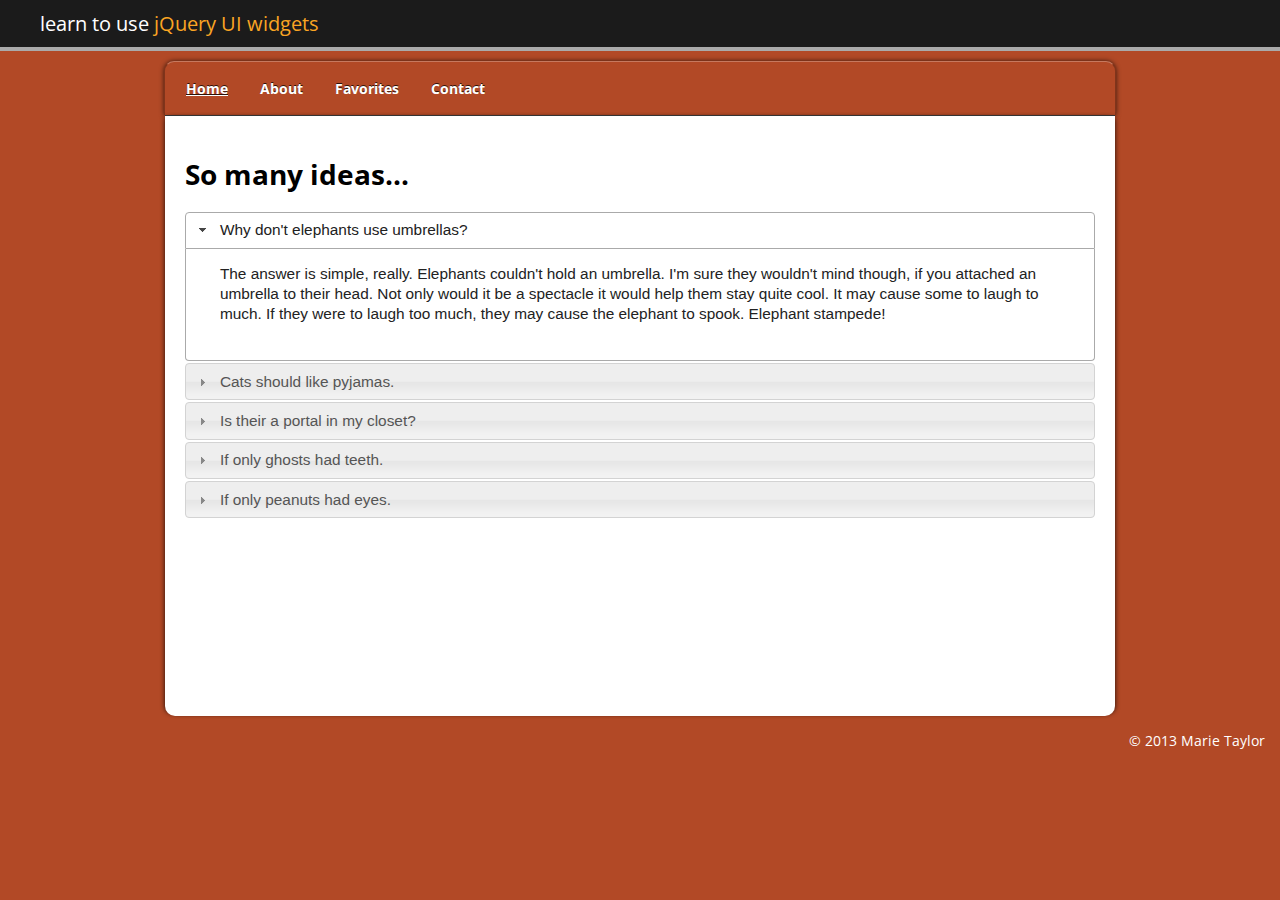
<file: Learn_jQuery_UI_Widgets_Complete/index.html>
<!DOCTYPE html>
<html>
	<head>
		<meta charset="UTF-8" />
		<meta name="description" content="Learn jQuery UI" />
		<meta name="keywords" content="HTML,CSS,jQuery UI" />
		<link href='http://fonts.googleapis.com/css?family=Open+Sans' rel='stylesheet' type='text/css' />
		<link rel="stylesheet" href="styles/style.css" />
		<link rel="stylesheet" href="styles/jquery-ui.css" />
		
		<script src="scripts/jquery.js"></script>
		<script src="scripts/jquery-ui.js"></script>
		
		 <script>
			$(function() {
			$( "#myFancyContent" ).accordion();
			});
		</script>
	</head>
	<body>
		<div class="headerWrapper">
			<div class="header">
				<div class="logo">learn to use <span class="jQueryOrange">jQuery UI widgets</span></div>
			</div>
		</div>
		<div class="menuWrapper">
			<div class="menu">
				<div class="menuItem selected">
					<a href="index.html">Home</a>
				</div>
				<div class="menuItem">
					<a href="about.html">About</a>
				</div>
				<div class="menuItem">
					<a href="favorites.html">Favorites</a>
				</div>
				<div class="menuItem last">
					<a href="contact.html">Contact</a>
				</div>
				<div class="clear"></div>
			</div>
		</div>
		<div class="contentWrapper">
			<div class="content">
			 <h1>So many ideas...</h1>			 
				 <div id="myFancyContent" class="special">
					 <h3>Why don't elephants use umbrellas?</h3>
					 <div>
						The answer is simple, really.  Elephants couldn't hold an umbrella.  
						I'm sure they wouldn't mind though, if you attached an umbrella to their head.  
						Not only would it be a spectacle it would help them stay quite cool.  
						It may cause some to laugh to much.  If they were to laugh too much, 
						they may cause the elephant to spook.  Elephant stampede!
					 </div>
					 <h3>Cats should like pyjamas.</h3>
					 <div>
						Unfortunately, cats don't like pyjamas.  They feel humiliated by being dressed up 
						in clothing.  But pyjamas are quite wonderful.  If only they would realize how wonderful
						it is to be cosy and warm in pyjamas.  Sure, they have fur and all, but that's not the 
						best thing about pyjamas.  One night you could wear robot pyjamas, and the next skull 
						pyjamas.  I'd like to see a cat try and make robots in their fur.  
					 </div>
					 <h3>Is their a portal in my closet?</h3>
					 <div>
						I ask myself this question every night when I go to bed.  Some would say, no, there is 
						no portal in your closet.  Maybe there isn't right now.  But let's not rule out the 
						possibility.  I could be sleeping one night and BAM! a portal shows up in my closet.  
						Imagine the things that could come through that portal.  Aliens, monsters, or even lost 
						socks might appear!
					 </div>
					 <h3>If only ghosts had teeth.</h3>
					 <div>
						I often think about the sad way that ghosts live their lives.  Being transparent and 
						misty like prevents them from enjoying the sensation of eating that we living folks take
						for granted.  Perhaps one day scientists will invent a way for ghosts to have teeth.
					 </div>
					 <h3>If only peanuts had eyes.</h3>
					 <div>
						If peanuts had eyes they could live such better lives.  Right now, millions of peanuts 
						are sitting around blind an unable to experience vision.  If peanuts had eyes they could
						live such wonderful lives.  Also, they could watch their last moments on earth as they 
						are eaten by humans and elephants.  Elephants with umbrellas.
					 </div>	
				</div>
			</div>
		</div>
		<div class="footerWrapper">
			<div class="footer">
			&copy; 2013 Marie Taylor 
			</div>
		</div>
	</body>
</html>
</file>
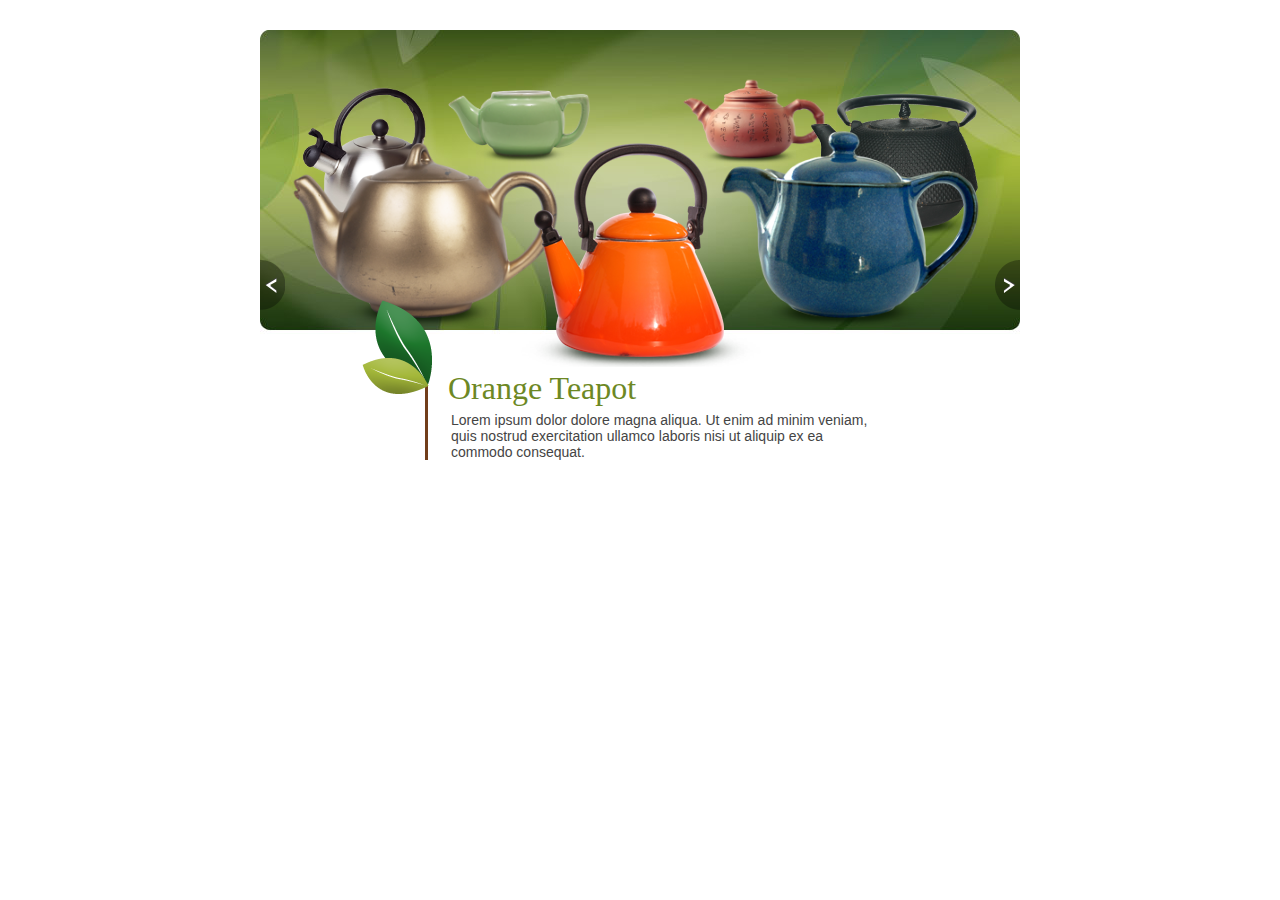
<file: jquery carousel/4-Final-Project/index.html>
<!DOCTYPE html PUBLIC "-//W3C//DTD XHTML 1.0 Transitional//EN" "http://www.w3.org/TR/xhtml1/DTD/xhtml1-transitional.dtd">
<html xmlns="http://www.w3.org/1999/xhtml">
	<head>
		<meta http-equiv="Content-Type" content="text/html; charset=UTF-8" />
		<title>Interactive Rotating Carousel</title>
		<link rel="stylesheet" type="text/css" href="includes/carousel.css" />
		<script type="text/javascript" src="includes/jquery-1.6.min.js"></script>
		<script type="text/javascript" src="includes/jquery.roundabout.min.js"></script>
		<script type="text/javascript" src="includes/carousel.js"></script>
	</head>
	<body>
		
		<!-- Carousel -->
		<div class="my_carousel">
			<!-- Carousel Containter -->
			<div class="carousel_container">
				<div id="carousel"></div>
				<img class="nextItem" src="images/arrow_left.png"/>
				<img class="prevItem" src="images/arrow_right.png"/>
			</div>
			
			<!-- Caption Container -->
			<div class="caption_container">
				<div id="captions"></div>
			</div>
			
			<img class="leaves" src="images/leaves.png"/>
			
			<!-- Carousel Data -->
			<div class="carousel_data">
				
				<!-- begin items -->

				<!-- Item -->
				<div class="carousel_item">
					<div class="image">
						<img src="images/teapots_green.png" alt="teapot_green" />
					</div>
					<div class="caption">
						<h2>Green Teapot</h2>
						<p>Duis aute irure dolor in reprehenderit in voluptate cat.</p>
					</div>
				</div>
				
				<!-- Item -->
				<div class="carousel_item">
					<div class="image">
						<img src="images/teapots_steel.png" alt="teapot_steel" />
					</div>
					<div class="caption">
						<h2>Steel Teapot</h2>
						<p>Voluptate velit esse cillum dolore eu fugiat nulla pariatur ollit anim id est laborum ipsum dolor sit amet consectetur adipisicing.</p>
					</div>
				</div>
				
				<!-- Item -->
				<div class="carousel_item">
					<div class="image">
						<img src="images/teapots_gold.png" alt="teapot_gold" />
					</div>
					<div class="caption">
						<h2>Golden Teapot</h2>
						<p>Excepteur sint occaecat cupidatat non proident, sunt in culpa qui officia deserunt mollit.</p>
					</div>
				</div>			
				
				<!-- Item -->
				<div class="carousel_item">
					<div class="image">
						<img src="images/teapots_orange.png" alt="teapot_orange" />
					</div>
					<div class="caption">
						<h2>Orange Teapot</h2>
						<p>Lorem ipsum dolor dolore magna aliqua. Ut enim ad minim veniam, quis nostrud exercitation ullamco laboris nisi ut aliquip ex ea commodo consequat.</p>
					</div>
				</div>
				
				<!-- Item -->
				<div class="carousel_item">
					<div class="image">
						<img src="images/teapots_blue.png" alt="teapot_blue" />
					</div>
					<div class="caption">
						<h2>Blue Teapot</h2>
						<p>Ut enim ad minim veniam, quis nostrud exercitation ullamco laboris nisi ut aliquip ex ea commodo consequat. Duis aute irure dolor in reprehender. Lorem ipsum dolor sit amet consectetur adipisicing elit sed do eiusmod tempor incididunt nostrud exercitation ullamco laboris ullamco laboris nisi ut aliquip ex ea commodo consequat.</p>
					</div>
				</div>
				
				<!-- Item -->
				<div class="carousel_item">
					<div class="image">
						<img src="images/teapots_iron.png" alt="teapot_iron" />
					</div>
					<div class="caption">
						<h2>Iron Teapot</h2>
						<p>Ut labore et dolore magna aliqua. Ut enim ad minim veniam, quis nostrud exercitation ullamco laboris nisi ut aliquip ex ea commodo consequat. Duis aute irure dolor in reprehender.</p>
					</div>
				</div>
								
				<!-- Item -->
				<div class="carousel_item">
					<div class="image">
						<img src="images/teapots_clay.png" alt="teapot_clay" />
					</div>
					<div class="caption">
						<h2>Clay Teapot</h2>
						<p>Duis aute irure dolor in reprehender. Lorem ipsum dolor sit amet consectetur adipisicing elit sed do eiusmod tempor incididunt nostrud exercitation ullamco.</p>
					</div>
				</div>
				
				<!-- end items -->
				
			</div>			
		</div>
			
	</body>

</html>
</file>
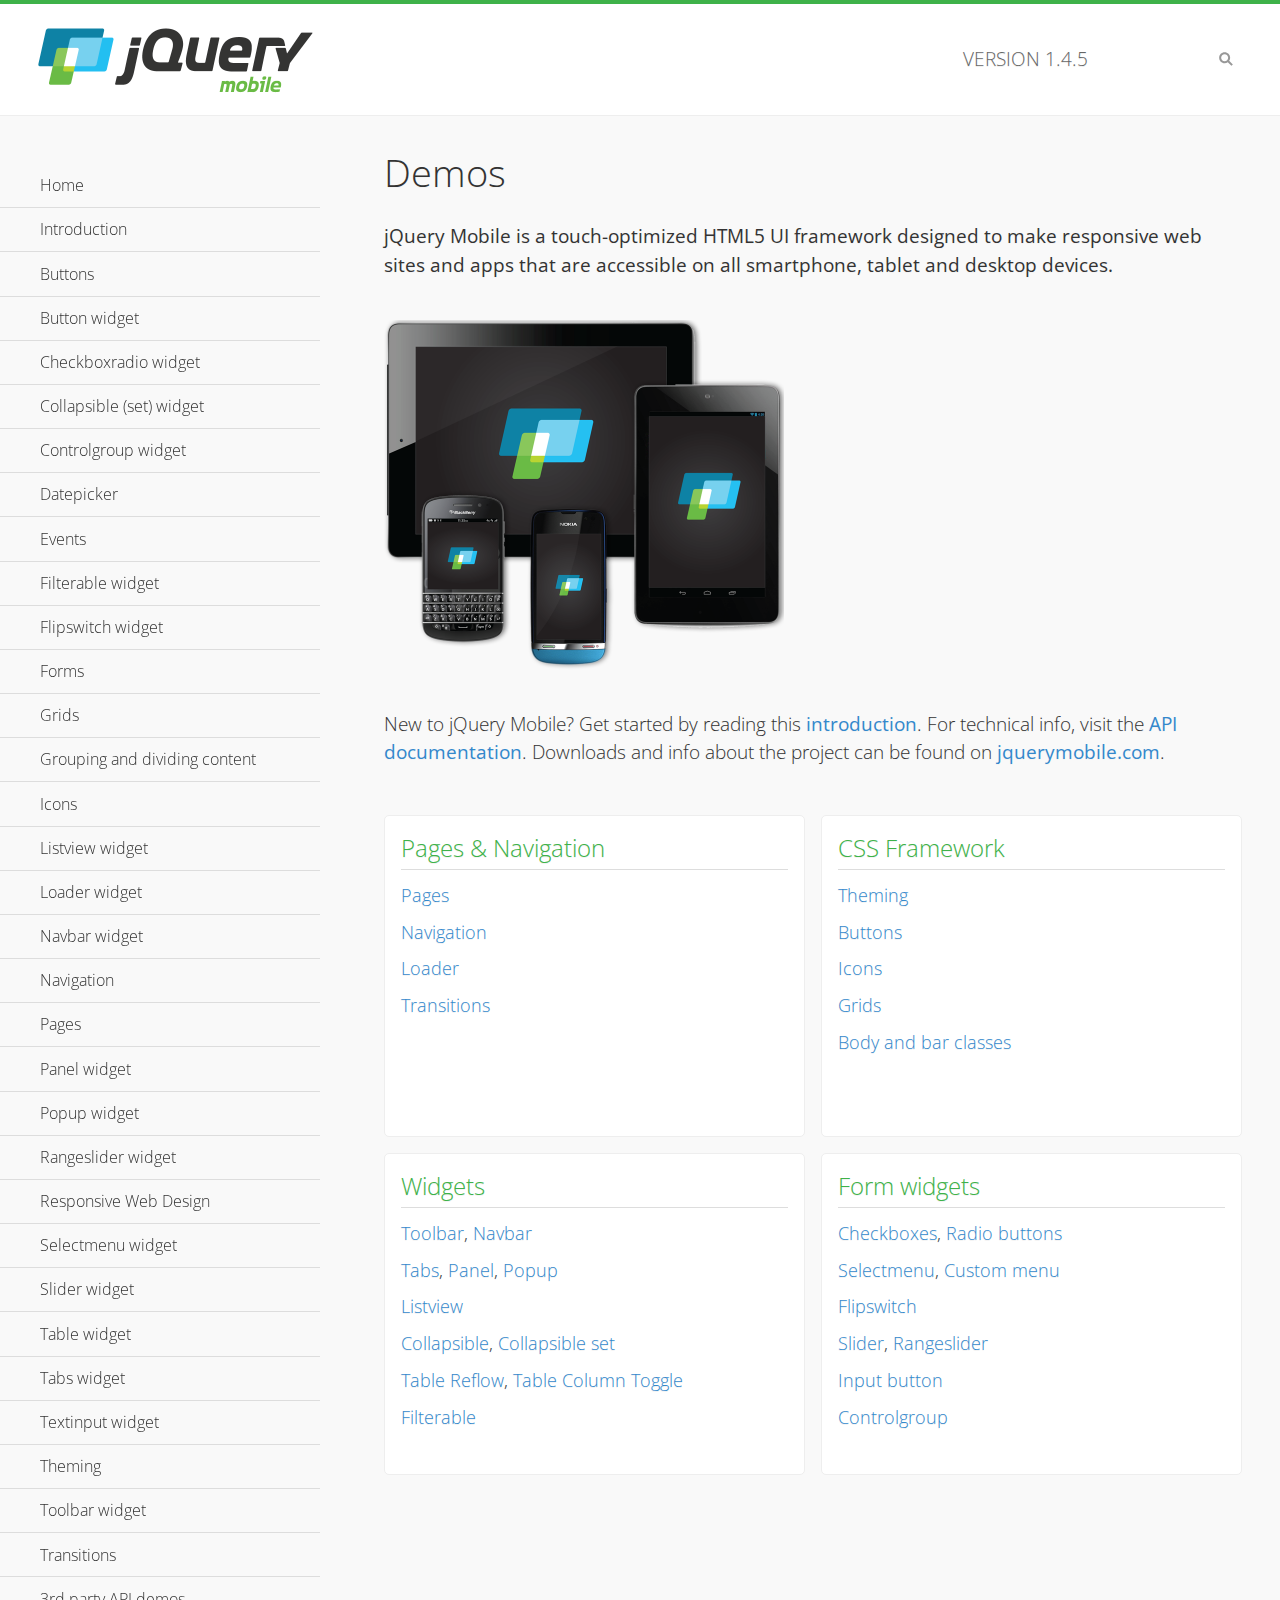
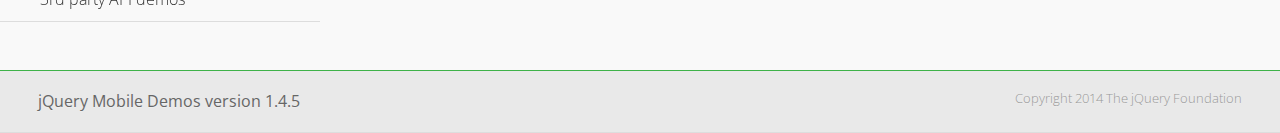
<file: jquerymobile/demos/index.html>
<!DOCTYPE html>
<html>
<head>
	<meta charset="utf-8">
	<meta name="viewport" content="width=device-width, initial-scale=1">
	<title>jQuery Mobile Demos</title>
	<link rel="shortcut icon" href="favicon.ico">
	<link rel="stylesheet" href="css/themes/default/jquery.mobile-1.4.5.min.css">
	<link rel="stylesheet" href="_assets/css/jqm-demos.css">
    <link rel="stylesheet" href="http://fonts.googleapis.com/css?family=Open+Sans:300,400,700">
	<script src="js/jquery.js"></script>
	<script src="_assets/js/index.js"></script>
	<script src="js/jquery.mobile-1.4.5.min.js"></script>
</head>
<body>
<div data-role="page" class="jqm-demos jqm-home">

	<div data-role="header" class="jqm-header">
		<h2><img src="_assets/img/jquery-logo.png" alt="jQuery Mobile"></h2>
		<p>Version <span class="jqm-version"></span></p>
		<a href="#" class="jqm-navmenu-link ui-btn ui-btn-icon-notext ui-corner-all ui-icon-bars ui-nodisc-icon ui-alt-icon ui-btn-left">Menu</a>
		<a href="#" class="jqm-search-link ui-btn ui-btn-icon-notext ui-corner-all ui-icon-search ui-nodisc-icon ui-alt-icon ui-btn-right">Search</a>
	</div><!-- /header -->

	<div role="main" class="ui-content jqm-content">

		<h1>Demos</h1>

		<p><strong>jQuery Mobile is a touch-optimized HTML5 UI framework designed to make responsive web sites and apps that are accessible on all smartphone, tablet and desktop devices.</strong></p>

		<img src="_assets/img/devices.png">

		<p>New to jQuery Mobile? Get started by reading this <a href="intro/" data-ajax="false">introduction</a>. For technical info, visit the <a href="http://api.jquerymobile.com" title="jQuery Mobile API documentation" target="_blank">API documentation</a>. Downloads and info about the project can be found on <a href="http://jquerymobile.com" title="jQuery Mobile web site" target="_blank">jquerymobile.com</a>.</p>

        <div class="ui-grid-a ui-responsive">
        	<div class="ui-block-a">
        		<div class="jqm-block-content">
        			<h3>Pages &amp; Navigation</h3>

        			<p><a href="pages/" data-ajax="false">Pages</a></p>
        			<p><a href="navigation/" data-ajax="false">Navigation</a></p>
        			<p><a href="loader/" data-ajax="false">Loader</a></p>
        			<p><a href="transitions/" data-ajax="false">Transitions</a></p>
        		</div>
        	</div>
        	<div class="ui-block-b">
        		<div class="jqm-block-content">
        			<h3>CSS Framework</h3>

        			<p><a href="theme-default/" data-ajax="false">Theming</a></p>
        			<p><a href="button-markup/" data-ajax="false">Buttons</a></p>
        			<p><a href="icons/" data-ajax="false">Icons</a></p>
        			<p><a href="grids/" data-ajax="false">Grids</a></p>
        			<p><a href="../body-bar-classes/" data-ajax="false">Body and bar classes</a></p>
        		</div>
        	</div>        	
        	<div class="ui-block-a">
        		<div class="jqm-block-content">
        			<h3>Widgets</h3>

        			<p><a href="toolbar/" data-ajax="false">Toolbar</a>, <a href="navbar/" data-ajax="false">Navbar</a></p>
        			<p><a href="tabs/" data-ajax="false">Tabs</a>, <a href="panel/" data-ajax="false">Panel</a>, <a href="popup/" data-ajax="false">Popup</a></p>
        			<p><a href="listview/" data-ajax="false">Listview</a></p>
        			<p><a href="collapsible/" data-ajax="false">Collapsible</a>, <a href="collapsibleset/" data-ajax="false">Collapsible set</a></p>
        			<p><a href="table-reflow/" data-ajax="false">Table Reflow</a>, <a href="table-column-toggle/" data-ajax="false">Table Column Toggle</a></p>
        			<p><a href="filterable/" data-ajax="false">Filterable</a></p>
        		</div>
        	</div>
        	<div class="ui-block-b">
        		<div class="jqm-block-content">
        			<h3>Form widgets</h3>

        			<p><a href="checkboxradio-checkbox/" data-ajax="false">Checkboxes</a>, <a href="checkboxradio-radio/" data-ajax="false">Radio buttons</a></p>
        			<p><a href="selectmenu/" data-ajax="false">Selectmenu</a>, <a href="selectmenu-custom/" data-ajax="false">Custom menu</a></p>
        			<p><a href="flipswitch/" data-ajax="false">Flipswitch</a></p>
        			<p><a href="slider/" data-ajax="false">Slider</a>, <a href="rangeslider/" data-ajax="false">Rangeslider</a></p>
        			<p><a href="button/" data-ajax="false">Input button</a></p>
        			<p><a href="controlgroup/" data-ajax="false">Controlgroup</a></p>
        		</div>
        	</div>
        </div>

	</div><!-- /content -->
<div data-role="panel" class="jqm-navmenu-panel" data-position="left" data-display="overlay" data-theme="a">
<ul class="jqm-list ui-alt-icon ui-nodisc-icon">
<li data-filtertext="demos homepage" data-icon="home"><a href=".././">Home</a></li>
<li data-filtertext="introduction overview getting started"><a href="../intro/" data-ajax="false">Introduction</a></li>
<li data-filtertext="buttons button markup buttonmarkup method anchor link button element"><a href="../button-markup/" data-ajax="false">Buttons</a></li>
<li data-filtertext="form button widget input button submit reset"><a href="../button/" data-ajax="false">Button widget</a></li>
<li data-role="collapsible" data-enhanced="true" data-collapsed-icon="carat-d" data-expanded-icon="carat-u" data-iconpos="right" data-inset="false" class="ui-collapsible ui-collapsible-themed-content ui-collapsible-collapsed">
	<h3 class="ui-collapsible-heading ui-collapsible-heading-collapsed">
		<a href="#" class="ui-collapsible-heading-toggle ui-btn ui-btn-icon-right ui-btn-inherit ui-icon-carat-d">
		    Checkboxradio widget<span class="ui-collapsible-heading-status"> click to expand contents</span>
		</a>
	</h3>
	<div class="ui-collapsible-content ui-body-inherit ui-collapsible-content-collapsed" aria-hidden="true">
		<ul>
			<li data-filtertext="form checkboxradio widget checkbox input checkboxes controlgroups"><a href="../checkboxradio-checkbox/" data-ajax="false">Checkboxes</a></li>
			<li data-filtertext="form checkboxradio widget radio input radio buttons controlgroups"><a href="../checkboxradio-radio/" data-ajax="false">Radio buttons</a></li>
		</ul>
	</div>
</li>
<li data-role="collapsible" data-enhanced="true" data-collapsed-icon="carat-d" data-expanded-icon="carat-u" data-iconpos="right" data-inset="false" class="ui-collapsible ui-collapsible-themed-content ui-collapsible-collapsed">
	<h3 class="ui-collapsible-heading ui-collapsible-heading-collapsed">
		<a href="#" class="ui-collapsible-heading-toggle ui-btn ui-btn-icon-right ui-btn-inherit ui-icon-carat-d">
			Collapsible (set) widget<span class="ui-collapsible-heading-status"> click to expand contents</span>
		</a>
	</h3>
	<div class="ui-collapsible-content ui-body-inherit ui-collapsible-content-collapsed" aria-hidden="true">
		<ul>
			<li data-filtertext="collapsibles content formatting"><a href="../collapsible/" data-ajax="false">Collapsible</a></li>
			<li data-filtertext="dynamic collapsible set accordion append expand"><a href="../collapsible-dynamic/" data-ajax="false">Dynamic collapsibles</a></li>
			<li data-filtertext="accordions collapsible set widget content formatting grouped collapsibles"><a href="../collapsibleset/" data-ajax="false">Collapsible set</a></li>
		</ul>
	</div>
</li>
<li data-role="collapsible" data-enhanced="true" data-collapsed-icon="carat-d" data-expanded-icon="carat-u" data-iconpos="right" data-inset="false" class="ui-collapsible ui-collapsible-themed-content ui-collapsible-collapsed">
	<h3 class="ui-collapsible-heading ui-collapsible-heading-collapsed">
		<a href="#" class="ui-collapsible-heading-toggle ui-btn ui-btn-icon-right ui-btn-inherit ui-icon-carat-d">
			Controlgroup widget<span class="ui-collapsible-heading-status"> click to expand contents</span>
		</a>
	</h3>
	<div class="ui-collapsible-content ui-body-inherit ui-collapsible-content-collapsed" aria-hidden="true">
		<ul>
			<li data-filtertext="controlgroups selectmenu checkboxradio input grouped buttons horizontal vertical"><a href="../controlgroup/" data-ajax="false">Controlgroup</a></li>
			<li data-filtertext="dynamic controlgroup dynamically add buttons"><a href="../controlgroup-dynamic/" data-ajax="false">Dynamic controlgroups</a></li>
		</ul>
	</div>
</li>
<li data-filtertext="form datepicker widget date input"><a href="../datepicker/" data-ajax="false">Datepicker</a></li>
<li data-role="collapsible" data-enhanced="true" data-collapsed-icon="carat-d" data-expanded-icon="carat-u" data-iconpos="right" data-inset="false" class="ui-collapsible ui-collapsible-themed-content ui-collapsible-collapsed">
	<h3 class="ui-collapsible-heading ui-collapsible-heading-collapsed">
		<a href="#" class="ui-collapsible-heading-toggle ui-btn ui-btn-icon-right ui-btn-inherit ui-icon-carat-d">
			Events<span class="ui-collapsible-heading-status"> click to expand contents</span>
		</a>
	</h3>
	<div class="ui-collapsible-content ui-body-inherit ui-collapsible-content-collapsed" aria-hidden="true">
		<ul>
			<li data-filtertext="swipe to delete list items listviews swipe events"><a href="../swipe-list/" data-ajax="false">Swipe list items</a></li>
			<li data-filtertext="swipe to navigate swipe page navigation swipe events"><a href="../swipe-page/" data-ajax="false">Swipe page navigation</a></li>
		</ul>
	</div>
</li>
<li data-filtertext="filterable filter elements sorting searching listview table"><a href="../filterable/" data-ajax="false">Filterable widget</a></li>
<li data-filtertext="form flipswitch widget flip toggle switch binary select checkbox input"><a href="../flipswitch/" data-ajax="false">Flipswitch widget</a></li>
<li data-role="collapsible" data-enhanced="true" data-collapsed-icon="carat-d" data-expanded-icon="carat-u" data-iconpos="right" data-inset="false" class="ui-collapsible ui-collapsible-themed-content ui-collapsible-collapsed">
	<h3 class="ui-collapsible-heading ui-collapsible-heading-collapsed">
		<a href="#" class="ui-collapsible-heading-toggle ui-btn ui-btn-icon-right ui-btn-inherit ui-icon-carat-d">
			Forms<span class="ui-collapsible-heading-status"> click to expand contents</span>
		</a>
	</h3>
	<div class="ui-collapsible-content ui-body-inherit ui-collapsible-content-collapsed" aria-hidden="true">
		<ul>
			<li data-filtertext="forms text checkbox radio range button submit reset inputs selects textarea slider flipswitch label form elements"><a href="../forms/" data-ajax="false">Forms</a></li>
			<li data-filtertext="form hide labels hidden accessible ui-hidden-accessible forms"><a href="../forms-label-hidden-accessible/" data-ajax="false">Hide labels</a></li>
			<li data-filtertext="form field containers fieldcontain ui-field-contain forms"><a href="../forms-field-contain/" data-ajax="false">Field containers</a></li>
			<li data-filtertext="forms disabled form elements"><a href="../forms-disabled/" data-ajax="false">Forms disabled</a></li>
			<li data-filtertext="forms gallery examples overview forms text checkbox radio range button submit reset inputs selects textarea slider flipswitch label form elements"><a href="../forms-gallery/" data-ajax="false">Forms gallery</a></li>
		</ul>
	</div>
</li>
<li data-role="collapsible" data-enhanced="true" data-collapsed-icon="carat-d" data-expanded-icon="carat-u" data-iconpos="right" data-inset="false" class="ui-collapsible ui-collapsible-themed-content ui-collapsible-collapsed">
	<h3 class="ui-collapsible-heading ui-collapsible-heading-collapsed">
		<a href="#" class="ui-collapsible-heading-toggle ui-btn ui-btn-icon-right ui-btn-inherit ui-icon-carat-d">
			Grids<span class="ui-collapsible-heading-status"> click to expand contents</span>
		</a>
	</h3>
	<div class="ui-collapsible-content ui-body-inherit ui-collapsible-content-collapsed" aria-hidden="true">
		<ul>
			<li data-filtertext="grids columns blocks content formatting rwd responsive css framework"><a href="../grids/" data-ajax="false">Grids</a></li>
			<li data-filtertext="buttons in grids css framework"><a href="../grids-buttons/" data-ajax="false">Buttons in grids</a></li>
			<li data-filtertext="custom responsive grids rwd css framework"><a href="../grids-custom-responsive/" data-ajax="false">Custom responsive grids</a></li>
		</ul>
	</div>
</li>
<li data-filtertext="blocks content formatting sections heading"><a href="../body-bar-classes/" data-ajax="false">Grouping and dividing content</a></li>
<li data-role="collapsible" data-enhanced="true" data-collapsed-icon="carat-d" data-expanded-icon="carat-u" data-iconpos="right" data-inset="false" class="ui-collapsible ui-collapsible-themed-content ui-collapsible-collapsed">
	<h3 class="ui-collapsible-heading ui-collapsible-heading-collapsed">
		<a href="#" class="ui-collapsible-heading-toggle ui-btn ui-btn-icon-right ui-btn-inherit ui-icon-carat-d">
			Icons<span class="ui-collapsible-heading-status"> click to expand contents</span>
		</a>
	</h3>
	<div class="ui-collapsible-content ui-body-inherit ui-collapsible-content-collapsed" aria-hidden="true">
		<ul>
			<li data-filtertext="button icons svg disc alt custom icon position"><a href="../icons/" data-ajax="false">Icons</a></li>
			<li data-filtertext=""><a href="../icons-grunticon/" data-ajax="false">Grunticon loader</a></li>
		</ul>
	</div>
</li>
<li data-role="collapsible" data-enhanced="true" data-collapsed-icon="carat-d" data-expanded-icon="carat-u" data-iconpos="right" data-inset="false" class="ui-collapsible ui-collapsible-themed-content ui-collapsible-collapsed">
	<h3 class="ui-collapsible-heading ui-collapsible-heading-collapsed">
		<a href="#" class="ui-collapsible-heading-toggle ui-btn ui-btn-icon-right ui-btn-inherit ui-icon-carat-d">
			Listview widget<span class="ui-collapsible-heading-status"> click to expand contents</span>
		</a>
	</h3>
	<div class="ui-collapsible-content ui-body-inherit ui-collapsible-content-collapsed" aria-hidden="true">
		<ul>
			<li data-filtertext="listview widget thumbnails icons nested split button collapsible ul ol"><a href="../listview/" data-ajax="false">Listview</a></li>
			<li data-filtertext="autocomplete filterable reveal listview filtertextbeforefilter placeholder"><a href="../listview-autocomplete/" data-ajax="false">Listview autocomplete</a></li>
			<li data-filtertext="autocomplete filterable reveal listview remote data filtertextbeforefilter placeholder"><a href="../listview-autocomplete-remote/" data-ajax="false">Listview autocomplete remote data</a></li>
			<li data-filtertext="autodividers anchor jump scroll linkbars listview lists ul ol"><a href="../listview-autodividers-linkbar/" data-ajax="false">Listview autodividers linkbar</a></li>
			<li data-filtertext="listview autodividers selector autodividersselector lists ul ol"><a href="../listview-autodividers-selector/" data-ajax="false">Listview autodividers selector</a></li>
			<li data-filtertext="listview nested list items"><a href="../listview-nested-lists/" data-ajax="false">Nested Listviews</a></li>
			<li data-filtertext="listview collapsible list items flat"><a href="../listview-collapsible-item-flat/" data-ajax="false">Listview collapsible list items (flat)</a></li>
			<li data-filtertext="listview collapsible list indented"><a href="../listview-collapsible-item-indented/" data-ajax="false">Listview collapsible list items (indented)</a></li>
			<li data-filtertext="grid listview responsive grids responsive listviews lists ul"><a href="../listview-grid/" data-ajax="false">Listview responsive grid</a></li>
		</ul>
	</div>
</li>
<li data-filtertext="loader widget page loading navigation overlay spinner"><a href="../loader/" data-ajax="false">Loader widget</a></li>
<li data-filtertext="navbar widget navmenu toolbars header footer"><a href="../navbar/" data-ajax="false">Navbar widget</a></li>
<li data-role="collapsible" data-enhanced="true" data-collapsed-icon="carat-d" data-expanded-icon="carat-u" data-iconpos="right" data-inset="false" class="ui-collapsible ui-collapsible-themed-content ui-collapsible-collapsed">
	<h3 class="ui-collapsible-heading ui-collapsible-heading-collapsed">
		<a href="#" class="ui-collapsible-heading-toggle ui-btn ui-btn-icon-right ui-btn-inherit ui-icon-carat-d">
			Navigation<span class="ui-collapsible-heading-status"> click to expand contents</span>
		</a>
	</h3>
	<div class="ui-collapsible-content ui-body-inherit ui-collapsible-content-collapsed" aria-hidden="true">
		<ul>
			<li data-filtertext="ajax navigation navigate widget history event method"><a href="../navigation/" data-ajax="false">Navigation</a></li>
			<li data-filtertext="linking pages page links navigation ajax prefetch cache"><a href="../navigation-linking-pages/" data-ajax="false">Linking pages</a></li>
			<!-- <li data-filtertext="php redirect server redirection server-side navigation"><a href="../navigation-php-redirect/" data-ajax="false">PHP redirect demo</a></li>-->
			<li data-filtertext="navigation redirection hash query"><a href="../navigation-hash-processing/" data-ajax="false">Hash processing demo</a></li>
			<li data-filtertext="navigation redirection hash query"><a href="../page-events/" data-ajax="false">Page Navigation Events</a></li>
		</ul>
	</div>
</li>
<li data-role="collapsible" data-enhanced="true" data-collapsed-icon="carat-d" data-expanded-icon="carat-u" data-iconpos="right" data-inset="false" class="ui-collapsible ui-collapsible-themed-content ui-collapsible-collapsed">
	<h3 class="ui-collapsible-heading ui-collapsible-heading-collapsed">
		<a href="#" class="ui-collapsible-heading-toggle ui-btn ui-btn-icon-right ui-btn-inherit ui-icon-carat-d">
			Pages<span class="ui-collapsible-heading-status"> click to expand contents</span>
		</a>
	</h3>
	<div class="ui-collapsible-content ui-body-inherit ui-collapsible-content-collapsed" aria-hidden="true">
		<ul>
			<li data-filtertext="pages page widget ajax navigation"><a href="../pages/" data-ajax="false">Pages</a></li>
			<li data-filtertext="single page"><a href="../pages-single-page/" data-ajax="false">Single page</a></li>
			<li data-filtertext="multipage multi-page page"><a href="../pages-multi-page/" data-ajax="false">Multi-page template</a></li>
			<li data-filtertext="dialog page widget modal popup"><a href="../pages-dialog/" data-ajax="false">Dialog page</a></li>
		</ul>
	</div>
</li>
<li data-role="collapsible" data-enhanced="true" data-collapsed-icon="carat-d" data-expanded-icon="carat-u" data-iconpos="right" data-inset="false" class="ui-collapsible ui-collapsible-themed-content ui-collapsible-collapsed">
	<h3 class="ui-collapsible-heading ui-collapsible-heading-collapsed">
		<a href="#" class="ui-collapsible-heading-toggle ui-btn ui-btn-icon-right ui-btn-inherit ui-icon-carat-d">
			Panel widget<span class="ui-collapsible-heading-status"> click to expand contents</span>
		</a>
	</h3>
	<div class="ui-collapsible-content ui-body-inherit ui-collapsible-content-collapsed" aria-hidden="true">
		<ul>
			<li data-filtertext="panel widget sliding panels reveal push overlay responsive"><a href="../panel/" data-ajax="false">Panel</a></li>
			<li data-filtertext=""><a href="../panel-external/" data-ajax="false">External panels</a></li>
			<li data-filtertext="panel "><a href="../panel-fixed/" data-ajax="false">Fixed panels</a></li>
			<li data-filtertext="panel slide panels sliding panels shadow rwd responsive breakpoint"><a href="../panel-responsive/" data-ajax="false">Panels responsive</a></li>
			<li data-filtertext="panel custom style custom panel width reveal shadow listview panel styling page background wrapper"><a href="../panel-styling/" data-ajax="false">Custom panel style</a></li>
			<li data-filtertext="panel open on swipe"><a href="../panel-swipe-open/" data-ajax="false">Panel open on swipe</a></li>
			<li data-filtertext="panels outside page internal external toolbars"><a href="../panel-external-internal/" data-ajax="false">Panel external and internal</a></li>
		</ul>
	</div>
</li>
<li data-role="collapsible" data-enhanced="true" data-collapsed-icon="carat-d" data-expanded-icon="carat-u" data-iconpos="right" data-inset="false" class="ui-collapsible ui-collapsible-themed-content ui-collapsible-collapsed">
	<h3 class="ui-collapsible-heading ui-collapsible-heading-collapsed">
		<a href="#" class="ui-collapsible-heading-toggle ui-btn ui-btn-icon-right ui-btn-inherit ui-icon-carat-d">
			Popup widget<span class="ui-collapsible-heading-status"> click to expand contents</span>
		</a>
	</h3>
	<div class="ui-collapsible-content ui-body-inherit ui-collapsible-content-collapsed" aria-hidden="true">
		<ul>
			<li data-filtertext="popup widget popups dialog modal transition tooltip lightbox form overlay screen flip pop fade transition"><a href="../popup/" data-ajax="false">Popup</a></li>
			<li data-filtertext="popup alignment position"><a href="../popup-alignment/" data-ajax="false">Popup alignment</a></li>
			<li data-filtertext="popup arrow size popups popover"><a href="../popup-arrow-size/" data-ajax="false">Popup arrow size</a></li>
			<li data-filtertext="dynamic popups popup images lightbox"><a href="../popup-dynamic/" data-ajax="false">Dynamic popups</a></li>
			<li data-filtertext="popups with iframes scaling"><a href="../popup-iframe/" data-ajax="false">Popups with iframes</a></li>
			<li data-filtertext="popup image scaling"><a href="../popup-image-scaling/" data-ajax="false">Popup image scaling</a></li>
			<li data-filtertext="external popup outside multi-page"><a href="../popup-outside-multipage/" data-ajax="false">Popup outside multi-page</a></li>
		</ul>
	</div>
</li>
<li data-filtertext="form rangeslider widget dual sliders dual handle sliders range input"><a href="../rangeslider/" data-ajax="false">Rangeslider widget</a></li>
<li data-filtertext="responsive web design rwd adaptive progressive enhancement PE accessible mobile breakpoints media query media queries"><a href="../rwd/" data-ajax="false">Responsive Web Design</a></li>
<li data-role="collapsible" data-enhanced="true" data-collapsed-icon="carat-d" data-expanded-icon="carat-u" data-iconpos="right" data-inset="false" class="ui-collapsible ui-collapsible-themed-content ui-collapsible-collapsed">
	<h3 class="ui-collapsible-heading ui-collapsible-heading-collapsed">
		<a href="#" class="ui-collapsible-heading-toggle ui-btn ui-btn-icon-right ui-btn-inherit ui-icon-carat-d">
			Selectmenu widget<span class="ui-collapsible-heading-status"> click to expand contents</span>
		</a>
	</h3>
	<div class="ui-collapsible-content ui-body-inherit ui-collapsible-content-collapsed" aria-hidden="true">
		<ul>
			<li data-filtertext="form selectmenu widget select input custom select menu selects"><a href="../selectmenu/" data-ajax="false">Selectmenu</a></li>
			<li data-filtertext="form custom select menu selectmenu widget custom menu option optgroup multiple selects"><a href="../selectmenu-custom/" data-ajax="false">Custom select menu</a></li>
			<li data-filtertext="filterable select filter popup dialog"><a href="../selectmenu-custom-filter/" data-ajax="false">Custom select menu with filter</a></li>
		</ul>
	</div>
</li>
<li data-role="collapsible" data-enhanced="true" data-collapsed-icon="carat-d" data-expanded-icon="carat-u" data-iconpos="right" data-inset="false" class="ui-collapsible ui-collapsible-themed-content ui-collapsible-collapsed">
	<h3 class="ui-collapsible-heading ui-collapsible-heading-collapsed">
		<a href="#" class="ui-collapsible-heading-toggle ui-btn ui-btn-icon-right ui-btn-inherit ui-icon-carat-d">
			Slider widget<span class="ui-collapsible-heading-status"> click to expand contents</span>
		</a>
	</h3>
	<div class="ui-collapsible-content ui-body-inherit ui-collapsible-content-collapsed" aria-hidden="true">
		<ul>
			<li data-filtertext="form slider widget range input single sliders"><a href="../slider/" data-ajax="false">Slider</a></li>
			<li data-filtertext="form slider widget flipswitch slider binary select flip toggle switch"><a href="../slider-flipswitch/" data-ajax="false">Slider flip toggle switch</a></li>
			<li data-filtertext="form slider tooltip handle value input range sliders"><a href="../slider-tooltip/" data-ajax="false">Slider tooltip</a></li>
		</ul>
	</div>
</li>
<li data-role="collapsible" data-enhanced="true" data-collapsed-icon="carat-d" data-expanded-icon="carat-u" data-iconpos="right" data-inset="false" class="ui-collapsible ui-collapsible-themed-content ui-collapsible-collapsed">
	<h3 class="ui-collapsible-heading ui-collapsible-heading-collapsed">
		<a href="#" class="ui-collapsible-heading-toggle ui-btn ui-btn-icon-right ui-btn-inherit ui-icon-carat-d">
			Table widget<span class="ui-collapsible-heading-status"> click to expand contents</span>
		</a>
	</h3>
	<div class="ui-collapsible-content ui-body-inherit ui-collapsible-content-collapsed" aria-hidden="true">
		<ul>
			<li data-filtertext="table widget reflow column toggle th td responsive tables rwd hide show tabular"><a href="../table-column-toggle/" data-ajax="false">Table Column Toggle</a></li>
			<li data-filtertext="table column toggle phone comparison demo"><a href="../table-column-toggle-example/" data-ajax="false">Table Column Toggle demo</a></li>
			<li data-filtertext="responsive tables table column toggle heading groups rwd breakpoint"><a href="../table-column-toggle-heading-groups/" data-ajax="false">Table Column Toggle heading groups</a></li>
			<li data-filtertext="responsive tables table column toggle hide rwd breakpoint customization options"><a href="../table-column-toggle-options/" data-ajax="false">Table Column Toggle options</a></li>
			<li data-filtertext="table reflow th td responsive rwd columns tabular"><a href="../table-reflow/" data-ajax="false">Table Reflow</a></li>
			<li data-filtertext="responsive tables table reflow heading groups rwd breakpoint"><a href="../table-reflow-heading-groups/" data-ajax="false">Table Reflow heading groups</a></li>
			<li data-filtertext="responsive tables table reflow stripes strokes table style"><a href="../table-reflow-stripes-strokes/" data-ajax="false">Table Reflow stripes and strokes</a></li>
			<li data-filtertext="responsive tables table reflow stack custom styles"><a href="../table-reflow-styling/" data-ajax="false">Table Reflow custom styles</a></li>
		</ul>
	</div>
</li>
<li data-filtertext="ui tabs widget"><a href="../tabs/" data-ajax="false">Tabs widget</a></li>
<li data-filtertext="form textinput widget text input textarea number date time tel email file color password"><a href="../textinput/" data-ajax="false">Textinput widget</a></li>
<li data-role="collapsible" data-enhanced="true" data-collapsed-icon="carat-d" data-expanded-icon="carat-u" data-iconpos="right" data-inset="false" class="ui-collapsible ui-collapsible-themed-content ui-collapsible-collapsed">
	<h3 class="ui-collapsible-heading ui-collapsible-heading-collapsed">
		<a href="#" class="ui-collapsible-heading-toggle ui-btn ui-btn-icon-right ui-btn-inherit ui-icon-carat-d">
			Theming<span class="ui-collapsible-heading-status"> click to expand contents</span>
		</a>
	</h3>
	<div class="ui-collapsible-content ui-body-inherit ui-collapsible-content-collapsed" aria-hidden="true">
		<ul>
			<li data-filtertext="default theme swatches theming style css"><a href="../theme-default/" data-ajax="false">Default theme</a></li>
			<li data-filtertext="classic theme old theme swatches theming style css"><a href="../theme-classic/" data-ajax="false">Classic theme</a></li>
		</ul>
	</div>
</li>
<li data-role="collapsible" data-enhanced="true" data-collapsed-icon="carat-d" data-expanded-icon="carat-u" data-iconpos="right" data-inset="false" class="ui-collapsible ui-collapsible-themed-content ui-collapsible-collapsed">
	<h3 class="ui-collapsible-heading ui-collapsible-heading-collapsed">
		<a href="#" class="ui-collapsible-heading-toggle ui-btn ui-btn-icon-right ui-btn-inherit ui-icon-carat-d">
			Toolbar widget<span class="ui-collapsible-heading-status"> click to expand contents</span>
		</a>
	</h3>
	<div class="ui-collapsible-content ui-body-inherit ui-collapsible-content-collapsed" aria-hidden="true">
		<ul>
			<li data-filtertext="toolbar widget header footer toolbars fixed fullscreen external sections"><a href="../toolbar/" data-ajax="false">Toolbar</a></li>
			<li data-filtertext="dynamic toolbars dynamically add toolbar header footer"><a href="../toolbar-dynamic/" data-ajax="false">Dynamic toolbars</a></li>
			<li data-filtertext="external toolbars header footer"><a href="../toolbar-external/" data-ajax="false">External toolbars</a></li>
			<li data-filtertext="fixed toolbars header footer"><a href="../toolbar-fixed/" data-ajax="false">Fixed toolbars</a></li>
			<li data-filtertext="fixed fullscreen toolbars header footer"><a href="../toolbar-fixed-fullscreen/" data-ajax="false">Fullscreen toolbars</a></li>
			<li data-filtertext="external fixed toolbars header footer"><a href="../toolbar-fixed-external/" data-ajax="false">Fixed external toolbars</a></li>
			<li data-filtertext="external persistent toolbars header footer navbar navmenu"><a href="../toolbar-fixed-persistent/" data-ajax="false">Persistent toolbars</a></li>
			<li data-filtertext="external ajax optimized toolbars persistent toolbars header footer navbar"><a href="../toolbar-fixed-persistent-optimized/" data-ajax="false">Ajax optimized toolbars</a></li>
			<li data-filtertext="form in toolbars header footer"><a href="../toolbar-fixed-forms/" data-ajax="false">Form in toolbar</a></li>
		</ul>
	</div>
</li>
<li data-filtertext="page transitions animated pages popup navigation flip slide fade pop"><a href="../transitions/" data-ajax="false">Transitions</a></li>
<li data-role="collapsible" data-enhanced="true" data-collapsed-icon="carat-d" data-expanded-icon="carat-u" data-iconpos="right" data-inset="false" class="ui-collapsible ui-collapsible-themed-content ui-collapsible-collapsed">
	<h3 class="ui-collapsible-heading ui-collapsible-heading-collapsed">
		<a href="#" class="ui-collapsible-heading-toggle ui-btn ui-btn-icon-right ui-btn-inherit ui-icon-carat-d">
			3rd party API demos<span class="ui-collapsible-heading-status"> click to expand contents</span>
		</a>
	</h3>
	<div class="ui-collapsible-content ui-body-inherit ui-collapsible-content-collapsed" aria-hidden="true">
		<ul>
			<li data-filtertext="backbone requirejs navigation router"><a href="../backbone-requirejs/" data-ajax="false">Backbone RequireJS</a></li>
			<li data-filtertext="google maps geolocation demo"><a href="../map-geolocation/" data-ajax="false">Google Maps geolocation</a></li>
			<li data-filtertext="google maps hybrid"><a href="../map-list-toggle/" data-ajax="false">Google Maps list toggle</a></li>
		</ul>
	</div>
</li>



		     </ul>
		</div><!-- /panel -->


	<div data-role="footer" data-position="fixed" data-tap-toggle="false" class="jqm-footer">
		<p>jQuery Mobile Demos version <span class="jqm-version"></span></p>
		<p>Copyright 2014 The jQuery Foundation</p>
	</div><!-- /footer -->
	<!-- TODO: This should become an external panel so we can add input to markup (unique ID) -->
    <div data-role="panel" class="jqm-search-panel" data-position="right" data-display="overlay" data-theme="a">
		<div class="jqm-search">
			<ul class="jqm-list" data-filter-placeholder="Search demos..." data-filter-reveal="true">
<li data-filtertext="demos homepage" data-icon="home"><a href=".././">Home</a></li>
<li data-filtertext="introduction overview getting started"><a href="../intro/" data-ajax="false">Introduction</a></li>
<li data-filtertext="buttons button markup buttonmarkup method anchor link button element"><a href="../button-markup/" data-ajax="false">Buttons</a></li>
<li data-filtertext="form button widget input button submit reset"><a href="../button/" data-ajax="false">Button widget</a></li>
<li data-role="collapsible" data-enhanced="true" data-collapsed-icon="carat-d" data-expanded-icon="carat-u" data-iconpos="right" data-inset="false" class="ui-collapsible ui-collapsible-themed-content ui-collapsible-collapsed">
	<h3 class="ui-collapsible-heading ui-collapsible-heading-collapsed">
		<a href="#" class="ui-collapsible-heading-toggle ui-btn ui-btn-icon-right ui-btn-inherit ui-icon-carat-d">
		    Checkboxradio widget<span class="ui-collapsible-heading-status"> click to expand contents</span>
		</a>
	</h3>
	<div class="ui-collapsible-content ui-body-inherit ui-collapsible-content-collapsed" aria-hidden="true">
		<ul>
			<li data-filtertext="form checkboxradio widget checkbox input checkboxes controlgroups"><a href="../checkboxradio-checkbox/" data-ajax="false">Checkboxes</a></li>
			<li data-filtertext="form checkboxradio widget radio input radio buttons controlgroups"><a href="../checkboxradio-radio/" data-ajax="false">Radio buttons</a></li>
		</ul>
	</div>
</li>
<li data-role="collapsible" data-enhanced="true" data-collapsed-icon="carat-d" data-expanded-icon="carat-u" data-iconpos="right" data-inset="false" class="ui-collapsible ui-collapsible-themed-content ui-collapsible-collapsed">
	<h3 class="ui-collapsible-heading ui-collapsible-heading-collapsed">
		<a href="#" class="ui-collapsible-heading-toggle ui-btn ui-btn-icon-right ui-btn-inherit ui-icon-carat-d">
			Collapsible (set) widget<span class="ui-collapsible-heading-status"> click to expand contents</span>
		</a>
	</h3>
	<div class="ui-collapsible-content ui-body-inherit ui-collapsible-content-collapsed" aria-hidden="true">
		<ul>
			<li data-filtertext="collapsibles content formatting"><a href="../collapsible/" data-ajax="false">Collapsible</a></li>
			<li data-filtertext="dynamic collapsible set accordion append expand"><a href="../collapsible-dynamic/" data-ajax="false">Dynamic collapsibles</a></li>
			<li data-filtertext="accordions collapsible set widget content formatting grouped collapsibles"><a href="../collapsibleset/" data-ajax="false">Collapsible set</a></li>
		</ul>
	</div>
</li>
<li data-role="collapsible" data-enhanced="true" data-collapsed-icon="carat-d" data-expanded-icon="carat-u" data-iconpos="right" data-inset="false" class="ui-collapsible ui-collapsible-themed-content ui-collapsible-collapsed">
	<h3 class="ui-collapsible-heading ui-collapsible-heading-collapsed">
		<a href="#" class="ui-collapsible-heading-toggle ui-btn ui-btn-icon-right ui-btn-inherit ui-icon-carat-d">
			Controlgroup widget<span class="ui-collapsible-heading-status"> click to expand contents</span>
		</a>
	</h3>
	<div class="ui-collapsible-content ui-body-inherit ui-collapsible-content-collapsed" aria-hidden="true">
		<ul>
			<li data-filtertext="controlgroups selectmenu checkboxradio input grouped buttons horizontal vertical"><a href="../controlgroup/" data-ajax="false">Controlgroup</a></li>
			<li data-filtertext="dynamic controlgroup dynamically add buttons"><a href="../controlgroup-dynamic/" data-ajax="false">Dynamic controlgroups</a></li>
		</ul>
	</div>
</li>
<li data-filtertext="form datepicker widget date input"><a href="../datepicker/" data-ajax="false">Datepicker</a></li>
<li data-role="collapsible" data-enhanced="true" data-collapsed-icon="carat-d" data-expanded-icon="carat-u" data-iconpos="right" data-inset="false" class="ui-collapsible ui-collapsible-themed-content ui-collapsible-collapsed">
	<h3 class="ui-collapsible-heading ui-collapsible-heading-collapsed">
		<a href="#" class="ui-collapsible-heading-toggle ui-btn ui-btn-icon-right ui-btn-inherit ui-icon-carat-d">
			Events<span class="ui-collapsible-heading-status"> click to expand contents</span>
		</a>
	</h3>
	<div class="ui-collapsible-content ui-body-inherit ui-collapsible-content-collapsed" aria-hidden="true">
		<ul>
			<li data-filtertext="swipe to delete list items listviews swipe events"><a href="../swipe-list/" data-ajax="false">Swipe list items</a></li>
			<li data-filtertext="swipe to navigate swipe page navigation swipe events"><a href="../swipe-page/" data-ajax="false">Swipe page navigation</a></li>
		</ul>
	</div>
</li>
<li data-filtertext="filterable filter elements sorting searching listview table"><a href="../filterable/" data-ajax="false">Filterable widget</a></li>
<li data-filtertext="form flipswitch widget flip toggle switch binary select checkbox input"><a href="../flipswitch/" data-ajax="false">Flipswitch widget</a></li>
<li data-role="collapsible" data-enhanced="true" data-collapsed-icon="carat-d" data-expanded-icon="carat-u" data-iconpos="right" data-inset="false" class="ui-collapsible ui-collapsible-themed-content ui-collapsible-collapsed">
	<h3 class="ui-collapsible-heading ui-collapsible-heading-collapsed">
		<a href="#" class="ui-collapsible-heading-toggle ui-btn ui-btn-icon-right ui-btn-inherit ui-icon-carat-d">
			Forms<span class="ui-collapsible-heading-status"> click to expand contents</span>
		</a>
	</h3>
	<div class="ui-collapsible-content ui-body-inherit ui-collapsible-content-collapsed" aria-hidden="true">
		<ul>
			<li data-filtertext="forms text checkbox radio range button submit reset inputs selects textarea slider flipswitch label form elements"><a href="../forms/" data-ajax="false">Forms</a></li>
			<li data-filtertext="form hide labels hidden accessible ui-hidden-accessible forms"><a href="../forms-label-hidden-accessible/" data-ajax="false">Hide labels</a></li>
			<li data-filtertext="form field containers fieldcontain ui-field-contain forms"><a href="../forms-field-contain/" data-ajax="false">Field containers</a></li>
			<li data-filtertext="forms disabled form elements"><a href="../forms-disabled/" data-ajax="false">Forms disabled</a></li>
			<li data-filtertext="forms gallery examples overview forms text checkbox radio range button submit reset inputs selects textarea slider flipswitch label form elements"><a href="../forms-gallery/" data-ajax="false">Forms gallery</a></li>
		</ul>
	</div>
</li>
<li data-role="collapsible" data-enhanced="true" data-collapsed-icon="carat-d" data-expanded-icon="carat-u" data-iconpos="right" data-inset="false" class="ui-collapsible ui-collapsible-themed-content ui-collapsible-collapsed">
	<h3 class="ui-collapsible-heading ui-collapsible-heading-collapsed">
		<a href="#" class="ui-collapsible-heading-toggle ui-btn ui-btn-icon-right ui-btn-inherit ui-icon-carat-d">
			Grids<span class="ui-collapsible-heading-status"> click to expand contents</span>
		</a>
	</h3>
	<div class="ui-collapsible-content ui-body-inherit ui-collapsible-content-collapsed" aria-hidden="true">
		<ul>
			<li data-filtertext="grids columns blocks content formatting rwd responsive css framework"><a href="../grids/" data-ajax="false">Grids</a></li>
			<li data-filtertext="buttons in grids css framework"><a href="../grids-buttons/" data-ajax="false">Buttons in grids</a></li>
			<li data-filtertext="custom responsive grids rwd css framework"><a href="../grids-custom-responsive/" data-ajax="false">Custom responsive grids</a></li>
		</ul>
	</div>
</li>
<li data-filtertext="blocks content formatting sections heading"><a href="../body-bar-classes/" data-ajax="false">Grouping and dividing content</a></li>
<li data-role="collapsible" data-enhanced="true" data-collapsed-icon="carat-d" data-expanded-icon="carat-u" data-iconpos="right" data-inset="false" class="ui-collapsible ui-collapsible-themed-content ui-collapsible-collapsed">
	<h3 class="ui-collapsible-heading ui-collapsible-heading-collapsed">
		<a href="#" class="ui-collapsible-heading-toggle ui-btn ui-btn-icon-right ui-btn-inherit ui-icon-carat-d">
			Icons<span class="ui-collapsible-heading-status"> click to expand contents</span>
		</a>
	</h3>
	<div class="ui-collapsible-content ui-body-inherit ui-collapsible-content-collapsed" aria-hidden="true">
		<ul>
			<li data-filtertext="button icons svg disc alt custom icon position"><a href="../icons/" data-ajax="false">Icons</a></li>
			<li data-filtertext=""><a href="../icons-grunticon/" data-ajax="false">Grunticon loader</a></li>
		</ul>
	</div>
</li>
<li data-role="collapsible" data-enhanced="true" data-collapsed-icon="carat-d" data-expanded-icon="carat-u" data-iconpos="right" data-inset="false" class="ui-collapsible ui-collapsible-themed-content ui-collapsible-collapsed">
	<h3 class="ui-collapsible-heading ui-collapsible-heading-collapsed">
		<a href="#" class="ui-collapsible-heading-toggle ui-btn ui-btn-icon-right ui-btn-inherit ui-icon-carat-d">
			Listview widget<span class="ui-collapsible-heading-status"> click to expand contents</span>
		</a>
	</h3>
	<div class="ui-collapsible-content ui-body-inherit ui-collapsible-content-collapsed" aria-hidden="true">
		<ul>
			<li data-filtertext="listview widget thumbnails icons nested split button collapsible ul ol"><a href="../listview/" data-ajax="false">Listview</a></li>
			<li data-filtertext="autocomplete filterable reveal listview filtertextbeforefilter placeholder"><a href="../listview-autocomplete/" data-ajax="false">Listview autocomplete</a></li>
			<li data-filtertext="autocomplete filterable reveal listview remote data filtertextbeforefilter placeholder"><a href="../listview-autocomplete-remote/" data-ajax="false">Listview autocomplete remote data</a></li>
			<li data-filtertext="autodividers anchor jump scroll linkbars listview lists ul ol"><a href="../listview-autodividers-linkbar/" data-ajax="false">Listview autodividers linkbar</a></li>
			<li data-filtertext="listview autodividers selector autodividersselector lists ul ol"><a href="../listview-autodividers-selector/" data-ajax="false">Listview autodividers selector</a></li>
			<li data-filtertext="listview nested list items"><a href="../listview-nested-lists/" data-ajax="false">Nested Listviews</a></li>
			<li data-filtertext="listview collapsible list items flat"><a href="../listview-collapsible-item-flat/" data-ajax="false">Listview collapsible list items (flat)</a></li>
			<li data-filtertext="listview collapsible list indented"><a href="../listview-collapsible-item-indented/" data-ajax="false">Listview collapsible list items (indented)</a></li>
			<li data-filtertext="grid listview responsive grids responsive listviews lists ul"><a href="../listview-grid/" data-ajax="false">Listview responsive grid</a></li>
		</ul>
	</div>
</li>
<li data-filtertext="loader widget page loading navigation overlay spinner"><a href="../loader/" data-ajax="false">Loader widget</a></li>
<li data-filtertext="navbar widget navmenu toolbars header footer"><a href="../navbar/" data-ajax="false">Navbar widget</a></li>
<li data-role="collapsible" data-enhanced="true" data-collapsed-icon="carat-d" data-expanded-icon="carat-u" data-iconpos="right" data-inset="false" class="ui-collapsible ui-collapsible-themed-content ui-collapsible-collapsed">
	<h3 class="ui-collapsible-heading ui-collapsible-heading-collapsed">
		<a href="#" class="ui-collapsible-heading-toggle ui-btn ui-btn-icon-right ui-btn-inherit ui-icon-carat-d">
			Navigation<span class="ui-collapsible-heading-status"> click to expand contents</span>
		</a>
	</h3>
	<div class="ui-collapsible-content ui-body-inherit ui-collapsible-content-collapsed" aria-hidden="true">
		<ul>
			<li data-filtertext="ajax navigation navigate widget history event method"><a href="../navigation/" data-ajax="false">Navigation</a></li>
			<li data-filtertext="linking pages page links navigation ajax prefetch cache"><a href="../navigation-linking-pages/" data-ajax="false">Linking pages</a></li>
			<!-- <li data-filtertext="php redirect server redirection server-side navigation"><a href="../navigation-php-redirect/" data-ajax="false">PHP redirect demo</a></li>-->
			<li data-filtertext="navigation redirection hash query"><a href="../navigation-hash-processing/" data-ajax="false">Hash processing demo</a></li>
			<li data-filtertext="navigation redirection hash query"><a href="../page-events/" data-ajax="false">Page Navigation Events</a></li>
		</ul>
	</div>
</li>
<li data-role="collapsible" data-enhanced="true" data-collapsed-icon="carat-d" data-expanded-icon="carat-u" data-iconpos="right" data-inset="false" class="ui-collapsible ui-collapsible-themed-content ui-collapsible-collapsed">
	<h3 class="ui-collapsible-heading ui-collapsible-heading-collapsed">
		<a href="#" class="ui-collapsible-heading-toggle ui-btn ui-btn-icon-right ui-btn-inherit ui-icon-carat-d">
			Pages<span class="ui-collapsible-heading-status"> click to expand contents</span>
		</a>
	</h3>
	<div class="ui-collapsible-content ui-body-inherit ui-collapsible-content-collapsed" aria-hidden="true">
		<ul>
			<li data-filtertext="pages page widget ajax navigation"><a href="../pages/" data-ajax="false">Pages</a></li>
			<li data-filtertext="single page"><a href="../pages-single-page/" data-ajax="false">Single page</a></li>
			<li data-filtertext="multipage multi-page page"><a href="../pages-multi-page/" data-ajax="false">Multi-page template</a></li>
			<li data-filtertext="dialog page widget modal popup"><a href="../pages-dialog/" data-ajax="false">Dialog page</a></li>
		</ul>
	</div>
</li>
<li data-role="collapsible" data-enhanced="true" data-collapsed-icon="carat-d" data-expanded-icon="carat-u" data-iconpos="right" data-inset="false" class="ui-collapsible ui-collapsible-themed-content ui-collapsible-collapsed">
	<h3 class="ui-collapsible-heading ui-collapsible-heading-collapsed">
		<a href="#" class="ui-collapsible-heading-toggle ui-btn ui-btn-icon-right ui-btn-inherit ui-icon-carat-d">
			Panel widget<span class="ui-collapsible-heading-status"> click to expand contents</span>
		</a>
	</h3>
	<div class="ui-collapsible-content ui-body-inherit ui-collapsible-content-collapsed" aria-hidden="true">
		<ul>
			<li data-filtertext="panel widget sliding panels reveal push overlay responsive"><a href="../panel/" data-ajax="false">Panel</a></li>
			<li data-filtertext=""><a href="../panel-external/" data-ajax="false">External panels</a></li>
			<li data-filtertext="panel "><a href="../panel-fixed/" data-ajax="false">Fixed panels</a></li>
			<li data-filtertext="panel slide panels sliding panels shadow rwd responsive breakpoint"><a href="../panel-responsive/" data-ajax="false">Panels responsive</a></li>
			<li data-filtertext="panel custom style custom panel width reveal shadow listview panel styling page background wrapper"><a href="../panel-styling/" data-ajax="false">Custom panel style</a></li>
			<li data-filtertext="panel open on swipe"><a href="../panel-swipe-open/" data-ajax="false">Panel open on swipe</a></li>
			<li data-filtertext="panels outside page internal external toolbars"><a href="../panel-external-internal/" data-ajax="false">Panel external and internal</a></li>
		</ul>
	</div>
</li>
<li data-role="collapsible" data-enhanced="true" data-collapsed-icon="carat-d" data-expanded-icon="carat-u" data-iconpos="right" data-inset="false" class="ui-collapsible ui-collapsible-themed-content ui-collapsible-collapsed">
	<h3 class="ui-collapsible-heading ui-collapsible-heading-collapsed">
		<a href="#" class="ui-collapsible-heading-toggle ui-btn ui-btn-icon-right ui-btn-inherit ui-icon-carat-d">
			Popup widget<span class="ui-collapsible-heading-status"> click to expand contents</span>
		</a>
	</h3>
	<div class="ui-collapsible-content ui-body-inherit ui-collapsible-content-collapsed" aria-hidden="true">
		<ul>
			<li data-filtertext="popup widget popups dialog modal transition tooltip lightbox form overlay screen flip pop fade transition"><a href="../popup/" data-ajax="false">Popup</a></li>
			<li data-filtertext="popup alignment position"><a href="../popup-alignment/" data-ajax="false">Popup alignment</a></li>
			<li data-filtertext="popup arrow size popups popover"><a href="../popup-arrow-size/" data-ajax="false">Popup arrow size</a></li>
			<li data-filtertext="dynamic popups popup images lightbox"><a href="../popup-dynamic/" data-ajax="false">Dynamic popups</a></li>
			<li data-filtertext="popups with iframes scaling"><a href="../popup-iframe/" data-ajax="false">Popups with iframes</a></li>
			<li data-filtertext="popup image scaling"><a href="../popup-image-scaling/" data-ajax="false">Popup image scaling</a></li>
			<li data-filtertext="external popup outside multi-page"><a href="../popup-outside-multipage/" data-ajax="false">Popup outside multi-page</a></li>
		</ul>
	</div>
</li>
<li data-filtertext="form rangeslider widget dual sliders dual handle sliders range input"><a href="../rangeslider/" data-ajax="false">Rangeslider widget</a></li>
<li data-filtertext="responsive web design rwd adaptive progressive enhancement PE accessible mobile breakpoints media query media queries"><a href="../rwd/" data-ajax="false">Responsive Web Design</a></li>
<li data-role="collapsible" data-enhanced="true" data-collapsed-icon="carat-d" data-expanded-icon="carat-u" data-iconpos="right" data-inset="false" class="ui-collapsible ui-collapsible-themed-content ui-collapsible-collapsed">
	<h3 class="ui-collapsible-heading ui-collapsible-heading-collapsed">
		<a href="#" class="ui-collapsible-heading-toggle ui-btn ui-btn-icon-right ui-btn-inherit ui-icon-carat-d">
			Selectmenu widget<span class="ui-collapsible-heading-status"> click to expand contents</span>
		</a>
	</h3>
	<div class="ui-collapsible-content ui-body-inherit ui-collapsible-content-collapsed" aria-hidden="true">
		<ul>
			<li data-filtertext="form selectmenu widget select input custom select menu selects"><a href="../selectmenu/" data-ajax="false">Selectmenu</a></li>
			<li data-filtertext="form custom select menu selectmenu widget custom menu option optgroup multiple selects"><a href="../selectmenu-custom/" data-ajax="false">Custom select menu</a></li>
			<li data-filtertext="filterable select filter popup dialog"><a href="../selectmenu-custom-filter/" data-ajax="false">Custom select menu with filter</a></li>
		</ul>
	</div>
</li>
<li data-role="collapsible" data-enhanced="true" data-collapsed-icon="carat-d" data-expanded-icon="carat-u" data-iconpos="right" data-inset="false" class="ui-collapsible ui-collapsible-themed-content ui-collapsible-collapsed">
	<h3 class="ui-collapsible-heading ui-collapsible-heading-collapsed">
		<a href="#" class="ui-collapsible-heading-toggle ui-btn ui-btn-icon-right ui-btn-inherit ui-icon-carat-d">
			Slider widget<span class="ui-collapsible-heading-status"> click to expand contents</span>
		</a>
	</h3>
	<div class="ui-collapsible-content ui-body-inherit ui-collapsible-content-collapsed" aria-hidden="true">
		<ul>
			<li data-filtertext="form slider widget range input single sliders"><a href="../slider/" data-ajax="false">Slider</a></li>
			<li data-filtertext="form slider widget flipswitch slider binary select flip toggle switch"><a href="../slider-flipswitch/" data-ajax="false">Slider flip toggle switch</a></li>
			<li data-filtertext="form slider tooltip handle value input range sliders"><a href="../slider-tooltip/" data-ajax="false">Slider tooltip</a></li>
		</ul>
	</div>
</li>
<li data-role="collapsible" data-enhanced="true" data-collapsed-icon="carat-d" data-expanded-icon="carat-u" data-iconpos="right" data-inset="false" class="ui-collapsible ui-collapsible-themed-content ui-collapsible-collapsed">
	<h3 class="ui-collapsible-heading ui-collapsible-heading-collapsed">
		<a href="#" class="ui-collapsible-heading-toggle ui-btn ui-btn-icon-right ui-btn-inherit ui-icon-carat-d">
			Table widget<span class="ui-collapsible-heading-status"> click to expand contents</span>
		</a>
	</h3>
	<div class="ui-collapsible-content ui-body-inherit ui-collapsible-content-collapsed" aria-hidden="true">
		<ul>
			<li data-filtertext="table widget reflow column toggle th td responsive tables rwd hide show tabular"><a href="../table-column-toggle/" data-ajax="false">Table Column Toggle</a></li>
			<li data-filtertext="table column toggle phone comparison demo"><a href="../table-column-toggle-example/" data-ajax="false">Table Column Toggle demo</a></li>
			<li data-filtertext="responsive tables table column toggle heading groups rwd breakpoint"><a href="../table-column-toggle-heading-groups/" data-ajax="false">Table Column Toggle heading groups</a></li>
			<li data-filtertext="responsive tables table column toggle hide rwd breakpoint customization options"><a href="../table-column-toggle-options/" data-ajax="false">Table Column Toggle options</a></li>
			<li data-filtertext="table reflow th td responsive rwd columns tabular"><a href="../table-reflow/" data-ajax="false">Table Reflow</a></li>
			<li data-filtertext="responsive tables table reflow heading groups rwd breakpoint"><a href="../table-reflow-heading-groups/" data-ajax="false">Table Reflow heading groups</a></li>
			<li data-filtertext="responsive tables table reflow stripes strokes table style"><a href="../table-reflow-stripes-strokes/" data-ajax="false">Table Reflow stripes and strokes</a></li>
			<li data-filtertext="responsive tables table reflow stack custom styles"><a href="../table-reflow-styling/" data-ajax="false">Table Reflow custom styles</a></li>
		</ul>
	</div>
</li>
<li data-filtertext="ui tabs widget"><a href="../tabs/" data-ajax="false">Tabs widget</a></li>
<li data-filtertext="form textinput widget text input textarea number date time tel email file color password"><a href="../textinput/" data-ajax="false">Textinput widget</a></li>
<li data-role="collapsible" data-enhanced="true" data-collapsed-icon="carat-d" data-expanded-icon="carat-u" data-iconpos="right" data-inset="false" class="ui-collapsible ui-collapsible-themed-content ui-collapsible-collapsed">
	<h3 class="ui-collapsible-heading ui-collapsible-heading-collapsed">
		<a href="#" class="ui-collapsible-heading-toggle ui-btn ui-btn-icon-right ui-btn-inherit ui-icon-carat-d">
			Theming<span class="ui-collapsible-heading-status"> click to expand contents</span>
		</a>
	</h3>
	<div class="ui-collapsible-content ui-body-inherit ui-collapsible-content-collapsed" aria-hidden="true">
		<ul>
			<li data-filtertext="default theme swatches theming style css"><a href="../theme-default/" data-ajax="false">Default theme</a></li>
			<li data-filtertext="classic theme old theme swatches theming style css"><a href="../theme-classic/" data-ajax="false">Classic theme</a></li>
		</ul>
	</div>
</li>
<li data-role="collapsible" data-enhanced="true" data-collapsed-icon="carat-d" data-expanded-icon="carat-u" data-iconpos="right" data-inset="false" class="ui-collapsible ui-collapsible-themed-content ui-collapsible-collapsed">
	<h3 class="ui-collapsible-heading ui-collapsible-heading-collapsed">
		<a href="#" class="ui-collapsible-heading-toggle ui-btn ui-btn-icon-right ui-btn-inherit ui-icon-carat-d">
			Toolbar widget<span class="ui-collapsible-heading-status"> click to expand contents</span>
		</a>
	</h3>
	<div class="ui-collapsible-content ui-body-inherit ui-collapsible-content-collapsed" aria-hidden="true">
		<ul>
			<li data-filtertext="toolbar widget header footer toolbars fixed fullscreen external sections"><a href="../toolbar/" data-ajax="false">Toolbar</a></li>
			<li data-filtertext="dynamic toolbars dynamically add toolbar header footer"><a href="../toolbar-dynamic/" data-ajax="false">Dynamic toolbars</a></li>
			<li data-filtertext="external toolbars header footer"><a href="../toolbar-external/" data-ajax="false">External toolbars</a></li>
			<li data-filtertext="fixed toolbars header footer"><a href="../toolbar-fixed/" data-ajax="false">Fixed toolbars</a></li>
			<li data-filtertext="fixed fullscreen toolbars header footer"><a href="../toolbar-fixed-fullscreen/" data-ajax="false">Fullscreen toolbars</a></li>
			<li data-filtertext="external fixed toolbars header footer"><a href="../toolbar-fixed-external/" data-ajax="false">Fixed external toolbars</a></li>
			<li data-filtertext="external persistent toolbars header footer navbar navmenu"><a href="../toolbar-fixed-persistent/" data-ajax="false">Persistent toolbars</a></li>
			<li data-filtertext="external ajax optimized toolbars persistent toolbars header footer navbar"><a href="../toolbar-fixed-persistent-optimized/" data-ajax="false">Ajax optimized toolbars</a></li>
			<li data-filtertext="form in toolbars header footer"><a href="../toolbar-fixed-forms/" data-ajax="false">Form in toolbar</a></li>
		</ul>
	</div>
</li>
<li data-filtertext="page transitions animated pages popup navigation flip slide fade pop"><a href="../transitions/" data-ajax="false">Transitions</a></li>
<li data-role="collapsible" data-enhanced="true" data-collapsed-icon="carat-d" data-expanded-icon="carat-u" data-iconpos="right" data-inset="false" class="ui-collapsible ui-collapsible-themed-content ui-collapsible-collapsed">
	<h3 class="ui-collapsible-heading ui-collapsible-heading-collapsed">
		<a href="#" class="ui-collapsible-heading-toggle ui-btn ui-btn-icon-right ui-btn-inherit ui-icon-carat-d">
			3rd party API demos<span class="ui-collapsible-heading-status"> click to expand contents</span>
		</a>
	</h3>
	<div class="ui-collapsible-content ui-body-inherit ui-collapsible-content-collapsed" aria-hidden="true">
		<ul>
			<li data-filtertext="backbone requirejs navigation router"><a href="../backbone-requirejs/" data-ajax="false">Backbone RequireJS</a></li>
			<li data-filtertext="google maps geolocation demo"><a href="../map-geolocation/" data-ajax="false">Google Maps geolocation</a></li>
			<li data-filtertext="google maps hybrid"><a href="../map-list-toggle/" data-ajax="false">Google Maps list toggle</a></li>
		</ul>
	</div>
</li>



			</ul>
		</div>
	</div><!-- /panel -->


</div><!-- /page -->

</body>
</html>
</file>
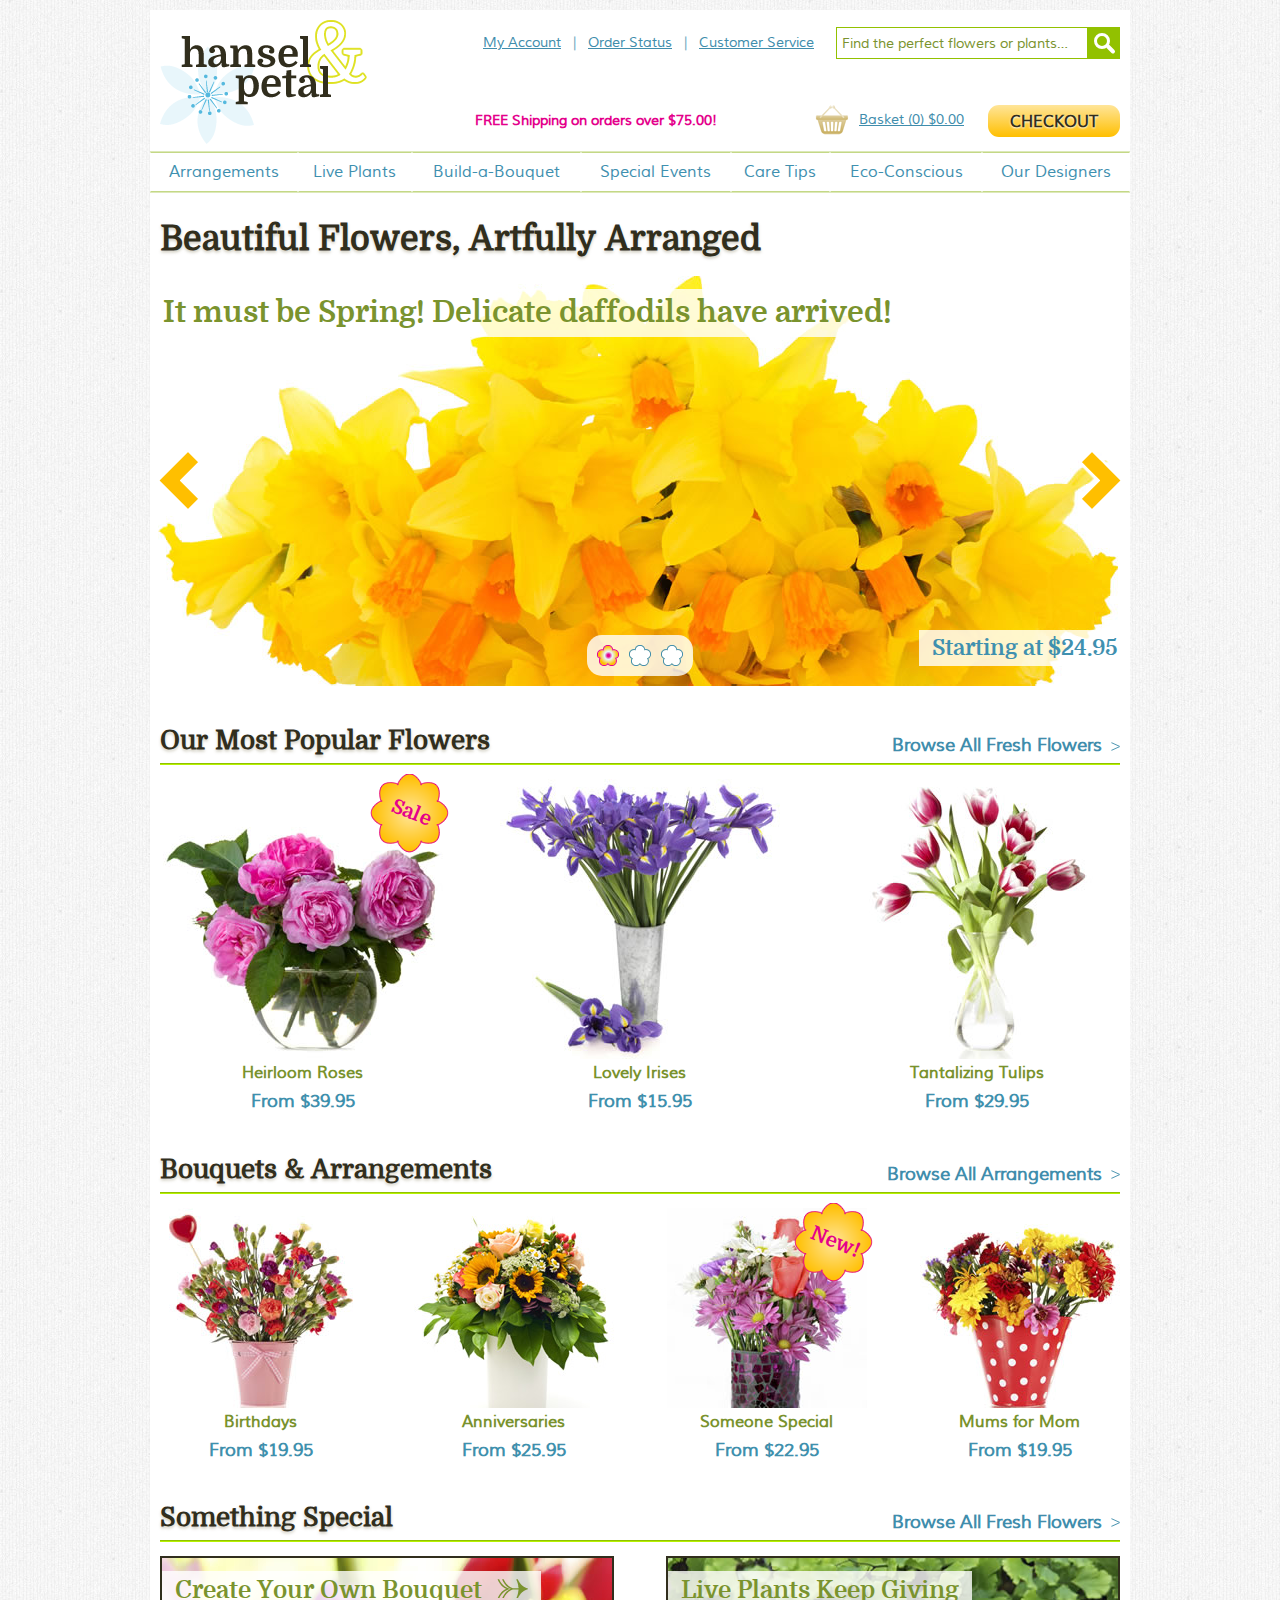
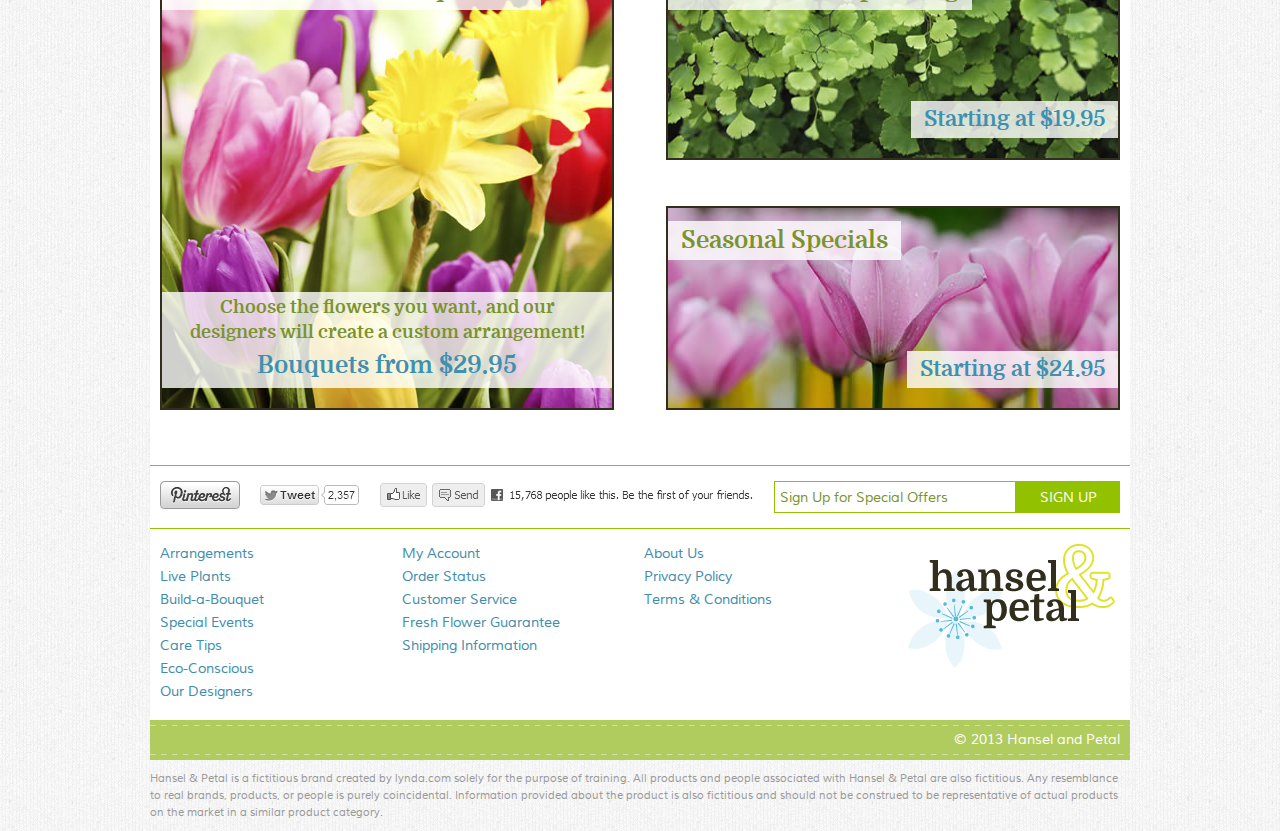
<file: jQuery for Designers/Exercise Files/petal/index.html>
<!DOCTYPE html>
<!--[if lt IE 7 ]> <html class="ie ie6 ltie8 ltie9" lang="en"> <![endif]-->
<!--[if IE 7 ]>    <html class="ie ie7 ltie8 ltie9" lang="en"> <![endif]-->
<!--[if IE 8 ]>    <html class="ie ie8 ltie9" lang="en"> <![endif]-->
<!--[if IE 9 ]>    <html class="ie ie9" lang="en"> <![endif]-->
<!--[if (gt IE 9)|!(IE)]><!--> <html lang="en"> <!--<![endif]-->

<head>
	<meta charset="utf-8" />
	<title>Improved - Home - Hansel and Petal</title>
	<link href="css/all.css" rel="stylesheet" type="text/css" media="all" />
	<link href="css/improved.css" rel="stylesheet" type="text/css" media="all" />
	<script src="js/base.min.js"></script>
	<link rel="shortcut icon" href="images/favicon.ico" type="image/x-icon" />
</head>

<body class="no_col_2">

<div id="site">

	<div id="header" role="banner">		
		<h3 id="site_name" class="reset"><a href="index-2.html">Hansel and Petal</a></h3>
		<p id="print_logo"><img src="images/logo.png" width="207" height="124" alt="Hansel and Petal" /></p>
		<div class="inner">
			<h3 class="hidden">Quick Links</h3>
			<ul id="quick_links" class="reset menu">
				<li><a href="#">My Account</a></li>
				<li><a href="#">Order Status</a></li>
				<li><a href="#">Customer Service</a></li>
			</ul>
			
			<form action="#" method="get" id="quick_search" role="search">
				<fieldset>
					<legend class="hidden">Search Hansel and Petal</legend>
					<label for="quickSearch" class="hidden">Search</label>
					<input type="search" id="quickSearch" class="text white" placeholder="Find the perfect flowers or plants&hellip;" />
					<span class="btn_icon icon_search"><input type="submit" value="Search" /></span>
				</fieldset>
			</form>
			
			<p id="offer">FREE Shipping on orders over $75.00!</p>
			<div id="mini_basket">
				<h3 class="hidden">Mini Basket</h3>
				<a href="basket.html" class="basket empty">Basket (<span id="mini_qty">0</span><span class="hidden"> items</span>)<span class="hidden">Total:</span> <span id="mini_total">$0.00</span></a>
				<a href="checkout-step1.html" class="btn checkout">Checkout</a>
			</div>
			
			<div id="basket_drawer" class="js_none">
				<a href="#close" id="drawer_close">Close<span class="close_caption alt"></span></a>
				<div class="order_summary std_margin clearfix">
					<h3 class="domine_regular">Your flowers are in the basket!</h3>
					<ul class="reset">
						<li class="drawer_item hidden">
							<h4><span>(1) Rainbow Rose Collection</span> <span class="summary_item" data-qty="1" data-price="29.95">$ 29.95</span></h4>
							<img src="images/70_rose_peach_89153628.jpg" width="70" height="70" alt="Rainbow Rose Collection" />
							<p>30 long stem roses in a range of colors with fresh ferns and greenery to frame the brilliant colors</p>
						</li>
						<li class="drawer_item hidden">
							<h4><span>(1) Build-a-Bouquet</span> <span class="summary_item" data-qty="1" data-price="60.00">$ 60.00</span></h4>
							<img src="images/70_build_a_bouquet_166133374.jpg" width="70" height="70" alt="Build a Bouquet" />
							<p>You choose the flowers, and our talented designers create a one of a kind arrangement just for you.</p>
						</li>
					</ul>
					<table class="total_summary">
						<tfoot>
							<tr>
								<th><strong class="uppercase">Estimated Total</strong></th>
								<td><strong id="drawer_grand_total">$--.--</strong></td>
							</tr>
						</tfoot>
						<tbody>
							<tr>
								<th>Subtotal</th>
								<td id="drawer_sub_total">$--.--</td>
							</tr>
							<tr>
								<th>Sales Tax</th>
								<td>$--.--</td>
							</tr>
							<tr>
								<th>Shipping &amp; Handling (Standard)</th>
								<td id="drawer_shipping_total">$11.95</td>
							</tr>
						</tbody>
					</table>
					
					<div class="btns dbl_margin_top">
						<a href="basket.html" class="back">View your basket</a> <a href="checkout-step1.html" class="btn checkout float_right">Checkout Now</a>
					</div>
				</div>
				<a href="build-a-bouquet.html" class="border"><img src="images/basket_banner.jpg" width="356" height="96" alt="Create your own bouquet!" /></a>
			</div>
		</div>
	</div>
	
	<div id="nav_main" role="navigation" class="reset menu pull_out">
		<h3 class="hidden">Main Navigation</h3>
		<ul>
			<li>
				<a href="category-arrangements.html" class="parent"><span>Arrangements</span></a>
				<div>
					<ul>
						<li>
							<a href="#">Our Most Popular Flowers</a>
							<ul>
								<li><a href="#">Daisies</a></li>
								<li><a href="#">Tulips</a></li>
								<li><a href="#">Roses</a></li>
								<li><a href="#">Lilies</a></li>
								<li><a href="#">Irises</a></li>
								<li><a href="#">Mums</a></li>
								<li><a href="#">Carnations</a></li>
							</ul>
						</li>
						<li>
							<a href="#">Tropicals</a>
							<ul>
								<li><a href="#">Gingers</a></li>
								<li><a href="#">Heliconias</a></li>
								<li><a href="#">Tuberose</a></li>
								<li><a href="#">Ferns</a></li>
							</ul>
						</li>
						<li>
							<a href="#">Orchids</a>
							<ul>
								<li><a href="#">Phalaenopsis</a></li>
								<li><a href="#">Dendrobium</a></li>
								<li><a href="#">Oncidium</a></li>
								<li><a href="#">Cattleya</a></li>
								<li><a href="#">Cymbidium</a></li>
							</ul>
						</li>
						<li>
							<a href="sub-category-mixed-arrangements.html">Mixed Arrangements</a>
							<ul>
								<li><a href="#">Spring Pastels</a></li>
								<li><a href="#">Autumn Warmth</a></li>
								<li><a href="#">Red, White, &amp; Blue</a></li>
								<li><a href="#">All White</a></li>
								<li><a href="product-detail-arrangements.html">Mixed Roses</a></li>
								<li><a href="#">Mixed Irises</a></li>
								<li><a href="#">Daisies &amp; More Daisies</a></li>
							</ul>
						</li>
					</ul>
				</div>
			</li>
			<li><a href="#"><span>Live Plants</span></a></li>
			<li><a href="build-a-bouquet.html"><span>Build-a-Bouquet</span></a></li>
			<li><a href="#"><span>Special Events</span></a></li>
			<li>
				<a href="#" class="parent"><span>Care Tips</span></a>
				<div class="single_column">
					<ul>
						<li><a href="#">Caring for Mixed Bouquets</a></li>
						<li><a href="#">Caring for Roses</a></li>
						<li><a href="#">Caring for Tropical Flowers</a></li>
						<li><a href="#">Caring for House Plants</a></li>
						<li><a href="care-tips-orchids.html">Caring for Orchids</a></li>
					</ul>
				</div>
			</li>
			<li><a href="#"><span>Eco-Conscious</span></a></li>
			<li><a href="our-designers.html"><span>Our Designers</span></a></li>
		</ul>
	</div>
	
	<div id="content">
		
		<div id="col_1" role="main">
		
			<h1>Beautiful Flowers, Artfully Arranged</h1>
		
			<div id="feature" class="feature_slider pull_out lg_margin" data-interval="5">
				<div class="inner">
					<ul class="reset slider">
						<li id="feature-1">
							<a href="#" class="tile">
							<p class="overlay large">It must be Spring! Delicate daffodils have arrived!</p>
							<p class="overlay price">Starting at $24.95</p>
								<img src="images/980_daffodils2_138293459.jpg" width="980" height="410" alt="Daffodils" />
							</a>
						</li>
						<li id="feature-2">
							<a href="#" class="tile">
							<p class="overlay large">Beautiful arrangements for any occasion.</p>
							<p class="overlay price">Starting at $45.95</p>
								<img src="images/980_white_rose_mix_166610678.jpg" width="980" height="410" alt="White Rose Arrangement" />
							</a>
						</li>
						<li id="feature-3">
							<a href="#" class="tile">
							<p class="overlay large">Every party needs a splash of color!</p>
							<p class="overlay price">Starting at $39.95</p>
								<img src="images/980_colorful%20vases_160822027.jpg" width="980" height="410" alt="" />
							</a>
						</li>
					</ul>
				</div>
			</div>
			
			<div class="section">
				<div class="title clearfix">
					<h2>Our Most Popular Flowers</h2>
					<p class="h3"><a href="#" class="feature">Browse All Fresh Flowers</a></p>
				</div>
							
				<ul class="reset tiles x3">
					<li>
						<a href="#">
							<img src="images/280_heirloom_pink_roses_153499160.jpg" width="280" height="280" alt="Heirloom Roses" />
							<h3 class="h4">Heirloom Roses</h3>
							<p class="reset">From $39.95 <b class="alert"><span>Sale</span></b></p>
						</a>
					</li>
					<li>
						<a href="#">
							<img src="images/280_irises_121549009.jpg" width="280" height="280" alt="Purple Irises" />
							<h3 class="h4">Lovely Irises</h3>
							<p class="reset">From $15.95</p>
						</a>
					</li>
					<li>
						<a href="#">
							<img src="images/280_white_red_tulips_160382424.jpg" width="280" height="280" alt="White Tipped Tulips" />
							<h3 class="h4">Tantalizing Tulips</h3>
							<p class="reset">From $29.95</p>
						</a>
					</li>
				</ul>
			</div>
			
			<div class="section">
				<div class="title clearfix">
					<h2>Bouquets &amp; Arrangements</h2>
					<p class="h3"><a href="#" class="feature">Browse All Arrangements</a></p>
				</div>
			
				<ul class="reset tiles">
					<li>
						<a href="#">
							<img src="images/200_birthday_163159054.jpg" width="200" height="200" alt="Pink Birthday" />
							<h3 class="h4">Birthdays</h3>
							<p class="reset">From $19.95</p>
						</a>
					</li>
					<li>
						<a href="#">
							<img src="images/200_arrangement_94972439.jpg" width="200" height="200" alt="Sunflower Bouquet" />
							<h3 class="h4">Anniversaries</h3>
							<p class="reset">From $25.95</p>
						</a>
					</li>
					<li>
						<a href="#">
							<img src="images/200_purple_daisy_rose104274224.jpg" width="200" height="200" alt="Purple Daisy Bouquet" />
							<h3 class="h4">Someone Special</h3>
							<p class="reset">From $22.95 <b class="alert"><span>New!</span></b></p>
						</a>
					</li>
					<li>
						<a href="#">
							<img src="images/200_arrangement_163066655.jpg" width="200" height="200" alt="Bucket o' Mums" />
							<h3 class="h4">Mums for Mom</h3>
							<p class="reset">From $19.95</p>
						</a>
					</li>
				</ul>
			</div>
			
			<div class="section">
				<div class="title clearfix">
					<h2>Something Special</h2>
					<p class="h3"><a href="#" class="feature">Browse All Fresh Flowers</a></p>
				</div>
				
				<ul class="reset tiles x2">
					<li>
						<a href="#" class="tile border">
							<p class="overlay feature">Create Your Own Bouquet</p>
							<p class="overlay desc">Choose the flowers you want, and our
designers will create a custom arrangement! <span class="price">Bouquets from $29.95</span></p>
							<img src="images/450_tulips_daffodils_163271740.jpg" width="450" height="450" alt="Custom Bouquet" />
						</a>
					</li>
					<li>
						<a href="#" class="tile border">
							<p class="overlay">Live Plants Keep Giving</p>
							<p class="overlay price">Starting at $19.95</p>
							<img src="images/450_2_maidenhair_fern_166585539.jpg" width="450" height="200" alt="Maidenhair Fern" />
						</a>
						<a href="#" class="tile border">
							<p class="overlay">Seasonal Specials</p>
							<p class="overlay price">Starting at $24.95</p>
							<img src="images/450_2_tulip_field_154321412.jpg" width="450" height="200" alt="Fresh Tulips" />
						</a>
					</li>
				</ul>
			</div>
			
		</div>

	</div>
	
	<div id="footer">
		<div class="row clearfix pull_out padding">
			<div id="social">
				<img src="images/social.png" width="593" height="28" alt="" />
			</div>
			
			<form action="#" method="get" id="sign_up">
				<fieldset class="no_mb">
					<legend class="hidden">Sign up to our newsletter</legend>
					<label class="hidden">Email address</label>
					<input type="text" class="text white" placeholder="Sign Up for Special Offers">
					<input type="submit" value="Sign Up" />
				</fieldset>
			</form>
		</div>
		
		<div class="row clearfix">
			<h3 class="hidden">Site at a glance</h3>
			<ul id="nav_seo" class="reset menu hover">
				<li>
					<h4 class="hidden">Our Flowers</h4>
					<ul>
						<li><a href="category-arrangements.html">Arrangements</a></li>
						<li><a href="#">Live Plants</a></li>
						<li><a href="build-a-bouquet.html">Build-a-Bouquet</a></li>
						<li><a href="#">Special Events</a></li>
						<li><a href="#">Care Tips</a></li>
						<li><a href="#">Eco-Conscious</a></li>
						<li><a href="our-designers.html">Our Designers</a></li>
					</ul>
				</li>
				<li>
					<h4 class="hidden">Customer Service</h4>
					<ul>
						<li><a href="#">My Account</a></li>
						<li><a href="#">Order Status</a></li>
						<li><a href="#">Customer Service</a></li>
						<li><a href="#">Fresh Flower Guarantee</a></li>
						<li><a href="#">Shipping Information</a></li>
					</ul>
				</li>
				<li>
					<h4 class="hidden">General</h4>
					<ul>
						<li><a href="#">About Us</a></li>
						<li><a href="#">Privacy Policy</a></li>
						<li><a href="#">Terms &amp; Conditions</a></li>
					</ul>
				</li>
			</ul>
			
			<img src="images/logo.png" width="207" height="124" alt="Hansel and Petal" />
		</div>
				
		<p id="copyright" class="reset pull_out padding" role="contentinfo"><a href="../index.html">&copy; 2013 Hansel and Petal</a></p>
		
	</div>
</div>

<p id="disclaimer">Hansel &amp; Petal is a fictitious brand created by lynda.com solely for the purpose of training. All products and people associated with Hansel &amp; Petal are also fictitious. Any resemblance to real brands, products, or people is purely coincidental. Information provided about the product is also fictitious and should not be construed to be representative of actual products on the market in a similar product category.</p>

<script src="http://ajax.googleapis.com/ajax/libs/jquery/1.8.3/jquery.min.js"></script>
<script>window.jQuery || document.write('<script src="../js/jquery-1.8.3.min.js"><\/script>')</script>
<script src="js/plugins.min.js"></script>
<script src="js/all.js"></script>
<script src="js/improved.js"></script>
</body>

</html>
</file>
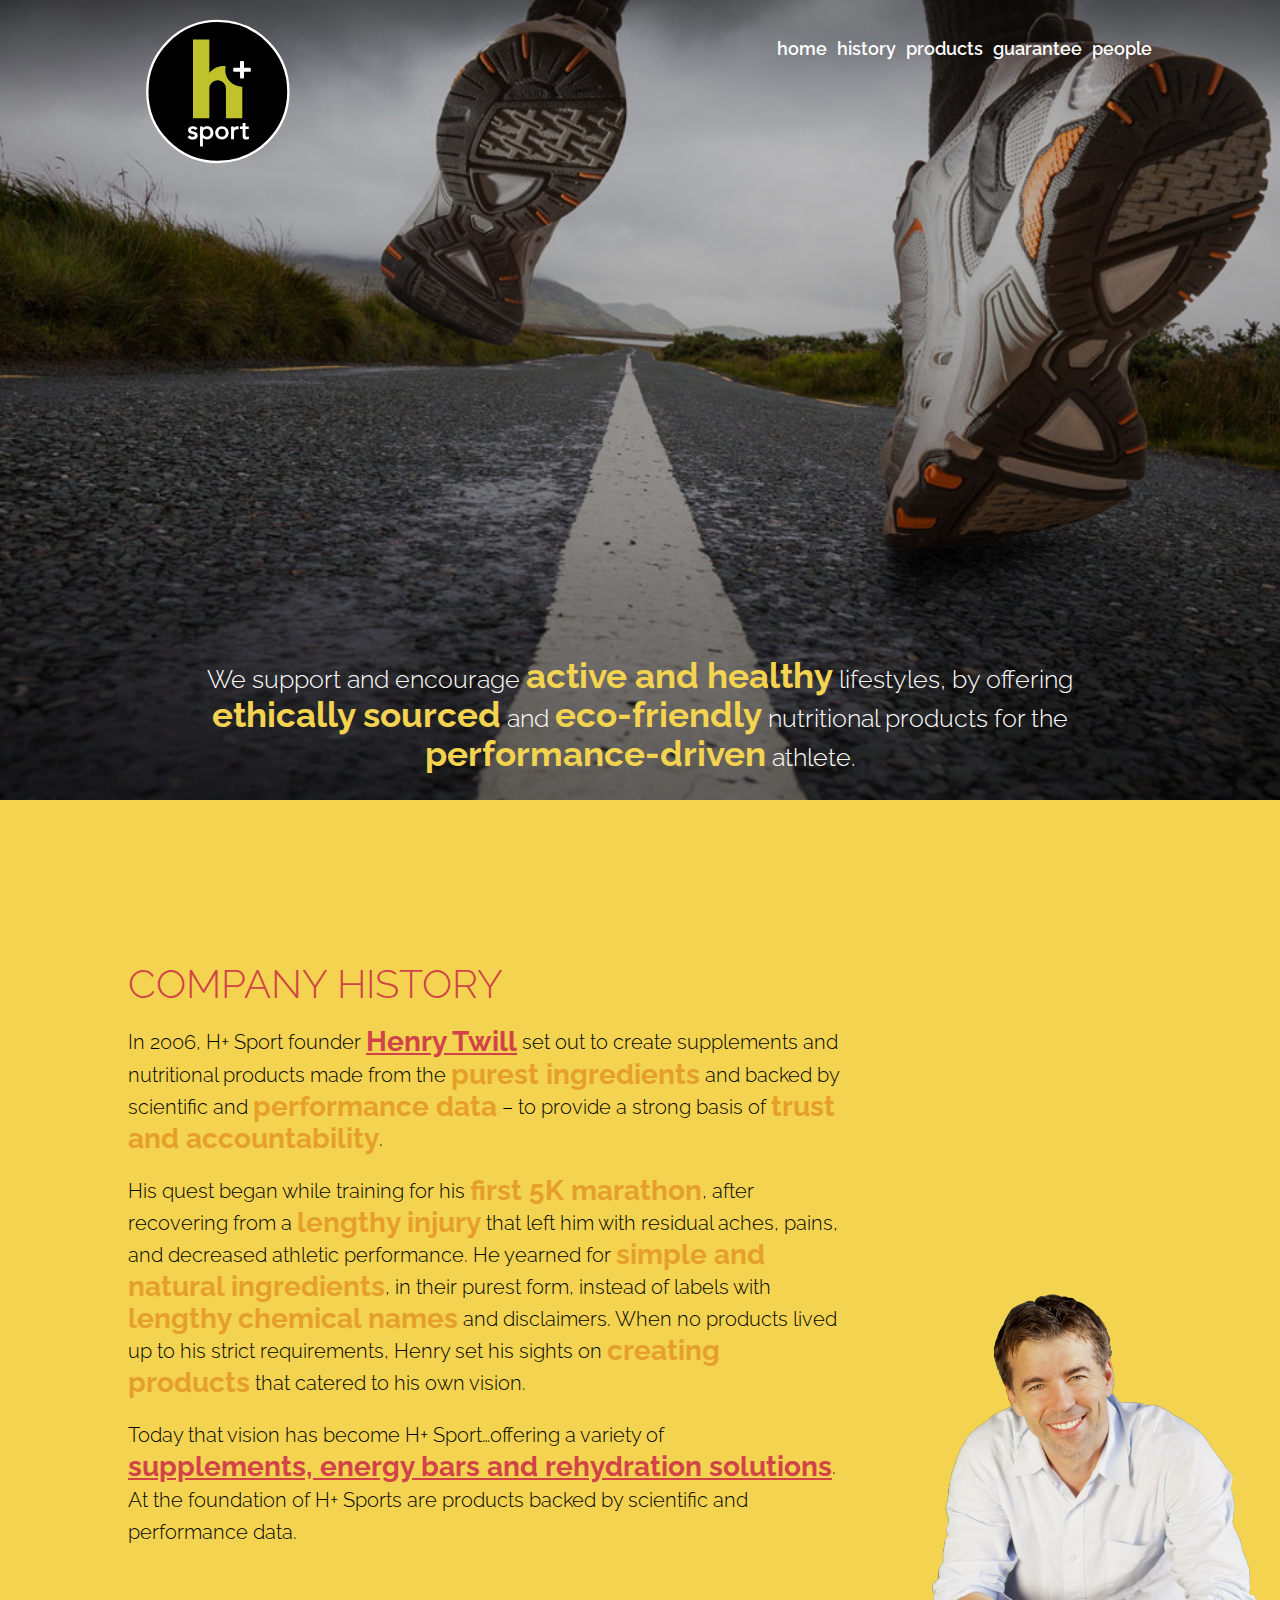
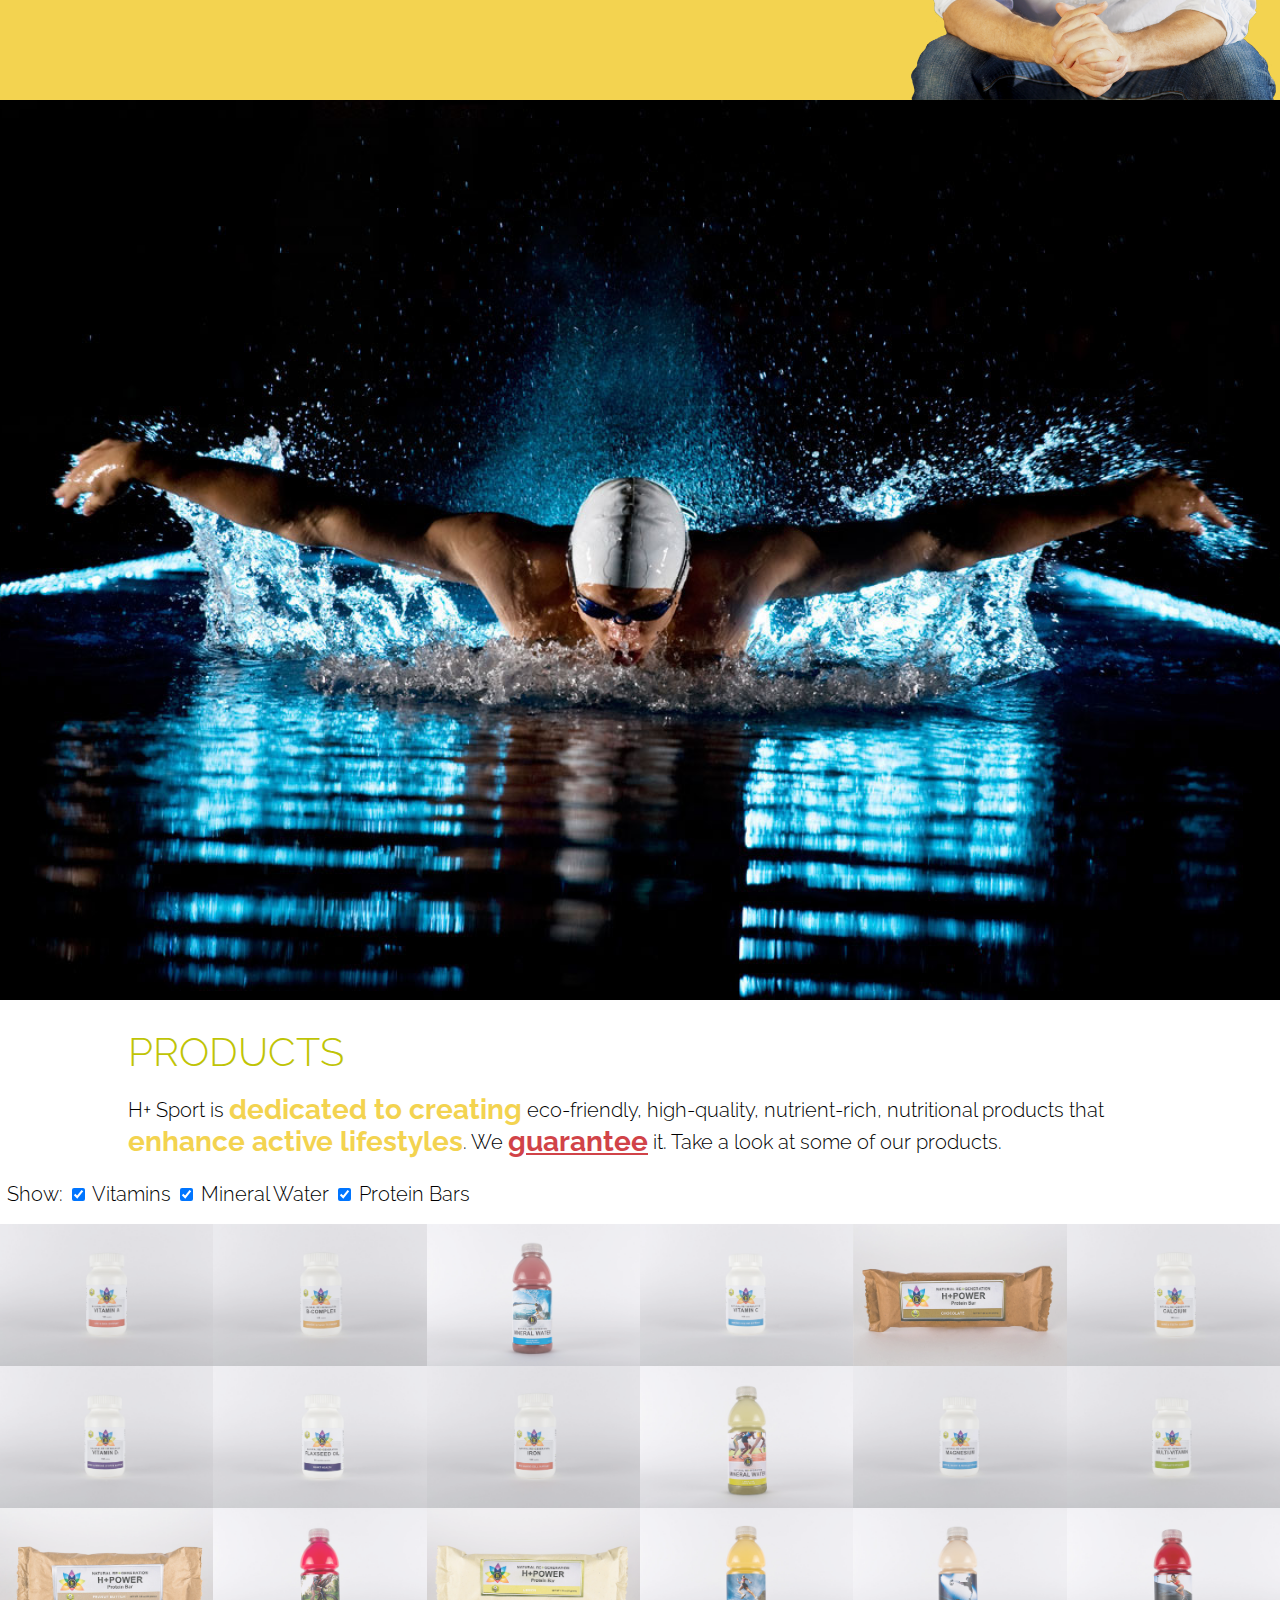
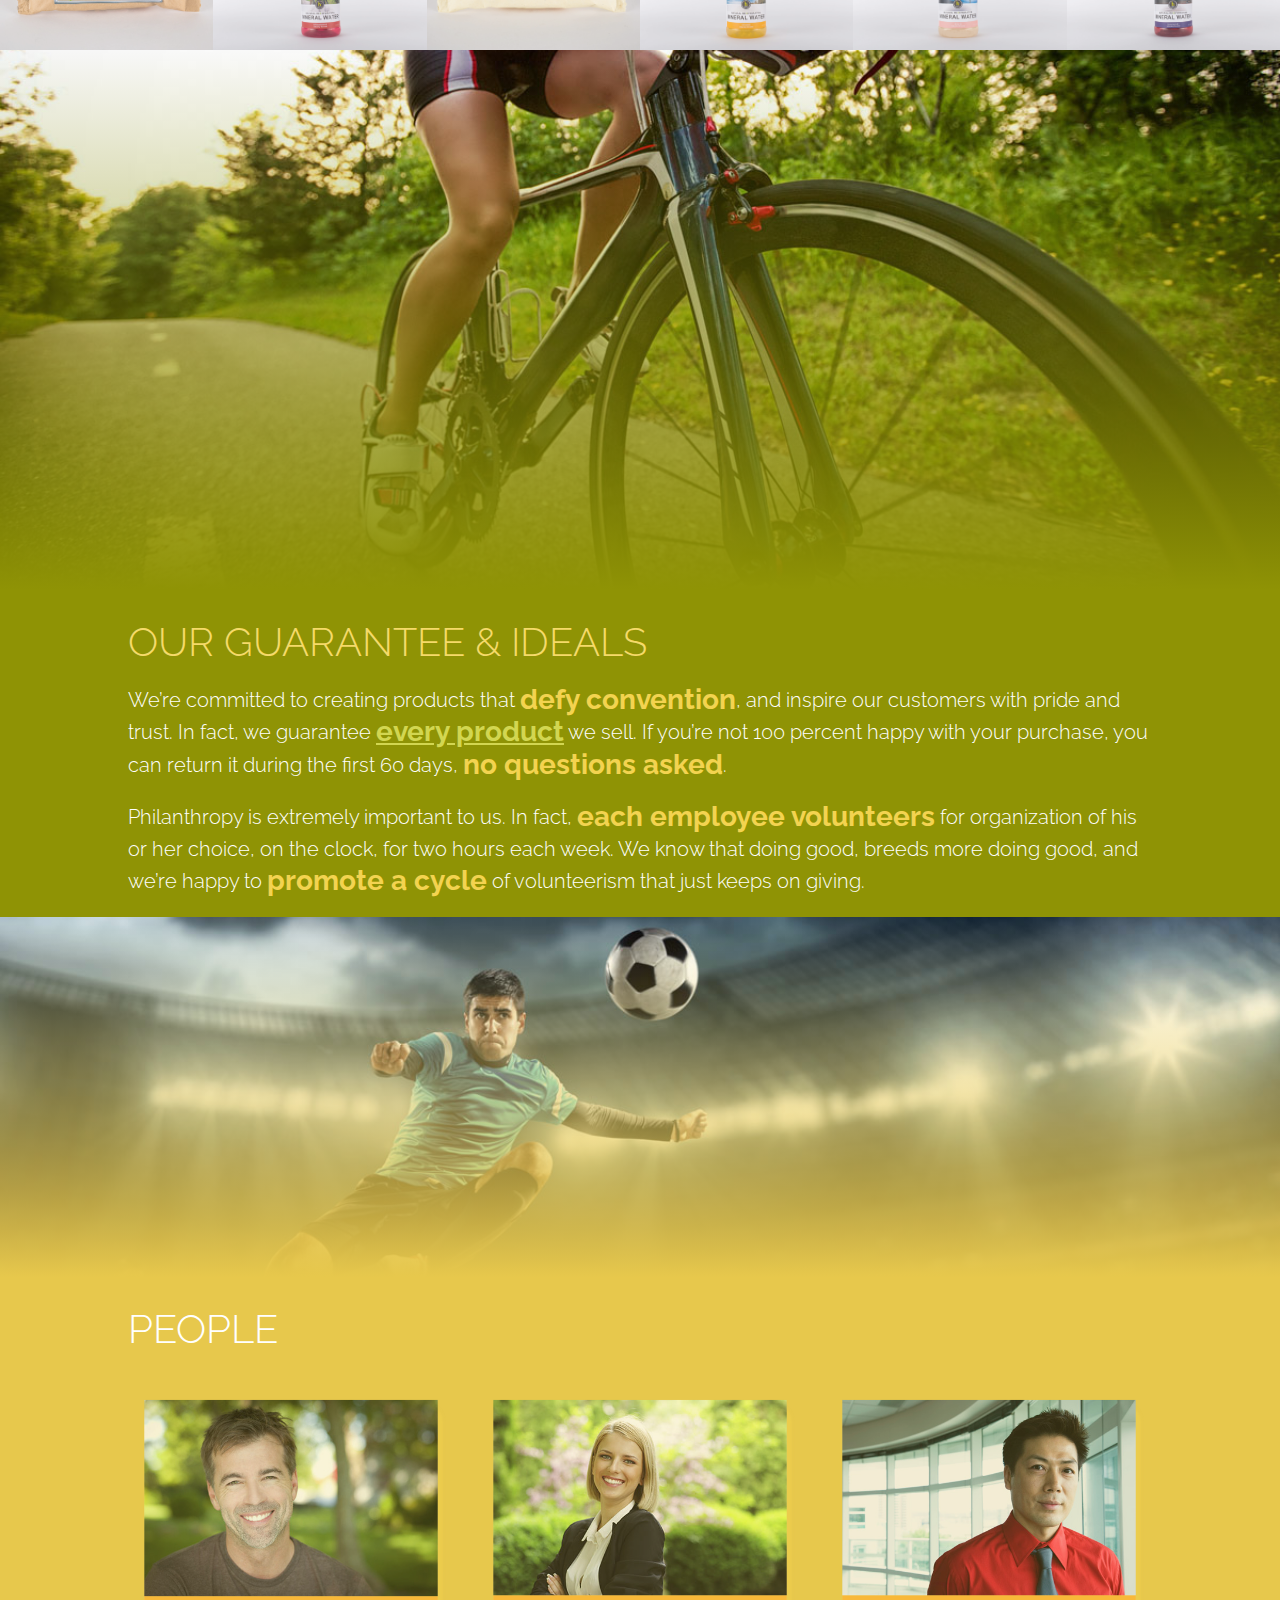
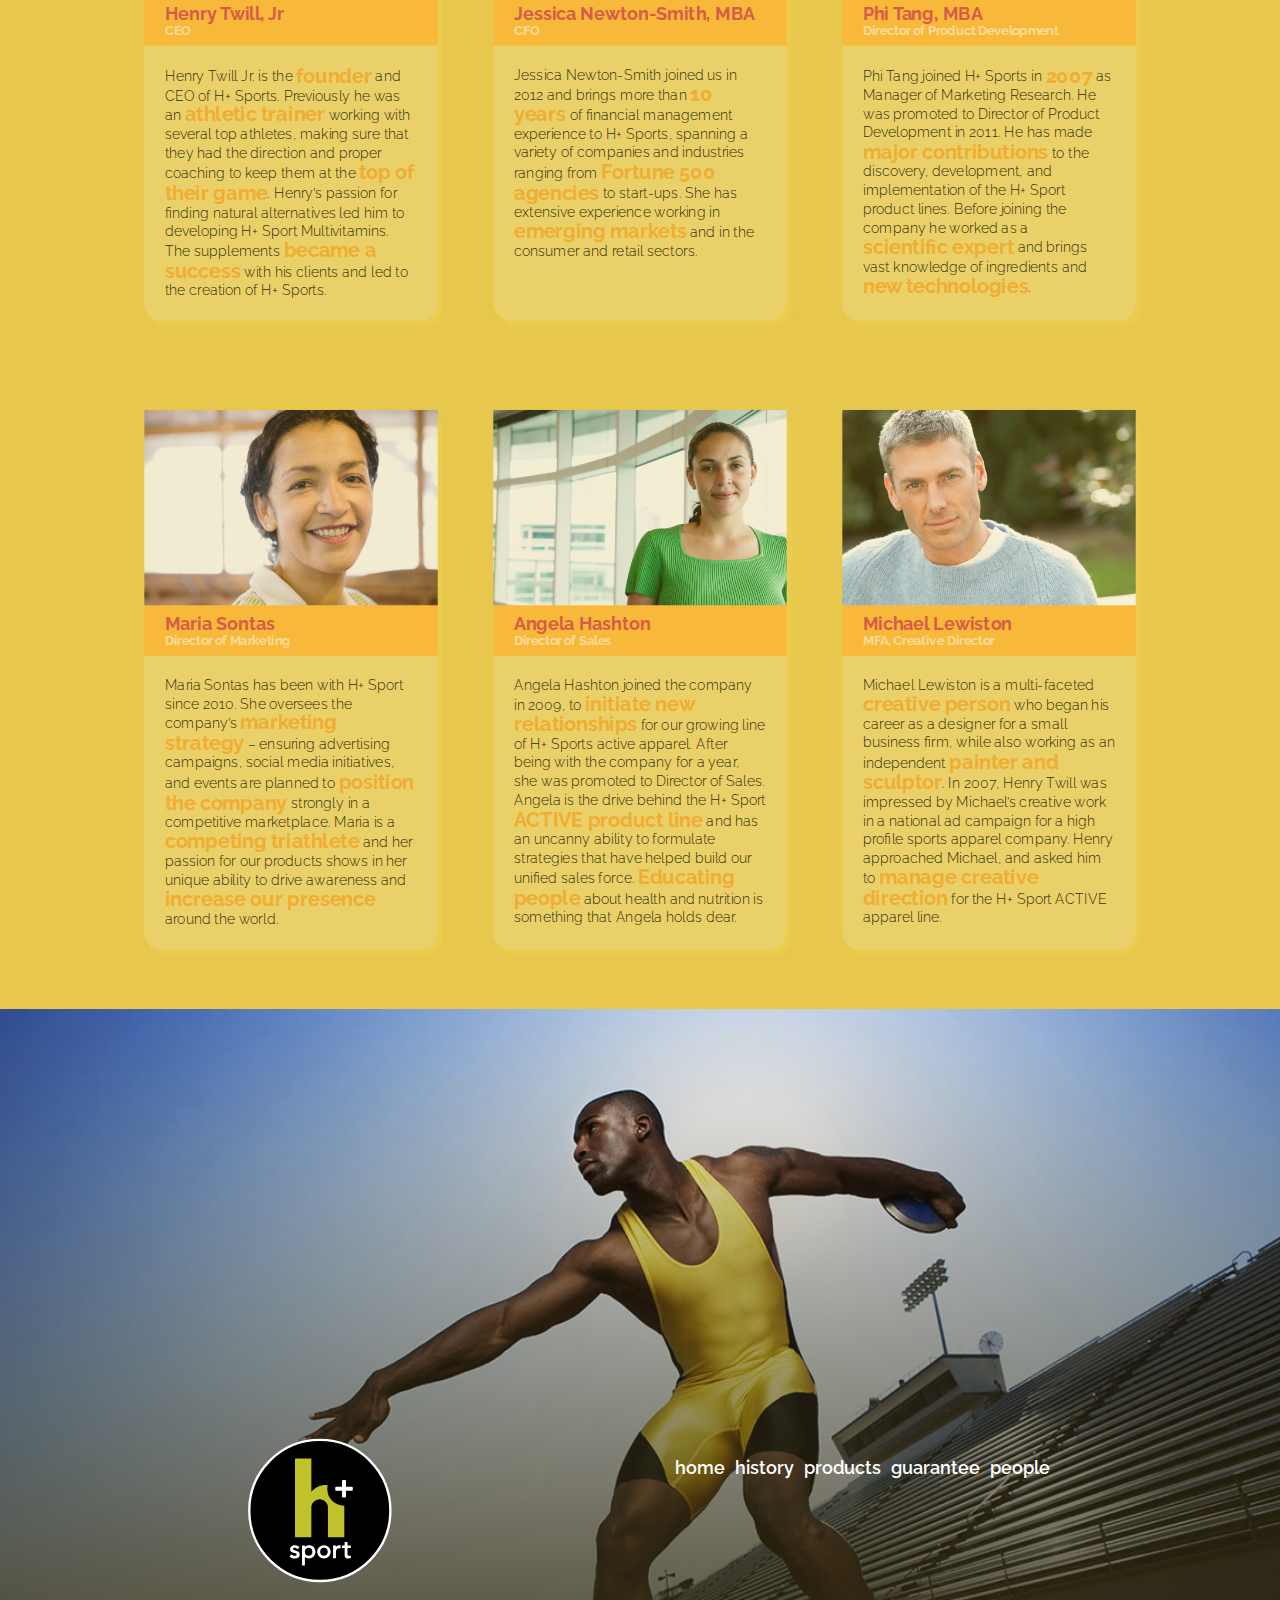
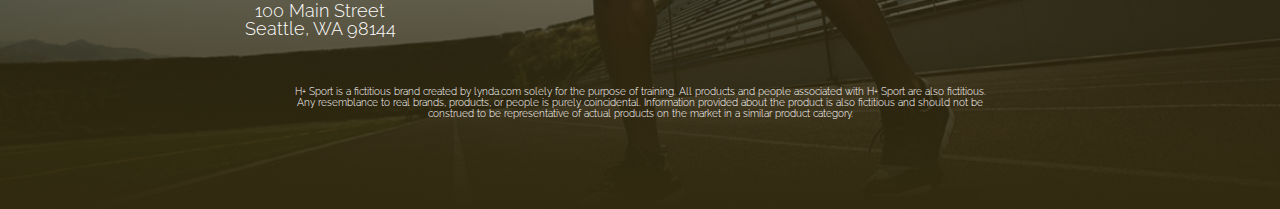
<file: jquery_Lessons/jQuery Library Exercise Files/HPlusSport_Finished/index.html>
<!doctype html>
<html lang="en">

<head>
    <meta charset="UTF-8">
    <title>HPlus Sport</title>
    <link rel="stylesheet" href="css/style.css">
    <meta name="viewport" content="width=device-width, initial-scale=1.0">
    <script src="../jquery-3.0.0.js"></script>
    <script>
        $(function () {
            $("#products h2.product-name[data-type='mineralwater']").css("background-color", "#2982D0");
            $("#products h2.product-name[data-type='vitamin']").css("background-color", "#12500F");
            $("#products h2.product-name[data-type='proteinbar']").css("background-color", "#4E0F50");

            document.querySelector('#cbVitamins').addEventListener('change',function (evt) {
                updateProductView("vitamins", evt.target.checked);
            });
            document.querySelector('#cbMineralWater').addEventListener('change',function (evt) {
                updateProductView("mineralwater", evt.target.checked);
            });
            document.querySelector('#cbProtein').addEventListener('change',function (evt) {
                updateProductView("proteinbar", evt.target.checked);
            });

            $(".product-item").each(function () {
                var prodName = encodeURIComponent($(this).children("h2").text());
                var prodID = encodeURIComponent($(this).data("prod_id"));

                var link = $("<a href='product.html?prodName=" + prodName + "&prodID=" + prodID + "'/>");
                $(this).children("img").wrap(link);
            })
            
        })

        function updateProductView(categoryName, bVisible) {
            // get a list of the product items for the given category.
            // Use the data attributes to narrow the list
            var dataSelectorVal = "";
            switch (categoryName) {
            case "vitamins":
                dataSelectorVal = "h2[data-type='vitamin']";
                break;
            case "mineralwater":
                dataSelectorVal = "h2[data-type='mineralwater']";
                break;
            case "proteinbar":
                dataSelectorVal = "h2[data-type='proteinbar']";
                break;
            }
            // use the has() function to select the li tags that are product items
            // that contain the h2 tag with the corresponding data attribute value
            $(".product-item").has(dataSelectorVal).css('display', bVisible ? "" : "none");
        }
    </script>
</head>

<body>

    <header id="home" class="header">
        <nav class="nav" role="navigation">
            <div class="container nav-elements">
                <div class="branding">
                    <a href="#home"><img src="images/hpluslogo.svg" alt="Logo - H Plus Sports"></a>
                </div>
                <!-- branding -->
                <ul class="navbar">
                    <li><a href="#home">home</a></li>
                    <li><a href="#history">history</a></li>
                    <li><a href="#products">products</a></li>
                    <li><a href="#guarantee">guarantee</a></li>
                    <li><a href="#people">people</a></li>
                </ul>
                <!-- navbar -->
            </div>
            <!-- container nav-elements -->
        </nav>
        <div class="container tagline">
            <h1 class="headline">Our Mission</h1>
            <p>We support and encourage <em>active and healthy</em> lifestyles, by offering <em>ethically sourced</em> and <em>eco-friendly</em> nutritional products for the <em>performance-driven</em> athlete.</p>
        </div>
        <!-- container tagline -->
    </header>
    <!-- #home -->

    <section id="history" class="section">
        <div class="container">
            <div class="text-content">
                <h2 class="headline">Company History</h2>
                <p>In 2006, H+ Sport founder <a href="#employees-henrytwill">Henry Twill</a> set out to create supplements and nutritional products made from the <em>purest ingredients</em> and backed by scientific and <em>performance data</em> – to provide a strong basis of <em>trust and accountability</em>.</p>
                <p>His quest began while training for his <em>first 5K marathon</em>, after recovering from a <em>lengthy injury</em> that left him with residual aches, pains, and decreased athletic performance. He yearned for <em>simple and natural ingredients</em>, in their purest form, instead of labels with <em>lengthy chemical names</em> and disclaimers. When no products lived up to his strict requirements, Henry set his sights on <em>creating products</em> that catered to his own vision.</p>
                <p>Today that vision has become H+ Sport…offering a variety of <a href="#products">supplements, energy bars and rehydration solutions</a>. At the foundation of H+ Sports are products backed by scientific and performance data.</p>
            </div>
        </div>
        <!-- container text -->
    </section>
    <!-- #history -->

    <section id="products" class="section">
        <header class="imageheader"></header>
        <div class="container">
            <h2 class="headline">Products</h2>
            <p>H+ Sport is <em>dedicated to creating</em> eco-friendly, high-quality, nutrient-rich, nutritional products that <em>enhance active lifestyles</em>. We <a href="#guarantee">guarantee</a> it. Take a look at some of our products.</p>
        </div>
        <!-- container -->
        <div id="productControls">
            <form>
                <div>
                    <span>Show: </span>
                    <input id="cbVitamins" type="checkbox" checked="checked" />
                    <label for="cbVitamins">Vitamins </label>
                    <input id="cbMineralWater" type="checkbox" checked="checked" />
                    <label for="cbMineralWater">Mineral Water </label>
                    <input id="cbProtein" type="checkbox" checked="checked" />
                    <label for="cbProtein">Protein Bars </label>
                </div>
            </form>
        </div>
        <ul class="product-list">
            <li class="product-item" data-prod_id="V-A1037">
                <img class="product-image" src="images/products/vitamin-a.jpg" alt="Vitamin A - Product Photo">
                <h2 class="product-name" data-type="vitamin">Vitamin A</h2>
            </li>
            <li class="product-item" data-prod_id="V-BC2178">
                <img class="product-image" src="images/products/vitamin-bcomplex.jpg" alt="B Complex - Product Photo">
                <h2 class="product-name" data-type="vitamin">Vitamin-B Complex</h2>
            </li>
            <li class="product-item" data-prod_id="MW-8812">
                <img class="product-image" src="images/products/mineralwater-blueberry.jpg" alt="Blueberry Mineral Water - Product Photo">
                <h2 class="product-name" data-type="mineralwater">Blueberry Mineral Water</h2>
            </li>
            <li class="product-item" data-prod_id="V-C6614">
                <img class="product-image" src="images/products/vitamin-c.jpg" alt="Vitamin C - Product Photo">
                <h2 class="product-name" data-type="vitamin">Vitamin C</h2>
            </li>
            <li class="product-item" data-prod_id="PB-8154">
                <img class="product-image" src="images/products/proteinbar-chocolate.jpg" alt="Protein Bar Chocolate - Product Photo">
                <h2 class="product-name" data-type="proteinbar">Chocolate Protein Bar</h2>
            </li>
            <li class="product-item" data-prod_id="V-CA4543">
                <img class="product-image" src="images/products/vitamin-calcium.jpg" alt="Vitamin Calcium - Product Photo">
                <h2 class="product-name" data-type="vitamin">Calcium Vitamin</h2>
            </li>
            <li class="product-item" data-prod_id="V-D1825">
                <img class="product-image" src="images/products/vitamin-d.jpg" alt="Vitamin D - Product Photo">
                <h2 class="product-name" data-type="vitamin">Vitamin D</h2>
            </li>
            <li class="product-item" data-prod_id="V-F2225">
                <img class="product-image" src="images/products/vitamin-flaxseed-oil.jpg" alt="Flaxseed Oil - Product Photo">
                <h2 class="product-name" data-type="vitamin">Flaxseed Oil Vitamin</h2>
            </li>
            <li class="product-item" data-prod_id="V-I7456">
                <img class="product-image" src="images/products/vitamin-iron.jpg" alt="Vitamin Iron - Product Photo">
                <h2 class="product-name" data-type="vitamin">Iron Vitamin</h2>
            </li>
            <li class="product-item" data-prod_id="MW-9143">
                <img class="product-image" src="images/products/mineralwater-lemonlime.jpg" alt="Mineral Water Lemon Lime - Product Photo">
                <h2 class="product-name" data-type="mineralwater">Lemon Lime Mineral Water</h2>
            </li>
            <li class="product-item" data-prod_id="V-M0019">
                <img class="product-image" src="images/products/vitamin-magnesium.jpg" alt="Vitamin Magnesium - Product Photo">
                <h2 class="product-name" data-type="vitamin">Magnesium Vitamin</h2>
            </li>
            <li class="product-item" data-prod_id="V-MV7763">
                <img class="product-image" src="images/products/vitamin-multi.jpg" alt="Vitamin Multivitamin - Product Photo">
                <h2 class="product-name" data-type="vitamin">Multi-vitamin</h2>
            </li>
            <li class="product-item" data-prod_id="PB-1234">
                <img class="product-image" src="images/products/proteinbar-peanutbutter.jpg" alt="Vitamin Protein Bar Peanut Butter - Product Photo">
                <h2 class="product-name" data-type="proteinbar">Peanut Butter Protein Bar</h2>
            </li>
            <li class="product-item" data-prod_id="MW-S0987">
                <img class="product-image" src="images/products/mineralwater-strawberry.jpg" alt="Mineral Water Strawberry - Product Photo">
                <h2 class="product-name" data-type="mineralwater">Strawberry Mineral Water</h2>
            </li>
            <li class="product-item" data-prod_id="PB-1919">
                <img class="product-image" src="images/products/proteinbar-lemon.jpg" alt="Protein Bar Lemon - Product Photo">
                <h2 class="product-name" data-type="proteinbar">Lemon Protein Bar</h2>
            </li>
            <li class="product-item" data-prod_id="MW-O1980">
                <img class="product-image" src="images/products/mineralwater-orange.jpg" alt="Mineral Water Orange - Product Photo">
                <h2 class="product-name" data-type="mineralwater">Orange Mineral Water</h2>
            </li>
            <li class="product-item" data-prod_id="MW-P1968">
                <img class="product-image" src="images/products/mineralwater-peach.jpg" alt="Mineral Water Peach - Product Photo">
                <h2 class="product-name" data-type="mineralwater">Peach Mineral Water</h2>
            </li>
            <li class="product-item" data-prod_id="MW-R2003">
                <img class="product-image" src="images/products/mineralwater-raspberry.jpg" alt="Mineral Water Raspberry - Product Photo">
                <h2 class="product-name" data-type="mineralwater">Raspberry Mineral Water</h2>
            </li>
        </ul>
        <!-- product-list -->
    </section>
    <!-- #products -->

    <section id="guarantee" class="section">
        <header class="imageheader"></header>
        <div class="container">
            <h2 class="headline">Our Guarantee &amp; Ideals</h2>
            <p>We’re committed to creating products that <em>defy convention</em>, and inspire our customers with pride and trust. In fact, we guarantee <a href="#products">every product</a> we sell. If you’re not 100 percent happy with your purchase, you can return it during the first 60 days, <em>no questions asked</em>.</p>
            <p>Philanthropy is extremely important to us. In fact, <em>each employee volunteers</em> for organization of his or her choice, on the clock, for two hours each week. We know that doing good, breeds more doing good, and we’re happy to <em>promote a cycle</em> of volunteerism that just keeps on giving.</p>
        </div>
    </section>
    <!-- guarantee -->

    <section id="people" class="section">
        <header class="imageheader"></header>
        <div class="container">
            <h2 class="headline">People</h2>
            <div class="people-cards">
                <div class="person-card">
                    <img src="images/employees/HenryTwill.jpg" alt="HenryTwill Photo">
                    <div class="card-info">
                        <h3 class="card-name">Henry Twill, Jr</h3>
                        <h4 class="card-title">CEO</h4>
                    </div>
                    <p class="card-text">Henry Twill Jr. is the <em>founder</em> and CEO of H+ Sports. Previously he was an <em>athletic trainer</em> working with several top athletes, making sure that they had the direction and proper coaching to keep them at the <em>top of their game</em>. Henry’s passion for finding natural alternatives led him to developing H+ Sport Multivitamins. The supplements <em>became a success</em> with his clients and led to the creation of H+ Sports.</p>
                </div>
                <!-- person-card -->

                <div class="person-card">
                    <img src="images/employees/JessicaNewton.jpg" alt="JessicaNewton Photo">
                    <div class="card-info">
                        <h3 class="card-name">Jessica Newton-Smith, MBA</h3>
                        <h4 class="card-title">CFO</h4>
                    </div>
                    <p class="card-text">Jessica Newton-Smith joined us in 2012 and brings more than <em>10 years</em> of financial management experience to H+ Sports, spanning a variety of companies and industries ranging from <em> Fortune 500 agencies</em> to start-ups. She has extensive experience working in <em>emerging markets</em> and in the consumer and retail sectors.</p>
                </div>
                <!-- person-card -->

                <div class="person-card">
                    <img src="images/employees/PhiTang.jpg" alt="PhiTang Photo">
                    <div class="card-info">
                        <h3 class="card-name">Phi Tang, MBA</h3>
                        <h4 class="card-title">Director of Product Development</h4>
                    </div>
                    <p class="card-text">Phi Tang joined H+ Sports in <em>2007</em> as Manager of Marketing Research. He was promoted to Director of Product Development in 2011. He has made <em>major contributions</em> to the discovery, development, and implementation of the H+ Sport product lines. Before joining the company he worked as a <em>scientific expert</em> and brings vast knowledge of ingredients and <em>new technologies</em>.</p>
                </div>
                <!-- person-card -->

                <div class="person-card">
                    <img src="images/employees/MariaSontas.jpg" alt="MariaSontas Photo">
                    <div class="card-info">
                        <h3 class="card-name">Maria Sontas</h3>
                        <h4 class="card-title">Director of Marketing</h4>
                    </div>
                    <p class="card-text">Maria Sontas has been with H+ Sport since 2010. She oversees the company’s <em>marketing strategy</em> – ensuring advertising campaigns, social media initiatives, and events are planned to <em>position the company</em> strongly in a competitive marketplace. Maria is a <em>competing triathlete</em> and her passion for our products shows in her unique ability to drive awareness and <em>increase our presence</em> around the world.</p>
                </div>
                <!-- person-card -->

                <div class="person-card">
                    <img src="images/employees/AngelaHaston.jpg" alt="AngelaHaston Photo">
                    <div class="card-info">
                        <h3 class="card-name">Angela Hashton</h3>
                        <h4 class="card-title">Director of Sales</h4>
                    </div>
                    <p class="card-text">Angela Hashton joined the company in 2009, to <em>initiate new relationships</em> for our growing line of H+ Sports active apparel. After being with the company for a year, she was promoted to Director of Sales. Angela is the drive behind the H+ Sport <em>ACTIVE product line</em> and has an uncanny ability to formulate strategies that have helped build our unified sales force. <em>Educating people</em> about health and nutrition is something that Angela holds dear.</p>
                </div>
                <!-- person-card -->

                <div class="person-card">
                    <img src="images/employees/MichaelLewiston.jpg" alt="MichaelLewiston Photo">
                    <div class="card-info">
                        <h3 class="card-name">Michael Lewiston</h3>
                        <h4 class="card-title">MFA, Creative Director</h4>
                    </div>
                    <p class="card-text">Michael Lewiston is a multi-faceted <em>creative person</em> who began his career as a designer for a small business firm, while also working as an independent <em>painter and sculptor</em>. In 2007, Henry Twill was impressed by Michael’s creative work in a national ad campaign for a high profile sports apparel company. Henry approached Michael, and asked him to <em>manage creative direction</em> for the H+ Sport ACTIVE apparel line.</p>
                </div>
                <!-- person-card -->
            </div>
            <!-- container -->
    </section>
    <!-- people -->

    <footer class="footer">
        <header class="imageheader"></header>
        <div class="container">
            <nav class="nav" role="navigation">
                <div class="container nav-elements">
                    <div class="branding">
                        <a href="#home"><img src="images/hpluslogo.svg" alt="Logo - H Plus Sports"></a>
                        <p class="address">100 Main Street
                            <br> Seattle, WA 98144
                        </p>
                    </div>
                    <ul class="navbar">
                        <li><a href="#home">home</a></li>
                        <li><a href="#history">history</a></li>
                        <li><a href="#products">products</a></li>
                        <li><a href="#guarantee">guarantee</a></li>
                        <li><a href="#people">people</a></li>
                    </ul>
                </div>
            </nav>
            <p class="legal">H+ Sport is a fictitious brand created by lynda.com solely for the purpose of training. All products and people associated with H+ Sport are also fictitious. Any resemblance to real brands, products, or people is purely coincidental. Information provided about the product is also fictitious and should not be construed to be representative of actual products on the market in a similar product category.</p>
        </div>
        <!-- container -->
    </footer>
    <!-- footer -->

</body>

</html>
</file>
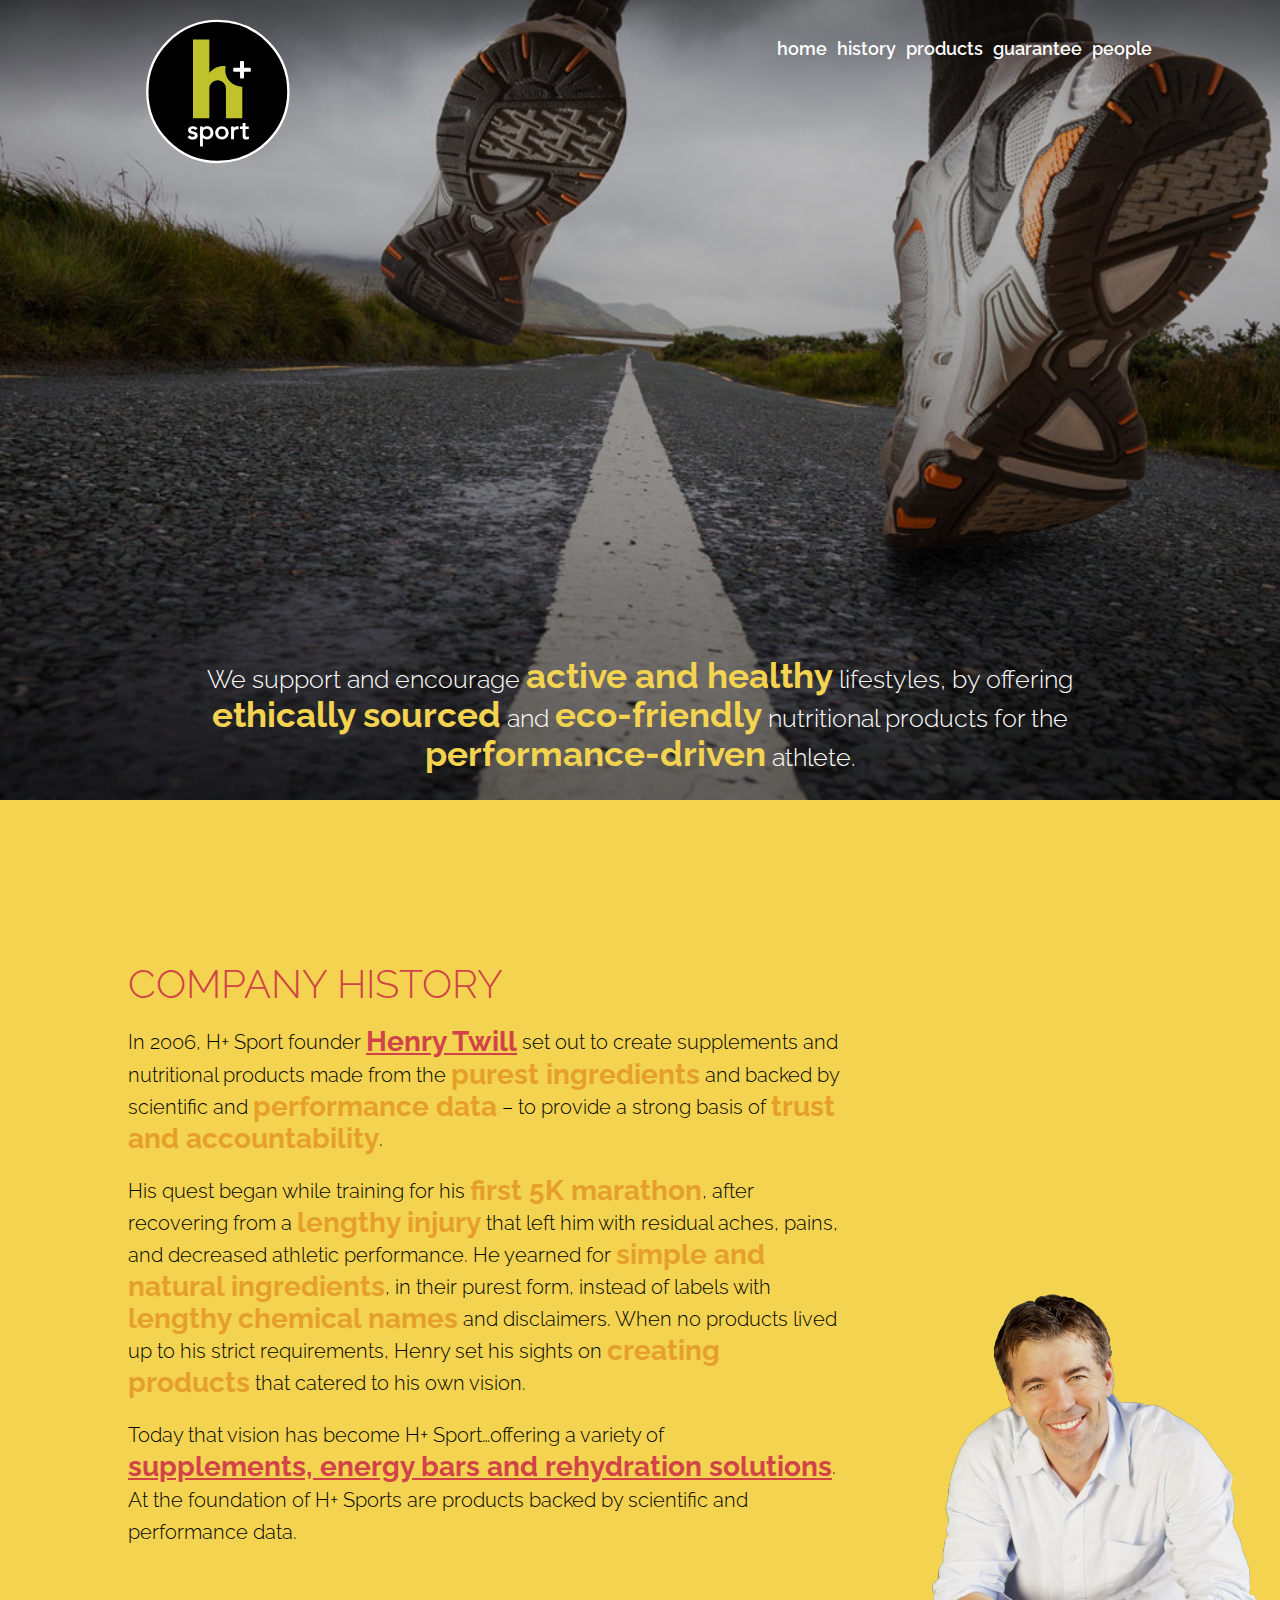
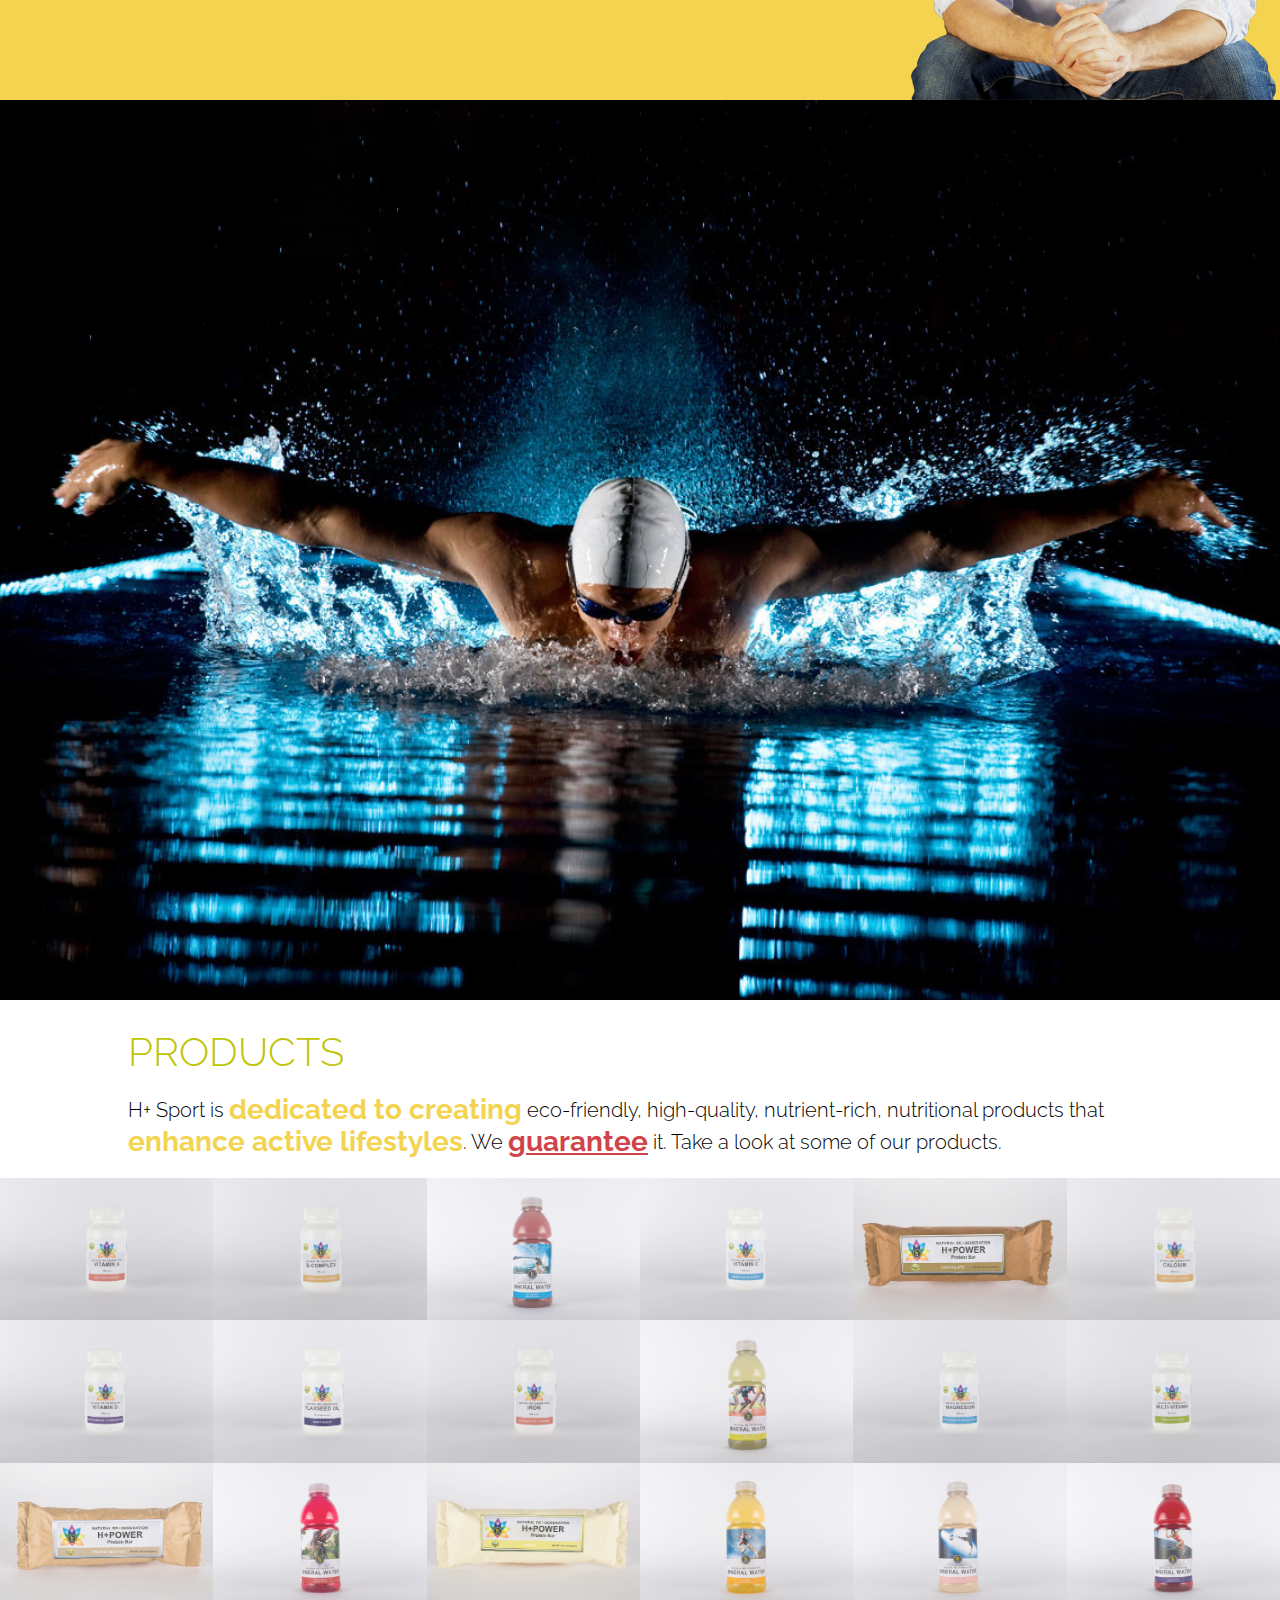
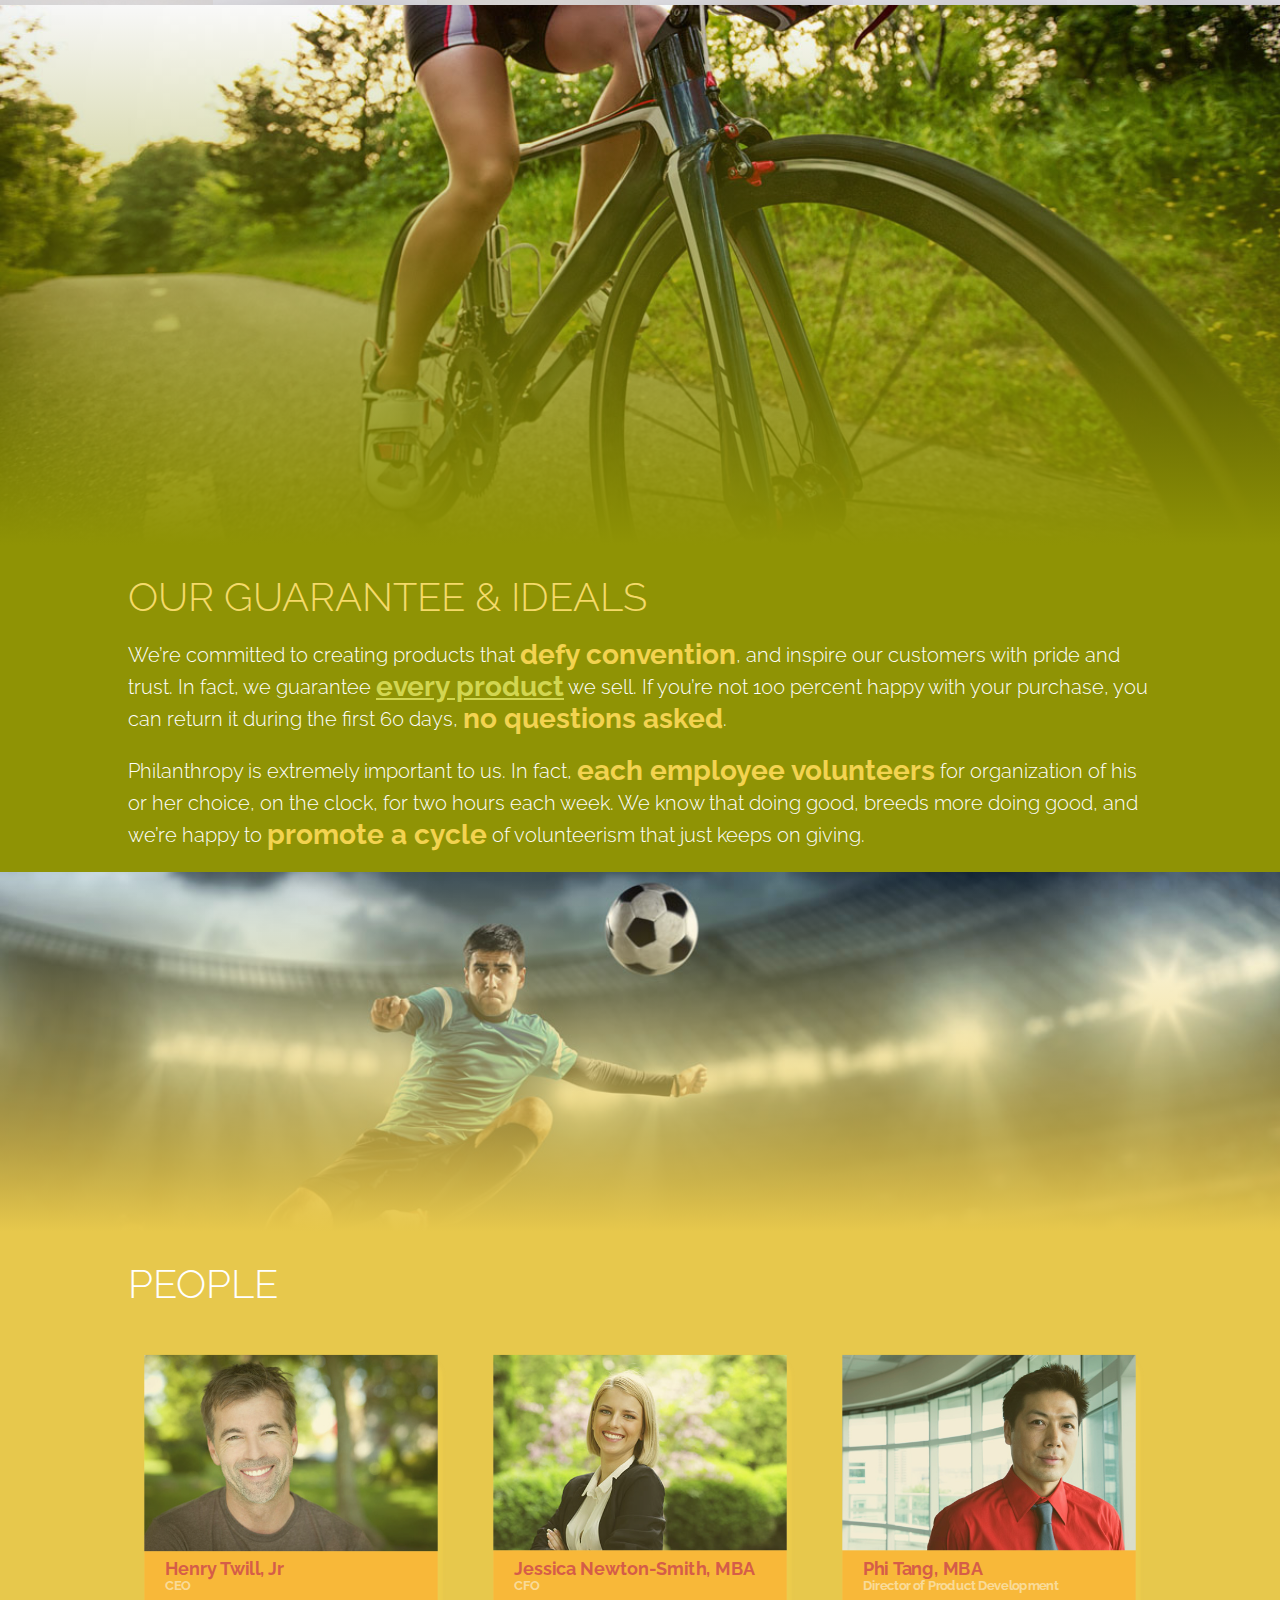
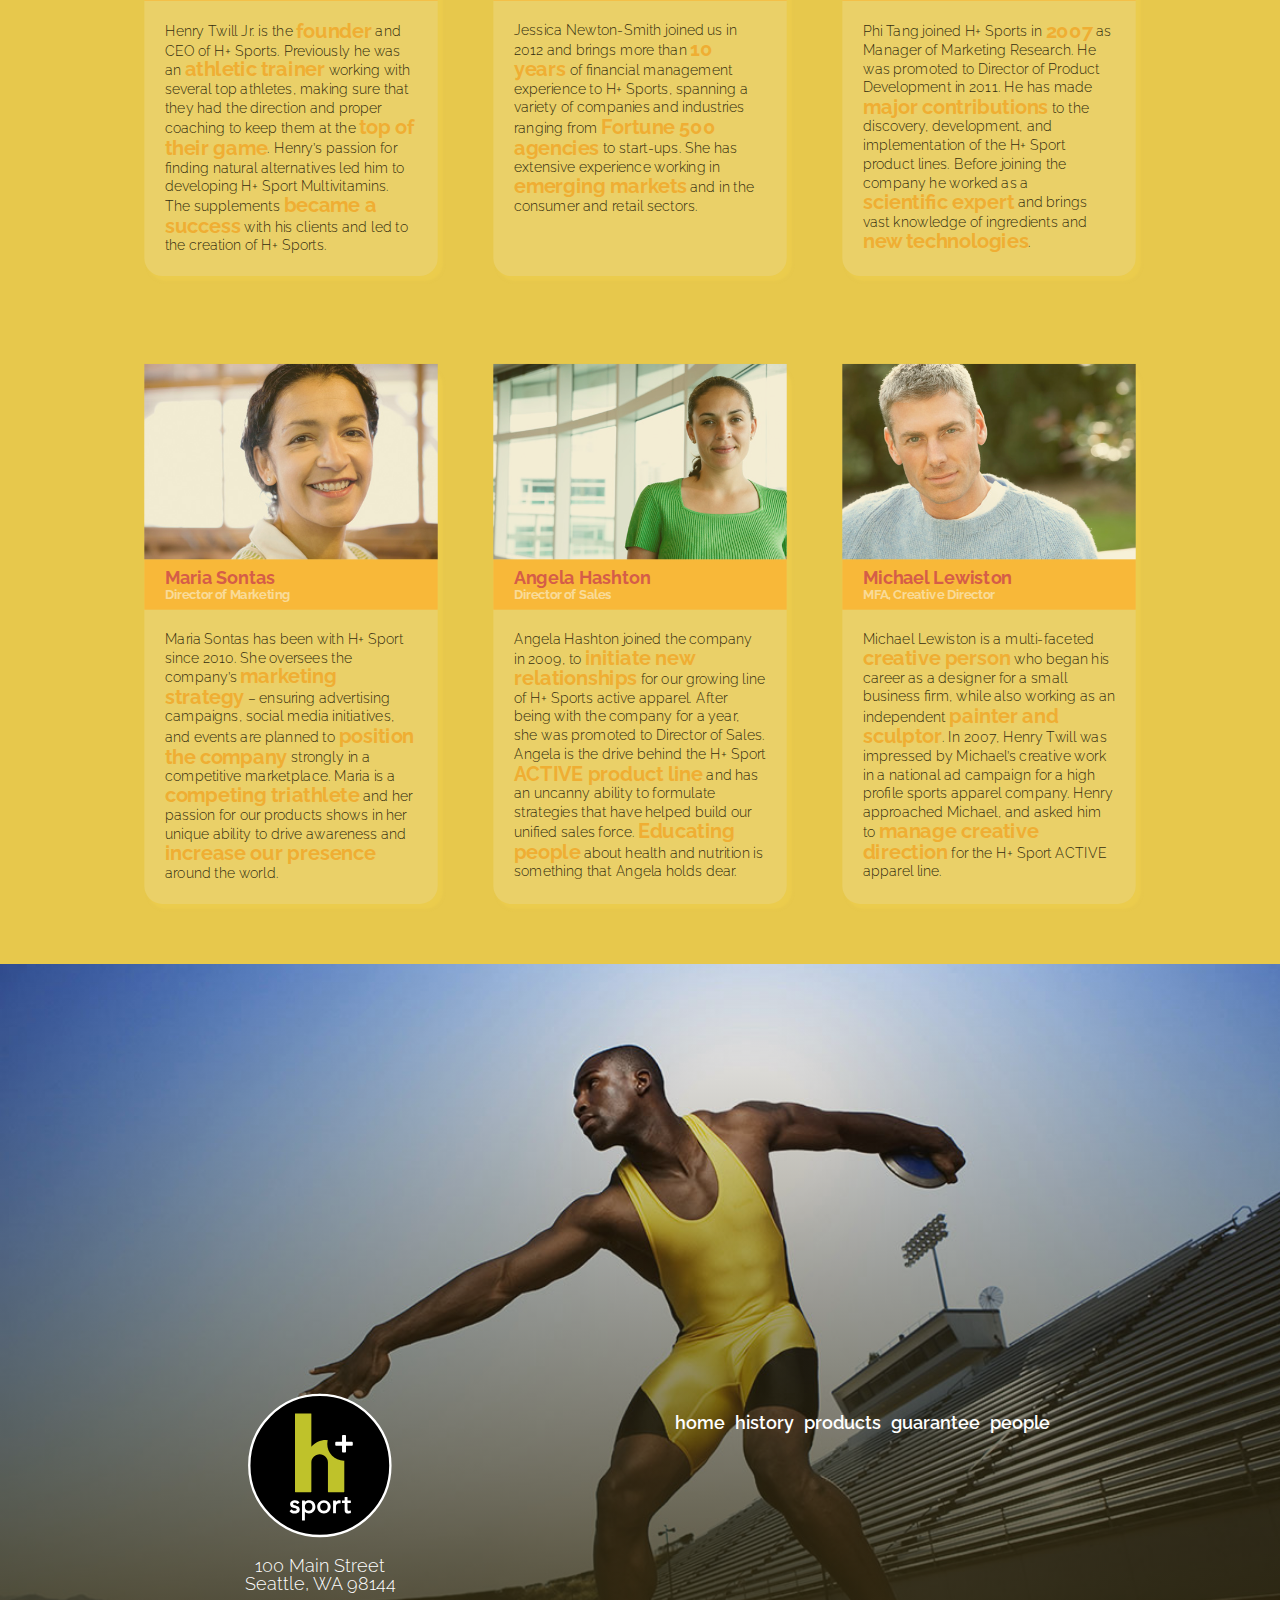
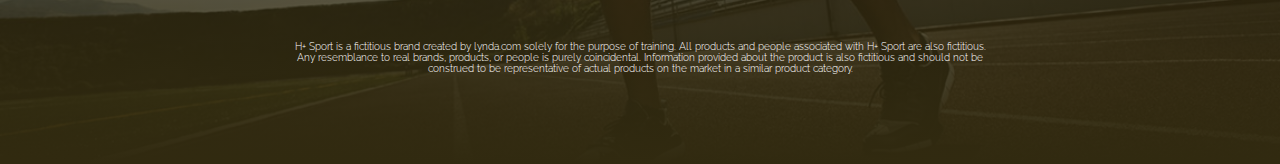
<file: jquery_Lessons/jQuery Library Exercise Files/HPlusSport_Start/index.html>
<!doctype html>
<html lang="en">
<head>
  <meta charset="UTF-8">
  <title>HPlus Sport</title>
  <link rel="stylesheet" href="css/style.css">
  <meta name="viewport" content="width=device-width, initial-scale=1.0">
</head>
<body>

<header id="home" class="header">
  <nav class="nav" role="navigation">
    <div class="container nav-elements">
      <div class="branding">
        <a href="#home"><img src="images/hpluslogo.svg" alt="Logo - H Plus Sports"></a>
      </div><!-- branding -->
      <ul class="navbar">
        <li><a href="#home">home</a></li>
        <li><a href="#history">history</a></li>
        <li><a href="#products">products</a></li>
        <li><a href="#guarantee">guarantee</a></li>
        <li><a href="#people">people</a></li>
      </ul><!-- navbar -->
    </div><!-- container nav-elements -->
  </nav>
  <div class="container tagline">
    <h1 class="headline">Our Mission</h1>
    <p>We support and encourage <em>active and healthy</em> lifestyles, by offering <em>ethically sourced</em> and <em>eco-friendly</em> nutritional products for the <em>performance-driven</em> athlete.</p>
  </div><!-- container tagline -->
</header><!-- #home -->

<section id="history" class="section">
  <div class="container">
    <div class="text-content">
      <h2 class="headline">Company History</h2>
      <p>In 2006, H+ Sport founder <a href="#employees-henrytwill">Henry Twill</a> set out to create supplements and nutritional products made from the <em>purest ingredients</em> and backed by scientific and <em>performance data</em> – to provide a strong basis of <em>trust and accountability</em>.</p>
      <p>His quest began while training for his <em>first 5K marathon</em>, after recovering from a <em>lengthy injury</em> that left him with residual aches, pains, and decreased athletic performance. He yearned for <em>simple and natural ingredients</em>, in their purest form, instead of labels with <em>lengthy chemical names</em> and disclaimers. When no products lived up to his strict requirements, Henry set his sights on <em>creating products</em> that catered to his own vision.</p>
      <p>Today that vision has become H+ Sport…offering a variety of <a href="#products">supplements, energy bars and rehydration solutions</a>. At the foundation of H+ Sports are products backed by scientific and performance data.</p>
    </div>
  </div><!-- container text -->
</section><!-- #history -->

<section id="products" class="section">
  <header class="imageheader"></header>
  <div class="container">
    <h2 class="headline">Products</h2>
    <p>H+ Sport is <em>dedicated to creating</em> eco-friendly, high-quality, nutrient-rich, nutritional products that <em>enhance active lifestyles</em>. We <a href="#guarantee">guarantee</a> it. Take a look at some of our products.</p>
  </div><!-- container -->
  <ul class="product-list">
    <li class="product-item" data-prod_id="V-A1037">
        <img class="product-image" src="images/products/vitamin-a.jpg" alt="Vitamin A - Product Photo">
        <h2 class="product-name" data-type="vitamin">Vitamin A</h2>
    </li>
    <li class="product-item" data-prod_id="V-BC2178">
        <img class="product-image" src="images/products/vitamin-bcomplex.jpg" alt="B Complex - Product Photo">
        <h2 class="product-name" data-type="vitamin">Vitamin-B Complex</h2>
    </li>
    <li class="product-item" data-prod_id="MW-8812">
        <img class="product-image" src="images/products/mineralwater-blueberry.jpg" alt="Blueberry Mineral Water - Product Photo">
        <h2 class="product-name" data-type="mineralwater">Blueberry Mineral Water</h2>
    </li>
    <li class="product-item" data-prod_id="V-C6614">
        <img class="product-image" src="images/products/vitamin-c.jpg" alt="Vitamin C - Product Photo">
        <h2 class="product-name" data-type="vitamin">Vitamin C</h2>
    </li>
    <li class="product-item" data-prod_id="PB-8154">
        <img class="product-image" src="images/products/proteinbar-chocolate.jpg" alt="Protein Bar Chocolate - Product Photo">
        <h2 class="product-name" data-type="proteinbar">Chocolate Protein Bar</h2>
    </li>
    <li class="product-item" data-prod_id="V-CA4543">
        <img class="product-image" src="images/products/vitamin-calcium.jpg" alt="Vitamin Calcium - Product Photo">
        <h2 class="product-name" data-type="vitamin">Calcium Vitamin</h2>
    </li>
    <li class="product-item" data-prod_id="V-D1825">
        <img class="product-image" src="images/products/vitamin-d.jpg" alt="Vitamin D - Product Photo">
        <h2 class="product-name" data-type="vitamin">Vitamin D</h2>
    </li>
    <li class="product-item" data-prod_id="V-F2225">
        <img class="product-image" src="images/products/vitamin-flaxseed-oil.jpg" alt="Flaxseed Oil - Product Photo">
        <h2 class="product-name" data-type="vitamin">Flaxseed Oil Vitamin</h2>
    </li>
    <li class="product-item" data-prod_id="V-I7456">
        <img class="product-image" src="images/products/vitamin-iron.jpg" alt="Vitamin Iron - Product Photo">
        <h2 class="product-name" data-type="vitamin">Iron Vitamin</h2>
    </li>
    <li class="product-item" data-prod_id="MW-9143">
        <img class="product-image" src="images/products/mineralwater-lemonlime.jpg" alt="Mineral Water Lemon Lime - Product Photo">
        <h2 class="product-name" data-type="mineralwater">Lemon Lime Mineral Water</h2>
    </li>
    <li class="product-item" data-prod_id="V-M0019">
        <img class="product-image" src="images/products/vitamin-magnesium.jpg" alt="Vitamin Magnesium - Product Photo">
        <h2 class="product-name" data-type="vitamin">Magnesium Vitamin</h2>
    </li>
    <li class="product-item" data-prod_id="V-MV7763">
        <img class="product-image" src="images/products/vitamin-multi.jpg" alt="Vitamin Multivitamin - Product Photo">
        <h2 class="product-name" data-type="vitamin">Multi-vitamin</h2>
    </li>
    <li class="product-item" data-prod_id="PB-1234">
        <img class="product-image" src="images/products/proteinbar-peanutbutter.jpg" alt="Vitamin Protein Bar Peanut Butter - Product Photo">
        <h2 class="product-name" data-type="proteinbar">Peanut Butter Protein Bar</h2>
    </li>
    <li class="product-item" data-prod_id="MW-S0987">
        <img class="product-image" src="images/products/mineralwater-strawberry.jpg" alt="Mineral Water Strawberry - Product Photo">
        <h2 class="product-name" data-type="mineralwater">Strawberry Mineral Water</h2>
    </li>
    <li class="product-item" data-prod_id="PB-1919">
        <img class="product-image" src="images/products/proteinbar-lemon.jpg" alt="Protein Bar Lemon - Product Photo">
        <h2 class="product-name" data-type="proteinbar">Lemon Protein Bar</h2>
    </li>
    <li class="product-item" data-prod_id="MW-O1980">
        <img class="product-image" src="images/products/mineralwater-orange.jpg" alt="Mineral Water Orange - Product Photo">
        <h2 class="product-name" data-type="mineralwater">Orange Mineral Water</h2>
    </li>
    <li class="product-item" data-prod_id="MW-P1968">
        <img class="product-image" src="images/products/mineralwater-peach.jpg" alt="Mineral Water Peach - Product Photo">
        <h2 class="product-name" data-type="mineralwater">Peach Mineral Water</h2>
    </li>
    <li class="product-item" data-prod_id="MW-R2003">
        <img class="product-image" src="images/products/mineralwater-raspberry.jpg" alt="Mineral Water Raspberry - Product Photo">
        <h2 class="product-name" data-type="mineralwater">Raspberry Mineral Water</h2>
    </li>
  </ul><!-- product-list -->
</section><!-- #products -->

<section id="guarantee" class="section">
  <header class="imageheader"></header>
  <div class="container">
    <h2 class="headline">Our Guarantee &amp; Ideals</h2>
    <p>We’re committed to creating products that <em>defy convention</em>, and inspire our customers with pride and trust. In fact, we guarantee <a href="#products">every product</a> we sell. If you’re not 100 percent happy with your purchase, you can return it during the first 60 days, <em>no questions asked</em>.</p>
    <p>Philanthropy is extremely important to us. In fact, <em>each employee volunteers</em> for organization of his or her choice, on the clock, for two hours each week. We know that doing good, breeds more doing good, and we’re happy to <em>promote a cycle</em> of volunteerism that just keeps on giving.</p>
  </div>
</section><!-- guarantee -->

<section id="people" class="section">
  <header class="imageheader"></header>
  <div class="container">
    <h2 class="headline">People</h2>
    <div class="people-cards">
      <div class="person-card">
        <img src="images/employees/HenryTwill.jpg" alt="HenryTwill Photo">
        <div class="card-info">
          <h3 class="card-name">Henry Twill, Jr</h3>
          <h4 class="card-title">CEO</h4>
        </div>
        <p class="card-text">Henry Twill Jr. is the <em>founder</em> and CEO of H+ Sports. Previously he was an <em>athletic trainer</em> working with several top athletes, making sure that they had the direction and proper coaching to keep them at the <em>top of their game</em>. Henry’s passion for finding natural alternatives led him to developing H+ Sport Multivitamins. The supplements <em>became a success</em> with his clients and led to the creation of H+ Sports.</p>
      </div><!-- person-card -->

      <div class="person-card">
        <img src="images/employees/JessicaNewton.jpg" alt="JessicaNewton Photo">
        <div class="card-info">
          <h3 class="card-name">Jessica Newton-Smith, MBA</h3>
          <h4 class="card-title">CFO</h4>
        </div>
        <p class="card-text">Jessica Newton-Smith joined us in 2012 and brings more than <em>10 years</em> of financial management experience to H+ Sports, spanning a variety of companies and industries ranging from <em> Fortune 500 agencies</em> to start-ups. She has extensive experience working in <em>emerging markets</em> and in the consumer and retail sectors.</p>
      </div><!-- person-card -->

      <div class="person-card">
        <img src="images/employees/PhiTang.jpg" alt="PhiTang Photo">
        <div class="card-info">
          <h3 class="card-name">Phi Tang, MBA</h3>
          <h4 class="card-title">Director of Product Development</h4>
        </div>
        <p class="card-text">Phi Tang joined H+ Sports in <em>2007</em> as Manager of Marketing Research. He was promoted to Director of Product Development in 2011. He has made <em>major contributions</em> to the discovery, development, and implementation of the H+ Sport product lines. Before joining the company he worked as a <em>scientific expert</em> and brings vast knowledge of ingredients and <em>new technologies</em>.</p>
      </div><!-- person-card -->

      <div class="person-card">
        <img src="images/employees/MariaSontas.jpg" alt="MariaSontas Photo">
        <div class="card-info">
          <h3 class="card-name">Maria Sontas</h3>
          <h4 class="card-title">Director of Marketing</h4>
        </div>
        <p class="card-text">Maria Sontas has been with H+ Sport since 2010. She oversees the company’s <em>marketing strategy</em> – ensuring advertising campaigns, social media initiatives, and events are planned to <em>position the company</em> strongly in a competitive marketplace. Maria is a <em>competing triathlete</em> and her passion for our products shows in her unique ability to drive awareness and <em>increase our presence</em> around the world.</p>
      </div><!-- person-card -->

      <div class="person-card">
        <img src="images/employees/AngelaHaston.jpg" alt="AngelaHaston Photo">
        <div class="card-info">
          <h3 class="card-name">Angela Hashton</h3>
          <h4 class="card-title">Director of Sales</h4>
        </div>
        <p class="card-text">Angela Hashton joined the company in 2009, to <em>initiate new relationships</em> for our growing line of H+ Sports active apparel. After being with the company for a year, she was promoted to Director of Sales. Angela is the drive behind the H+ Sport <em>ACTIVE product line</em> and has an uncanny ability to formulate strategies that have helped build our unified sales force. <em>Educating people</em> about health and nutrition is something that Angela holds dear.</p>
      </div><!-- person-card -->

      <div class="person-card">
        <img src="images/employees/MichaelLewiston.jpg" alt="MichaelLewiston Photo">
        <div class="card-info">
          <h3 class="card-name">Michael Lewiston</h3>
          <h4 class="card-title">MFA, Creative Director</h4>
        </div>
        <p class="card-text">Michael Lewiston is a multi-faceted <em>creative person</em> who began his career as a designer for a small business firm, while also working as an independent <em>painter and sculptor</em>. In 2007, Henry Twill was impressed by Michael’s creative work in a national ad campaign for a high profile sports apparel company. Henry approached Michael, and asked him to <em>manage creative direction</em> for the H+ Sport ACTIVE apparel line.</p>
      </div><!-- person-card -->
  </div><!-- container -->
</section><!-- people -->

<footer class="footer">
  <header class="imageheader"></header>
  <div class="container">
  <nav class="nav" role="navigation">
    <div class="container nav-elements">
      <div class="branding">
        <a href="#home"><img src="images/hpluslogo.svg" alt="Logo - H Plus Sports"></a>
        <p class="address">100 Main Street<br>
        Seattle, WA 98144
      </p>
      </div>
      <ul class="navbar">
        <li><a href="#home">home</a></li>
        <li><a href="#history">history</a></li>
        <li><a href="#products">products</a></li>
        <li><a href="#guarantee">guarantee</a></li>
        <li><a href="#people">people</a></li>
      </ul>
    </div>
  </nav>
  <p class="legal">H+ Sport is a fictitious brand created by lynda.com solely for the purpose of training. All products and people associated with H+ Sport are also fictitious. Any resemblance to real brands, products, or people is purely coincidental. Information provided about the product is also fictitious and should not be construed to be representative of actual products on the market in a similar product category.</p>
</div><!-- container -->
</footer><!-- footer -->

</body>
</html>
</file>
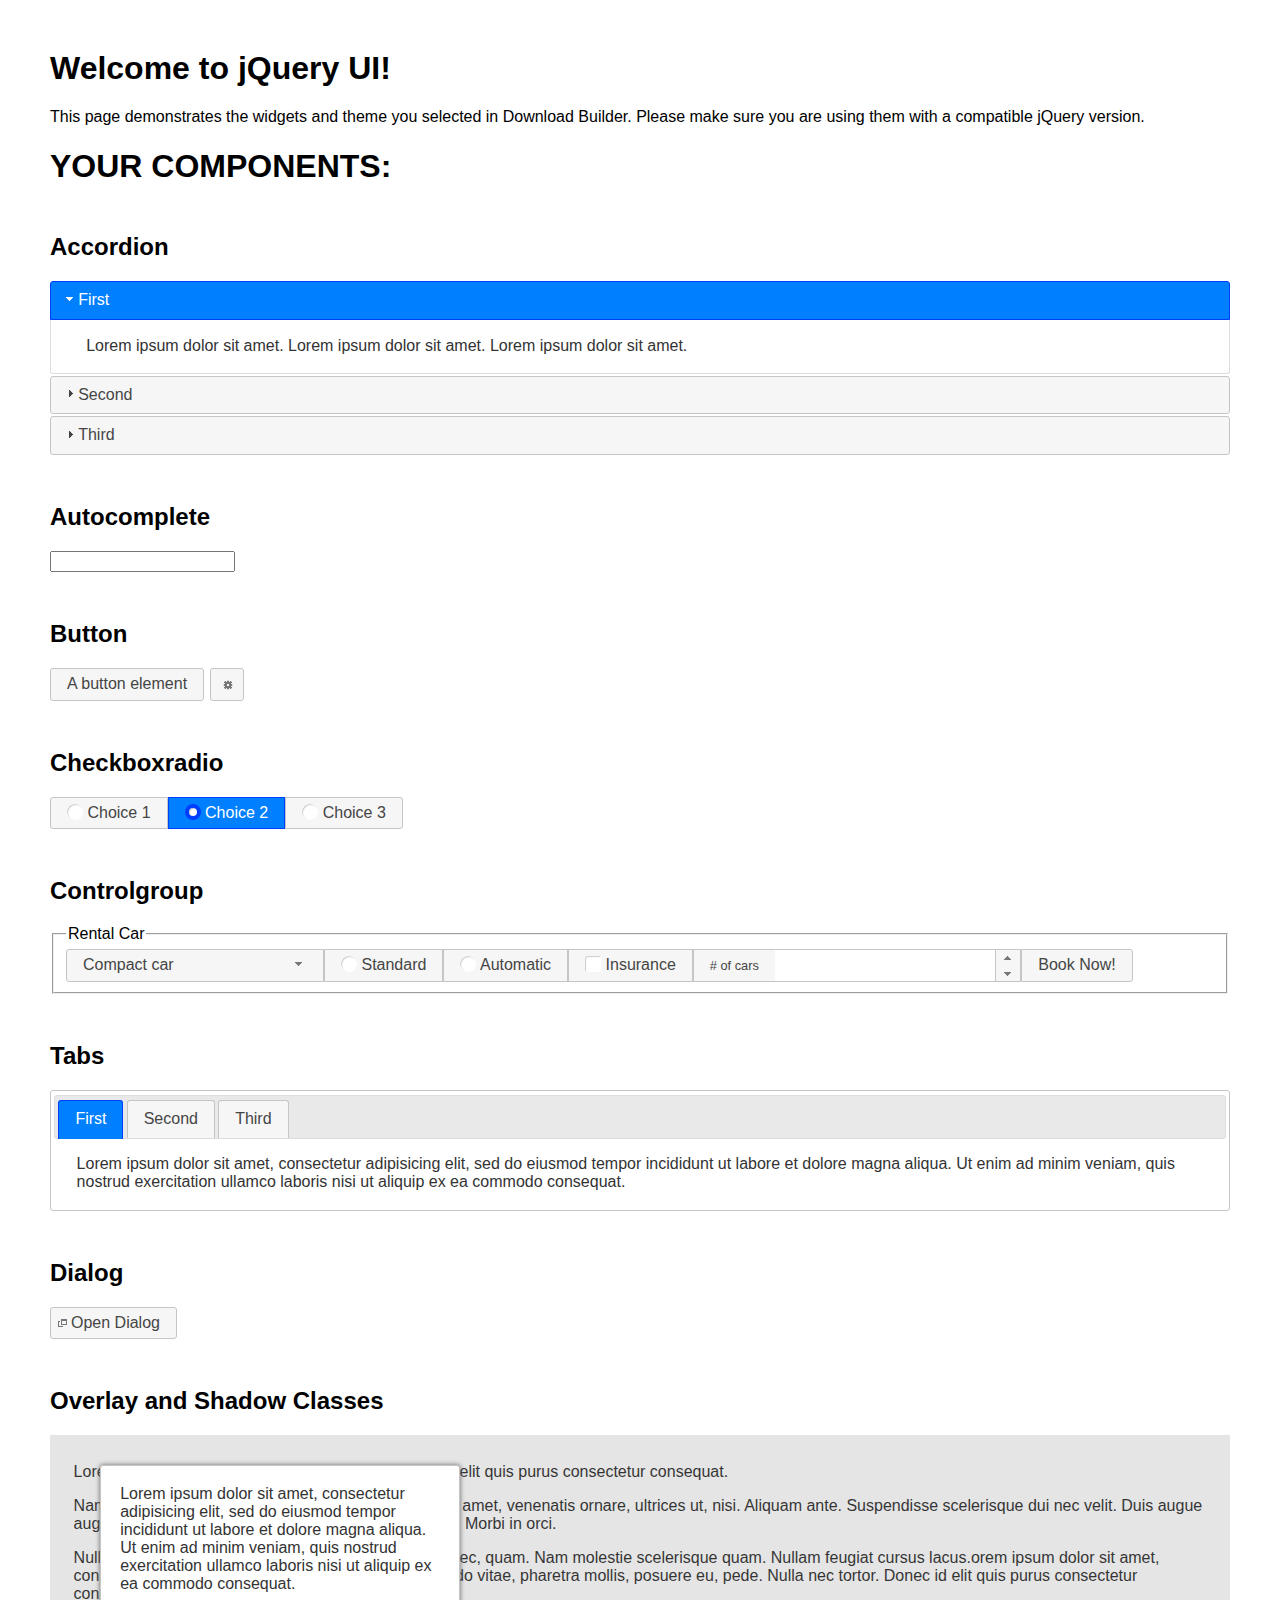
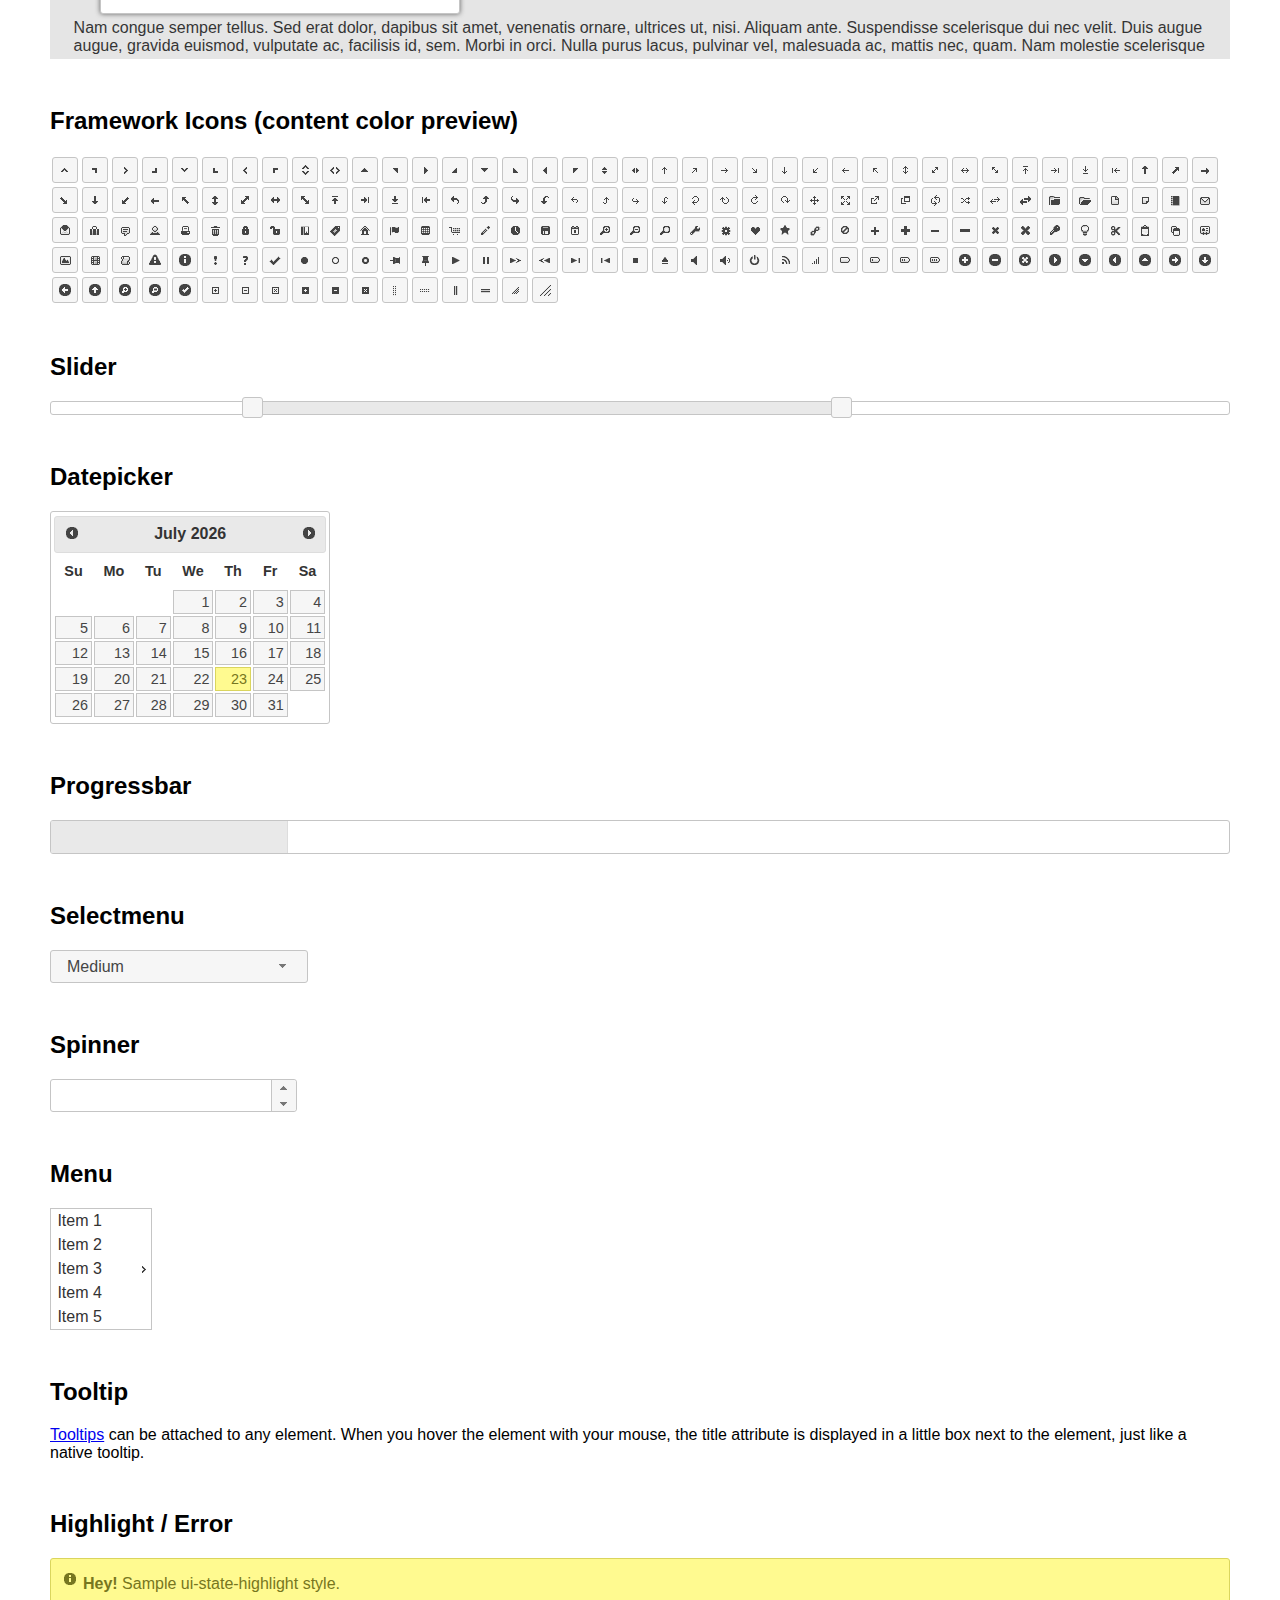
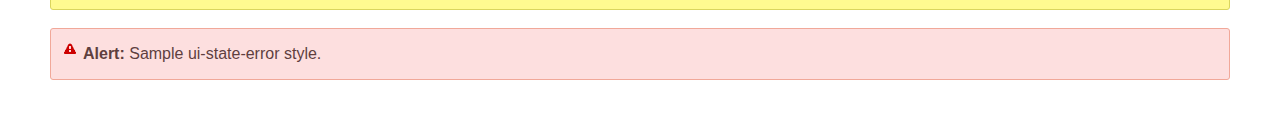
<file: jquery_Lessons/jquery_ui/jquery-ui-1.12.1.custom/index.html>
<!doctype html>
<html lang="us">
<head>
	<meta charset="utf-8">
	<title>jQuery UI Example Page</title>
	<link href="jquery-ui.css" rel="stylesheet">
	<style>
	body{
		font-family: "Trebuchet MS", sans-serif;
		margin: 50px;
	}
	.demoHeaders {
		margin-top: 2em;
	}
	#dialog-link {
		padding: .4em 1em .4em 20px;
		text-decoration: none;
		position: relative;
	}
	#dialog-link span.ui-icon {
		margin: 0 5px 0 0;
		position: absolute;
		left: .2em;
		top: 50%;
		margin-top: -8px;
	}
	#icons {
		margin: 0;
		padding: 0;
	}
	#icons li {
		margin: 2px;
		position: relative;
		padding: 4px 0;
		cursor: pointer;
		float: left;
		list-style: none;
	}
	#icons span.ui-icon {
		float: left;
		margin: 0 4px;
	}
	.fakewindowcontain .ui-widget-overlay {
		position: absolute;
	}
	select {
		width: 200px;
	}
	</style>
</head>
<body>

<h1>Welcome to jQuery UI!</h1>

<div class="ui-widget">
	<p>This page demonstrates the widgets and theme you selected in Download Builder. Please make sure you are using them with a compatible jQuery version.</p>
</div>

<h1>YOUR COMPONENTS:</h1>


<!-- Accordion -->
<h2 class="demoHeaders">Accordion</h2>
<div id="accordion">
	<h3>First</h3>
	<div>Lorem ipsum dolor sit amet. Lorem ipsum dolor sit amet. Lorem ipsum dolor sit amet.</div>
	<h3>Second</h3>
	<div>Phasellus mattis tincidunt nibh.</div>
	<h3>Third</h3>
	<div>Nam dui erat, auctor a, dignissim quis.</div>
</div>



<!-- Autocomplete -->
<h2 class="demoHeaders">Autocomplete</h2>
<div>
	<input id="autocomplete" title="type &quot;a&quot;">
</div>



<!-- Button -->
<h2 class="demoHeaders">Button</h2>
<button id="button">A button element</button>
<button id="button-icon">An icon-only button</button>



<!-- Checkboxradio -->
<h2 class="demoHeaders">Checkboxradio</h2>
<form style="margin-top: 1em;">
	<div id="radioset">
		<input type="radio" id="radio1" name="radio"><label for="radio1">Choice 1</label>
		<input type="radio" id="radio2" name="radio" checked="checked"><label for="radio2">Choice 2</label>
		<input type="radio" id="radio3" name="radio"><label for="radio3">Choice 3</label>
	</div>
</form>



<!-- Controlgroup -->
<h2 class="demoHeaders">Controlgroup</h2>
<fieldset>
	<legend>Rental Car</legend>
	<div id="controlgroup">
		<select id="car-type">
			<option>Compact car</option>
			<option>Midsize car</option>
			<option>Full size car</option>
			<option>SUV</option>
			<option>Luxury</option>
			<option>Truck</option>
			<option>Van</option>
		</select>
		<label for="transmission-standard">Standard</label>
		<input type="radio" name="transmission" id="transmission-standard">
		<label for="transmission-automatic">Automatic</label>
		<input type="radio" name="transmission" id="transmission-automatic">
		<label for="insurance">Insurance</label>
		<input type="checkbox" name="insurance" id="insurance">
		<label for="horizontal-spinner" class="ui-controlgroup-label"># of cars</label>
		<input id="horizontal-spinner" class="ui-spinner-input">
		<button>Book Now!</button>
	</div>
</fieldset>



<!-- Tabs -->
<h2 class="demoHeaders">Tabs</h2>
<div id="tabs">
	<ul>
		<li><a href="#tabs-1">First</a></li>
		<li><a href="#tabs-2">Second</a></li>
		<li><a href="#tabs-3">Third</a></li>
	</ul>
	<div id="tabs-1">Lorem ipsum dolor sit amet, consectetur adipisicing elit, sed do eiusmod tempor incididunt ut labore et dolore magna aliqua. Ut enim ad minim veniam, quis nostrud exercitation ullamco laboris nisi ut aliquip ex ea commodo consequat.</div>
	<div id="tabs-2">Phasellus mattis tincidunt nibh. Cras orci urna, blandit id, pretium vel, aliquet ornare, felis. Maecenas scelerisque sem non nisl. Fusce sed lorem in enim dictum bibendum.</div>
	<div id="tabs-3">Nam dui erat, auctor a, dignissim quis, sollicitudin eu, felis. Pellentesque nisi urna, interdum eget, sagittis et, consequat vestibulum, lacus. Mauris porttitor ullamcorper augue.</div>
</div>



<h2 class="demoHeaders">Dialog</h2>
<p>
	<button id="dialog-link" class="ui-button ui-corner-all ui-widget">
		<span class="ui-icon ui-icon-newwin"></span>Open Dialog
	</button>
</p>

<h2 class="demoHeaders">Overlay and Shadow Classes</h2>
<div style="position: relative; width: 96%; height: 200px; padding:1% 2%; overflow:hidden;" class="fakewindowcontain">
	<p>Lorem ipsum dolor sit amet,  Nulla nec tortor. Donec id elit quis purus consectetur consequat. </p><p>Nam congue semper tellus. Sed erat dolor, dapibus sit amet, venenatis ornare, ultrices ut, nisi. Aliquam ante. Suspendisse scelerisque dui nec velit. Duis augue augue, gravida euismod, vulputate ac, facilisis id, sem. Morbi in orci. </p><p>Nulla purus lacus, pulvinar vel, malesuada ac, mattis nec, quam. Nam molestie scelerisque quam. Nullam feugiat cursus lacus.orem ipsum dolor sit amet, consectetur adipiscing elit. Donec libero risus, commodo vitae, pharetra mollis, posuere eu, pede. Nulla nec tortor. Donec id elit quis purus consectetur consequat. </p><p>Nam congue semper tellus. Sed erat dolor, dapibus sit amet, venenatis ornare, ultrices ut, nisi. Aliquam ante. Suspendisse scelerisque dui nec velit. Duis augue augue, gravida euismod, vulputate ac, facilisis id, sem. Morbi in orci. Nulla purus lacus, pulvinar vel, malesuada ac, mattis nec, quam. Nam molestie scelerisque quam. </p><p>Nullam feugiat cursus lacus.orem ipsum dolor sit amet, consectetur adipiscing elit. Donec libero risus, commodo vitae, pharetra mollis, posuere eu, pede. Nulla nec tortor. Donec id elit quis purus consectetur consequat. Nam congue semper tellus. Sed erat dolor, dapibus sit amet, venenatis ornare, ultrices ut, nisi. Aliquam ante. </p><p>Suspendisse scelerisque dui nec velit. Duis augue augue, gravida euismod, vulputate ac, facilisis id, sem. Morbi in orci. Nulla purus lacus, pulvinar vel, malesuada ac, mattis nec, quam. Nam molestie scelerisque quam. Nullam feugiat cursus lacus.orem ipsum dolor sit amet, consectetur adipiscing elit. Donec libero risus, commodo vitae, pharetra mollis, posuere eu, pede. Nulla nec tortor. Donec id elit quis purus consectetur consequat. Nam congue semper tellus. Sed erat dolor, dapibus sit amet, venenatis ornare, ultrices ut, nisi. </p>

	<!-- ui-dialog -->
	<div class="ui-widget-overlay ui-front"></div>
	<div style="position: absolute; width: 320px; left: 50px; top: 30px; padding: 1.2em" class="ui-widget ui-front ui-widget-content ui-corner-all ui-widget-shadow">
		Lorem ipsum dolor sit amet, consectetur adipisicing elit, sed do eiusmod tempor incididunt ut labore et dolore magna aliqua. Ut enim ad minim veniam, quis nostrud exercitation ullamco laboris nisi ut aliquip ex ea commodo consequat.
	</div>

</div>

<!-- ui-dialog -->
<div id="dialog" title="Dialog Title">
	<p>Lorem ipsum dolor sit amet, consectetur adipisicing elit, sed do eiusmod tempor incididunt ut labore et dolore magna aliqua. Ut enim ad minim veniam, quis nostrud exercitation ullamco laboris nisi ut aliquip ex ea commodo consequat.</p>
</div>



<h2 class="demoHeaders">Framework Icons (content color preview)</h2>
<ul id="icons" class="ui-widget ui-helper-clearfix">
	<li class="ui-state-default ui-corner-all" title=".ui-icon-caret-1-n"><span class="ui-icon ui-icon-caret-1-n"></span></li>
	<li class="ui-state-default ui-corner-all" title=".ui-icon-caret-1-ne"><span class="ui-icon ui-icon-caret-1-ne"></span></li>
	<li class="ui-state-default ui-corner-all" title=".ui-icon-caret-1-e"><span class="ui-icon ui-icon-caret-1-e"></span></li>
	<li class="ui-state-default ui-corner-all" title=".ui-icon-caret-1-se"><span class="ui-icon ui-icon-caret-1-se"></span></li>
	<li class="ui-state-default ui-corner-all" title=".ui-icon-caret-1-s"><span class="ui-icon ui-icon-caret-1-s"></span></li>
	<li class="ui-state-default ui-corner-all" title=".ui-icon-caret-1-sw"><span class="ui-icon ui-icon-caret-1-sw"></span></li>
	<li class="ui-state-default ui-corner-all" title=".ui-icon-caret-1-w"><span class="ui-icon ui-icon-caret-1-w"></span></li>
	<li class="ui-state-default ui-corner-all" title=".ui-icon-caret-1-nw"><span class="ui-icon ui-icon-caret-1-nw"></span></li>
	<li class="ui-state-default ui-corner-all" title=".ui-icon-caret-2-n-s"><span class="ui-icon ui-icon-caret-2-n-s"></span></li>
	<li class="ui-state-default ui-corner-all" title=".ui-icon-caret-2-e-w"><span class="ui-icon ui-icon-caret-2-e-w"></span></li>
	<li class="ui-state-default ui-corner-all" title=".ui-icon-triangle-1-n"><span class="ui-icon ui-icon-triangle-1-n"></span></li>
	<li class="ui-state-default ui-corner-all" title=".ui-icon-triangle-1-ne"><span class="ui-icon ui-icon-triangle-1-ne"></span></li>
	<li class="ui-state-default ui-corner-all" title=".ui-icon-triangle-1-e"><span class="ui-icon ui-icon-triangle-1-e"></span></li>
	<li class="ui-state-default ui-corner-all" title=".ui-icon-triangle-1-se"><span class="ui-icon ui-icon-triangle-1-se"></span></li>
	<li class="ui-state-default ui-corner-all" title=".ui-icon-triangle-1-s"><span class="ui-icon ui-icon-triangle-1-s"></span></li>
	<li class="ui-state-default ui-corner-all" title=".ui-icon-triangle-1-sw"><span class="ui-icon ui-icon-triangle-1-sw"></span></li>
	<li class="ui-state-default ui-corner-all" title=".ui-icon-triangle-1-w"><span class="ui-icon ui-icon-triangle-1-w"></span></li>
	<li class="ui-state-default ui-corner-all" title=".ui-icon-triangle-1-nw"><span class="ui-icon ui-icon-triangle-1-nw"></span></li>
	<li class="ui-state-default ui-corner-all" title=".ui-icon-triangle-2-n-s"><span class="ui-icon ui-icon-triangle-2-n-s"></span></li>
	<li class="ui-state-default ui-corner-all" title=".ui-icon-triangle-2-e-w"><span class="ui-icon ui-icon-triangle-2-e-w"></span></li>
	<li class="ui-state-default ui-corner-all" title=".ui-icon-arrow-1-n"><span class="ui-icon ui-icon-arrow-1-n"></span></li>
	<li class="ui-state-default ui-corner-all" title=".ui-icon-arrow-1-ne"><span class="ui-icon ui-icon-arrow-1-ne"></span></li>
	<li class="ui-state-default ui-corner-all" title=".ui-icon-arrow-1-e"><span class="ui-icon ui-icon-arrow-1-e"></span></li>
	<li class="ui-state-default ui-corner-all" title=".ui-icon-arrow-1-se"><span class="ui-icon ui-icon-arrow-1-se"></span></li>
	<li class="ui-state-default ui-corner-all" title=".ui-icon-arrow-1-s"><span class="ui-icon ui-icon-arrow-1-s"></span></li>
	<li class="ui-state-default ui-corner-all" title=".ui-icon-arrow-1-sw"><span class="ui-icon ui-icon-arrow-1-sw"></span></li>
	<li class="ui-state-default ui-corner-all" title=".ui-icon-arrow-1-w"><span class="ui-icon ui-icon-arrow-1-w"></span></li>
	<li class="ui-state-default ui-corner-all" title=".ui-icon-arrow-1-nw"><span class="ui-icon ui-icon-arrow-1-nw"></span></li>
	<li class="ui-state-default ui-corner-all" title=".ui-icon-arrow-2-n-s"><span class="ui-icon ui-icon-arrow-2-n-s"></span></li>
	<li class="ui-state-default ui-corner-all" title=".ui-icon-arrow-2-ne-sw"><span class="ui-icon ui-icon-arrow-2-ne-sw"></span></li>
	<li class="ui-state-default ui-corner-all" title=".ui-icon-arrow-2-e-w"><span class="ui-icon ui-icon-arrow-2-e-w"></span></li>
	<li class="ui-state-default ui-corner-all" title=".ui-icon-arrow-2-se-nw"><span class="ui-icon ui-icon-arrow-2-se-nw"></span></li>
	<li class="ui-state-default ui-corner-all" title=".ui-icon-arrowstop-1-n"><span class="ui-icon ui-icon-arrowstop-1-n"></span></li>
	<li class="ui-state-default ui-corner-all" title=".ui-icon-arrowstop-1-e"><span class="ui-icon ui-icon-arrowstop-1-e"></span></li>
	<li class="ui-state-default ui-corner-all" title=".ui-icon-arrowstop-1-s"><span class="ui-icon ui-icon-arrowstop-1-s"></span></li>
	<li class="ui-state-default ui-corner-all" title=".ui-icon-arrowstop-1-w"><span class="ui-icon ui-icon-arrowstop-1-w"></span></li>
	<li class="ui-state-default ui-corner-all" title=".ui-icon-arrowthick-1-n"><span class="ui-icon ui-icon-arrowthick-1-n"></span></li>
	<li class="ui-state-default ui-corner-all" title=".ui-icon-arrowthick-1-ne"><span class="ui-icon ui-icon-arrowthick-1-ne"></span></li>
	<li class="ui-state-default ui-corner-all" title=".ui-icon-arrowthick-1-e"><span class="ui-icon ui-icon-arrowthick-1-e"></span></li>
	<li class="ui-state-default ui-corner-all" title=".ui-icon-arrowthick-1-se"><span class="ui-icon ui-icon-arrowthick-1-se"></span></li>
	<li class="ui-state-default ui-corner-all" title=".ui-icon-arrowthick-1-s"><span class="ui-icon ui-icon-arrowthick-1-s"></span></li>
	<li class="ui-state-default ui-corner-all" title=".ui-icon-arrowthick-1-sw"><span class="ui-icon ui-icon-arrowthick-1-sw"></span></li>
	<li class="ui-state-default ui-corner-all" title=".ui-icon-arrowthick-1-w"><span class="ui-icon ui-icon-arrowthick-1-w"></span></li>
	<li class="ui-state-default ui-corner-all" title=".ui-icon-arrowthick-1-nw"><span class="ui-icon ui-icon-arrowthick-1-nw"></span></li>
	<li class="ui-state-default ui-corner-all" title=".ui-icon-arrowthick-2-n-s"><span class="ui-icon ui-icon-arrowthick-2-n-s"></span></li>
	<li class="ui-state-default ui-corner-all" title=".ui-icon-arrowthick-2-ne-sw"><span class="ui-icon ui-icon-arrowthick-2-ne-sw"></span></li>
	<li class="ui-state-default ui-corner-all" title=".ui-icon-arrowthick-2-e-w"><span class="ui-icon ui-icon-arrowthick-2-e-w"></span></li>
	<li class="ui-state-default ui-corner-all" title=".ui-icon-arrowthick-2-se-nw"><span class="ui-icon ui-icon-arrowthick-2-se-nw"></span></li>
	<li class="ui-state-default ui-corner-all" title=".ui-icon-arrowthickstop-1-n"><span class="ui-icon ui-icon-arrowthickstop-1-n"></span></li>
	<li class="ui-state-default ui-corner-all" title=".ui-icon-arrowthickstop-1-e"><span class="ui-icon ui-icon-arrowthickstop-1-e"></span></li>
	<li class="ui-state-default ui-corner-all" title=".ui-icon-arrowthickstop-1-s"><span class="ui-icon ui-icon-arrowthickstop-1-s"></span></li>
	<li class="ui-state-default ui-corner-all" title=".ui-icon-arrowthickstop-1-w"><span class="ui-icon ui-icon-arrowthickstop-1-w"></span></li>
	<li class="ui-state-default ui-corner-all" title=".ui-icon-arrowreturnthick-1-w"><span class="ui-icon ui-icon-arrowreturnthick-1-w"></span></li>
	<li class="ui-state-default ui-corner-all" title=".ui-icon-arrowreturnthick-1-n"><span class="ui-icon ui-icon-arrowreturnthick-1-n"></span></li>
	<li class="ui-state-default ui-corner-all" title=".ui-icon-arrowreturnthick-1-e"><span class="ui-icon ui-icon-arrowreturnthick-1-e"></span></li>
	<li class="ui-state-default ui-corner-all" title=".ui-icon-arrowreturnthick-1-s"><span class="ui-icon ui-icon-arrowreturnthick-1-s"></span></li>
	<li class="ui-state-default ui-corner-all" title=".ui-icon-arrowreturn-1-w"><span class="ui-icon ui-icon-arrowreturn-1-w"></span></li>
	<li class="ui-state-default ui-corner-all" title=".ui-icon-arrowreturn-1-n"><span class="ui-icon ui-icon-arrowreturn-1-n"></span></li>
	<li class="ui-state-default ui-corner-all" title=".ui-icon-arrowreturn-1-e"><span class="ui-icon ui-icon-arrowreturn-1-e"></span></li>
	<li class="ui-state-default ui-corner-all" title=".ui-icon-arrowreturn-1-s"><span class="ui-icon ui-icon-arrowreturn-1-s"></span></li>
	<li class="ui-state-default ui-corner-all" title=".ui-icon-arrowrefresh-1-w"><span class="ui-icon ui-icon-arrowrefresh-1-w"></span></li>
	<li class="ui-state-default ui-corner-all" title=".ui-icon-arrowrefresh-1-n"><span class="ui-icon ui-icon-arrowrefresh-1-n"></span></li>
	<li class="ui-state-default ui-corner-all" title=".ui-icon-arrowrefresh-1-e"><span class="ui-icon ui-icon-arrowrefresh-1-e"></span></li>
	<li class="ui-state-default ui-corner-all" title=".ui-icon-arrowrefresh-1-s"><span class="ui-icon ui-icon-arrowrefresh-1-s"></span></li>
	<li class="ui-state-default ui-corner-all" title=".ui-icon-arrow-4"><span class="ui-icon ui-icon-arrow-4"></span></li>
	<li class="ui-state-default ui-corner-all" title=".ui-icon-arrow-4-diag"><span class="ui-icon ui-icon-arrow-4-diag"></span></li>
	<li class="ui-state-default ui-corner-all" title=".ui-icon-extlink"><span class="ui-icon ui-icon-extlink"></span></li>
	<li class="ui-state-default ui-corner-all" title=".ui-icon-newwin"><span class="ui-icon ui-icon-newwin"></span></li>
	<li class="ui-state-default ui-corner-all" title=".ui-icon-refresh"><span class="ui-icon ui-icon-refresh"></span></li>
	<li class="ui-state-default ui-corner-all" title=".ui-icon-shuffle"><span class="ui-icon ui-icon-shuffle"></span></li>
	<li class="ui-state-default ui-corner-all" title=".ui-icon-transfer-e-w"><span class="ui-icon ui-icon-transfer-e-w"></span></li>
	<li class="ui-state-default ui-corner-all" title=".ui-icon-transferthick-e-w"><span class="ui-icon ui-icon-transferthick-e-w"></span></li>
	<li class="ui-state-default ui-corner-all" title=".ui-icon-folder-collapsed"><span class="ui-icon ui-icon-folder-collapsed"></span></li>
	<li class="ui-state-default ui-corner-all" title=".ui-icon-folder-open"><span class="ui-icon ui-icon-folder-open"></span></li>
	<li class="ui-state-default ui-corner-all" title=".ui-icon-document"><span class="ui-icon ui-icon-document"></span></li>
	<li class="ui-state-default ui-corner-all" title=".ui-icon-document-b"><span class="ui-icon ui-icon-document-b"></span></li>
	<li class="ui-state-default ui-corner-all" title=".ui-icon-note"><span class="ui-icon ui-icon-note"></span></li>
	<li class="ui-state-default ui-corner-all" title=".ui-icon-mail-closed"><span class="ui-icon ui-icon-mail-closed"></span></li>
	<li class="ui-state-default ui-corner-all" title=".ui-icon-mail-open"><span class="ui-icon ui-icon-mail-open"></span></li>
	<li class="ui-state-default ui-corner-all" title=".ui-icon-suitcase"><span class="ui-icon ui-icon-suitcase"></span></li>
	<li class="ui-state-default ui-corner-all" title=".ui-icon-comment"><span class="ui-icon ui-icon-comment"></span></li>
	<li class="ui-state-default ui-corner-all" title=".ui-icon-person"><span class="ui-icon ui-icon-person"></span></li>
	<li class="ui-state-default ui-corner-all" title=".ui-icon-print"><span class="ui-icon ui-icon-print"></span></li>
	<li class="ui-state-default ui-corner-all" title=".ui-icon-trash"><span class="ui-icon ui-icon-trash"></span></li>
	<li class="ui-state-default ui-corner-all" title=".ui-icon-locked"><span class="ui-icon ui-icon-locked"></span></li>
	<li class="ui-state-default ui-corner-all" title=".ui-icon-unlocked"><span class="ui-icon ui-icon-unlocked"></span></li>
	<li class="ui-state-default ui-corner-all" title=".ui-icon-bookmark"><span class="ui-icon ui-icon-bookmark"></span></li>
	<li class="ui-state-default ui-corner-all" title=".ui-icon-tag"><span class="ui-icon ui-icon-tag"></span></li>
	<li class="ui-state-default ui-corner-all" title=".ui-icon-home"><span class="ui-icon ui-icon-home"></span></li>
	<li class="ui-state-default ui-corner-all" title=".ui-icon-flag"><span class="ui-icon ui-icon-flag"></span></li>
	<li class="ui-state-default ui-corner-all" title=".ui-icon-calculator"><span class="ui-icon ui-icon-calculator"></span></li>
	<li class="ui-state-default ui-corner-all" title=".ui-icon-cart"><span class="ui-icon ui-icon-cart"></span></li>
	<li class="ui-state-default ui-corner-all" title=".ui-icon-pencil"><span class="ui-icon ui-icon-pencil"></span></li>
	<li class="ui-state-default ui-corner-all" title=".ui-icon-clock"><span class="ui-icon ui-icon-clock"></span></li>
	<li class="ui-state-default ui-corner-all" title=".ui-icon-disk"><span class="ui-icon ui-icon-disk"></span></li>
	<li class="ui-state-default ui-corner-all" title=".ui-icon-calendar"><span class="ui-icon ui-icon-calendar"></span></li>
	<li class="ui-state-default ui-corner-all" title=".ui-icon-zoomin"><span class="ui-icon ui-icon-zoomin"></span></li>
	<li class="ui-state-default ui-corner-all" title=".ui-icon-zoomout"><span class="ui-icon ui-icon-zoomout"></span></li>
	<li class="ui-state-default ui-corner-all" title=".ui-icon-search"><span class="ui-icon ui-icon-search"></span></li>
	<li class="ui-state-default ui-corner-all" title=".ui-icon-wrench"><span class="ui-icon ui-icon-wrench"></span></li>
	<li class="ui-state-default ui-corner-all" title=".ui-icon-gear"><span class="ui-icon ui-icon-gear"></span></li>
	<li class="ui-state-default ui-corner-all" title=".ui-icon-heart"><span class="ui-icon ui-icon-heart"></span></li>
	<li class="ui-state-default ui-corner-all" title=".ui-icon-star"><span class="ui-icon ui-icon-star"></span></li>
	<li class="ui-state-default ui-corner-all" title=".ui-icon-link"><span class="ui-icon ui-icon-link"></span></li>
	<li class="ui-state-default ui-corner-all" title=".ui-icon-cancel"><span class="ui-icon ui-icon-cancel"></span></li>
	<li class="ui-state-default ui-corner-all" title=".ui-icon-plus"><span class="ui-icon ui-icon-plus"></span></li>
	<li class="ui-state-default ui-corner-all" title=".ui-icon-plusthick"><span class="ui-icon ui-icon-plusthick"></span></li>
	<li class="ui-state-default ui-corner-all" title=".ui-icon-minus"><span class="ui-icon ui-icon-minus"></span></li>
	<li class="ui-state-default ui-corner-all" title=".ui-icon-minusthick"><span class="ui-icon ui-icon-minusthick"></span></li>
	<li class="ui-state-default ui-corner-all" title=".ui-icon-close"><span class="ui-icon ui-icon-close"></span></li>
	<li class="ui-state-default ui-corner-all" title=".ui-icon-closethick"><span class="ui-icon ui-icon-closethick"></span></li>
	<li class="ui-state-default ui-corner-all" title=".ui-icon-key"><span class="ui-icon ui-icon-key"></span></li>
	<li class="ui-state-default ui-corner-all" title=".ui-icon-lightbulb"><span class="ui-icon ui-icon-lightbulb"></span></li>
	<li class="ui-state-default ui-corner-all" title=".ui-icon-scissors"><span class="ui-icon ui-icon-scissors"></span></li>
	<li class="ui-state-default ui-corner-all" title=".ui-icon-clipboard"><span class="ui-icon ui-icon-clipboard"></span></li>
	<li class="ui-state-default ui-corner-all" title=".ui-icon-copy"><span class="ui-icon ui-icon-copy"></span></li>
	<li class="ui-state-default ui-corner-all" title=".ui-icon-contact"><span class="ui-icon ui-icon-contact"></span></li>
	<li class="ui-state-default ui-corner-all" title=".ui-icon-image"><span class="ui-icon ui-icon-image"></span></li>
	<li class="ui-state-default ui-corner-all" title=".ui-icon-video"><span class="ui-icon ui-icon-video"></span></li>
	<li class="ui-state-default ui-corner-all" title=".ui-icon-script"><span class="ui-icon ui-icon-script"></span></li>
	<li class="ui-state-default ui-corner-all" title=".ui-icon-alert"><span class="ui-icon ui-icon-alert"></span></li>
	<li class="ui-state-default ui-corner-all" title=".ui-icon-info"><span class="ui-icon ui-icon-info"></span></li>
	<li class="ui-state-default ui-corner-all" title=".ui-icon-notice"><span class="ui-icon ui-icon-notice"></span></li>
	<li class="ui-state-default ui-corner-all" title=".ui-icon-help"><span class="ui-icon ui-icon-help"></span></li>
	<li class="ui-state-default ui-corner-all" title=".ui-icon-check"><span class="ui-icon ui-icon-check"></span></li>
	<li class="ui-state-default ui-corner-all" title=".ui-icon-bullet"><span class="ui-icon ui-icon-bullet"></span></li>
	<li class="ui-state-default ui-corner-all" title=".ui-icon-radio-off"><span class="ui-icon ui-icon-radio-off"></span></li>
	<li class="ui-state-default ui-corner-all" title=".ui-icon-radio-on"><span class="ui-icon ui-icon-radio-on"></span></li>
	<li class="ui-state-default ui-corner-all" title=".ui-icon-pin-w"><span class="ui-icon ui-icon-pin-w"></span></li>
	<li class="ui-state-default ui-corner-all" title=".ui-icon-pin-s"><span class="ui-icon ui-icon-pin-s"></span></li>
	<li class="ui-state-default ui-corner-all" title=".ui-icon-play"><span class="ui-icon ui-icon-play"></span></li>
	<li class="ui-state-default ui-corner-all" title=".ui-icon-pause"><span class="ui-icon ui-icon-pause"></span></li>
	<li class="ui-state-default ui-corner-all" title=".ui-icon-seek-next"><span class="ui-icon ui-icon-seek-next"></span></li>
	<li class="ui-state-default ui-corner-all" title=".ui-icon-seek-prev"><span class="ui-icon ui-icon-seek-prev"></span></li>
	<li class="ui-state-default ui-corner-all" title=".ui-icon-seek-end"><span class="ui-icon ui-icon-seek-end"></span></li>
	<li class="ui-state-default ui-corner-all" title=".ui-icon-seek-first"><span class="ui-icon ui-icon-seek-first"></span></li>
	<li class="ui-state-default ui-corner-all" title=".ui-icon-stop"><span class="ui-icon ui-icon-stop"></span></li>
	<li class="ui-state-default ui-corner-all" title=".ui-icon-eject"><span class="ui-icon ui-icon-eject"></span></li>
	<li class="ui-state-default ui-corner-all" title=".ui-icon-volume-off"><span class="ui-icon ui-icon-volume-off"></span></li>
	<li class="ui-state-default ui-corner-all" title=".ui-icon-volume-on"><span class="ui-icon ui-icon-volume-on"></span></li>
	<li class="ui-state-default ui-corner-all" title=".ui-icon-power"><span class="ui-icon ui-icon-power"></span></li>
	<li class="ui-state-default ui-corner-all" title=".ui-icon-signal-diag"><span class="ui-icon ui-icon-signal-diag"></span></li>
	<li class="ui-state-default ui-corner-all" title=".ui-icon-signal"><span class="ui-icon ui-icon-signal"></span></li>
	<li class="ui-state-default ui-corner-all" title=".ui-icon-battery-0"><span class="ui-icon ui-icon-battery-0"></span></li>
	<li class="ui-state-default ui-corner-all" title=".ui-icon-battery-1"><span class="ui-icon ui-icon-battery-1"></span></li>
	<li class="ui-state-default ui-corner-all" title=".ui-icon-battery-2"><span class="ui-icon ui-icon-battery-2"></span></li>
	<li class="ui-state-default ui-corner-all" title=".ui-icon-battery-3"><span class="ui-icon ui-icon-battery-3"></span></li>
	<li class="ui-state-default ui-corner-all" title=".ui-icon-circle-plus"><span class="ui-icon ui-icon-circle-plus"></span></li>
	<li class="ui-state-default ui-corner-all" title=".ui-icon-circle-minus"><span class="ui-icon ui-icon-circle-minus"></span></li>
	<li class="ui-state-default ui-corner-all" title=".ui-icon-circle-close"><span class="ui-icon ui-icon-circle-close"></span></li>
	<li class="ui-state-default ui-corner-all" title=".ui-icon-circle-triangle-e"><span class="ui-icon ui-icon-circle-triangle-e"></span></li>
	<li class="ui-state-default ui-corner-all" title=".ui-icon-circle-triangle-s"><span class="ui-icon ui-icon-circle-triangle-s"></span></li>
	<li class="ui-state-default ui-corner-all" title=".ui-icon-circle-triangle-w"><span class="ui-icon ui-icon-circle-triangle-w"></span></li>
	<li class="ui-state-default ui-corner-all" title=".ui-icon-circle-triangle-n"><span class="ui-icon ui-icon-circle-triangle-n"></span></li>
	<li class="ui-state-default ui-corner-all" title=".ui-icon-circle-arrow-e"><span class="ui-icon ui-icon-circle-arrow-e"></span></li>
	<li class="ui-state-default ui-corner-all" title=".ui-icon-circle-arrow-s"><span class="ui-icon ui-icon-circle-arrow-s"></span></li>
	<li class="ui-state-default ui-corner-all" title=".ui-icon-circle-arrow-w"><span class="ui-icon ui-icon-circle-arrow-w"></span></li>
	<li class="ui-state-default ui-corner-all" title=".ui-icon-circle-arrow-n"><span class="ui-icon ui-icon-circle-arrow-n"></span></li>
	<li class="ui-state-default ui-corner-all" title=".ui-icon-circle-zoomin"><span class="ui-icon ui-icon-circle-zoomin"></span></li>
	<li class="ui-state-default ui-corner-all" title=".ui-icon-circle-zoomout"><span class="ui-icon ui-icon-circle-zoomout"></span></li>
	<li class="ui-state-default ui-corner-all" title=".ui-icon-circle-check"><span class="ui-icon ui-icon-circle-check"></span></li>
	<li class="ui-state-default ui-corner-all" title=".ui-icon-circlesmall-plus"><span class="ui-icon ui-icon-circlesmall-plus"></span></li>
	<li class="ui-state-default ui-corner-all" title=".ui-icon-circlesmall-minus"><span class="ui-icon ui-icon-circlesmall-minus"></span></li>
	<li class="ui-state-default ui-corner-all" title=".ui-icon-circlesmall-close"><span class="ui-icon ui-icon-circlesmall-close"></span></li>
	<li class="ui-state-default ui-corner-all" title=".ui-icon-squaresmall-plus"><span class="ui-icon ui-icon-squaresmall-plus"></span></li>
	<li class="ui-state-default ui-corner-all" title=".ui-icon-squaresmall-minus"><span class="ui-icon ui-icon-squaresmall-minus"></span></li>
	<li class="ui-state-default ui-corner-all" title=".ui-icon-squaresmall-close"><span class="ui-icon ui-icon-squaresmall-close"></span></li>
	<li class="ui-state-default ui-corner-all" title=".ui-icon-grip-dotted-vertical"><span class="ui-icon ui-icon-grip-dotted-vertical"></span></li>
	<li class="ui-state-default ui-corner-all" title=".ui-icon-grip-dotted-horizontal"><span class="ui-icon ui-icon-grip-dotted-horizontal"></span></li>
	<li class="ui-state-default ui-corner-all" title=".ui-icon-grip-solid-vertical"><span class="ui-icon ui-icon-grip-solid-vertical"></span></li>
	<li class="ui-state-default ui-corner-all" title=".ui-icon-grip-solid-horizontal"><span class="ui-icon ui-icon-grip-solid-horizontal"></span></li>
	<li class="ui-state-default ui-corner-all" title=".ui-icon-gripsmall-diagonal-se"><span class="ui-icon ui-icon-gripsmall-diagonal-se"></span></li>
	<li class="ui-state-default ui-corner-all" title=".ui-icon-grip-diagonal-se"><span class="ui-icon ui-icon-grip-diagonal-se"></span></li>
</ul>


<!-- Slider -->
<h2 class="demoHeaders">Slider</h2>
<div id="slider"></div>



<!-- Datepicker -->
<h2 class="demoHeaders">Datepicker</h2>
<div id="datepicker"></div>



<!-- Progressbar -->
<h2 class="demoHeaders">Progressbar</h2>
<div id="progressbar"></div>



<!-- Progressbar -->
<h2 class="demoHeaders">Selectmenu</h2>
<select id="selectmenu">
	<option>Slower</option>
	<option>Slow</option>
	<option selected="selected">Medium</option>
	<option>Fast</option>
	<option>Faster</option>
</select>



<!-- Spinner -->
<h2 class="demoHeaders">Spinner</h2>
<input id="spinner">



<!-- Menu -->
<h2 class="demoHeaders">Menu</h2>
<ul style="width:100px;" id="menu">
	<li><div>Item 1</div></li>
	<li><div>Item 2</div></li>
	<li><div>Item 3</div>
		<ul>
			<li><div>Item 3-1</div></li>
			<li><div>Item 3-2</div></li>
			<li><div>Item 3-3</div></li>
			<li><div>Item 3-4</div></li>
			<li><div>Item 3-5</div></li>
		</ul>
	</li>
	<li><div>Item 4</div></li>
	<li><div>Item 5</div></li>
</ul>



<!-- Tooltip -->
<h2 class="demoHeaders">Tooltip</h2>
<p id="tooltip">
	<a href="#" title="That&apos;s what this widget is">Tooltips</a> can be attached to any element. When you hover
the element with your mouse, the title attribute is displayed in a little box next to the element, just like a native tooltip.
</p>


<!-- Highlight / Error -->
<h2 class="demoHeaders">Highlight / Error</h2>
<div class="ui-widget">
	<div class="ui-state-highlight ui-corner-all" style="margin-top: 20px; padding: 0 .7em;">
		<p><span class="ui-icon ui-icon-info" style="float: left; margin-right: .3em;"></span>
		<strong>Hey!</strong> Sample ui-state-highlight style.</p>
	</div>
</div>
<br>
<div class="ui-widget">
	<div class="ui-state-error ui-corner-all" style="padding: 0 .7em;">
		<p><span class="ui-icon ui-icon-alert" style="float: left; margin-right: .3em;"></span>
		<strong>Alert:</strong> Sample ui-state-error style.</p>
	</div>
</div>

<script src="external/jquery/jquery.js"></script>
<script src="jquery-ui.js"></script>
<script>

$( "#accordion" ).accordion();



var availableTags = [
	"ActionScript",
	"AppleScript",
	"Asp",
	"BASIC",
	"C",
	"C++",
	"Clojure",
	"COBOL",
	"ColdFusion",
	"Erlang",
	"Fortran",
	"Groovy",
	"Haskell",
	"Java",
	"JavaScript",
	"Lisp",
	"Perl",
	"PHP",
	"Python",
	"Ruby",
	"Scala",
	"Scheme"
];
$( "#autocomplete" ).autocomplete({
	source: availableTags
});



$( "#button" ).button();
$( "#button-icon" ).button({
	icon: "ui-icon-gear",
	showLabel: false
});



$( "#radioset" ).buttonset();



$( "#controlgroup" ).controlgroup();



$( "#tabs" ).tabs();



$( "#dialog" ).dialog({
	autoOpen: false,
	width: 400,
	buttons: [
		{
			text: "Ok",
			click: function() {
				$( this ).dialog( "close" );
			}
		},
		{
			text: "Cancel",
			click: function() {
				$( this ).dialog( "close" );
			}
		}
	]
});

// Link to open the dialog
$( "#dialog-link" ).click(function( event ) {
	$( "#dialog" ).dialog( "open" );
	event.preventDefault();
});



$( "#datepicker" ).datepicker({
	inline: true
});



$( "#slider" ).slider({
	range: true,
	values: [ 17, 67 ]
});



$( "#progressbar" ).progressbar({
	value: 20
});



$( "#spinner" ).spinner();



$( "#menu" ).menu();



$( "#tooltip" ).tooltip();



$( "#selectmenu" ).selectmenu();


// Hover states on the static widgets
$( "#dialog-link, #icons li" ).hover(
	function() {
		$( this ).addClass( "ui-state-hover" );
	},
	function() {
		$( this ).removeClass( "ui-state-hover" );
	}
);
</script>
</body>
</html>
</file>
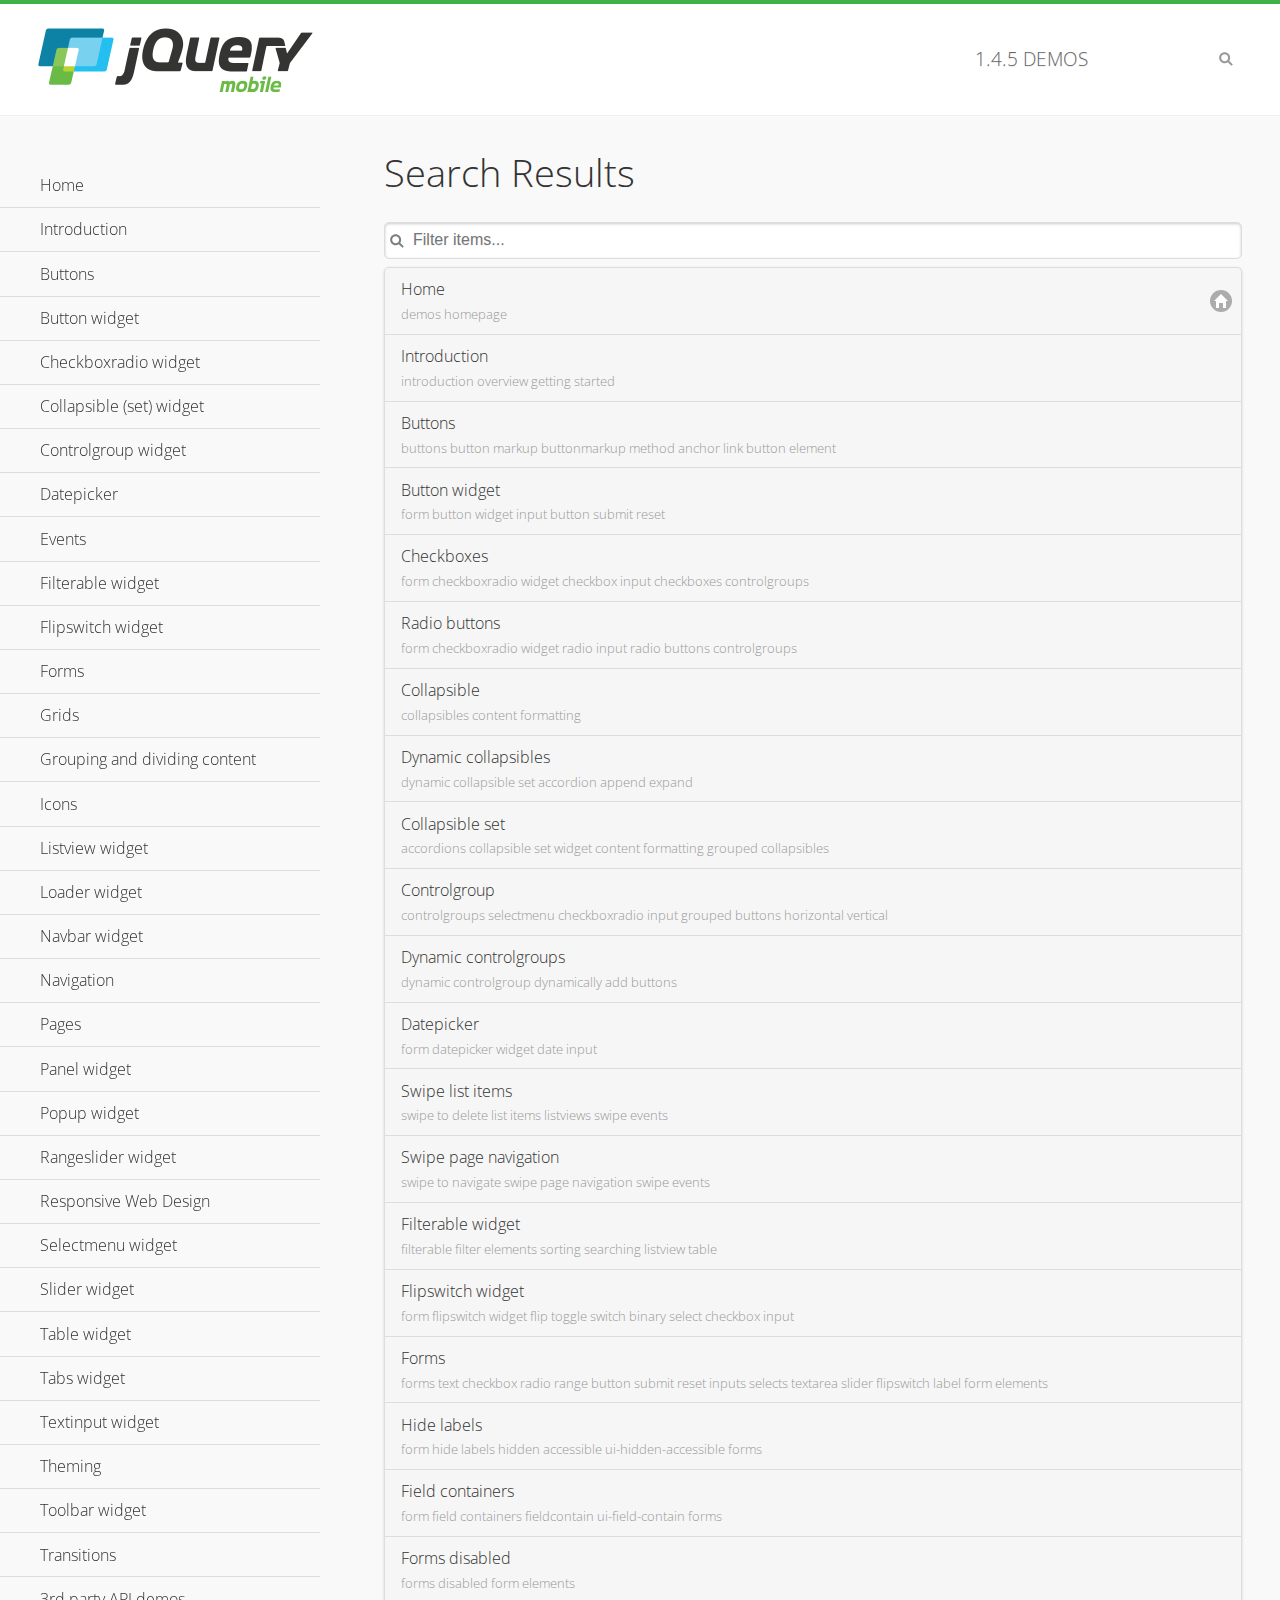
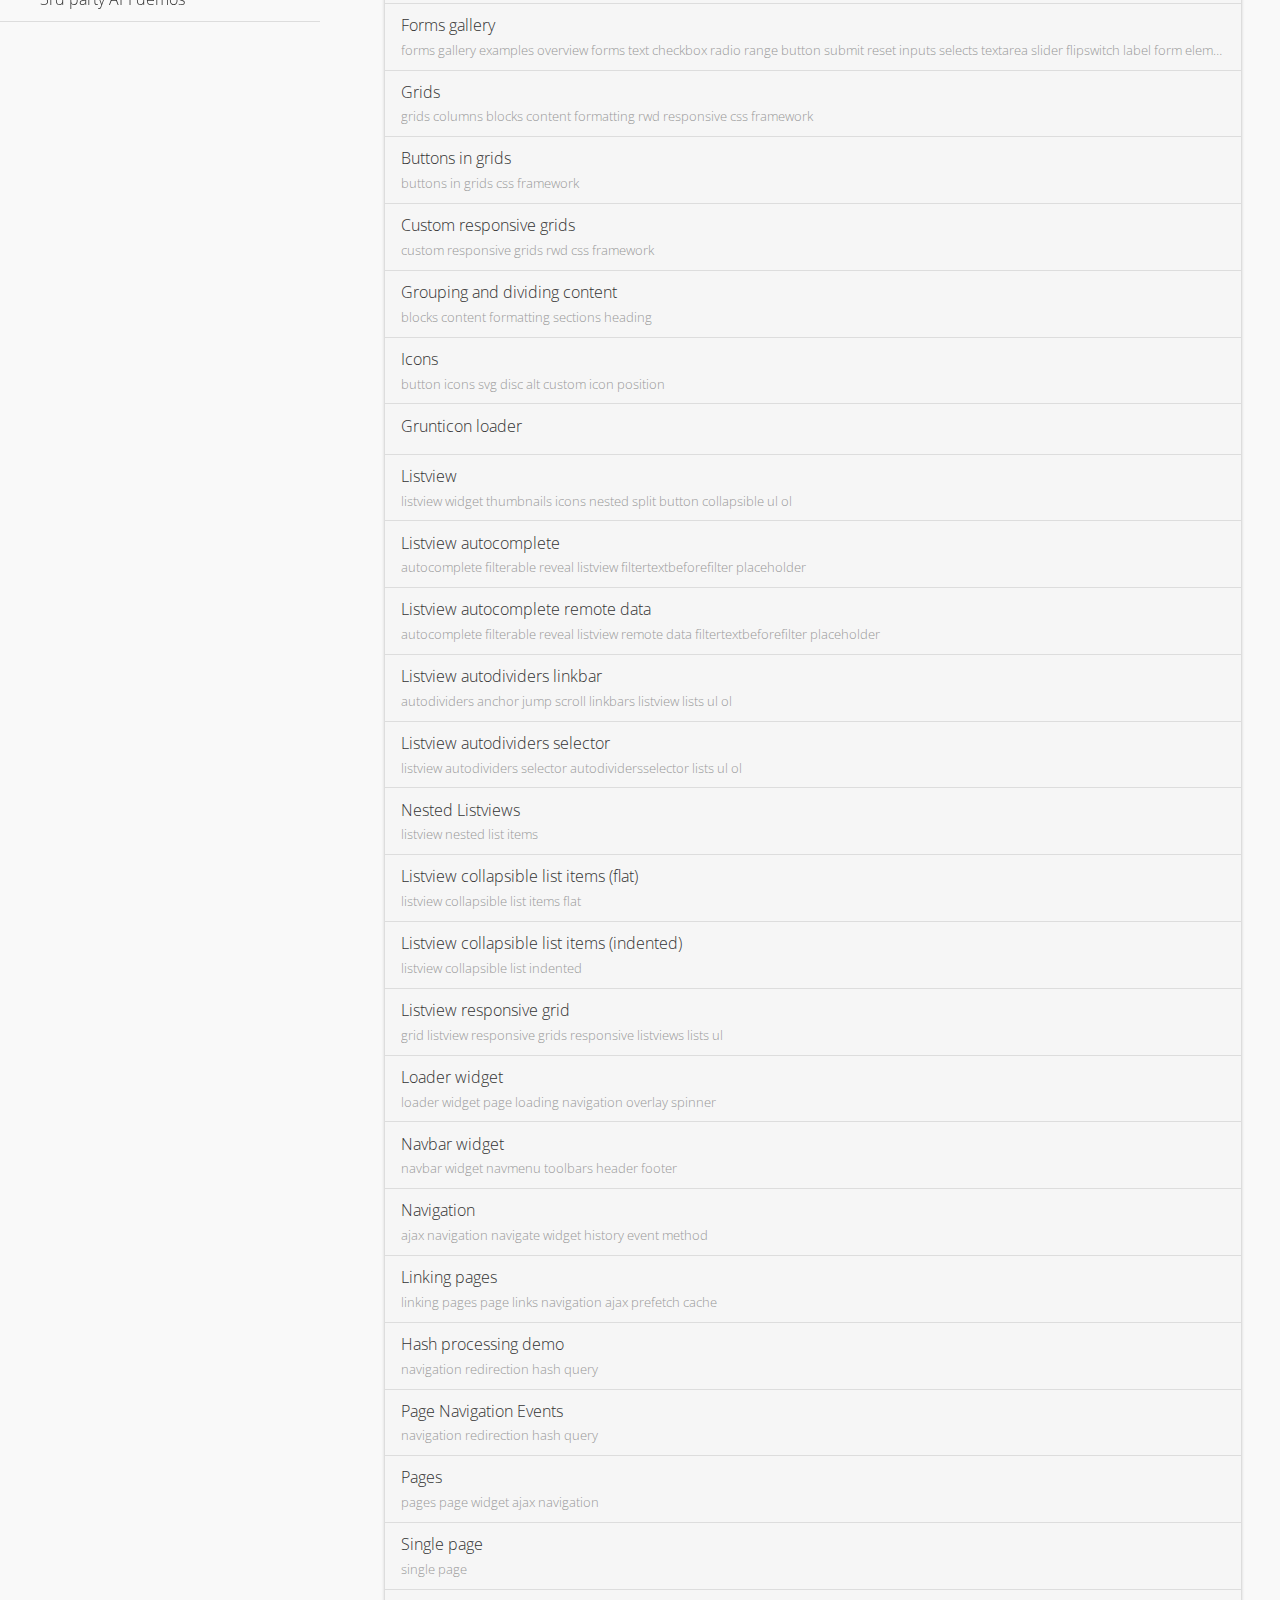
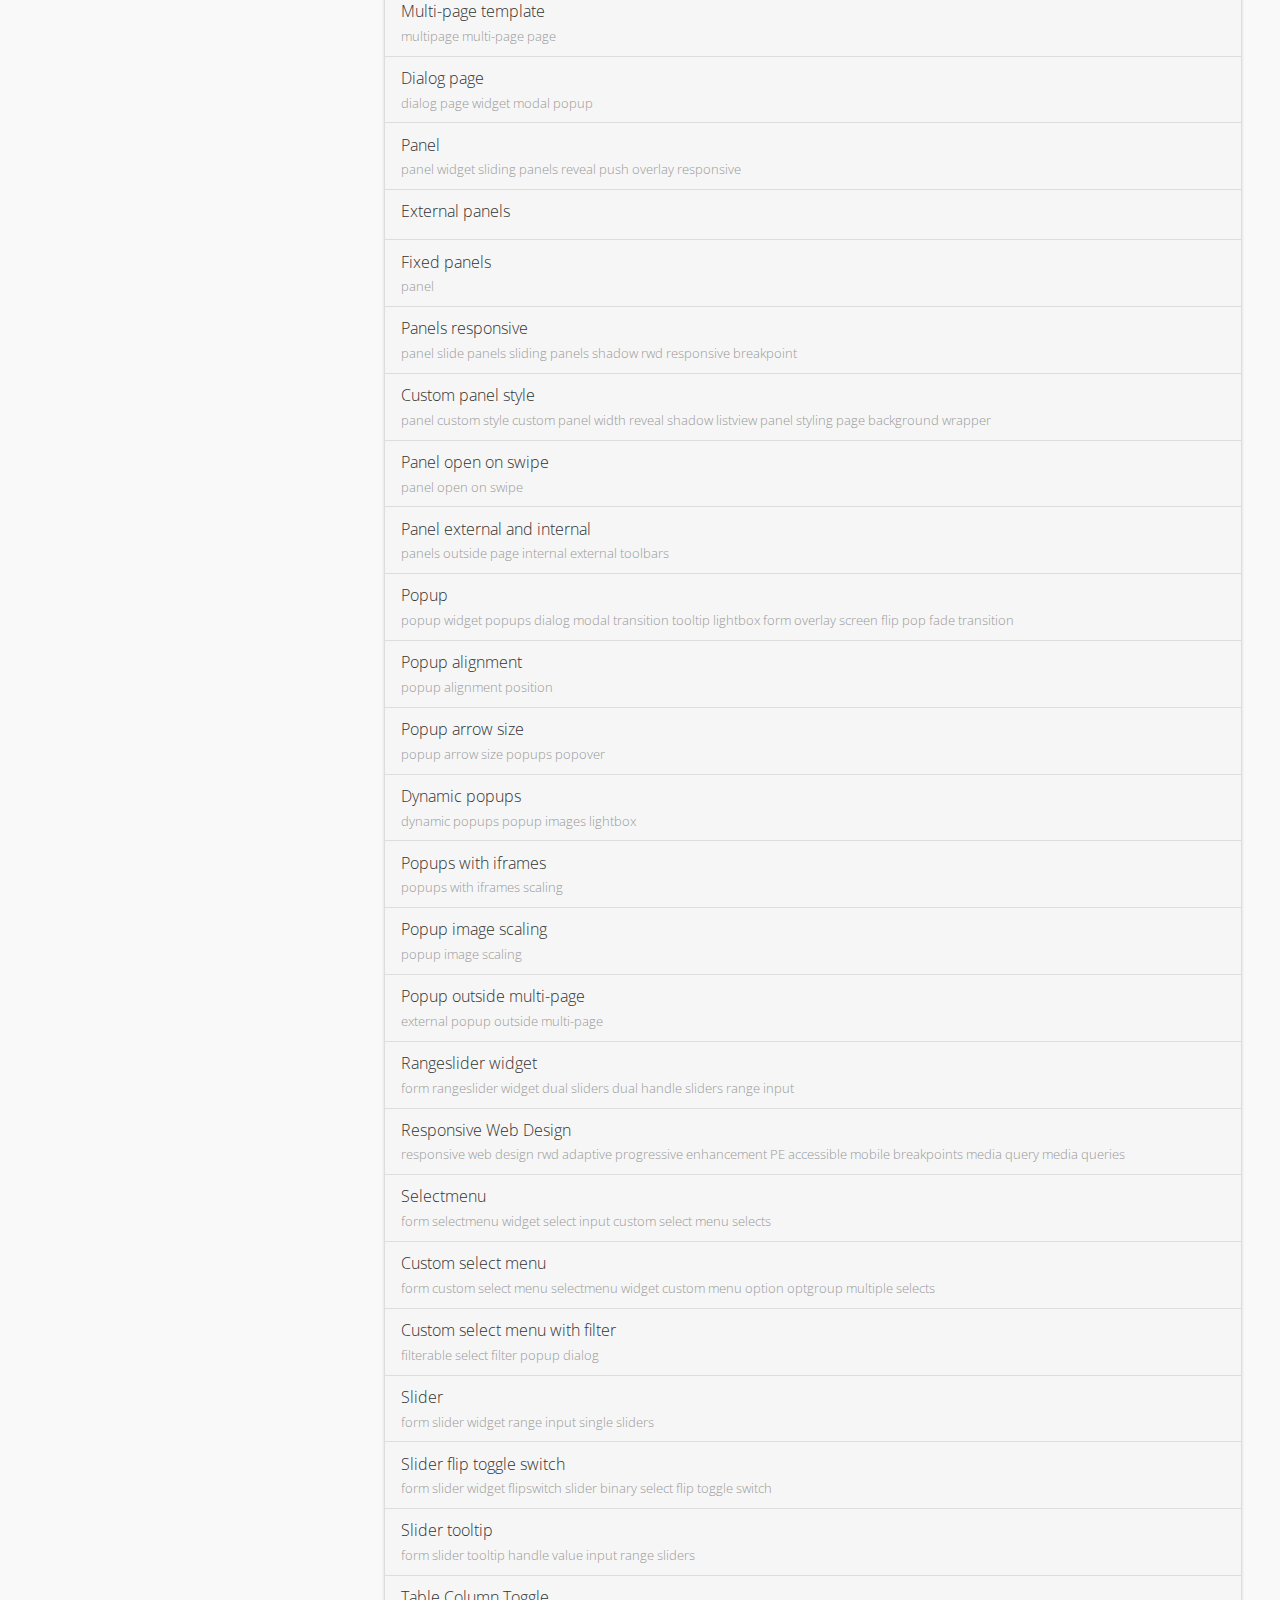
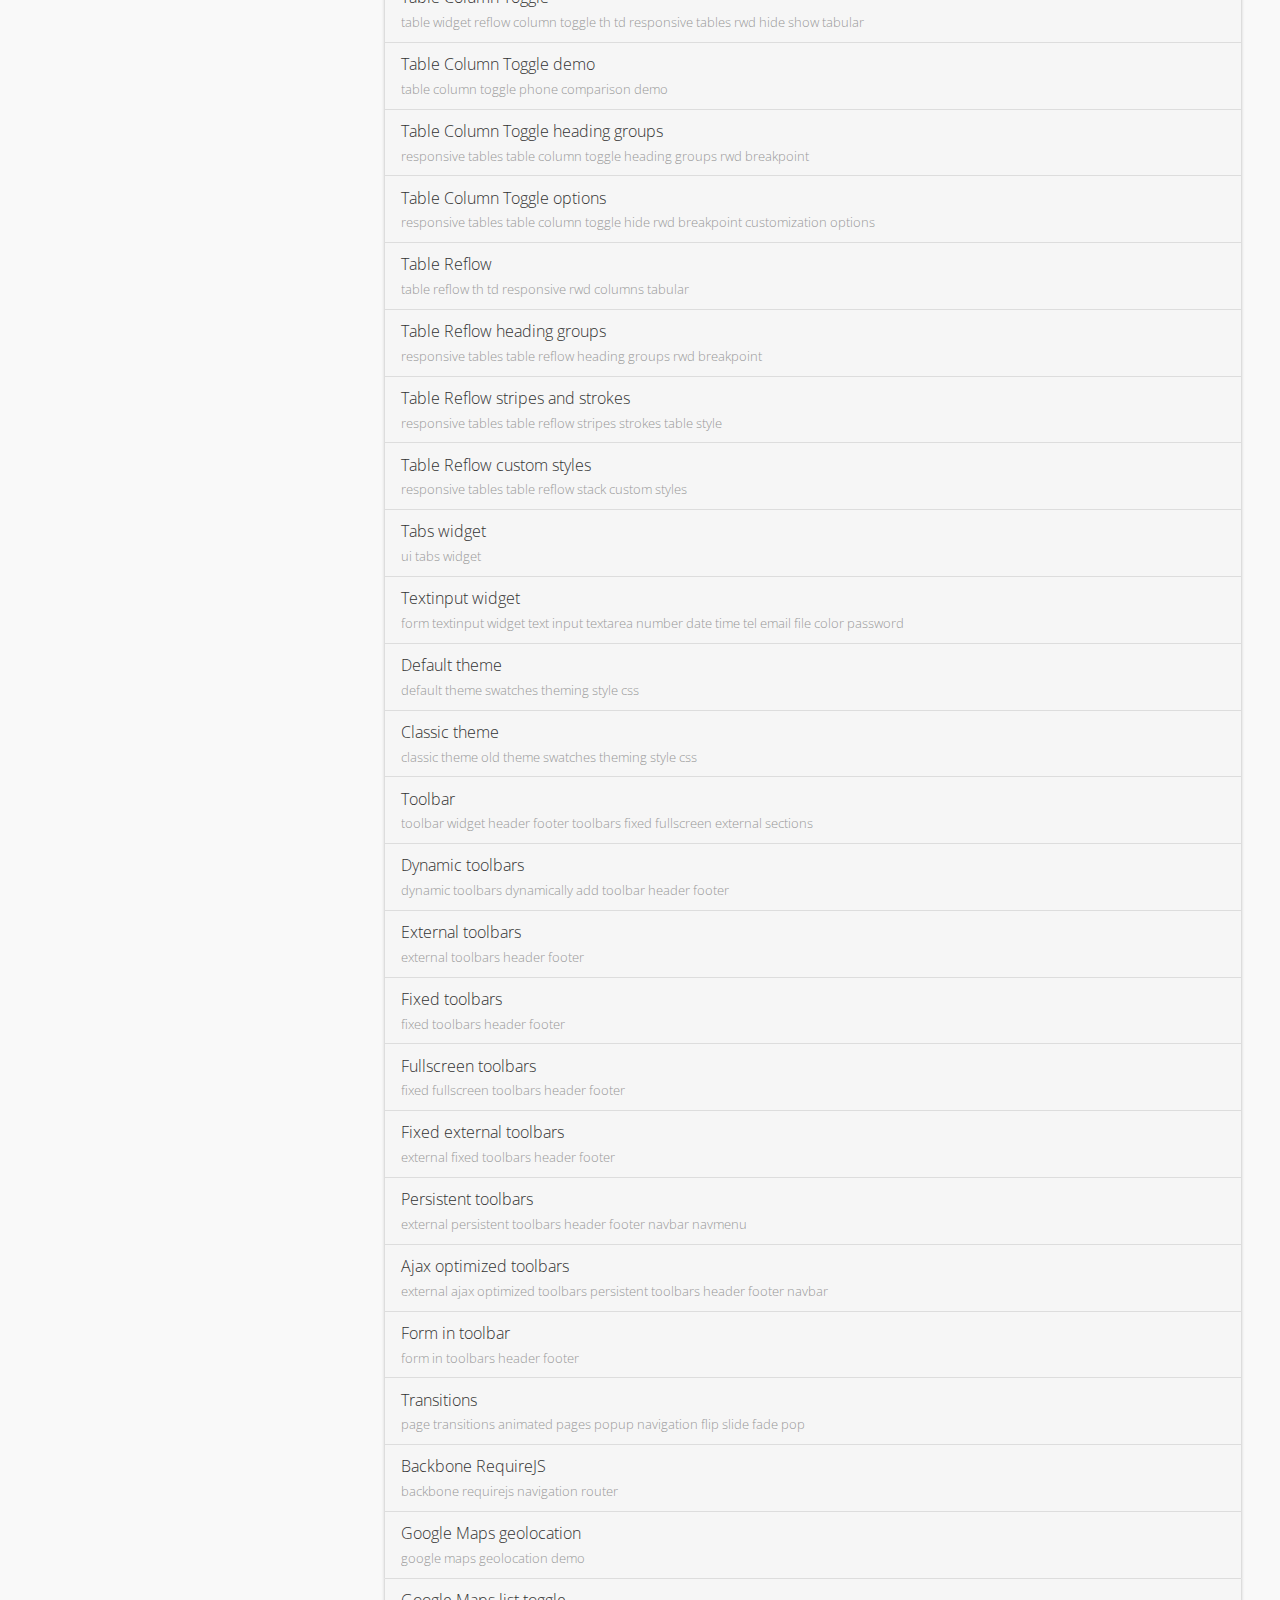
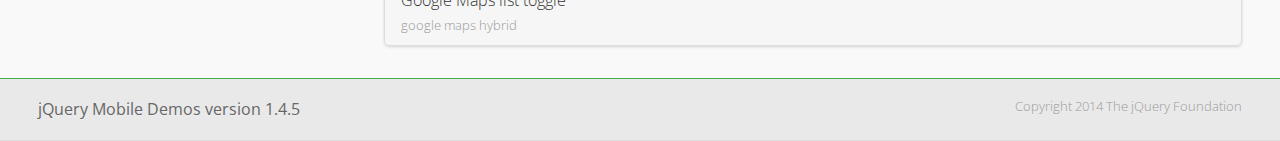
<file: jquerymobile/demos/_search/index.html>
<!DOCTYPE html>
<html>
<head>
	<meta charset="utf-8">
	<meta name="viewport" content="width=device-width, initial-scale=1">
	<title>jQuery Mobile Demos</title>
	<link rel="stylesheet" href="../css/themes/default/jquery.mobile-1.4.5.min.css">
	<link rel="stylesheet" href="../_assets/css/jqm-demos.css">
	<link rel="shortcut icon" href="../_assets/favicon.ico">
    <link rel="stylesheet" href="http://fonts.googleapis.com/css?family=Open+Sans:300,400,700">
	<script src="../js/jquery.js"></script>
	<script src="../_assets/js/index.js"></script>
	<script src="../js/jquery.mobile-1.4.5.min.js"></script>

</head>
<body>
<div data-role="page" class="jqm-demos jqm-demos-index jqm-demos-search-results">

	<div data-role="header" class="jqm-header">
		<h2><a href="../" title="jQuery Mobile Demos home"><img src="../_assets/img/jquery-logo.png" alt="jQuery Mobile"></a></h2>
		<p><span class="jqm-version"></span> Demos</p>
		<a href="#" class="jqm-navmenu-link ui-btn ui-btn-icon-notext ui-corner-all ui-icon-bars ui-nodisc-icon ui-alt-icon ui-btn-left">Menu</a>
		<a href="#" class="jqm-search-link ui-btn ui-btn-icon-notext ui-corner-all ui-icon-search ui-nodisc-icon ui-alt-icon ui-btn-right">Search</a>
	</div><!-- /header -->

	<div role="main" class="ui-content jqm-content">

		<h1>Search Results</h1>

        <div class="jqm-search-results-wrap">
	        <ul class="jqm-list jqm-search-results-list">
<li data-filtertext="demos homepage" data-icon="home"><a href=".././">Home</a></li>
<li data-filtertext="introduction overview getting started"><a href="../intro/" data-ajax="false">Introduction</a></li>
<li data-filtertext="buttons button markup buttonmarkup method anchor link button element"><a href="../button-markup/" data-ajax="false">Buttons</a></li>
<li data-filtertext="form button widget input button submit reset"><a href="../button/" data-ajax="false">Button widget</a></li>
<li data-role="collapsible" data-enhanced="true" data-collapsed-icon="carat-d" data-expanded-icon="carat-u" data-iconpos="right" data-inset="false" class="ui-collapsible ui-collapsible-themed-content ui-collapsible-collapsed">
	<h3 class="ui-collapsible-heading ui-collapsible-heading-collapsed">
		<a href="#" class="ui-collapsible-heading-toggle ui-btn ui-btn-icon-right ui-btn-inherit ui-icon-carat-d">
		    Checkboxradio widget<span class="ui-collapsible-heading-status"> click to expand contents</span>
		</a>
	</h3>
	<div class="ui-collapsible-content ui-body-inherit ui-collapsible-content-collapsed" aria-hidden="true">
		<ul>
			<li data-filtertext="form checkboxradio widget checkbox input checkboxes controlgroups"><a href="../checkboxradio-checkbox/" data-ajax="false">Checkboxes</a></li>
			<li data-filtertext="form checkboxradio widget radio input radio buttons controlgroups"><a href="../checkboxradio-radio/" data-ajax="false">Radio buttons</a></li>
		</ul>
	</div>
</li>
<li data-role="collapsible" data-enhanced="true" data-collapsed-icon="carat-d" data-expanded-icon="carat-u" data-iconpos="right" data-inset="false" class="ui-collapsible ui-collapsible-themed-content ui-collapsible-collapsed">
	<h3 class="ui-collapsible-heading ui-collapsible-heading-collapsed">
		<a href="#" class="ui-collapsible-heading-toggle ui-btn ui-btn-icon-right ui-btn-inherit ui-icon-carat-d">
			Collapsible (set) widget<span class="ui-collapsible-heading-status"> click to expand contents</span>
		</a>
	</h3>
	<div class="ui-collapsible-content ui-body-inherit ui-collapsible-content-collapsed" aria-hidden="true">
		<ul>
			<li data-filtertext="collapsibles content formatting"><a href="../collapsible/" data-ajax="false">Collapsible</a></li>
			<li data-filtertext="dynamic collapsible set accordion append expand"><a href="../collapsible-dynamic/" data-ajax="false">Dynamic collapsibles</a></li>
			<li data-filtertext="accordions collapsible set widget content formatting grouped collapsibles"><a href="../collapsibleset/" data-ajax="false">Collapsible set</a></li>
		</ul>
	</div>
</li>
<li data-role="collapsible" data-enhanced="true" data-collapsed-icon="carat-d" data-expanded-icon="carat-u" data-iconpos="right" data-inset="false" class="ui-collapsible ui-collapsible-themed-content ui-collapsible-collapsed">
	<h3 class="ui-collapsible-heading ui-collapsible-heading-collapsed">
		<a href="#" class="ui-collapsible-heading-toggle ui-btn ui-btn-icon-right ui-btn-inherit ui-icon-carat-d">
			Controlgroup widget<span class="ui-collapsible-heading-status"> click to expand contents</span>
		</a>
	</h3>
	<div class="ui-collapsible-content ui-body-inherit ui-collapsible-content-collapsed" aria-hidden="true">
		<ul>
			<li data-filtertext="controlgroups selectmenu checkboxradio input grouped buttons horizontal vertical"><a href="../controlgroup/" data-ajax="false">Controlgroup</a></li>
			<li data-filtertext="dynamic controlgroup dynamically add buttons"><a href="../controlgroup-dynamic/" data-ajax="false">Dynamic controlgroups</a></li>
		</ul>
	</div>
</li>
<li data-filtertext="form datepicker widget date input"><a href="../datepicker/" data-ajax="false">Datepicker</a></li>
<li data-role="collapsible" data-enhanced="true" data-collapsed-icon="carat-d" data-expanded-icon="carat-u" data-iconpos="right" data-inset="false" class="ui-collapsible ui-collapsible-themed-content ui-collapsible-collapsed">
	<h3 class="ui-collapsible-heading ui-collapsible-heading-collapsed">
		<a href="#" class="ui-collapsible-heading-toggle ui-btn ui-btn-icon-right ui-btn-inherit ui-icon-carat-d">
			Events<span class="ui-collapsible-heading-status"> click to expand contents</span>
		</a>
	</h3>
	<div class="ui-collapsible-content ui-body-inherit ui-collapsible-content-collapsed" aria-hidden="true">
		<ul>
			<li data-filtertext="swipe to delete list items listviews swipe events"><a href="../swipe-list/" data-ajax="false">Swipe list items</a></li>
			<li data-filtertext="swipe to navigate swipe page navigation swipe events"><a href="../swipe-page/" data-ajax="false">Swipe page navigation</a></li>
		</ul>
	</div>
</li>
<li data-filtertext="filterable filter elements sorting searching listview table"><a href="../filterable/" data-ajax="false">Filterable widget</a></li>
<li data-filtertext="form flipswitch widget flip toggle switch binary select checkbox input"><a href="../flipswitch/" data-ajax="false">Flipswitch widget</a></li>
<li data-role="collapsible" data-enhanced="true" data-collapsed-icon="carat-d" data-expanded-icon="carat-u" data-iconpos="right" data-inset="false" class="ui-collapsible ui-collapsible-themed-content ui-collapsible-collapsed">
	<h3 class="ui-collapsible-heading ui-collapsible-heading-collapsed">
		<a href="#" class="ui-collapsible-heading-toggle ui-btn ui-btn-icon-right ui-btn-inherit ui-icon-carat-d">
			Forms<span class="ui-collapsible-heading-status"> click to expand contents</span>
		</a>
	</h3>
	<div class="ui-collapsible-content ui-body-inherit ui-collapsible-content-collapsed" aria-hidden="true">
		<ul>
			<li data-filtertext="forms text checkbox radio range button submit reset inputs selects textarea slider flipswitch label form elements"><a href="../forms/" data-ajax="false">Forms</a></li>
			<li data-filtertext="form hide labels hidden accessible ui-hidden-accessible forms"><a href="../forms-label-hidden-accessible/" data-ajax="false">Hide labels</a></li>
			<li data-filtertext="form field containers fieldcontain ui-field-contain forms"><a href="../forms-field-contain/" data-ajax="false">Field containers</a></li>
			<li data-filtertext="forms disabled form elements"><a href="../forms-disabled/" data-ajax="false">Forms disabled</a></li>
			<li data-filtertext="forms gallery examples overview forms text checkbox radio range button submit reset inputs selects textarea slider flipswitch label form elements"><a href="../forms-gallery/" data-ajax="false">Forms gallery</a></li>
		</ul>
	</div>
</li>
<li data-role="collapsible" data-enhanced="true" data-collapsed-icon="carat-d" data-expanded-icon="carat-u" data-iconpos="right" data-inset="false" class="ui-collapsible ui-collapsible-themed-content ui-collapsible-collapsed">
	<h3 class="ui-collapsible-heading ui-collapsible-heading-collapsed">
		<a href="#" class="ui-collapsible-heading-toggle ui-btn ui-btn-icon-right ui-btn-inherit ui-icon-carat-d">
			Grids<span class="ui-collapsible-heading-status"> click to expand contents</span>
		</a>
	</h3>
	<div class="ui-collapsible-content ui-body-inherit ui-collapsible-content-collapsed" aria-hidden="true">
		<ul>
			<li data-filtertext="grids columns blocks content formatting rwd responsive css framework"><a href="../grids/" data-ajax="false">Grids</a></li>
			<li data-filtertext="buttons in grids css framework"><a href="../grids-buttons/" data-ajax="false">Buttons in grids</a></li>
			<li data-filtertext="custom responsive grids rwd css framework"><a href="../grids-custom-responsive/" data-ajax="false">Custom responsive grids</a></li>
		</ul>
	</div>
</li>
<li data-filtertext="blocks content formatting sections heading"><a href="../body-bar-classes/" data-ajax="false">Grouping and dividing content</a></li>
<li data-role="collapsible" data-enhanced="true" data-collapsed-icon="carat-d" data-expanded-icon="carat-u" data-iconpos="right" data-inset="false" class="ui-collapsible ui-collapsible-themed-content ui-collapsible-collapsed">
	<h3 class="ui-collapsible-heading ui-collapsible-heading-collapsed">
		<a href="#" class="ui-collapsible-heading-toggle ui-btn ui-btn-icon-right ui-btn-inherit ui-icon-carat-d">
			Icons<span class="ui-collapsible-heading-status"> click to expand contents</span>
		</a>
	</h3>
	<div class="ui-collapsible-content ui-body-inherit ui-collapsible-content-collapsed" aria-hidden="true">
		<ul>
			<li data-filtertext="button icons svg disc alt custom icon position"><a href="../icons/" data-ajax="false">Icons</a></li>
			<li data-filtertext=""><a href="../icons-grunticon/" data-ajax="false">Grunticon loader</a></li>
		</ul>
	</div>
</li>
<li data-role="collapsible" data-enhanced="true" data-collapsed-icon="carat-d" data-expanded-icon="carat-u" data-iconpos="right" data-inset="false" class="ui-collapsible ui-collapsible-themed-content ui-collapsible-collapsed">
	<h3 class="ui-collapsible-heading ui-collapsible-heading-collapsed">
		<a href="#" class="ui-collapsible-heading-toggle ui-btn ui-btn-icon-right ui-btn-inherit ui-icon-carat-d">
			Listview widget<span class="ui-collapsible-heading-status"> click to expand contents</span>
		</a>
	</h3>
	<div class="ui-collapsible-content ui-body-inherit ui-collapsible-content-collapsed" aria-hidden="true">
		<ul>
			<li data-filtertext="listview widget thumbnails icons nested split button collapsible ul ol"><a href="../listview/" data-ajax="false">Listview</a></li>
			<li data-filtertext="autocomplete filterable reveal listview filtertextbeforefilter placeholder"><a href="../listview-autocomplete/" data-ajax="false">Listview autocomplete</a></li>
			<li data-filtertext="autocomplete filterable reveal listview remote data filtertextbeforefilter placeholder"><a href="../listview-autocomplete-remote/" data-ajax="false">Listview autocomplete remote data</a></li>
			<li data-filtertext="autodividers anchor jump scroll linkbars listview lists ul ol"><a href="../listview-autodividers-linkbar/" data-ajax="false">Listview autodividers linkbar</a></li>
			<li data-filtertext="listview autodividers selector autodividersselector lists ul ol"><a href="../listview-autodividers-selector/" data-ajax="false">Listview autodividers selector</a></li>
			<li data-filtertext="listview nested list items"><a href="../listview-nested-lists/" data-ajax="false">Nested Listviews</a></li>
			<li data-filtertext="listview collapsible list items flat"><a href="../listview-collapsible-item-flat/" data-ajax="false">Listview collapsible list items (flat)</a></li>
			<li data-filtertext="listview collapsible list indented"><a href="../listview-collapsible-item-indented/" data-ajax="false">Listview collapsible list items (indented)</a></li>
			<li data-filtertext="grid listview responsive grids responsive listviews lists ul"><a href="../listview-grid/" data-ajax="false">Listview responsive grid</a></li>
		</ul>
	</div>
</li>
<li data-filtertext="loader widget page loading navigation overlay spinner"><a href="../loader/" data-ajax="false">Loader widget</a></li>
<li data-filtertext="navbar widget navmenu toolbars header footer"><a href="../navbar/" data-ajax="false">Navbar widget</a></li>
<li data-role="collapsible" data-enhanced="true" data-collapsed-icon="carat-d" data-expanded-icon="carat-u" data-iconpos="right" data-inset="false" class="ui-collapsible ui-collapsible-themed-content ui-collapsible-collapsed">
	<h3 class="ui-collapsible-heading ui-collapsible-heading-collapsed">
		<a href="#" class="ui-collapsible-heading-toggle ui-btn ui-btn-icon-right ui-btn-inherit ui-icon-carat-d">
			Navigation<span class="ui-collapsible-heading-status"> click to expand contents</span>
		</a>
	</h3>
	<div class="ui-collapsible-content ui-body-inherit ui-collapsible-content-collapsed" aria-hidden="true">
		<ul>
			<li data-filtertext="ajax navigation navigate widget history event method"><a href="../navigation/" data-ajax="false">Navigation</a></li>
			<li data-filtertext="linking pages page links navigation ajax prefetch cache"><a href="../navigation-linking-pages/" data-ajax="false">Linking pages</a></li>
			<!-- <li data-filtertext="php redirect server redirection server-side navigation"><a href="../navigation-php-redirect/" data-ajax="false">PHP redirect demo</a></li>-->
			<li data-filtertext="navigation redirection hash query"><a href="../navigation-hash-processing/" data-ajax="false">Hash processing demo</a></li>
			<li data-filtertext="navigation redirection hash query"><a href="../page-events/" data-ajax="false">Page Navigation Events</a></li>
		</ul>
	</div>
</li>
<li data-role="collapsible" data-enhanced="true" data-collapsed-icon="carat-d" data-expanded-icon="carat-u" data-iconpos="right" data-inset="false" class="ui-collapsible ui-collapsible-themed-content ui-collapsible-collapsed">
	<h3 class="ui-collapsible-heading ui-collapsible-heading-collapsed">
		<a href="#" class="ui-collapsible-heading-toggle ui-btn ui-btn-icon-right ui-btn-inherit ui-icon-carat-d">
			Pages<span class="ui-collapsible-heading-status"> click to expand contents</span>
		</a>
	</h3>
	<div class="ui-collapsible-content ui-body-inherit ui-collapsible-content-collapsed" aria-hidden="true">
		<ul>
			<li data-filtertext="pages page widget ajax navigation"><a href="../pages/" data-ajax="false">Pages</a></li>
			<li data-filtertext="single page"><a href="../pages-single-page/" data-ajax="false">Single page</a></li>
			<li data-filtertext="multipage multi-page page"><a href="../pages-multi-page/" data-ajax="false">Multi-page template</a></li>
			<li data-filtertext="dialog page widget modal popup"><a href="../pages-dialog/" data-ajax="false">Dialog page</a></li>
		</ul>
	</div>
</li>
<li data-role="collapsible" data-enhanced="true" data-collapsed-icon="carat-d" data-expanded-icon="carat-u" data-iconpos="right" data-inset="false" class="ui-collapsible ui-collapsible-themed-content ui-collapsible-collapsed">
	<h3 class="ui-collapsible-heading ui-collapsible-heading-collapsed">
		<a href="#" class="ui-collapsible-heading-toggle ui-btn ui-btn-icon-right ui-btn-inherit ui-icon-carat-d">
			Panel widget<span class="ui-collapsible-heading-status"> click to expand contents</span>
		</a>
	</h3>
	<div class="ui-collapsible-content ui-body-inherit ui-collapsible-content-collapsed" aria-hidden="true">
		<ul>
			<li data-filtertext="panel widget sliding panels reveal push overlay responsive"><a href="../panel/" data-ajax="false">Panel</a></li>
			<li data-filtertext=""><a href="../panel-external/" data-ajax="false">External panels</a></li>
			<li data-filtertext="panel "><a href="../panel-fixed/" data-ajax="false">Fixed panels</a></li>
			<li data-filtertext="panel slide panels sliding panels shadow rwd responsive breakpoint"><a href="../panel-responsive/" data-ajax="false">Panels responsive</a></li>
			<li data-filtertext="panel custom style custom panel width reveal shadow listview panel styling page background wrapper"><a href="../panel-styling/" data-ajax="false">Custom panel style</a></li>
			<li data-filtertext="panel open on swipe"><a href="../panel-swipe-open/" data-ajax="false">Panel open on swipe</a></li>
			<li data-filtertext="panels outside page internal external toolbars"><a href="../panel-external-internal/" data-ajax="false">Panel external and internal</a></li>
		</ul>
	</div>
</li>
<li data-role="collapsible" data-enhanced="true" data-collapsed-icon="carat-d" data-expanded-icon="carat-u" data-iconpos="right" data-inset="false" class="ui-collapsible ui-collapsible-themed-content ui-collapsible-collapsed">
	<h3 class="ui-collapsible-heading ui-collapsible-heading-collapsed">
		<a href="#" class="ui-collapsible-heading-toggle ui-btn ui-btn-icon-right ui-btn-inherit ui-icon-carat-d">
			Popup widget<span class="ui-collapsible-heading-status"> click to expand contents</span>
		</a>
	</h3>
	<div class="ui-collapsible-content ui-body-inherit ui-collapsible-content-collapsed" aria-hidden="true">
		<ul>
			<li data-filtertext="popup widget popups dialog modal transition tooltip lightbox form overlay screen flip pop fade transition"><a href="../popup/" data-ajax="false">Popup</a></li>
			<li data-filtertext="popup alignment position"><a href="../popup-alignment/" data-ajax="false">Popup alignment</a></li>
			<li data-filtertext="popup arrow size popups popover"><a href="../popup-arrow-size/" data-ajax="false">Popup arrow size</a></li>
			<li data-filtertext="dynamic popups popup images lightbox"><a href="../popup-dynamic/" data-ajax="false">Dynamic popups</a></li>
			<li data-filtertext="popups with iframes scaling"><a href="../popup-iframe/" data-ajax="false">Popups with iframes</a></li>
			<li data-filtertext="popup image scaling"><a href="../popup-image-scaling/" data-ajax="false">Popup image scaling</a></li>
			<li data-filtertext="external popup outside multi-page"><a href="../popup-outside-multipage/" data-ajax="false">Popup outside multi-page</a></li>
		</ul>
	</div>
</li>
<li data-filtertext="form rangeslider widget dual sliders dual handle sliders range input"><a href="../rangeslider/" data-ajax="false">Rangeslider widget</a></li>
<li data-filtertext="responsive web design rwd adaptive progressive enhancement PE accessible mobile breakpoints media query media queries"><a href="../rwd/" data-ajax="false">Responsive Web Design</a></li>
<li data-role="collapsible" data-enhanced="true" data-collapsed-icon="carat-d" data-expanded-icon="carat-u" data-iconpos="right" data-inset="false" class="ui-collapsible ui-collapsible-themed-content ui-collapsible-collapsed">
	<h3 class="ui-collapsible-heading ui-collapsible-heading-collapsed">
		<a href="#" class="ui-collapsible-heading-toggle ui-btn ui-btn-icon-right ui-btn-inherit ui-icon-carat-d">
			Selectmenu widget<span class="ui-collapsible-heading-status"> click to expand contents</span>
		</a>
	</h3>
	<div class="ui-collapsible-content ui-body-inherit ui-collapsible-content-collapsed" aria-hidden="true">
		<ul>
			<li data-filtertext="form selectmenu widget select input custom select menu selects"><a href="../selectmenu/" data-ajax="false">Selectmenu</a></li>
			<li data-filtertext="form custom select menu selectmenu widget custom menu option optgroup multiple selects"><a href="../selectmenu-custom/" data-ajax="false">Custom select menu</a></li>
			<li data-filtertext="filterable select filter popup dialog"><a href="../selectmenu-custom-filter/" data-ajax="false">Custom select menu with filter</a></li>
		</ul>
	</div>
</li>
<li data-role="collapsible" data-enhanced="true" data-collapsed-icon="carat-d" data-expanded-icon="carat-u" data-iconpos="right" data-inset="false" class="ui-collapsible ui-collapsible-themed-content ui-collapsible-collapsed">
	<h3 class="ui-collapsible-heading ui-collapsible-heading-collapsed">
		<a href="#" class="ui-collapsible-heading-toggle ui-btn ui-btn-icon-right ui-btn-inherit ui-icon-carat-d">
			Slider widget<span class="ui-collapsible-heading-status"> click to expand contents</span>
		</a>
	</h3>
	<div class="ui-collapsible-content ui-body-inherit ui-collapsible-content-collapsed" aria-hidden="true">
		<ul>
			<li data-filtertext="form slider widget range input single sliders"><a href="../slider/" data-ajax="false">Slider</a></li>
			<li data-filtertext="form slider widget flipswitch slider binary select flip toggle switch"><a href="../slider-flipswitch/" data-ajax="false">Slider flip toggle switch</a></li>
			<li data-filtertext="form slider tooltip handle value input range sliders"><a href="../slider-tooltip/" data-ajax="false">Slider tooltip</a></li>
		</ul>
	</div>
</li>
<li data-role="collapsible" data-enhanced="true" data-collapsed-icon="carat-d" data-expanded-icon="carat-u" data-iconpos="right" data-inset="false" class="ui-collapsible ui-collapsible-themed-content ui-collapsible-collapsed">
	<h3 class="ui-collapsible-heading ui-collapsible-heading-collapsed">
		<a href="#" class="ui-collapsible-heading-toggle ui-btn ui-btn-icon-right ui-btn-inherit ui-icon-carat-d">
			Table widget<span class="ui-collapsible-heading-status"> click to expand contents</span>
		</a>
	</h3>
	<div class="ui-collapsible-content ui-body-inherit ui-collapsible-content-collapsed" aria-hidden="true">
		<ul>
			<li data-filtertext="table widget reflow column toggle th td responsive tables rwd hide show tabular"><a href="../table-column-toggle/" data-ajax="false">Table Column Toggle</a></li>
			<li data-filtertext="table column toggle phone comparison demo"><a href="../table-column-toggle-example/" data-ajax="false">Table Column Toggle demo</a></li>
			<li data-filtertext="responsive tables table column toggle heading groups rwd breakpoint"><a href="../table-column-toggle-heading-groups/" data-ajax="false">Table Column Toggle heading groups</a></li>
			<li data-filtertext="responsive tables table column toggle hide rwd breakpoint customization options"><a href="../table-column-toggle-options/" data-ajax="false">Table Column Toggle options</a></li>
			<li data-filtertext="table reflow th td responsive rwd columns tabular"><a href="../table-reflow/" data-ajax="false">Table Reflow</a></li>
			<li data-filtertext="responsive tables table reflow heading groups rwd breakpoint"><a href="../table-reflow-heading-groups/" data-ajax="false">Table Reflow heading groups</a></li>
			<li data-filtertext="responsive tables table reflow stripes strokes table style"><a href="../table-reflow-stripes-strokes/" data-ajax="false">Table Reflow stripes and strokes</a></li>
			<li data-filtertext="responsive tables table reflow stack custom styles"><a href="../table-reflow-styling/" data-ajax="false">Table Reflow custom styles</a></li>
		</ul>
	</div>
</li>
<li data-filtertext="ui tabs widget"><a href="../tabs/" data-ajax="false">Tabs widget</a></li>
<li data-filtertext="form textinput widget text input textarea number date time tel email file color password"><a href="../textinput/" data-ajax="false">Textinput widget</a></li>
<li data-role="collapsible" data-enhanced="true" data-collapsed-icon="carat-d" data-expanded-icon="carat-u" data-iconpos="right" data-inset="false" class="ui-collapsible ui-collapsible-themed-content ui-collapsible-collapsed">
	<h3 class="ui-collapsible-heading ui-collapsible-heading-collapsed">
		<a href="#" class="ui-collapsible-heading-toggle ui-btn ui-btn-icon-right ui-btn-inherit ui-icon-carat-d">
			Theming<span class="ui-collapsible-heading-status"> click to expand contents</span>
		</a>
	</h3>
	<div class="ui-collapsible-content ui-body-inherit ui-collapsible-content-collapsed" aria-hidden="true">
		<ul>
			<li data-filtertext="default theme swatches theming style css"><a href="../theme-default/" data-ajax="false">Default theme</a></li>
			<li data-filtertext="classic theme old theme swatches theming style css"><a href="../theme-classic/" data-ajax="false">Classic theme</a></li>
		</ul>
	</div>
</li>
<li data-role="collapsible" data-enhanced="true" data-collapsed-icon="carat-d" data-expanded-icon="carat-u" data-iconpos="right" data-inset="false" class="ui-collapsible ui-collapsible-themed-content ui-collapsible-collapsed">
	<h3 class="ui-collapsible-heading ui-collapsible-heading-collapsed">
		<a href="#" class="ui-collapsible-heading-toggle ui-btn ui-btn-icon-right ui-btn-inherit ui-icon-carat-d">
			Toolbar widget<span class="ui-collapsible-heading-status"> click to expand contents</span>
		</a>
	</h3>
	<div class="ui-collapsible-content ui-body-inherit ui-collapsible-content-collapsed" aria-hidden="true">
		<ul>
			<li data-filtertext="toolbar widget header footer toolbars fixed fullscreen external sections"><a href="../toolbar/" data-ajax="false">Toolbar</a></li>
			<li data-filtertext="dynamic toolbars dynamically add toolbar header footer"><a href="../toolbar-dynamic/" data-ajax="false">Dynamic toolbars</a></li>
			<li data-filtertext="external toolbars header footer"><a href="../toolbar-external/" data-ajax="false">External toolbars</a></li>
			<li data-filtertext="fixed toolbars header footer"><a href="../toolbar-fixed/" data-ajax="false">Fixed toolbars</a></li>
			<li data-filtertext="fixed fullscreen toolbars header footer"><a href="../toolbar-fixed-fullscreen/" data-ajax="false">Fullscreen toolbars</a></li>
			<li data-filtertext="external fixed toolbars header footer"><a href="../toolbar-fixed-external/" data-ajax="false">Fixed external toolbars</a></li>
			<li data-filtertext="external persistent toolbars header footer navbar navmenu"><a href="../toolbar-fixed-persistent/" data-ajax="false">Persistent toolbars</a></li>
			<li data-filtertext="external ajax optimized toolbars persistent toolbars header footer navbar"><a href="../toolbar-fixed-persistent-optimized/" data-ajax="false">Ajax optimized toolbars</a></li>
			<li data-filtertext="form in toolbars header footer"><a href="../toolbar-fixed-forms/" data-ajax="false">Form in toolbar</a></li>
		</ul>
	</div>
</li>
<li data-filtertext="page transitions animated pages popup navigation flip slide fade pop"><a href="../transitions/" data-ajax="false">Transitions</a></li>
<li data-role="collapsible" data-enhanced="true" data-collapsed-icon="carat-d" data-expanded-icon="carat-u" data-iconpos="right" data-inset="false" class="ui-collapsible ui-collapsible-themed-content ui-collapsible-collapsed">
	<h3 class="ui-collapsible-heading ui-collapsible-heading-collapsed">
		<a href="#" class="ui-collapsible-heading-toggle ui-btn ui-btn-icon-right ui-btn-inherit ui-icon-carat-d">
			3rd party API demos<span class="ui-collapsible-heading-status"> click to expand contents</span>
		</a>
	</h3>
	<div class="ui-collapsible-content ui-body-inherit ui-collapsible-content-collapsed" aria-hidden="true">
		<ul>
			<li data-filtertext="backbone requirejs navigation router"><a href="../backbone-requirejs/" data-ajax="false">Backbone RequireJS</a></li>
			<li data-filtertext="google maps geolocation demo"><a href="../map-geolocation/" data-ajax="false">Google Maps geolocation</a></li>
			<li data-filtertext="google maps hybrid"><a href="../map-list-toggle/" data-ajax="false">Google Maps list toggle</a></li>
		</ul>
	</div>
</li>



	        </ul>
	    </div>

	</div><!-- /content -->
	    <div data-role="panel" class="jqm-navmenu-panel" data-position="left" data-display="overlay" data-theme="a">
	    	<ul class="jqm-list ui-alt-icon ui-nodisc-icon">
<li data-filtertext="demos homepage" data-icon="home"><a href=".././">Home</a></li>
<li data-filtertext="introduction overview getting started"><a href="../intro/" data-ajax="false">Introduction</a></li>
<li data-filtertext="buttons button markup buttonmarkup method anchor link button element"><a href="../button-markup/" data-ajax="false">Buttons</a></li>
<li data-filtertext="form button widget input button submit reset"><a href="../button/" data-ajax="false">Button widget</a></li>
<li data-role="collapsible" data-enhanced="true" data-collapsed-icon="carat-d" data-expanded-icon="carat-u" data-iconpos="right" data-inset="false" class="ui-collapsible ui-collapsible-themed-content ui-collapsible-collapsed">
	<h3 class="ui-collapsible-heading ui-collapsible-heading-collapsed">
		<a href="#" class="ui-collapsible-heading-toggle ui-btn ui-btn-icon-right ui-btn-inherit ui-icon-carat-d">
		    Checkboxradio widget<span class="ui-collapsible-heading-status"> click to expand contents</span>
		</a>
	</h3>
	<div class="ui-collapsible-content ui-body-inherit ui-collapsible-content-collapsed" aria-hidden="true">
		<ul>
			<li data-filtertext="form checkboxradio widget checkbox input checkboxes controlgroups"><a href="../checkboxradio-checkbox/" data-ajax="false">Checkboxes</a></li>
			<li data-filtertext="form checkboxradio widget radio input radio buttons controlgroups"><a href="../checkboxradio-radio/" data-ajax="false">Radio buttons</a></li>
		</ul>
	</div>
</li>
<li data-role="collapsible" data-enhanced="true" data-collapsed-icon="carat-d" data-expanded-icon="carat-u" data-iconpos="right" data-inset="false" class="ui-collapsible ui-collapsible-themed-content ui-collapsible-collapsed">
	<h3 class="ui-collapsible-heading ui-collapsible-heading-collapsed">
		<a href="#" class="ui-collapsible-heading-toggle ui-btn ui-btn-icon-right ui-btn-inherit ui-icon-carat-d">
			Collapsible (set) widget<span class="ui-collapsible-heading-status"> click to expand contents</span>
		</a>
	</h3>
	<div class="ui-collapsible-content ui-body-inherit ui-collapsible-content-collapsed" aria-hidden="true">
		<ul>
			<li data-filtertext="collapsibles content formatting"><a href="../collapsible/" data-ajax="false">Collapsible</a></li>
			<li data-filtertext="dynamic collapsible set accordion append expand"><a href="../collapsible-dynamic/" data-ajax="false">Dynamic collapsibles</a></li>
			<li data-filtertext="accordions collapsible set widget content formatting grouped collapsibles"><a href="../collapsibleset/" data-ajax="false">Collapsible set</a></li>
		</ul>
	</div>
</li>
<li data-role="collapsible" data-enhanced="true" data-collapsed-icon="carat-d" data-expanded-icon="carat-u" data-iconpos="right" data-inset="false" class="ui-collapsible ui-collapsible-themed-content ui-collapsible-collapsed">
	<h3 class="ui-collapsible-heading ui-collapsible-heading-collapsed">
		<a href="#" class="ui-collapsible-heading-toggle ui-btn ui-btn-icon-right ui-btn-inherit ui-icon-carat-d">
			Controlgroup widget<span class="ui-collapsible-heading-status"> click to expand contents</span>
		</a>
	</h3>
	<div class="ui-collapsible-content ui-body-inherit ui-collapsible-content-collapsed" aria-hidden="true">
		<ul>
			<li data-filtertext="controlgroups selectmenu checkboxradio input grouped buttons horizontal vertical"><a href="../controlgroup/" data-ajax="false">Controlgroup</a></li>
			<li data-filtertext="dynamic controlgroup dynamically add buttons"><a href="../controlgroup-dynamic/" data-ajax="false">Dynamic controlgroups</a></li>
		</ul>
	</div>
</li>
<li data-filtertext="form datepicker widget date input"><a href="../datepicker/" data-ajax="false">Datepicker</a></li>
<li data-role="collapsible" data-enhanced="true" data-collapsed-icon="carat-d" data-expanded-icon="carat-u" data-iconpos="right" data-inset="false" class="ui-collapsible ui-collapsible-themed-content ui-collapsible-collapsed">
	<h3 class="ui-collapsible-heading ui-collapsible-heading-collapsed">
		<a href="#" class="ui-collapsible-heading-toggle ui-btn ui-btn-icon-right ui-btn-inherit ui-icon-carat-d">
			Events<span class="ui-collapsible-heading-status"> click to expand contents</span>
		</a>
	</h3>
	<div class="ui-collapsible-content ui-body-inherit ui-collapsible-content-collapsed" aria-hidden="true">
		<ul>
			<li data-filtertext="swipe to delete list items listviews swipe events"><a href="../swipe-list/" data-ajax="false">Swipe list items</a></li>
			<li data-filtertext="swipe to navigate swipe page navigation swipe events"><a href="../swipe-page/" data-ajax="false">Swipe page navigation</a></li>
		</ul>
	</div>
</li>
<li data-filtertext="filterable filter elements sorting searching listview table"><a href="../filterable/" data-ajax="false">Filterable widget</a></li>
<li data-filtertext="form flipswitch widget flip toggle switch binary select checkbox input"><a href="../flipswitch/" data-ajax="false">Flipswitch widget</a></li>
<li data-role="collapsible" data-enhanced="true" data-collapsed-icon="carat-d" data-expanded-icon="carat-u" data-iconpos="right" data-inset="false" class="ui-collapsible ui-collapsible-themed-content ui-collapsible-collapsed">
	<h3 class="ui-collapsible-heading ui-collapsible-heading-collapsed">
		<a href="#" class="ui-collapsible-heading-toggle ui-btn ui-btn-icon-right ui-btn-inherit ui-icon-carat-d">
			Forms<span class="ui-collapsible-heading-status"> click to expand contents</span>
		</a>
	</h3>
	<div class="ui-collapsible-content ui-body-inherit ui-collapsible-content-collapsed" aria-hidden="true">
		<ul>
			<li data-filtertext="forms text checkbox radio range button submit reset inputs selects textarea slider flipswitch label form elements"><a href="../forms/" data-ajax="false">Forms</a></li>
			<li data-filtertext="form hide labels hidden accessible ui-hidden-accessible forms"><a href="../forms-label-hidden-accessible/" data-ajax="false">Hide labels</a></li>
			<li data-filtertext="form field containers fieldcontain ui-field-contain forms"><a href="../forms-field-contain/" data-ajax="false">Field containers</a></li>
			<li data-filtertext="forms disabled form elements"><a href="../forms-disabled/" data-ajax="false">Forms disabled</a></li>
			<li data-filtertext="forms gallery examples overview forms text checkbox radio range button submit reset inputs selects textarea slider flipswitch label form elements"><a href="../forms-gallery/" data-ajax="false">Forms gallery</a></li>
		</ul>
	</div>
</li>
<li data-role="collapsible" data-enhanced="true" data-collapsed-icon="carat-d" data-expanded-icon="carat-u" data-iconpos="right" data-inset="false" class="ui-collapsible ui-collapsible-themed-content ui-collapsible-collapsed">
	<h3 class="ui-collapsible-heading ui-collapsible-heading-collapsed">
		<a href="#" class="ui-collapsible-heading-toggle ui-btn ui-btn-icon-right ui-btn-inherit ui-icon-carat-d">
			Grids<span class="ui-collapsible-heading-status"> click to expand contents</span>
		</a>
	</h3>
	<div class="ui-collapsible-content ui-body-inherit ui-collapsible-content-collapsed" aria-hidden="true">
		<ul>
			<li data-filtertext="grids columns blocks content formatting rwd responsive css framework"><a href="../grids/" data-ajax="false">Grids</a></li>
			<li data-filtertext="buttons in grids css framework"><a href="../grids-buttons/" data-ajax="false">Buttons in grids</a></li>
			<li data-filtertext="custom responsive grids rwd css framework"><a href="../grids-custom-responsive/" data-ajax="false">Custom responsive grids</a></li>
		</ul>
	</div>
</li>
<li data-filtertext="blocks content formatting sections heading"><a href="../body-bar-classes/" data-ajax="false">Grouping and dividing content</a></li>
<li data-role="collapsible" data-enhanced="true" data-collapsed-icon="carat-d" data-expanded-icon="carat-u" data-iconpos="right" data-inset="false" class="ui-collapsible ui-collapsible-themed-content ui-collapsible-collapsed">
	<h3 class="ui-collapsible-heading ui-collapsible-heading-collapsed">
		<a href="#" class="ui-collapsible-heading-toggle ui-btn ui-btn-icon-right ui-btn-inherit ui-icon-carat-d">
			Icons<span class="ui-collapsible-heading-status"> click to expand contents</span>
		</a>
	</h3>
	<div class="ui-collapsible-content ui-body-inherit ui-collapsible-content-collapsed" aria-hidden="true">
		<ul>
			<li data-filtertext="button icons svg disc alt custom icon position"><a href="../icons/" data-ajax="false">Icons</a></li>
			<li data-filtertext=""><a href="../icons-grunticon/" data-ajax="false">Grunticon loader</a></li>
		</ul>
	</div>
</li>
<li data-role="collapsible" data-enhanced="true" data-collapsed-icon="carat-d" data-expanded-icon="carat-u" data-iconpos="right" data-inset="false" class="ui-collapsible ui-collapsible-themed-content ui-collapsible-collapsed">
	<h3 class="ui-collapsible-heading ui-collapsible-heading-collapsed">
		<a href="#" class="ui-collapsible-heading-toggle ui-btn ui-btn-icon-right ui-btn-inherit ui-icon-carat-d">
			Listview widget<span class="ui-collapsible-heading-status"> click to expand contents</span>
		</a>
	</h3>
	<div class="ui-collapsible-content ui-body-inherit ui-collapsible-content-collapsed" aria-hidden="true">
		<ul>
			<li data-filtertext="listview widget thumbnails icons nested split button collapsible ul ol"><a href="../listview/" data-ajax="false">Listview</a></li>
			<li data-filtertext="autocomplete filterable reveal listview filtertextbeforefilter placeholder"><a href="../listview-autocomplete/" data-ajax="false">Listview autocomplete</a></li>
			<li data-filtertext="autocomplete filterable reveal listview remote data filtertextbeforefilter placeholder"><a href="../listview-autocomplete-remote/" data-ajax="false">Listview autocomplete remote data</a></li>
			<li data-filtertext="autodividers anchor jump scroll linkbars listview lists ul ol"><a href="../listview-autodividers-linkbar/" data-ajax="false">Listview autodividers linkbar</a></li>
			<li data-filtertext="listview autodividers selector autodividersselector lists ul ol"><a href="../listview-autodividers-selector/" data-ajax="false">Listview autodividers selector</a></li>
			<li data-filtertext="listview nested list items"><a href="../listview-nested-lists/" data-ajax="false">Nested Listviews</a></li>
			<li data-filtertext="listview collapsible list items flat"><a href="../listview-collapsible-item-flat/" data-ajax="false">Listview collapsible list items (flat)</a></li>
			<li data-filtertext="listview collapsible list indented"><a href="../listview-collapsible-item-indented/" data-ajax="false">Listview collapsible list items (indented)</a></li>
			<li data-filtertext="grid listview responsive grids responsive listviews lists ul"><a href="../listview-grid/" data-ajax="false">Listview responsive grid</a></li>
		</ul>
	</div>
</li>
<li data-filtertext="loader widget page loading navigation overlay spinner"><a href="../loader/" data-ajax="false">Loader widget</a></li>
<li data-filtertext="navbar widget navmenu toolbars header footer"><a href="../navbar/" data-ajax="false">Navbar widget</a></li>
<li data-role="collapsible" data-enhanced="true" data-collapsed-icon="carat-d" data-expanded-icon="carat-u" data-iconpos="right" data-inset="false" class="ui-collapsible ui-collapsible-themed-content ui-collapsible-collapsed">
	<h3 class="ui-collapsible-heading ui-collapsible-heading-collapsed">
		<a href="#" class="ui-collapsible-heading-toggle ui-btn ui-btn-icon-right ui-btn-inherit ui-icon-carat-d">
			Navigation<span class="ui-collapsible-heading-status"> click to expand contents</span>
		</a>
	</h3>
	<div class="ui-collapsible-content ui-body-inherit ui-collapsible-content-collapsed" aria-hidden="true">
		<ul>
			<li data-filtertext="ajax navigation navigate widget history event method"><a href="../navigation/" data-ajax="false">Navigation</a></li>
			<li data-filtertext="linking pages page links navigation ajax prefetch cache"><a href="../navigation-linking-pages/" data-ajax="false">Linking pages</a></li>
			<!-- <li data-filtertext="php redirect server redirection server-side navigation"><a href="../navigation-php-redirect/" data-ajax="false">PHP redirect demo</a></li>-->
			<li data-filtertext="navigation redirection hash query"><a href="../navigation-hash-processing/" data-ajax="false">Hash processing demo</a></li>
			<li data-filtertext="navigation redirection hash query"><a href="../page-events/" data-ajax="false">Page Navigation Events</a></li>
		</ul>
	</div>
</li>
<li data-role="collapsible" data-enhanced="true" data-collapsed-icon="carat-d" data-expanded-icon="carat-u" data-iconpos="right" data-inset="false" class="ui-collapsible ui-collapsible-themed-content ui-collapsible-collapsed">
	<h3 class="ui-collapsible-heading ui-collapsible-heading-collapsed">
		<a href="#" class="ui-collapsible-heading-toggle ui-btn ui-btn-icon-right ui-btn-inherit ui-icon-carat-d">
			Pages<span class="ui-collapsible-heading-status"> click to expand contents</span>
		</a>
	</h3>
	<div class="ui-collapsible-content ui-body-inherit ui-collapsible-content-collapsed" aria-hidden="true">
		<ul>
			<li data-filtertext="pages page widget ajax navigation"><a href="../pages/" data-ajax="false">Pages</a></li>
			<li data-filtertext="single page"><a href="../pages-single-page/" data-ajax="false">Single page</a></li>
			<li data-filtertext="multipage multi-page page"><a href="../pages-multi-page/" data-ajax="false">Multi-page template</a></li>
			<li data-filtertext="dialog page widget modal popup"><a href="../pages-dialog/" data-ajax="false">Dialog page</a></li>
		</ul>
	</div>
</li>
<li data-role="collapsible" data-enhanced="true" data-collapsed-icon="carat-d" data-expanded-icon="carat-u" data-iconpos="right" data-inset="false" class="ui-collapsible ui-collapsible-themed-content ui-collapsible-collapsed">
	<h3 class="ui-collapsible-heading ui-collapsible-heading-collapsed">
		<a href="#" class="ui-collapsible-heading-toggle ui-btn ui-btn-icon-right ui-btn-inherit ui-icon-carat-d">
			Panel widget<span class="ui-collapsible-heading-status"> click to expand contents</span>
		</a>
	</h3>
	<div class="ui-collapsible-content ui-body-inherit ui-collapsible-content-collapsed" aria-hidden="true">
		<ul>
			<li data-filtertext="panel widget sliding panels reveal push overlay responsive"><a href="../panel/" data-ajax="false">Panel</a></li>
			<li data-filtertext=""><a href="../panel-external/" data-ajax="false">External panels</a></li>
			<li data-filtertext="panel "><a href="../panel-fixed/" data-ajax="false">Fixed panels</a></li>
			<li data-filtertext="panel slide panels sliding panels shadow rwd responsive breakpoint"><a href="../panel-responsive/" data-ajax="false">Panels responsive</a></li>
			<li data-filtertext="panel custom style custom panel width reveal shadow listview panel styling page background wrapper"><a href="../panel-styling/" data-ajax="false">Custom panel style</a></li>
			<li data-filtertext="panel open on swipe"><a href="../panel-swipe-open/" data-ajax="false">Panel open on swipe</a></li>
			<li data-filtertext="panels outside page internal external toolbars"><a href="../panel-external-internal/" data-ajax="false">Panel external and internal</a></li>
		</ul>
	</div>
</li>
<li data-role="collapsible" data-enhanced="true" data-collapsed-icon="carat-d" data-expanded-icon="carat-u" data-iconpos="right" data-inset="false" class="ui-collapsible ui-collapsible-themed-content ui-collapsible-collapsed">
	<h3 class="ui-collapsible-heading ui-collapsible-heading-collapsed">
		<a href="#" class="ui-collapsible-heading-toggle ui-btn ui-btn-icon-right ui-btn-inherit ui-icon-carat-d">
			Popup widget<span class="ui-collapsible-heading-status"> click to expand contents</span>
		</a>
	</h3>
	<div class="ui-collapsible-content ui-body-inherit ui-collapsible-content-collapsed" aria-hidden="true">
		<ul>
			<li data-filtertext="popup widget popups dialog modal transition tooltip lightbox form overlay screen flip pop fade transition"><a href="../popup/" data-ajax="false">Popup</a></li>
			<li data-filtertext="popup alignment position"><a href="../popup-alignment/" data-ajax="false">Popup alignment</a></li>
			<li data-filtertext="popup arrow size popups popover"><a href="../popup-arrow-size/" data-ajax="false">Popup arrow size</a></li>
			<li data-filtertext="dynamic popups popup images lightbox"><a href="../popup-dynamic/" data-ajax="false">Dynamic popups</a></li>
			<li data-filtertext="popups with iframes scaling"><a href="../popup-iframe/" data-ajax="false">Popups with iframes</a></li>
			<li data-filtertext="popup image scaling"><a href="../popup-image-scaling/" data-ajax="false">Popup image scaling</a></li>
			<li data-filtertext="external popup outside multi-page"><a href="../popup-outside-multipage/" data-ajax="false">Popup outside multi-page</a></li>
		</ul>
	</div>
</li>
<li data-filtertext="form rangeslider widget dual sliders dual handle sliders range input"><a href="../rangeslider/" data-ajax="false">Rangeslider widget</a></li>
<li data-filtertext="responsive web design rwd adaptive progressive enhancement PE accessible mobile breakpoints media query media queries"><a href="../rwd/" data-ajax="false">Responsive Web Design</a></li>
<li data-role="collapsible" data-enhanced="true" data-collapsed-icon="carat-d" data-expanded-icon="carat-u" data-iconpos="right" data-inset="false" class="ui-collapsible ui-collapsible-themed-content ui-collapsible-collapsed">
	<h3 class="ui-collapsible-heading ui-collapsible-heading-collapsed">
		<a href="#" class="ui-collapsible-heading-toggle ui-btn ui-btn-icon-right ui-btn-inherit ui-icon-carat-d">
			Selectmenu widget<span class="ui-collapsible-heading-status"> click to expand contents</span>
		</a>
	</h3>
	<div class="ui-collapsible-content ui-body-inherit ui-collapsible-content-collapsed" aria-hidden="true">
		<ul>
			<li data-filtertext="form selectmenu widget select input custom select menu selects"><a href="../selectmenu/" data-ajax="false">Selectmenu</a></li>
			<li data-filtertext="form custom select menu selectmenu widget custom menu option optgroup multiple selects"><a href="../selectmenu-custom/" data-ajax="false">Custom select menu</a></li>
			<li data-filtertext="filterable select filter popup dialog"><a href="../selectmenu-custom-filter/" data-ajax="false">Custom select menu with filter</a></li>
		</ul>
	</div>
</li>
<li data-role="collapsible" data-enhanced="true" data-collapsed-icon="carat-d" data-expanded-icon="carat-u" data-iconpos="right" data-inset="false" class="ui-collapsible ui-collapsible-themed-content ui-collapsible-collapsed">
	<h3 class="ui-collapsible-heading ui-collapsible-heading-collapsed">
		<a href="#" class="ui-collapsible-heading-toggle ui-btn ui-btn-icon-right ui-btn-inherit ui-icon-carat-d">
			Slider widget<span class="ui-collapsible-heading-status"> click to expand contents</span>
		</a>
	</h3>
	<div class="ui-collapsible-content ui-body-inherit ui-collapsible-content-collapsed" aria-hidden="true">
		<ul>
			<li data-filtertext="form slider widget range input single sliders"><a href="../slider/" data-ajax="false">Slider</a></li>
			<li data-filtertext="form slider widget flipswitch slider binary select flip toggle switch"><a href="../slider-flipswitch/" data-ajax="false">Slider flip toggle switch</a></li>
			<li data-filtertext="form slider tooltip handle value input range sliders"><a href="../slider-tooltip/" data-ajax="false">Slider tooltip</a></li>
		</ul>
	</div>
</li>
<li data-role="collapsible" data-enhanced="true" data-collapsed-icon="carat-d" data-expanded-icon="carat-u" data-iconpos="right" data-inset="false" class="ui-collapsible ui-collapsible-themed-content ui-collapsible-collapsed">
	<h3 class="ui-collapsible-heading ui-collapsible-heading-collapsed">
		<a href="#" class="ui-collapsible-heading-toggle ui-btn ui-btn-icon-right ui-btn-inherit ui-icon-carat-d">
			Table widget<span class="ui-collapsible-heading-status"> click to expand contents</span>
		</a>
	</h3>
	<div class="ui-collapsible-content ui-body-inherit ui-collapsible-content-collapsed" aria-hidden="true">
		<ul>
			<li data-filtertext="table widget reflow column toggle th td responsive tables rwd hide show tabular"><a href="../table-column-toggle/" data-ajax="false">Table Column Toggle</a></li>
			<li data-filtertext="table column toggle phone comparison demo"><a href="../table-column-toggle-example/" data-ajax="false">Table Column Toggle demo</a></li>
			<li data-filtertext="responsive tables table column toggle heading groups rwd breakpoint"><a href="../table-column-toggle-heading-groups/" data-ajax="false">Table Column Toggle heading groups</a></li>
			<li data-filtertext="responsive tables table column toggle hide rwd breakpoint customization options"><a href="../table-column-toggle-options/" data-ajax="false">Table Column Toggle options</a></li>
			<li data-filtertext="table reflow th td responsive rwd columns tabular"><a href="../table-reflow/" data-ajax="false">Table Reflow</a></li>
			<li data-filtertext="responsive tables table reflow heading groups rwd breakpoint"><a href="../table-reflow-heading-groups/" data-ajax="false">Table Reflow heading groups</a></li>
			<li data-filtertext="responsive tables table reflow stripes strokes table style"><a href="../table-reflow-stripes-strokes/" data-ajax="false">Table Reflow stripes and strokes</a></li>
			<li data-filtertext="responsive tables table reflow stack custom styles"><a href="../table-reflow-styling/" data-ajax="false">Table Reflow custom styles</a></li>
		</ul>
	</div>
</li>
<li data-filtertext="ui tabs widget"><a href="../tabs/" data-ajax="false">Tabs widget</a></li>
<li data-filtertext="form textinput widget text input textarea number date time tel email file color password"><a href="../textinput/" data-ajax="false">Textinput widget</a></li>
<li data-role="collapsible" data-enhanced="true" data-collapsed-icon="carat-d" data-expanded-icon="carat-u" data-iconpos="right" data-inset="false" class="ui-collapsible ui-collapsible-themed-content ui-collapsible-collapsed">
	<h3 class="ui-collapsible-heading ui-collapsible-heading-collapsed">
		<a href="#" class="ui-collapsible-heading-toggle ui-btn ui-btn-icon-right ui-btn-inherit ui-icon-carat-d">
			Theming<span class="ui-collapsible-heading-status"> click to expand contents</span>
		</a>
	</h3>
	<div class="ui-collapsible-content ui-body-inherit ui-collapsible-content-collapsed" aria-hidden="true">
		<ul>
			<li data-filtertext="default theme swatches theming style css"><a href="../theme-default/" data-ajax="false">Default theme</a></li>
			<li data-filtertext="classic theme old theme swatches theming style css"><a href="../theme-classic/" data-ajax="false">Classic theme</a></li>
		</ul>
	</div>
</li>
<li data-role="collapsible" data-enhanced="true" data-collapsed-icon="carat-d" data-expanded-icon="carat-u" data-iconpos="right" data-inset="false" class="ui-collapsible ui-collapsible-themed-content ui-collapsible-collapsed">
	<h3 class="ui-collapsible-heading ui-collapsible-heading-collapsed">
		<a href="#" class="ui-collapsible-heading-toggle ui-btn ui-btn-icon-right ui-btn-inherit ui-icon-carat-d">
			Toolbar widget<span class="ui-collapsible-heading-status"> click to expand contents</span>
		</a>
	</h3>
	<div class="ui-collapsible-content ui-body-inherit ui-collapsible-content-collapsed" aria-hidden="true">
		<ul>
			<li data-filtertext="toolbar widget header footer toolbars fixed fullscreen external sections"><a href="../toolbar/" data-ajax="false">Toolbar</a></li>
			<li data-filtertext="dynamic toolbars dynamically add toolbar header footer"><a href="../toolbar-dynamic/" data-ajax="false">Dynamic toolbars</a></li>
			<li data-filtertext="external toolbars header footer"><a href="../toolbar-external/" data-ajax="false">External toolbars</a></li>
			<li data-filtertext="fixed toolbars header footer"><a href="../toolbar-fixed/" data-ajax="false">Fixed toolbars</a></li>
			<li data-filtertext="fixed fullscreen toolbars header footer"><a href="../toolbar-fixed-fullscreen/" data-ajax="false">Fullscreen toolbars</a></li>
			<li data-filtertext="external fixed toolbars header footer"><a href="../toolbar-fixed-external/" data-ajax="false">Fixed external toolbars</a></li>
			<li data-filtertext="external persistent toolbars header footer navbar navmenu"><a href="../toolbar-fixed-persistent/" data-ajax="false">Persistent toolbars</a></li>
			<li data-filtertext="external ajax optimized toolbars persistent toolbars header footer navbar"><a href="../toolbar-fixed-persistent-optimized/" data-ajax="false">Ajax optimized toolbars</a></li>
			<li data-filtertext="form in toolbars header footer"><a href="../toolbar-fixed-forms/" data-ajax="false">Form in toolbar</a></li>
		</ul>
	</div>
</li>
<li data-filtertext="page transitions animated pages popup navigation flip slide fade pop"><a href="../transitions/" data-ajax="false">Transitions</a></li>
<li data-role="collapsible" data-enhanced="true" data-collapsed-icon="carat-d" data-expanded-icon="carat-u" data-iconpos="right" data-inset="false" class="ui-collapsible ui-collapsible-themed-content ui-collapsible-collapsed">
	<h3 class="ui-collapsible-heading ui-collapsible-heading-collapsed">
		<a href="#" class="ui-collapsible-heading-toggle ui-btn ui-btn-icon-right ui-btn-inherit ui-icon-carat-d">
			3rd party API demos<span class="ui-collapsible-heading-status"> click to expand contents</span>
		</a>
	</h3>
	<div class="ui-collapsible-content ui-body-inherit ui-collapsible-content-collapsed" aria-hidden="true">
		<ul>
			<li data-filtertext="backbone requirejs navigation router"><a href="../backbone-requirejs/" data-ajax="false">Backbone RequireJS</a></li>
			<li data-filtertext="google maps geolocation demo"><a href="../map-geolocation/" data-ajax="false">Google Maps geolocation</a></li>
			<li data-filtertext="google maps hybrid"><a href="../map-list-toggle/" data-ajax="false">Google Maps list toggle</a></li>
		</ul>
	</div>
</li>



		     </ul>
		</div><!-- /panel -->


	<div data-role="footer" data-position="fixed" data-tap-toggle="false" class="jqm-footer">
		<p>jQuery Mobile Demos version <span class="jqm-version"></span></p>
		<p>Copyright 2014 The jQuery Foundation</p>
	</div><!-- /footer -->
	<!-- TODO: This should become an external panel so we can add input to markup (unique ID) -->
    <div data-role="panel" class="jqm-search-panel" data-position="right" data-display="overlay" data-theme="a">
		<div class="jqm-search">
			<ul class="jqm-list" data-filter-placeholder="Search demos..." data-filter-reveal="true">
<li data-filtertext="demos homepage" data-icon="home"><a href=".././">Home</a></li>
<li data-filtertext="introduction overview getting started"><a href="../intro/" data-ajax="false">Introduction</a></li>
<li data-filtertext="buttons button markup buttonmarkup method anchor link button element"><a href="../button-markup/" data-ajax="false">Buttons</a></li>
<li data-filtertext="form button widget input button submit reset"><a href="../button/" data-ajax="false">Button widget</a></li>
<li data-role="collapsible" data-enhanced="true" data-collapsed-icon="carat-d" data-expanded-icon="carat-u" data-iconpos="right" data-inset="false" class="ui-collapsible ui-collapsible-themed-content ui-collapsible-collapsed">
	<h3 class="ui-collapsible-heading ui-collapsible-heading-collapsed">
		<a href="#" class="ui-collapsible-heading-toggle ui-btn ui-btn-icon-right ui-btn-inherit ui-icon-carat-d">
		    Checkboxradio widget<span class="ui-collapsible-heading-status"> click to expand contents</span>
		</a>
	</h3>
	<div class="ui-collapsible-content ui-body-inherit ui-collapsible-content-collapsed" aria-hidden="true">
		<ul>
			<li data-filtertext="form checkboxradio widget checkbox input checkboxes controlgroups"><a href="../checkboxradio-checkbox/" data-ajax="false">Checkboxes</a></li>
			<li data-filtertext="form checkboxradio widget radio input radio buttons controlgroups"><a href="../checkboxradio-radio/" data-ajax="false">Radio buttons</a></li>
		</ul>
	</div>
</li>
<li data-role="collapsible" data-enhanced="true" data-collapsed-icon="carat-d" data-expanded-icon="carat-u" data-iconpos="right" data-inset="false" class="ui-collapsible ui-collapsible-themed-content ui-collapsible-collapsed">
	<h3 class="ui-collapsible-heading ui-collapsible-heading-collapsed">
		<a href="#" class="ui-collapsible-heading-toggle ui-btn ui-btn-icon-right ui-btn-inherit ui-icon-carat-d">
			Collapsible (set) widget<span class="ui-collapsible-heading-status"> click to expand contents</span>
		</a>
	</h3>
	<div class="ui-collapsible-content ui-body-inherit ui-collapsible-content-collapsed" aria-hidden="true">
		<ul>
			<li data-filtertext="collapsibles content formatting"><a href="../collapsible/" data-ajax="false">Collapsible</a></li>
			<li data-filtertext="dynamic collapsible set accordion append expand"><a href="../collapsible-dynamic/" data-ajax="false">Dynamic collapsibles</a></li>
			<li data-filtertext="accordions collapsible set widget content formatting grouped collapsibles"><a href="../collapsibleset/" data-ajax="false">Collapsible set</a></li>
		</ul>
	</div>
</li>
<li data-role="collapsible" data-enhanced="true" data-collapsed-icon="carat-d" data-expanded-icon="carat-u" data-iconpos="right" data-inset="false" class="ui-collapsible ui-collapsible-themed-content ui-collapsible-collapsed">
	<h3 class="ui-collapsible-heading ui-collapsible-heading-collapsed">
		<a href="#" class="ui-collapsible-heading-toggle ui-btn ui-btn-icon-right ui-btn-inherit ui-icon-carat-d">
			Controlgroup widget<span class="ui-collapsible-heading-status"> click to expand contents</span>
		</a>
	</h3>
	<div class="ui-collapsible-content ui-body-inherit ui-collapsible-content-collapsed" aria-hidden="true">
		<ul>
			<li data-filtertext="controlgroups selectmenu checkboxradio input grouped buttons horizontal vertical"><a href="../controlgroup/" data-ajax="false">Controlgroup</a></li>
			<li data-filtertext="dynamic controlgroup dynamically add buttons"><a href="../controlgroup-dynamic/" data-ajax="false">Dynamic controlgroups</a></li>
		</ul>
	</div>
</li>
<li data-filtertext="form datepicker widget date input"><a href="../datepicker/" data-ajax="false">Datepicker</a></li>
<li data-role="collapsible" data-enhanced="true" data-collapsed-icon="carat-d" data-expanded-icon="carat-u" data-iconpos="right" data-inset="false" class="ui-collapsible ui-collapsible-themed-content ui-collapsible-collapsed">
	<h3 class="ui-collapsible-heading ui-collapsible-heading-collapsed">
		<a href="#" class="ui-collapsible-heading-toggle ui-btn ui-btn-icon-right ui-btn-inherit ui-icon-carat-d">
			Events<span class="ui-collapsible-heading-status"> click to expand contents</span>
		</a>
	</h3>
	<div class="ui-collapsible-content ui-body-inherit ui-collapsible-content-collapsed" aria-hidden="true">
		<ul>
			<li data-filtertext="swipe to delete list items listviews swipe events"><a href="../swipe-list/" data-ajax="false">Swipe list items</a></li>
			<li data-filtertext="swipe to navigate swipe page navigation swipe events"><a href="../swipe-page/" data-ajax="false">Swipe page navigation</a></li>
		</ul>
	</div>
</li>
<li data-filtertext="filterable filter elements sorting searching listview table"><a href="../filterable/" data-ajax="false">Filterable widget</a></li>
<li data-filtertext="form flipswitch widget flip toggle switch binary select checkbox input"><a href="../flipswitch/" data-ajax="false">Flipswitch widget</a></li>
<li data-role="collapsible" data-enhanced="true" data-collapsed-icon="carat-d" data-expanded-icon="carat-u" data-iconpos="right" data-inset="false" class="ui-collapsible ui-collapsible-themed-content ui-collapsible-collapsed">
	<h3 class="ui-collapsible-heading ui-collapsible-heading-collapsed">
		<a href="#" class="ui-collapsible-heading-toggle ui-btn ui-btn-icon-right ui-btn-inherit ui-icon-carat-d">
			Forms<span class="ui-collapsible-heading-status"> click to expand contents</span>
		</a>
	</h3>
	<div class="ui-collapsible-content ui-body-inherit ui-collapsible-content-collapsed" aria-hidden="true">
		<ul>
			<li data-filtertext="forms text checkbox radio range button submit reset inputs selects textarea slider flipswitch label form elements"><a href="../forms/" data-ajax="false">Forms</a></li>
			<li data-filtertext="form hide labels hidden accessible ui-hidden-accessible forms"><a href="../forms-label-hidden-accessible/" data-ajax="false">Hide labels</a></li>
			<li data-filtertext="form field containers fieldcontain ui-field-contain forms"><a href="../forms-field-contain/" data-ajax="false">Field containers</a></li>
			<li data-filtertext="forms disabled form elements"><a href="../forms-disabled/" data-ajax="false">Forms disabled</a></li>
			<li data-filtertext="forms gallery examples overview forms text checkbox radio range button submit reset inputs selects textarea slider flipswitch label form elements"><a href="../forms-gallery/" data-ajax="false">Forms gallery</a></li>
		</ul>
	</div>
</li>
<li data-role="collapsible" data-enhanced="true" data-collapsed-icon="carat-d" data-expanded-icon="carat-u" data-iconpos="right" data-inset="false" class="ui-collapsible ui-collapsible-themed-content ui-collapsible-collapsed">
	<h3 class="ui-collapsible-heading ui-collapsible-heading-collapsed">
		<a href="#" class="ui-collapsible-heading-toggle ui-btn ui-btn-icon-right ui-btn-inherit ui-icon-carat-d">
			Grids<span class="ui-collapsible-heading-status"> click to expand contents</span>
		</a>
	</h3>
	<div class="ui-collapsible-content ui-body-inherit ui-collapsible-content-collapsed" aria-hidden="true">
		<ul>
			<li data-filtertext="grids columns blocks content formatting rwd responsive css framework"><a href="../grids/" data-ajax="false">Grids</a></li>
			<li data-filtertext="buttons in grids css framework"><a href="../grids-buttons/" data-ajax="false">Buttons in grids</a></li>
			<li data-filtertext="custom responsive grids rwd css framework"><a href="../grids-custom-responsive/" data-ajax="false">Custom responsive grids</a></li>
		</ul>
	</div>
</li>
<li data-filtertext="blocks content formatting sections heading"><a href="../body-bar-classes/" data-ajax="false">Grouping and dividing content</a></li>
<li data-role="collapsible" data-enhanced="true" data-collapsed-icon="carat-d" data-expanded-icon="carat-u" data-iconpos="right" data-inset="false" class="ui-collapsible ui-collapsible-themed-content ui-collapsible-collapsed">
	<h3 class="ui-collapsible-heading ui-collapsible-heading-collapsed">
		<a href="#" class="ui-collapsible-heading-toggle ui-btn ui-btn-icon-right ui-btn-inherit ui-icon-carat-d">
			Icons<span class="ui-collapsible-heading-status"> click to expand contents</span>
		</a>
	</h3>
	<div class="ui-collapsible-content ui-body-inherit ui-collapsible-content-collapsed" aria-hidden="true">
		<ul>
			<li data-filtertext="button icons svg disc alt custom icon position"><a href="../icons/" data-ajax="false">Icons</a></li>
			<li data-filtertext=""><a href="../icons-grunticon/" data-ajax="false">Grunticon loader</a></li>
		</ul>
	</div>
</li>
<li data-role="collapsible" data-enhanced="true" data-collapsed-icon="carat-d" data-expanded-icon="carat-u" data-iconpos="right" data-inset="false" class="ui-collapsible ui-collapsible-themed-content ui-collapsible-collapsed">
	<h3 class="ui-collapsible-heading ui-collapsible-heading-collapsed">
		<a href="#" class="ui-collapsible-heading-toggle ui-btn ui-btn-icon-right ui-btn-inherit ui-icon-carat-d">
			Listview widget<span class="ui-collapsible-heading-status"> click to expand contents</span>
		</a>
	</h3>
	<div class="ui-collapsible-content ui-body-inherit ui-collapsible-content-collapsed" aria-hidden="true">
		<ul>
			<li data-filtertext="listview widget thumbnails icons nested split button collapsible ul ol"><a href="../listview/" data-ajax="false">Listview</a></li>
			<li data-filtertext="autocomplete filterable reveal listview filtertextbeforefilter placeholder"><a href="../listview-autocomplete/" data-ajax="false">Listview autocomplete</a></li>
			<li data-filtertext="autocomplete filterable reveal listview remote data filtertextbeforefilter placeholder"><a href="../listview-autocomplete-remote/" data-ajax="false">Listview autocomplete remote data</a></li>
			<li data-filtertext="autodividers anchor jump scroll linkbars listview lists ul ol"><a href="../listview-autodividers-linkbar/" data-ajax="false">Listview autodividers linkbar</a></li>
			<li data-filtertext="listview autodividers selector autodividersselector lists ul ol"><a href="../listview-autodividers-selector/" data-ajax="false">Listview autodividers selector</a></li>
			<li data-filtertext="listview nested list items"><a href="../listview-nested-lists/" data-ajax="false">Nested Listviews</a></li>
			<li data-filtertext="listview collapsible list items flat"><a href="../listview-collapsible-item-flat/" data-ajax="false">Listview collapsible list items (flat)</a></li>
			<li data-filtertext="listview collapsible list indented"><a href="../listview-collapsible-item-indented/" data-ajax="false">Listview collapsible list items (indented)</a></li>
			<li data-filtertext="grid listview responsive grids responsive listviews lists ul"><a href="../listview-grid/" data-ajax="false">Listview responsive grid</a></li>
		</ul>
	</div>
</li>
<li data-filtertext="loader widget page loading navigation overlay spinner"><a href="../loader/" data-ajax="false">Loader widget</a></li>
<li data-filtertext="navbar widget navmenu toolbars header footer"><a href="../navbar/" data-ajax="false">Navbar widget</a></li>
<li data-role="collapsible" data-enhanced="true" data-collapsed-icon="carat-d" data-expanded-icon="carat-u" data-iconpos="right" data-inset="false" class="ui-collapsible ui-collapsible-themed-content ui-collapsible-collapsed">
	<h3 class="ui-collapsible-heading ui-collapsible-heading-collapsed">
		<a href="#" class="ui-collapsible-heading-toggle ui-btn ui-btn-icon-right ui-btn-inherit ui-icon-carat-d">
			Navigation<span class="ui-collapsible-heading-status"> click to expand contents</span>
		</a>
	</h3>
	<div class="ui-collapsible-content ui-body-inherit ui-collapsible-content-collapsed" aria-hidden="true">
		<ul>
			<li data-filtertext="ajax navigation navigate widget history event method"><a href="../navigation/" data-ajax="false">Navigation</a></li>
			<li data-filtertext="linking pages page links navigation ajax prefetch cache"><a href="../navigation-linking-pages/" data-ajax="false">Linking pages</a></li>
			<!-- <li data-filtertext="php redirect server redirection server-side navigation"><a href="../navigation-php-redirect/" data-ajax="false">PHP redirect demo</a></li>-->
			<li data-filtertext="navigation redirection hash query"><a href="../navigation-hash-processing/" data-ajax="false">Hash processing demo</a></li>
			<li data-filtertext="navigation redirection hash query"><a href="../page-events/" data-ajax="false">Page Navigation Events</a></li>
		</ul>
	</div>
</li>
<li data-role="collapsible" data-enhanced="true" data-collapsed-icon="carat-d" data-expanded-icon="carat-u" data-iconpos="right" data-inset="false" class="ui-collapsible ui-collapsible-themed-content ui-collapsible-collapsed">
	<h3 class="ui-collapsible-heading ui-collapsible-heading-collapsed">
		<a href="#" class="ui-collapsible-heading-toggle ui-btn ui-btn-icon-right ui-btn-inherit ui-icon-carat-d">
			Pages<span class="ui-collapsible-heading-status"> click to expand contents</span>
		</a>
	</h3>
	<div class="ui-collapsible-content ui-body-inherit ui-collapsible-content-collapsed" aria-hidden="true">
		<ul>
			<li data-filtertext="pages page widget ajax navigation"><a href="../pages/" data-ajax="false">Pages</a></li>
			<li data-filtertext="single page"><a href="../pages-single-page/" data-ajax="false">Single page</a></li>
			<li data-filtertext="multipage multi-page page"><a href="../pages-multi-page/" data-ajax="false">Multi-page template</a></li>
			<li data-filtertext="dialog page widget modal popup"><a href="../pages-dialog/" data-ajax="false">Dialog page</a></li>
		</ul>
	</div>
</li>
<li data-role="collapsible" data-enhanced="true" data-collapsed-icon="carat-d" data-expanded-icon="carat-u" data-iconpos="right" data-inset="false" class="ui-collapsible ui-collapsible-themed-content ui-collapsible-collapsed">
	<h3 class="ui-collapsible-heading ui-collapsible-heading-collapsed">
		<a href="#" class="ui-collapsible-heading-toggle ui-btn ui-btn-icon-right ui-btn-inherit ui-icon-carat-d">
			Panel widget<span class="ui-collapsible-heading-status"> click to expand contents</span>
		</a>
	</h3>
	<div class="ui-collapsible-content ui-body-inherit ui-collapsible-content-collapsed" aria-hidden="true">
		<ul>
			<li data-filtertext="panel widget sliding panels reveal push overlay responsive"><a href="../panel/" data-ajax="false">Panel</a></li>
			<li data-filtertext=""><a href="../panel-external/" data-ajax="false">External panels</a></li>
			<li data-filtertext="panel "><a href="../panel-fixed/" data-ajax="false">Fixed panels</a></li>
			<li data-filtertext="panel slide panels sliding panels shadow rwd responsive breakpoint"><a href="../panel-responsive/" data-ajax="false">Panels responsive</a></li>
			<li data-filtertext="panel custom style custom panel width reveal shadow listview panel styling page background wrapper"><a href="../panel-styling/" data-ajax="false">Custom panel style</a></li>
			<li data-filtertext="panel open on swipe"><a href="../panel-swipe-open/" data-ajax="false">Panel open on swipe</a></li>
			<li data-filtertext="panels outside page internal external toolbars"><a href="../panel-external-internal/" data-ajax="false">Panel external and internal</a></li>
		</ul>
	</div>
</li>
<li data-role="collapsible" data-enhanced="true" data-collapsed-icon="carat-d" data-expanded-icon="carat-u" data-iconpos="right" data-inset="false" class="ui-collapsible ui-collapsible-themed-content ui-collapsible-collapsed">
	<h3 class="ui-collapsible-heading ui-collapsible-heading-collapsed">
		<a href="#" class="ui-collapsible-heading-toggle ui-btn ui-btn-icon-right ui-btn-inherit ui-icon-carat-d">
			Popup widget<span class="ui-collapsible-heading-status"> click to expand contents</span>
		</a>
	</h3>
	<div class="ui-collapsible-content ui-body-inherit ui-collapsible-content-collapsed" aria-hidden="true">
		<ul>
			<li data-filtertext="popup widget popups dialog modal transition tooltip lightbox form overlay screen flip pop fade transition"><a href="../popup/" data-ajax="false">Popup</a></li>
			<li data-filtertext="popup alignment position"><a href="../popup-alignment/" data-ajax="false">Popup alignment</a></li>
			<li data-filtertext="popup arrow size popups popover"><a href="../popup-arrow-size/" data-ajax="false">Popup arrow size</a></li>
			<li data-filtertext="dynamic popups popup images lightbox"><a href="../popup-dynamic/" data-ajax="false">Dynamic popups</a></li>
			<li data-filtertext="popups with iframes scaling"><a href="../popup-iframe/" data-ajax="false">Popups with iframes</a></li>
			<li data-filtertext="popup image scaling"><a href="../popup-image-scaling/" data-ajax="false">Popup image scaling</a></li>
			<li data-filtertext="external popup outside multi-page"><a href="../popup-outside-multipage/" data-ajax="false">Popup outside multi-page</a></li>
		</ul>
	</div>
</li>
<li data-filtertext="form rangeslider widget dual sliders dual handle sliders range input"><a href="../rangeslider/" data-ajax="false">Rangeslider widget</a></li>
<li data-filtertext="responsive web design rwd adaptive progressive enhancement PE accessible mobile breakpoints media query media queries"><a href="../rwd/" data-ajax="false">Responsive Web Design</a></li>
<li data-role="collapsible" data-enhanced="true" data-collapsed-icon="carat-d" data-expanded-icon="carat-u" data-iconpos="right" data-inset="false" class="ui-collapsible ui-collapsible-themed-content ui-collapsible-collapsed">
	<h3 class="ui-collapsible-heading ui-collapsible-heading-collapsed">
		<a href="#" class="ui-collapsible-heading-toggle ui-btn ui-btn-icon-right ui-btn-inherit ui-icon-carat-d">
			Selectmenu widget<span class="ui-collapsible-heading-status"> click to expand contents</span>
		</a>
	</h3>
	<div class="ui-collapsible-content ui-body-inherit ui-collapsible-content-collapsed" aria-hidden="true">
		<ul>
			<li data-filtertext="form selectmenu widget select input custom select menu selects"><a href="../selectmenu/" data-ajax="false">Selectmenu</a></li>
			<li data-filtertext="form custom select menu selectmenu widget custom menu option optgroup multiple selects"><a href="../selectmenu-custom/" data-ajax="false">Custom select menu</a></li>
			<li data-filtertext="filterable select filter popup dialog"><a href="../selectmenu-custom-filter/" data-ajax="false">Custom select menu with filter</a></li>
		</ul>
	</div>
</li>
<li data-role="collapsible" data-enhanced="true" data-collapsed-icon="carat-d" data-expanded-icon="carat-u" data-iconpos="right" data-inset="false" class="ui-collapsible ui-collapsible-themed-content ui-collapsible-collapsed">
	<h3 class="ui-collapsible-heading ui-collapsible-heading-collapsed">
		<a href="#" class="ui-collapsible-heading-toggle ui-btn ui-btn-icon-right ui-btn-inherit ui-icon-carat-d">
			Slider widget<span class="ui-collapsible-heading-status"> click to expand contents</span>
		</a>
	</h3>
	<div class="ui-collapsible-content ui-body-inherit ui-collapsible-content-collapsed" aria-hidden="true">
		<ul>
			<li data-filtertext="form slider widget range input single sliders"><a href="../slider/" data-ajax="false">Slider</a></li>
			<li data-filtertext="form slider widget flipswitch slider binary select flip toggle switch"><a href="../slider-flipswitch/" data-ajax="false">Slider flip toggle switch</a></li>
			<li data-filtertext="form slider tooltip handle value input range sliders"><a href="../slider-tooltip/" data-ajax="false">Slider tooltip</a></li>
		</ul>
	</div>
</li>
<li data-role="collapsible" data-enhanced="true" data-collapsed-icon="carat-d" data-expanded-icon="carat-u" data-iconpos="right" data-inset="false" class="ui-collapsible ui-collapsible-themed-content ui-collapsible-collapsed">
	<h3 class="ui-collapsible-heading ui-collapsible-heading-collapsed">
		<a href="#" class="ui-collapsible-heading-toggle ui-btn ui-btn-icon-right ui-btn-inherit ui-icon-carat-d">
			Table widget<span class="ui-collapsible-heading-status"> click to expand contents</span>
		</a>
	</h3>
	<div class="ui-collapsible-content ui-body-inherit ui-collapsible-content-collapsed" aria-hidden="true">
		<ul>
			<li data-filtertext="table widget reflow column toggle th td responsive tables rwd hide show tabular"><a href="../table-column-toggle/" data-ajax="false">Table Column Toggle</a></li>
			<li data-filtertext="table column toggle phone comparison demo"><a href="../table-column-toggle-example/" data-ajax="false">Table Column Toggle demo</a></li>
			<li data-filtertext="responsive tables table column toggle heading groups rwd breakpoint"><a href="../table-column-toggle-heading-groups/" data-ajax="false">Table Column Toggle heading groups</a></li>
			<li data-filtertext="responsive tables table column toggle hide rwd breakpoint customization options"><a href="../table-column-toggle-options/" data-ajax="false">Table Column Toggle options</a></li>
			<li data-filtertext="table reflow th td responsive rwd columns tabular"><a href="../table-reflow/" data-ajax="false">Table Reflow</a></li>
			<li data-filtertext="responsive tables table reflow heading groups rwd breakpoint"><a href="../table-reflow-heading-groups/" data-ajax="false">Table Reflow heading groups</a></li>
			<li data-filtertext="responsive tables table reflow stripes strokes table style"><a href="../table-reflow-stripes-strokes/" data-ajax="false">Table Reflow stripes and strokes</a></li>
			<li data-filtertext="responsive tables table reflow stack custom styles"><a href="../table-reflow-styling/" data-ajax="false">Table Reflow custom styles</a></li>
		</ul>
	</div>
</li>
<li data-filtertext="ui tabs widget"><a href="../tabs/" data-ajax="false">Tabs widget</a></li>
<li data-filtertext="form textinput widget text input textarea number date time tel email file color password"><a href="../textinput/" data-ajax="false">Textinput widget</a></li>
<li data-role="collapsible" data-enhanced="true" data-collapsed-icon="carat-d" data-expanded-icon="carat-u" data-iconpos="right" data-inset="false" class="ui-collapsible ui-collapsible-themed-content ui-collapsible-collapsed">
	<h3 class="ui-collapsible-heading ui-collapsible-heading-collapsed">
		<a href="#" class="ui-collapsible-heading-toggle ui-btn ui-btn-icon-right ui-btn-inherit ui-icon-carat-d">
			Theming<span class="ui-collapsible-heading-status"> click to expand contents</span>
		</a>
	</h3>
	<div class="ui-collapsible-content ui-body-inherit ui-collapsible-content-collapsed" aria-hidden="true">
		<ul>
			<li data-filtertext="default theme swatches theming style css"><a href="../theme-default/" data-ajax="false">Default theme</a></li>
			<li data-filtertext="classic theme old theme swatches theming style css"><a href="../theme-classic/" data-ajax="false">Classic theme</a></li>
		</ul>
	</div>
</li>
<li data-role="collapsible" data-enhanced="true" data-collapsed-icon="carat-d" data-expanded-icon="carat-u" data-iconpos="right" data-inset="false" class="ui-collapsible ui-collapsible-themed-content ui-collapsible-collapsed">
	<h3 class="ui-collapsible-heading ui-collapsible-heading-collapsed">
		<a href="#" class="ui-collapsible-heading-toggle ui-btn ui-btn-icon-right ui-btn-inherit ui-icon-carat-d">
			Toolbar widget<span class="ui-collapsible-heading-status"> click to expand contents</span>
		</a>
	</h3>
	<div class="ui-collapsible-content ui-body-inherit ui-collapsible-content-collapsed" aria-hidden="true">
		<ul>
			<li data-filtertext="toolbar widget header footer toolbars fixed fullscreen external sections"><a href="../toolbar/" data-ajax="false">Toolbar</a></li>
			<li data-filtertext="dynamic toolbars dynamically add toolbar header footer"><a href="../toolbar-dynamic/" data-ajax="false">Dynamic toolbars</a></li>
			<li data-filtertext="external toolbars header footer"><a href="../toolbar-external/" data-ajax="false">External toolbars</a></li>
			<li data-filtertext="fixed toolbars header footer"><a href="../toolbar-fixed/" data-ajax="false">Fixed toolbars</a></li>
			<li data-filtertext="fixed fullscreen toolbars header footer"><a href="../toolbar-fixed-fullscreen/" data-ajax="false">Fullscreen toolbars</a></li>
			<li data-filtertext="external fixed toolbars header footer"><a href="../toolbar-fixed-external/" data-ajax="false">Fixed external toolbars</a></li>
			<li data-filtertext="external persistent toolbars header footer navbar navmenu"><a href="../toolbar-fixed-persistent/" data-ajax="false">Persistent toolbars</a></li>
			<li data-filtertext="external ajax optimized toolbars persistent toolbars header footer navbar"><a href="../toolbar-fixed-persistent-optimized/" data-ajax="false">Ajax optimized toolbars</a></li>
			<li data-filtertext="form in toolbars header footer"><a href="../toolbar-fixed-forms/" data-ajax="false">Form in toolbar</a></li>
		</ul>
	</div>
</li>
<li data-filtertext="page transitions animated pages popup navigation flip slide fade pop"><a href="../transitions/" data-ajax="false">Transitions</a></li>
<li data-role="collapsible" data-enhanced="true" data-collapsed-icon="carat-d" data-expanded-icon="carat-u" data-iconpos="right" data-inset="false" class="ui-collapsible ui-collapsible-themed-content ui-collapsible-collapsed">
	<h3 class="ui-collapsible-heading ui-collapsible-heading-collapsed">
		<a href="#" class="ui-collapsible-heading-toggle ui-btn ui-btn-icon-right ui-btn-inherit ui-icon-carat-d">
			3rd party API demos<span class="ui-collapsible-heading-status"> click to expand contents</span>
		</a>
	</h3>
	<div class="ui-collapsible-content ui-body-inherit ui-collapsible-content-collapsed" aria-hidden="true">
		<ul>
			<li data-filtertext="backbone requirejs navigation router"><a href="../backbone-requirejs/" data-ajax="false">Backbone RequireJS</a></li>
			<li data-filtertext="google maps geolocation demo"><a href="../map-geolocation/" data-ajax="false">Google Maps geolocation</a></li>
			<li data-filtertext="google maps hybrid"><a href="../map-list-toggle/" data-ajax="false">Google Maps list toggle</a></li>
		</ul>
	</div>
</li>



			</ul>
		</div>
	</div><!-- /panel -->


</div><!-- /page -->

</body>
</html>
</file>
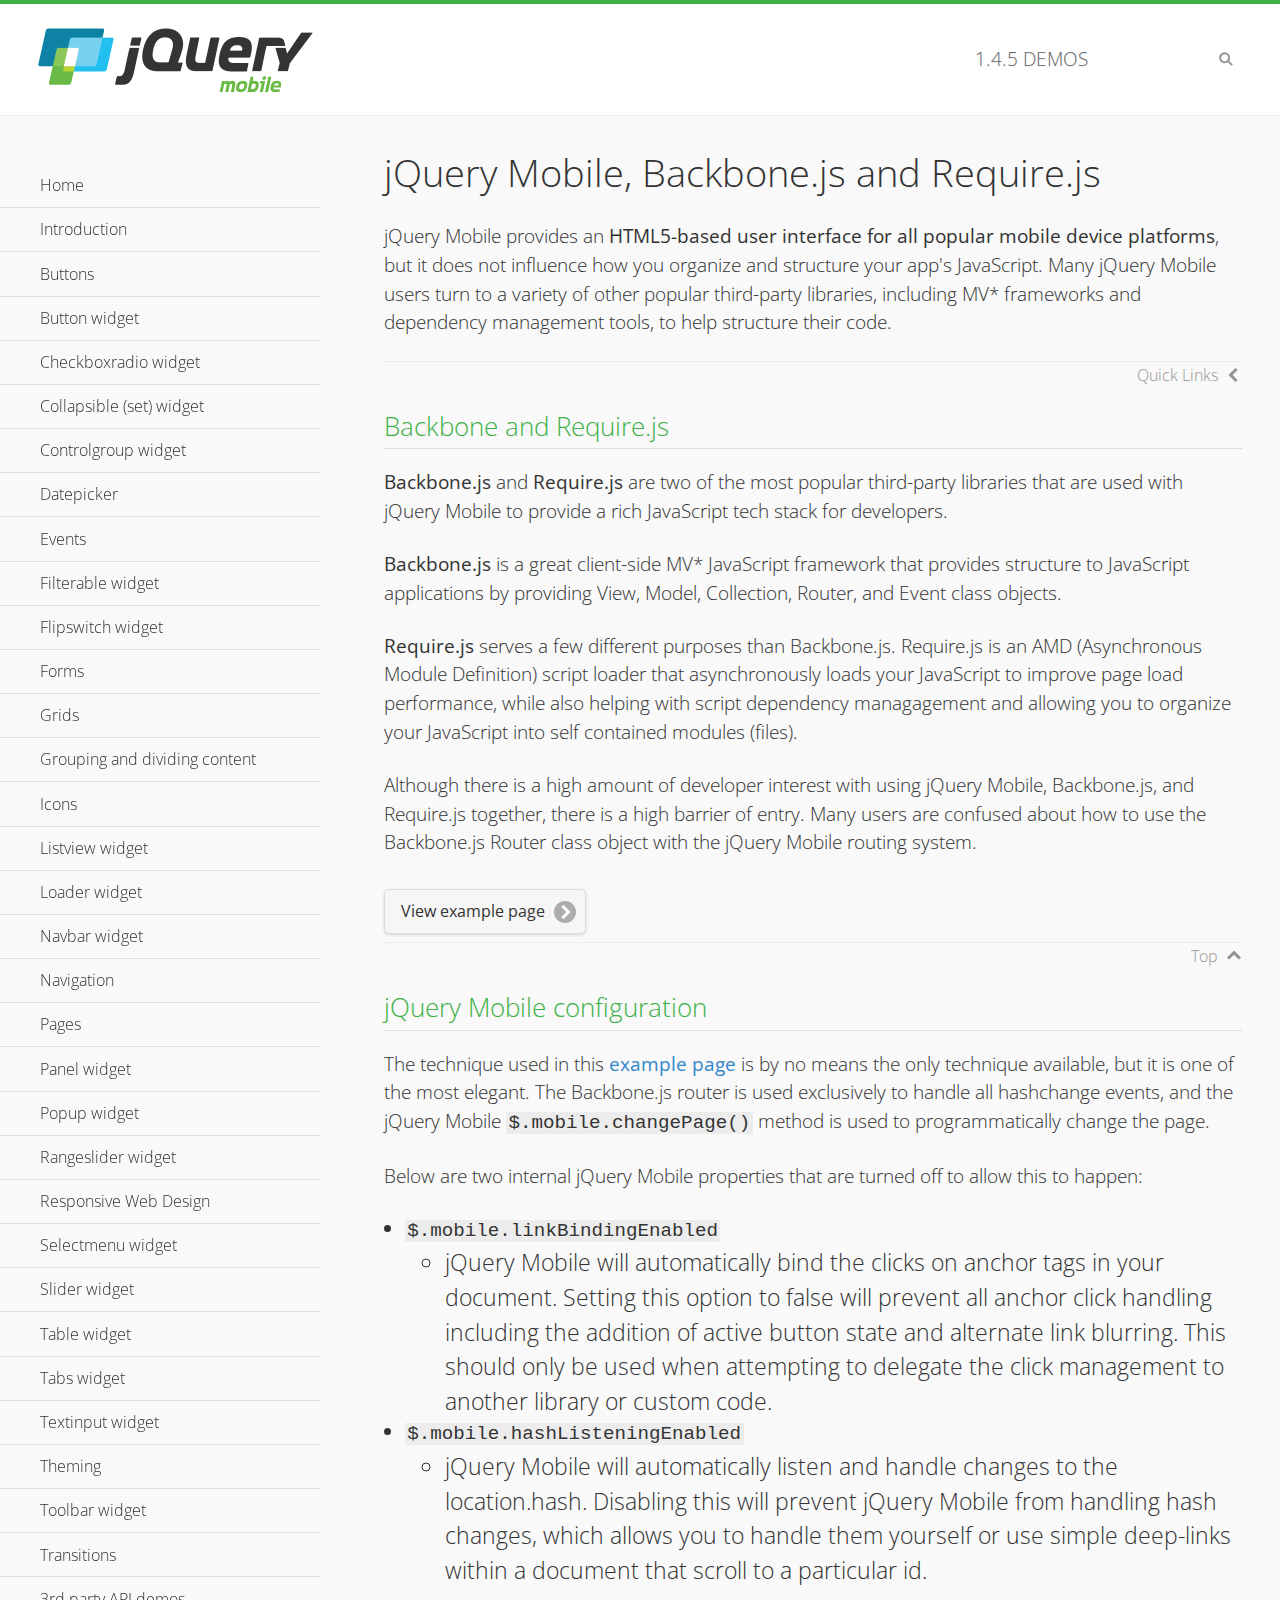
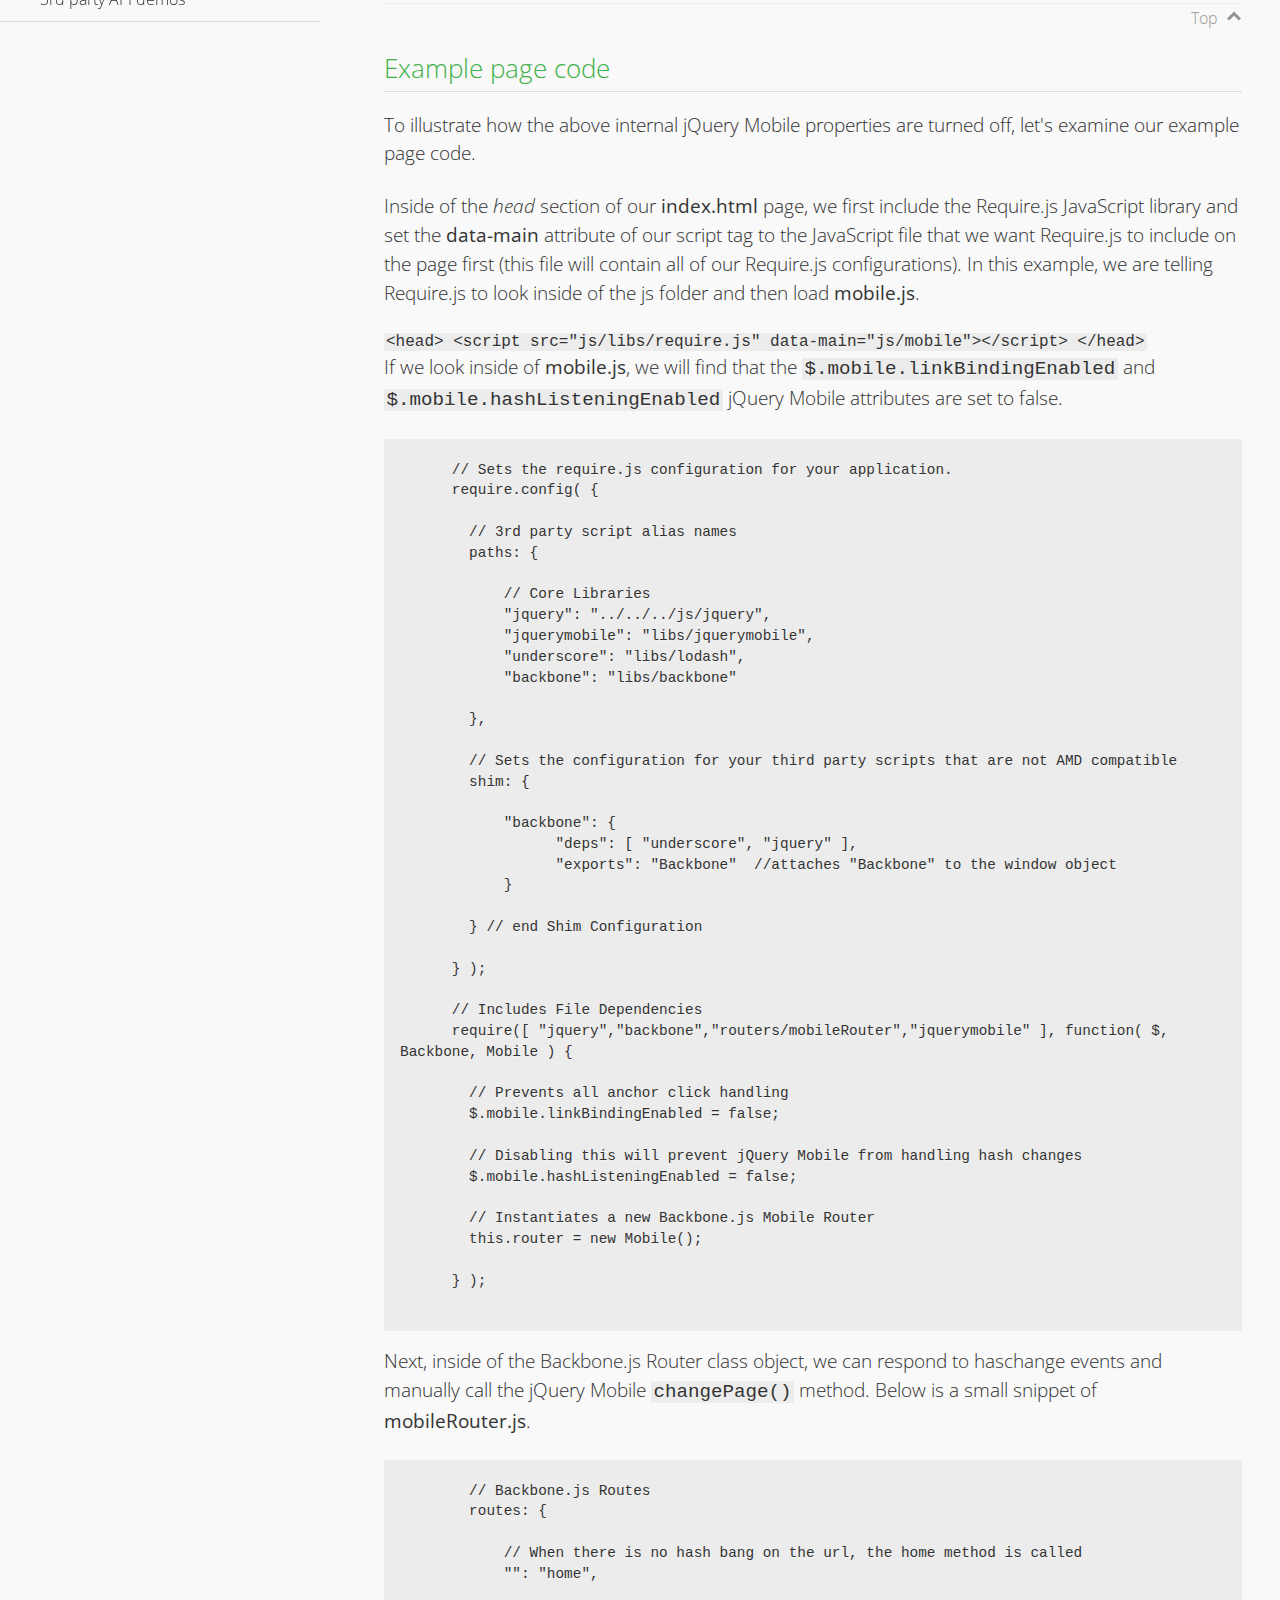
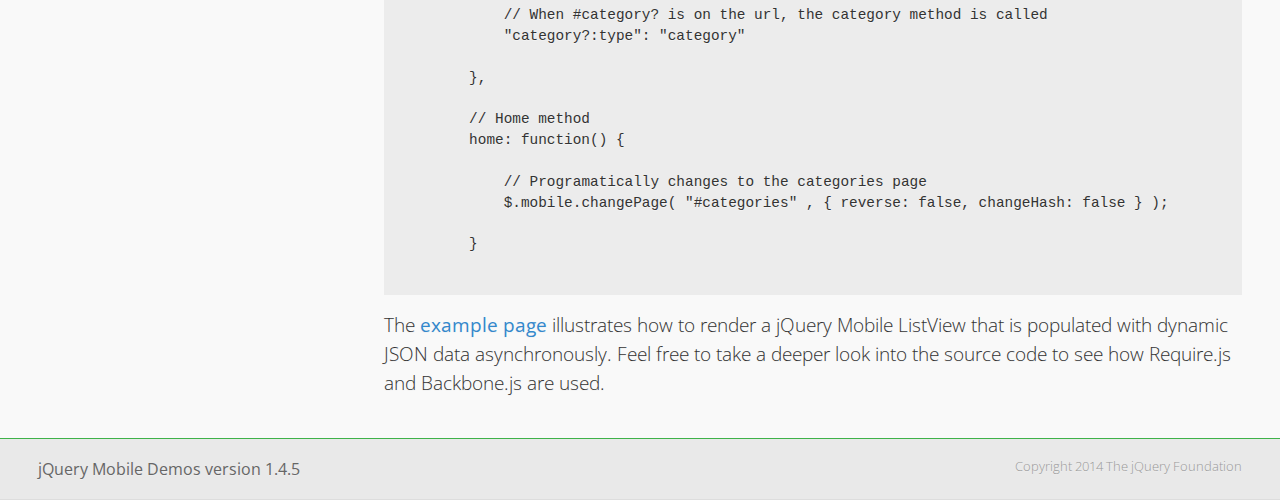
<file: jquerymobile/demos/backbone-requirejs/index.html>
<!DOCTYPE html>
<html>
  <head>
  <meta charset="utf-8">
  <meta name="viewport" content="width=device-width, initial-scale=1">
  <title>jQuery Mobile - Backbone.js and Require.js Apps</title>
	<link rel="shortcut icon" href="../favicon.ico">
    <link rel="stylesheet" href="http://fonts.googleapis.com/css?family=Open+Sans:300,400,700">
	<link rel="stylesheet" href="../css/themes/default/jquery.mobile-1.4.5.min.css">
	<link rel="stylesheet" href="../_assets/css/jqm-demos.css">
	<script src="../js/jquery.js"></script>
	<script src="../_assets/js/index.js"></script>
	<script src="../js/jquery.mobile-1.4.5.min.js"></script>

</head>
<body>
<div data-role="page" class="jqm-demos" data-quicklinks="true">

    <div data-role="header" class="jqm-header">
		<h2><a href="../" title="jQuery Mobile Demos home"><img src="../_assets/img/jquery-logo.png" alt="jQuery Mobile"></a></h2>
		<p><span class="jqm-version"></span> Demos</p>
        <a href="#" class="jqm-navmenu-link ui-btn ui-btn-icon-notext ui-corner-all ui-icon-bars ui-nodisc-icon ui-alt-icon ui-btn-left">Menu</a>
        <a href="#" class="jqm-search-link ui-btn ui-btn-icon-notext ui-corner-all ui-icon-search ui-nodisc-icon ui-alt-icon ui-btn-right">Search</a>
    </div><!-- /header -->

	<div role="main" class="ui-content jqm-content">

      <h1>jQuery Mobile, Backbone.js and Require.js</h1>
      <p>jQuery Mobile provides an <strong>HTML5-based user interface for all popular mobile device platforms</strong>, but it does not influence how you organize and structure your app's JavaScript.  Many jQuery Mobile users turn to a variety of other popular third-party libraries, including MV* frameworks and dependency management tools, to help structure their code.
      </p>

	  <h2>Backbone and Require.js</h2>
      <p><strong>Backbone.js</strong> and <strong>Require.js</strong> are two of the most popular third-party libraries that are used with jQuery Mobile to provide a rich JavaScript tech stack for developers.
      </p>
      <p><strong>Backbone.js</strong> is a great client-side MV* JavaScript framework that provides structure to JavaScript applications by providing View, Model, Collection, Router, and Event class objects.
      </p>
      <p><strong>Require.js</strong> serves a few different purposes than Backbone.js. Require.js is an AMD (Asynchronous Module Definition) script loader that asynchronously loads your JavaScript to improve page load performance, while also helping with script dependency managagement and allowing you to organize your JavaScript into self contained modules (files).
      </p>
      <p>Although there is a high amount of developer interest with using jQuery Mobile, Backbone.js, and Require.js together, there is a high barrier of entry.  Many users are confused about how to use the Backbone.js Router class object with the jQuery Mobile routing system.</p>

	   <a href="backbone-require.html" rel="external" class="ui-btn ui-btn-inline ui-corner-all ui-shadow ui-btn-icon-right ui-icon-carat-r">View example page</a>

      <h2>jQuery Mobile configuration</h2>

      <p>The technique used in this <a href="backbone-require.html" rel="external">example page</a> is by no means the only technique available, but it is one of the most elegant.  The Backbone.js router is used exclusively to handle all hashchange events, and the jQuery Mobile <code>$.mobile.changePage()</code> method is used to programmatically change the page.</p>

      <p>Below are two internal jQuery Mobile properties that are turned off to allow this to happen:</p>

      <ul>
        <li><code>$.mobile.linkBindingEnabled</code>
          <ul>
            <li>jQuery Mobile will automatically bind the clicks on anchor tags in your document. Setting this option to false will prevent all anchor click handling including the addition of active button state and alternate link blurring. This should only be used when attempting to delegate the click management to another library or custom code.</li>
            </ul>
        </li>
        <li><code>$.mobile.hashListeningEnabled</code>
          <ul>
            <li>jQuery Mobile will automatically listen and handle changes to the location.hash. Disabling this will prevent jQuery Mobile from handling hash changes, which allows you to handle them yourself or use simple deep-links within a document that scroll to a particular id.</li>
            </ul>
        </li>
      </ul>

	  <h2>Example page code</h2>
      <p>To illustrate how the above internal jQuery Mobile properties are turned off, let's examine our example page code.</p>

      <p>Inside of the <em>head</em> section of our <strong>index.html</strong> page, we first include the Require.js JavaScript library and set the <strong>data-main</strong> attribute of our script tag to the JavaScript file that we want Require.js to include on the page first (this file will contain all of our Require.js configurations).  In this example, we are telling Require.js to look inside of the js folder and then load <strong>mobile.js</strong>.
      </p>

      <code>
        &lt;head&gt;
          &lt;script src=&quot;js/libs/require.js&quot; data-main=&quot;js/mobile&quot;&gt;&lt;/script&gt;
        &lt;/head&gt;
      </code>
      <p>If we look inside of <strong>mobile.js</strong>, we will find that the <code>$.mobile.linkBindingEnabled</code> and <code>$.mobile.hashListeningEnabled</code> jQuery Mobile attributes are set to false.
      </p>
      <pre>
      <code>
      // Sets the require.js configuration for your application.
      require.config( {

        // 3rd party script alias names
        paths: {

            // Core Libraries
            "jquery": "../../../js/jquery",
            "jquerymobile": "libs/jquerymobile",
            "underscore": "libs/lodash",
            "backbone": "libs/backbone"

        },

        // Sets the configuration for your third party scripts that are not AMD compatible
        shim: {

            "backbone": {
                  "deps": [ "underscore", "jquery" ],
                  "exports": "Backbone"  //attaches "Backbone" to the window object
            }

        } // end Shim Configuration

      } );

      // Includes File Dependencies
      require([ "jquery","backbone","routers/mobileRouter","jquerymobile" ], function( $, Backbone, Mobile ) {

        // Prevents all anchor click handling
        $.mobile.linkBindingEnabled = false;

        // Disabling this will prevent jQuery Mobile from handling hash changes
        $.mobile.hashListeningEnabled = false;

        // Instantiates a new Backbone.js Mobile Router
        this.router = new Mobile();

      } );
</code>
</pre>
<p>Next, inside of the Backbone.js Router class object, we can respond to haschange events and manually call the jQuery Mobile <code>changePage()</code> method.  Below is a small snippet of <strong>mobileRouter.js</strong>.</p>
<pre>
<code>
        // Backbone.js Routes
        routes: {

            // When there is no hash bang on the url, the home method is called
            "": "home",

            // When #category? is on the url, the category method is called
            "category?:type": "category"

        },

        // Home method
        home: function() {

            // Programatically changes to the categories page
            $.mobile.changePage( "#categories" , { reverse: false, changeHash: false } );

        }
</code>
</pre>

		<p>The <a href="backbone-require.html" rel="external">example page</a> illustrates how to render a jQuery Mobile ListView that is populated with dynamic JSON data asynchronously. Feel free to take a deeper look into the source code to see how Require.js and Backbone.js are used.</p>

    </div><!-- /content -->
	    <div data-role="panel" class="jqm-navmenu-panel" data-position="left" data-display="overlay" data-theme="a">
	    	<ul class="jqm-list ui-alt-icon ui-nodisc-icon">
<li data-filtertext="demos homepage" data-icon="home"><a href=".././">Home</a></li>
<li data-filtertext="introduction overview getting started"><a href="../intro/" data-ajax="false">Introduction</a></li>
<li data-filtertext="buttons button markup buttonmarkup method anchor link button element"><a href="../button-markup/" data-ajax="false">Buttons</a></li>
<li data-filtertext="form button widget input button submit reset"><a href="../button/" data-ajax="false">Button widget</a></li>
<li data-role="collapsible" data-enhanced="true" data-collapsed-icon="carat-d" data-expanded-icon="carat-u" data-iconpos="right" data-inset="false" class="ui-collapsible ui-collapsible-themed-content ui-collapsible-collapsed">
	<h3 class="ui-collapsible-heading ui-collapsible-heading-collapsed">
		<a href="#" class="ui-collapsible-heading-toggle ui-btn ui-btn-icon-right ui-btn-inherit ui-icon-carat-d">
		    Checkboxradio widget<span class="ui-collapsible-heading-status"> click to expand contents</span>
		</a>
	</h3>
	<div class="ui-collapsible-content ui-body-inherit ui-collapsible-content-collapsed" aria-hidden="true">
		<ul>
			<li data-filtertext="form checkboxradio widget checkbox input checkboxes controlgroups"><a href="../checkboxradio-checkbox/" data-ajax="false">Checkboxes</a></li>
			<li data-filtertext="form checkboxradio widget radio input radio buttons controlgroups"><a href="../checkboxradio-radio/" data-ajax="false">Radio buttons</a></li>
		</ul>
	</div>
</li>
<li data-role="collapsible" data-enhanced="true" data-collapsed-icon="carat-d" data-expanded-icon="carat-u" data-iconpos="right" data-inset="false" class="ui-collapsible ui-collapsible-themed-content ui-collapsible-collapsed">
	<h3 class="ui-collapsible-heading ui-collapsible-heading-collapsed">
		<a href="#" class="ui-collapsible-heading-toggle ui-btn ui-btn-icon-right ui-btn-inherit ui-icon-carat-d">
			Collapsible (set) widget<span class="ui-collapsible-heading-status"> click to expand contents</span>
		</a>
	</h3>
	<div class="ui-collapsible-content ui-body-inherit ui-collapsible-content-collapsed" aria-hidden="true">
		<ul>
			<li data-filtertext="collapsibles content formatting"><a href="../collapsible/" data-ajax="false">Collapsible</a></li>
			<li data-filtertext="dynamic collapsible set accordion append expand"><a href="../collapsible-dynamic/" data-ajax="false">Dynamic collapsibles</a></li>
			<li data-filtertext="accordions collapsible set widget content formatting grouped collapsibles"><a href="../collapsibleset/" data-ajax="false">Collapsible set</a></li>
		</ul>
	</div>
</li>
<li data-role="collapsible" data-enhanced="true" data-collapsed-icon="carat-d" data-expanded-icon="carat-u" data-iconpos="right" data-inset="false" class="ui-collapsible ui-collapsible-themed-content ui-collapsible-collapsed">
	<h3 class="ui-collapsible-heading ui-collapsible-heading-collapsed">
		<a href="#" class="ui-collapsible-heading-toggle ui-btn ui-btn-icon-right ui-btn-inherit ui-icon-carat-d">
			Controlgroup widget<span class="ui-collapsible-heading-status"> click to expand contents</span>
		</a>
	</h3>
	<div class="ui-collapsible-content ui-body-inherit ui-collapsible-content-collapsed" aria-hidden="true">
		<ul>
			<li data-filtertext="controlgroups selectmenu checkboxradio input grouped buttons horizontal vertical"><a href="../controlgroup/" data-ajax="false">Controlgroup</a></li>
			<li data-filtertext="dynamic controlgroup dynamically add buttons"><a href="../controlgroup-dynamic/" data-ajax="false">Dynamic controlgroups</a></li>
		</ul>
	</div>
</li>
<li data-filtertext="form datepicker widget date input"><a href="../datepicker/" data-ajax="false">Datepicker</a></li>
<li data-role="collapsible" data-enhanced="true" data-collapsed-icon="carat-d" data-expanded-icon="carat-u" data-iconpos="right" data-inset="false" class="ui-collapsible ui-collapsible-themed-content ui-collapsible-collapsed">
	<h3 class="ui-collapsible-heading ui-collapsible-heading-collapsed">
		<a href="#" class="ui-collapsible-heading-toggle ui-btn ui-btn-icon-right ui-btn-inherit ui-icon-carat-d">
			Events<span class="ui-collapsible-heading-status"> click to expand contents</span>
		</a>
	</h3>
	<div class="ui-collapsible-content ui-body-inherit ui-collapsible-content-collapsed" aria-hidden="true">
		<ul>
			<li data-filtertext="swipe to delete list items listviews swipe events"><a href="../swipe-list/" data-ajax="false">Swipe list items</a></li>
			<li data-filtertext="swipe to navigate swipe page navigation swipe events"><a href="../swipe-page/" data-ajax="false">Swipe page navigation</a></li>
		</ul>
	</div>
</li>
<li data-filtertext="filterable filter elements sorting searching listview table"><a href="../filterable/" data-ajax="false">Filterable widget</a></li>
<li data-filtertext="form flipswitch widget flip toggle switch binary select checkbox input"><a href="../flipswitch/" data-ajax="false">Flipswitch widget</a></li>
<li data-role="collapsible" data-enhanced="true" data-collapsed-icon="carat-d" data-expanded-icon="carat-u" data-iconpos="right" data-inset="false" class="ui-collapsible ui-collapsible-themed-content ui-collapsible-collapsed">
	<h3 class="ui-collapsible-heading ui-collapsible-heading-collapsed">
		<a href="#" class="ui-collapsible-heading-toggle ui-btn ui-btn-icon-right ui-btn-inherit ui-icon-carat-d">
			Forms<span class="ui-collapsible-heading-status"> click to expand contents</span>
		</a>
	</h3>
	<div class="ui-collapsible-content ui-body-inherit ui-collapsible-content-collapsed" aria-hidden="true">
		<ul>
			<li data-filtertext="forms text checkbox radio range button submit reset inputs selects textarea slider flipswitch label form elements"><a href="../forms/" data-ajax="false">Forms</a></li>
			<li data-filtertext="form hide labels hidden accessible ui-hidden-accessible forms"><a href="../forms-label-hidden-accessible/" data-ajax="false">Hide labels</a></li>
			<li data-filtertext="form field containers fieldcontain ui-field-contain forms"><a href="../forms-field-contain/" data-ajax="false">Field containers</a></li>
			<li data-filtertext="forms disabled form elements"><a href="../forms-disabled/" data-ajax="false">Forms disabled</a></li>
			<li data-filtertext="forms gallery examples overview forms text checkbox radio range button submit reset inputs selects textarea slider flipswitch label form elements"><a href="../forms-gallery/" data-ajax="false">Forms gallery</a></li>
		</ul>
	</div>
</li>
<li data-role="collapsible" data-enhanced="true" data-collapsed-icon="carat-d" data-expanded-icon="carat-u" data-iconpos="right" data-inset="false" class="ui-collapsible ui-collapsible-themed-content ui-collapsible-collapsed">
	<h3 class="ui-collapsible-heading ui-collapsible-heading-collapsed">
		<a href="#" class="ui-collapsible-heading-toggle ui-btn ui-btn-icon-right ui-btn-inherit ui-icon-carat-d">
			Grids<span class="ui-collapsible-heading-status"> click to expand contents</span>
		</a>
	</h3>
	<div class="ui-collapsible-content ui-body-inherit ui-collapsible-content-collapsed" aria-hidden="true">
		<ul>
			<li data-filtertext="grids columns blocks content formatting rwd responsive css framework"><a href="../grids/" data-ajax="false">Grids</a></li>
			<li data-filtertext="buttons in grids css framework"><a href="../grids-buttons/" data-ajax="false">Buttons in grids</a></li>
			<li data-filtertext="custom responsive grids rwd css framework"><a href="../grids-custom-responsive/" data-ajax="false">Custom responsive grids</a></li>
		</ul>
	</div>
</li>
<li data-filtertext="blocks content formatting sections heading"><a href="../body-bar-classes/" data-ajax="false">Grouping and dividing content</a></li>
<li data-role="collapsible" data-enhanced="true" data-collapsed-icon="carat-d" data-expanded-icon="carat-u" data-iconpos="right" data-inset="false" class="ui-collapsible ui-collapsible-themed-content ui-collapsible-collapsed">
	<h3 class="ui-collapsible-heading ui-collapsible-heading-collapsed">
		<a href="#" class="ui-collapsible-heading-toggle ui-btn ui-btn-icon-right ui-btn-inherit ui-icon-carat-d">
			Icons<span class="ui-collapsible-heading-status"> click to expand contents</span>
		</a>
	</h3>
	<div class="ui-collapsible-content ui-body-inherit ui-collapsible-content-collapsed" aria-hidden="true">
		<ul>
			<li data-filtertext="button icons svg disc alt custom icon position"><a href="../icons/" data-ajax="false">Icons</a></li>
			<li data-filtertext=""><a href="../icons-grunticon/" data-ajax="false">Grunticon loader</a></li>
		</ul>
	</div>
</li>
<li data-role="collapsible" data-enhanced="true" data-collapsed-icon="carat-d" data-expanded-icon="carat-u" data-iconpos="right" data-inset="false" class="ui-collapsible ui-collapsible-themed-content ui-collapsible-collapsed">
	<h3 class="ui-collapsible-heading ui-collapsible-heading-collapsed">
		<a href="#" class="ui-collapsible-heading-toggle ui-btn ui-btn-icon-right ui-btn-inherit ui-icon-carat-d">
			Listview widget<span class="ui-collapsible-heading-status"> click to expand contents</span>
		</a>
	</h3>
	<div class="ui-collapsible-content ui-body-inherit ui-collapsible-content-collapsed" aria-hidden="true">
		<ul>
			<li data-filtertext="listview widget thumbnails icons nested split button collapsible ul ol"><a href="../listview/" data-ajax="false">Listview</a></li>
			<li data-filtertext="autocomplete filterable reveal listview filtertextbeforefilter placeholder"><a href="../listview-autocomplete/" data-ajax="false">Listview autocomplete</a></li>
			<li data-filtertext="autocomplete filterable reveal listview remote data filtertextbeforefilter placeholder"><a href="../listview-autocomplete-remote/" data-ajax="false">Listview autocomplete remote data</a></li>
			<li data-filtertext="autodividers anchor jump scroll linkbars listview lists ul ol"><a href="../listview-autodividers-linkbar/" data-ajax="false">Listview autodividers linkbar</a></li>
			<li data-filtertext="listview autodividers selector autodividersselector lists ul ol"><a href="../listview-autodividers-selector/" data-ajax="false">Listview autodividers selector</a></li>
			<li data-filtertext="listview nested list items"><a href="../listview-nested-lists/" data-ajax="false">Nested Listviews</a></li>
			<li data-filtertext="listview collapsible list items flat"><a href="../listview-collapsible-item-flat/" data-ajax="false">Listview collapsible list items (flat)</a></li>
			<li data-filtertext="listview collapsible list indented"><a href="../listview-collapsible-item-indented/" data-ajax="false">Listview collapsible list items (indented)</a></li>
			<li data-filtertext="grid listview responsive grids responsive listviews lists ul"><a href="../listview-grid/" data-ajax="false">Listview responsive grid</a></li>
		</ul>
	</div>
</li>
<li data-filtertext="loader widget page loading navigation overlay spinner"><a href="../loader/" data-ajax="false">Loader widget</a></li>
<li data-filtertext="navbar widget navmenu toolbars header footer"><a href="../navbar/" data-ajax="false">Navbar widget</a></li>
<li data-role="collapsible" data-enhanced="true" data-collapsed-icon="carat-d" data-expanded-icon="carat-u" data-iconpos="right" data-inset="false" class="ui-collapsible ui-collapsible-themed-content ui-collapsible-collapsed">
	<h3 class="ui-collapsible-heading ui-collapsible-heading-collapsed">
		<a href="#" class="ui-collapsible-heading-toggle ui-btn ui-btn-icon-right ui-btn-inherit ui-icon-carat-d">
			Navigation<span class="ui-collapsible-heading-status"> click to expand contents</span>
		</a>
	</h3>
	<div class="ui-collapsible-content ui-body-inherit ui-collapsible-content-collapsed" aria-hidden="true">
		<ul>
			<li data-filtertext="ajax navigation navigate widget history event method"><a href="../navigation/" data-ajax="false">Navigation</a></li>
			<li data-filtertext="linking pages page links navigation ajax prefetch cache"><a href="../navigation-linking-pages/" data-ajax="false">Linking pages</a></li>
			<!-- <li data-filtertext="php redirect server redirection server-side navigation"><a href="../navigation-php-redirect/" data-ajax="false">PHP redirect demo</a></li>-->
			<li data-filtertext="navigation redirection hash query"><a href="../navigation-hash-processing/" data-ajax="false">Hash processing demo</a></li>
			<li data-filtertext="navigation redirection hash query"><a href="../page-events/" data-ajax="false">Page Navigation Events</a></li>
		</ul>
	</div>
</li>
<li data-role="collapsible" data-enhanced="true" data-collapsed-icon="carat-d" data-expanded-icon="carat-u" data-iconpos="right" data-inset="false" class="ui-collapsible ui-collapsible-themed-content ui-collapsible-collapsed">
	<h3 class="ui-collapsible-heading ui-collapsible-heading-collapsed">
		<a href="#" class="ui-collapsible-heading-toggle ui-btn ui-btn-icon-right ui-btn-inherit ui-icon-carat-d">
			Pages<span class="ui-collapsible-heading-status"> click to expand contents</span>
		</a>
	</h3>
	<div class="ui-collapsible-content ui-body-inherit ui-collapsible-content-collapsed" aria-hidden="true">
		<ul>
			<li data-filtertext="pages page widget ajax navigation"><a href="../pages/" data-ajax="false">Pages</a></li>
			<li data-filtertext="single page"><a href="../pages-single-page/" data-ajax="false">Single page</a></li>
			<li data-filtertext="multipage multi-page page"><a href="../pages-multi-page/" data-ajax="false">Multi-page template</a></li>
			<li data-filtertext="dialog page widget modal popup"><a href="../pages-dialog/" data-ajax="false">Dialog page</a></li>
		</ul>
	</div>
</li>
<li data-role="collapsible" data-enhanced="true" data-collapsed-icon="carat-d" data-expanded-icon="carat-u" data-iconpos="right" data-inset="false" class="ui-collapsible ui-collapsible-themed-content ui-collapsible-collapsed">
	<h3 class="ui-collapsible-heading ui-collapsible-heading-collapsed">
		<a href="#" class="ui-collapsible-heading-toggle ui-btn ui-btn-icon-right ui-btn-inherit ui-icon-carat-d">
			Panel widget<span class="ui-collapsible-heading-status"> click to expand contents</span>
		</a>
	</h3>
	<div class="ui-collapsible-content ui-body-inherit ui-collapsible-content-collapsed" aria-hidden="true">
		<ul>
			<li data-filtertext="panel widget sliding panels reveal push overlay responsive"><a href="../panel/" data-ajax="false">Panel</a></li>
			<li data-filtertext=""><a href="../panel-external/" data-ajax="false">External panels</a></li>
			<li data-filtertext="panel "><a href="../panel-fixed/" data-ajax="false">Fixed panels</a></li>
			<li data-filtertext="panel slide panels sliding panels shadow rwd responsive breakpoint"><a href="../panel-responsive/" data-ajax="false">Panels responsive</a></li>
			<li data-filtertext="panel custom style custom panel width reveal shadow listview panel styling page background wrapper"><a href="../panel-styling/" data-ajax="false">Custom panel style</a></li>
			<li data-filtertext="panel open on swipe"><a href="../panel-swipe-open/" data-ajax="false">Panel open on swipe</a></li>
			<li data-filtertext="panels outside page internal external toolbars"><a href="../panel-external-internal/" data-ajax="false">Panel external and internal</a></li>
		</ul>
	</div>
</li>
<li data-role="collapsible" data-enhanced="true" data-collapsed-icon="carat-d" data-expanded-icon="carat-u" data-iconpos="right" data-inset="false" class="ui-collapsible ui-collapsible-themed-content ui-collapsible-collapsed">
	<h3 class="ui-collapsible-heading ui-collapsible-heading-collapsed">
		<a href="#" class="ui-collapsible-heading-toggle ui-btn ui-btn-icon-right ui-btn-inherit ui-icon-carat-d">
			Popup widget<span class="ui-collapsible-heading-status"> click to expand contents</span>
		</a>
	</h3>
	<div class="ui-collapsible-content ui-body-inherit ui-collapsible-content-collapsed" aria-hidden="true">
		<ul>
			<li data-filtertext="popup widget popups dialog modal transition tooltip lightbox form overlay screen flip pop fade transition"><a href="../popup/" data-ajax="false">Popup</a></li>
			<li data-filtertext="popup alignment position"><a href="../popup-alignment/" data-ajax="false">Popup alignment</a></li>
			<li data-filtertext="popup arrow size popups popover"><a href="../popup-arrow-size/" data-ajax="false">Popup arrow size</a></li>
			<li data-filtertext="dynamic popups popup images lightbox"><a href="../popup-dynamic/" data-ajax="false">Dynamic popups</a></li>
			<li data-filtertext="popups with iframes scaling"><a href="../popup-iframe/" data-ajax="false">Popups with iframes</a></li>
			<li data-filtertext="popup image scaling"><a href="../popup-image-scaling/" data-ajax="false">Popup image scaling</a></li>
			<li data-filtertext="external popup outside multi-page"><a href="../popup-outside-multipage/" data-ajax="false">Popup outside multi-page</a></li>
		</ul>
	</div>
</li>
<li data-filtertext="form rangeslider widget dual sliders dual handle sliders range input"><a href="../rangeslider/" data-ajax="false">Rangeslider widget</a></li>
<li data-filtertext="responsive web design rwd adaptive progressive enhancement PE accessible mobile breakpoints media query media queries"><a href="../rwd/" data-ajax="false">Responsive Web Design</a></li>
<li data-role="collapsible" data-enhanced="true" data-collapsed-icon="carat-d" data-expanded-icon="carat-u" data-iconpos="right" data-inset="false" class="ui-collapsible ui-collapsible-themed-content ui-collapsible-collapsed">
	<h3 class="ui-collapsible-heading ui-collapsible-heading-collapsed">
		<a href="#" class="ui-collapsible-heading-toggle ui-btn ui-btn-icon-right ui-btn-inherit ui-icon-carat-d">
			Selectmenu widget<span class="ui-collapsible-heading-status"> click to expand contents</span>
		</a>
	</h3>
	<div class="ui-collapsible-content ui-body-inherit ui-collapsible-content-collapsed" aria-hidden="true">
		<ul>
			<li data-filtertext="form selectmenu widget select input custom select menu selects"><a href="../selectmenu/" data-ajax="false">Selectmenu</a></li>
			<li data-filtertext="form custom select menu selectmenu widget custom menu option optgroup multiple selects"><a href="../selectmenu-custom/" data-ajax="false">Custom select menu</a></li>
			<li data-filtertext="filterable select filter popup dialog"><a href="../selectmenu-custom-filter/" data-ajax="false">Custom select menu with filter</a></li>
		</ul>
	</div>
</li>
<li data-role="collapsible" data-enhanced="true" data-collapsed-icon="carat-d" data-expanded-icon="carat-u" data-iconpos="right" data-inset="false" class="ui-collapsible ui-collapsible-themed-content ui-collapsible-collapsed">
	<h3 class="ui-collapsible-heading ui-collapsible-heading-collapsed">
		<a href="#" class="ui-collapsible-heading-toggle ui-btn ui-btn-icon-right ui-btn-inherit ui-icon-carat-d">
			Slider widget<span class="ui-collapsible-heading-status"> click to expand contents</span>
		</a>
	</h3>
	<div class="ui-collapsible-content ui-body-inherit ui-collapsible-content-collapsed" aria-hidden="true">
		<ul>
			<li data-filtertext="form slider widget range input single sliders"><a href="../slider/" data-ajax="false">Slider</a></li>
			<li data-filtertext="form slider widget flipswitch slider binary select flip toggle switch"><a href="../slider-flipswitch/" data-ajax="false">Slider flip toggle switch</a></li>
			<li data-filtertext="form slider tooltip handle value input range sliders"><a href="../slider-tooltip/" data-ajax="false">Slider tooltip</a></li>
		</ul>
	</div>
</li>
<li data-role="collapsible" data-enhanced="true" data-collapsed-icon="carat-d" data-expanded-icon="carat-u" data-iconpos="right" data-inset="false" class="ui-collapsible ui-collapsible-themed-content ui-collapsible-collapsed">
	<h3 class="ui-collapsible-heading ui-collapsible-heading-collapsed">
		<a href="#" class="ui-collapsible-heading-toggle ui-btn ui-btn-icon-right ui-btn-inherit ui-icon-carat-d">
			Table widget<span class="ui-collapsible-heading-status"> click to expand contents</span>
		</a>
	</h3>
	<div class="ui-collapsible-content ui-body-inherit ui-collapsible-content-collapsed" aria-hidden="true">
		<ul>
			<li data-filtertext="table widget reflow column toggle th td responsive tables rwd hide show tabular"><a href="../table-column-toggle/" data-ajax="false">Table Column Toggle</a></li>
			<li data-filtertext="table column toggle phone comparison demo"><a href="../table-column-toggle-example/" data-ajax="false">Table Column Toggle demo</a></li>
			<li data-filtertext="responsive tables table column toggle heading groups rwd breakpoint"><a href="../table-column-toggle-heading-groups/" data-ajax="false">Table Column Toggle heading groups</a></li>
			<li data-filtertext="responsive tables table column toggle hide rwd breakpoint customization options"><a href="../table-column-toggle-options/" data-ajax="false">Table Column Toggle options</a></li>
			<li data-filtertext="table reflow th td responsive rwd columns tabular"><a href="../table-reflow/" data-ajax="false">Table Reflow</a></li>
			<li data-filtertext="responsive tables table reflow heading groups rwd breakpoint"><a href="../table-reflow-heading-groups/" data-ajax="false">Table Reflow heading groups</a></li>
			<li data-filtertext="responsive tables table reflow stripes strokes table style"><a href="../table-reflow-stripes-strokes/" data-ajax="false">Table Reflow stripes and strokes</a></li>
			<li data-filtertext="responsive tables table reflow stack custom styles"><a href="../table-reflow-styling/" data-ajax="false">Table Reflow custom styles</a></li>
		</ul>
	</div>
</li>
<li data-filtertext="ui tabs widget"><a href="../tabs/" data-ajax="false">Tabs widget</a></li>
<li data-filtertext="form textinput widget text input textarea number date time tel email file color password"><a href="../textinput/" data-ajax="false">Textinput widget</a></li>
<li data-role="collapsible" data-enhanced="true" data-collapsed-icon="carat-d" data-expanded-icon="carat-u" data-iconpos="right" data-inset="false" class="ui-collapsible ui-collapsible-themed-content ui-collapsible-collapsed">
	<h3 class="ui-collapsible-heading ui-collapsible-heading-collapsed">
		<a href="#" class="ui-collapsible-heading-toggle ui-btn ui-btn-icon-right ui-btn-inherit ui-icon-carat-d">
			Theming<span class="ui-collapsible-heading-status"> click to expand contents</span>
		</a>
	</h3>
	<div class="ui-collapsible-content ui-body-inherit ui-collapsible-content-collapsed" aria-hidden="true">
		<ul>
			<li data-filtertext="default theme swatches theming style css"><a href="../theme-default/" data-ajax="false">Default theme</a></li>
			<li data-filtertext="classic theme old theme swatches theming style css"><a href="../theme-classic/" data-ajax="false">Classic theme</a></li>
		</ul>
	</div>
</li>
<li data-role="collapsible" data-enhanced="true" data-collapsed-icon="carat-d" data-expanded-icon="carat-u" data-iconpos="right" data-inset="false" class="ui-collapsible ui-collapsible-themed-content ui-collapsible-collapsed">
	<h3 class="ui-collapsible-heading ui-collapsible-heading-collapsed">
		<a href="#" class="ui-collapsible-heading-toggle ui-btn ui-btn-icon-right ui-btn-inherit ui-icon-carat-d">
			Toolbar widget<span class="ui-collapsible-heading-status"> click to expand contents</span>
		</a>
	</h3>
	<div class="ui-collapsible-content ui-body-inherit ui-collapsible-content-collapsed" aria-hidden="true">
		<ul>
			<li data-filtertext="toolbar widget header footer toolbars fixed fullscreen external sections"><a href="../toolbar/" data-ajax="false">Toolbar</a></li>
			<li data-filtertext="dynamic toolbars dynamically add toolbar header footer"><a href="../toolbar-dynamic/" data-ajax="false">Dynamic toolbars</a></li>
			<li data-filtertext="external toolbars header footer"><a href="../toolbar-external/" data-ajax="false">External toolbars</a></li>
			<li data-filtertext="fixed toolbars header footer"><a href="../toolbar-fixed/" data-ajax="false">Fixed toolbars</a></li>
			<li data-filtertext="fixed fullscreen toolbars header footer"><a href="../toolbar-fixed-fullscreen/" data-ajax="false">Fullscreen toolbars</a></li>
			<li data-filtertext="external fixed toolbars header footer"><a href="../toolbar-fixed-external/" data-ajax="false">Fixed external toolbars</a></li>
			<li data-filtertext="external persistent toolbars header footer navbar navmenu"><a href="../toolbar-fixed-persistent/" data-ajax="false">Persistent toolbars</a></li>
			<li data-filtertext="external ajax optimized toolbars persistent toolbars header footer navbar"><a href="../toolbar-fixed-persistent-optimized/" data-ajax="false">Ajax optimized toolbars</a></li>
			<li data-filtertext="form in toolbars header footer"><a href="../toolbar-fixed-forms/" data-ajax="false">Form in toolbar</a></li>
		</ul>
	</div>
</li>
<li data-filtertext="page transitions animated pages popup navigation flip slide fade pop"><a href="../transitions/" data-ajax="false">Transitions</a></li>
<li data-role="collapsible" data-enhanced="true" data-collapsed-icon="carat-d" data-expanded-icon="carat-u" data-iconpos="right" data-inset="false" class="ui-collapsible ui-collapsible-themed-content ui-collapsible-collapsed">
	<h3 class="ui-collapsible-heading ui-collapsible-heading-collapsed">
		<a href="#" class="ui-collapsible-heading-toggle ui-btn ui-btn-icon-right ui-btn-inherit ui-icon-carat-d">
			3rd party API demos<span class="ui-collapsible-heading-status"> click to expand contents</span>
		</a>
	</h3>
	<div class="ui-collapsible-content ui-body-inherit ui-collapsible-content-collapsed" aria-hidden="true">
		<ul>
			<li data-filtertext="backbone requirejs navigation router"><a href="../backbone-requirejs/" data-ajax="false">Backbone RequireJS</a></li>
			<li data-filtertext="google maps geolocation demo"><a href="../map-geolocation/" data-ajax="false">Google Maps geolocation</a></li>
			<li data-filtertext="google maps hybrid"><a href="../map-list-toggle/" data-ajax="false">Google Maps list toggle</a></li>
		</ul>
	</div>
</li>



		     </ul>
		</div><!-- /panel -->


    <div data-role="footer" data-position="fixed" data-tap-toggle="false" class="jqm-footer">
        <p>jQuery Mobile Demos version <span class="jqm-version"></span></p>
        <p>Copyright 2014 The jQuery Foundation</p>
    </div><!-- /footer -->
	<!-- TODO: This should become an external panel so we can add input to markup (unique ID) -->
    <div data-role="panel" class="jqm-search-panel" data-position="right" data-display="overlay" data-theme="a">
		<div class="jqm-search">
			<ul class="jqm-list" data-filter-placeholder="Search demos..." data-filter-reveal="true">
<li data-filtertext="demos homepage" data-icon="home"><a href=".././">Home</a></li>
<li data-filtertext="introduction overview getting started"><a href="../intro/" data-ajax="false">Introduction</a></li>
<li data-filtertext="buttons button markup buttonmarkup method anchor link button element"><a href="../button-markup/" data-ajax="false">Buttons</a></li>
<li data-filtertext="form button widget input button submit reset"><a href="../button/" data-ajax="false">Button widget</a></li>
<li data-role="collapsible" data-enhanced="true" data-collapsed-icon="carat-d" data-expanded-icon="carat-u" data-iconpos="right" data-inset="false" class="ui-collapsible ui-collapsible-themed-content ui-collapsible-collapsed">
	<h3 class="ui-collapsible-heading ui-collapsible-heading-collapsed">
		<a href="#" class="ui-collapsible-heading-toggle ui-btn ui-btn-icon-right ui-btn-inherit ui-icon-carat-d">
		    Checkboxradio widget<span class="ui-collapsible-heading-status"> click to expand contents</span>
		</a>
	</h3>
	<div class="ui-collapsible-content ui-body-inherit ui-collapsible-content-collapsed" aria-hidden="true">
		<ul>
			<li data-filtertext="form checkboxradio widget checkbox input checkboxes controlgroups"><a href="../checkboxradio-checkbox/" data-ajax="false">Checkboxes</a></li>
			<li data-filtertext="form checkboxradio widget radio input radio buttons controlgroups"><a href="../checkboxradio-radio/" data-ajax="false">Radio buttons</a></li>
		</ul>
	</div>
</li>
<li data-role="collapsible" data-enhanced="true" data-collapsed-icon="carat-d" data-expanded-icon="carat-u" data-iconpos="right" data-inset="false" class="ui-collapsible ui-collapsible-themed-content ui-collapsible-collapsed">
	<h3 class="ui-collapsible-heading ui-collapsible-heading-collapsed">
		<a href="#" class="ui-collapsible-heading-toggle ui-btn ui-btn-icon-right ui-btn-inherit ui-icon-carat-d">
			Collapsible (set) widget<span class="ui-collapsible-heading-status"> click to expand contents</span>
		</a>
	</h3>
	<div class="ui-collapsible-content ui-body-inherit ui-collapsible-content-collapsed" aria-hidden="true">
		<ul>
			<li data-filtertext="collapsibles content formatting"><a href="../collapsible/" data-ajax="false">Collapsible</a></li>
			<li data-filtertext="dynamic collapsible set accordion append expand"><a href="../collapsible-dynamic/" data-ajax="false">Dynamic collapsibles</a></li>
			<li data-filtertext="accordions collapsible set widget content formatting grouped collapsibles"><a href="../collapsibleset/" data-ajax="false">Collapsible set</a></li>
		</ul>
	</div>
</li>
<li data-role="collapsible" data-enhanced="true" data-collapsed-icon="carat-d" data-expanded-icon="carat-u" data-iconpos="right" data-inset="false" class="ui-collapsible ui-collapsible-themed-content ui-collapsible-collapsed">
	<h3 class="ui-collapsible-heading ui-collapsible-heading-collapsed">
		<a href="#" class="ui-collapsible-heading-toggle ui-btn ui-btn-icon-right ui-btn-inherit ui-icon-carat-d">
			Controlgroup widget<span class="ui-collapsible-heading-status"> click to expand contents</span>
		</a>
	</h3>
	<div class="ui-collapsible-content ui-body-inherit ui-collapsible-content-collapsed" aria-hidden="true">
		<ul>
			<li data-filtertext="controlgroups selectmenu checkboxradio input grouped buttons horizontal vertical"><a href="../controlgroup/" data-ajax="false">Controlgroup</a></li>
			<li data-filtertext="dynamic controlgroup dynamically add buttons"><a href="../controlgroup-dynamic/" data-ajax="false">Dynamic controlgroups</a></li>
		</ul>
	</div>
</li>
<li data-filtertext="form datepicker widget date input"><a href="../datepicker/" data-ajax="false">Datepicker</a></li>
<li data-role="collapsible" data-enhanced="true" data-collapsed-icon="carat-d" data-expanded-icon="carat-u" data-iconpos="right" data-inset="false" class="ui-collapsible ui-collapsible-themed-content ui-collapsible-collapsed">
	<h3 class="ui-collapsible-heading ui-collapsible-heading-collapsed">
		<a href="#" class="ui-collapsible-heading-toggle ui-btn ui-btn-icon-right ui-btn-inherit ui-icon-carat-d">
			Events<span class="ui-collapsible-heading-status"> click to expand contents</span>
		</a>
	</h3>
	<div class="ui-collapsible-content ui-body-inherit ui-collapsible-content-collapsed" aria-hidden="true">
		<ul>
			<li data-filtertext="swipe to delete list items listviews swipe events"><a href="../swipe-list/" data-ajax="false">Swipe list items</a></li>
			<li data-filtertext="swipe to navigate swipe page navigation swipe events"><a href="../swipe-page/" data-ajax="false">Swipe page navigation</a></li>
		</ul>
	</div>
</li>
<li data-filtertext="filterable filter elements sorting searching listview table"><a href="../filterable/" data-ajax="false">Filterable widget</a></li>
<li data-filtertext="form flipswitch widget flip toggle switch binary select checkbox input"><a href="../flipswitch/" data-ajax="false">Flipswitch widget</a></li>
<li data-role="collapsible" data-enhanced="true" data-collapsed-icon="carat-d" data-expanded-icon="carat-u" data-iconpos="right" data-inset="false" class="ui-collapsible ui-collapsible-themed-content ui-collapsible-collapsed">
	<h3 class="ui-collapsible-heading ui-collapsible-heading-collapsed">
		<a href="#" class="ui-collapsible-heading-toggle ui-btn ui-btn-icon-right ui-btn-inherit ui-icon-carat-d">
			Forms<span class="ui-collapsible-heading-status"> click to expand contents</span>
		</a>
	</h3>
	<div class="ui-collapsible-content ui-body-inherit ui-collapsible-content-collapsed" aria-hidden="true">
		<ul>
			<li data-filtertext="forms text checkbox radio range button submit reset inputs selects textarea slider flipswitch label form elements"><a href="../forms/" data-ajax="false">Forms</a></li>
			<li data-filtertext="form hide labels hidden accessible ui-hidden-accessible forms"><a href="../forms-label-hidden-accessible/" data-ajax="false">Hide labels</a></li>
			<li data-filtertext="form field containers fieldcontain ui-field-contain forms"><a href="../forms-field-contain/" data-ajax="false">Field containers</a></li>
			<li data-filtertext="forms disabled form elements"><a href="../forms-disabled/" data-ajax="false">Forms disabled</a></li>
			<li data-filtertext="forms gallery examples overview forms text checkbox radio range button submit reset inputs selects textarea slider flipswitch label form elements"><a href="../forms-gallery/" data-ajax="false">Forms gallery</a></li>
		</ul>
	</div>
</li>
<li data-role="collapsible" data-enhanced="true" data-collapsed-icon="carat-d" data-expanded-icon="carat-u" data-iconpos="right" data-inset="false" class="ui-collapsible ui-collapsible-themed-content ui-collapsible-collapsed">
	<h3 class="ui-collapsible-heading ui-collapsible-heading-collapsed">
		<a href="#" class="ui-collapsible-heading-toggle ui-btn ui-btn-icon-right ui-btn-inherit ui-icon-carat-d">
			Grids<span class="ui-collapsible-heading-status"> click to expand contents</span>
		</a>
	</h3>
	<div class="ui-collapsible-content ui-body-inherit ui-collapsible-content-collapsed" aria-hidden="true">
		<ul>
			<li data-filtertext="grids columns blocks content formatting rwd responsive css framework"><a href="../grids/" data-ajax="false">Grids</a></li>
			<li data-filtertext="buttons in grids css framework"><a href="../grids-buttons/" data-ajax="false">Buttons in grids</a></li>
			<li data-filtertext="custom responsive grids rwd css framework"><a href="../grids-custom-responsive/" data-ajax="false">Custom responsive grids</a></li>
		</ul>
	</div>
</li>
<li data-filtertext="blocks content formatting sections heading"><a href="../body-bar-classes/" data-ajax="false">Grouping and dividing content</a></li>
<li data-role="collapsible" data-enhanced="true" data-collapsed-icon="carat-d" data-expanded-icon="carat-u" data-iconpos="right" data-inset="false" class="ui-collapsible ui-collapsible-themed-content ui-collapsible-collapsed">
	<h3 class="ui-collapsible-heading ui-collapsible-heading-collapsed">
		<a href="#" class="ui-collapsible-heading-toggle ui-btn ui-btn-icon-right ui-btn-inherit ui-icon-carat-d">
			Icons<span class="ui-collapsible-heading-status"> click to expand contents</span>
		</a>
	</h3>
	<div class="ui-collapsible-content ui-body-inherit ui-collapsible-content-collapsed" aria-hidden="true">
		<ul>
			<li data-filtertext="button icons svg disc alt custom icon position"><a href="../icons/" data-ajax="false">Icons</a></li>
			<li data-filtertext=""><a href="../icons-grunticon/" data-ajax="false">Grunticon loader</a></li>
		</ul>
	</div>
</li>
<li data-role="collapsible" data-enhanced="true" data-collapsed-icon="carat-d" data-expanded-icon="carat-u" data-iconpos="right" data-inset="false" class="ui-collapsible ui-collapsible-themed-content ui-collapsible-collapsed">
	<h3 class="ui-collapsible-heading ui-collapsible-heading-collapsed">
		<a href="#" class="ui-collapsible-heading-toggle ui-btn ui-btn-icon-right ui-btn-inherit ui-icon-carat-d">
			Listview widget<span class="ui-collapsible-heading-status"> click to expand contents</span>
		</a>
	</h3>
	<div class="ui-collapsible-content ui-body-inherit ui-collapsible-content-collapsed" aria-hidden="true">
		<ul>
			<li data-filtertext="listview widget thumbnails icons nested split button collapsible ul ol"><a href="../listview/" data-ajax="false">Listview</a></li>
			<li data-filtertext="autocomplete filterable reveal listview filtertextbeforefilter placeholder"><a href="../listview-autocomplete/" data-ajax="false">Listview autocomplete</a></li>
			<li data-filtertext="autocomplete filterable reveal listview remote data filtertextbeforefilter placeholder"><a href="../listview-autocomplete-remote/" data-ajax="false">Listview autocomplete remote data</a></li>
			<li data-filtertext="autodividers anchor jump scroll linkbars listview lists ul ol"><a href="../listview-autodividers-linkbar/" data-ajax="false">Listview autodividers linkbar</a></li>
			<li data-filtertext="listview autodividers selector autodividersselector lists ul ol"><a href="../listview-autodividers-selector/" data-ajax="false">Listview autodividers selector</a></li>
			<li data-filtertext="listview nested list items"><a href="../listview-nested-lists/" data-ajax="false">Nested Listviews</a></li>
			<li data-filtertext="listview collapsible list items flat"><a href="../listview-collapsible-item-flat/" data-ajax="false">Listview collapsible list items (flat)</a></li>
			<li data-filtertext="listview collapsible list indented"><a href="../listview-collapsible-item-indented/" data-ajax="false">Listview collapsible list items (indented)</a></li>
			<li data-filtertext="grid listview responsive grids responsive listviews lists ul"><a href="../listview-grid/" data-ajax="false">Listview responsive grid</a></li>
		</ul>
	</div>
</li>
<li data-filtertext="loader widget page loading navigation overlay spinner"><a href="../loader/" data-ajax="false">Loader widget</a></li>
<li data-filtertext="navbar widget navmenu toolbars header footer"><a href="../navbar/" data-ajax="false">Navbar widget</a></li>
<li data-role="collapsible" data-enhanced="true" data-collapsed-icon="carat-d" data-expanded-icon="carat-u" data-iconpos="right" data-inset="false" class="ui-collapsible ui-collapsible-themed-content ui-collapsible-collapsed">
	<h3 class="ui-collapsible-heading ui-collapsible-heading-collapsed">
		<a href="#" class="ui-collapsible-heading-toggle ui-btn ui-btn-icon-right ui-btn-inherit ui-icon-carat-d">
			Navigation<span class="ui-collapsible-heading-status"> click to expand contents</span>
		</a>
	</h3>
	<div class="ui-collapsible-content ui-body-inherit ui-collapsible-content-collapsed" aria-hidden="true">
		<ul>
			<li data-filtertext="ajax navigation navigate widget history event method"><a href="../navigation/" data-ajax="false">Navigation</a></li>
			<li data-filtertext="linking pages page links navigation ajax prefetch cache"><a href="../navigation-linking-pages/" data-ajax="false">Linking pages</a></li>
			<!-- <li data-filtertext="php redirect server redirection server-side navigation"><a href="../navigation-php-redirect/" data-ajax="false">PHP redirect demo</a></li>-->
			<li data-filtertext="navigation redirection hash query"><a href="../navigation-hash-processing/" data-ajax="false">Hash processing demo</a></li>
			<li data-filtertext="navigation redirection hash query"><a href="../page-events/" data-ajax="false">Page Navigation Events</a></li>
		</ul>
	</div>
</li>
<li data-role="collapsible" data-enhanced="true" data-collapsed-icon="carat-d" data-expanded-icon="carat-u" data-iconpos="right" data-inset="false" class="ui-collapsible ui-collapsible-themed-content ui-collapsible-collapsed">
	<h3 class="ui-collapsible-heading ui-collapsible-heading-collapsed">
		<a href="#" class="ui-collapsible-heading-toggle ui-btn ui-btn-icon-right ui-btn-inherit ui-icon-carat-d">
			Pages<span class="ui-collapsible-heading-status"> click to expand contents</span>
		</a>
	</h3>
	<div class="ui-collapsible-content ui-body-inherit ui-collapsible-content-collapsed" aria-hidden="true">
		<ul>
			<li data-filtertext="pages page widget ajax navigation"><a href="../pages/" data-ajax="false">Pages</a></li>
			<li data-filtertext="single page"><a href="../pages-single-page/" data-ajax="false">Single page</a></li>
			<li data-filtertext="multipage multi-page page"><a href="../pages-multi-page/" data-ajax="false">Multi-page template</a></li>
			<li data-filtertext="dialog page widget modal popup"><a href="../pages-dialog/" data-ajax="false">Dialog page</a></li>
		</ul>
	</div>
</li>
<li data-role="collapsible" data-enhanced="true" data-collapsed-icon="carat-d" data-expanded-icon="carat-u" data-iconpos="right" data-inset="false" class="ui-collapsible ui-collapsible-themed-content ui-collapsible-collapsed">
	<h3 class="ui-collapsible-heading ui-collapsible-heading-collapsed">
		<a href="#" class="ui-collapsible-heading-toggle ui-btn ui-btn-icon-right ui-btn-inherit ui-icon-carat-d">
			Panel widget<span class="ui-collapsible-heading-status"> click to expand contents</span>
		</a>
	</h3>
	<div class="ui-collapsible-content ui-body-inherit ui-collapsible-content-collapsed" aria-hidden="true">
		<ul>
			<li data-filtertext="panel widget sliding panels reveal push overlay responsive"><a href="../panel/" data-ajax="false">Panel</a></li>
			<li data-filtertext=""><a href="../panel-external/" data-ajax="false">External panels</a></li>
			<li data-filtertext="panel "><a href="../panel-fixed/" data-ajax="false">Fixed panels</a></li>
			<li data-filtertext="panel slide panels sliding panels shadow rwd responsive breakpoint"><a href="../panel-responsive/" data-ajax="false">Panels responsive</a></li>
			<li data-filtertext="panel custom style custom panel width reveal shadow listview panel styling page background wrapper"><a href="../panel-styling/" data-ajax="false">Custom panel style</a></li>
			<li data-filtertext="panel open on swipe"><a href="../panel-swipe-open/" data-ajax="false">Panel open on swipe</a></li>
			<li data-filtertext="panels outside page internal external toolbars"><a href="../panel-external-internal/" data-ajax="false">Panel external and internal</a></li>
		</ul>
	</div>
</li>
<li data-role="collapsible" data-enhanced="true" data-collapsed-icon="carat-d" data-expanded-icon="carat-u" data-iconpos="right" data-inset="false" class="ui-collapsible ui-collapsible-themed-content ui-collapsible-collapsed">
	<h3 class="ui-collapsible-heading ui-collapsible-heading-collapsed">
		<a href="#" class="ui-collapsible-heading-toggle ui-btn ui-btn-icon-right ui-btn-inherit ui-icon-carat-d">
			Popup widget<span class="ui-collapsible-heading-status"> click to expand contents</span>
		</a>
	</h3>
	<div class="ui-collapsible-content ui-body-inherit ui-collapsible-content-collapsed" aria-hidden="true">
		<ul>
			<li data-filtertext="popup widget popups dialog modal transition tooltip lightbox form overlay screen flip pop fade transition"><a href="../popup/" data-ajax="false">Popup</a></li>
			<li data-filtertext="popup alignment position"><a href="../popup-alignment/" data-ajax="false">Popup alignment</a></li>
			<li data-filtertext="popup arrow size popups popover"><a href="../popup-arrow-size/" data-ajax="false">Popup arrow size</a></li>
			<li data-filtertext="dynamic popups popup images lightbox"><a href="../popup-dynamic/" data-ajax="false">Dynamic popups</a></li>
			<li data-filtertext="popups with iframes scaling"><a href="../popup-iframe/" data-ajax="false">Popups with iframes</a></li>
			<li data-filtertext="popup image scaling"><a href="../popup-image-scaling/" data-ajax="false">Popup image scaling</a></li>
			<li data-filtertext="external popup outside multi-page"><a href="../popup-outside-multipage/" data-ajax="false">Popup outside multi-page</a></li>
		</ul>
	</div>
</li>
<li data-filtertext="form rangeslider widget dual sliders dual handle sliders range input"><a href="../rangeslider/" data-ajax="false">Rangeslider widget</a></li>
<li data-filtertext="responsive web design rwd adaptive progressive enhancement PE accessible mobile breakpoints media query media queries"><a href="../rwd/" data-ajax="false">Responsive Web Design</a></li>
<li data-role="collapsible" data-enhanced="true" data-collapsed-icon="carat-d" data-expanded-icon="carat-u" data-iconpos="right" data-inset="false" class="ui-collapsible ui-collapsible-themed-content ui-collapsible-collapsed">
	<h3 class="ui-collapsible-heading ui-collapsible-heading-collapsed">
		<a href="#" class="ui-collapsible-heading-toggle ui-btn ui-btn-icon-right ui-btn-inherit ui-icon-carat-d">
			Selectmenu widget<span class="ui-collapsible-heading-status"> click to expand contents</span>
		</a>
	</h3>
	<div class="ui-collapsible-content ui-body-inherit ui-collapsible-content-collapsed" aria-hidden="true">
		<ul>
			<li data-filtertext="form selectmenu widget select input custom select menu selects"><a href="../selectmenu/" data-ajax="false">Selectmenu</a></li>
			<li data-filtertext="form custom select menu selectmenu widget custom menu option optgroup multiple selects"><a href="../selectmenu-custom/" data-ajax="false">Custom select menu</a></li>
			<li data-filtertext="filterable select filter popup dialog"><a href="../selectmenu-custom-filter/" data-ajax="false">Custom select menu with filter</a></li>
		</ul>
	</div>
</li>
<li data-role="collapsible" data-enhanced="true" data-collapsed-icon="carat-d" data-expanded-icon="carat-u" data-iconpos="right" data-inset="false" class="ui-collapsible ui-collapsible-themed-content ui-collapsible-collapsed">
	<h3 class="ui-collapsible-heading ui-collapsible-heading-collapsed">
		<a href="#" class="ui-collapsible-heading-toggle ui-btn ui-btn-icon-right ui-btn-inherit ui-icon-carat-d">
			Slider widget<span class="ui-collapsible-heading-status"> click to expand contents</span>
		</a>
	</h3>
	<div class="ui-collapsible-content ui-body-inherit ui-collapsible-content-collapsed" aria-hidden="true">
		<ul>
			<li data-filtertext="form slider widget range input single sliders"><a href="../slider/" data-ajax="false">Slider</a></li>
			<li data-filtertext="form slider widget flipswitch slider binary select flip toggle switch"><a href="../slider-flipswitch/" data-ajax="false">Slider flip toggle switch</a></li>
			<li data-filtertext="form slider tooltip handle value input range sliders"><a href="../slider-tooltip/" data-ajax="false">Slider tooltip</a></li>
		</ul>
	</div>
</li>
<li data-role="collapsible" data-enhanced="true" data-collapsed-icon="carat-d" data-expanded-icon="carat-u" data-iconpos="right" data-inset="false" class="ui-collapsible ui-collapsible-themed-content ui-collapsible-collapsed">
	<h3 class="ui-collapsible-heading ui-collapsible-heading-collapsed">
		<a href="#" class="ui-collapsible-heading-toggle ui-btn ui-btn-icon-right ui-btn-inherit ui-icon-carat-d">
			Table widget<span class="ui-collapsible-heading-status"> click to expand contents</span>
		</a>
	</h3>
	<div class="ui-collapsible-content ui-body-inherit ui-collapsible-content-collapsed" aria-hidden="true">
		<ul>
			<li data-filtertext="table widget reflow column toggle th td responsive tables rwd hide show tabular"><a href="../table-column-toggle/" data-ajax="false">Table Column Toggle</a></li>
			<li data-filtertext="table column toggle phone comparison demo"><a href="../table-column-toggle-example/" data-ajax="false">Table Column Toggle demo</a></li>
			<li data-filtertext="responsive tables table column toggle heading groups rwd breakpoint"><a href="../table-column-toggle-heading-groups/" data-ajax="false">Table Column Toggle heading groups</a></li>
			<li data-filtertext="responsive tables table column toggle hide rwd breakpoint customization options"><a href="../table-column-toggle-options/" data-ajax="false">Table Column Toggle options</a></li>
			<li data-filtertext="table reflow th td responsive rwd columns tabular"><a href="../table-reflow/" data-ajax="false">Table Reflow</a></li>
			<li data-filtertext="responsive tables table reflow heading groups rwd breakpoint"><a href="../table-reflow-heading-groups/" data-ajax="false">Table Reflow heading groups</a></li>
			<li data-filtertext="responsive tables table reflow stripes strokes table style"><a href="../table-reflow-stripes-strokes/" data-ajax="false">Table Reflow stripes and strokes</a></li>
			<li data-filtertext="responsive tables table reflow stack custom styles"><a href="../table-reflow-styling/" data-ajax="false">Table Reflow custom styles</a></li>
		</ul>
	</div>
</li>
<li data-filtertext="ui tabs widget"><a href="../tabs/" data-ajax="false">Tabs widget</a></li>
<li data-filtertext="form textinput widget text input textarea number date time tel email file color password"><a href="../textinput/" data-ajax="false">Textinput widget</a></li>
<li data-role="collapsible" data-enhanced="true" data-collapsed-icon="carat-d" data-expanded-icon="carat-u" data-iconpos="right" data-inset="false" class="ui-collapsible ui-collapsible-themed-content ui-collapsible-collapsed">
	<h3 class="ui-collapsible-heading ui-collapsible-heading-collapsed">
		<a href="#" class="ui-collapsible-heading-toggle ui-btn ui-btn-icon-right ui-btn-inherit ui-icon-carat-d">
			Theming<span class="ui-collapsible-heading-status"> click to expand contents</span>
		</a>
	</h3>
	<div class="ui-collapsible-content ui-body-inherit ui-collapsible-content-collapsed" aria-hidden="true">
		<ul>
			<li data-filtertext="default theme swatches theming style css"><a href="../theme-default/" data-ajax="false">Default theme</a></li>
			<li data-filtertext="classic theme old theme swatches theming style css"><a href="../theme-classic/" data-ajax="false">Classic theme</a></li>
		</ul>
	</div>
</li>
<li data-role="collapsible" data-enhanced="true" data-collapsed-icon="carat-d" data-expanded-icon="carat-u" data-iconpos="right" data-inset="false" class="ui-collapsible ui-collapsible-themed-content ui-collapsible-collapsed">
	<h3 class="ui-collapsible-heading ui-collapsible-heading-collapsed">
		<a href="#" class="ui-collapsible-heading-toggle ui-btn ui-btn-icon-right ui-btn-inherit ui-icon-carat-d">
			Toolbar widget<span class="ui-collapsible-heading-status"> click to expand contents</span>
		</a>
	</h3>
	<div class="ui-collapsible-content ui-body-inherit ui-collapsible-content-collapsed" aria-hidden="true">
		<ul>
			<li data-filtertext="toolbar widget header footer toolbars fixed fullscreen external sections"><a href="../toolbar/" data-ajax="false">Toolbar</a></li>
			<li data-filtertext="dynamic toolbars dynamically add toolbar header footer"><a href="../toolbar-dynamic/" data-ajax="false">Dynamic toolbars</a></li>
			<li data-filtertext="external toolbars header footer"><a href="../toolbar-external/" data-ajax="false">External toolbars</a></li>
			<li data-filtertext="fixed toolbars header footer"><a href="../toolbar-fixed/" data-ajax="false">Fixed toolbars</a></li>
			<li data-filtertext="fixed fullscreen toolbars header footer"><a href="../toolbar-fixed-fullscreen/" data-ajax="false">Fullscreen toolbars</a></li>
			<li data-filtertext="external fixed toolbars header footer"><a href="../toolbar-fixed-external/" data-ajax="false">Fixed external toolbars</a></li>
			<li data-filtertext="external persistent toolbars header footer navbar navmenu"><a href="../toolbar-fixed-persistent/" data-ajax="false">Persistent toolbars</a></li>
			<li data-filtertext="external ajax optimized toolbars persistent toolbars header footer navbar"><a href="../toolbar-fixed-persistent-optimized/" data-ajax="false">Ajax optimized toolbars</a></li>
			<li data-filtertext="form in toolbars header footer"><a href="../toolbar-fixed-forms/" data-ajax="false">Form in toolbar</a></li>
		</ul>
	</div>
</li>
<li data-filtertext="page transitions animated pages popup navigation flip slide fade pop"><a href="../transitions/" data-ajax="false">Transitions</a></li>
<li data-role="collapsible" data-enhanced="true" data-collapsed-icon="carat-d" data-expanded-icon="carat-u" data-iconpos="right" data-inset="false" class="ui-collapsible ui-collapsible-themed-content ui-collapsible-collapsed">
	<h3 class="ui-collapsible-heading ui-collapsible-heading-collapsed">
		<a href="#" class="ui-collapsible-heading-toggle ui-btn ui-btn-icon-right ui-btn-inherit ui-icon-carat-d">
			3rd party API demos<span class="ui-collapsible-heading-status"> click to expand contents</span>
		</a>
	</h3>
	<div class="ui-collapsible-content ui-body-inherit ui-collapsible-content-collapsed" aria-hidden="true">
		<ul>
			<li data-filtertext="backbone requirejs navigation router"><a href="../backbone-requirejs/" data-ajax="false">Backbone RequireJS</a></li>
			<li data-filtertext="google maps geolocation demo"><a href="../map-geolocation/" data-ajax="false">Google Maps geolocation</a></li>
			<li data-filtertext="google maps hybrid"><a href="../map-list-toggle/" data-ajax="false">Google Maps list toggle</a></li>
		</ul>
	</div>
</li>



			</ul>
		</div>
	</div><!-- /panel -->


</div><!-- /page -->

</body>
</html>
</file>
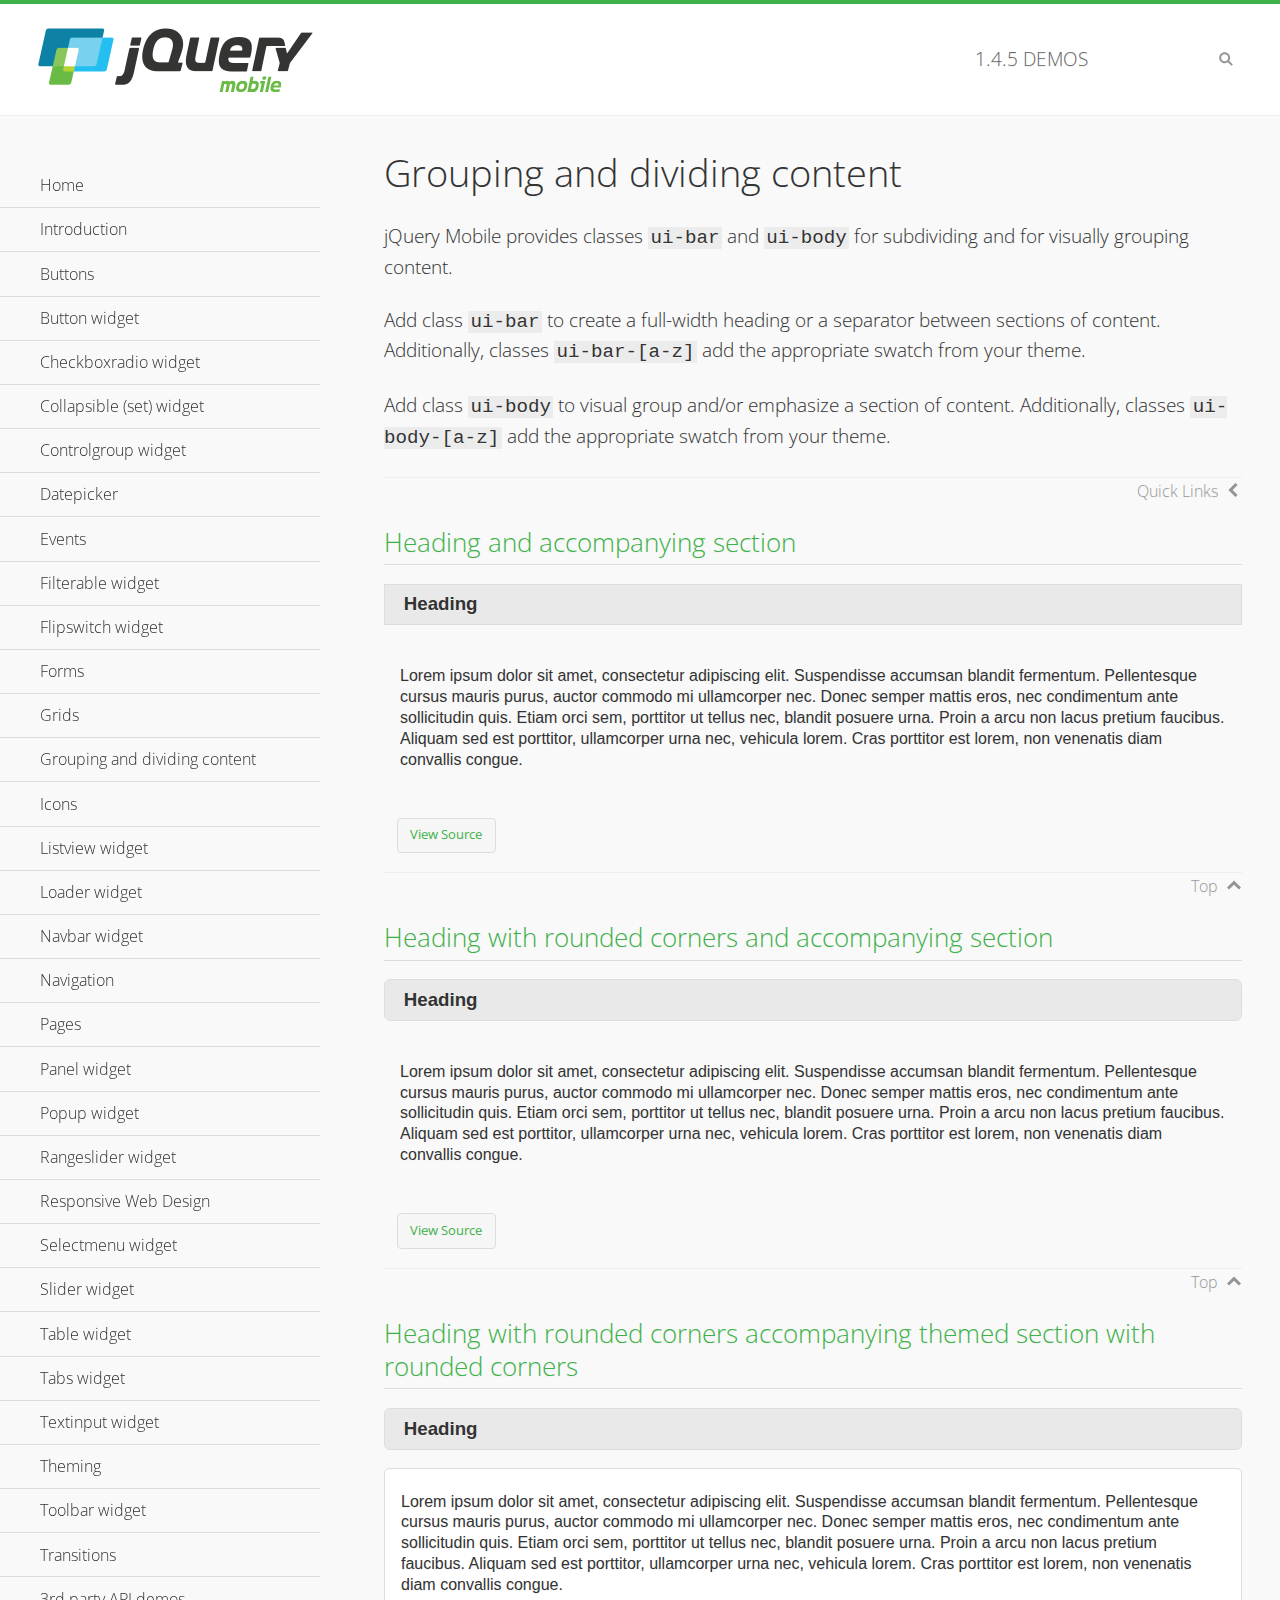
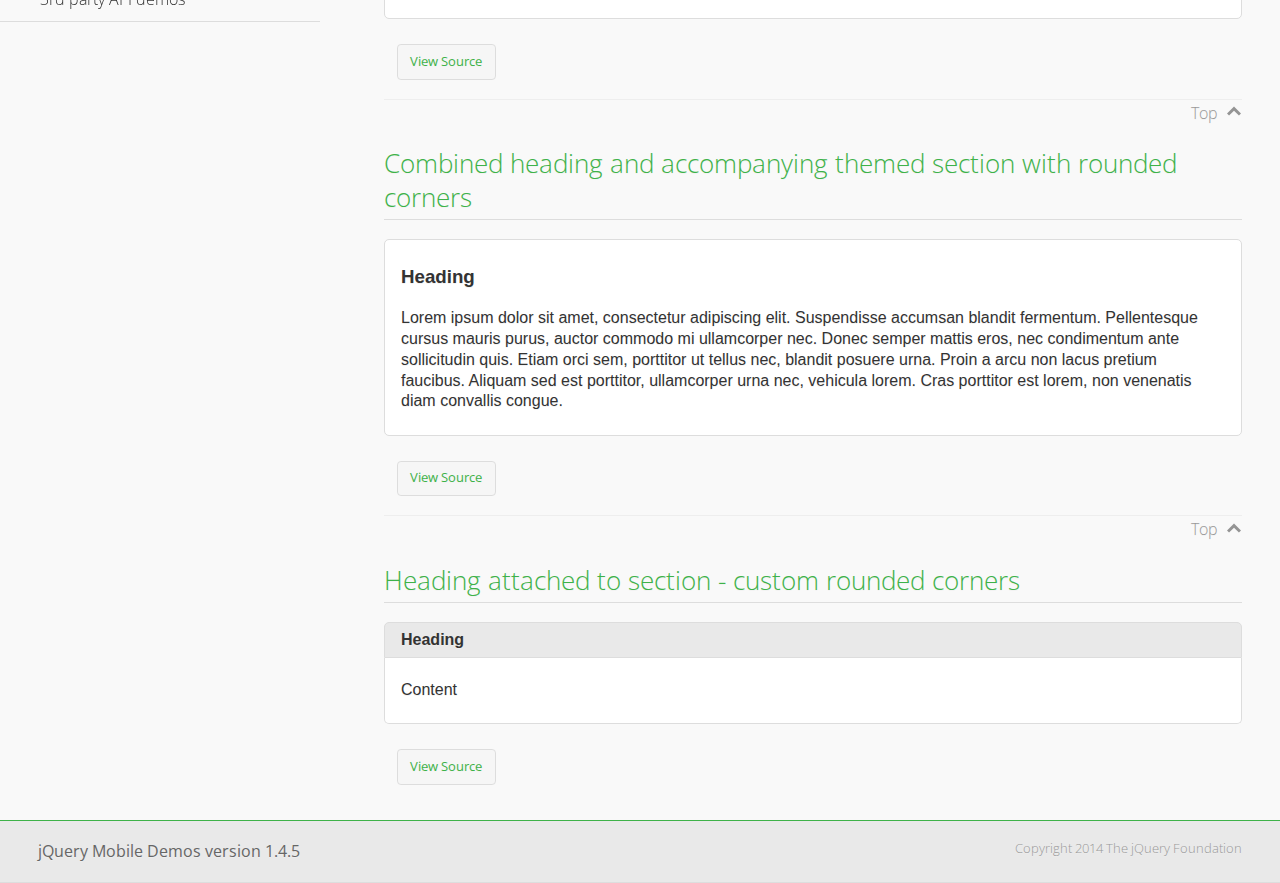
<file: jquerymobile/demos/body-bar-classes/index.html>
<!DOCTYPE html>
<html>
	<head>
	<meta charset="utf-8">
	<meta name="viewport" content="width=device-width, initial-scale=1">
	<title>Grouping and dividing content - jQuery Mobile Demos</title>
	<link rel="shortcut icon" href="../favicon.ico">
	<link rel="stylesheet" href="http://fonts.googleapis.com/css?family=Open+Sans:300,400,700">
	<link rel="stylesheet" href="../css/themes/default/jquery.mobile-1.4.5.min.css">
	<link rel="stylesheet" href="../_assets/css/jqm-demos.css">
	<script src="../js/jquery.js"></script>
	<script src="../_assets/js/index.js"></script>
	<script src="../js/jquery.mobile-1.4.5.min.js"></script>
  <style id="combined-heading-and-section">
    .custom-corners .ui-bar {
      -webkit-border-top-left-radius: inherit;
      border-top-left-radius: inherit;
      -webkit-border-top-right-radius: inherit;
      border-top-right-radius: inherit;
    }
    .custom-corners .ui-body {
      border-top-width: 0;
      -webkit-border-bottom-left-radius: inherit;
      border-bottom-left-radius: inherit;
      -webkit-border-bottom-right-radius: inherit;
      border-bottom-right-radius: inherit;
    }
  </style>
</head>
<body>
<div data-role="page" class="jqm-demos" data-quicklinks="true">

	<div data-role="header" class="jqm-header">
		<h2><a href="../" title="jQuery Mobile Demos home"><img src="../_assets/img/jquery-logo.png" alt="jQuery Mobile"></a></h2>
		<p><span class="jqm-version"></span> Demos</p>
		<a href="#" class="jqm-navmenu-link ui-btn ui-btn-icon-notext ui-corner-all ui-icon-bars ui-nodisc-icon ui-alt-icon ui-btn-left">Menu</a>
		<a href="#" class="jqm-search-link ui-btn ui-btn-icon-notext ui-corner-all ui-icon-search ui-nodisc-icon ui-alt-icon ui-btn-right">Search</a>
	</div><!-- /header -->

	<div role="main" class="ui-content jqm-content">

		<h1>Grouping and dividing content</h1>

		<p>jQuery Mobile provides classes <code>ui-bar</code> and <code>ui-body</code> for subdividing and for visually grouping content.</p>
		<p>Add class <code>ui-bar</code> to create a full-width heading or a separator between sections of content. Additionally, classes <code>ui-bar-[a-z]</code> add the appropriate swatch from your theme.</p>
		<p>Add class <code>ui-body</code> to visual group and/or emphasize a section of content. Additionally, classes <code>ui-body-[a-z]</code> add the appropriate swatch from your theme.</p>

		<h2>Heading and accompanying section</h2>

		<div data-demo-html="true">
      <h3 class="ui-bar ui-bar-a">Heading</h3>
			<div class="ui-body">
				<p>Lorem ipsum dolor sit amet, consectetur adipiscing elit. Suspendisse accumsan blandit fermentum. Pellentesque cursus mauris purus, auctor commodo mi ullamcorper nec. Donec semper mattis eros, nec condimentum ante sollicitudin quis. Etiam orci sem, porttitor ut tellus nec, blandit posuere urna. Proin a arcu non lacus pretium faucibus. Aliquam sed est porttitor, ullamcorper urna nec, vehicula lorem. Cras porttitor est lorem, non venenatis diam convallis congue.</p>
			</div>
		</div>

		<h2>Heading with rounded corners and accompanying section</h2>

		<div data-demo-html="true">
      <h3 class="ui-bar ui-bar-a ui-corner-all">Heading</h3>
			<div class="ui-body">
				<p>Lorem ipsum dolor sit amet, consectetur adipiscing elit. Suspendisse accumsan blandit fermentum. Pellentesque cursus mauris purus, auctor commodo mi ullamcorper nec. Donec semper mattis eros, nec condimentum ante sollicitudin quis. Etiam orci sem, porttitor ut tellus nec, blandit posuere urna. Proin a arcu non lacus pretium faucibus. Aliquam sed est porttitor, ullamcorper urna nec, vehicula lorem. Cras porttitor est lorem, non venenatis diam convallis congue.</p>
			</div>
		</div>

		<h2>Heading with rounded corners accompanying themed section with rounded corners</h2>

		<div data-demo-html="true">
      <h3 class="ui-bar ui-bar-a ui-corner-all">Heading</h3>
			<div class="ui-body ui-body-a ui-corner-all">
				<p>Lorem ipsum dolor sit amet, consectetur adipiscing elit. Suspendisse accumsan blandit fermentum. Pellentesque cursus mauris purus, auctor commodo mi ullamcorper nec. Donec semper mattis eros, nec condimentum ante sollicitudin quis. Etiam orci sem, porttitor ut tellus nec, blandit posuere urna. Proin a arcu non lacus pretium faucibus. Aliquam sed est porttitor, ullamcorper urna nec, vehicula lorem. Cras porttitor est lorem, non venenatis diam convallis congue.</p>
			</div>
		</div>

		<h2>Combined heading and accompanying themed section with rounded corners</h2>

		<div data-demo-html="true">
			<div class="ui-body ui-body-a ui-corner-all">
	      <h3>Heading</h3>
				<p>Lorem ipsum dolor sit amet, consectetur adipiscing elit. Suspendisse accumsan blandit fermentum. Pellentesque cursus mauris purus, auctor commodo mi ullamcorper nec. Donec semper mattis eros, nec condimentum ante sollicitudin quis. Etiam orci sem, porttitor ut tellus nec, blandit posuere urna. Proin a arcu non lacus pretium faucibus. Aliquam sed est porttitor, ullamcorper urna nec, vehicula lorem. Cras porttitor est lorem, non venenatis diam convallis congue.</p>
			</div>
		</div>

		<h2>Heading attached to section - custom rounded corners</h2>

		<div data-demo-html="true" data-demo-css="#combined-heading-and-section">
      <div class="ui-corner-all custom-corners">
        <div class="ui-bar ui-bar-a">
          <h3>Heading</h3>
        </div>
        <div class="ui-body ui-body-a">
          <p>Content</p>
        </div>
      </div>
		</div>

	</div><!-- /content -->
	    <div data-role="panel" class="jqm-navmenu-panel" data-position="left" data-display="overlay" data-theme="a">
	    	<ul class="jqm-list ui-alt-icon ui-nodisc-icon">
<li data-filtertext="demos homepage" data-icon="home"><a href=".././">Home</a></li>
<li data-filtertext="introduction overview getting started"><a href="../intro/" data-ajax="false">Introduction</a></li>
<li data-filtertext="buttons button markup buttonmarkup method anchor link button element"><a href="../button-markup/" data-ajax="false">Buttons</a></li>
<li data-filtertext="form button widget input button submit reset"><a href="../button/" data-ajax="false">Button widget</a></li>
<li data-role="collapsible" data-enhanced="true" data-collapsed-icon="carat-d" data-expanded-icon="carat-u" data-iconpos="right" data-inset="false" class="ui-collapsible ui-collapsible-themed-content ui-collapsible-collapsed">
	<h3 class="ui-collapsible-heading ui-collapsible-heading-collapsed">
		<a href="#" class="ui-collapsible-heading-toggle ui-btn ui-btn-icon-right ui-btn-inherit ui-icon-carat-d">
		    Checkboxradio widget<span class="ui-collapsible-heading-status"> click to expand contents</span>
		</a>
	</h3>
	<div class="ui-collapsible-content ui-body-inherit ui-collapsible-content-collapsed" aria-hidden="true">
		<ul>
			<li data-filtertext="form checkboxradio widget checkbox input checkboxes controlgroups"><a href="../checkboxradio-checkbox/" data-ajax="false">Checkboxes</a></li>
			<li data-filtertext="form checkboxradio widget radio input radio buttons controlgroups"><a href="../checkboxradio-radio/" data-ajax="false">Radio buttons</a></li>
		</ul>
	</div>
</li>
<li data-role="collapsible" data-enhanced="true" data-collapsed-icon="carat-d" data-expanded-icon="carat-u" data-iconpos="right" data-inset="false" class="ui-collapsible ui-collapsible-themed-content ui-collapsible-collapsed">
	<h3 class="ui-collapsible-heading ui-collapsible-heading-collapsed">
		<a href="#" class="ui-collapsible-heading-toggle ui-btn ui-btn-icon-right ui-btn-inherit ui-icon-carat-d">
			Collapsible (set) widget<span class="ui-collapsible-heading-status"> click to expand contents</span>
		</a>
	</h3>
	<div class="ui-collapsible-content ui-body-inherit ui-collapsible-content-collapsed" aria-hidden="true">
		<ul>
			<li data-filtertext="collapsibles content formatting"><a href="../collapsible/" data-ajax="false">Collapsible</a></li>
			<li data-filtertext="dynamic collapsible set accordion append expand"><a href="../collapsible-dynamic/" data-ajax="false">Dynamic collapsibles</a></li>
			<li data-filtertext="accordions collapsible set widget content formatting grouped collapsibles"><a href="../collapsibleset/" data-ajax="false">Collapsible set</a></li>
		</ul>
	</div>
</li>
<li data-role="collapsible" data-enhanced="true" data-collapsed-icon="carat-d" data-expanded-icon="carat-u" data-iconpos="right" data-inset="false" class="ui-collapsible ui-collapsible-themed-content ui-collapsible-collapsed">
	<h3 class="ui-collapsible-heading ui-collapsible-heading-collapsed">
		<a href="#" class="ui-collapsible-heading-toggle ui-btn ui-btn-icon-right ui-btn-inherit ui-icon-carat-d">
			Controlgroup widget<span class="ui-collapsible-heading-status"> click to expand contents</span>
		</a>
	</h3>
	<div class="ui-collapsible-content ui-body-inherit ui-collapsible-content-collapsed" aria-hidden="true">
		<ul>
			<li data-filtertext="controlgroups selectmenu checkboxradio input grouped buttons horizontal vertical"><a href="../controlgroup/" data-ajax="false">Controlgroup</a></li>
			<li data-filtertext="dynamic controlgroup dynamically add buttons"><a href="../controlgroup-dynamic/" data-ajax="false">Dynamic controlgroups</a></li>
		</ul>
	</div>
</li>
<li data-filtertext="form datepicker widget date input"><a href="../datepicker/" data-ajax="false">Datepicker</a></li>
<li data-role="collapsible" data-enhanced="true" data-collapsed-icon="carat-d" data-expanded-icon="carat-u" data-iconpos="right" data-inset="false" class="ui-collapsible ui-collapsible-themed-content ui-collapsible-collapsed">
	<h3 class="ui-collapsible-heading ui-collapsible-heading-collapsed">
		<a href="#" class="ui-collapsible-heading-toggle ui-btn ui-btn-icon-right ui-btn-inherit ui-icon-carat-d">
			Events<span class="ui-collapsible-heading-status"> click to expand contents</span>
		</a>
	</h3>
	<div class="ui-collapsible-content ui-body-inherit ui-collapsible-content-collapsed" aria-hidden="true">
		<ul>
			<li data-filtertext="swipe to delete list items listviews swipe events"><a href="../swipe-list/" data-ajax="false">Swipe list items</a></li>
			<li data-filtertext="swipe to navigate swipe page navigation swipe events"><a href="../swipe-page/" data-ajax="false">Swipe page navigation</a></li>
		</ul>
	</div>
</li>
<li data-filtertext="filterable filter elements sorting searching listview table"><a href="../filterable/" data-ajax="false">Filterable widget</a></li>
<li data-filtertext="form flipswitch widget flip toggle switch binary select checkbox input"><a href="../flipswitch/" data-ajax="false">Flipswitch widget</a></li>
<li data-role="collapsible" data-enhanced="true" data-collapsed-icon="carat-d" data-expanded-icon="carat-u" data-iconpos="right" data-inset="false" class="ui-collapsible ui-collapsible-themed-content ui-collapsible-collapsed">
	<h3 class="ui-collapsible-heading ui-collapsible-heading-collapsed">
		<a href="#" class="ui-collapsible-heading-toggle ui-btn ui-btn-icon-right ui-btn-inherit ui-icon-carat-d">
			Forms<span class="ui-collapsible-heading-status"> click to expand contents</span>
		</a>
	</h3>
	<div class="ui-collapsible-content ui-body-inherit ui-collapsible-content-collapsed" aria-hidden="true">
		<ul>
			<li data-filtertext="forms text checkbox radio range button submit reset inputs selects textarea slider flipswitch label form elements"><a href="../forms/" data-ajax="false">Forms</a></li>
			<li data-filtertext="form hide labels hidden accessible ui-hidden-accessible forms"><a href="../forms-label-hidden-accessible/" data-ajax="false">Hide labels</a></li>
			<li data-filtertext="form field containers fieldcontain ui-field-contain forms"><a href="../forms-field-contain/" data-ajax="false">Field containers</a></li>
			<li data-filtertext="forms disabled form elements"><a href="../forms-disabled/" data-ajax="false">Forms disabled</a></li>
			<li data-filtertext="forms gallery examples overview forms text checkbox radio range button submit reset inputs selects textarea slider flipswitch label form elements"><a href="../forms-gallery/" data-ajax="false">Forms gallery</a></li>
		</ul>
	</div>
</li>
<li data-role="collapsible" data-enhanced="true" data-collapsed-icon="carat-d" data-expanded-icon="carat-u" data-iconpos="right" data-inset="false" class="ui-collapsible ui-collapsible-themed-content ui-collapsible-collapsed">
	<h3 class="ui-collapsible-heading ui-collapsible-heading-collapsed">
		<a href="#" class="ui-collapsible-heading-toggle ui-btn ui-btn-icon-right ui-btn-inherit ui-icon-carat-d">
			Grids<span class="ui-collapsible-heading-status"> click to expand contents</span>
		</a>
	</h3>
	<div class="ui-collapsible-content ui-body-inherit ui-collapsible-content-collapsed" aria-hidden="true">
		<ul>
			<li data-filtertext="grids columns blocks content formatting rwd responsive css framework"><a href="../grids/" data-ajax="false">Grids</a></li>
			<li data-filtertext="buttons in grids css framework"><a href="../grids-buttons/" data-ajax="false">Buttons in grids</a></li>
			<li data-filtertext="custom responsive grids rwd css framework"><a href="../grids-custom-responsive/" data-ajax="false">Custom responsive grids</a></li>
		</ul>
	</div>
</li>
<li data-filtertext="blocks content formatting sections heading"><a href="../body-bar-classes/" data-ajax="false">Grouping and dividing content</a></li>
<li data-role="collapsible" data-enhanced="true" data-collapsed-icon="carat-d" data-expanded-icon="carat-u" data-iconpos="right" data-inset="false" class="ui-collapsible ui-collapsible-themed-content ui-collapsible-collapsed">
	<h3 class="ui-collapsible-heading ui-collapsible-heading-collapsed">
		<a href="#" class="ui-collapsible-heading-toggle ui-btn ui-btn-icon-right ui-btn-inherit ui-icon-carat-d">
			Icons<span class="ui-collapsible-heading-status"> click to expand contents</span>
		</a>
	</h3>
	<div class="ui-collapsible-content ui-body-inherit ui-collapsible-content-collapsed" aria-hidden="true">
		<ul>
			<li data-filtertext="button icons svg disc alt custom icon position"><a href="../icons/" data-ajax="false">Icons</a></li>
			<li data-filtertext=""><a href="../icons-grunticon/" data-ajax="false">Grunticon loader</a></li>
		</ul>
	</div>
</li>
<li data-role="collapsible" data-enhanced="true" data-collapsed-icon="carat-d" data-expanded-icon="carat-u" data-iconpos="right" data-inset="false" class="ui-collapsible ui-collapsible-themed-content ui-collapsible-collapsed">
	<h3 class="ui-collapsible-heading ui-collapsible-heading-collapsed">
		<a href="#" class="ui-collapsible-heading-toggle ui-btn ui-btn-icon-right ui-btn-inherit ui-icon-carat-d">
			Listview widget<span class="ui-collapsible-heading-status"> click to expand contents</span>
		</a>
	</h3>
	<div class="ui-collapsible-content ui-body-inherit ui-collapsible-content-collapsed" aria-hidden="true">
		<ul>
			<li data-filtertext="listview widget thumbnails icons nested split button collapsible ul ol"><a href="../listview/" data-ajax="false">Listview</a></li>
			<li data-filtertext="autocomplete filterable reveal listview filtertextbeforefilter placeholder"><a href="../listview-autocomplete/" data-ajax="false">Listview autocomplete</a></li>
			<li data-filtertext="autocomplete filterable reveal listview remote data filtertextbeforefilter placeholder"><a href="../listview-autocomplete-remote/" data-ajax="false">Listview autocomplete remote data</a></li>
			<li data-filtertext="autodividers anchor jump scroll linkbars listview lists ul ol"><a href="../listview-autodividers-linkbar/" data-ajax="false">Listview autodividers linkbar</a></li>
			<li data-filtertext="listview autodividers selector autodividersselector lists ul ol"><a href="../listview-autodividers-selector/" data-ajax="false">Listview autodividers selector</a></li>
			<li data-filtertext="listview nested list items"><a href="../listview-nested-lists/" data-ajax="false">Nested Listviews</a></li>
			<li data-filtertext="listview collapsible list items flat"><a href="../listview-collapsible-item-flat/" data-ajax="false">Listview collapsible list items (flat)</a></li>
			<li data-filtertext="listview collapsible list indented"><a href="../listview-collapsible-item-indented/" data-ajax="false">Listview collapsible list items (indented)</a></li>
			<li data-filtertext="grid listview responsive grids responsive listviews lists ul"><a href="../listview-grid/" data-ajax="false">Listview responsive grid</a></li>
		</ul>
	</div>
</li>
<li data-filtertext="loader widget page loading navigation overlay spinner"><a href="../loader/" data-ajax="false">Loader widget</a></li>
<li data-filtertext="navbar widget navmenu toolbars header footer"><a href="../navbar/" data-ajax="false">Navbar widget</a></li>
<li data-role="collapsible" data-enhanced="true" data-collapsed-icon="carat-d" data-expanded-icon="carat-u" data-iconpos="right" data-inset="false" class="ui-collapsible ui-collapsible-themed-content ui-collapsible-collapsed">
	<h3 class="ui-collapsible-heading ui-collapsible-heading-collapsed">
		<a href="#" class="ui-collapsible-heading-toggle ui-btn ui-btn-icon-right ui-btn-inherit ui-icon-carat-d">
			Navigation<span class="ui-collapsible-heading-status"> click to expand contents</span>
		</a>
	</h3>
	<div class="ui-collapsible-content ui-body-inherit ui-collapsible-content-collapsed" aria-hidden="true">
		<ul>
			<li data-filtertext="ajax navigation navigate widget history event method"><a href="../navigation/" data-ajax="false">Navigation</a></li>
			<li data-filtertext="linking pages page links navigation ajax prefetch cache"><a href="../navigation-linking-pages/" data-ajax="false">Linking pages</a></li>
			<!-- <li data-filtertext="php redirect server redirection server-side navigation"><a href="../navigation-php-redirect/" data-ajax="false">PHP redirect demo</a></li>-->
			<li data-filtertext="navigation redirection hash query"><a href="../navigation-hash-processing/" data-ajax="false">Hash processing demo</a></li>
			<li data-filtertext="navigation redirection hash query"><a href="../page-events/" data-ajax="false">Page Navigation Events</a></li>
		</ul>
	</div>
</li>
<li data-role="collapsible" data-enhanced="true" data-collapsed-icon="carat-d" data-expanded-icon="carat-u" data-iconpos="right" data-inset="false" class="ui-collapsible ui-collapsible-themed-content ui-collapsible-collapsed">
	<h3 class="ui-collapsible-heading ui-collapsible-heading-collapsed">
		<a href="#" class="ui-collapsible-heading-toggle ui-btn ui-btn-icon-right ui-btn-inherit ui-icon-carat-d">
			Pages<span class="ui-collapsible-heading-status"> click to expand contents</span>
		</a>
	</h3>
	<div class="ui-collapsible-content ui-body-inherit ui-collapsible-content-collapsed" aria-hidden="true">
		<ul>
			<li data-filtertext="pages page widget ajax navigation"><a href="../pages/" data-ajax="false">Pages</a></li>
			<li data-filtertext="single page"><a href="../pages-single-page/" data-ajax="false">Single page</a></li>
			<li data-filtertext="multipage multi-page page"><a href="../pages-multi-page/" data-ajax="false">Multi-page template</a></li>
			<li data-filtertext="dialog page widget modal popup"><a href="../pages-dialog/" data-ajax="false">Dialog page</a></li>
		</ul>
	</div>
</li>
<li data-role="collapsible" data-enhanced="true" data-collapsed-icon="carat-d" data-expanded-icon="carat-u" data-iconpos="right" data-inset="false" class="ui-collapsible ui-collapsible-themed-content ui-collapsible-collapsed">
	<h3 class="ui-collapsible-heading ui-collapsible-heading-collapsed">
		<a href="#" class="ui-collapsible-heading-toggle ui-btn ui-btn-icon-right ui-btn-inherit ui-icon-carat-d">
			Panel widget<span class="ui-collapsible-heading-status"> click to expand contents</span>
		</a>
	</h3>
	<div class="ui-collapsible-content ui-body-inherit ui-collapsible-content-collapsed" aria-hidden="true">
		<ul>
			<li data-filtertext="panel widget sliding panels reveal push overlay responsive"><a href="../panel/" data-ajax="false">Panel</a></li>
			<li data-filtertext=""><a href="../panel-external/" data-ajax="false">External panels</a></li>
			<li data-filtertext="panel "><a href="../panel-fixed/" data-ajax="false">Fixed panels</a></li>
			<li data-filtertext="panel slide panels sliding panels shadow rwd responsive breakpoint"><a href="../panel-responsive/" data-ajax="false">Panels responsive</a></li>
			<li data-filtertext="panel custom style custom panel width reveal shadow listview panel styling page background wrapper"><a href="../panel-styling/" data-ajax="false">Custom panel style</a></li>
			<li data-filtertext="panel open on swipe"><a href="../panel-swipe-open/" data-ajax="false">Panel open on swipe</a></li>
			<li data-filtertext="panels outside page internal external toolbars"><a href="../panel-external-internal/" data-ajax="false">Panel external and internal</a></li>
		</ul>
	</div>
</li>
<li data-role="collapsible" data-enhanced="true" data-collapsed-icon="carat-d" data-expanded-icon="carat-u" data-iconpos="right" data-inset="false" class="ui-collapsible ui-collapsible-themed-content ui-collapsible-collapsed">
	<h3 class="ui-collapsible-heading ui-collapsible-heading-collapsed">
		<a href="#" class="ui-collapsible-heading-toggle ui-btn ui-btn-icon-right ui-btn-inherit ui-icon-carat-d">
			Popup widget<span class="ui-collapsible-heading-status"> click to expand contents</span>
		</a>
	</h3>
	<div class="ui-collapsible-content ui-body-inherit ui-collapsible-content-collapsed" aria-hidden="true">
		<ul>
			<li data-filtertext="popup widget popups dialog modal transition tooltip lightbox form overlay screen flip pop fade transition"><a href="../popup/" data-ajax="false">Popup</a></li>
			<li data-filtertext="popup alignment position"><a href="../popup-alignment/" data-ajax="false">Popup alignment</a></li>
			<li data-filtertext="popup arrow size popups popover"><a href="../popup-arrow-size/" data-ajax="false">Popup arrow size</a></li>
			<li data-filtertext="dynamic popups popup images lightbox"><a href="../popup-dynamic/" data-ajax="false">Dynamic popups</a></li>
			<li data-filtertext="popups with iframes scaling"><a href="../popup-iframe/" data-ajax="false">Popups with iframes</a></li>
			<li data-filtertext="popup image scaling"><a href="../popup-image-scaling/" data-ajax="false">Popup image scaling</a></li>
			<li data-filtertext="external popup outside multi-page"><a href="../popup-outside-multipage/" data-ajax="false">Popup outside multi-page</a></li>
		</ul>
	</div>
</li>
<li data-filtertext="form rangeslider widget dual sliders dual handle sliders range input"><a href="../rangeslider/" data-ajax="false">Rangeslider widget</a></li>
<li data-filtertext="responsive web design rwd adaptive progressive enhancement PE accessible mobile breakpoints media query media queries"><a href="../rwd/" data-ajax="false">Responsive Web Design</a></li>
<li data-role="collapsible" data-enhanced="true" data-collapsed-icon="carat-d" data-expanded-icon="carat-u" data-iconpos="right" data-inset="false" class="ui-collapsible ui-collapsible-themed-content ui-collapsible-collapsed">
	<h3 class="ui-collapsible-heading ui-collapsible-heading-collapsed">
		<a href="#" class="ui-collapsible-heading-toggle ui-btn ui-btn-icon-right ui-btn-inherit ui-icon-carat-d">
			Selectmenu widget<span class="ui-collapsible-heading-status"> click to expand contents</span>
		</a>
	</h3>
	<div class="ui-collapsible-content ui-body-inherit ui-collapsible-content-collapsed" aria-hidden="true">
		<ul>
			<li data-filtertext="form selectmenu widget select input custom select menu selects"><a href="../selectmenu/" data-ajax="false">Selectmenu</a></li>
			<li data-filtertext="form custom select menu selectmenu widget custom menu option optgroup multiple selects"><a href="../selectmenu-custom/" data-ajax="false">Custom select menu</a></li>
			<li data-filtertext="filterable select filter popup dialog"><a href="../selectmenu-custom-filter/" data-ajax="false">Custom select menu with filter</a></li>
		</ul>
	</div>
</li>
<li data-role="collapsible" data-enhanced="true" data-collapsed-icon="carat-d" data-expanded-icon="carat-u" data-iconpos="right" data-inset="false" class="ui-collapsible ui-collapsible-themed-content ui-collapsible-collapsed">
	<h3 class="ui-collapsible-heading ui-collapsible-heading-collapsed">
		<a href="#" class="ui-collapsible-heading-toggle ui-btn ui-btn-icon-right ui-btn-inherit ui-icon-carat-d">
			Slider widget<span class="ui-collapsible-heading-status"> click to expand contents</span>
		</a>
	</h3>
	<div class="ui-collapsible-content ui-body-inherit ui-collapsible-content-collapsed" aria-hidden="true">
		<ul>
			<li data-filtertext="form slider widget range input single sliders"><a href="../slider/" data-ajax="false">Slider</a></li>
			<li data-filtertext="form slider widget flipswitch slider binary select flip toggle switch"><a href="../slider-flipswitch/" data-ajax="false">Slider flip toggle switch</a></li>
			<li data-filtertext="form slider tooltip handle value input range sliders"><a href="../slider-tooltip/" data-ajax="false">Slider tooltip</a></li>
		</ul>
	</div>
</li>
<li data-role="collapsible" data-enhanced="true" data-collapsed-icon="carat-d" data-expanded-icon="carat-u" data-iconpos="right" data-inset="false" class="ui-collapsible ui-collapsible-themed-content ui-collapsible-collapsed">
	<h3 class="ui-collapsible-heading ui-collapsible-heading-collapsed">
		<a href="#" class="ui-collapsible-heading-toggle ui-btn ui-btn-icon-right ui-btn-inherit ui-icon-carat-d">
			Table widget<span class="ui-collapsible-heading-status"> click to expand contents</span>
		</a>
	</h3>
	<div class="ui-collapsible-content ui-body-inherit ui-collapsible-content-collapsed" aria-hidden="true">
		<ul>
			<li data-filtertext="table widget reflow column toggle th td responsive tables rwd hide show tabular"><a href="../table-column-toggle/" data-ajax="false">Table Column Toggle</a></li>
			<li data-filtertext="table column toggle phone comparison demo"><a href="../table-column-toggle-example/" data-ajax="false">Table Column Toggle demo</a></li>
			<li data-filtertext="responsive tables table column toggle heading groups rwd breakpoint"><a href="../table-column-toggle-heading-groups/" data-ajax="false">Table Column Toggle heading groups</a></li>
			<li data-filtertext="responsive tables table column toggle hide rwd breakpoint customization options"><a href="../table-column-toggle-options/" data-ajax="false">Table Column Toggle options</a></li>
			<li data-filtertext="table reflow th td responsive rwd columns tabular"><a href="../table-reflow/" data-ajax="false">Table Reflow</a></li>
			<li data-filtertext="responsive tables table reflow heading groups rwd breakpoint"><a href="../table-reflow-heading-groups/" data-ajax="false">Table Reflow heading groups</a></li>
			<li data-filtertext="responsive tables table reflow stripes strokes table style"><a href="../table-reflow-stripes-strokes/" data-ajax="false">Table Reflow stripes and strokes</a></li>
			<li data-filtertext="responsive tables table reflow stack custom styles"><a href="../table-reflow-styling/" data-ajax="false">Table Reflow custom styles</a></li>
		</ul>
	</div>
</li>
<li data-filtertext="ui tabs widget"><a href="../tabs/" data-ajax="false">Tabs widget</a></li>
<li data-filtertext="form textinput widget text input textarea number date time tel email file color password"><a href="../textinput/" data-ajax="false">Textinput widget</a></li>
<li data-role="collapsible" data-enhanced="true" data-collapsed-icon="carat-d" data-expanded-icon="carat-u" data-iconpos="right" data-inset="false" class="ui-collapsible ui-collapsible-themed-content ui-collapsible-collapsed">
	<h3 class="ui-collapsible-heading ui-collapsible-heading-collapsed">
		<a href="#" class="ui-collapsible-heading-toggle ui-btn ui-btn-icon-right ui-btn-inherit ui-icon-carat-d">
			Theming<span class="ui-collapsible-heading-status"> click to expand contents</span>
		</a>
	</h3>
	<div class="ui-collapsible-content ui-body-inherit ui-collapsible-content-collapsed" aria-hidden="true">
		<ul>
			<li data-filtertext="default theme swatches theming style css"><a href="../theme-default/" data-ajax="false">Default theme</a></li>
			<li data-filtertext="classic theme old theme swatches theming style css"><a href="../theme-classic/" data-ajax="false">Classic theme</a></li>
		</ul>
	</div>
</li>
<li data-role="collapsible" data-enhanced="true" data-collapsed-icon="carat-d" data-expanded-icon="carat-u" data-iconpos="right" data-inset="false" class="ui-collapsible ui-collapsible-themed-content ui-collapsible-collapsed">
	<h3 class="ui-collapsible-heading ui-collapsible-heading-collapsed">
		<a href="#" class="ui-collapsible-heading-toggle ui-btn ui-btn-icon-right ui-btn-inherit ui-icon-carat-d">
			Toolbar widget<span class="ui-collapsible-heading-status"> click to expand contents</span>
		</a>
	</h3>
	<div class="ui-collapsible-content ui-body-inherit ui-collapsible-content-collapsed" aria-hidden="true">
		<ul>
			<li data-filtertext="toolbar widget header footer toolbars fixed fullscreen external sections"><a href="../toolbar/" data-ajax="false">Toolbar</a></li>
			<li data-filtertext="dynamic toolbars dynamically add toolbar header footer"><a href="../toolbar-dynamic/" data-ajax="false">Dynamic toolbars</a></li>
			<li data-filtertext="external toolbars header footer"><a href="../toolbar-external/" data-ajax="false">External toolbars</a></li>
			<li data-filtertext="fixed toolbars header footer"><a href="../toolbar-fixed/" data-ajax="false">Fixed toolbars</a></li>
			<li data-filtertext="fixed fullscreen toolbars header footer"><a href="../toolbar-fixed-fullscreen/" data-ajax="false">Fullscreen toolbars</a></li>
			<li data-filtertext="external fixed toolbars header footer"><a href="../toolbar-fixed-external/" data-ajax="false">Fixed external toolbars</a></li>
			<li data-filtertext="external persistent toolbars header footer navbar navmenu"><a href="../toolbar-fixed-persistent/" data-ajax="false">Persistent toolbars</a></li>
			<li data-filtertext="external ajax optimized toolbars persistent toolbars header footer navbar"><a href="../toolbar-fixed-persistent-optimized/" data-ajax="false">Ajax optimized toolbars</a></li>
			<li data-filtertext="form in toolbars header footer"><a href="../toolbar-fixed-forms/" data-ajax="false">Form in toolbar</a></li>
		</ul>
	</div>
</li>
<li data-filtertext="page transitions animated pages popup navigation flip slide fade pop"><a href="../transitions/" data-ajax="false">Transitions</a></li>
<li data-role="collapsible" data-enhanced="true" data-collapsed-icon="carat-d" data-expanded-icon="carat-u" data-iconpos="right" data-inset="false" class="ui-collapsible ui-collapsible-themed-content ui-collapsible-collapsed">
	<h3 class="ui-collapsible-heading ui-collapsible-heading-collapsed">
		<a href="#" class="ui-collapsible-heading-toggle ui-btn ui-btn-icon-right ui-btn-inherit ui-icon-carat-d">
			3rd party API demos<span class="ui-collapsible-heading-status"> click to expand contents</span>
		</a>
	</h3>
	<div class="ui-collapsible-content ui-body-inherit ui-collapsible-content-collapsed" aria-hidden="true">
		<ul>
			<li data-filtertext="backbone requirejs navigation router"><a href="../backbone-requirejs/" data-ajax="false">Backbone RequireJS</a></li>
			<li data-filtertext="google maps geolocation demo"><a href="../map-geolocation/" data-ajax="false">Google Maps geolocation</a></li>
			<li data-filtertext="google maps hybrid"><a href="../map-list-toggle/" data-ajax="false">Google Maps list toggle</a></li>
		</ul>
	</div>
</li>



		     </ul>
		</div><!-- /panel -->


	<div data-role="footer" data-position="fixed" data-tap-toggle="false" class="jqm-footer">
		<p>jQuery Mobile Demos version <span class="jqm-version"></span></p>
		<p>Copyright 2014 The jQuery Foundation</p>
	</div><!-- /footer -->
	<!-- TODO: This should become an external panel so we can add input to markup (unique ID) -->
    <div data-role="panel" class="jqm-search-panel" data-position="right" data-display="overlay" data-theme="a">
		<div class="jqm-search">
			<ul class="jqm-list" data-filter-placeholder="Search demos..." data-filter-reveal="true">
<li data-filtertext="demos homepage" data-icon="home"><a href=".././">Home</a></li>
<li data-filtertext="introduction overview getting started"><a href="../intro/" data-ajax="false">Introduction</a></li>
<li data-filtertext="buttons button markup buttonmarkup method anchor link button element"><a href="../button-markup/" data-ajax="false">Buttons</a></li>
<li data-filtertext="form button widget input button submit reset"><a href="../button/" data-ajax="false">Button widget</a></li>
<li data-role="collapsible" data-enhanced="true" data-collapsed-icon="carat-d" data-expanded-icon="carat-u" data-iconpos="right" data-inset="false" class="ui-collapsible ui-collapsible-themed-content ui-collapsible-collapsed">
	<h3 class="ui-collapsible-heading ui-collapsible-heading-collapsed">
		<a href="#" class="ui-collapsible-heading-toggle ui-btn ui-btn-icon-right ui-btn-inherit ui-icon-carat-d">
		    Checkboxradio widget<span class="ui-collapsible-heading-status"> click to expand contents</span>
		</a>
	</h3>
	<div class="ui-collapsible-content ui-body-inherit ui-collapsible-content-collapsed" aria-hidden="true">
		<ul>
			<li data-filtertext="form checkboxradio widget checkbox input checkboxes controlgroups"><a href="../checkboxradio-checkbox/" data-ajax="false">Checkboxes</a></li>
			<li data-filtertext="form checkboxradio widget radio input radio buttons controlgroups"><a href="../checkboxradio-radio/" data-ajax="false">Radio buttons</a></li>
		</ul>
	</div>
</li>
<li data-role="collapsible" data-enhanced="true" data-collapsed-icon="carat-d" data-expanded-icon="carat-u" data-iconpos="right" data-inset="false" class="ui-collapsible ui-collapsible-themed-content ui-collapsible-collapsed">
	<h3 class="ui-collapsible-heading ui-collapsible-heading-collapsed">
		<a href="#" class="ui-collapsible-heading-toggle ui-btn ui-btn-icon-right ui-btn-inherit ui-icon-carat-d">
			Collapsible (set) widget<span class="ui-collapsible-heading-status"> click to expand contents</span>
		</a>
	</h3>
	<div class="ui-collapsible-content ui-body-inherit ui-collapsible-content-collapsed" aria-hidden="true">
		<ul>
			<li data-filtertext="collapsibles content formatting"><a href="../collapsible/" data-ajax="false">Collapsible</a></li>
			<li data-filtertext="dynamic collapsible set accordion append expand"><a href="../collapsible-dynamic/" data-ajax="false">Dynamic collapsibles</a></li>
			<li data-filtertext="accordions collapsible set widget content formatting grouped collapsibles"><a href="../collapsibleset/" data-ajax="false">Collapsible set</a></li>
		</ul>
	</div>
</li>
<li data-role="collapsible" data-enhanced="true" data-collapsed-icon="carat-d" data-expanded-icon="carat-u" data-iconpos="right" data-inset="false" class="ui-collapsible ui-collapsible-themed-content ui-collapsible-collapsed">
	<h3 class="ui-collapsible-heading ui-collapsible-heading-collapsed">
		<a href="#" class="ui-collapsible-heading-toggle ui-btn ui-btn-icon-right ui-btn-inherit ui-icon-carat-d">
			Controlgroup widget<span class="ui-collapsible-heading-status"> click to expand contents</span>
		</a>
	</h3>
	<div class="ui-collapsible-content ui-body-inherit ui-collapsible-content-collapsed" aria-hidden="true">
		<ul>
			<li data-filtertext="controlgroups selectmenu checkboxradio input grouped buttons horizontal vertical"><a href="../controlgroup/" data-ajax="false">Controlgroup</a></li>
			<li data-filtertext="dynamic controlgroup dynamically add buttons"><a href="../controlgroup-dynamic/" data-ajax="false">Dynamic controlgroups</a></li>
		</ul>
	</div>
</li>
<li data-filtertext="form datepicker widget date input"><a href="../datepicker/" data-ajax="false">Datepicker</a></li>
<li data-role="collapsible" data-enhanced="true" data-collapsed-icon="carat-d" data-expanded-icon="carat-u" data-iconpos="right" data-inset="false" class="ui-collapsible ui-collapsible-themed-content ui-collapsible-collapsed">
	<h3 class="ui-collapsible-heading ui-collapsible-heading-collapsed">
		<a href="#" class="ui-collapsible-heading-toggle ui-btn ui-btn-icon-right ui-btn-inherit ui-icon-carat-d">
			Events<span class="ui-collapsible-heading-status"> click to expand contents</span>
		</a>
	</h3>
	<div class="ui-collapsible-content ui-body-inherit ui-collapsible-content-collapsed" aria-hidden="true">
		<ul>
			<li data-filtertext="swipe to delete list items listviews swipe events"><a href="../swipe-list/" data-ajax="false">Swipe list items</a></li>
			<li data-filtertext="swipe to navigate swipe page navigation swipe events"><a href="../swipe-page/" data-ajax="false">Swipe page navigation</a></li>
		</ul>
	</div>
</li>
<li data-filtertext="filterable filter elements sorting searching listview table"><a href="../filterable/" data-ajax="false">Filterable widget</a></li>
<li data-filtertext="form flipswitch widget flip toggle switch binary select checkbox input"><a href="../flipswitch/" data-ajax="false">Flipswitch widget</a></li>
<li data-role="collapsible" data-enhanced="true" data-collapsed-icon="carat-d" data-expanded-icon="carat-u" data-iconpos="right" data-inset="false" class="ui-collapsible ui-collapsible-themed-content ui-collapsible-collapsed">
	<h3 class="ui-collapsible-heading ui-collapsible-heading-collapsed">
		<a href="#" class="ui-collapsible-heading-toggle ui-btn ui-btn-icon-right ui-btn-inherit ui-icon-carat-d">
			Forms<span class="ui-collapsible-heading-status"> click to expand contents</span>
		</a>
	</h3>
	<div class="ui-collapsible-content ui-body-inherit ui-collapsible-content-collapsed" aria-hidden="true">
		<ul>
			<li data-filtertext="forms text checkbox radio range button submit reset inputs selects textarea slider flipswitch label form elements"><a href="../forms/" data-ajax="false">Forms</a></li>
			<li data-filtertext="form hide labels hidden accessible ui-hidden-accessible forms"><a href="../forms-label-hidden-accessible/" data-ajax="false">Hide labels</a></li>
			<li data-filtertext="form field containers fieldcontain ui-field-contain forms"><a href="../forms-field-contain/" data-ajax="false">Field containers</a></li>
			<li data-filtertext="forms disabled form elements"><a href="../forms-disabled/" data-ajax="false">Forms disabled</a></li>
			<li data-filtertext="forms gallery examples overview forms text checkbox radio range button submit reset inputs selects textarea slider flipswitch label form elements"><a href="../forms-gallery/" data-ajax="false">Forms gallery</a></li>
		</ul>
	</div>
</li>
<li data-role="collapsible" data-enhanced="true" data-collapsed-icon="carat-d" data-expanded-icon="carat-u" data-iconpos="right" data-inset="false" class="ui-collapsible ui-collapsible-themed-content ui-collapsible-collapsed">
	<h3 class="ui-collapsible-heading ui-collapsible-heading-collapsed">
		<a href="#" class="ui-collapsible-heading-toggle ui-btn ui-btn-icon-right ui-btn-inherit ui-icon-carat-d">
			Grids<span class="ui-collapsible-heading-status"> click to expand contents</span>
		</a>
	</h3>
	<div class="ui-collapsible-content ui-body-inherit ui-collapsible-content-collapsed" aria-hidden="true">
		<ul>
			<li data-filtertext="grids columns blocks content formatting rwd responsive css framework"><a href="../grids/" data-ajax="false">Grids</a></li>
			<li data-filtertext="buttons in grids css framework"><a href="../grids-buttons/" data-ajax="false">Buttons in grids</a></li>
			<li data-filtertext="custom responsive grids rwd css framework"><a href="../grids-custom-responsive/" data-ajax="false">Custom responsive grids</a></li>
		</ul>
	</div>
</li>
<li data-filtertext="blocks content formatting sections heading"><a href="../body-bar-classes/" data-ajax="false">Grouping and dividing content</a></li>
<li data-role="collapsible" data-enhanced="true" data-collapsed-icon="carat-d" data-expanded-icon="carat-u" data-iconpos="right" data-inset="false" class="ui-collapsible ui-collapsible-themed-content ui-collapsible-collapsed">
	<h3 class="ui-collapsible-heading ui-collapsible-heading-collapsed">
		<a href="#" class="ui-collapsible-heading-toggle ui-btn ui-btn-icon-right ui-btn-inherit ui-icon-carat-d">
			Icons<span class="ui-collapsible-heading-status"> click to expand contents</span>
		</a>
	</h3>
	<div class="ui-collapsible-content ui-body-inherit ui-collapsible-content-collapsed" aria-hidden="true">
		<ul>
			<li data-filtertext="button icons svg disc alt custom icon position"><a href="../icons/" data-ajax="false">Icons</a></li>
			<li data-filtertext=""><a href="../icons-grunticon/" data-ajax="false">Grunticon loader</a></li>
		</ul>
	</div>
</li>
<li data-role="collapsible" data-enhanced="true" data-collapsed-icon="carat-d" data-expanded-icon="carat-u" data-iconpos="right" data-inset="false" class="ui-collapsible ui-collapsible-themed-content ui-collapsible-collapsed">
	<h3 class="ui-collapsible-heading ui-collapsible-heading-collapsed">
		<a href="#" class="ui-collapsible-heading-toggle ui-btn ui-btn-icon-right ui-btn-inherit ui-icon-carat-d">
			Listview widget<span class="ui-collapsible-heading-status"> click to expand contents</span>
		</a>
	</h3>
	<div class="ui-collapsible-content ui-body-inherit ui-collapsible-content-collapsed" aria-hidden="true">
		<ul>
			<li data-filtertext="listview widget thumbnails icons nested split button collapsible ul ol"><a href="../listview/" data-ajax="false">Listview</a></li>
			<li data-filtertext="autocomplete filterable reveal listview filtertextbeforefilter placeholder"><a href="../listview-autocomplete/" data-ajax="false">Listview autocomplete</a></li>
			<li data-filtertext="autocomplete filterable reveal listview remote data filtertextbeforefilter placeholder"><a href="../listview-autocomplete-remote/" data-ajax="false">Listview autocomplete remote data</a></li>
			<li data-filtertext="autodividers anchor jump scroll linkbars listview lists ul ol"><a href="../listview-autodividers-linkbar/" data-ajax="false">Listview autodividers linkbar</a></li>
			<li data-filtertext="listview autodividers selector autodividersselector lists ul ol"><a href="../listview-autodividers-selector/" data-ajax="false">Listview autodividers selector</a></li>
			<li data-filtertext="listview nested list items"><a href="../listview-nested-lists/" data-ajax="false">Nested Listviews</a></li>
			<li data-filtertext="listview collapsible list items flat"><a href="../listview-collapsible-item-flat/" data-ajax="false">Listview collapsible list items (flat)</a></li>
			<li data-filtertext="listview collapsible list indented"><a href="../listview-collapsible-item-indented/" data-ajax="false">Listview collapsible list items (indented)</a></li>
			<li data-filtertext="grid listview responsive grids responsive listviews lists ul"><a href="../listview-grid/" data-ajax="false">Listview responsive grid</a></li>
		</ul>
	</div>
</li>
<li data-filtertext="loader widget page loading navigation overlay spinner"><a href="../loader/" data-ajax="false">Loader widget</a></li>
<li data-filtertext="navbar widget navmenu toolbars header footer"><a href="../navbar/" data-ajax="false">Navbar widget</a></li>
<li data-role="collapsible" data-enhanced="true" data-collapsed-icon="carat-d" data-expanded-icon="carat-u" data-iconpos="right" data-inset="false" class="ui-collapsible ui-collapsible-themed-content ui-collapsible-collapsed">
	<h3 class="ui-collapsible-heading ui-collapsible-heading-collapsed">
		<a href="#" class="ui-collapsible-heading-toggle ui-btn ui-btn-icon-right ui-btn-inherit ui-icon-carat-d">
			Navigation<span class="ui-collapsible-heading-status"> click to expand contents</span>
		</a>
	</h3>
	<div class="ui-collapsible-content ui-body-inherit ui-collapsible-content-collapsed" aria-hidden="true">
		<ul>
			<li data-filtertext="ajax navigation navigate widget history event method"><a href="../navigation/" data-ajax="false">Navigation</a></li>
			<li data-filtertext="linking pages page links navigation ajax prefetch cache"><a href="../navigation-linking-pages/" data-ajax="false">Linking pages</a></li>
			<!-- <li data-filtertext="php redirect server redirection server-side navigation"><a href="../navigation-php-redirect/" data-ajax="false">PHP redirect demo</a></li>-->
			<li data-filtertext="navigation redirection hash query"><a href="../navigation-hash-processing/" data-ajax="false">Hash processing demo</a></li>
			<li data-filtertext="navigation redirection hash query"><a href="../page-events/" data-ajax="false">Page Navigation Events</a></li>
		</ul>
	</div>
</li>
<li data-role="collapsible" data-enhanced="true" data-collapsed-icon="carat-d" data-expanded-icon="carat-u" data-iconpos="right" data-inset="false" class="ui-collapsible ui-collapsible-themed-content ui-collapsible-collapsed">
	<h3 class="ui-collapsible-heading ui-collapsible-heading-collapsed">
		<a href="#" class="ui-collapsible-heading-toggle ui-btn ui-btn-icon-right ui-btn-inherit ui-icon-carat-d">
			Pages<span class="ui-collapsible-heading-status"> click to expand contents</span>
		</a>
	</h3>
	<div class="ui-collapsible-content ui-body-inherit ui-collapsible-content-collapsed" aria-hidden="true">
		<ul>
			<li data-filtertext="pages page widget ajax navigation"><a href="../pages/" data-ajax="false">Pages</a></li>
			<li data-filtertext="single page"><a href="../pages-single-page/" data-ajax="false">Single page</a></li>
			<li data-filtertext="multipage multi-page page"><a href="../pages-multi-page/" data-ajax="false">Multi-page template</a></li>
			<li data-filtertext="dialog page widget modal popup"><a href="../pages-dialog/" data-ajax="false">Dialog page</a></li>
		</ul>
	</div>
</li>
<li data-role="collapsible" data-enhanced="true" data-collapsed-icon="carat-d" data-expanded-icon="carat-u" data-iconpos="right" data-inset="false" class="ui-collapsible ui-collapsible-themed-content ui-collapsible-collapsed">
	<h3 class="ui-collapsible-heading ui-collapsible-heading-collapsed">
		<a href="#" class="ui-collapsible-heading-toggle ui-btn ui-btn-icon-right ui-btn-inherit ui-icon-carat-d">
			Panel widget<span class="ui-collapsible-heading-status"> click to expand contents</span>
		</a>
	</h3>
	<div class="ui-collapsible-content ui-body-inherit ui-collapsible-content-collapsed" aria-hidden="true">
		<ul>
			<li data-filtertext="panel widget sliding panels reveal push overlay responsive"><a href="../panel/" data-ajax="false">Panel</a></li>
			<li data-filtertext=""><a href="../panel-external/" data-ajax="false">External panels</a></li>
			<li data-filtertext="panel "><a href="../panel-fixed/" data-ajax="false">Fixed panels</a></li>
			<li data-filtertext="panel slide panels sliding panels shadow rwd responsive breakpoint"><a href="../panel-responsive/" data-ajax="false">Panels responsive</a></li>
			<li data-filtertext="panel custom style custom panel width reveal shadow listview panel styling page background wrapper"><a href="../panel-styling/" data-ajax="false">Custom panel style</a></li>
			<li data-filtertext="panel open on swipe"><a href="../panel-swipe-open/" data-ajax="false">Panel open on swipe</a></li>
			<li data-filtertext="panels outside page internal external toolbars"><a href="../panel-external-internal/" data-ajax="false">Panel external and internal</a></li>
		</ul>
	</div>
</li>
<li data-role="collapsible" data-enhanced="true" data-collapsed-icon="carat-d" data-expanded-icon="carat-u" data-iconpos="right" data-inset="false" class="ui-collapsible ui-collapsible-themed-content ui-collapsible-collapsed">
	<h3 class="ui-collapsible-heading ui-collapsible-heading-collapsed">
		<a href="#" class="ui-collapsible-heading-toggle ui-btn ui-btn-icon-right ui-btn-inherit ui-icon-carat-d">
			Popup widget<span class="ui-collapsible-heading-status"> click to expand contents</span>
		</a>
	</h3>
	<div class="ui-collapsible-content ui-body-inherit ui-collapsible-content-collapsed" aria-hidden="true">
		<ul>
			<li data-filtertext="popup widget popups dialog modal transition tooltip lightbox form overlay screen flip pop fade transition"><a href="../popup/" data-ajax="false">Popup</a></li>
			<li data-filtertext="popup alignment position"><a href="../popup-alignment/" data-ajax="false">Popup alignment</a></li>
			<li data-filtertext="popup arrow size popups popover"><a href="../popup-arrow-size/" data-ajax="false">Popup arrow size</a></li>
			<li data-filtertext="dynamic popups popup images lightbox"><a href="../popup-dynamic/" data-ajax="false">Dynamic popups</a></li>
			<li data-filtertext="popups with iframes scaling"><a href="../popup-iframe/" data-ajax="false">Popups with iframes</a></li>
			<li data-filtertext="popup image scaling"><a href="../popup-image-scaling/" data-ajax="false">Popup image scaling</a></li>
			<li data-filtertext="external popup outside multi-page"><a href="../popup-outside-multipage/" data-ajax="false">Popup outside multi-page</a></li>
		</ul>
	</div>
</li>
<li data-filtertext="form rangeslider widget dual sliders dual handle sliders range input"><a href="../rangeslider/" data-ajax="false">Rangeslider widget</a></li>
<li data-filtertext="responsive web design rwd adaptive progressive enhancement PE accessible mobile breakpoints media query media queries"><a href="../rwd/" data-ajax="false">Responsive Web Design</a></li>
<li data-role="collapsible" data-enhanced="true" data-collapsed-icon="carat-d" data-expanded-icon="carat-u" data-iconpos="right" data-inset="false" class="ui-collapsible ui-collapsible-themed-content ui-collapsible-collapsed">
	<h3 class="ui-collapsible-heading ui-collapsible-heading-collapsed">
		<a href="#" class="ui-collapsible-heading-toggle ui-btn ui-btn-icon-right ui-btn-inherit ui-icon-carat-d">
			Selectmenu widget<span class="ui-collapsible-heading-status"> click to expand contents</span>
		</a>
	</h3>
	<div class="ui-collapsible-content ui-body-inherit ui-collapsible-content-collapsed" aria-hidden="true">
		<ul>
			<li data-filtertext="form selectmenu widget select input custom select menu selects"><a href="../selectmenu/" data-ajax="false">Selectmenu</a></li>
			<li data-filtertext="form custom select menu selectmenu widget custom menu option optgroup multiple selects"><a href="../selectmenu-custom/" data-ajax="false">Custom select menu</a></li>
			<li data-filtertext="filterable select filter popup dialog"><a href="../selectmenu-custom-filter/" data-ajax="false">Custom select menu with filter</a></li>
		</ul>
	</div>
</li>
<li data-role="collapsible" data-enhanced="true" data-collapsed-icon="carat-d" data-expanded-icon="carat-u" data-iconpos="right" data-inset="false" class="ui-collapsible ui-collapsible-themed-content ui-collapsible-collapsed">
	<h3 class="ui-collapsible-heading ui-collapsible-heading-collapsed">
		<a href="#" class="ui-collapsible-heading-toggle ui-btn ui-btn-icon-right ui-btn-inherit ui-icon-carat-d">
			Slider widget<span class="ui-collapsible-heading-status"> click to expand contents</span>
		</a>
	</h3>
	<div class="ui-collapsible-content ui-body-inherit ui-collapsible-content-collapsed" aria-hidden="true">
		<ul>
			<li data-filtertext="form slider widget range input single sliders"><a href="../slider/" data-ajax="false">Slider</a></li>
			<li data-filtertext="form slider widget flipswitch slider binary select flip toggle switch"><a href="../slider-flipswitch/" data-ajax="false">Slider flip toggle switch</a></li>
			<li data-filtertext="form slider tooltip handle value input range sliders"><a href="../slider-tooltip/" data-ajax="false">Slider tooltip</a></li>
		</ul>
	</div>
</li>
<li data-role="collapsible" data-enhanced="true" data-collapsed-icon="carat-d" data-expanded-icon="carat-u" data-iconpos="right" data-inset="false" class="ui-collapsible ui-collapsible-themed-content ui-collapsible-collapsed">
	<h3 class="ui-collapsible-heading ui-collapsible-heading-collapsed">
		<a href="#" class="ui-collapsible-heading-toggle ui-btn ui-btn-icon-right ui-btn-inherit ui-icon-carat-d">
			Table widget<span class="ui-collapsible-heading-status"> click to expand contents</span>
		</a>
	</h3>
	<div class="ui-collapsible-content ui-body-inherit ui-collapsible-content-collapsed" aria-hidden="true">
		<ul>
			<li data-filtertext="table widget reflow column toggle th td responsive tables rwd hide show tabular"><a href="../table-column-toggle/" data-ajax="false">Table Column Toggle</a></li>
			<li data-filtertext="table column toggle phone comparison demo"><a href="../table-column-toggle-example/" data-ajax="false">Table Column Toggle demo</a></li>
			<li data-filtertext="responsive tables table column toggle heading groups rwd breakpoint"><a href="../table-column-toggle-heading-groups/" data-ajax="false">Table Column Toggle heading groups</a></li>
			<li data-filtertext="responsive tables table column toggle hide rwd breakpoint customization options"><a href="../table-column-toggle-options/" data-ajax="false">Table Column Toggle options</a></li>
			<li data-filtertext="table reflow th td responsive rwd columns tabular"><a href="../table-reflow/" data-ajax="false">Table Reflow</a></li>
			<li data-filtertext="responsive tables table reflow heading groups rwd breakpoint"><a href="../table-reflow-heading-groups/" data-ajax="false">Table Reflow heading groups</a></li>
			<li data-filtertext="responsive tables table reflow stripes strokes table style"><a href="../table-reflow-stripes-strokes/" data-ajax="false">Table Reflow stripes and strokes</a></li>
			<li data-filtertext="responsive tables table reflow stack custom styles"><a href="../table-reflow-styling/" data-ajax="false">Table Reflow custom styles</a></li>
		</ul>
	</div>
</li>
<li data-filtertext="ui tabs widget"><a href="../tabs/" data-ajax="false">Tabs widget</a></li>
<li data-filtertext="form textinput widget text input textarea number date time tel email file color password"><a href="../textinput/" data-ajax="false">Textinput widget</a></li>
<li data-role="collapsible" data-enhanced="true" data-collapsed-icon="carat-d" data-expanded-icon="carat-u" data-iconpos="right" data-inset="false" class="ui-collapsible ui-collapsible-themed-content ui-collapsible-collapsed">
	<h3 class="ui-collapsible-heading ui-collapsible-heading-collapsed">
		<a href="#" class="ui-collapsible-heading-toggle ui-btn ui-btn-icon-right ui-btn-inherit ui-icon-carat-d">
			Theming<span class="ui-collapsible-heading-status"> click to expand contents</span>
		</a>
	</h3>
	<div class="ui-collapsible-content ui-body-inherit ui-collapsible-content-collapsed" aria-hidden="true">
		<ul>
			<li data-filtertext="default theme swatches theming style css"><a href="../theme-default/" data-ajax="false">Default theme</a></li>
			<li data-filtertext="classic theme old theme swatches theming style css"><a href="../theme-classic/" data-ajax="false">Classic theme</a></li>
		</ul>
	</div>
</li>
<li data-role="collapsible" data-enhanced="true" data-collapsed-icon="carat-d" data-expanded-icon="carat-u" data-iconpos="right" data-inset="false" class="ui-collapsible ui-collapsible-themed-content ui-collapsible-collapsed">
	<h3 class="ui-collapsible-heading ui-collapsible-heading-collapsed">
		<a href="#" class="ui-collapsible-heading-toggle ui-btn ui-btn-icon-right ui-btn-inherit ui-icon-carat-d">
			Toolbar widget<span class="ui-collapsible-heading-status"> click to expand contents</span>
		</a>
	</h3>
	<div class="ui-collapsible-content ui-body-inherit ui-collapsible-content-collapsed" aria-hidden="true">
		<ul>
			<li data-filtertext="toolbar widget header footer toolbars fixed fullscreen external sections"><a href="../toolbar/" data-ajax="false">Toolbar</a></li>
			<li data-filtertext="dynamic toolbars dynamically add toolbar header footer"><a href="../toolbar-dynamic/" data-ajax="false">Dynamic toolbars</a></li>
			<li data-filtertext="external toolbars header footer"><a href="../toolbar-external/" data-ajax="false">External toolbars</a></li>
			<li data-filtertext="fixed toolbars header footer"><a href="../toolbar-fixed/" data-ajax="false">Fixed toolbars</a></li>
			<li data-filtertext="fixed fullscreen toolbars header footer"><a href="../toolbar-fixed-fullscreen/" data-ajax="false">Fullscreen toolbars</a></li>
			<li data-filtertext="external fixed toolbars header footer"><a href="../toolbar-fixed-external/" data-ajax="false">Fixed external toolbars</a></li>
			<li data-filtertext="external persistent toolbars header footer navbar navmenu"><a href="../toolbar-fixed-persistent/" data-ajax="false">Persistent toolbars</a></li>
			<li data-filtertext="external ajax optimized toolbars persistent toolbars header footer navbar"><a href="../toolbar-fixed-persistent-optimized/" data-ajax="false">Ajax optimized toolbars</a></li>
			<li data-filtertext="form in toolbars header footer"><a href="../toolbar-fixed-forms/" data-ajax="false">Form in toolbar</a></li>
		</ul>
	</div>
</li>
<li data-filtertext="page transitions animated pages popup navigation flip slide fade pop"><a href="../transitions/" data-ajax="false">Transitions</a></li>
<li data-role="collapsible" data-enhanced="true" data-collapsed-icon="carat-d" data-expanded-icon="carat-u" data-iconpos="right" data-inset="false" class="ui-collapsible ui-collapsible-themed-content ui-collapsible-collapsed">
	<h3 class="ui-collapsible-heading ui-collapsible-heading-collapsed">
		<a href="#" class="ui-collapsible-heading-toggle ui-btn ui-btn-icon-right ui-btn-inherit ui-icon-carat-d">
			3rd party API demos<span class="ui-collapsible-heading-status"> click to expand contents</span>
		</a>
	</h3>
	<div class="ui-collapsible-content ui-body-inherit ui-collapsible-content-collapsed" aria-hidden="true">
		<ul>
			<li data-filtertext="backbone requirejs navigation router"><a href="../backbone-requirejs/" data-ajax="false">Backbone RequireJS</a></li>
			<li data-filtertext="google maps geolocation demo"><a href="../map-geolocation/" data-ajax="false">Google Maps geolocation</a></li>
			<li data-filtertext="google maps hybrid"><a href="../map-list-toggle/" data-ajax="false">Google Maps list toggle</a></li>
		</ul>
	</div>
</li>



			</ul>
		</div>
	</div><!-- /panel -->


</div><!-- /page -->

</body>
</html>
</file>
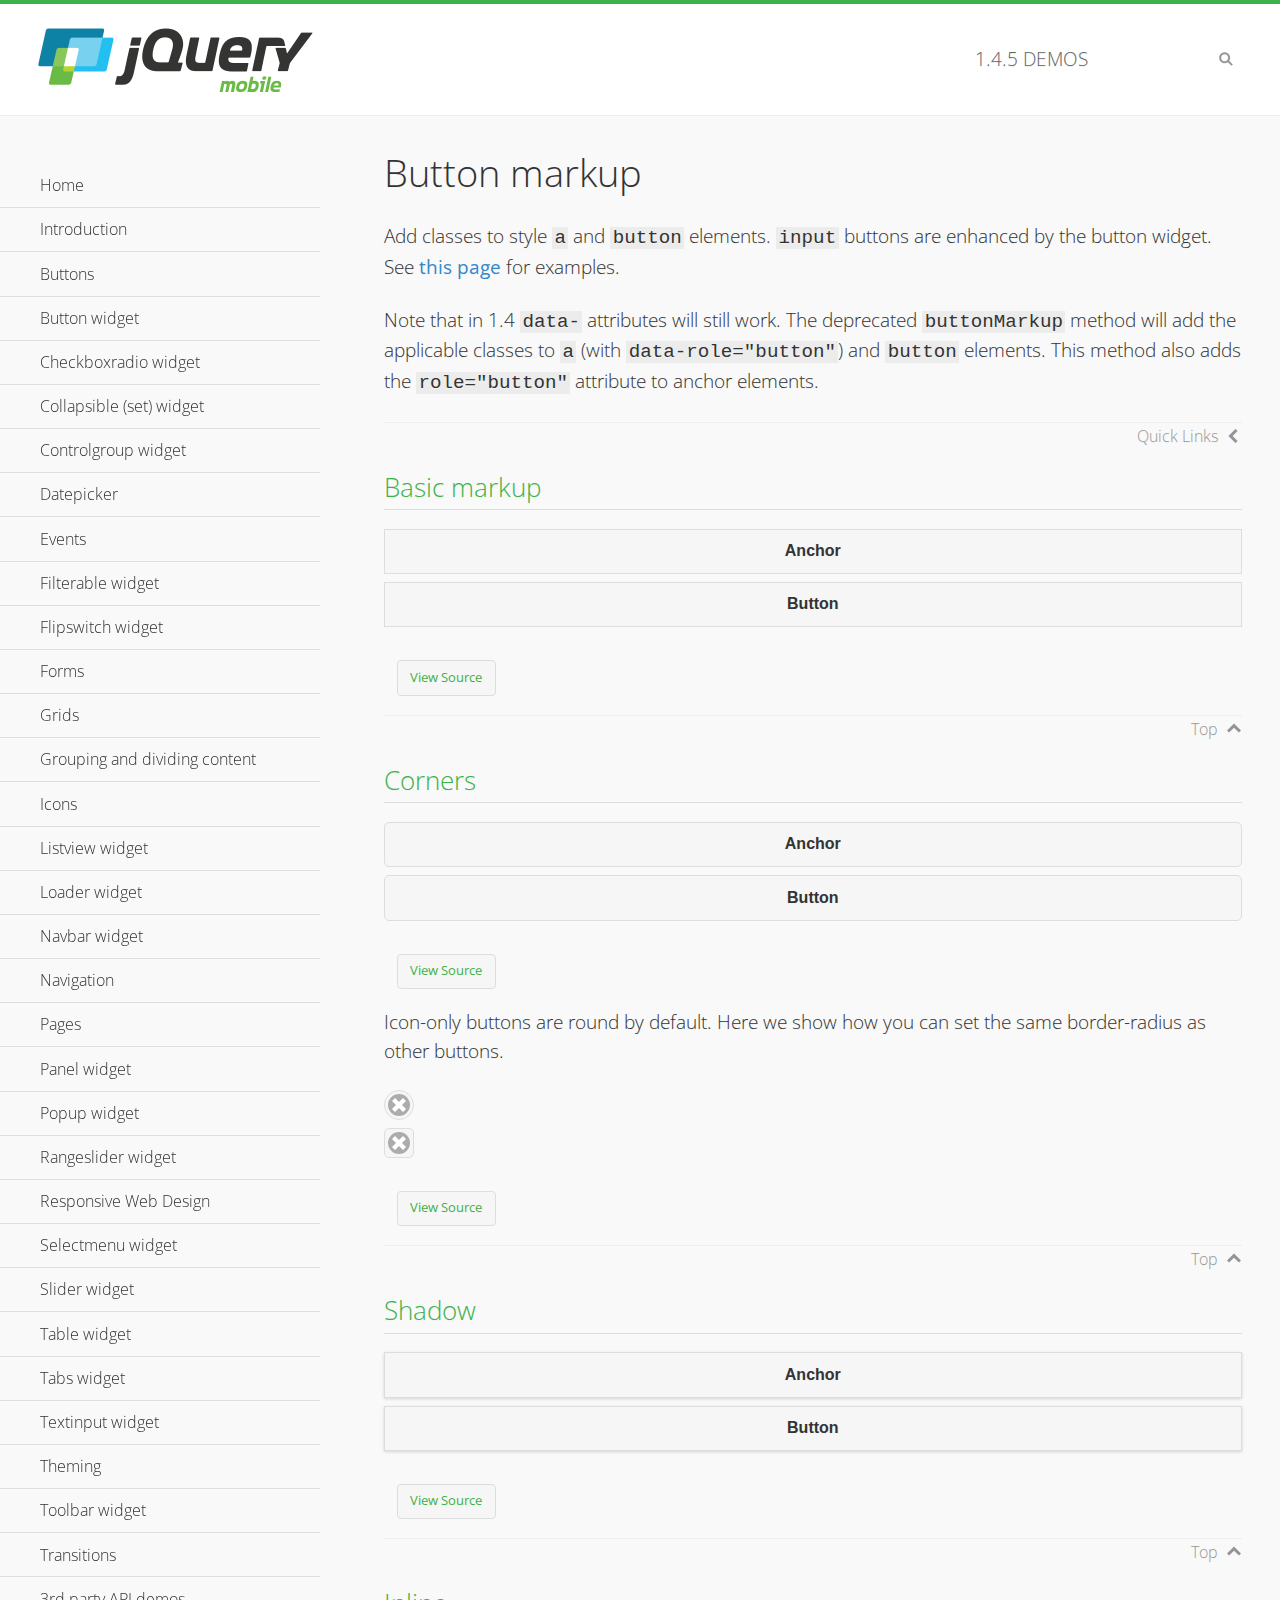
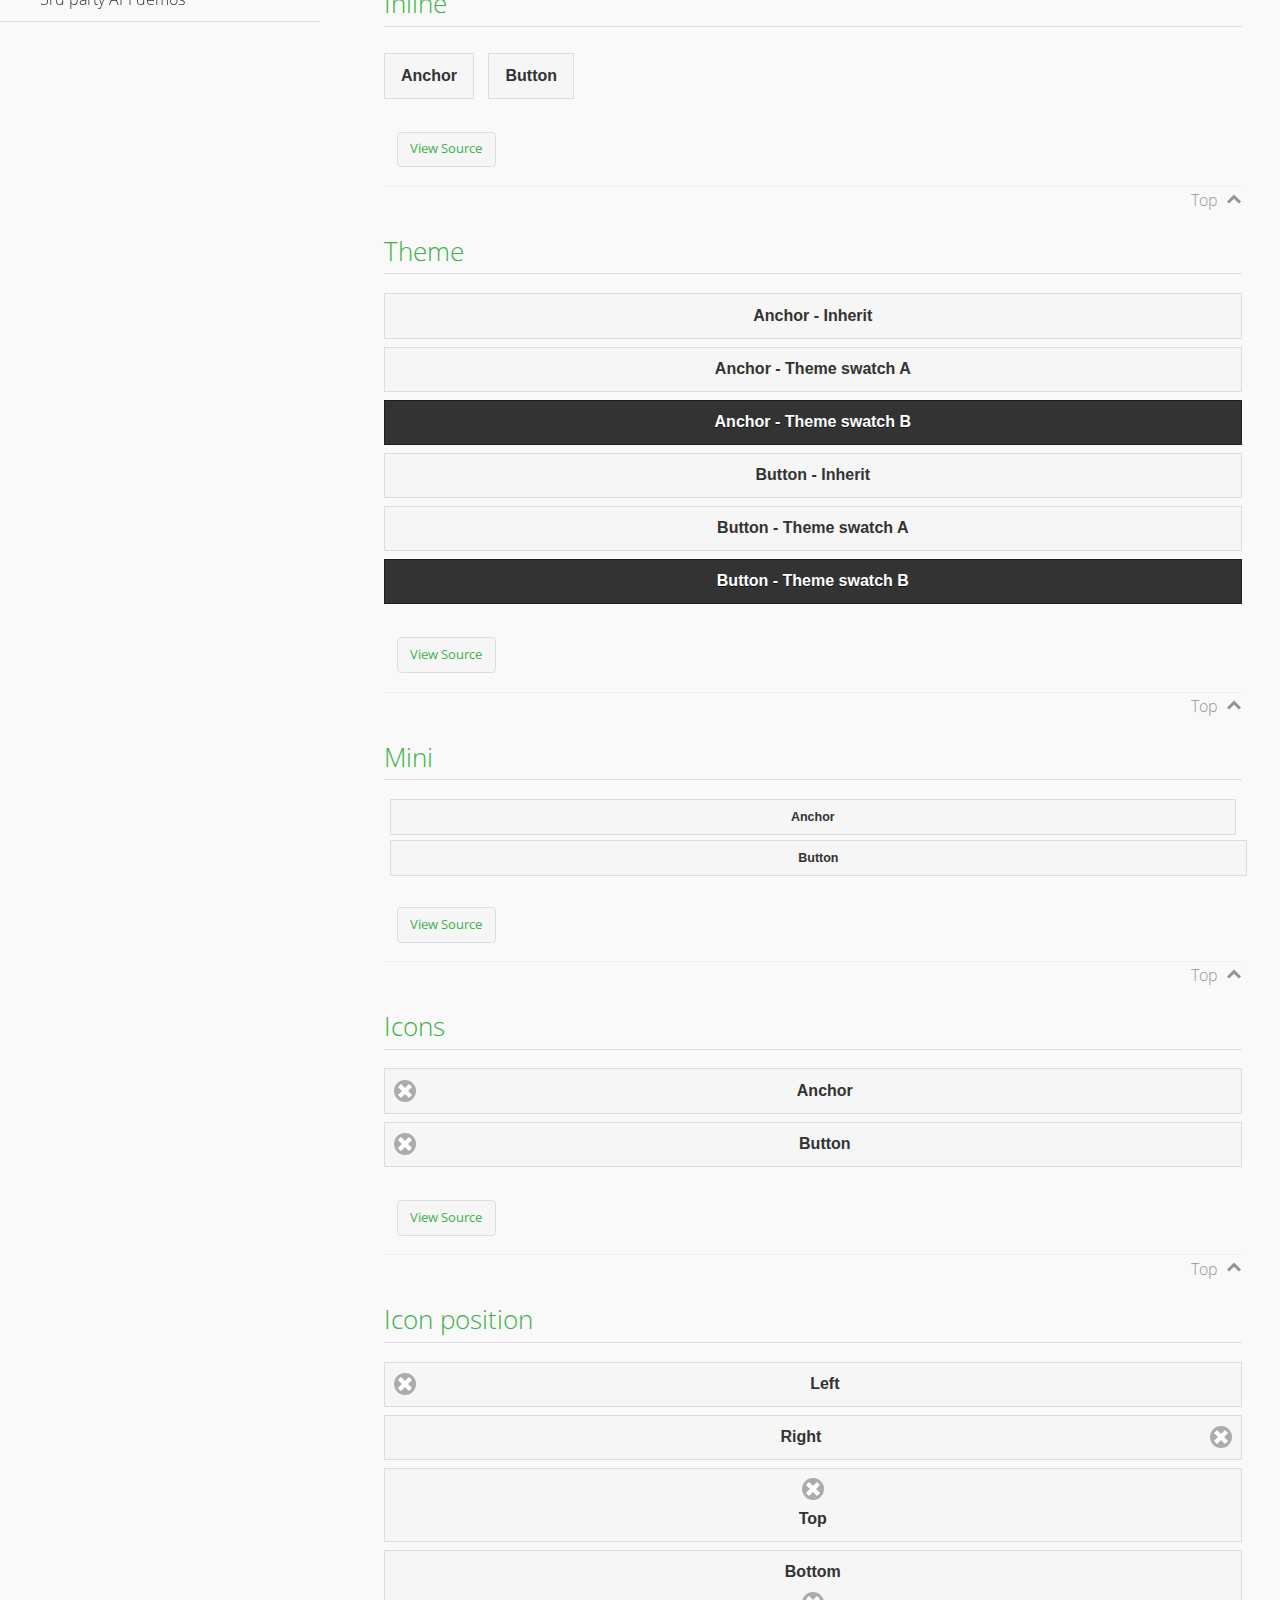
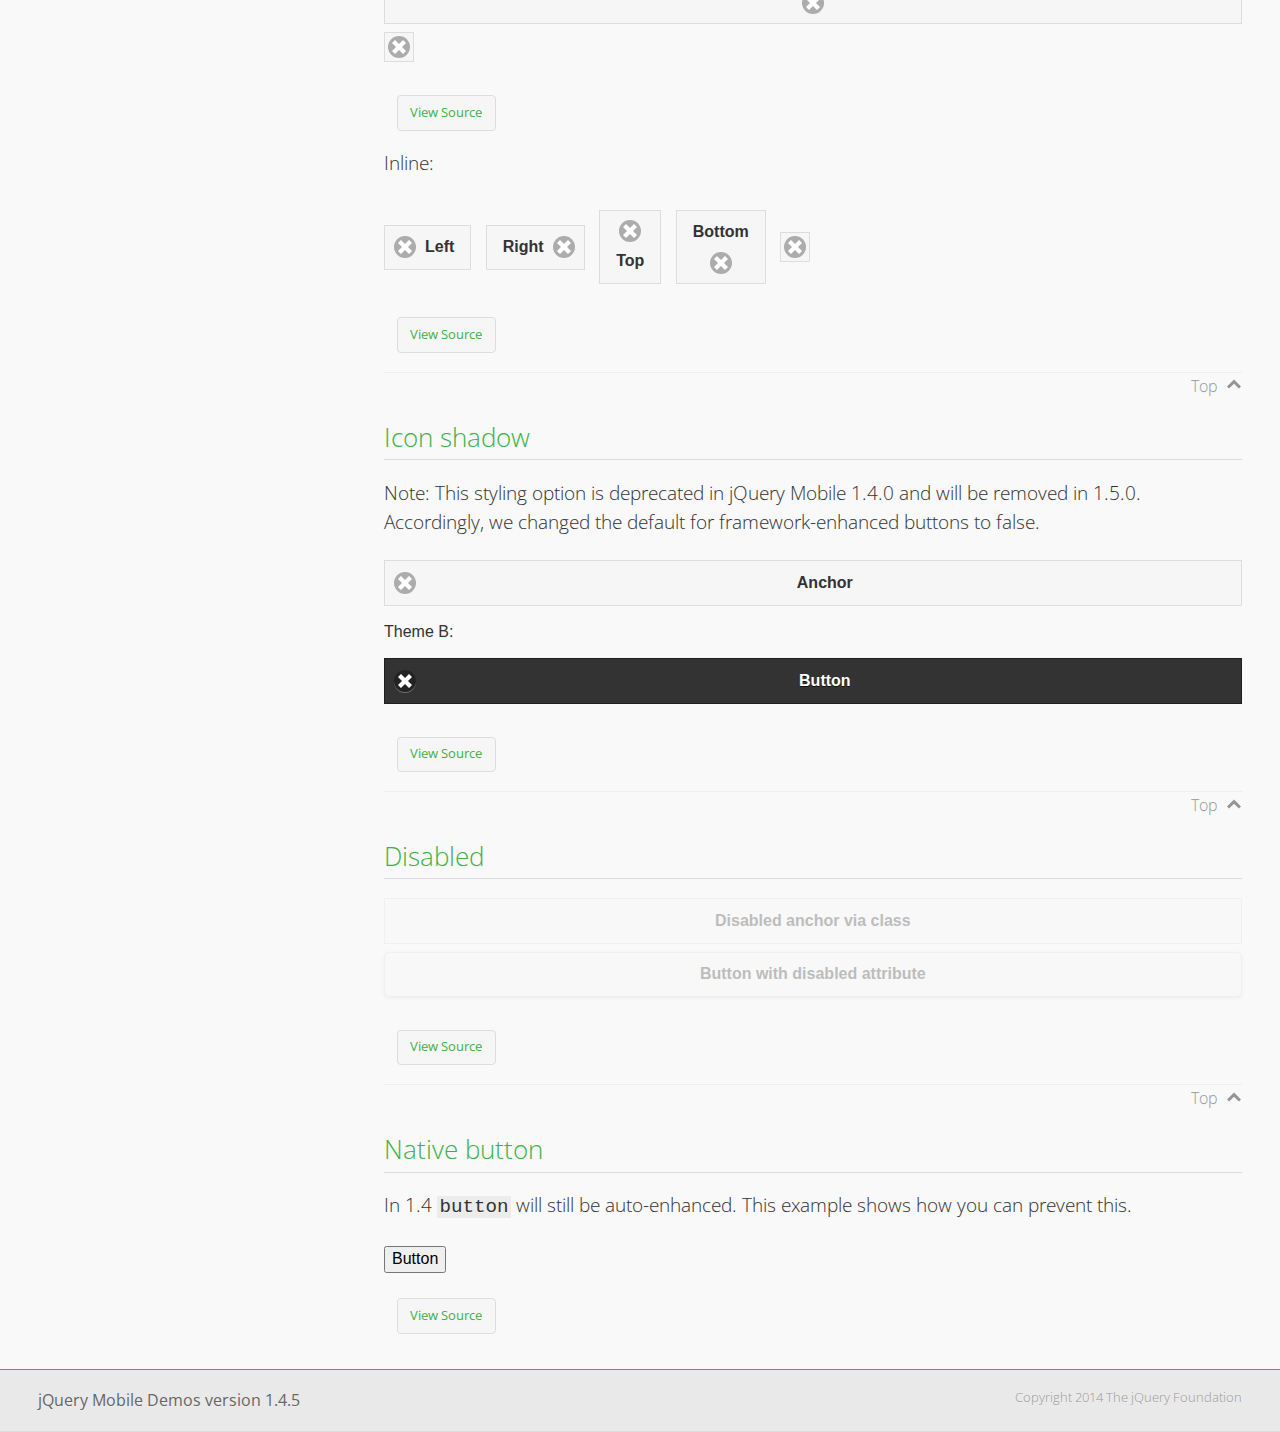
<file: jquerymobile/demos/button-markup/index.html>
<!DOCTYPE html>
<html>
<head>
	<meta charset="utf-8">
	<meta name="viewport" content="width=device-width, initial-scale=1">
	<title>Button markup - jQuery Mobile Demos</title>
	<link rel="shortcut icon" href="../favicon.ico">
    <link rel="stylesheet" href="http://fonts.googleapis.com/css?family=Open+Sans:300,400,700">
	<link rel="stylesheet" href="../css/themes/default/jquery.mobile-1.4.5.min.css">
	<link rel="stylesheet" href="../_assets/css/jqm-demos.css">
	<script src="../js/jquery.js"></script>
	<script src="../_assets/js/index.js"></script>
	<script src="../js/jquery.mobile-1.4.5.min.js"></script>
	<style>
		#custom-border-radius .ui-btn-icon-notext.ui-corner-all {
			-webkit-border-radius: .3125em;
			border-radius: .3125em;
		}
	</style>
</head>
<body>
<div data-role="page" class="jqm-demos" data-quicklinks="true">

	<div data-role="header" class="jqm-header">
		<h2><a href="../" title="jQuery Mobile Demos home"><img src="../_assets/img/jquery-logo.png" alt="jQuery Mobile"></a></h2>
		<p><span class="jqm-version"></span> Demos</p>
		<a href="#" class="jqm-navmenu-link ui-btn ui-btn-icon-notext ui-corner-all ui-icon-bars ui-nodisc-icon ui-alt-icon ui-btn-left">Menu</a>
		<a href="#" class="jqm-search-link ui-btn ui-btn-icon-notext ui-corner-all ui-icon-search ui-nodisc-icon ui-alt-icon ui-btn-right">Search</a>
	</div><!-- /header -->

	<div role="main" class="ui-content jqm-content">

		<h1>Button markup</h1>

		<p>Add classes to style <code>a</code> and <code>button</code> elements. <code>input</code> buttons are enhanced by the button widget. See <a href="../button/" data-ajax="false">this page</a> for examples.</p>

		<p>Note that in 1.4 <code>data-</code> attributes will still work. The deprecated <code>buttonMarkup</code> method will add the applicable classes to <code>a</code> (with <code>data-role="button"</code>) and <code>button</code> elements. This method also adds the <code>role="button"</code> attribute to anchor elements.</p>

		<h2>Basic markup</h2>

		<div data-demo-html="true">
			<a href="#" class="ui-btn">Anchor</a>
			<button class="ui-btn">Button</button>
		</div><!--/demo-html -->

		<h2>Corners</h2>

		<div data-demo-html="true">
			<a href="#" class="ui-btn ui-corner-all">Anchor</a>
			<button class="ui-btn ui-corner-all">Button</button>
		</div><!--/demo-html -->

		<p>Icon-only buttons are round by default. Here we show how you can set the same border-radius as other buttons.</p>

		<div data-demo-html="true" data-demo-css="true">
			<a href="#" class="ui-btn ui-icon-delete ui-btn-icon-notext ui-corner-all">No text</a>
			<div id="custom-border-radius">
				<a href="#" class="ui-btn ui-icon-delete ui-btn-icon-notext ui-corner-all">No text</a>
			</div>
		</div><!--/demo-html -->

		<h2>Shadow</h2>

		<div data-demo-html="true">
			<a href="#" class="ui-btn ui-shadow">Anchor</a>
			<button class="ui-btn ui-shadow">Button</button>
		</div><!--/demo-html -->

		<h2>Inline</h2>

		<div data-demo-html="true">
			<a href="#" class="ui-btn ui-btn-inline">Anchor</a>
			<button class="ui-btn ui-btn-inline">Button</button>
		</div><!--/demo-html -->

		<h2>Theme</h2>

		<div data-demo-html="true">
			<a href="#" class="ui-btn">Anchor - Inherit</a>
			<a href="#" class="ui-btn ui-btn-a">Anchor - Theme swatch A</a>
			<a href="#" class="ui-btn ui-btn-b">Anchor - Theme swatch B</a>
			<button class="ui-btn">Button - Inherit</button>
			<button class="ui-btn ui-btn-a">Button - Theme swatch A</button>
			<button class="ui-btn ui-btn-b">Button - Theme swatch B</button>
		</div><!--/demo-html -->

		<h2>Mini</h2>

		<div data-demo-html="true">
			<a href="#" class="ui-btn ui-mini">Anchor</a>
			<button class="ui-btn ui-mini">Button</button>
		</div><!--/demo-html -->

		<h2>Icons</h2>

		<div data-demo-html="true">
			<a href="#" class="ui-btn ui-icon-delete ui-btn-icon-left">Anchor</a>
			<button class="ui-btn ui-icon-delete ui-btn-icon-left">Button</button>
		</div><!--/demo-html -->

		<h2>Icon position</h2>

		<div data-demo-html="true">
			<a href="#" class="ui-btn ui-icon-delete ui-btn-icon-left">Left</a>
			<a href="#" class="ui-btn ui-icon-delete ui-btn-icon-right">Right</a>
			<a href="#" class="ui-btn ui-icon-delete ui-btn-icon-top">Top</a>
			<a href="#" class="ui-btn ui-icon-delete ui-btn-icon-bottom">Bottom</a>
			<a href="#" class="ui-btn ui-icon-delete ui-btn-icon-notext">Icon only</a>
		</div><!--/demo-html -->

		<p>Inline:</p>

		<div data-demo-html="true">
			<a href="#" class="ui-btn ui-btn-inline ui-icon-delete ui-btn-icon-left">Left</a>
			<a href="#" class="ui-btn ui-btn-inline ui-icon-delete ui-btn-icon-right">Right</a>
			<a href="#" class="ui-btn ui-btn-inline ui-icon-delete ui-btn-icon-top">Top</a>
			<a href="#" class="ui-btn ui-btn-inline ui-icon-delete ui-btn-icon-bottom">Bottom</a>
			<a href="#" class="ui-btn ui-btn-inline ui-icon-delete ui-btn-icon-notext">Icon only</a>
		</div><!--/demo-html -->

		<h2>Icon shadow</h2>
		<p>Note: This styling option is deprecated in jQuery Mobile 1.4.0 and will be removed in 1.5.0. Accordingly, we changed the default for framework-enhanced buttons to false.</p>

		<div data-demo-html="true">
			<a href="#" class="ui-btn ui-icon-delete ui-btn-icon-left ui-shadow-icon">Anchor</a>
			<p>Theme B:</p>
			<button class="ui-btn ui-icon-delete ui-btn-icon-left ui-shadow-icon ui-btn-b">Button</button>
		</div><!--/demo-html -->

		<h2>Disabled</h2>

		<div data-demo-html="true">
			<a href="#" class="ui-btn ui-state-disabled">Disabled anchor via class</a>
			<button disabled>Button with disabled attribute</button>
		</div><!--/demo-html -->

		<h2>Native button</h2>
		<!-- TODO: Remove this demo in 1.5 -->
		<p>In 1.4 <code>button</code> will still be auto-enhanced. This example shows how you can prevent this.</p>

		<div data-demo-html="true">
			<button data-role="none">Button</button>
		</div><!--/demo-html -->

	</div><!-- /content -->
	    <div data-role="panel" class="jqm-navmenu-panel" data-position="left" data-display="overlay" data-theme="a">
	    	<ul class="jqm-list ui-alt-icon ui-nodisc-icon">
<li data-filtertext="demos homepage" data-icon="home"><a href=".././">Home</a></li>
<li data-filtertext="introduction overview getting started"><a href="../intro/" data-ajax="false">Introduction</a></li>
<li data-filtertext="buttons button markup buttonmarkup method anchor link button element"><a href="../button-markup/" data-ajax="false">Buttons</a></li>
<li data-filtertext="form button widget input button submit reset"><a href="../button/" data-ajax="false">Button widget</a></li>
<li data-role="collapsible" data-enhanced="true" data-collapsed-icon="carat-d" data-expanded-icon="carat-u" data-iconpos="right" data-inset="false" class="ui-collapsible ui-collapsible-themed-content ui-collapsible-collapsed">
	<h3 class="ui-collapsible-heading ui-collapsible-heading-collapsed">
		<a href="#" class="ui-collapsible-heading-toggle ui-btn ui-btn-icon-right ui-btn-inherit ui-icon-carat-d">
		    Checkboxradio widget<span class="ui-collapsible-heading-status"> click to expand contents</span>
		</a>
	</h3>
	<div class="ui-collapsible-content ui-body-inherit ui-collapsible-content-collapsed" aria-hidden="true">
		<ul>
			<li data-filtertext="form checkboxradio widget checkbox input checkboxes controlgroups"><a href="../checkboxradio-checkbox/" data-ajax="false">Checkboxes</a></li>
			<li data-filtertext="form checkboxradio widget radio input radio buttons controlgroups"><a href="../checkboxradio-radio/" data-ajax="false">Radio buttons</a></li>
		</ul>
	</div>
</li>
<li data-role="collapsible" data-enhanced="true" data-collapsed-icon="carat-d" data-expanded-icon="carat-u" data-iconpos="right" data-inset="false" class="ui-collapsible ui-collapsible-themed-content ui-collapsible-collapsed">
	<h3 class="ui-collapsible-heading ui-collapsible-heading-collapsed">
		<a href="#" class="ui-collapsible-heading-toggle ui-btn ui-btn-icon-right ui-btn-inherit ui-icon-carat-d">
			Collapsible (set) widget<span class="ui-collapsible-heading-status"> click to expand contents</span>
		</a>
	</h3>
	<div class="ui-collapsible-content ui-body-inherit ui-collapsible-content-collapsed" aria-hidden="true">
		<ul>
			<li data-filtertext="collapsibles content formatting"><a href="../collapsible/" data-ajax="false">Collapsible</a></li>
			<li data-filtertext="dynamic collapsible set accordion append expand"><a href="../collapsible-dynamic/" data-ajax="false">Dynamic collapsibles</a></li>
			<li data-filtertext="accordions collapsible set widget content formatting grouped collapsibles"><a href="../collapsibleset/" data-ajax="false">Collapsible set</a></li>
		</ul>
	</div>
</li>
<li data-role="collapsible" data-enhanced="true" data-collapsed-icon="carat-d" data-expanded-icon="carat-u" data-iconpos="right" data-inset="false" class="ui-collapsible ui-collapsible-themed-content ui-collapsible-collapsed">
	<h3 class="ui-collapsible-heading ui-collapsible-heading-collapsed">
		<a href="#" class="ui-collapsible-heading-toggle ui-btn ui-btn-icon-right ui-btn-inherit ui-icon-carat-d">
			Controlgroup widget<span class="ui-collapsible-heading-status"> click to expand contents</span>
		</a>
	</h3>
	<div class="ui-collapsible-content ui-body-inherit ui-collapsible-content-collapsed" aria-hidden="true">
		<ul>
			<li data-filtertext="controlgroups selectmenu checkboxradio input grouped buttons horizontal vertical"><a href="../controlgroup/" data-ajax="false">Controlgroup</a></li>
			<li data-filtertext="dynamic controlgroup dynamically add buttons"><a href="../controlgroup-dynamic/" data-ajax="false">Dynamic controlgroups</a></li>
		</ul>
	</div>
</li>
<li data-filtertext="form datepicker widget date input"><a href="../datepicker/" data-ajax="false">Datepicker</a></li>
<li data-role="collapsible" data-enhanced="true" data-collapsed-icon="carat-d" data-expanded-icon="carat-u" data-iconpos="right" data-inset="false" class="ui-collapsible ui-collapsible-themed-content ui-collapsible-collapsed">
	<h3 class="ui-collapsible-heading ui-collapsible-heading-collapsed">
		<a href="#" class="ui-collapsible-heading-toggle ui-btn ui-btn-icon-right ui-btn-inherit ui-icon-carat-d">
			Events<span class="ui-collapsible-heading-status"> click to expand contents</span>
		</a>
	</h3>
	<div class="ui-collapsible-content ui-body-inherit ui-collapsible-content-collapsed" aria-hidden="true">
		<ul>
			<li data-filtertext="swipe to delete list items listviews swipe events"><a href="../swipe-list/" data-ajax="false">Swipe list items</a></li>
			<li data-filtertext="swipe to navigate swipe page navigation swipe events"><a href="../swipe-page/" data-ajax="false">Swipe page navigation</a></li>
		</ul>
	</div>
</li>
<li data-filtertext="filterable filter elements sorting searching listview table"><a href="../filterable/" data-ajax="false">Filterable widget</a></li>
<li data-filtertext="form flipswitch widget flip toggle switch binary select checkbox input"><a href="../flipswitch/" data-ajax="false">Flipswitch widget</a></li>
<li data-role="collapsible" data-enhanced="true" data-collapsed-icon="carat-d" data-expanded-icon="carat-u" data-iconpos="right" data-inset="false" class="ui-collapsible ui-collapsible-themed-content ui-collapsible-collapsed">
	<h3 class="ui-collapsible-heading ui-collapsible-heading-collapsed">
		<a href="#" class="ui-collapsible-heading-toggle ui-btn ui-btn-icon-right ui-btn-inherit ui-icon-carat-d">
			Forms<span class="ui-collapsible-heading-status"> click to expand contents</span>
		</a>
	</h3>
	<div class="ui-collapsible-content ui-body-inherit ui-collapsible-content-collapsed" aria-hidden="true">
		<ul>
			<li data-filtertext="forms text checkbox radio range button submit reset inputs selects textarea slider flipswitch label form elements"><a href="../forms/" data-ajax="false">Forms</a></li>
			<li data-filtertext="form hide labels hidden accessible ui-hidden-accessible forms"><a href="../forms-label-hidden-accessible/" data-ajax="false">Hide labels</a></li>
			<li data-filtertext="form field containers fieldcontain ui-field-contain forms"><a href="../forms-field-contain/" data-ajax="false">Field containers</a></li>
			<li data-filtertext="forms disabled form elements"><a href="../forms-disabled/" data-ajax="false">Forms disabled</a></li>
			<li data-filtertext="forms gallery examples overview forms text checkbox radio range button submit reset inputs selects textarea slider flipswitch label form elements"><a href="../forms-gallery/" data-ajax="false">Forms gallery</a></li>
		</ul>
	</div>
</li>
<li data-role="collapsible" data-enhanced="true" data-collapsed-icon="carat-d" data-expanded-icon="carat-u" data-iconpos="right" data-inset="false" class="ui-collapsible ui-collapsible-themed-content ui-collapsible-collapsed">
	<h3 class="ui-collapsible-heading ui-collapsible-heading-collapsed">
		<a href="#" class="ui-collapsible-heading-toggle ui-btn ui-btn-icon-right ui-btn-inherit ui-icon-carat-d">
			Grids<span class="ui-collapsible-heading-status"> click to expand contents</span>
		</a>
	</h3>
	<div class="ui-collapsible-content ui-body-inherit ui-collapsible-content-collapsed" aria-hidden="true">
		<ul>
			<li data-filtertext="grids columns blocks content formatting rwd responsive css framework"><a href="../grids/" data-ajax="false">Grids</a></li>
			<li data-filtertext="buttons in grids css framework"><a href="../grids-buttons/" data-ajax="false">Buttons in grids</a></li>
			<li data-filtertext="custom responsive grids rwd css framework"><a href="../grids-custom-responsive/" data-ajax="false">Custom responsive grids</a></li>
		</ul>
	</div>
</li>
<li data-filtertext="blocks content formatting sections heading"><a href="../body-bar-classes/" data-ajax="false">Grouping and dividing content</a></li>
<li data-role="collapsible" data-enhanced="true" data-collapsed-icon="carat-d" data-expanded-icon="carat-u" data-iconpos="right" data-inset="false" class="ui-collapsible ui-collapsible-themed-content ui-collapsible-collapsed">
	<h3 class="ui-collapsible-heading ui-collapsible-heading-collapsed">
		<a href="#" class="ui-collapsible-heading-toggle ui-btn ui-btn-icon-right ui-btn-inherit ui-icon-carat-d">
			Icons<span class="ui-collapsible-heading-status"> click to expand contents</span>
		</a>
	</h3>
	<div class="ui-collapsible-content ui-body-inherit ui-collapsible-content-collapsed" aria-hidden="true">
		<ul>
			<li data-filtertext="button icons svg disc alt custom icon position"><a href="../icons/" data-ajax="false">Icons</a></li>
			<li data-filtertext=""><a href="../icons-grunticon/" data-ajax="false">Grunticon loader</a></li>
		</ul>
	</div>
</li>
<li data-role="collapsible" data-enhanced="true" data-collapsed-icon="carat-d" data-expanded-icon="carat-u" data-iconpos="right" data-inset="false" class="ui-collapsible ui-collapsible-themed-content ui-collapsible-collapsed">
	<h3 class="ui-collapsible-heading ui-collapsible-heading-collapsed">
		<a href="#" class="ui-collapsible-heading-toggle ui-btn ui-btn-icon-right ui-btn-inherit ui-icon-carat-d">
			Listview widget<span class="ui-collapsible-heading-status"> click to expand contents</span>
		</a>
	</h3>
	<div class="ui-collapsible-content ui-body-inherit ui-collapsible-content-collapsed" aria-hidden="true">
		<ul>
			<li data-filtertext="listview widget thumbnails icons nested split button collapsible ul ol"><a href="../listview/" data-ajax="false">Listview</a></li>
			<li data-filtertext="autocomplete filterable reveal listview filtertextbeforefilter placeholder"><a href="../listview-autocomplete/" data-ajax="false">Listview autocomplete</a></li>
			<li data-filtertext="autocomplete filterable reveal listview remote data filtertextbeforefilter placeholder"><a href="../listview-autocomplete-remote/" data-ajax="false">Listview autocomplete remote data</a></li>
			<li data-filtertext="autodividers anchor jump scroll linkbars listview lists ul ol"><a href="../listview-autodividers-linkbar/" data-ajax="false">Listview autodividers linkbar</a></li>
			<li data-filtertext="listview autodividers selector autodividersselector lists ul ol"><a href="../listview-autodividers-selector/" data-ajax="false">Listview autodividers selector</a></li>
			<li data-filtertext="listview nested list items"><a href="../listview-nested-lists/" data-ajax="false">Nested Listviews</a></li>
			<li data-filtertext="listview collapsible list items flat"><a href="../listview-collapsible-item-flat/" data-ajax="false">Listview collapsible list items (flat)</a></li>
			<li data-filtertext="listview collapsible list indented"><a href="../listview-collapsible-item-indented/" data-ajax="false">Listview collapsible list items (indented)</a></li>
			<li data-filtertext="grid listview responsive grids responsive listviews lists ul"><a href="../listview-grid/" data-ajax="false">Listview responsive grid</a></li>
		</ul>
	</div>
</li>
<li data-filtertext="loader widget page loading navigation overlay spinner"><a href="../loader/" data-ajax="false">Loader widget</a></li>
<li data-filtertext="navbar widget navmenu toolbars header footer"><a href="../navbar/" data-ajax="false">Navbar widget</a></li>
<li data-role="collapsible" data-enhanced="true" data-collapsed-icon="carat-d" data-expanded-icon="carat-u" data-iconpos="right" data-inset="false" class="ui-collapsible ui-collapsible-themed-content ui-collapsible-collapsed">
	<h3 class="ui-collapsible-heading ui-collapsible-heading-collapsed">
		<a href="#" class="ui-collapsible-heading-toggle ui-btn ui-btn-icon-right ui-btn-inherit ui-icon-carat-d">
			Navigation<span class="ui-collapsible-heading-status"> click to expand contents</span>
		</a>
	</h3>
	<div class="ui-collapsible-content ui-body-inherit ui-collapsible-content-collapsed" aria-hidden="true">
		<ul>
			<li data-filtertext="ajax navigation navigate widget history event method"><a href="../navigation/" data-ajax="false">Navigation</a></li>
			<li data-filtertext="linking pages page links navigation ajax prefetch cache"><a href="../navigation-linking-pages/" data-ajax="false">Linking pages</a></li>
			<!-- <li data-filtertext="php redirect server redirection server-side navigation"><a href="../navigation-php-redirect/" data-ajax="false">PHP redirect demo</a></li>-->
			<li data-filtertext="navigation redirection hash query"><a href="../navigation-hash-processing/" data-ajax="false">Hash processing demo</a></li>
			<li data-filtertext="navigation redirection hash query"><a href="../page-events/" data-ajax="false">Page Navigation Events</a></li>
		</ul>
	</div>
</li>
<li data-role="collapsible" data-enhanced="true" data-collapsed-icon="carat-d" data-expanded-icon="carat-u" data-iconpos="right" data-inset="false" class="ui-collapsible ui-collapsible-themed-content ui-collapsible-collapsed">
	<h3 class="ui-collapsible-heading ui-collapsible-heading-collapsed">
		<a href="#" class="ui-collapsible-heading-toggle ui-btn ui-btn-icon-right ui-btn-inherit ui-icon-carat-d">
			Pages<span class="ui-collapsible-heading-status"> click to expand contents</span>
		</a>
	</h3>
	<div class="ui-collapsible-content ui-body-inherit ui-collapsible-content-collapsed" aria-hidden="true">
		<ul>
			<li data-filtertext="pages page widget ajax navigation"><a href="../pages/" data-ajax="false">Pages</a></li>
			<li data-filtertext="single page"><a href="../pages-single-page/" data-ajax="false">Single page</a></li>
			<li data-filtertext="multipage multi-page page"><a href="../pages-multi-page/" data-ajax="false">Multi-page template</a></li>
			<li data-filtertext="dialog page widget modal popup"><a href="../pages-dialog/" data-ajax="false">Dialog page</a></li>
		</ul>
	</div>
</li>
<li data-role="collapsible" data-enhanced="true" data-collapsed-icon="carat-d" data-expanded-icon="carat-u" data-iconpos="right" data-inset="false" class="ui-collapsible ui-collapsible-themed-content ui-collapsible-collapsed">
	<h3 class="ui-collapsible-heading ui-collapsible-heading-collapsed">
		<a href="#" class="ui-collapsible-heading-toggle ui-btn ui-btn-icon-right ui-btn-inherit ui-icon-carat-d">
			Panel widget<span class="ui-collapsible-heading-status"> click to expand contents</span>
		</a>
	</h3>
	<div class="ui-collapsible-content ui-body-inherit ui-collapsible-content-collapsed" aria-hidden="true">
		<ul>
			<li data-filtertext="panel widget sliding panels reveal push overlay responsive"><a href="../panel/" data-ajax="false">Panel</a></li>
			<li data-filtertext=""><a href="../panel-external/" data-ajax="false">External panels</a></li>
			<li data-filtertext="panel "><a href="../panel-fixed/" data-ajax="false">Fixed panels</a></li>
			<li data-filtertext="panel slide panels sliding panels shadow rwd responsive breakpoint"><a href="../panel-responsive/" data-ajax="false">Panels responsive</a></li>
			<li data-filtertext="panel custom style custom panel width reveal shadow listview panel styling page background wrapper"><a href="../panel-styling/" data-ajax="false">Custom panel style</a></li>
			<li data-filtertext="panel open on swipe"><a href="../panel-swipe-open/" data-ajax="false">Panel open on swipe</a></li>
			<li data-filtertext="panels outside page internal external toolbars"><a href="../panel-external-internal/" data-ajax="false">Panel external and internal</a></li>
		</ul>
	</div>
</li>
<li data-role="collapsible" data-enhanced="true" data-collapsed-icon="carat-d" data-expanded-icon="carat-u" data-iconpos="right" data-inset="false" class="ui-collapsible ui-collapsible-themed-content ui-collapsible-collapsed">
	<h3 class="ui-collapsible-heading ui-collapsible-heading-collapsed">
		<a href="#" class="ui-collapsible-heading-toggle ui-btn ui-btn-icon-right ui-btn-inherit ui-icon-carat-d">
			Popup widget<span class="ui-collapsible-heading-status"> click to expand contents</span>
		</a>
	</h3>
	<div class="ui-collapsible-content ui-body-inherit ui-collapsible-content-collapsed" aria-hidden="true">
		<ul>
			<li data-filtertext="popup widget popups dialog modal transition tooltip lightbox form overlay screen flip pop fade transition"><a href="../popup/" data-ajax="false">Popup</a></li>
			<li data-filtertext="popup alignment position"><a href="../popup-alignment/" data-ajax="false">Popup alignment</a></li>
			<li data-filtertext="popup arrow size popups popover"><a href="../popup-arrow-size/" data-ajax="false">Popup arrow size</a></li>
			<li data-filtertext="dynamic popups popup images lightbox"><a href="../popup-dynamic/" data-ajax="false">Dynamic popups</a></li>
			<li data-filtertext="popups with iframes scaling"><a href="../popup-iframe/" data-ajax="false">Popups with iframes</a></li>
			<li data-filtertext="popup image scaling"><a href="../popup-image-scaling/" data-ajax="false">Popup image scaling</a></li>
			<li data-filtertext="external popup outside multi-page"><a href="../popup-outside-multipage/" data-ajax="false">Popup outside multi-page</a></li>
		</ul>
	</div>
</li>
<li data-filtertext="form rangeslider widget dual sliders dual handle sliders range input"><a href="../rangeslider/" data-ajax="false">Rangeslider widget</a></li>
<li data-filtertext="responsive web design rwd adaptive progressive enhancement PE accessible mobile breakpoints media query media queries"><a href="../rwd/" data-ajax="false">Responsive Web Design</a></li>
<li data-role="collapsible" data-enhanced="true" data-collapsed-icon="carat-d" data-expanded-icon="carat-u" data-iconpos="right" data-inset="false" class="ui-collapsible ui-collapsible-themed-content ui-collapsible-collapsed">
	<h3 class="ui-collapsible-heading ui-collapsible-heading-collapsed">
		<a href="#" class="ui-collapsible-heading-toggle ui-btn ui-btn-icon-right ui-btn-inherit ui-icon-carat-d">
			Selectmenu widget<span class="ui-collapsible-heading-status"> click to expand contents</span>
		</a>
	</h3>
	<div class="ui-collapsible-content ui-body-inherit ui-collapsible-content-collapsed" aria-hidden="true">
		<ul>
			<li data-filtertext="form selectmenu widget select input custom select menu selects"><a href="../selectmenu/" data-ajax="false">Selectmenu</a></li>
			<li data-filtertext="form custom select menu selectmenu widget custom menu option optgroup multiple selects"><a href="../selectmenu-custom/" data-ajax="false">Custom select menu</a></li>
			<li data-filtertext="filterable select filter popup dialog"><a href="../selectmenu-custom-filter/" data-ajax="false">Custom select menu with filter</a></li>
		</ul>
	</div>
</li>
<li data-role="collapsible" data-enhanced="true" data-collapsed-icon="carat-d" data-expanded-icon="carat-u" data-iconpos="right" data-inset="false" class="ui-collapsible ui-collapsible-themed-content ui-collapsible-collapsed">
	<h3 class="ui-collapsible-heading ui-collapsible-heading-collapsed">
		<a href="#" class="ui-collapsible-heading-toggle ui-btn ui-btn-icon-right ui-btn-inherit ui-icon-carat-d">
			Slider widget<span class="ui-collapsible-heading-status"> click to expand contents</span>
		</a>
	</h3>
	<div class="ui-collapsible-content ui-body-inherit ui-collapsible-content-collapsed" aria-hidden="true">
		<ul>
			<li data-filtertext="form slider widget range input single sliders"><a href="../slider/" data-ajax="false">Slider</a></li>
			<li data-filtertext="form slider widget flipswitch slider binary select flip toggle switch"><a href="../slider-flipswitch/" data-ajax="false">Slider flip toggle switch</a></li>
			<li data-filtertext="form slider tooltip handle value input range sliders"><a href="../slider-tooltip/" data-ajax="false">Slider tooltip</a></li>
		</ul>
	</div>
</li>
<li data-role="collapsible" data-enhanced="true" data-collapsed-icon="carat-d" data-expanded-icon="carat-u" data-iconpos="right" data-inset="false" class="ui-collapsible ui-collapsible-themed-content ui-collapsible-collapsed">
	<h3 class="ui-collapsible-heading ui-collapsible-heading-collapsed">
		<a href="#" class="ui-collapsible-heading-toggle ui-btn ui-btn-icon-right ui-btn-inherit ui-icon-carat-d">
			Table widget<span class="ui-collapsible-heading-status"> click to expand contents</span>
		</a>
	</h3>
	<div class="ui-collapsible-content ui-body-inherit ui-collapsible-content-collapsed" aria-hidden="true">
		<ul>
			<li data-filtertext="table widget reflow column toggle th td responsive tables rwd hide show tabular"><a href="../table-column-toggle/" data-ajax="false">Table Column Toggle</a></li>
			<li data-filtertext="table column toggle phone comparison demo"><a href="../table-column-toggle-example/" data-ajax="false">Table Column Toggle demo</a></li>
			<li data-filtertext="responsive tables table column toggle heading groups rwd breakpoint"><a href="../table-column-toggle-heading-groups/" data-ajax="false">Table Column Toggle heading groups</a></li>
			<li data-filtertext="responsive tables table column toggle hide rwd breakpoint customization options"><a href="../table-column-toggle-options/" data-ajax="false">Table Column Toggle options</a></li>
			<li data-filtertext="table reflow th td responsive rwd columns tabular"><a href="../table-reflow/" data-ajax="false">Table Reflow</a></li>
			<li data-filtertext="responsive tables table reflow heading groups rwd breakpoint"><a href="../table-reflow-heading-groups/" data-ajax="false">Table Reflow heading groups</a></li>
			<li data-filtertext="responsive tables table reflow stripes strokes table style"><a href="../table-reflow-stripes-strokes/" data-ajax="false">Table Reflow stripes and strokes</a></li>
			<li data-filtertext="responsive tables table reflow stack custom styles"><a href="../table-reflow-styling/" data-ajax="false">Table Reflow custom styles</a></li>
		</ul>
	</div>
</li>
<li data-filtertext="ui tabs widget"><a href="../tabs/" data-ajax="false">Tabs widget</a></li>
<li data-filtertext="form textinput widget text input textarea number date time tel email file color password"><a href="../textinput/" data-ajax="false">Textinput widget</a></li>
<li data-role="collapsible" data-enhanced="true" data-collapsed-icon="carat-d" data-expanded-icon="carat-u" data-iconpos="right" data-inset="false" class="ui-collapsible ui-collapsible-themed-content ui-collapsible-collapsed">
	<h3 class="ui-collapsible-heading ui-collapsible-heading-collapsed">
		<a href="#" class="ui-collapsible-heading-toggle ui-btn ui-btn-icon-right ui-btn-inherit ui-icon-carat-d">
			Theming<span class="ui-collapsible-heading-status"> click to expand contents</span>
		</a>
	</h3>
	<div class="ui-collapsible-content ui-body-inherit ui-collapsible-content-collapsed" aria-hidden="true">
		<ul>
			<li data-filtertext="default theme swatches theming style css"><a href="../theme-default/" data-ajax="false">Default theme</a></li>
			<li data-filtertext="classic theme old theme swatches theming style css"><a href="../theme-classic/" data-ajax="false">Classic theme</a></li>
		</ul>
	</div>
</li>
<li data-role="collapsible" data-enhanced="true" data-collapsed-icon="carat-d" data-expanded-icon="carat-u" data-iconpos="right" data-inset="false" class="ui-collapsible ui-collapsible-themed-content ui-collapsible-collapsed">
	<h3 class="ui-collapsible-heading ui-collapsible-heading-collapsed">
		<a href="#" class="ui-collapsible-heading-toggle ui-btn ui-btn-icon-right ui-btn-inherit ui-icon-carat-d">
			Toolbar widget<span class="ui-collapsible-heading-status"> click to expand contents</span>
		</a>
	</h3>
	<div class="ui-collapsible-content ui-body-inherit ui-collapsible-content-collapsed" aria-hidden="true">
		<ul>
			<li data-filtertext="toolbar widget header footer toolbars fixed fullscreen external sections"><a href="../toolbar/" data-ajax="false">Toolbar</a></li>
			<li data-filtertext="dynamic toolbars dynamically add toolbar header footer"><a href="../toolbar-dynamic/" data-ajax="false">Dynamic toolbars</a></li>
			<li data-filtertext="external toolbars header footer"><a href="../toolbar-external/" data-ajax="false">External toolbars</a></li>
			<li data-filtertext="fixed toolbars header footer"><a href="../toolbar-fixed/" data-ajax="false">Fixed toolbars</a></li>
			<li data-filtertext="fixed fullscreen toolbars header footer"><a href="../toolbar-fixed-fullscreen/" data-ajax="false">Fullscreen toolbars</a></li>
			<li data-filtertext="external fixed toolbars header footer"><a href="../toolbar-fixed-external/" data-ajax="false">Fixed external toolbars</a></li>
			<li data-filtertext="external persistent toolbars header footer navbar navmenu"><a href="../toolbar-fixed-persistent/" data-ajax="false">Persistent toolbars</a></li>
			<li data-filtertext="external ajax optimized toolbars persistent toolbars header footer navbar"><a href="../toolbar-fixed-persistent-optimized/" data-ajax="false">Ajax optimized toolbars</a></li>
			<li data-filtertext="form in toolbars header footer"><a href="../toolbar-fixed-forms/" data-ajax="false">Form in toolbar</a></li>
		</ul>
	</div>
</li>
<li data-filtertext="page transitions animated pages popup navigation flip slide fade pop"><a href="../transitions/" data-ajax="false">Transitions</a></li>
<li data-role="collapsible" data-enhanced="true" data-collapsed-icon="carat-d" data-expanded-icon="carat-u" data-iconpos="right" data-inset="false" class="ui-collapsible ui-collapsible-themed-content ui-collapsible-collapsed">
	<h3 class="ui-collapsible-heading ui-collapsible-heading-collapsed">
		<a href="#" class="ui-collapsible-heading-toggle ui-btn ui-btn-icon-right ui-btn-inherit ui-icon-carat-d">
			3rd party API demos<span class="ui-collapsible-heading-status"> click to expand contents</span>
		</a>
	</h3>
	<div class="ui-collapsible-content ui-body-inherit ui-collapsible-content-collapsed" aria-hidden="true">
		<ul>
			<li data-filtertext="backbone requirejs navigation router"><a href="../backbone-requirejs/" data-ajax="false">Backbone RequireJS</a></li>
			<li data-filtertext="google maps geolocation demo"><a href="../map-geolocation/" data-ajax="false">Google Maps geolocation</a></li>
			<li data-filtertext="google maps hybrid"><a href="../map-list-toggle/" data-ajax="false">Google Maps list toggle</a></li>
		</ul>
	</div>
</li>



		     </ul>
		</div><!-- /panel -->


	<div data-role="footer" data-position="fixed" data-tap-toggle="false" class="jqm-footer">
		<p>jQuery Mobile Demos version <span class="jqm-version"></span></p>
		<p>Copyright 2014 The jQuery Foundation</p>
	</div><!-- /footer -->
	<!-- TODO: This should become an external panel so we can add input to markup (unique ID) -->
    <div data-role="panel" class="jqm-search-panel" data-position="right" data-display="overlay" data-theme="a">
		<div class="jqm-search">
			<ul class="jqm-list" data-filter-placeholder="Search demos..." data-filter-reveal="true">
<li data-filtertext="demos homepage" data-icon="home"><a href=".././">Home</a></li>
<li data-filtertext="introduction overview getting started"><a href="../intro/" data-ajax="false">Introduction</a></li>
<li data-filtertext="buttons button markup buttonmarkup method anchor link button element"><a href="../button-markup/" data-ajax="false">Buttons</a></li>
<li data-filtertext="form button widget input button submit reset"><a href="../button/" data-ajax="false">Button widget</a></li>
<li data-role="collapsible" data-enhanced="true" data-collapsed-icon="carat-d" data-expanded-icon="carat-u" data-iconpos="right" data-inset="false" class="ui-collapsible ui-collapsible-themed-content ui-collapsible-collapsed">
	<h3 class="ui-collapsible-heading ui-collapsible-heading-collapsed">
		<a href="#" class="ui-collapsible-heading-toggle ui-btn ui-btn-icon-right ui-btn-inherit ui-icon-carat-d">
		    Checkboxradio widget<span class="ui-collapsible-heading-status"> click to expand contents</span>
		</a>
	</h3>
	<div class="ui-collapsible-content ui-body-inherit ui-collapsible-content-collapsed" aria-hidden="true">
		<ul>
			<li data-filtertext="form checkboxradio widget checkbox input checkboxes controlgroups"><a href="../checkboxradio-checkbox/" data-ajax="false">Checkboxes</a></li>
			<li data-filtertext="form checkboxradio widget radio input radio buttons controlgroups"><a href="../checkboxradio-radio/" data-ajax="false">Radio buttons</a></li>
		</ul>
	</div>
</li>
<li data-role="collapsible" data-enhanced="true" data-collapsed-icon="carat-d" data-expanded-icon="carat-u" data-iconpos="right" data-inset="false" class="ui-collapsible ui-collapsible-themed-content ui-collapsible-collapsed">
	<h3 class="ui-collapsible-heading ui-collapsible-heading-collapsed">
		<a href="#" class="ui-collapsible-heading-toggle ui-btn ui-btn-icon-right ui-btn-inherit ui-icon-carat-d">
			Collapsible (set) widget<span class="ui-collapsible-heading-status"> click to expand contents</span>
		</a>
	</h3>
	<div class="ui-collapsible-content ui-body-inherit ui-collapsible-content-collapsed" aria-hidden="true">
		<ul>
			<li data-filtertext="collapsibles content formatting"><a href="../collapsible/" data-ajax="false">Collapsible</a></li>
			<li data-filtertext="dynamic collapsible set accordion append expand"><a href="../collapsible-dynamic/" data-ajax="false">Dynamic collapsibles</a></li>
			<li data-filtertext="accordions collapsible set widget content formatting grouped collapsibles"><a href="../collapsibleset/" data-ajax="false">Collapsible set</a></li>
		</ul>
	</div>
</li>
<li data-role="collapsible" data-enhanced="true" data-collapsed-icon="carat-d" data-expanded-icon="carat-u" data-iconpos="right" data-inset="false" class="ui-collapsible ui-collapsible-themed-content ui-collapsible-collapsed">
	<h3 class="ui-collapsible-heading ui-collapsible-heading-collapsed">
		<a href="#" class="ui-collapsible-heading-toggle ui-btn ui-btn-icon-right ui-btn-inherit ui-icon-carat-d">
			Controlgroup widget<span class="ui-collapsible-heading-status"> click to expand contents</span>
		</a>
	</h3>
	<div class="ui-collapsible-content ui-body-inherit ui-collapsible-content-collapsed" aria-hidden="true">
		<ul>
			<li data-filtertext="controlgroups selectmenu checkboxradio input grouped buttons horizontal vertical"><a href="../controlgroup/" data-ajax="false">Controlgroup</a></li>
			<li data-filtertext="dynamic controlgroup dynamically add buttons"><a href="../controlgroup-dynamic/" data-ajax="false">Dynamic controlgroups</a></li>
		</ul>
	</div>
</li>
<li data-filtertext="form datepicker widget date input"><a href="../datepicker/" data-ajax="false">Datepicker</a></li>
<li data-role="collapsible" data-enhanced="true" data-collapsed-icon="carat-d" data-expanded-icon="carat-u" data-iconpos="right" data-inset="false" class="ui-collapsible ui-collapsible-themed-content ui-collapsible-collapsed">
	<h3 class="ui-collapsible-heading ui-collapsible-heading-collapsed">
		<a href="#" class="ui-collapsible-heading-toggle ui-btn ui-btn-icon-right ui-btn-inherit ui-icon-carat-d">
			Events<span class="ui-collapsible-heading-status"> click to expand contents</span>
		</a>
	</h3>
	<div class="ui-collapsible-content ui-body-inherit ui-collapsible-content-collapsed" aria-hidden="true">
		<ul>
			<li data-filtertext="swipe to delete list items listviews swipe events"><a href="../swipe-list/" data-ajax="false">Swipe list items</a></li>
			<li data-filtertext="swipe to navigate swipe page navigation swipe events"><a href="../swipe-page/" data-ajax="false">Swipe page navigation</a></li>
		</ul>
	</div>
</li>
<li data-filtertext="filterable filter elements sorting searching listview table"><a href="../filterable/" data-ajax="false">Filterable widget</a></li>
<li data-filtertext="form flipswitch widget flip toggle switch binary select checkbox input"><a href="../flipswitch/" data-ajax="false">Flipswitch widget</a></li>
<li data-role="collapsible" data-enhanced="true" data-collapsed-icon="carat-d" data-expanded-icon="carat-u" data-iconpos="right" data-inset="false" class="ui-collapsible ui-collapsible-themed-content ui-collapsible-collapsed">
	<h3 class="ui-collapsible-heading ui-collapsible-heading-collapsed">
		<a href="#" class="ui-collapsible-heading-toggle ui-btn ui-btn-icon-right ui-btn-inherit ui-icon-carat-d">
			Forms<span class="ui-collapsible-heading-status"> click to expand contents</span>
		</a>
	</h3>
	<div class="ui-collapsible-content ui-body-inherit ui-collapsible-content-collapsed" aria-hidden="true">
		<ul>
			<li data-filtertext="forms text checkbox radio range button submit reset inputs selects textarea slider flipswitch label form elements"><a href="../forms/" data-ajax="false">Forms</a></li>
			<li data-filtertext="form hide labels hidden accessible ui-hidden-accessible forms"><a href="../forms-label-hidden-accessible/" data-ajax="false">Hide labels</a></li>
			<li data-filtertext="form field containers fieldcontain ui-field-contain forms"><a href="../forms-field-contain/" data-ajax="false">Field containers</a></li>
			<li data-filtertext="forms disabled form elements"><a href="../forms-disabled/" data-ajax="false">Forms disabled</a></li>
			<li data-filtertext="forms gallery examples overview forms text checkbox radio range button submit reset inputs selects textarea slider flipswitch label form elements"><a href="../forms-gallery/" data-ajax="false">Forms gallery</a></li>
		</ul>
	</div>
</li>
<li data-role="collapsible" data-enhanced="true" data-collapsed-icon="carat-d" data-expanded-icon="carat-u" data-iconpos="right" data-inset="false" class="ui-collapsible ui-collapsible-themed-content ui-collapsible-collapsed">
	<h3 class="ui-collapsible-heading ui-collapsible-heading-collapsed">
		<a href="#" class="ui-collapsible-heading-toggle ui-btn ui-btn-icon-right ui-btn-inherit ui-icon-carat-d">
			Grids<span class="ui-collapsible-heading-status"> click to expand contents</span>
		</a>
	</h3>
	<div class="ui-collapsible-content ui-body-inherit ui-collapsible-content-collapsed" aria-hidden="true">
		<ul>
			<li data-filtertext="grids columns blocks content formatting rwd responsive css framework"><a href="../grids/" data-ajax="false">Grids</a></li>
			<li data-filtertext="buttons in grids css framework"><a href="../grids-buttons/" data-ajax="false">Buttons in grids</a></li>
			<li data-filtertext="custom responsive grids rwd css framework"><a href="../grids-custom-responsive/" data-ajax="false">Custom responsive grids</a></li>
		</ul>
	</div>
</li>
<li data-filtertext="blocks content formatting sections heading"><a href="../body-bar-classes/" data-ajax="false">Grouping and dividing content</a></li>
<li data-role="collapsible" data-enhanced="true" data-collapsed-icon="carat-d" data-expanded-icon="carat-u" data-iconpos="right" data-inset="false" class="ui-collapsible ui-collapsible-themed-content ui-collapsible-collapsed">
	<h3 class="ui-collapsible-heading ui-collapsible-heading-collapsed">
		<a href="#" class="ui-collapsible-heading-toggle ui-btn ui-btn-icon-right ui-btn-inherit ui-icon-carat-d">
			Icons<span class="ui-collapsible-heading-status"> click to expand contents</span>
		</a>
	</h3>
	<div class="ui-collapsible-content ui-body-inherit ui-collapsible-content-collapsed" aria-hidden="true">
		<ul>
			<li data-filtertext="button icons svg disc alt custom icon position"><a href="../icons/" data-ajax="false">Icons</a></li>
			<li data-filtertext=""><a href="../icons-grunticon/" data-ajax="false">Grunticon loader</a></li>
		</ul>
	</div>
</li>
<li data-role="collapsible" data-enhanced="true" data-collapsed-icon="carat-d" data-expanded-icon="carat-u" data-iconpos="right" data-inset="false" class="ui-collapsible ui-collapsible-themed-content ui-collapsible-collapsed">
	<h3 class="ui-collapsible-heading ui-collapsible-heading-collapsed">
		<a href="#" class="ui-collapsible-heading-toggle ui-btn ui-btn-icon-right ui-btn-inherit ui-icon-carat-d">
			Listview widget<span class="ui-collapsible-heading-status"> click to expand contents</span>
		</a>
	</h3>
	<div class="ui-collapsible-content ui-body-inherit ui-collapsible-content-collapsed" aria-hidden="true">
		<ul>
			<li data-filtertext="listview widget thumbnails icons nested split button collapsible ul ol"><a href="../listview/" data-ajax="false">Listview</a></li>
			<li data-filtertext="autocomplete filterable reveal listview filtertextbeforefilter placeholder"><a href="../listview-autocomplete/" data-ajax="false">Listview autocomplete</a></li>
			<li data-filtertext="autocomplete filterable reveal listview remote data filtertextbeforefilter placeholder"><a href="../listview-autocomplete-remote/" data-ajax="false">Listview autocomplete remote data</a></li>
			<li data-filtertext="autodividers anchor jump scroll linkbars listview lists ul ol"><a href="../listview-autodividers-linkbar/" data-ajax="false">Listview autodividers linkbar</a></li>
			<li data-filtertext="listview autodividers selector autodividersselector lists ul ol"><a href="../listview-autodividers-selector/" data-ajax="false">Listview autodividers selector</a></li>
			<li data-filtertext="listview nested list items"><a href="../listview-nested-lists/" data-ajax="false">Nested Listviews</a></li>
			<li data-filtertext="listview collapsible list items flat"><a href="../listview-collapsible-item-flat/" data-ajax="false">Listview collapsible list items (flat)</a></li>
			<li data-filtertext="listview collapsible list indented"><a href="../listview-collapsible-item-indented/" data-ajax="false">Listview collapsible list items (indented)</a></li>
			<li data-filtertext="grid listview responsive grids responsive listviews lists ul"><a href="../listview-grid/" data-ajax="false">Listview responsive grid</a></li>
		</ul>
	</div>
</li>
<li data-filtertext="loader widget page loading navigation overlay spinner"><a href="../loader/" data-ajax="false">Loader widget</a></li>
<li data-filtertext="navbar widget navmenu toolbars header footer"><a href="../navbar/" data-ajax="false">Navbar widget</a></li>
<li data-role="collapsible" data-enhanced="true" data-collapsed-icon="carat-d" data-expanded-icon="carat-u" data-iconpos="right" data-inset="false" class="ui-collapsible ui-collapsible-themed-content ui-collapsible-collapsed">
	<h3 class="ui-collapsible-heading ui-collapsible-heading-collapsed">
		<a href="#" class="ui-collapsible-heading-toggle ui-btn ui-btn-icon-right ui-btn-inherit ui-icon-carat-d">
			Navigation<span class="ui-collapsible-heading-status"> click to expand contents</span>
		</a>
	</h3>
	<div class="ui-collapsible-content ui-body-inherit ui-collapsible-content-collapsed" aria-hidden="true">
		<ul>
			<li data-filtertext="ajax navigation navigate widget history event method"><a href="../navigation/" data-ajax="false">Navigation</a></li>
			<li data-filtertext="linking pages page links navigation ajax prefetch cache"><a href="../navigation-linking-pages/" data-ajax="false">Linking pages</a></li>
			<!-- <li data-filtertext="php redirect server redirection server-side navigation"><a href="../navigation-php-redirect/" data-ajax="false">PHP redirect demo</a></li>-->
			<li data-filtertext="navigation redirection hash query"><a href="../navigation-hash-processing/" data-ajax="false">Hash processing demo</a></li>
			<li data-filtertext="navigation redirection hash query"><a href="../page-events/" data-ajax="false">Page Navigation Events</a></li>
		</ul>
	</div>
</li>
<li data-role="collapsible" data-enhanced="true" data-collapsed-icon="carat-d" data-expanded-icon="carat-u" data-iconpos="right" data-inset="false" class="ui-collapsible ui-collapsible-themed-content ui-collapsible-collapsed">
	<h3 class="ui-collapsible-heading ui-collapsible-heading-collapsed">
		<a href="#" class="ui-collapsible-heading-toggle ui-btn ui-btn-icon-right ui-btn-inherit ui-icon-carat-d">
			Pages<span class="ui-collapsible-heading-status"> click to expand contents</span>
		</a>
	</h3>
	<div class="ui-collapsible-content ui-body-inherit ui-collapsible-content-collapsed" aria-hidden="true">
		<ul>
			<li data-filtertext="pages page widget ajax navigation"><a href="../pages/" data-ajax="false">Pages</a></li>
			<li data-filtertext="single page"><a href="../pages-single-page/" data-ajax="false">Single page</a></li>
			<li data-filtertext="multipage multi-page page"><a href="../pages-multi-page/" data-ajax="false">Multi-page template</a></li>
			<li data-filtertext="dialog page widget modal popup"><a href="../pages-dialog/" data-ajax="false">Dialog page</a></li>
		</ul>
	</div>
</li>
<li data-role="collapsible" data-enhanced="true" data-collapsed-icon="carat-d" data-expanded-icon="carat-u" data-iconpos="right" data-inset="false" class="ui-collapsible ui-collapsible-themed-content ui-collapsible-collapsed">
	<h3 class="ui-collapsible-heading ui-collapsible-heading-collapsed">
		<a href="#" class="ui-collapsible-heading-toggle ui-btn ui-btn-icon-right ui-btn-inherit ui-icon-carat-d">
			Panel widget<span class="ui-collapsible-heading-status"> click to expand contents</span>
		</a>
	</h3>
	<div class="ui-collapsible-content ui-body-inherit ui-collapsible-content-collapsed" aria-hidden="true">
		<ul>
			<li data-filtertext="panel widget sliding panels reveal push overlay responsive"><a href="../panel/" data-ajax="false">Panel</a></li>
			<li data-filtertext=""><a href="../panel-external/" data-ajax="false">External panels</a></li>
			<li data-filtertext="panel "><a href="../panel-fixed/" data-ajax="false">Fixed panels</a></li>
			<li data-filtertext="panel slide panels sliding panels shadow rwd responsive breakpoint"><a href="../panel-responsive/" data-ajax="false">Panels responsive</a></li>
			<li data-filtertext="panel custom style custom panel width reveal shadow listview panel styling page background wrapper"><a href="../panel-styling/" data-ajax="false">Custom panel style</a></li>
			<li data-filtertext="panel open on swipe"><a href="../panel-swipe-open/" data-ajax="false">Panel open on swipe</a></li>
			<li data-filtertext="panels outside page internal external toolbars"><a href="../panel-external-internal/" data-ajax="false">Panel external and internal</a></li>
		</ul>
	</div>
</li>
<li data-role="collapsible" data-enhanced="true" data-collapsed-icon="carat-d" data-expanded-icon="carat-u" data-iconpos="right" data-inset="false" class="ui-collapsible ui-collapsible-themed-content ui-collapsible-collapsed">
	<h3 class="ui-collapsible-heading ui-collapsible-heading-collapsed">
		<a href="#" class="ui-collapsible-heading-toggle ui-btn ui-btn-icon-right ui-btn-inherit ui-icon-carat-d">
			Popup widget<span class="ui-collapsible-heading-status"> click to expand contents</span>
		</a>
	</h3>
	<div class="ui-collapsible-content ui-body-inherit ui-collapsible-content-collapsed" aria-hidden="true">
		<ul>
			<li data-filtertext="popup widget popups dialog modal transition tooltip lightbox form overlay screen flip pop fade transition"><a href="../popup/" data-ajax="false">Popup</a></li>
			<li data-filtertext="popup alignment position"><a href="../popup-alignment/" data-ajax="false">Popup alignment</a></li>
			<li data-filtertext="popup arrow size popups popover"><a href="../popup-arrow-size/" data-ajax="false">Popup arrow size</a></li>
			<li data-filtertext="dynamic popups popup images lightbox"><a href="../popup-dynamic/" data-ajax="false">Dynamic popups</a></li>
			<li data-filtertext="popups with iframes scaling"><a href="../popup-iframe/" data-ajax="false">Popups with iframes</a></li>
			<li data-filtertext="popup image scaling"><a href="../popup-image-scaling/" data-ajax="false">Popup image scaling</a></li>
			<li data-filtertext="external popup outside multi-page"><a href="../popup-outside-multipage/" data-ajax="false">Popup outside multi-page</a></li>
		</ul>
	</div>
</li>
<li data-filtertext="form rangeslider widget dual sliders dual handle sliders range input"><a href="../rangeslider/" data-ajax="false">Rangeslider widget</a></li>
<li data-filtertext="responsive web design rwd adaptive progressive enhancement PE accessible mobile breakpoints media query media queries"><a href="../rwd/" data-ajax="false">Responsive Web Design</a></li>
<li data-role="collapsible" data-enhanced="true" data-collapsed-icon="carat-d" data-expanded-icon="carat-u" data-iconpos="right" data-inset="false" class="ui-collapsible ui-collapsible-themed-content ui-collapsible-collapsed">
	<h3 class="ui-collapsible-heading ui-collapsible-heading-collapsed">
		<a href="#" class="ui-collapsible-heading-toggle ui-btn ui-btn-icon-right ui-btn-inherit ui-icon-carat-d">
			Selectmenu widget<span class="ui-collapsible-heading-status"> click to expand contents</span>
		</a>
	</h3>
	<div class="ui-collapsible-content ui-body-inherit ui-collapsible-content-collapsed" aria-hidden="true">
		<ul>
			<li data-filtertext="form selectmenu widget select input custom select menu selects"><a href="../selectmenu/" data-ajax="false">Selectmenu</a></li>
			<li data-filtertext="form custom select menu selectmenu widget custom menu option optgroup multiple selects"><a href="../selectmenu-custom/" data-ajax="false">Custom select menu</a></li>
			<li data-filtertext="filterable select filter popup dialog"><a href="../selectmenu-custom-filter/" data-ajax="false">Custom select menu with filter</a></li>
		</ul>
	</div>
</li>
<li data-role="collapsible" data-enhanced="true" data-collapsed-icon="carat-d" data-expanded-icon="carat-u" data-iconpos="right" data-inset="false" class="ui-collapsible ui-collapsible-themed-content ui-collapsible-collapsed">
	<h3 class="ui-collapsible-heading ui-collapsible-heading-collapsed">
		<a href="#" class="ui-collapsible-heading-toggle ui-btn ui-btn-icon-right ui-btn-inherit ui-icon-carat-d">
			Slider widget<span class="ui-collapsible-heading-status"> click to expand contents</span>
		</a>
	</h3>
	<div class="ui-collapsible-content ui-body-inherit ui-collapsible-content-collapsed" aria-hidden="true">
		<ul>
			<li data-filtertext="form slider widget range input single sliders"><a href="../slider/" data-ajax="false">Slider</a></li>
			<li data-filtertext="form slider widget flipswitch slider binary select flip toggle switch"><a href="../slider-flipswitch/" data-ajax="false">Slider flip toggle switch</a></li>
			<li data-filtertext="form slider tooltip handle value input range sliders"><a href="../slider-tooltip/" data-ajax="false">Slider tooltip</a></li>
		</ul>
	</div>
</li>
<li data-role="collapsible" data-enhanced="true" data-collapsed-icon="carat-d" data-expanded-icon="carat-u" data-iconpos="right" data-inset="false" class="ui-collapsible ui-collapsible-themed-content ui-collapsible-collapsed">
	<h3 class="ui-collapsible-heading ui-collapsible-heading-collapsed">
		<a href="#" class="ui-collapsible-heading-toggle ui-btn ui-btn-icon-right ui-btn-inherit ui-icon-carat-d">
			Table widget<span class="ui-collapsible-heading-status"> click to expand contents</span>
		</a>
	</h3>
	<div class="ui-collapsible-content ui-body-inherit ui-collapsible-content-collapsed" aria-hidden="true">
		<ul>
			<li data-filtertext="table widget reflow column toggle th td responsive tables rwd hide show tabular"><a href="../table-column-toggle/" data-ajax="false">Table Column Toggle</a></li>
			<li data-filtertext="table column toggle phone comparison demo"><a href="../table-column-toggle-example/" data-ajax="false">Table Column Toggle demo</a></li>
			<li data-filtertext="responsive tables table column toggle heading groups rwd breakpoint"><a href="../table-column-toggle-heading-groups/" data-ajax="false">Table Column Toggle heading groups</a></li>
			<li data-filtertext="responsive tables table column toggle hide rwd breakpoint customization options"><a href="../table-column-toggle-options/" data-ajax="false">Table Column Toggle options</a></li>
			<li data-filtertext="table reflow th td responsive rwd columns tabular"><a href="../table-reflow/" data-ajax="false">Table Reflow</a></li>
			<li data-filtertext="responsive tables table reflow heading groups rwd breakpoint"><a href="../table-reflow-heading-groups/" data-ajax="false">Table Reflow heading groups</a></li>
			<li data-filtertext="responsive tables table reflow stripes strokes table style"><a href="../table-reflow-stripes-strokes/" data-ajax="false">Table Reflow stripes and strokes</a></li>
			<li data-filtertext="responsive tables table reflow stack custom styles"><a href="../table-reflow-styling/" data-ajax="false">Table Reflow custom styles</a></li>
		</ul>
	</div>
</li>
<li data-filtertext="ui tabs widget"><a href="../tabs/" data-ajax="false">Tabs widget</a></li>
<li data-filtertext="form textinput widget text input textarea number date time tel email file color password"><a href="../textinput/" data-ajax="false">Textinput widget</a></li>
<li data-role="collapsible" data-enhanced="true" data-collapsed-icon="carat-d" data-expanded-icon="carat-u" data-iconpos="right" data-inset="false" class="ui-collapsible ui-collapsible-themed-content ui-collapsible-collapsed">
	<h3 class="ui-collapsible-heading ui-collapsible-heading-collapsed">
		<a href="#" class="ui-collapsible-heading-toggle ui-btn ui-btn-icon-right ui-btn-inherit ui-icon-carat-d">
			Theming<span class="ui-collapsible-heading-status"> click to expand contents</span>
		</a>
	</h3>
	<div class="ui-collapsible-content ui-body-inherit ui-collapsible-content-collapsed" aria-hidden="true">
		<ul>
			<li data-filtertext="default theme swatches theming style css"><a href="../theme-default/" data-ajax="false">Default theme</a></li>
			<li data-filtertext="classic theme old theme swatches theming style css"><a href="../theme-classic/" data-ajax="false">Classic theme</a></li>
		</ul>
	</div>
</li>
<li data-role="collapsible" data-enhanced="true" data-collapsed-icon="carat-d" data-expanded-icon="carat-u" data-iconpos="right" data-inset="false" class="ui-collapsible ui-collapsible-themed-content ui-collapsible-collapsed">
	<h3 class="ui-collapsible-heading ui-collapsible-heading-collapsed">
		<a href="#" class="ui-collapsible-heading-toggle ui-btn ui-btn-icon-right ui-btn-inherit ui-icon-carat-d">
			Toolbar widget<span class="ui-collapsible-heading-status"> click to expand contents</span>
		</a>
	</h3>
	<div class="ui-collapsible-content ui-body-inherit ui-collapsible-content-collapsed" aria-hidden="true">
		<ul>
			<li data-filtertext="toolbar widget header footer toolbars fixed fullscreen external sections"><a href="../toolbar/" data-ajax="false">Toolbar</a></li>
			<li data-filtertext="dynamic toolbars dynamically add toolbar header footer"><a href="../toolbar-dynamic/" data-ajax="false">Dynamic toolbars</a></li>
			<li data-filtertext="external toolbars header footer"><a href="../toolbar-external/" data-ajax="false">External toolbars</a></li>
			<li data-filtertext="fixed toolbars header footer"><a href="../toolbar-fixed/" data-ajax="false">Fixed toolbars</a></li>
			<li data-filtertext="fixed fullscreen toolbars header footer"><a href="../toolbar-fixed-fullscreen/" data-ajax="false">Fullscreen toolbars</a></li>
			<li data-filtertext="external fixed toolbars header footer"><a href="../toolbar-fixed-external/" data-ajax="false">Fixed external toolbars</a></li>
			<li data-filtertext="external persistent toolbars header footer navbar navmenu"><a href="../toolbar-fixed-persistent/" data-ajax="false">Persistent toolbars</a></li>
			<li data-filtertext="external ajax optimized toolbars persistent toolbars header footer navbar"><a href="../toolbar-fixed-persistent-optimized/" data-ajax="false">Ajax optimized toolbars</a></li>
			<li data-filtertext="form in toolbars header footer"><a href="../toolbar-fixed-forms/" data-ajax="false">Form in toolbar</a></li>
		</ul>
	</div>
</li>
<li data-filtertext="page transitions animated pages popup navigation flip slide fade pop"><a href="../transitions/" data-ajax="false">Transitions</a></li>
<li data-role="collapsible" data-enhanced="true" data-collapsed-icon="carat-d" data-expanded-icon="carat-u" data-iconpos="right" data-inset="false" class="ui-collapsible ui-collapsible-themed-content ui-collapsible-collapsed">
	<h3 class="ui-collapsible-heading ui-collapsible-heading-collapsed">
		<a href="#" class="ui-collapsible-heading-toggle ui-btn ui-btn-icon-right ui-btn-inherit ui-icon-carat-d">
			3rd party API demos<span class="ui-collapsible-heading-status"> click to expand contents</span>
		</a>
	</h3>
	<div class="ui-collapsible-content ui-body-inherit ui-collapsible-content-collapsed" aria-hidden="true">
		<ul>
			<li data-filtertext="backbone requirejs navigation router"><a href="../backbone-requirejs/" data-ajax="false">Backbone RequireJS</a></li>
			<li data-filtertext="google maps geolocation demo"><a href="../map-geolocation/" data-ajax="false">Google Maps geolocation</a></li>
			<li data-filtertext="google maps hybrid"><a href="../map-list-toggle/" data-ajax="false">Google Maps list toggle</a></li>
		</ul>
	</div>
</li>



			</ul>
		</div>
	</div><!-- /panel -->


</div><!-- /page -->

</body>
</html>
</file>
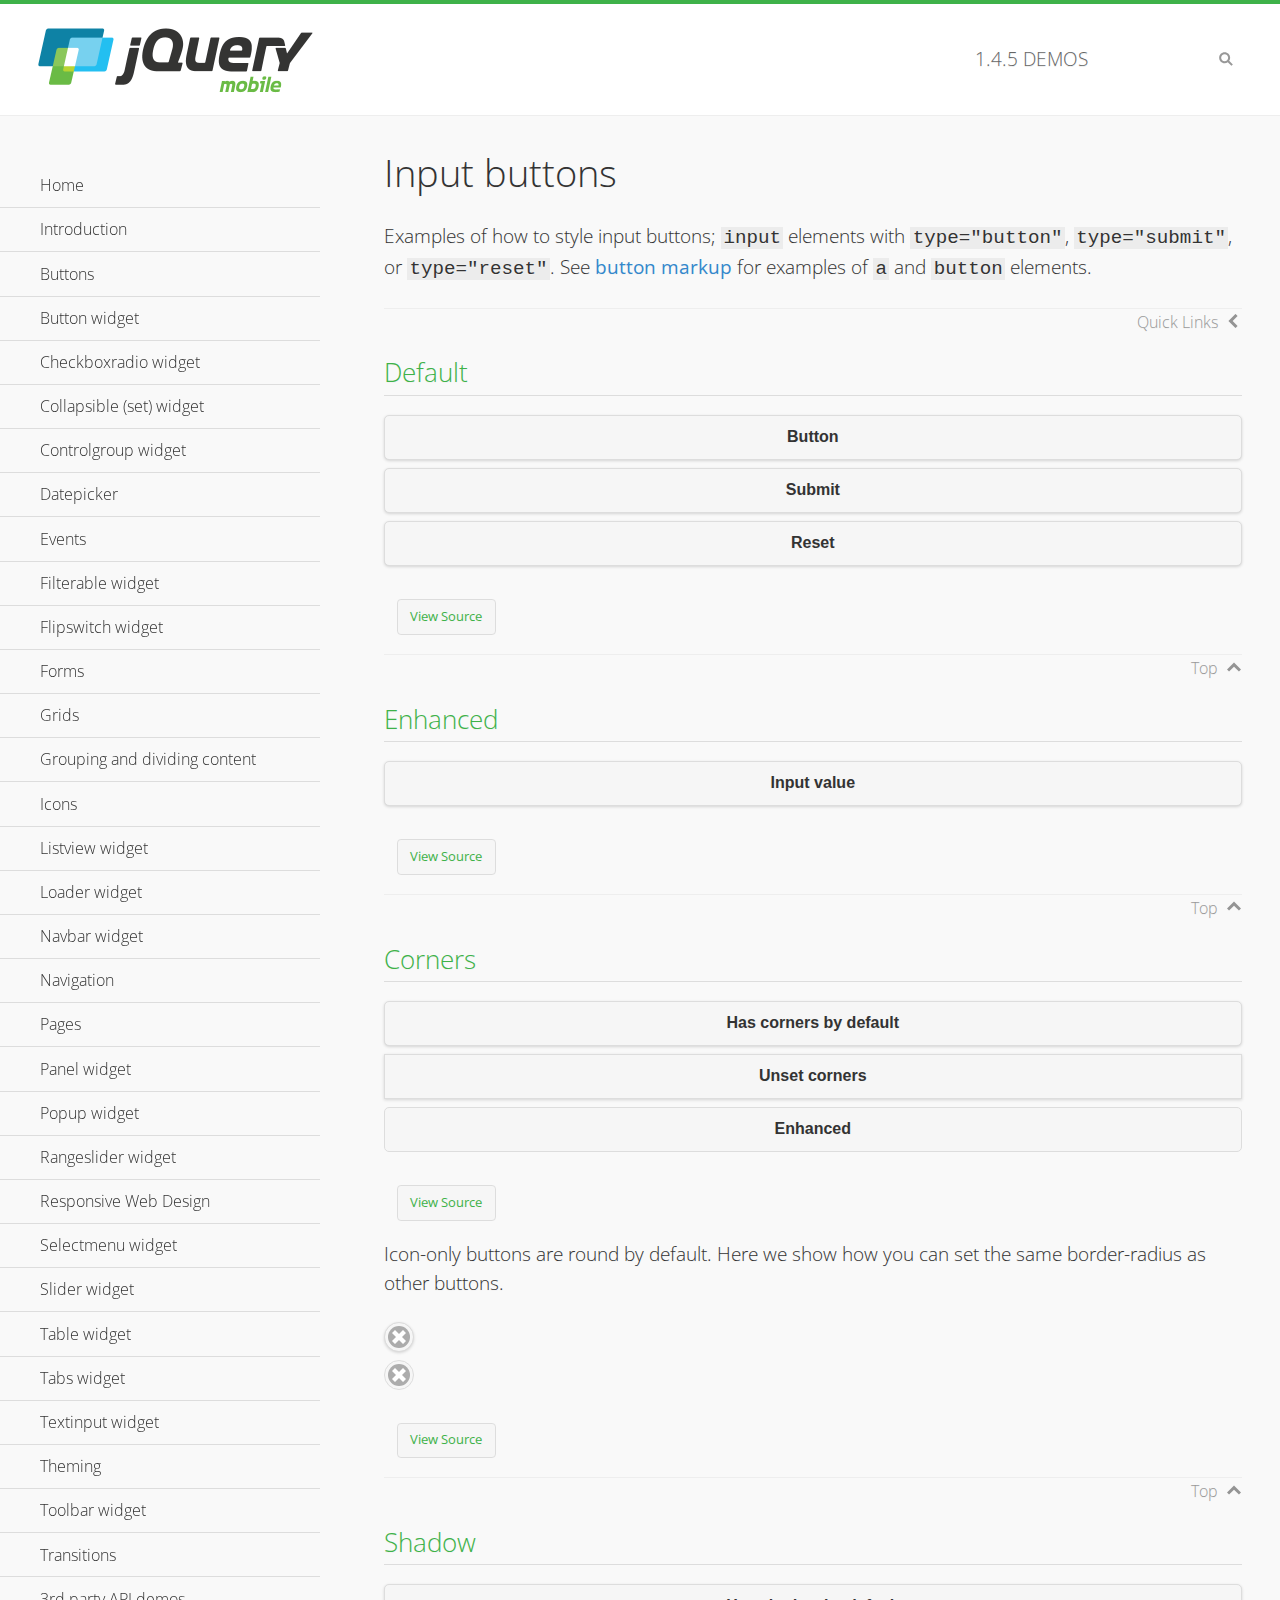
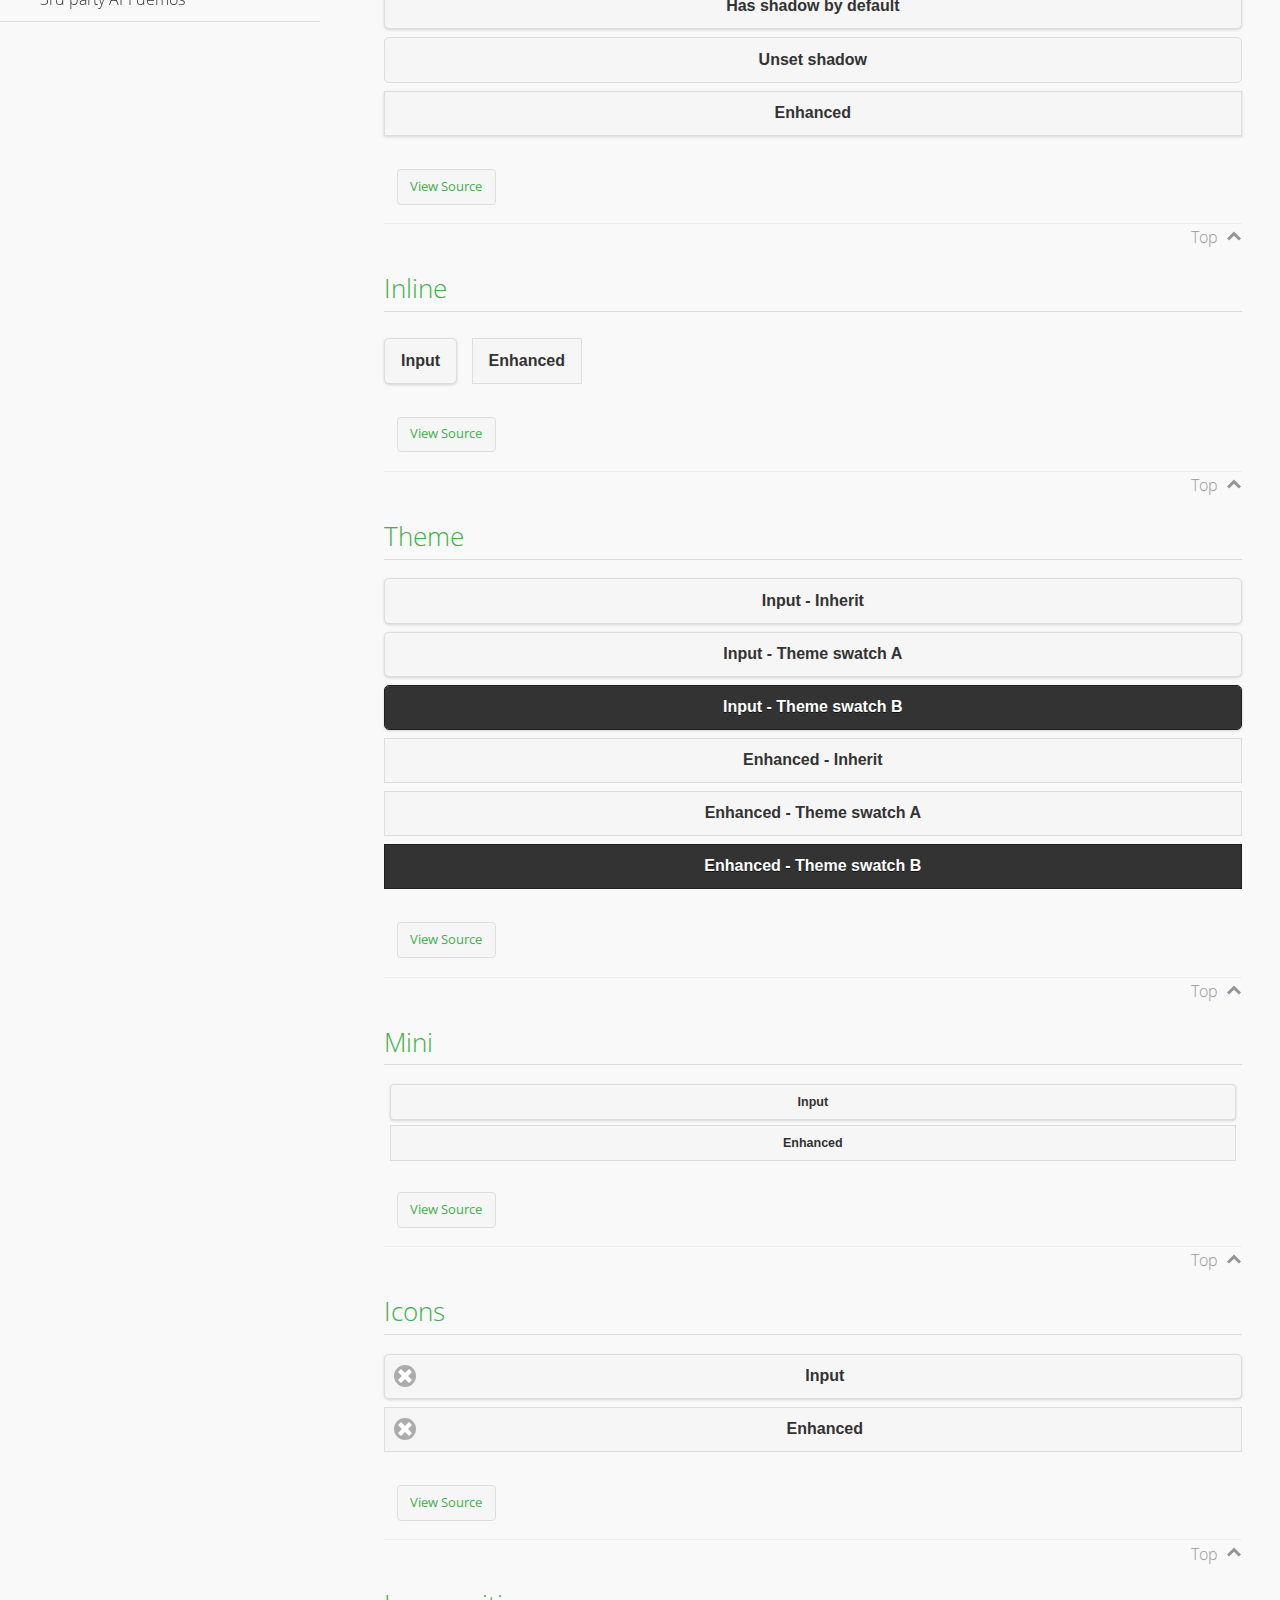
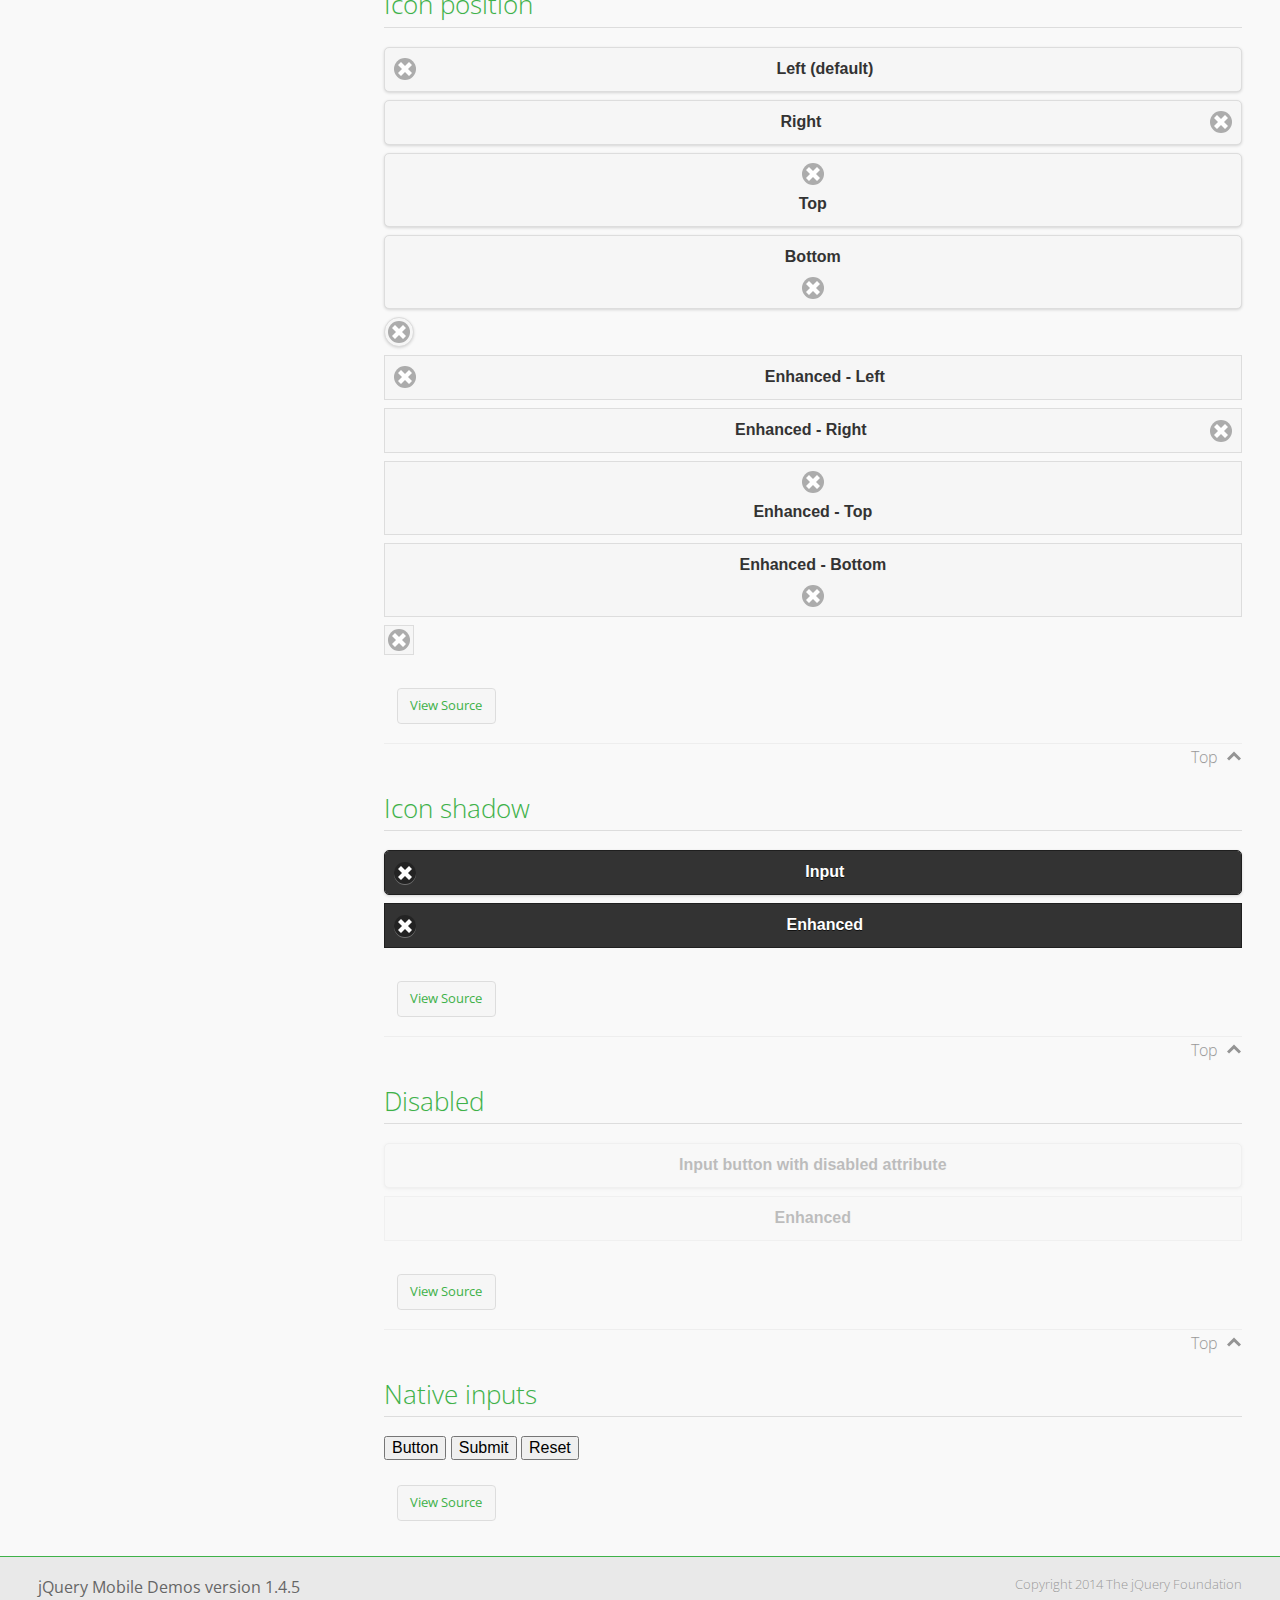
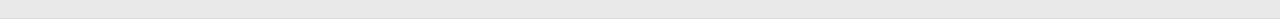
<file: jquerymobile/demos/button/index.html>
<!DOCTYPE html>
<html>
<head>
	<meta charset="utf-8">
	<meta name="viewport" content="width=device-width, initial-scale=1">
	<title>Input buttons - jQuery Mobile Demos</title>
	<link rel="shortcut icon" href="../favicon.ico">
    <link rel="stylesheet" href="http://fonts.googleapis.com/css?family=Open+Sans:300,400,700">
	<link rel="stylesheet" href="../css/themes/default/jquery.mobile-1.4.5.min.css">
	<link rel="stylesheet" href="../_assets/css/jqm-demos.css">
	<script src="../js/jquery.js"></script>
	<script src="../_assets/js/index.js"></script>
	<script src="../js/jquery.mobile-1.4.5.min.js"></script>
</head>
<body>
<div data-role="page" class="jqm-demos" data-quicklinks="true">

	<div data-role="header" class="jqm-header">
		<h2><a href="../" title="jQuery Mobile Demos home"><img src="../_assets/img/jquery-logo.png" alt="jQuery Mobile"></a></h2>
		<p><span class="jqm-version"></span> Demos</p>
		<a href="#" class="jqm-navmenu-link ui-btn ui-btn-icon-notext ui-corner-all ui-icon-bars ui-nodisc-icon ui-alt-icon ui-btn-left">Menu</a>
		<a href="#" class="jqm-search-link ui-btn ui-btn-icon-notext ui-corner-all ui-icon-search ui-nodisc-icon ui-alt-icon ui-btn-right">Search</a>
	</div><!-- /header -->

	<div role="main" class="ui-content jqm-content">

		<h1>Input buttons</h1>

		<p>Examples of how to style input buttons; <code>input</code> elements with <code>type="button"</code>, <code>type="submit"</code>, or <code>type="reset"</code>. See <a href="../button-markup/">button markup</a> for examples of <code>a</code> and <code>button</code> elements.</p>

		<h2>Default</h2>

		<div data-demo-html="true">
			<form>
				<input type="button" value="Button">
				<input type="submit" value="Submit">
				<input type="reset" value="Reset">
			</form>
		</div><!--/demo-html -->

		<h2>Enhanced</h2>

		<div data-demo-html="true">
			<form>
				<div class="ui-input-btn ui-btn ui-corner-all ui-shadow">
					Input value
					<input type="button" data-enhanced="true" value="Input value">
				</div>
			</form>
		</div><!--/demo-html -->

		<h2>Corners</h2>

		<div data-demo-html="true">
			<form>
				<input type="button" value="Has corners by default">
				<input type="button" data-corners="false" value="Unset corners">
				<div class="ui-input-btn ui-btn ui-corner-all">
					Enhanced
					<input type="button" data-enhanced="true" value="Enhanced">
				</div>
			</form>
		</div><!--/demo-html -->

		<p>Icon-only buttons are round by default. Here we show how you can set the same border-radius as other buttons.</p>

		<div data-demo-html="true" data-demo-css="true">
			<form>
				<input type="button" data-icon="delete" data-iconpos="notext" value="Icon only">
				<div id="custom-border-radius">
					<div class="ui-input-btn ui-btn ui-icon-delete ui-btn-icon-notext ui-corner-all">
						Enhanced - Icon only
						<input type="button" data-enhanced="true" value="Enhanced - Icon only">
					</div>
				</div>
			</form>
		</div><!--/demo-html -->

		<h2>Shadow</h2>

		<div data-demo-html="true">
			<form>
				<input type="button" value="Has shadow by default">
				<input type="button" data-shadow="false" value="Unset shadow">
				<div class="ui-input-btn ui-btn ui-shadow">
					Enhanced
					<input type="button" data-enhanced="true" value="Enhanced">
				</div>
			</form>
		</div><!--/demo-html -->

		<h2>Inline</h2>

		<div data-demo-html="true">
			<form>
				<input type="button" data-inline="true" value="Input">
				<div class="ui-input-btn ui-btn ui-btn-inline">
					Enhanced
					<input type="button" data-enhanced="true" value="Enhanced">
				</div>
			</form>
		</div><!--/demo-html -->

		<h2>Theme</h2>

		<div data-demo-html="true">
			<form>
				<input type="button" value="Input - Inherit">
				<input type="button" data-theme="a" value="Input - Theme swatch A">
				<input type="button" data-theme="b" value="Input - Theme swatch B">
				<div class="ui-input-btn ui-btn">
					Enhanced - Inherit
					<input type="button" data-enhanced="true" value="Enhanced - Inherit">
				</div>
				<div class="ui-input-btn ui-btn ui-btn-a">
					Enhanced - Theme swatch A
					<input type="button" data-enhanced="true" value="Enhanced - Theme swatch A">
				</div>
				<div class="ui-input-btn ui-btn ui-btn-b">
					Enhanced - Theme swatch B
					<input type="button" data-enhanced="true" value="Enhanced - Theme swatch B">
				</div>
			</form>
		</div><!--/demo-html -->

		<h2>Mini</h2>

		<div data-demo-html="true">
			<form>
				<input type="button" data-mini="true" value="Input">
				<div class="ui-input-btn ui-btn ui-mini">
					Enhanced
					<input type="button" data-enhanced="true" value="Enhanced">
				</div>
			</form>
		</div><!--/demo-html -->

		<h2>Icons</h2>

		<div data-demo-html="true">
			<form>
				<input type="button" data-icon="delete" value="Input">
				<div class="ui-input-btn ui-btn ui-icon-delete ui-btn-icon-left">
					Enhanced
					<input type="button" data-enhanced="true" value="Enhanced">
				</div>
			</form>
		</div><!--/demo-html -->

		<h2>Icon position</h2>

		<div data-demo-html="true">
			<form>
				<input type="button" data-icon="delete" value="Left (default)">
				<input type="button" data-icon="delete" data-iconpos="right" value="Right">
				<input type="button" data-icon="delete" data-iconpos="top" value="Top">
				<input type="button" data-icon="delete" data-iconpos="bottom" value="Bottom">
				<input type="button" data-icon="delete" data-iconpos="notext" value="Icon only">
				<div class="ui-input-btn ui-btn ui-icon-delete ui-btn-icon-left">
					Enhanced - Left
					<input type="button" data-enhanced="true" value="Enhanced - Left">
				</div>
				<div class="ui-input-btn ui-btn ui-icon-delete ui-btn-icon-right">
					Enhanced - Right
					<input type="button" data-enhanced="true" value="Enhanced - Right">
				</div>
				<div class="ui-input-btn ui-btn ui-icon-delete ui-btn-icon-top">
					Enhanced - Top
					<input type="button" data-enhanced="true" value="Enhanced - Top">
				</div>
				<div class="ui-input-btn ui-btn ui-icon-delete ui-btn-icon-bottom">
					Enhanced - Bottom
					<input type="button" data-enhanced="true" value="Enhanced - Bottom">
				</div>
				<div class="ui-input-btn ui-btn ui-icon-delete ui-btn-icon-notext">
					Enhanced - Icon only
					<input type="button" data-enhanced="true" value="Enhanced - Icon only">
				</div>
			</form>
		</div><!--/demo-html -->

		<h2>Icon shadow</h2>

		<div data-demo-html="true">
			<form>
				<input type="button" data-theme="b" data-icon="delete" data-iconshadow="true" value="Input">
				<div class="ui-input-btn ui-btn ui-btn-b ui-icon-delete ui-btn-icon-left ui-shadow-icon">
					Enhanced
					<input type="button" data-enhanced="true" value="Enhanced">
				</div>
			</form>
		</div><!--/demo-html -->

		<h2>Disabled</h2>

		<div data-demo-html="true">
			<form>
				<input type="button" disabled value="Input button with disabled attribute">
				<div class="ui-input-btn ui-btn ui-state-disabled">
					Enhanced
					<input type="button" disabled data-enhanced="true" value="Enhanced">
				</div>
			</form>
		</div><!--/demo-html -->

		<h2>Native inputs</h2>

		<div data-demo-html="true">
			<form>
				<input type="button" data-role="none" value="Button">
				<input type="submit" data-role="none" value="Submit">
				<input type="reset" data-role="none" value="Reset">
			</form>
		</div><!--/demo-html -->

	</div><!-- /content -->
	    <div data-role="panel" class="jqm-navmenu-panel" data-position="left" data-display="overlay" data-theme="a">
	    	<ul class="jqm-list ui-alt-icon ui-nodisc-icon">
<li data-filtertext="demos homepage" data-icon="home"><a href=".././">Home</a></li>
<li data-filtertext="introduction overview getting started"><a href="../intro/" data-ajax="false">Introduction</a></li>
<li data-filtertext="buttons button markup buttonmarkup method anchor link button element"><a href="../button-markup/" data-ajax="false">Buttons</a></li>
<li data-filtertext="form button widget input button submit reset"><a href="../button/" data-ajax="false">Button widget</a></li>
<li data-role="collapsible" data-enhanced="true" data-collapsed-icon="carat-d" data-expanded-icon="carat-u" data-iconpos="right" data-inset="false" class="ui-collapsible ui-collapsible-themed-content ui-collapsible-collapsed">
	<h3 class="ui-collapsible-heading ui-collapsible-heading-collapsed">
		<a href="#" class="ui-collapsible-heading-toggle ui-btn ui-btn-icon-right ui-btn-inherit ui-icon-carat-d">
		    Checkboxradio widget<span class="ui-collapsible-heading-status"> click to expand contents</span>
		</a>
	</h3>
	<div class="ui-collapsible-content ui-body-inherit ui-collapsible-content-collapsed" aria-hidden="true">
		<ul>
			<li data-filtertext="form checkboxradio widget checkbox input checkboxes controlgroups"><a href="../checkboxradio-checkbox/" data-ajax="false">Checkboxes</a></li>
			<li data-filtertext="form checkboxradio widget radio input radio buttons controlgroups"><a href="../checkboxradio-radio/" data-ajax="false">Radio buttons</a></li>
		</ul>
	</div>
</li>
<li data-role="collapsible" data-enhanced="true" data-collapsed-icon="carat-d" data-expanded-icon="carat-u" data-iconpos="right" data-inset="false" class="ui-collapsible ui-collapsible-themed-content ui-collapsible-collapsed">
	<h3 class="ui-collapsible-heading ui-collapsible-heading-collapsed">
		<a href="#" class="ui-collapsible-heading-toggle ui-btn ui-btn-icon-right ui-btn-inherit ui-icon-carat-d">
			Collapsible (set) widget<span class="ui-collapsible-heading-status"> click to expand contents</span>
		</a>
	</h3>
	<div class="ui-collapsible-content ui-body-inherit ui-collapsible-content-collapsed" aria-hidden="true">
		<ul>
			<li data-filtertext="collapsibles content formatting"><a href="../collapsible/" data-ajax="false">Collapsible</a></li>
			<li data-filtertext="dynamic collapsible set accordion append expand"><a href="../collapsible-dynamic/" data-ajax="false">Dynamic collapsibles</a></li>
			<li data-filtertext="accordions collapsible set widget content formatting grouped collapsibles"><a href="../collapsibleset/" data-ajax="false">Collapsible set</a></li>
		</ul>
	</div>
</li>
<li data-role="collapsible" data-enhanced="true" data-collapsed-icon="carat-d" data-expanded-icon="carat-u" data-iconpos="right" data-inset="false" class="ui-collapsible ui-collapsible-themed-content ui-collapsible-collapsed">
	<h3 class="ui-collapsible-heading ui-collapsible-heading-collapsed">
		<a href="#" class="ui-collapsible-heading-toggle ui-btn ui-btn-icon-right ui-btn-inherit ui-icon-carat-d">
			Controlgroup widget<span class="ui-collapsible-heading-status"> click to expand contents</span>
		</a>
	</h3>
	<div class="ui-collapsible-content ui-body-inherit ui-collapsible-content-collapsed" aria-hidden="true">
		<ul>
			<li data-filtertext="controlgroups selectmenu checkboxradio input grouped buttons horizontal vertical"><a href="../controlgroup/" data-ajax="false">Controlgroup</a></li>
			<li data-filtertext="dynamic controlgroup dynamically add buttons"><a href="../controlgroup-dynamic/" data-ajax="false">Dynamic controlgroups</a></li>
		</ul>
	</div>
</li>
<li data-filtertext="form datepicker widget date input"><a href="../datepicker/" data-ajax="false">Datepicker</a></li>
<li data-role="collapsible" data-enhanced="true" data-collapsed-icon="carat-d" data-expanded-icon="carat-u" data-iconpos="right" data-inset="false" class="ui-collapsible ui-collapsible-themed-content ui-collapsible-collapsed">
	<h3 class="ui-collapsible-heading ui-collapsible-heading-collapsed">
		<a href="#" class="ui-collapsible-heading-toggle ui-btn ui-btn-icon-right ui-btn-inherit ui-icon-carat-d">
			Events<span class="ui-collapsible-heading-status"> click to expand contents</span>
		</a>
	</h3>
	<div class="ui-collapsible-content ui-body-inherit ui-collapsible-content-collapsed" aria-hidden="true">
		<ul>
			<li data-filtertext="swipe to delete list items listviews swipe events"><a href="../swipe-list/" data-ajax="false">Swipe list items</a></li>
			<li data-filtertext="swipe to navigate swipe page navigation swipe events"><a href="../swipe-page/" data-ajax="false">Swipe page navigation</a></li>
		</ul>
	</div>
</li>
<li data-filtertext="filterable filter elements sorting searching listview table"><a href="../filterable/" data-ajax="false">Filterable widget</a></li>
<li data-filtertext="form flipswitch widget flip toggle switch binary select checkbox input"><a href="../flipswitch/" data-ajax="false">Flipswitch widget</a></li>
<li data-role="collapsible" data-enhanced="true" data-collapsed-icon="carat-d" data-expanded-icon="carat-u" data-iconpos="right" data-inset="false" class="ui-collapsible ui-collapsible-themed-content ui-collapsible-collapsed">
	<h3 class="ui-collapsible-heading ui-collapsible-heading-collapsed">
		<a href="#" class="ui-collapsible-heading-toggle ui-btn ui-btn-icon-right ui-btn-inherit ui-icon-carat-d">
			Forms<span class="ui-collapsible-heading-status"> click to expand contents</span>
		</a>
	</h3>
	<div class="ui-collapsible-content ui-body-inherit ui-collapsible-content-collapsed" aria-hidden="true">
		<ul>
			<li data-filtertext="forms text checkbox radio range button submit reset inputs selects textarea slider flipswitch label form elements"><a href="../forms/" data-ajax="false">Forms</a></li>
			<li data-filtertext="form hide labels hidden accessible ui-hidden-accessible forms"><a href="../forms-label-hidden-accessible/" data-ajax="false">Hide labels</a></li>
			<li data-filtertext="form field containers fieldcontain ui-field-contain forms"><a href="../forms-field-contain/" data-ajax="false">Field containers</a></li>
			<li data-filtertext="forms disabled form elements"><a href="../forms-disabled/" data-ajax="false">Forms disabled</a></li>
			<li data-filtertext="forms gallery examples overview forms text checkbox radio range button submit reset inputs selects textarea slider flipswitch label form elements"><a href="../forms-gallery/" data-ajax="false">Forms gallery</a></li>
		</ul>
	</div>
</li>
<li data-role="collapsible" data-enhanced="true" data-collapsed-icon="carat-d" data-expanded-icon="carat-u" data-iconpos="right" data-inset="false" class="ui-collapsible ui-collapsible-themed-content ui-collapsible-collapsed">
	<h3 class="ui-collapsible-heading ui-collapsible-heading-collapsed">
		<a href="#" class="ui-collapsible-heading-toggle ui-btn ui-btn-icon-right ui-btn-inherit ui-icon-carat-d">
			Grids<span class="ui-collapsible-heading-status"> click to expand contents</span>
		</a>
	</h3>
	<div class="ui-collapsible-content ui-body-inherit ui-collapsible-content-collapsed" aria-hidden="true">
		<ul>
			<li data-filtertext="grids columns blocks content formatting rwd responsive css framework"><a href="../grids/" data-ajax="false">Grids</a></li>
			<li data-filtertext="buttons in grids css framework"><a href="../grids-buttons/" data-ajax="false">Buttons in grids</a></li>
			<li data-filtertext="custom responsive grids rwd css framework"><a href="../grids-custom-responsive/" data-ajax="false">Custom responsive grids</a></li>
		</ul>
	</div>
</li>
<li data-filtertext="blocks content formatting sections heading"><a href="../body-bar-classes/" data-ajax="false">Grouping and dividing content</a></li>
<li data-role="collapsible" data-enhanced="true" data-collapsed-icon="carat-d" data-expanded-icon="carat-u" data-iconpos="right" data-inset="false" class="ui-collapsible ui-collapsible-themed-content ui-collapsible-collapsed">
	<h3 class="ui-collapsible-heading ui-collapsible-heading-collapsed">
		<a href="#" class="ui-collapsible-heading-toggle ui-btn ui-btn-icon-right ui-btn-inherit ui-icon-carat-d">
			Icons<span class="ui-collapsible-heading-status"> click to expand contents</span>
		</a>
	</h3>
	<div class="ui-collapsible-content ui-body-inherit ui-collapsible-content-collapsed" aria-hidden="true">
		<ul>
			<li data-filtertext="button icons svg disc alt custom icon position"><a href="../icons/" data-ajax="false">Icons</a></li>
			<li data-filtertext=""><a href="../icons-grunticon/" data-ajax="false">Grunticon loader</a></li>
		</ul>
	</div>
</li>
<li data-role="collapsible" data-enhanced="true" data-collapsed-icon="carat-d" data-expanded-icon="carat-u" data-iconpos="right" data-inset="false" class="ui-collapsible ui-collapsible-themed-content ui-collapsible-collapsed">
	<h3 class="ui-collapsible-heading ui-collapsible-heading-collapsed">
		<a href="#" class="ui-collapsible-heading-toggle ui-btn ui-btn-icon-right ui-btn-inherit ui-icon-carat-d">
			Listview widget<span class="ui-collapsible-heading-status"> click to expand contents</span>
		</a>
	</h3>
	<div class="ui-collapsible-content ui-body-inherit ui-collapsible-content-collapsed" aria-hidden="true">
		<ul>
			<li data-filtertext="listview widget thumbnails icons nested split button collapsible ul ol"><a href="../listview/" data-ajax="false">Listview</a></li>
			<li data-filtertext="autocomplete filterable reveal listview filtertextbeforefilter placeholder"><a href="../listview-autocomplete/" data-ajax="false">Listview autocomplete</a></li>
			<li data-filtertext="autocomplete filterable reveal listview remote data filtertextbeforefilter placeholder"><a href="../listview-autocomplete-remote/" data-ajax="false">Listview autocomplete remote data</a></li>
			<li data-filtertext="autodividers anchor jump scroll linkbars listview lists ul ol"><a href="../listview-autodividers-linkbar/" data-ajax="false">Listview autodividers linkbar</a></li>
			<li data-filtertext="listview autodividers selector autodividersselector lists ul ol"><a href="../listview-autodividers-selector/" data-ajax="false">Listview autodividers selector</a></li>
			<li data-filtertext="listview nested list items"><a href="../listview-nested-lists/" data-ajax="false">Nested Listviews</a></li>
			<li data-filtertext="listview collapsible list items flat"><a href="../listview-collapsible-item-flat/" data-ajax="false">Listview collapsible list items (flat)</a></li>
			<li data-filtertext="listview collapsible list indented"><a href="../listview-collapsible-item-indented/" data-ajax="false">Listview collapsible list items (indented)</a></li>
			<li data-filtertext="grid listview responsive grids responsive listviews lists ul"><a href="../listview-grid/" data-ajax="false">Listview responsive grid</a></li>
		</ul>
	</div>
</li>
<li data-filtertext="loader widget page loading navigation overlay spinner"><a href="../loader/" data-ajax="false">Loader widget</a></li>
<li data-filtertext="navbar widget navmenu toolbars header footer"><a href="../navbar/" data-ajax="false">Navbar widget</a></li>
<li data-role="collapsible" data-enhanced="true" data-collapsed-icon="carat-d" data-expanded-icon="carat-u" data-iconpos="right" data-inset="false" class="ui-collapsible ui-collapsible-themed-content ui-collapsible-collapsed">
	<h3 class="ui-collapsible-heading ui-collapsible-heading-collapsed">
		<a href="#" class="ui-collapsible-heading-toggle ui-btn ui-btn-icon-right ui-btn-inherit ui-icon-carat-d">
			Navigation<span class="ui-collapsible-heading-status"> click to expand contents</span>
		</a>
	</h3>
	<div class="ui-collapsible-content ui-body-inherit ui-collapsible-content-collapsed" aria-hidden="true">
		<ul>
			<li data-filtertext="ajax navigation navigate widget history event method"><a href="../navigation/" data-ajax="false">Navigation</a></li>
			<li data-filtertext="linking pages page links navigation ajax prefetch cache"><a href="../navigation-linking-pages/" data-ajax="false">Linking pages</a></li>
			<!-- <li data-filtertext="php redirect server redirection server-side navigation"><a href="../navigation-php-redirect/" data-ajax="false">PHP redirect demo</a></li>-->
			<li data-filtertext="navigation redirection hash query"><a href="../navigation-hash-processing/" data-ajax="false">Hash processing demo</a></li>
			<li data-filtertext="navigation redirection hash query"><a href="../page-events/" data-ajax="false">Page Navigation Events</a></li>
		</ul>
	</div>
</li>
<li data-role="collapsible" data-enhanced="true" data-collapsed-icon="carat-d" data-expanded-icon="carat-u" data-iconpos="right" data-inset="false" class="ui-collapsible ui-collapsible-themed-content ui-collapsible-collapsed">
	<h3 class="ui-collapsible-heading ui-collapsible-heading-collapsed">
		<a href="#" class="ui-collapsible-heading-toggle ui-btn ui-btn-icon-right ui-btn-inherit ui-icon-carat-d">
			Pages<span class="ui-collapsible-heading-status"> click to expand contents</span>
		</a>
	</h3>
	<div class="ui-collapsible-content ui-body-inherit ui-collapsible-content-collapsed" aria-hidden="true">
		<ul>
			<li data-filtertext="pages page widget ajax navigation"><a href="../pages/" data-ajax="false">Pages</a></li>
			<li data-filtertext="single page"><a href="../pages-single-page/" data-ajax="false">Single page</a></li>
			<li data-filtertext="multipage multi-page page"><a href="../pages-multi-page/" data-ajax="false">Multi-page template</a></li>
			<li data-filtertext="dialog page widget modal popup"><a href="../pages-dialog/" data-ajax="false">Dialog page</a></li>
		</ul>
	</div>
</li>
<li data-role="collapsible" data-enhanced="true" data-collapsed-icon="carat-d" data-expanded-icon="carat-u" data-iconpos="right" data-inset="false" class="ui-collapsible ui-collapsible-themed-content ui-collapsible-collapsed">
	<h3 class="ui-collapsible-heading ui-collapsible-heading-collapsed">
		<a href="#" class="ui-collapsible-heading-toggle ui-btn ui-btn-icon-right ui-btn-inherit ui-icon-carat-d">
			Panel widget<span class="ui-collapsible-heading-status"> click to expand contents</span>
		</a>
	</h3>
	<div class="ui-collapsible-content ui-body-inherit ui-collapsible-content-collapsed" aria-hidden="true">
		<ul>
			<li data-filtertext="panel widget sliding panels reveal push overlay responsive"><a href="../panel/" data-ajax="false">Panel</a></li>
			<li data-filtertext=""><a href="../panel-external/" data-ajax="false">External panels</a></li>
			<li data-filtertext="panel "><a href="../panel-fixed/" data-ajax="false">Fixed panels</a></li>
			<li data-filtertext="panel slide panels sliding panels shadow rwd responsive breakpoint"><a href="../panel-responsive/" data-ajax="false">Panels responsive</a></li>
			<li data-filtertext="panel custom style custom panel width reveal shadow listview panel styling page background wrapper"><a href="../panel-styling/" data-ajax="false">Custom panel style</a></li>
			<li data-filtertext="panel open on swipe"><a href="../panel-swipe-open/" data-ajax="false">Panel open on swipe</a></li>
			<li data-filtertext="panels outside page internal external toolbars"><a href="../panel-external-internal/" data-ajax="false">Panel external and internal</a></li>
		</ul>
	</div>
</li>
<li data-role="collapsible" data-enhanced="true" data-collapsed-icon="carat-d" data-expanded-icon="carat-u" data-iconpos="right" data-inset="false" class="ui-collapsible ui-collapsible-themed-content ui-collapsible-collapsed">
	<h3 class="ui-collapsible-heading ui-collapsible-heading-collapsed">
		<a href="#" class="ui-collapsible-heading-toggle ui-btn ui-btn-icon-right ui-btn-inherit ui-icon-carat-d">
			Popup widget<span class="ui-collapsible-heading-status"> click to expand contents</span>
		</a>
	</h3>
	<div class="ui-collapsible-content ui-body-inherit ui-collapsible-content-collapsed" aria-hidden="true">
		<ul>
			<li data-filtertext="popup widget popups dialog modal transition tooltip lightbox form overlay screen flip pop fade transition"><a href="../popup/" data-ajax="false">Popup</a></li>
			<li data-filtertext="popup alignment position"><a href="../popup-alignment/" data-ajax="false">Popup alignment</a></li>
			<li data-filtertext="popup arrow size popups popover"><a href="../popup-arrow-size/" data-ajax="false">Popup arrow size</a></li>
			<li data-filtertext="dynamic popups popup images lightbox"><a href="../popup-dynamic/" data-ajax="false">Dynamic popups</a></li>
			<li data-filtertext="popups with iframes scaling"><a href="../popup-iframe/" data-ajax="false">Popups with iframes</a></li>
			<li data-filtertext="popup image scaling"><a href="../popup-image-scaling/" data-ajax="false">Popup image scaling</a></li>
			<li data-filtertext="external popup outside multi-page"><a href="../popup-outside-multipage/" data-ajax="false">Popup outside multi-page</a></li>
		</ul>
	</div>
</li>
<li data-filtertext="form rangeslider widget dual sliders dual handle sliders range input"><a href="../rangeslider/" data-ajax="false">Rangeslider widget</a></li>
<li data-filtertext="responsive web design rwd adaptive progressive enhancement PE accessible mobile breakpoints media query media queries"><a href="../rwd/" data-ajax="false">Responsive Web Design</a></li>
<li data-role="collapsible" data-enhanced="true" data-collapsed-icon="carat-d" data-expanded-icon="carat-u" data-iconpos="right" data-inset="false" class="ui-collapsible ui-collapsible-themed-content ui-collapsible-collapsed">
	<h3 class="ui-collapsible-heading ui-collapsible-heading-collapsed">
		<a href="#" class="ui-collapsible-heading-toggle ui-btn ui-btn-icon-right ui-btn-inherit ui-icon-carat-d">
			Selectmenu widget<span class="ui-collapsible-heading-status"> click to expand contents</span>
		</a>
	</h3>
	<div class="ui-collapsible-content ui-body-inherit ui-collapsible-content-collapsed" aria-hidden="true">
		<ul>
			<li data-filtertext="form selectmenu widget select input custom select menu selects"><a href="../selectmenu/" data-ajax="false">Selectmenu</a></li>
			<li data-filtertext="form custom select menu selectmenu widget custom menu option optgroup multiple selects"><a href="../selectmenu-custom/" data-ajax="false">Custom select menu</a></li>
			<li data-filtertext="filterable select filter popup dialog"><a href="../selectmenu-custom-filter/" data-ajax="false">Custom select menu with filter</a></li>
		</ul>
	</div>
</li>
<li data-role="collapsible" data-enhanced="true" data-collapsed-icon="carat-d" data-expanded-icon="carat-u" data-iconpos="right" data-inset="false" class="ui-collapsible ui-collapsible-themed-content ui-collapsible-collapsed">
	<h3 class="ui-collapsible-heading ui-collapsible-heading-collapsed">
		<a href="#" class="ui-collapsible-heading-toggle ui-btn ui-btn-icon-right ui-btn-inherit ui-icon-carat-d">
			Slider widget<span class="ui-collapsible-heading-status"> click to expand contents</span>
		</a>
	</h3>
	<div class="ui-collapsible-content ui-body-inherit ui-collapsible-content-collapsed" aria-hidden="true">
		<ul>
			<li data-filtertext="form slider widget range input single sliders"><a href="../slider/" data-ajax="false">Slider</a></li>
			<li data-filtertext="form slider widget flipswitch slider binary select flip toggle switch"><a href="../slider-flipswitch/" data-ajax="false">Slider flip toggle switch</a></li>
			<li data-filtertext="form slider tooltip handle value input range sliders"><a href="../slider-tooltip/" data-ajax="false">Slider tooltip</a></li>
		</ul>
	</div>
</li>
<li data-role="collapsible" data-enhanced="true" data-collapsed-icon="carat-d" data-expanded-icon="carat-u" data-iconpos="right" data-inset="false" class="ui-collapsible ui-collapsible-themed-content ui-collapsible-collapsed">
	<h3 class="ui-collapsible-heading ui-collapsible-heading-collapsed">
		<a href="#" class="ui-collapsible-heading-toggle ui-btn ui-btn-icon-right ui-btn-inherit ui-icon-carat-d">
			Table widget<span class="ui-collapsible-heading-status"> click to expand contents</span>
		</a>
	</h3>
	<div class="ui-collapsible-content ui-body-inherit ui-collapsible-content-collapsed" aria-hidden="true">
		<ul>
			<li data-filtertext="table widget reflow column toggle th td responsive tables rwd hide show tabular"><a href="../table-column-toggle/" data-ajax="false">Table Column Toggle</a></li>
			<li data-filtertext="table column toggle phone comparison demo"><a href="../table-column-toggle-example/" data-ajax="false">Table Column Toggle demo</a></li>
			<li data-filtertext="responsive tables table column toggle heading groups rwd breakpoint"><a href="../table-column-toggle-heading-groups/" data-ajax="false">Table Column Toggle heading groups</a></li>
			<li data-filtertext="responsive tables table column toggle hide rwd breakpoint customization options"><a href="../table-column-toggle-options/" data-ajax="false">Table Column Toggle options</a></li>
			<li data-filtertext="table reflow th td responsive rwd columns tabular"><a href="../table-reflow/" data-ajax="false">Table Reflow</a></li>
			<li data-filtertext="responsive tables table reflow heading groups rwd breakpoint"><a href="../table-reflow-heading-groups/" data-ajax="false">Table Reflow heading groups</a></li>
			<li data-filtertext="responsive tables table reflow stripes strokes table style"><a href="../table-reflow-stripes-strokes/" data-ajax="false">Table Reflow stripes and strokes</a></li>
			<li data-filtertext="responsive tables table reflow stack custom styles"><a href="../table-reflow-styling/" data-ajax="false">Table Reflow custom styles</a></li>
		</ul>
	</div>
</li>
<li data-filtertext="ui tabs widget"><a href="../tabs/" data-ajax="false">Tabs widget</a></li>
<li data-filtertext="form textinput widget text input textarea number date time tel email file color password"><a href="../textinput/" data-ajax="false">Textinput widget</a></li>
<li data-role="collapsible" data-enhanced="true" data-collapsed-icon="carat-d" data-expanded-icon="carat-u" data-iconpos="right" data-inset="false" class="ui-collapsible ui-collapsible-themed-content ui-collapsible-collapsed">
	<h3 class="ui-collapsible-heading ui-collapsible-heading-collapsed">
		<a href="#" class="ui-collapsible-heading-toggle ui-btn ui-btn-icon-right ui-btn-inherit ui-icon-carat-d">
			Theming<span class="ui-collapsible-heading-status"> click to expand contents</span>
		</a>
	</h3>
	<div class="ui-collapsible-content ui-body-inherit ui-collapsible-content-collapsed" aria-hidden="true">
		<ul>
			<li data-filtertext="default theme swatches theming style css"><a href="../theme-default/" data-ajax="false">Default theme</a></li>
			<li data-filtertext="classic theme old theme swatches theming style css"><a href="../theme-classic/" data-ajax="false">Classic theme</a></li>
		</ul>
	</div>
</li>
<li data-role="collapsible" data-enhanced="true" data-collapsed-icon="carat-d" data-expanded-icon="carat-u" data-iconpos="right" data-inset="false" class="ui-collapsible ui-collapsible-themed-content ui-collapsible-collapsed">
	<h3 class="ui-collapsible-heading ui-collapsible-heading-collapsed">
		<a href="#" class="ui-collapsible-heading-toggle ui-btn ui-btn-icon-right ui-btn-inherit ui-icon-carat-d">
			Toolbar widget<span class="ui-collapsible-heading-status"> click to expand contents</span>
		</a>
	</h3>
	<div class="ui-collapsible-content ui-body-inherit ui-collapsible-content-collapsed" aria-hidden="true">
		<ul>
			<li data-filtertext="toolbar widget header footer toolbars fixed fullscreen external sections"><a href="../toolbar/" data-ajax="false">Toolbar</a></li>
			<li data-filtertext="dynamic toolbars dynamically add toolbar header footer"><a href="../toolbar-dynamic/" data-ajax="false">Dynamic toolbars</a></li>
			<li data-filtertext="external toolbars header footer"><a href="../toolbar-external/" data-ajax="false">External toolbars</a></li>
			<li data-filtertext="fixed toolbars header footer"><a href="../toolbar-fixed/" data-ajax="false">Fixed toolbars</a></li>
			<li data-filtertext="fixed fullscreen toolbars header footer"><a href="../toolbar-fixed-fullscreen/" data-ajax="false">Fullscreen toolbars</a></li>
			<li data-filtertext="external fixed toolbars header footer"><a href="../toolbar-fixed-external/" data-ajax="false">Fixed external toolbars</a></li>
			<li data-filtertext="external persistent toolbars header footer navbar navmenu"><a href="../toolbar-fixed-persistent/" data-ajax="false">Persistent toolbars</a></li>
			<li data-filtertext="external ajax optimized toolbars persistent toolbars header footer navbar"><a href="../toolbar-fixed-persistent-optimized/" data-ajax="false">Ajax optimized toolbars</a></li>
			<li data-filtertext="form in toolbars header footer"><a href="../toolbar-fixed-forms/" data-ajax="false">Form in toolbar</a></li>
		</ul>
	</div>
</li>
<li data-filtertext="page transitions animated pages popup navigation flip slide fade pop"><a href="../transitions/" data-ajax="false">Transitions</a></li>
<li data-role="collapsible" data-enhanced="true" data-collapsed-icon="carat-d" data-expanded-icon="carat-u" data-iconpos="right" data-inset="false" class="ui-collapsible ui-collapsible-themed-content ui-collapsible-collapsed">
	<h3 class="ui-collapsible-heading ui-collapsible-heading-collapsed">
		<a href="#" class="ui-collapsible-heading-toggle ui-btn ui-btn-icon-right ui-btn-inherit ui-icon-carat-d">
			3rd party API demos<span class="ui-collapsible-heading-status"> click to expand contents</span>
		</a>
	</h3>
	<div class="ui-collapsible-content ui-body-inherit ui-collapsible-content-collapsed" aria-hidden="true">
		<ul>
			<li data-filtertext="backbone requirejs navigation router"><a href="../backbone-requirejs/" data-ajax="false">Backbone RequireJS</a></li>
			<li data-filtertext="google maps geolocation demo"><a href="../map-geolocation/" data-ajax="false">Google Maps geolocation</a></li>
			<li data-filtertext="google maps hybrid"><a href="../map-list-toggle/" data-ajax="false">Google Maps list toggle</a></li>
		</ul>
	</div>
</li>



		     </ul>
		</div><!-- /panel -->


	<div data-role="footer" data-position="fixed" data-tap-toggle="false" class="jqm-footer">
		<p>jQuery Mobile Demos version <span class="jqm-version"></span></p>
		<p>Copyright 2014 The jQuery Foundation</p>
	</div><!-- /footer -->
	<!-- TODO: This should become an external panel so we can add input to markup (unique ID) -->
    <div data-role="panel" class="jqm-search-panel" data-position="right" data-display="overlay" data-theme="a">
		<div class="jqm-search">
			<ul class="jqm-list" data-filter-placeholder="Search demos..." data-filter-reveal="true">
<li data-filtertext="demos homepage" data-icon="home"><a href=".././">Home</a></li>
<li data-filtertext="introduction overview getting started"><a href="../intro/" data-ajax="false">Introduction</a></li>
<li data-filtertext="buttons button markup buttonmarkup method anchor link button element"><a href="../button-markup/" data-ajax="false">Buttons</a></li>
<li data-filtertext="form button widget input button submit reset"><a href="../button/" data-ajax="false">Button widget</a></li>
<li data-role="collapsible" data-enhanced="true" data-collapsed-icon="carat-d" data-expanded-icon="carat-u" data-iconpos="right" data-inset="false" class="ui-collapsible ui-collapsible-themed-content ui-collapsible-collapsed">
	<h3 class="ui-collapsible-heading ui-collapsible-heading-collapsed">
		<a href="#" class="ui-collapsible-heading-toggle ui-btn ui-btn-icon-right ui-btn-inherit ui-icon-carat-d">
		    Checkboxradio widget<span class="ui-collapsible-heading-status"> click to expand contents</span>
		</a>
	</h3>
	<div class="ui-collapsible-content ui-body-inherit ui-collapsible-content-collapsed" aria-hidden="true">
		<ul>
			<li data-filtertext="form checkboxradio widget checkbox input checkboxes controlgroups"><a href="../checkboxradio-checkbox/" data-ajax="false">Checkboxes</a></li>
			<li data-filtertext="form checkboxradio widget radio input radio buttons controlgroups"><a href="../checkboxradio-radio/" data-ajax="false">Radio buttons</a></li>
		</ul>
	</div>
</li>
<li data-role="collapsible" data-enhanced="true" data-collapsed-icon="carat-d" data-expanded-icon="carat-u" data-iconpos="right" data-inset="false" class="ui-collapsible ui-collapsible-themed-content ui-collapsible-collapsed">
	<h3 class="ui-collapsible-heading ui-collapsible-heading-collapsed">
		<a href="#" class="ui-collapsible-heading-toggle ui-btn ui-btn-icon-right ui-btn-inherit ui-icon-carat-d">
			Collapsible (set) widget<span class="ui-collapsible-heading-status"> click to expand contents</span>
		</a>
	</h3>
	<div class="ui-collapsible-content ui-body-inherit ui-collapsible-content-collapsed" aria-hidden="true">
		<ul>
			<li data-filtertext="collapsibles content formatting"><a href="../collapsible/" data-ajax="false">Collapsible</a></li>
			<li data-filtertext="dynamic collapsible set accordion append expand"><a href="../collapsible-dynamic/" data-ajax="false">Dynamic collapsibles</a></li>
			<li data-filtertext="accordions collapsible set widget content formatting grouped collapsibles"><a href="../collapsibleset/" data-ajax="false">Collapsible set</a></li>
		</ul>
	</div>
</li>
<li data-role="collapsible" data-enhanced="true" data-collapsed-icon="carat-d" data-expanded-icon="carat-u" data-iconpos="right" data-inset="false" class="ui-collapsible ui-collapsible-themed-content ui-collapsible-collapsed">
	<h3 class="ui-collapsible-heading ui-collapsible-heading-collapsed">
		<a href="#" class="ui-collapsible-heading-toggle ui-btn ui-btn-icon-right ui-btn-inherit ui-icon-carat-d">
			Controlgroup widget<span class="ui-collapsible-heading-status"> click to expand contents</span>
		</a>
	</h3>
	<div class="ui-collapsible-content ui-body-inherit ui-collapsible-content-collapsed" aria-hidden="true">
		<ul>
			<li data-filtertext="controlgroups selectmenu checkboxradio input grouped buttons horizontal vertical"><a href="../controlgroup/" data-ajax="false">Controlgroup</a></li>
			<li data-filtertext="dynamic controlgroup dynamically add buttons"><a href="../controlgroup-dynamic/" data-ajax="false">Dynamic controlgroups</a></li>
		</ul>
	</div>
</li>
<li data-filtertext="form datepicker widget date input"><a href="../datepicker/" data-ajax="false">Datepicker</a></li>
<li data-role="collapsible" data-enhanced="true" data-collapsed-icon="carat-d" data-expanded-icon="carat-u" data-iconpos="right" data-inset="false" class="ui-collapsible ui-collapsible-themed-content ui-collapsible-collapsed">
	<h3 class="ui-collapsible-heading ui-collapsible-heading-collapsed">
		<a href="#" class="ui-collapsible-heading-toggle ui-btn ui-btn-icon-right ui-btn-inherit ui-icon-carat-d">
			Events<span class="ui-collapsible-heading-status"> click to expand contents</span>
		</a>
	</h3>
	<div class="ui-collapsible-content ui-body-inherit ui-collapsible-content-collapsed" aria-hidden="true">
		<ul>
			<li data-filtertext="swipe to delete list items listviews swipe events"><a href="../swipe-list/" data-ajax="false">Swipe list items</a></li>
			<li data-filtertext="swipe to navigate swipe page navigation swipe events"><a href="../swipe-page/" data-ajax="false">Swipe page navigation</a></li>
		</ul>
	</div>
</li>
<li data-filtertext="filterable filter elements sorting searching listview table"><a href="../filterable/" data-ajax="false">Filterable widget</a></li>
<li data-filtertext="form flipswitch widget flip toggle switch binary select checkbox input"><a href="../flipswitch/" data-ajax="false">Flipswitch widget</a></li>
<li data-role="collapsible" data-enhanced="true" data-collapsed-icon="carat-d" data-expanded-icon="carat-u" data-iconpos="right" data-inset="false" class="ui-collapsible ui-collapsible-themed-content ui-collapsible-collapsed">
	<h3 class="ui-collapsible-heading ui-collapsible-heading-collapsed">
		<a href="#" class="ui-collapsible-heading-toggle ui-btn ui-btn-icon-right ui-btn-inherit ui-icon-carat-d">
			Forms<span class="ui-collapsible-heading-status"> click to expand contents</span>
		</a>
	</h3>
	<div class="ui-collapsible-content ui-body-inherit ui-collapsible-content-collapsed" aria-hidden="true">
		<ul>
			<li data-filtertext="forms text checkbox radio range button submit reset inputs selects textarea slider flipswitch label form elements"><a href="../forms/" data-ajax="false">Forms</a></li>
			<li data-filtertext="form hide labels hidden accessible ui-hidden-accessible forms"><a href="../forms-label-hidden-accessible/" data-ajax="false">Hide labels</a></li>
			<li data-filtertext="form field containers fieldcontain ui-field-contain forms"><a href="../forms-field-contain/" data-ajax="false">Field containers</a></li>
			<li data-filtertext="forms disabled form elements"><a href="../forms-disabled/" data-ajax="false">Forms disabled</a></li>
			<li data-filtertext="forms gallery examples overview forms text checkbox radio range button submit reset inputs selects textarea slider flipswitch label form elements"><a href="../forms-gallery/" data-ajax="false">Forms gallery</a></li>
		</ul>
	</div>
</li>
<li data-role="collapsible" data-enhanced="true" data-collapsed-icon="carat-d" data-expanded-icon="carat-u" data-iconpos="right" data-inset="false" class="ui-collapsible ui-collapsible-themed-content ui-collapsible-collapsed">
	<h3 class="ui-collapsible-heading ui-collapsible-heading-collapsed">
		<a href="#" class="ui-collapsible-heading-toggle ui-btn ui-btn-icon-right ui-btn-inherit ui-icon-carat-d">
			Grids<span class="ui-collapsible-heading-status"> click to expand contents</span>
		</a>
	</h3>
	<div class="ui-collapsible-content ui-body-inherit ui-collapsible-content-collapsed" aria-hidden="true">
		<ul>
			<li data-filtertext="grids columns blocks content formatting rwd responsive css framework"><a href="../grids/" data-ajax="false">Grids</a></li>
			<li data-filtertext="buttons in grids css framework"><a href="../grids-buttons/" data-ajax="false">Buttons in grids</a></li>
			<li data-filtertext="custom responsive grids rwd css framework"><a href="../grids-custom-responsive/" data-ajax="false">Custom responsive grids</a></li>
		</ul>
	</div>
</li>
<li data-filtertext="blocks content formatting sections heading"><a href="../body-bar-classes/" data-ajax="false">Grouping and dividing content</a></li>
<li data-role="collapsible" data-enhanced="true" data-collapsed-icon="carat-d" data-expanded-icon="carat-u" data-iconpos="right" data-inset="false" class="ui-collapsible ui-collapsible-themed-content ui-collapsible-collapsed">
	<h3 class="ui-collapsible-heading ui-collapsible-heading-collapsed">
		<a href="#" class="ui-collapsible-heading-toggle ui-btn ui-btn-icon-right ui-btn-inherit ui-icon-carat-d">
			Icons<span class="ui-collapsible-heading-status"> click to expand contents</span>
		</a>
	</h3>
	<div class="ui-collapsible-content ui-body-inherit ui-collapsible-content-collapsed" aria-hidden="true">
		<ul>
			<li data-filtertext="button icons svg disc alt custom icon position"><a href="../icons/" data-ajax="false">Icons</a></li>
			<li data-filtertext=""><a href="../icons-grunticon/" data-ajax="false">Grunticon loader</a></li>
		</ul>
	</div>
</li>
<li data-role="collapsible" data-enhanced="true" data-collapsed-icon="carat-d" data-expanded-icon="carat-u" data-iconpos="right" data-inset="false" class="ui-collapsible ui-collapsible-themed-content ui-collapsible-collapsed">
	<h3 class="ui-collapsible-heading ui-collapsible-heading-collapsed">
		<a href="#" class="ui-collapsible-heading-toggle ui-btn ui-btn-icon-right ui-btn-inherit ui-icon-carat-d">
			Listview widget<span class="ui-collapsible-heading-status"> click to expand contents</span>
		</a>
	</h3>
	<div class="ui-collapsible-content ui-body-inherit ui-collapsible-content-collapsed" aria-hidden="true">
		<ul>
			<li data-filtertext="listview widget thumbnails icons nested split button collapsible ul ol"><a href="../listview/" data-ajax="false">Listview</a></li>
			<li data-filtertext="autocomplete filterable reveal listview filtertextbeforefilter placeholder"><a href="../listview-autocomplete/" data-ajax="false">Listview autocomplete</a></li>
			<li data-filtertext="autocomplete filterable reveal listview remote data filtertextbeforefilter placeholder"><a href="../listview-autocomplete-remote/" data-ajax="false">Listview autocomplete remote data</a></li>
			<li data-filtertext="autodividers anchor jump scroll linkbars listview lists ul ol"><a href="../listview-autodividers-linkbar/" data-ajax="false">Listview autodividers linkbar</a></li>
			<li data-filtertext="listview autodividers selector autodividersselector lists ul ol"><a href="../listview-autodividers-selector/" data-ajax="false">Listview autodividers selector</a></li>
			<li data-filtertext="listview nested list items"><a href="../listview-nested-lists/" data-ajax="false">Nested Listviews</a></li>
			<li data-filtertext="listview collapsible list items flat"><a href="../listview-collapsible-item-flat/" data-ajax="false">Listview collapsible list items (flat)</a></li>
			<li data-filtertext="listview collapsible list indented"><a href="../listview-collapsible-item-indented/" data-ajax="false">Listview collapsible list items (indented)</a></li>
			<li data-filtertext="grid listview responsive grids responsive listviews lists ul"><a href="../listview-grid/" data-ajax="false">Listview responsive grid</a></li>
		</ul>
	</div>
</li>
<li data-filtertext="loader widget page loading navigation overlay spinner"><a href="../loader/" data-ajax="false">Loader widget</a></li>
<li data-filtertext="navbar widget navmenu toolbars header footer"><a href="../navbar/" data-ajax="false">Navbar widget</a></li>
<li data-role="collapsible" data-enhanced="true" data-collapsed-icon="carat-d" data-expanded-icon="carat-u" data-iconpos="right" data-inset="false" class="ui-collapsible ui-collapsible-themed-content ui-collapsible-collapsed">
	<h3 class="ui-collapsible-heading ui-collapsible-heading-collapsed">
		<a href="#" class="ui-collapsible-heading-toggle ui-btn ui-btn-icon-right ui-btn-inherit ui-icon-carat-d">
			Navigation<span class="ui-collapsible-heading-status"> click to expand contents</span>
		</a>
	</h3>
	<div class="ui-collapsible-content ui-body-inherit ui-collapsible-content-collapsed" aria-hidden="true">
		<ul>
			<li data-filtertext="ajax navigation navigate widget history event method"><a href="../navigation/" data-ajax="false">Navigation</a></li>
			<li data-filtertext="linking pages page links navigation ajax prefetch cache"><a href="../navigation-linking-pages/" data-ajax="false">Linking pages</a></li>
			<!-- <li data-filtertext="php redirect server redirection server-side navigation"><a href="../navigation-php-redirect/" data-ajax="false">PHP redirect demo</a></li>-->
			<li data-filtertext="navigation redirection hash query"><a href="../navigation-hash-processing/" data-ajax="false">Hash processing demo</a></li>
			<li data-filtertext="navigation redirection hash query"><a href="../page-events/" data-ajax="false">Page Navigation Events</a></li>
		</ul>
	</div>
</li>
<li data-role="collapsible" data-enhanced="true" data-collapsed-icon="carat-d" data-expanded-icon="carat-u" data-iconpos="right" data-inset="false" class="ui-collapsible ui-collapsible-themed-content ui-collapsible-collapsed">
	<h3 class="ui-collapsible-heading ui-collapsible-heading-collapsed">
		<a href="#" class="ui-collapsible-heading-toggle ui-btn ui-btn-icon-right ui-btn-inherit ui-icon-carat-d">
			Pages<span class="ui-collapsible-heading-status"> click to expand contents</span>
		</a>
	</h3>
	<div class="ui-collapsible-content ui-body-inherit ui-collapsible-content-collapsed" aria-hidden="true">
		<ul>
			<li data-filtertext="pages page widget ajax navigation"><a href="../pages/" data-ajax="false">Pages</a></li>
			<li data-filtertext="single page"><a href="../pages-single-page/" data-ajax="false">Single page</a></li>
			<li data-filtertext="multipage multi-page page"><a href="../pages-multi-page/" data-ajax="false">Multi-page template</a></li>
			<li data-filtertext="dialog page widget modal popup"><a href="../pages-dialog/" data-ajax="false">Dialog page</a></li>
		</ul>
	</div>
</li>
<li data-role="collapsible" data-enhanced="true" data-collapsed-icon="carat-d" data-expanded-icon="carat-u" data-iconpos="right" data-inset="false" class="ui-collapsible ui-collapsible-themed-content ui-collapsible-collapsed">
	<h3 class="ui-collapsible-heading ui-collapsible-heading-collapsed">
		<a href="#" class="ui-collapsible-heading-toggle ui-btn ui-btn-icon-right ui-btn-inherit ui-icon-carat-d">
			Panel widget<span class="ui-collapsible-heading-status"> click to expand contents</span>
		</a>
	</h3>
	<div class="ui-collapsible-content ui-body-inherit ui-collapsible-content-collapsed" aria-hidden="true">
		<ul>
			<li data-filtertext="panel widget sliding panels reveal push overlay responsive"><a href="../panel/" data-ajax="false">Panel</a></li>
			<li data-filtertext=""><a href="../panel-external/" data-ajax="false">External panels</a></li>
			<li data-filtertext="panel "><a href="../panel-fixed/" data-ajax="false">Fixed panels</a></li>
			<li data-filtertext="panel slide panels sliding panels shadow rwd responsive breakpoint"><a href="../panel-responsive/" data-ajax="false">Panels responsive</a></li>
			<li data-filtertext="panel custom style custom panel width reveal shadow listview panel styling page background wrapper"><a href="../panel-styling/" data-ajax="false">Custom panel style</a></li>
			<li data-filtertext="panel open on swipe"><a href="../panel-swipe-open/" data-ajax="false">Panel open on swipe</a></li>
			<li data-filtertext="panels outside page internal external toolbars"><a href="../panel-external-internal/" data-ajax="false">Panel external and internal</a></li>
		</ul>
	</div>
</li>
<li data-role="collapsible" data-enhanced="true" data-collapsed-icon="carat-d" data-expanded-icon="carat-u" data-iconpos="right" data-inset="false" class="ui-collapsible ui-collapsible-themed-content ui-collapsible-collapsed">
	<h3 class="ui-collapsible-heading ui-collapsible-heading-collapsed">
		<a href="#" class="ui-collapsible-heading-toggle ui-btn ui-btn-icon-right ui-btn-inherit ui-icon-carat-d">
			Popup widget<span class="ui-collapsible-heading-status"> click to expand contents</span>
		</a>
	</h3>
	<div class="ui-collapsible-content ui-body-inherit ui-collapsible-content-collapsed" aria-hidden="true">
		<ul>
			<li data-filtertext="popup widget popups dialog modal transition tooltip lightbox form overlay screen flip pop fade transition"><a href="../popup/" data-ajax="false">Popup</a></li>
			<li data-filtertext="popup alignment position"><a href="../popup-alignment/" data-ajax="false">Popup alignment</a></li>
			<li data-filtertext="popup arrow size popups popover"><a href="../popup-arrow-size/" data-ajax="false">Popup arrow size</a></li>
			<li data-filtertext="dynamic popups popup images lightbox"><a href="../popup-dynamic/" data-ajax="false">Dynamic popups</a></li>
			<li data-filtertext="popups with iframes scaling"><a href="../popup-iframe/" data-ajax="false">Popups with iframes</a></li>
			<li data-filtertext="popup image scaling"><a href="../popup-image-scaling/" data-ajax="false">Popup image scaling</a></li>
			<li data-filtertext="external popup outside multi-page"><a href="../popup-outside-multipage/" data-ajax="false">Popup outside multi-page</a></li>
		</ul>
	</div>
</li>
<li data-filtertext="form rangeslider widget dual sliders dual handle sliders range input"><a href="../rangeslider/" data-ajax="false">Rangeslider widget</a></li>
<li data-filtertext="responsive web design rwd adaptive progressive enhancement PE accessible mobile breakpoints media query media queries"><a href="../rwd/" data-ajax="false">Responsive Web Design</a></li>
<li data-role="collapsible" data-enhanced="true" data-collapsed-icon="carat-d" data-expanded-icon="carat-u" data-iconpos="right" data-inset="false" class="ui-collapsible ui-collapsible-themed-content ui-collapsible-collapsed">
	<h3 class="ui-collapsible-heading ui-collapsible-heading-collapsed">
		<a href="#" class="ui-collapsible-heading-toggle ui-btn ui-btn-icon-right ui-btn-inherit ui-icon-carat-d">
			Selectmenu widget<span class="ui-collapsible-heading-status"> click to expand contents</span>
		</a>
	</h3>
	<div class="ui-collapsible-content ui-body-inherit ui-collapsible-content-collapsed" aria-hidden="true">
		<ul>
			<li data-filtertext="form selectmenu widget select input custom select menu selects"><a href="../selectmenu/" data-ajax="false">Selectmenu</a></li>
			<li data-filtertext="form custom select menu selectmenu widget custom menu option optgroup multiple selects"><a href="../selectmenu-custom/" data-ajax="false">Custom select menu</a></li>
			<li data-filtertext="filterable select filter popup dialog"><a href="../selectmenu-custom-filter/" data-ajax="false">Custom select menu with filter</a></li>
		</ul>
	</div>
</li>
<li data-role="collapsible" data-enhanced="true" data-collapsed-icon="carat-d" data-expanded-icon="carat-u" data-iconpos="right" data-inset="false" class="ui-collapsible ui-collapsible-themed-content ui-collapsible-collapsed">
	<h3 class="ui-collapsible-heading ui-collapsible-heading-collapsed">
		<a href="#" class="ui-collapsible-heading-toggle ui-btn ui-btn-icon-right ui-btn-inherit ui-icon-carat-d">
			Slider widget<span class="ui-collapsible-heading-status"> click to expand contents</span>
		</a>
	</h3>
	<div class="ui-collapsible-content ui-body-inherit ui-collapsible-content-collapsed" aria-hidden="true">
		<ul>
			<li data-filtertext="form slider widget range input single sliders"><a href="../slider/" data-ajax="false">Slider</a></li>
			<li data-filtertext="form slider widget flipswitch slider binary select flip toggle switch"><a href="../slider-flipswitch/" data-ajax="false">Slider flip toggle switch</a></li>
			<li data-filtertext="form slider tooltip handle value input range sliders"><a href="../slider-tooltip/" data-ajax="false">Slider tooltip</a></li>
		</ul>
	</div>
</li>
<li data-role="collapsible" data-enhanced="true" data-collapsed-icon="carat-d" data-expanded-icon="carat-u" data-iconpos="right" data-inset="false" class="ui-collapsible ui-collapsible-themed-content ui-collapsible-collapsed">
	<h3 class="ui-collapsible-heading ui-collapsible-heading-collapsed">
		<a href="#" class="ui-collapsible-heading-toggle ui-btn ui-btn-icon-right ui-btn-inherit ui-icon-carat-d">
			Table widget<span class="ui-collapsible-heading-status"> click to expand contents</span>
		</a>
	</h3>
	<div class="ui-collapsible-content ui-body-inherit ui-collapsible-content-collapsed" aria-hidden="true">
		<ul>
			<li data-filtertext="table widget reflow column toggle th td responsive tables rwd hide show tabular"><a href="../table-column-toggle/" data-ajax="false">Table Column Toggle</a></li>
			<li data-filtertext="table column toggle phone comparison demo"><a href="../table-column-toggle-example/" data-ajax="false">Table Column Toggle demo</a></li>
			<li data-filtertext="responsive tables table column toggle heading groups rwd breakpoint"><a href="../table-column-toggle-heading-groups/" data-ajax="false">Table Column Toggle heading groups</a></li>
			<li data-filtertext="responsive tables table column toggle hide rwd breakpoint customization options"><a href="../table-column-toggle-options/" data-ajax="false">Table Column Toggle options</a></li>
			<li data-filtertext="table reflow th td responsive rwd columns tabular"><a href="../table-reflow/" data-ajax="false">Table Reflow</a></li>
			<li data-filtertext="responsive tables table reflow heading groups rwd breakpoint"><a href="../table-reflow-heading-groups/" data-ajax="false">Table Reflow heading groups</a></li>
			<li data-filtertext="responsive tables table reflow stripes strokes table style"><a href="../table-reflow-stripes-strokes/" data-ajax="false">Table Reflow stripes and strokes</a></li>
			<li data-filtertext="responsive tables table reflow stack custom styles"><a href="../table-reflow-styling/" data-ajax="false">Table Reflow custom styles</a></li>
		</ul>
	</div>
</li>
<li data-filtertext="ui tabs widget"><a href="../tabs/" data-ajax="false">Tabs widget</a></li>
<li data-filtertext="form textinput widget text input textarea number date time tel email file color password"><a href="../textinput/" data-ajax="false">Textinput widget</a></li>
<li data-role="collapsible" data-enhanced="true" data-collapsed-icon="carat-d" data-expanded-icon="carat-u" data-iconpos="right" data-inset="false" class="ui-collapsible ui-collapsible-themed-content ui-collapsible-collapsed">
	<h3 class="ui-collapsible-heading ui-collapsible-heading-collapsed">
		<a href="#" class="ui-collapsible-heading-toggle ui-btn ui-btn-icon-right ui-btn-inherit ui-icon-carat-d">
			Theming<span class="ui-collapsible-heading-status"> click to expand contents</span>
		</a>
	</h3>
	<div class="ui-collapsible-content ui-body-inherit ui-collapsible-content-collapsed" aria-hidden="true">
		<ul>
			<li data-filtertext="default theme swatches theming style css"><a href="../theme-default/" data-ajax="false">Default theme</a></li>
			<li data-filtertext="classic theme old theme swatches theming style css"><a href="../theme-classic/" data-ajax="false">Classic theme</a></li>
		</ul>
	</div>
</li>
<li data-role="collapsible" data-enhanced="true" data-collapsed-icon="carat-d" data-expanded-icon="carat-u" data-iconpos="right" data-inset="false" class="ui-collapsible ui-collapsible-themed-content ui-collapsible-collapsed">
	<h3 class="ui-collapsible-heading ui-collapsible-heading-collapsed">
		<a href="#" class="ui-collapsible-heading-toggle ui-btn ui-btn-icon-right ui-btn-inherit ui-icon-carat-d">
			Toolbar widget<span class="ui-collapsible-heading-status"> click to expand contents</span>
		</a>
	</h3>
	<div class="ui-collapsible-content ui-body-inherit ui-collapsible-content-collapsed" aria-hidden="true">
		<ul>
			<li data-filtertext="toolbar widget header footer toolbars fixed fullscreen external sections"><a href="../toolbar/" data-ajax="false">Toolbar</a></li>
			<li data-filtertext="dynamic toolbars dynamically add toolbar header footer"><a href="../toolbar-dynamic/" data-ajax="false">Dynamic toolbars</a></li>
			<li data-filtertext="external toolbars header footer"><a href="../toolbar-external/" data-ajax="false">External toolbars</a></li>
			<li data-filtertext="fixed toolbars header footer"><a href="../toolbar-fixed/" data-ajax="false">Fixed toolbars</a></li>
			<li data-filtertext="fixed fullscreen toolbars header footer"><a href="../toolbar-fixed-fullscreen/" data-ajax="false">Fullscreen toolbars</a></li>
			<li data-filtertext="external fixed toolbars header footer"><a href="../toolbar-fixed-external/" data-ajax="false">Fixed external toolbars</a></li>
			<li data-filtertext="external persistent toolbars header footer navbar navmenu"><a href="../toolbar-fixed-persistent/" data-ajax="false">Persistent toolbars</a></li>
			<li data-filtertext="external ajax optimized toolbars persistent toolbars header footer navbar"><a href="../toolbar-fixed-persistent-optimized/" data-ajax="false">Ajax optimized toolbars</a></li>
			<li data-filtertext="form in toolbars header footer"><a href="../toolbar-fixed-forms/" data-ajax="false">Form in toolbar</a></li>
		</ul>
	</div>
</li>
<li data-filtertext="page transitions animated pages popup navigation flip slide fade pop"><a href="../transitions/" data-ajax="false">Transitions</a></li>
<li data-role="collapsible" data-enhanced="true" data-collapsed-icon="carat-d" data-expanded-icon="carat-u" data-iconpos="right" data-inset="false" class="ui-collapsible ui-collapsible-themed-content ui-collapsible-collapsed">
	<h3 class="ui-collapsible-heading ui-collapsible-heading-collapsed">
		<a href="#" class="ui-collapsible-heading-toggle ui-btn ui-btn-icon-right ui-btn-inherit ui-icon-carat-d">
			3rd party API demos<span class="ui-collapsible-heading-status"> click to expand contents</span>
		</a>
	</h3>
	<div class="ui-collapsible-content ui-body-inherit ui-collapsible-content-collapsed" aria-hidden="true">
		<ul>
			<li data-filtertext="backbone requirejs navigation router"><a href="../backbone-requirejs/" data-ajax="false">Backbone RequireJS</a></li>
			<li data-filtertext="google maps geolocation demo"><a href="../map-geolocation/" data-ajax="false">Google Maps geolocation</a></li>
			<li data-filtertext="google maps hybrid"><a href="../map-list-toggle/" data-ajax="false">Google Maps list toggle</a></li>
		</ul>
	</div>
</li>



			</ul>
		</div>
	</div><!-- /panel -->


</div><!-- /page -->

</body>
</html>
</file>
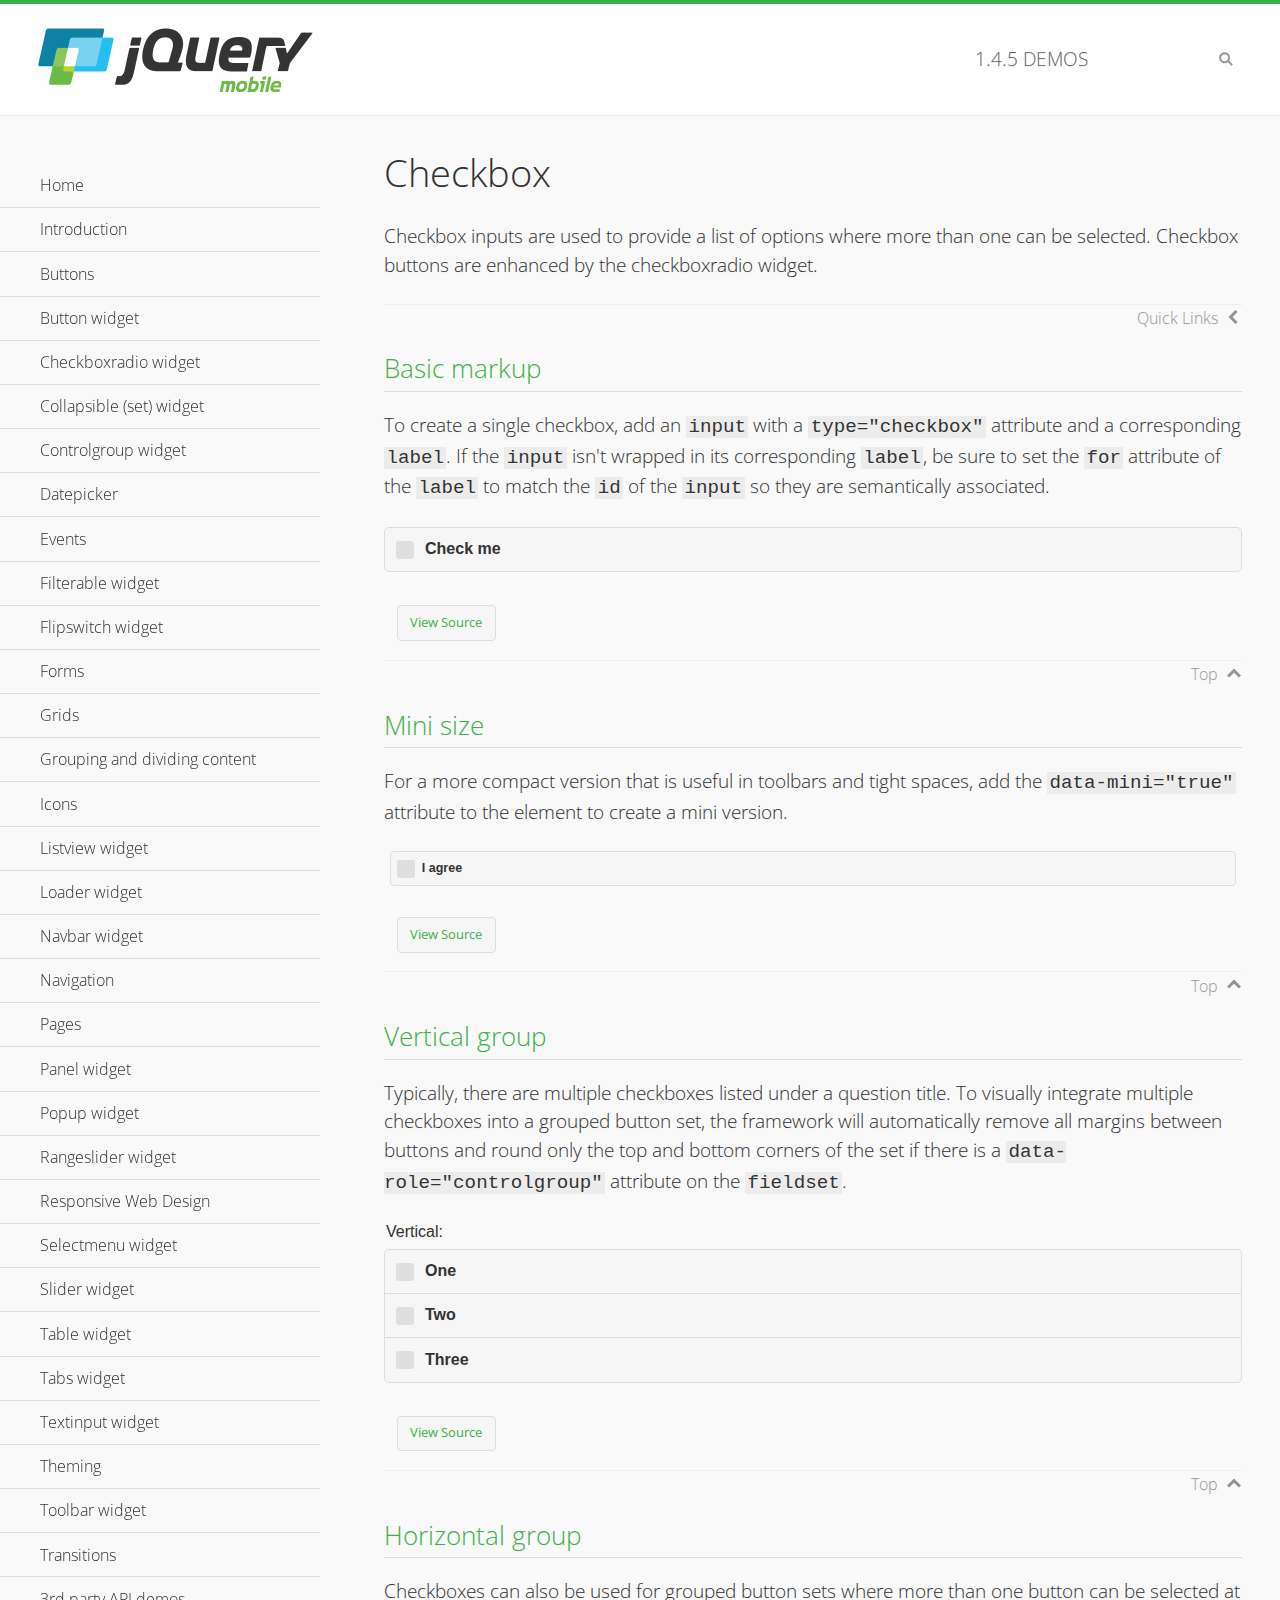
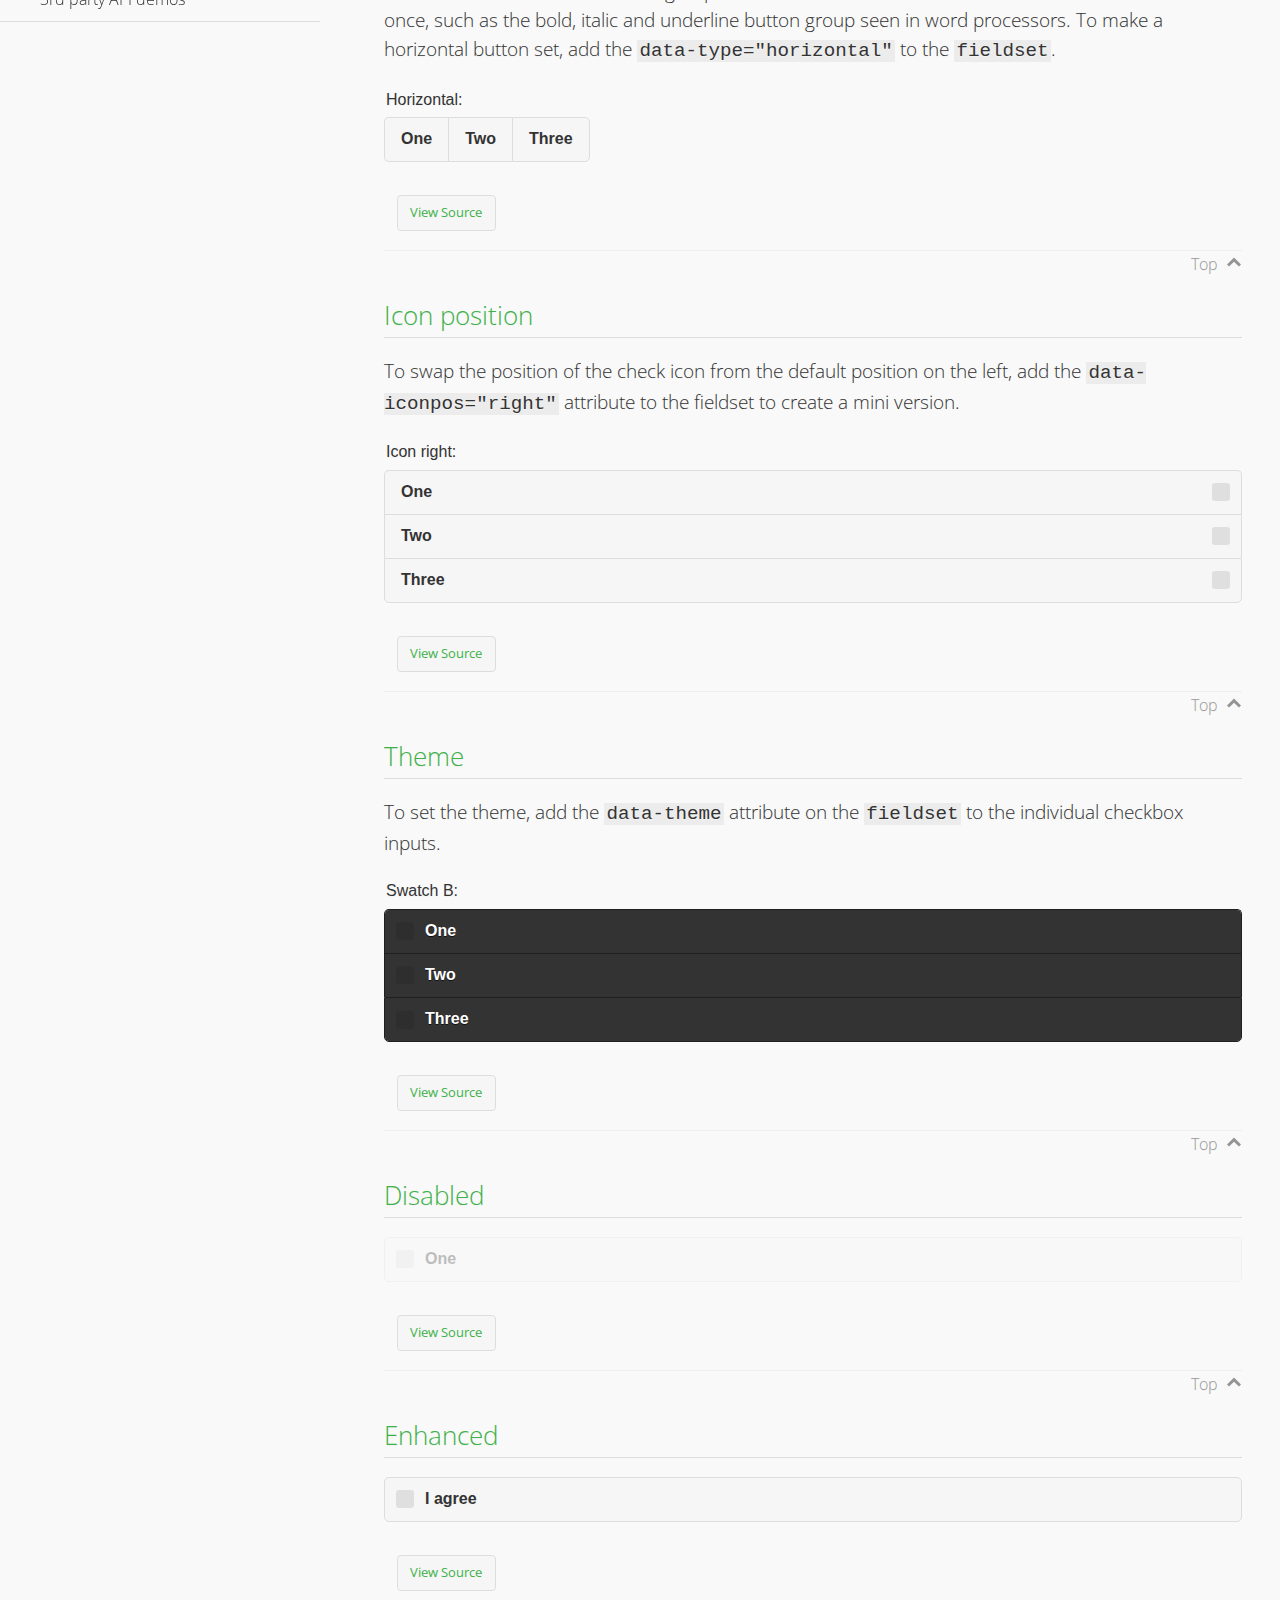
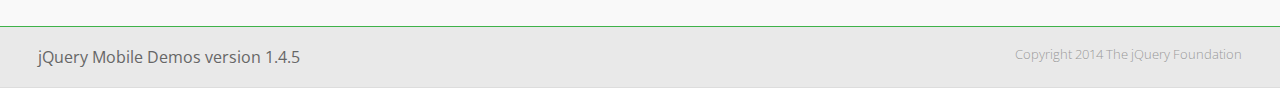
<file: jquerymobile/demos/checkboxradio-checkbox/index.html>
<!DOCTYPE html>
<html>
<head>
	<meta charset="utf-8">
	<meta name="viewport" content="width=device-width, initial-scale=1">
	<title>Checkbox - jQuery Mobile Demos</title>
	<link rel="shortcut icon" href="../favicon.ico">
	<link rel="stylesheet" href="http://fonts.googleapis.com/css?family=Open+Sans:300,400,700">
	<link rel="stylesheet" href="../css/themes/default/jquery.mobile-1.4.5.min.css">
	<link rel="stylesheet" href="../_assets/css/jqm-demos.css">
	<script src="../js/jquery.js"></script>
	<script src="../_assets/js/index.js"></script>
	<script src="../js/jquery.mobile-1.4.5.min.js"></script>
</head>
<body>
<div data-role="page" class="jqm-demos" data-quicklinks="true">

	<div data-role="header" class="jqm-header">
		<h2><a href="../" title="jQuery Mobile Demos home"><img src="../_assets/img/jquery-logo.png" alt="jQuery Mobile"></a></h2>
		<p><span class="jqm-version"></span> Demos</p>
		<a href="#" class="jqm-navmenu-link ui-btn ui-btn-icon-notext ui-corner-all ui-icon-bars ui-nodisc-icon ui-alt-icon ui-btn-left">Menu</a>
		<a href="#" class="jqm-search-link ui-btn ui-btn-icon-notext ui-corner-all ui-icon-search ui-nodisc-icon ui-alt-icon ui-btn-right">Search</a>
	</div><!-- /header -->

	<div role="main" class="ui-content jqm-content">

		<h1>Checkbox</h1>

		<p>Checkbox inputs are used to provide a list of options where more than one can be selected. Checkbox buttons are enhanced by the checkboxradio widget.</p>

		<h2>Basic markup</h2>

		<p>To create a single checkbox, add an <code>input</code> with a <code>type="checkbox"</code> attribute and a corresponding <code>label</code>. If the <code>input</code> isn't wrapped in its corresponding <code>label</code>, be sure to set the <code>for</code> attribute of the <code>label</code> to match the <code>id</code> of the <code>input</code> so they are semantically associated.</p>

		<div data-demo-html="true">
			<form>
				<label>
					<input type="checkbox" name="checkbox-0 ">Check me
				</label>
			</form>
		</div><!--/demo-html -->

		<h2>Mini size</h2>

		<p>For a more compact version that is useful in toolbars and tight spaces, add the <code>data-mini="true"</code> attribute to the element to create a mini version. </p>

		<div data-demo-html="true">
			<form>
				<input type="checkbox" name="checkbox-mini-0" id="checkbox-mini-0" data-mini="true">
				<label for="checkbox-mini-0">I agree</label>
			</form>
		</div><!--/demo-html -->

		<h2>Vertical group</h2>

		<p>Typically, there are multiple checkboxes listed under a question title. To visually integrate multiple checkboxes into a grouped button set, the framework will automatically remove all margins between buttons and round only the top and bottom corners of the set if there is a <code> data-role="controlgroup"</code> attribute on the <code>fieldset</code>.</p>

		<div data-demo-html="true">
			<form>
				<fieldset data-role="controlgroup">
					<legend>Vertical:</legend>
					<input type="checkbox" name="checkbox-v-2a" id="checkbox-v-2a">
					<label for="checkbox-v-2a">One</label>
					<input type="checkbox" name="checkbox-v-2b" id="checkbox-v-2b">
					<label for="checkbox-v-2b">Two</label>
					<input type="checkbox" name="checkbox-v-2c" id="checkbox-v-2c">
					<label for="checkbox-v-2c">Three</label>
				</fieldset>
			</form>
		</div><!--/demo-html -->

		<h2>Horizontal group</h2>

		<p>Checkboxes can also be used for grouped button sets where more than one button can be selected at once, such as the bold, italic and underline button group seen in word processors. To make a horizontal button set, add the <code> data-type="horizontal"</code> to the <code>fieldset</code>.</p>

		<div data-demo-html="true">
			<form>
				<fieldset data-role="controlgroup" data-type="horizontal">
					<legend>Horizontal:</legend>
					<input type="checkbox" name="checkbox-h-2a" id="checkbox-h-2a">
					<label for="checkbox-h-2a">One</label>
					<input type="checkbox" name="checkbox-h-2b" id="checkbox-h-2b">
					<label for="checkbox-h-2b">Two</label>
					<input type="checkbox" name="checkbox-h-2c" id="checkbox-h-2c">
					<label for="checkbox-h-2c">Three</label>
				</fieldset>
			</form>
		</div><!--/demo-html -->

		<h2>Icon position</h2>

		<p>To swap the position of the check icon from the default position on the left, add the <code>data-iconpos="right"</code> attribute to the fieldset to create a mini version. </p>

		<div data-demo-html="true">
			<form>
				<fieldset data-role="controlgroup" data-iconpos="right">
					<legend>Icon right:</legend>
					<input type="checkbox" name="checkbox-h-6a" id="checkbox-h-6a">
					<label for="checkbox-h-6a">One</label>
					<input type="checkbox" name="checkbox-h-6b" id="checkbox-h-6b">
					<label for="checkbox-h-6b">Two</label>
					<input type="checkbox" name="checkbox-h-6c" id="checkbox-h-6c">
					<label for="checkbox-h-6c">Three</label>
				</fieldset>
			</form>
		</div><!--/demo-html -->

		<h2>Theme</h2>

		<p>To set the theme, add the <code>data-theme</code> attribute on the <code>fieldset</code> to the individual checkbox inputs.</p>

		<div data-demo-html="true">
			<form>
				<fieldset data-role="controlgroup">
					<legend>Swatch B:</legend>
					<input type="checkbox" name="checkbox-t-2a" id="checkbox-t-2a" data-theme="b">
					<label for="checkbox-t-2a">One</label>
					<input type="checkbox" name="checkbox-t-2b" id="checkbox-t-2b" data-theme="b">
					<label for="checkbox-t-2b">Two</label>
					<input type="checkbox" name="checkbox-t-2c" id="checkbox-t-2c" data-theme="b">
					<label for="checkbox-t-2c">Three</label>
				</fieldset>
			</form>
		</div><!--/demo-html -->

		<h2>Disabled</h2>

		<div data-demo-html="true">
			<form>
				<input disabled type="checkbox" name="checkbox-t-3a" id="checkbox-t-3a" data-theme="a">
				<label for="checkbox-t-3a">One</label>
			</form>
		</div><!--/demo-html -->

		<h2>Enhanced</h2>

		<div data-demo-html="true">
			<div class="ui-checkbox">
				<label for="checkbox-enhanced" class="ui-btn ui-corner-all ui-btn-inherit ui-btn-icon-left ui-checkbox-off">I agree</label>
				<input type="checkbox" name="checkbox-enhanced" id="checkbox-enhanced" data-enhanced="true">
			</div>
		</div><!--/demo-html -->

	</div><!-- /content -->
	    <div data-role="panel" class="jqm-navmenu-panel" data-position="left" data-display="overlay" data-theme="a">
	    	<ul class="jqm-list ui-alt-icon ui-nodisc-icon">
<li data-filtertext="demos homepage" data-icon="home"><a href=".././">Home</a></li>
<li data-filtertext="introduction overview getting started"><a href="../intro/" data-ajax="false">Introduction</a></li>
<li data-filtertext="buttons button markup buttonmarkup method anchor link button element"><a href="../button-markup/" data-ajax="false">Buttons</a></li>
<li data-filtertext="form button widget input button submit reset"><a href="../button/" data-ajax="false">Button widget</a></li>
<li data-role="collapsible" data-enhanced="true" data-collapsed-icon="carat-d" data-expanded-icon="carat-u" data-iconpos="right" data-inset="false" class="ui-collapsible ui-collapsible-themed-content ui-collapsible-collapsed">
	<h3 class="ui-collapsible-heading ui-collapsible-heading-collapsed">
		<a href="#" class="ui-collapsible-heading-toggle ui-btn ui-btn-icon-right ui-btn-inherit ui-icon-carat-d">
		    Checkboxradio widget<span class="ui-collapsible-heading-status"> click to expand contents</span>
		</a>
	</h3>
	<div class="ui-collapsible-content ui-body-inherit ui-collapsible-content-collapsed" aria-hidden="true">
		<ul>
			<li data-filtertext="form checkboxradio widget checkbox input checkboxes controlgroups"><a href="../checkboxradio-checkbox/" data-ajax="false">Checkboxes</a></li>
			<li data-filtertext="form checkboxradio widget radio input radio buttons controlgroups"><a href="../checkboxradio-radio/" data-ajax="false">Radio buttons</a></li>
		</ul>
	</div>
</li>
<li data-role="collapsible" data-enhanced="true" data-collapsed-icon="carat-d" data-expanded-icon="carat-u" data-iconpos="right" data-inset="false" class="ui-collapsible ui-collapsible-themed-content ui-collapsible-collapsed">
	<h3 class="ui-collapsible-heading ui-collapsible-heading-collapsed">
		<a href="#" class="ui-collapsible-heading-toggle ui-btn ui-btn-icon-right ui-btn-inherit ui-icon-carat-d">
			Collapsible (set) widget<span class="ui-collapsible-heading-status"> click to expand contents</span>
		</a>
	</h3>
	<div class="ui-collapsible-content ui-body-inherit ui-collapsible-content-collapsed" aria-hidden="true">
		<ul>
			<li data-filtertext="collapsibles content formatting"><a href="../collapsible/" data-ajax="false">Collapsible</a></li>
			<li data-filtertext="dynamic collapsible set accordion append expand"><a href="../collapsible-dynamic/" data-ajax="false">Dynamic collapsibles</a></li>
			<li data-filtertext="accordions collapsible set widget content formatting grouped collapsibles"><a href="../collapsibleset/" data-ajax="false">Collapsible set</a></li>
		</ul>
	</div>
</li>
<li data-role="collapsible" data-enhanced="true" data-collapsed-icon="carat-d" data-expanded-icon="carat-u" data-iconpos="right" data-inset="false" class="ui-collapsible ui-collapsible-themed-content ui-collapsible-collapsed">
	<h3 class="ui-collapsible-heading ui-collapsible-heading-collapsed">
		<a href="#" class="ui-collapsible-heading-toggle ui-btn ui-btn-icon-right ui-btn-inherit ui-icon-carat-d">
			Controlgroup widget<span class="ui-collapsible-heading-status"> click to expand contents</span>
		</a>
	</h3>
	<div class="ui-collapsible-content ui-body-inherit ui-collapsible-content-collapsed" aria-hidden="true">
		<ul>
			<li data-filtertext="controlgroups selectmenu checkboxradio input grouped buttons horizontal vertical"><a href="../controlgroup/" data-ajax="false">Controlgroup</a></li>
			<li data-filtertext="dynamic controlgroup dynamically add buttons"><a href="../controlgroup-dynamic/" data-ajax="false">Dynamic controlgroups</a></li>
		</ul>
	</div>
</li>
<li data-filtertext="form datepicker widget date input"><a href="../datepicker/" data-ajax="false">Datepicker</a></li>
<li data-role="collapsible" data-enhanced="true" data-collapsed-icon="carat-d" data-expanded-icon="carat-u" data-iconpos="right" data-inset="false" class="ui-collapsible ui-collapsible-themed-content ui-collapsible-collapsed">
	<h3 class="ui-collapsible-heading ui-collapsible-heading-collapsed">
		<a href="#" class="ui-collapsible-heading-toggle ui-btn ui-btn-icon-right ui-btn-inherit ui-icon-carat-d">
			Events<span class="ui-collapsible-heading-status"> click to expand contents</span>
		</a>
	</h3>
	<div class="ui-collapsible-content ui-body-inherit ui-collapsible-content-collapsed" aria-hidden="true">
		<ul>
			<li data-filtertext="swipe to delete list items listviews swipe events"><a href="../swipe-list/" data-ajax="false">Swipe list items</a></li>
			<li data-filtertext="swipe to navigate swipe page navigation swipe events"><a href="../swipe-page/" data-ajax="false">Swipe page navigation</a></li>
		</ul>
	</div>
</li>
<li data-filtertext="filterable filter elements sorting searching listview table"><a href="../filterable/" data-ajax="false">Filterable widget</a></li>
<li data-filtertext="form flipswitch widget flip toggle switch binary select checkbox input"><a href="../flipswitch/" data-ajax="false">Flipswitch widget</a></li>
<li data-role="collapsible" data-enhanced="true" data-collapsed-icon="carat-d" data-expanded-icon="carat-u" data-iconpos="right" data-inset="false" class="ui-collapsible ui-collapsible-themed-content ui-collapsible-collapsed">
	<h3 class="ui-collapsible-heading ui-collapsible-heading-collapsed">
		<a href="#" class="ui-collapsible-heading-toggle ui-btn ui-btn-icon-right ui-btn-inherit ui-icon-carat-d">
			Forms<span class="ui-collapsible-heading-status"> click to expand contents</span>
		</a>
	</h3>
	<div class="ui-collapsible-content ui-body-inherit ui-collapsible-content-collapsed" aria-hidden="true">
		<ul>
			<li data-filtertext="forms text checkbox radio range button submit reset inputs selects textarea slider flipswitch label form elements"><a href="../forms/" data-ajax="false">Forms</a></li>
			<li data-filtertext="form hide labels hidden accessible ui-hidden-accessible forms"><a href="../forms-label-hidden-accessible/" data-ajax="false">Hide labels</a></li>
			<li data-filtertext="form field containers fieldcontain ui-field-contain forms"><a href="../forms-field-contain/" data-ajax="false">Field containers</a></li>
			<li data-filtertext="forms disabled form elements"><a href="../forms-disabled/" data-ajax="false">Forms disabled</a></li>
			<li data-filtertext="forms gallery examples overview forms text checkbox radio range button submit reset inputs selects textarea slider flipswitch label form elements"><a href="../forms-gallery/" data-ajax="false">Forms gallery</a></li>
		</ul>
	</div>
</li>
<li data-role="collapsible" data-enhanced="true" data-collapsed-icon="carat-d" data-expanded-icon="carat-u" data-iconpos="right" data-inset="false" class="ui-collapsible ui-collapsible-themed-content ui-collapsible-collapsed">
	<h3 class="ui-collapsible-heading ui-collapsible-heading-collapsed">
		<a href="#" class="ui-collapsible-heading-toggle ui-btn ui-btn-icon-right ui-btn-inherit ui-icon-carat-d">
			Grids<span class="ui-collapsible-heading-status"> click to expand contents</span>
		</a>
	</h3>
	<div class="ui-collapsible-content ui-body-inherit ui-collapsible-content-collapsed" aria-hidden="true">
		<ul>
			<li data-filtertext="grids columns blocks content formatting rwd responsive css framework"><a href="../grids/" data-ajax="false">Grids</a></li>
			<li data-filtertext="buttons in grids css framework"><a href="../grids-buttons/" data-ajax="false">Buttons in grids</a></li>
			<li data-filtertext="custom responsive grids rwd css framework"><a href="../grids-custom-responsive/" data-ajax="false">Custom responsive grids</a></li>
		</ul>
	</div>
</li>
<li data-filtertext="blocks content formatting sections heading"><a href="../body-bar-classes/" data-ajax="false">Grouping and dividing content</a></li>
<li data-role="collapsible" data-enhanced="true" data-collapsed-icon="carat-d" data-expanded-icon="carat-u" data-iconpos="right" data-inset="false" class="ui-collapsible ui-collapsible-themed-content ui-collapsible-collapsed">
	<h3 class="ui-collapsible-heading ui-collapsible-heading-collapsed">
		<a href="#" class="ui-collapsible-heading-toggle ui-btn ui-btn-icon-right ui-btn-inherit ui-icon-carat-d">
			Icons<span class="ui-collapsible-heading-status"> click to expand contents</span>
		</a>
	</h3>
	<div class="ui-collapsible-content ui-body-inherit ui-collapsible-content-collapsed" aria-hidden="true">
		<ul>
			<li data-filtertext="button icons svg disc alt custom icon position"><a href="../icons/" data-ajax="false">Icons</a></li>
			<li data-filtertext=""><a href="../icons-grunticon/" data-ajax="false">Grunticon loader</a></li>
		</ul>
	</div>
</li>
<li data-role="collapsible" data-enhanced="true" data-collapsed-icon="carat-d" data-expanded-icon="carat-u" data-iconpos="right" data-inset="false" class="ui-collapsible ui-collapsible-themed-content ui-collapsible-collapsed">
	<h3 class="ui-collapsible-heading ui-collapsible-heading-collapsed">
		<a href="#" class="ui-collapsible-heading-toggle ui-btn ui-btn-icon-right ui-btn-inherit ui-icon-carat-d">
			Listview widget<span class="ui-collapsible-heading-status"> click to expand contents</span>
		</a>
	</h3>
	<div class="ui-collapsible-content ui-body-inherit ui-collapsible-content-collapsed" aria-hidden="true">
		<ul>
			<li data-filtertext="listview widget thumbnails icons nested split button collapsible ul ol"><a href="../listview/" data-ajax="false">Listview</a></li>
			<li data-filtertext="autocomplete filterable reveal listview filtertextbeforefilter placeholder"><a href="../listview-autocomplete/" data-ajax="false">Listview autocomplete</a></li>
			<li data-filtertext="autocomplete filterable reveal listview remote data filtertextbeforefilter placeholder"><a href="../listview-autocomplete-remote/" data-ajax="false">Listview autocomplete remote data</a></li>
			<li data-filtertext="autodividers anchor jump scroll linkbars listview lists ul ol"><a href="../listview-autodividers-linkbar/" data-ajax="false">Listview autodividers linkbar</a></li>
			<li data-filtertext="listview autodividers selector autodividersselector lists ul ol"><a href="../listview-autodividers-selector/" data-ajax="false">Listview autodividers selector</a></li>
			<li data-filtertext="listview nested list items"><a href="../listview-nested-lists/" data-ajax="false">Nested Listviews</a></li>
			<li data-filtertext="listview collapsible list items flat"><a href="../listview-collapsible-item-flat/" data-ajax="false">Listview collapsible list items (flat)</a></li>
			<li data-filtertext="listview collapsible list indented"><a href="../listview-collapsible-item-indented/" data-ajax="false">Listview collapsible list items (indented)</a></li>
			<li data-filtertext="grid listview responsive grids responsive listviews lists ul"><a href="../listview-grid/" data-ajax="false">Listview responsive grid</a></li>
		</ul>
	</div>
</li>
<li data-filtertext="loader widget page loading navigation overlay spinner"><a href="../loader/" data-ajax="false">Loader widget</a></li>
<li data-filtertext="navbar widget navmenu toolbars header footer"><a href="../navbar/" data-ajax="false">Navbar widget</a></li>
<li data-role="collapsible" data-enhanced="true" data-collapsed-icon="carat-d" data-expanded-icon="carat-u" data-iconpos="right" data-inset="false" class="ui-collapsible ui-collapsible-themed-content ui-collapsible-collapsed">
	<h3 class="ui-collapsible-heading ui-collapsible-heading-collapsed">
		<a href="#" class="ui-collapsible-heading-toggle ui-btn ui-btn-icon-right ui-btn-inherit ui-icon-carat-d">
			Navigation<span class="ui-collapsible-heading-status"> click to expand contents</span>
		</a>
	</h3>
	<div class="ui-collapsible-content ui-body-inherit ui-collapsible-content-collapsed" aria-hidden="true">
		<ul>
			<li data-filtertext="ajax navigation navigate widget history event method"><a href="../navigation/" data-ajax="false">Navigation</a></li>
			<li data-filtertext="linking pages page links navigation ajax prefetch cache"><a href="../navigation-linking-pages/" data-ajax="false">Linking pages</a></li>
			<!-- <li data-filtertext="php redirect server redirection server-side navigation"><a href="../navigation-php-redirect/" data-ajax="false">PHP redirect demo</a></li>-->
			<li data-filtertext="navigation redirection hash query"><a href="../navigation-hash-processing/" data-ajax="false">Hash processing demo</a></li>
			<li data-filtertext="navigation redirection hash query"><a href="../page-events/" data-ajax="false">Page Navigation Events</a></li>
		</ul>
	</div>
</li>
<li data-role="collapsible" data-enhanced="true" data-collapsed-icon="carat-d" data-expanded-icon="carat-u" data-iconpos="right" data-inset="false" class="ui-collapsible ui-collapsible-themed-content ui-collapsible-collapsed">
	<h3 class="ui-collapsible-heading ui-collapsible-heading-collapsed">
		<a href="#" class="ui-collapsible-heading-toggle ui-btn ui-btn-icon-right ui-btn-inherit ui-icon-carat-d">
			Pages<span class="ui-collapsible-heading-status"> click to expand contents</span>
		</a>
	</h3>
	<div class="ui-collapsible-content ui-body-inherit ui-collapsible-content-collapsed" aria-hidden="true">
		<ul>
			<li data-filtertext="pages page widget ajax navigation"><a href="../pages/" data-ajax="false">Pages</a></li>
			<li data-filtertext="single page"><a href="../pages-single-page/" data-ajax="false">Single page</a></li>
			<li data-filtertext="multipage multi-page page"><a href="../pages-multi-page/" data-ajax="false">Multi-page template</a></li>
			<li data-filtertext="dialog page widget modal popup"><a href="../pages-dialog/" data-ajax="false">Dialog page</a></li>
		</ul>
	</div>
</li>
<li data-role="collapsible" data-enhanced="true" data-collapsed-icon="carat-d" data-expanded-icon="carat-u" data-iconpos="right" data-inset="false" class="ui-collapsible ui-collapsible-themed-content ui-collapsible-collapsed">
	<h3 class="ui-collapsible-heading ui-collapsible-heading-collapsed">
		<a href="#" class="ui-collapsible-heading-toggle ui-btn ui-btn-icon-right ui-btn-inherit ui-icon-carat-d">
			Panel widget<span class="ui-collapsible-heading-status"> click to expand contents</span>
		</a>
	</h3>
	<div class="ui-collapsible-content ui-body-inherit ui-collapsible-content-collapsed" aria-hidden="true">
		<ul>
			<li data-filtertext="panel widget sliding panels reveal push overlay responsive"><a href="../panel/" data-ajax="false">Panel</a></li>
			<li data-filtertext=""><a href="../panel-external/" data-ajax="false">External panels</a></li>
			<li data-filtertext="panel "><a href="../panel-fixed/" data-ajax="false">Fixed panels</a></li>
			<li data-filtertext="panel slide panels sliding panels shadow rwd responsive breakpoint"><a href="../panel-responsive/" data-ajax="false">Panels responsive</a></li>
			<li data-filtertext="panel custom style custom panel width reveal shadow listview panel styling page background wrapper"><a href="../panel-styling/" data-ajax="false">Custom panel style</a></li>
			<li data-filtertext="panel open on swipe"><a href="../panel-swipe-open/" data-ajax="false">Panel open on swipe</a></li>
			<li data-filtertext="panels outside page internal external toolbars"><a href="../panel-external-internal/" data-ajax="false">Panel external and internal</a></li>
		</ul>
	</div>
</li>
<li data-role="collapsible" data-enhanced="true" data-collapsed-icon="carat-d" data-expanded-icon="carat-u" data-iconpos="right" data-inset="false" class="ui-collapsible ui-collapsible-themed-content ui-collapsible-collapsed">
	<h3 class="ui-collapsible-heading ui-collapsible-heading-collapsed">
		<a href="#" class="ui-collapsible-heading-toggle ui-btn ui-btn-icon-right ui-btn-inherit ui-icon-carat-d">
			Popup widget<span class="ui-collapsible-heading-status"> click to expand contents</span>
		</a>
	</h3>
	<div class="ui-collapsible-content ui-body-inherit ui-collapsible-content-collapsed" aria-hidden="true">
		<ul>
			<li data-filtertext="popup widget popups dialog modal transition tooltip lightbox form overlay screen flip pop fade transition"><a href="../popup/" data-ajax="false">Popup</a></li>
			<li data-filtertext="popup alignment position"><a href="../popup-alignment/" data-ajax="false">Popup alignment</a></li>
			<li data-filtertext="popup arrow size popups popover"><a href="../popup-arrow-size/" data-ajax="false">Popup arrow size</a></li>
			<li data-filtertext="dynamic popups popup images lightbox"><a href="../popup-dynamic/" data-ajax="false">Dynamic popups</a></li>
			<li data-filtertext="popups with iframes scaling"><a href="../popup-iframe/" data-ajax="false">Popups with iframes</a></li>
			<li data-filtertext="popup image scaling"><a href="../popup-image-scaling/" data-ajax="false">Popup image scaling</a></li>
			<li data-filtertext="external popup outside multi-page"><a href="../popup-outside-multipage/" data-ajax="false">Popup outside multi-page</a></li>
		</ul>
	</div>
</li>
<li data-filtertext="form rangeslider widget dual sliders dual handle sliders range input"><a href="../rangeslider/" data-ajax="false">Rangeslider widget</a></li>
<li data-filtertext="responsive web design rwd adaptive progressive enhancement PE accessible mobile breakpoints media query media queries"><a href="../rwd/" data-ajax="false">Responsive Web Design</a></li>
<li data-role="collapsible" data-enhanced="true" data-collapsed-icon="carat-d" data-expanded-icon="carat-u" data-iconpos="right" data-inset="false" class="ui-collapsible ui-collapsible-themed-content ui-collapsible-collapsed">
	<h3 class="ui-collapsible-heading ui-collapsible-heading-collapsed">
		<a href="#" class="ui-collapsible-heading-toggle ui-btn ui-btn-icon-right ui-btn-inherit ui-icon-carat-d">
			Selectmenu widget<span class="ui-collapsible-heading-status"> click to expand contents</span>
		</a>
	</h3>
	<div class="ui-collapsible-content ui-body-inherit ui-collapsible-content-collapsed" aria-hidden="true">
		<ul>
			<li data-filtertext="form selectmenu widget select input custom select menu selects"><a href="../selectmenu/" data-ajax="false">Selectmenu</a></li>
			<li data-filtertext="form custom select menu selectmenu widget custom menu option optgroup multiple selects"><a href="../selectmenu-custom/" data-ajax="false">Custom select menu</a></li>
			<li data-filtertext="filterable select filter popup dialog"><a href="../selectmenu-custom-filter/" data-ajax="false">Custom select menu with filter</a></li>
		</ul>
	</div>
</li>
<li data-role="collapsible" data-enhanced="true" data-collapsed-icon="carat-d" data-expanded-icon="carat-u" data-iconpos="right" data-inset="false" class="ui-collapsible ui-collapsible-themed-content ui-collapsible-collapsed">
	<h3 class="ui-collapsible-heading ui-collapsible-heading-collapsed">
		<a href="#" class="ui-collapsible-heading-toggle ui-btn ui-btn-icon-right ui-btn-inherit ui-icon-carat-d">
			Slider widget<span class="ui-collapsible-heading-status"> click to expand contents</span>
		</a>
	</h3>
	<div class="ui-collapsible-content ui-body-inherit ui-collapsible-content-collapsed" aria-hidden="true">
		<ul>
			<li data-filtertext="form slider widget range input single sliders"><a href="../slider/" data-ajax="false">Slider</a></li>
			<li data-filtertext="form slider widget flipswitch slider binary select flip toggle switch"><a href="../slider-flipswitch/" data-ajax="false">Slider flip toggle switch</a></li>
			<li data-filtertext="form slider tooltip handle value input range sliders"><a href="../slider-tooltip/" data-ajax="false">Slider tooltip</a></li>
		</ul>
	</div>
</li>
<li data-role="collapsible" data-enhanced="true" data-collapsed-icon="carat-d" data-expanded-icon="carat-u" data-iconpos="right" data-inset="false" class="ui-collapsible ui-collapsible-themed-content ui-collapsible-collapsed">
	<h3 class="ui-collapsible-heading ui-collapsible-heading-collapsed">
		<a href="#" class="ui-collapsible-heading-toggle ui-btn ui-btn-icon-right ui-btn-inherit ui-icon-carat-d">
			Table widget<span class="ui-collapsible-heading-status"> click to expand contents</span>
		</a>
	</h3>
	<div class="ui-collapsible-content ui-body-inherit ui-collapsible-content-collapsed" aria-hidden="true">
		<ul>
			<li data-filtertext="table widget reflow column toggle th td responsive tables rwd hide show tabular"><a href="../table-column-toggle/" data-ajax="false">Table Column Toggle</a></li>
			<li data-filtertext="table column toggle phone comparison demo"><a href="../table-column-toggle-example/" data-ajax="false">Table Column Toggle demo</a></li>
			<li data-filtertext="responsive tables table column toggle heading groups rwd breakpoint"><a href="../table-column-toggle-heading-groups/" data-ajax="false">Table Column Toggle heading groups</a></li>
			<li data-filtertext="responsive tables table column toggle hide rwd breakpoint customization options"><a href="../table-column-toggle-options/" data-ajax="false">Table Column Toggle options</a></li>
			<li data-filtertext="table reflow th td responsive rwd columns tabular"><a href="../table-reflow/" data-ajax="false">Table Reflow</a></li>
			<li data-filtertext="responsive tables table reflow heading groups rwd breakpoint"><a href="../table-reflow-heading-groups/" data-ajax="false">Table Reflow heading groups</a></li>
			<li data-filtertext="responsive tables table reflow stripes strokes table style"><a href="../table-reflow-stripes-strokes/" data-ajax="false">Table Reflow stripes and strokes</a></li>
			<li data-filtertext="responsive tables table reflow stack custom styles"><a href="../table-reflow-styling/" data-ajax="false">Table Reflow custom styles</a></li>
		</ul>
	</div>
</li>
<li data-filtertext="ui tabs widget"><a href="../tabs/" data-ajax="false">Tabs widget</a></li>
<li data-filtertext="form textinput widget text input textarea number date time tel email file color password"><a href="../textinput/" data-ajax="false">Textinput widget</a></li>
<li data-role="collapsible" data-enhanced="true" data-collapsed-icon="carat-d" data-expanded-icon="carat-u" data-iconpos="right" data-inset="false" class="ui-collapsible ui-collapsible-themed-content ui-collapsible-collapsed">
	<h3 class="ui-collapsible-heading ui-collapsible-heading-collapsed">
		<a href="#" class="ui-collapsible-heading-toggle ui-btn ui-btn-icon-right ui-btn-inherit ui-icon-carat-d">
			Theming<span class="ui-collapsible-heading-status"> click to expand contents</span>
		</a>
	</h3>
	<div class="ui-collapsible-content ui-body-inherit ui-collapsible-content-collapsed" aria-hidden="true">
		<ul>
			<li data-filtertext="default theme swatches theming style css"><a href="../theme-default/" data-ajax="false">Default theme</a></li>
			<li data-filtertext="classic theme old theme swatches theming style css"><a href="../theme-classic/" data-ajax="false">Classic theme</a></li>
		</ul>
	</div>
</li>
<li data-role="collapsible" data-enhanced="true" data-collapsed-icon="carat-d" data-expanded-icon="carat-u" data-iconpos="right" data-inset="false" class="ui-collapsible ui-collapsible-themed-content ui-collapsible-collapsed">
	<h3 class="ui-collapsible-heading ui-collapsible-heading-collapsed">
		<a href="#" class="ui-collapsible-heading-toggle ui-btn ui-btn-icon-right ui-btn-inherit ui-icon-carat-d">
			Toolbar widget<span class="ui-collapsible-heading-status"> click to expand contents</span>
		</a>
	</h3>
	<div class="ui-collapsible-content ui-body-inherit ui-collapsible-content-collapsed" aria-hidden="true">
		<ul>
			<li data-filtertext="toolbar widget header footer toolbars fixed fullscreen external sections"><a href="../toolbar/" data-ajax="false">Toolbar</a></li>
			<li data-filtertext="dynamic toolbars dynamically add toolbar header footer"><a href="../toolbar-dynamic/" data-ajax="false">Dynamic toolbars</a></li>
			<li data-filtertext="external toolbars header footer"><a href="../toolbar-external/" data-ajax="false">External toolbars</a></li>
			<li data-filtertext="fixed toolbars header footer"><a href="../toolbar-fixed/" data-ajax="false">Fixed toolbars</a></li>
			<li data-filtertext="fixed fullscreen toolbars header footer"><a href="../toolbar-fixed-fullscreen/" data-ajax="false">Fullscreen toolbars</a></li>
			<li data-filtertext="external fixed toolbars header footer"><a href="../toolbar-fixed-external/" data-ajax="false">Fixed external toolbars</a></li>
			<li data-filtertext="external persistent toolbars header footer navbar navmenu"><a href="../toolbar-fixed-persistent/" data-ajax="false">Persistent toolbars</a></li>
			<li data-filtertext="external ajax optimized toolbars persistent toolbars header footer navbar"><a href="../toolbar-fixed-persistent-optimized/" data-ajax="false">Ajax optimized toolbars</a></li>
			<li data-filtertext="form in toolbars header footer"><a href="../toolbar-fixed-forms/" data-ajax="false">Form in toolbar</a></li>
		</ul>
	</div>
</li>
<li data-filtertext="page transitions animated pages popup navigation flip slide fade pop"><a href="../transitions/" data-ajax="false">Transitions</a></li>
<li data-role="collapsible" data-enhanced="true" data-collapsed-icon="carat-d" data-expanded-icon="carat-u" data-iconpos="right" data-inset="false" class="ui-collapsible ui-collapsible-themed-content ui-collapsible-collapsed">
	<h3 class="ui-collapsible-heading ui-collapsible-heading-collapsed">
		<a href="#" class="ui-collapsible-heading-toggle ui-btn ui-btn-icon-right ui-btn-inherit ui-icon-carat-d">
			3rd party API demos<span class="ui-collapsible-heading-status"> click to expand contents</span>
		</a>
	</h3>
	<div class="ui-collapsible-content ui-body-inherit ui-collapsible-content-collapsed" aria-hidden="true">
		<ul>
			<li data-filtertext="backbone requirejs navigation router"><a href="../backbone-requirejs/" data-ajax="false">Backbone RequireJS</a></li>
			<li data-filtertext="google maps geolocation demo"><a href="../map-geolocation/" data-ajax="false">Google Maps geolocation</a></li>
			<li data-filtertext="google maps hybrid"><a href="../map-list-toggle/" data-ajax="false">Google Maps list toggle</a></li>
		</ul>
	</div>
</li>



		     </ul>
		</div><!-- /panel -->


	<div data-role="footer" data-position="fixed" data-tap-toggle="false" class="jqm-footer">
		<p>jQuery Mobile Demos version <span class="jqm-version"></span></p>
		<p>Copyright 2014 The jQuery Foundation</p>
	</div><!-- /footer -->
	<!-- TODO: This should become an external panel so we can add input to markup (unique ID) -->
    <div data-role="panel" class="jqm-search-panel" data-position="right" data-display="overlay" data-theme="a">
		<div class="jqm-search">
			<ul class="jqm-list" data-filter-placeholder="Search demos..." data-filter-reveal="true">
<li data-filtertext="demos homepage" data-icon="home"><a href=".././">Home</a></li>
<li data-filtertext="introduction overview getting started"><a href="../intro/" data-ajax="false">Introduction</a></li>
<li data-filtertext="buttons button markup buttonmarkup method anchor link button element"><a href="../button-markup/" data-ajax="false">Buttons</a></li>
<li data-filtertext="form button widget input button submit reset"><a href="../button/" data-ajax="false">Button widget</a></li>
<li data-role="collapsible" data-enhanced="true" data-collapsed-icon="carat-d" data-expanded-icon="carat-u" data-iconpos="right" data-inset="false" class="ui-collapsible ui-collapsible-themed-content ui-collapsible-collapsed">
	<h3 class="ui-collapsible-heading ui-collapsible-heading-collapsed">
		<a href="#" class="ui-collapsible-heading-toggle ui-btn ui-btn-icon-right ui-btn-inherit ui-icon-carat-d">
		    Checkboxradio widget<span class="ui-collapsible-heading-status"> click to expand contents</span>
		</a>
	</h3>
	<div class="ui-collapsible-content ui-body-inherit ui-collapsible-content-collapsed" aria-hidden="true">
		<ul>
			<li data-filtertext="form checkboxradio widget checkbox input checkboxes controlgroups"><a href="../checkboxradio-checkbox/" data-ajax="false">Checkboxes</a></li>
			<li data-filtertext="form checkboxradio widget radio input radio buttons controlgroups"><a href="../checkboxradio-radio/" data-ajax="false">Radio buttons</a></li>
		</ul>
	</div>
</li>
<li data-role="collapsible" data-enhanced="true" data-collapsed-icon="carat-d" data-expanded-icon="carat-u" data-iconpos="right" data-inset="false" class="ui-collapsible ui-collapsible-themed-content ui-collapsible-collapsed">
	<h3 class="ui-collapsible-heading ui-collapsible-heading-collapsed">
		<a href="#" class="ui-collapsible-heading-toggle ui-btn ui-btn-icon-right ui-btn-inherit ui-icon-carat-d">
			Collapsible (set) widget<span class="ui-collapsible-heading-status"> click to expand contents</span>
		</a>
	</h3>
	<div class="ui-collapsible-content ui-body-inherit ui-collapsible-content-collapsed" aria-hidden="true">
		<ul>
			<li data-filtertext="collapsibles content formatting"><a href="../collapsible/" data-ajax="false">Collapsible</a></li>
			<li data-filtertext="dynamic collapsible set accordion append expand"><a href="../collapsible-dynamic/" data-ajax="false">Dynamic collapsibles</a></li>
			<li data-filtertext="accordions collapsible set widget content formatting grouped collapsibles"><a href="../collapsibleset/" data-ajax="false">Collapsible set</a></li>
		</ul>
	</div>
</li>
<li data-role="collapsible" data-enhanced="true" data-collapsed-icon="carat-d" data-expanded-icon="carat-u" data-iconpos="right" data-inset="false" class="ui-collapsible ui-collapsible-themed-content ui-collapsible-collapsed">
	<h3 class="ui-collapsible-heading ui-collapsible-heading-collapsed">
		<a href="#" class="ui-collapsible-heading-toggle ui-btn ui-btn-icon-right ui-btn-inherit ui-icon-carat-d">
			Controlgroup widget<span class="ui-collapsible-heading-status"> click to expand contents</span>
		</a>
	</h3>
	<div class="ui-collapsible-content ui-body-inherit ui-collapsible-content-collapsed" aria-hidden="true">
		<ul>
			<li data-filtertext="controlgroups selectmenu checkboxradio input grouped buttons horizontal vertical"><a href="../controlgroup/" data-ajax="false">Controlgroup</a></li>
			<li data-filtertext="dynamic controlgroup dynamically add buttons"><a href="../controlgroup-dynamic/" data-ajax="false">Dynamic controlgroups</a></li>
		</ul>
	</div>
</li>
<li data-filtertext="form datepicker widget date input"><a href="../datepicker/" data-ajax="false">Datepicker</a></li>
<li data-role="collapsible" data-enhanced="true" data-collapsed-icon="carat-d" data-expanded-icon="carat-u" data-iconpos="right" data-inset="false" class="ui-collapsible ui-collapsible-themed-content ui-collapsible-collapsed">
	<h3 class="ui-collapsible-heading ui-collapsible-heading-collapsed">
		<a href="#" class="ui-collapsible-heading-toggle ui-btn ui-btn-icon-right ui-btn-inherit ui-icon-carat-d">
			Events<span class="ui-collapsible-heading-status"> click to expand contents</span>
		</a>
	</h3>
	<div class="ui-collapsible-content ui-body-inherit ui-collapsible-content-collapsed" aria-hidden="true">
		<ul>
			<li data-filtertext="swipe to delete list items listviews swipe events"><a href="../swipe-list/" data-ajax="false">Swipe list items</a></li>
			<li data-filtertext="swipe to navigate swipe page navigation swipe events"><a href="../swipe-page/" data-ajax="false">Swipe page navigation</a></li>
		</ul>
	</div>
</li>
<li data-filtertext="filterable filter elements sorting searching listview table"><a href="../filterable/" data-ajax="false">Filterable widget</a></li>
<li data-filtertext="form flipswitch widget flip toggle switch binary select checkbox input"><a href="../flipswitch/" data-ajax="false">Flipswitch widget</a></li>
<li data-role="collapsible" data-enhanced="true" data-collapsed-icon="carat-d" data-expanded-icon="carat-u" data-iconpos="right" data-inset="false" class="ui-collapsible ui-collapsible-themed-content ui-collapsible-collapsed">
	<h3 class="ui-collapsible-heading ui-collapsible-heading-collapsed">
		<a href="#" class="ui-collapsible-heading-toggle ui-btn ui-btn-icon-right ui-btn-inherit ui-icon-carat-d">
			Forms<span class="ui-collapsible-heading-status"> click to expand contents</span>
		</a>
	</h3>
	<div class="ui-collapsible-content ui-body-inherit ui-collapsible-content-collapsed" aria-hidden="true">
		<ul>
			<li data-filtertext="forms text checkbox radio range button submit reset inputs selects textarea slider flipswitch label form elements"><a href="../forms/" data-ajax="false">Forms</a></li>
			<li data-filtertext="form hide labels hidden accessible ui-hidden-accessible forms"><a href="../forms-label-hidden-accessible/" data-ajax="false">Hide labels</a></li>
			<li data-filtertext="form field containers fieldcontain ui-field-contain forms"><a href="../forms-field-contain/" data-ajax="false">Field containers</a></li>
			<li data-filtertext="forms disabled form elements"><a href="../forms-disabled/" data-ajax="false">Forms disabled</a></li>
			<li data-filtertext="forms gallery examples overview forms text checkbox radio range button submit reset inputs selects textarea slider flipswitch label form elements"><a href="../forms-gallery/" data-ajax="false">Forms gallery</a></li>
		</ul>
	</div>
</li>
<li data-role="collapsible" data-enhanced="true" data-collapsed-icon="carat-d" data-expanded-icon="carat-u" data-iconpos="right" data-inset="false" class="ui-collapsible ui-collapsible-themed-content ui-collapsible-collapsed">
	<h3 class="ui-collapsible-heading ui-collapsible-heading-collapsed">
		<a href="#" class="ui-collapsible-heading-toggle ui-btn ui-btn-icon-right ui-btn-inherit ui-icon-carat-d">
			Grids<span class="ui-collapsible-heading-status"> click to expand contents</span>
		</a>
	</h3>
	<div class="ui-collapsible-content ui-body-inherit ui-collapsible-content-collapsed" aria-hidden="true">
		<ul>
			<li data-filtertext="grids columns blocks content formatting rwd responsive css framework"><a href="../grids/" data-ajax="false">Grids</a></li>
			<li data-filtertext="buttons in grids css framework"><a href="../grids-buttons/" data-ajax="false">Buttons in grids</a></li>
			<li data-filtertext="custom responsive grids rwd css framework"><a href="../grids-custom-responsive/" data-ajax="false">Custom responsive grids</a></li>
		</ul>
	</div>
</li>
<li data-filtertext="blocks content formatting sections heading"><a href="../body-bar-classes/" data-ajax="false">Grouping and dividing content</a></li>
<li data-role="collapsible" data-enhanced="true" data-collapsed-icon="carat-d" data-expanded-icon="carat-u" data-iconpos="right" data-inset="false" class="ui-collapsible ui-collapsible-themed-content ui-collapsible-collapsed">
	<h3 class="ui-collapsible-heading ui-collapsible-heading-collapsed">
		<a href="#" class="ui-collapsible-heading-toggle ui-btn ui-btn-icon-right ui-btn-inherit ui-icon-carat-d">
			Icons<span class="ui-collapsible-heading-status"> click to expand contents</span>
		</a>
	</h3>
	<div class="ui-collapsible-content ui-body-inherit ui-collapsible-content-collapsed" aria-hidden="true">
		<ul>
			<li data-filtertext="button icons svg disc alt custom icon position"><a href="../icons/" data-ajax="false">Icons</a></li>
			<li data-filtertext=""><a href="../icons-grunticon/" data-ajax="false">Grunticon loader</a></li>
		</ul>
	</div>
</li>
<li data-role="collapsible" data-enhanced="true" data-collapsed-icon="carat-d" data-expanded-icon="carat-u" data-iconpos="right" data-inset="false" class="ui-collapsible ui-collapsible-themed-content ui-collapsible-collapsed">
	<h3 class="ui-collapsible-heading ui-collapsible-heading-collapsed">
		<a href="#" class="ui-collapsible-heading-toggle ui-btn ui-btn-icon-right ui-btn-inherit ui-icon-carat-d">
			Listview widget<span class="ui-collapsible-heading-status"> click to expand contents</span>
		</a>
	</h3>
	<div class="ui-collapsible-content ui-body-inherit ui-collapsible-content-collapsed" aria-hidden="true">
		<ul>
			<li data-filtertext="listview widget thumbnails icons nested split button collapsible ul ol"><a href="../listview/" data-ajax="false">Listview</a></li>
			<li data-filtertext="autocomplete filterable reveal listview filtertextbeforefilter placeholder"><a href="../listview-autocomplete/" data-ajax="false">Listview autocomplete</a></li>
			<li data-filtertext="autocomplete filterable reveal listview remote data filtertextbeforefilter placeholder"><a href="../listview-autocomplete-remote/" data-ajax="false">Listview autocomplete remote data</a></li>
			<li data-filtertext="autodividers anchor jump scroll linkbars listview lists ul ol"><a href="../listview-autodividers-linkbar/" data-ajax="false">Listview autodividers linkbar</a></li>
			<li data-filtertext="listview autodividers selector autodividersselector lists ul ol"><a href="../listview-autodividers-selector/" data-ajax="false">Listview autodividers selector</a></li>
			<li data-filtertext="listview nested list items"><a href="../listview-nested-lists/" data-ajax="false">Nested Listviews</a></li>
			<li data-filtertext="listview collapsible list items flat"><a href="../listview-collapsible-item-flat/" data-ajax="false">Listview collapsible list items (flat)</a></li>
			<li data-filtertext="listview collapsible list indented"><a href="../listview-collapsible-item-indented/" data-ajax="false">Listview collapsible list items (indented)</a></li>
			<li data-filtertext="grid listview responsive grids responsive listviews lists ul"><a href="../listview-grid/" data-ajax="false">Listview responsive grid</a></li>
		</ul>
	</div>
</li>
<li data-filtertext="loader widget page loading navigation overlay spinner"><a href="../loader/" data-ajax="false">Loader widget</a></li>
<li data-filtertext="navbar widget navmenu toolbars header footer"><a href="../navbar/" data-ajax="false">Navbar widget</a></li>
<li data-role="collapsible" data-enhanced="true" data-collapsed-icon="carat-d" data-expanded-icon="carat-u" data-iconpos="right" data-inset="false" class="ui-collapsible ui-collapsible-themed-content ui-collapsible-collapsed">
	<h3 class="ui-collapsible-heading ui-collapsible-heading-collapsed">
		<a href="#" class="ui-collapsible-heading-toggle ui-btn ui-btn-icon-right ui-btn-inherit ui-icon-carat-d">
			Navigation<span class="ui-collapsible-heading-status"> click to expand contents</span>
		</a>
	</h3>
	<div class="ui-collapsible-content ui-body-inherit ui-collapsible-content-collapsed" aria-hidden="true">
		<ul>
			<li data-filtertext="ajax navigation navigate widget history event method"><a href="../navigation/" data-ajax="false">Navigation</a></li>
			<li data-filtertext="linking pages page links navigation ajax prefetch cache"><a href="../navigation-linking-pages/" data-ajax="false">Linking pages</a></li>
			<!-- <li data-filtertext="php redirect server redirection server-side navigation"><a href="../navigation-php-redirect/" data-ajax="false">PHP redirect demo</a></li>-->
			<li data-filtertext="navigation redirection hash query"><a href="../navigation-hash-processing/" data-ajax="false">Hash processing demo</a></li>
			<li data-filtertext="navigation redirection hash query"><a href="../page-events/" data-ajax="false">Page Navigation Events</a></li>
		</ul>
	</div>
</li>
<li data-role="collapsible" data-enhanced="true" data-collapsed-icon="carat-d" data-expanded-icon="carat-u" data-iconpos="right" data-inset="false" class="ui-collapsible ui-collapsible-themed-content ui-collapsible-collapsed">
	<h3 class="ui-collapsible-heading ui-collapsible-heading-collapsed">
		<a href="#" class="ui-collapsible-heading-toggle ui-btn ui-btn-icon-right ui-btn-inherit ui-icon-carat-d">
			Pages<span class="ui-collapsible-heading-status"> click to expand contents</span>
		</a>
	</h3>
	<div class="ui-collapsible-content ui-body-inherit ui-collapsible-content-collapsed" aria-hidden="true">
		<ul>
			<li data-filtertext="pages page widget ajax navigation"><a href="../pages/" data-ajax="false">Pages</a></li>
			<li data-filtertext="single page"><a href="../pages-single-page/" data-ajax="false">Single page</a></li>
			<li data-filtertext="multipage multi-page page"><a href="../pages-multi-page/" data-ajax="false">Multi-page template</a></li>
			<li data-filtertext="dialog page widget modal popup"><a href="../pages-dialog/" data-ajax="false">Dialog page</a></li>
		</ul>
	</div>
</li>
<li data-role="collapsible" data-enhanced="true" data-collapsed-icon="carat-d" data-expanded-icon="carat-u" data-iconpos="right" data-inset="false" class="ui-collapsible ui-collapsible-themed-content ui-collapsible-collapsed">
	<h3 class="ui-collapsible-heading ui-collapsible-heading-collapsed">
		<a href="#" class="ui-collapsible-heading-toggle ui-btn ui-btn-icon-right ui-btn-inherit ui-icon-carat-d">
			Panel widget<span class="ui-collapsible-heading-status"> click to expand contents</span>
		</a>
	</h3>
	<div class="ui-collapsible-content ui-body-inherit ui-collapsible-content-collapsed" aria-hidden="true">
		<ul>
			<li data-filtertext="panel widget sliding panels reveal push overlay responsive"><a href="../panel/" data-ajax="false">Panel</a></li>
			<li data-filtertext=""><a href="../panel-external/" data-ajax="false">External panels</a></li>
			<li data-filtertext="panel "><a href="../panel-fixed/" data-ajax="false">Fixed panels</a></li>
			<li data-filtertext="panel slide panels sliding panels shadow rwd responsive breakpoint"><a href="../panel-responsive/" data-ajax="false">Panels responsive</a></li>
			<li data-filtertext="panel custom style custom panel width reveal shadow listview panel styling page background wrapper"><a href="../panel-styling/" data-ajax="false">Custom panel style</a></li>
			<li data-filtertext="panel open on swipe"><a href="../panel-swipe-open/" data-ajax="false">Panel open on swipe</a></li>
			<li data-filtertext="panels outside page internal external toolbars"><a href="../panel-external-internal/" data-ajax="false">Panel external and internal</a></li>
		</ul>
	</div>
</li>
<li data-role="collapsible" data-enhanced="true" data-collapsed-icon="carat-d" data-expanded-icon="carat-u" data-iconpos="right" data-inset="false" class="ui-collapsible ui-collapsible-themed-content ui-collapsible-collapsed">
	<h3 class="ui-collapsible-heading ui-collapsible-heading-collapsed">
		<a href="#" class="ui-collapsible-heading-toggle ui-btn ui-btn-icon-right ui-btn-inherit ui-icon-carat-d">
			Popup widget<span class="ui-collapsible-heading-status"> click to expand contents</span>
		</a>
	</h3>
	<div class="ui-collapsible-content ui-body-inherit ui-collapsible-content-collapsed" aria-hidden="true">
		<ul>
			<li data-filtertext="popup widget popups dialog modal transition tooltip lightbox form overlay screen flip pop fade transition"><a href="../popup/" data-ajax="false">Popup</a></li>
			<li data-filtertext="popup alignment position"><a href="../popup-alignment/" data-ajax="false">Popup alignment</a></li>
			<li data-filtertext="popup arrow size popups popover"><a href="../popup-arrow-size/" data-ajax="false">Popup arrow size</a></li>
			<li data-filtertext="dynamic popups popup images lightbox"><a href="../popup-dynamic/" data-ajax="false">Dynamic popups</a></li>
			<li data-filtertext="popups with iframes scaling"><a href="../popup-iframe/" data-ajax="false">Popups with iframes</a></li>
			<li data-filtertext="popup image scaling"><a href="../popup-image-scaling/" data-ajax="false">Popup image scaling</a></li>
			<li data-filtertext="external popup outside multi-page"><a href="../popup-outside-multipage/" data-ajax="false">Popup outside multi-page</a></li>
		</ul>
	</div>
</li>
<li data-filtertext="form rangeslider widget dual sliders dual handle sliders range input"><a href="../rangeslider/" data-ajax="false">Rangeslider widget</a></li>
<li data-filtertext="responsive web design rwd adaptive progressive enhancement PE accessible mobile breakpoints media query media queries"><a href="../rwd/" data-ajax="false">Responsive Web Design</a></li>
<li data-role="collapsible" data-enhanced="true" data-collapsed-icon="carat-d" data-expanded-icon="carat-u" data-iconpos="right" data-inset="false" class="ui-collapsible ui-collapsible-themed-content ui-collapsible-collapsed">
	<h3 class="ui-collapsible-heading ui-collapsible-heading-collapsed">
		<a href="#" class="ui-collapsible-heading-toggle ui-btn ui-btn-icon-right ui-btn-inherit ui-icon-carat-d">
			Selectmenu widget<span class="ui-collapsible-heading-status"> click to expand contents</span>
		</a>
	</h3>
	<div class="ui-collapsible-content ui-body-inherit ui-collapsible-content-collapsed" aria-hidden="true">
		<ul>
			<li data-filtertext="form selectmenu widget select input custom select menu selects"><a href="../selectmenu/" data-ajax="false">Selectmenu</a></li>
			<li data-filtertext="form custom select menu selectmenu widget custom menu option optgroup multiple selects"><a href="../selectmenu-custom/" data-ajax="false">Custom select menu</a></li>
			<li data-filtertext="filterable select filter popup dialog"><a href="../selectmenu-custom-filter/" data-ajax="false">Custom select menu with filter</a></li>
		</ul>
	</div>
</li>
<li data-role="collapsible" data-enhanced="true" data-collapsed-icon="carat-d" data-expanded-icon="carat-u" data-iconpos="right" data-inset="false" class="ui-collapsible ui-collapsible-themed-content ui-collapsible-collapsed">
	<h3 class="ui-collapsible-heading ui-collapsible-heading-collapsed">
		<a href="#" class="ui-collapsible-heading-toggle ui-btn ui-btn-icon-right ui-btn-inherit ui-icon-carat-d">
			Slider widget<span class="ui-collapsible-heading-status"> click to expand contents</span>
		</a>
	</h3>
	<div class="ui-collapsible-content ui-body-inherit ui-collapsible-content-collapsed" aria-hidden="true">
		<ul>
			<li data-filtertext="form slider widget range input single sliders"><a href="../slider/" data-ajax="false">Slider</a></li>
			<li data-filtertext="form slider widget flipswitch slider binary select flip toggle switch"><a href="../slider-flipswitch/" data-ajax="false">Slider flip toggle switch</a></li>
			<li data-filtertext="form slider tooltip handle value input range sliders"><a href="../slider-tooltip/" data-ajax="false">Slider tooltip</a></li>
		</ul>
	</div>
</li>
<li data-role="collapsible" data-enhanced="true" data-collapsed-icon="carat-d" data-expanded-icon="carat-u" data-iconpos="right" data-inset="false" class="ui-collapsible ui-collapsible-themed-content ui-collapsible-collapsed">
	<h3 class="ui-collapsible-heading ui-collapsible-heading-collapsed">
		<a href="#" class="ui-collapsible-heading-toggle ui-btn ui-btn-icon-right ui-btn-inherit ui-icon-carat-d">
			Table widget<span class="ui-collapsible-heading-status"> click to expand contents</span>
		</a>
	</h3>
	<div class="ui-collapsible-content ui-body-inherit ui-collapsible-content-collapsed" aria-hidden="true">
		<ul>
			<li data-filtertext="table widget reflow column toggle th td responsive tables rwd hide show tabular"><a href="../table-column-toggle/" data-ajax="false">Table Column Toggle</a></li>
			<li data-filtertext="table column toggle phone comparison demo"><a href="../table-column-toggle-example/" data-ajax="false">Table Column Toggle demo</a></li>
			<li data-filtertext="responsive tables table column toggle heading groups rwd breakpoint"><a href="../table-column-toggle-heading-groups/" data-ajax="false">Table Column Toggle heading groups</a></li>
			<li data-filtertext="responsive tables table column toggle hide rwd breakpoint customization options"><a href="../table-column-toggle-options/" data-ajax="false">Table Column Toggle options</a></li>
			<li data-filtertext="table reflow th td responsive rwd columns tabular"><a href="../table-reflow/" data-ajax="false">Table Reflow</a></li>
			<li data-filtertext="responsive tables table reflow heading groups rwd breakpoint"><a href="../table-reflow-heading-groups/" data-ajax="false">Table Reflow heading groups</a></li>
			<li data-filtertext="responsive tables table reflow stripes strokes table style"><a href="../table-reflow-stripes-strokes/" data-ajax="false">Table Reflow stripes and strokes</a></li>
			<li data-filtertext="responsive tables table reflow stack custom styles"><a href="../table-reflow-styling/" data-ajax="false">Table Reflow custom styles</a></li>
		</ul>
	</div>
</li>
<li data-filtertext="ui tabs widget"><a href="../tabs/" data-ajax="false">Tabs widget</a></li>
<li data-filtertext="form textinput widget text input textarea number date time tel email file color password"><a href="../textinput/" data-ajax="false">Textinput widget</a></li>
<li data-role="collapsible" data-enhanced="true" data-collapsed-icon="carat-d" data-expanded-icon="carat-u" data-iconpos="right" data-inset="false" class="ui-collapsible ui-collapsible-themed-content ui-collapsible-collapsed">
	<h3 class="ui-collapsible-heading ui-collapsible-heading-collapsed">
		<a href="#" class="ui-collapsible-heading-toggle ui-btn ui-btn-icon-right ui-btn-inherit ui-icon-carat-d">
			Theming<span class="ui-collapsible-heading-status"> click to expand contents</span>
		</a>
	</h3>
	<div class="ui-collapsible-content ui-body-inherit ui-collapsible-content-collapsed" aria-hidden="true">
		<ul>
			<li data-filtertext="default theme swatches theming style css"><a href="../theme-default/" data-ajax="false">Default theme</a></li>
			<li data-filtertext="classic theme old theme swatches theming style css"><a href="../theme-classic/" data-ajax="false">Classic theme</a></li>
		</ul>
	</div>
</li>
<li data-role="collapsible" data-enhanced="true" data-collapsed-icon="carat-d" data-expanded-icon="carat-u" data-iconpos="right" data-inset="false" class="ui-collapsible ui-collapsible-themed-content ui-collapsible-collapsed">
	<h3 class="ui-collapsible-heading ui-collapsible-heading-collapsed">
		<a href="#" class="ui-collapsible-heading-toggle ui-btn ui-btn-icon-right ui-btn-inherit ui-icon-carat-d">
			Toolbar widget<span class="ui-collapsible-heading-status"> click to expand contents</span>
		</a>
	</h3>
	<div class="ui-collapsible-content ui-body-inherit ui-collapsible-content-collapsed" aria-hidden="true">
		<ul>
			<li data-filtertext="toolbar widget header footer toolbars fixed fullscreen external sections"><a href="../toolbar/" data-ajax="false">Toolbar</a></li>
			<li data-filtertext="dynamic toolbars dynamically add toolbar header footer"><a href="../toolbar-dynamic/" data-ajax="false">Dynamic toolbars</a></li>
			<li data-filtertext="external toolbars header footer"><a href="../toolbar-external/" data-ajax="false">External toolbars</a></li>
			<li data-filtertext="fixed toolbars header footer"><a href="../toolbar-fixed/" data-ajax="false">Fixed toolbars</a></li>
			<li data-filtertext="fixed fullscreen toolbars header footer"><a href="../toolbar-fixed-fullscreen/" data-ajax="false">Fullscreen toolbars</a></li>
			<li data-filtertext="external fixed toolbars header footer"><a href="../toolbar-fixed-external/" data-ajax="false">Fixed external toolbars</a></li>
			<li data-filtertext="external persistent toolbars header footer navbar navmenu"><a href="../toolbar-fixed-persistent/" data-ajax="false">Persistent toolbars</a></li>
			<li data-filtertext="external ajax optimized toolbars persistent toolbars header footer navbar"><a href="../toolbar-fixed-persistent-optimized/" data-ajax="false">Ajax optimized toolbars</a></li>
			<li data-filtertext="form in toolbars header footer"><a href="../toolbar-fixed-forms/" data-ajax="false">Form in toolbar</a></li>
		</ul>
	</div>
</li>
<li data-filtertext="page transitions animated pages popup navigation flip slide fade pop"><a href="../transitions/" data-ajax="false">Transitions</a></li>
<li data-role="collapsible" data-enhanced="true" data-collapsed-icon="carat-d" data-expanded-icon="carat-u" data-iconpos="right" data-inset="false" class="ui-collapsible ui-collapsible-themed-content ui-collapsible-collapsed">
	<h3 class="ui-collapsible-heading ui-collapsible-heading-collapsed">
		<a href="#" class="ui-collapsible-heading-toggle ui-btn ui-btn-icon-right ui-btn-inherit ui-icon-carat-d">
			3rd party API demos<span class="ui-collapsible-heading-status"> click to expand contents</span>
		</a>
	</h3>
	<div class="ui-collapsible-content ui-body-inherit ui-collapsible-content-collapsed" aria-hidden="true">
		<ul>
			<li data-filtertext="backbone requirejs navigation router"><a href="../backbone-requirejs/" data-ajax="false">Backbone RequireJS</a></li>
			<li data-filtertext="google maps geolocation demo"><a href="../map-geolocation/" data-ajax="false">Google Maps geolocation</a></li>
			<li data-filtertext="google maps hybrid"><a href="../map-list-toggle/" data-ajax="false">Google Maps list toggle</a></li>
		</ul>
	</div>
</li>



			</ul>
		</div>
	</div><!-- /panel -->


</div><!-- /page -->

</body>
</html>
</file>
<file: Learn_jQuery_UI_Widgets_Complete/styles/style.css>
body
{
	font-family: 'Open Sans', sans-serif;
	font-size:14px;
	background-color:#B24926;
	padding:0;
	margin:0;
}

.headerWrapper
{
	
}

.header
{
	width:100%;
	background-color:#1B1B1B;
	border-bottom:solid 4px #AAAAAA;
}

.logo
{
	font-size:20px;
	padding:10px 10px 10px 40px;
	color:#fff;
}

.menuWrapper
{
	margin:0 auto;
	width:950px;
	border-left: 1px solid rgba(2, 2, 2, 0.28);
    border-radius: 10px 10px 0 0;
    border-right: 1px solid rgba(2, 2, 2, 0.28);
    border-top: 1px solid rgba(250, 250, 250, 0.27);
    box-shadow: 0 0 5px rgba(1, 1, 1, 0.7);
	margin-top:10px;
}

.menu
{
	padding:10px;
}

.menuItem
{
	float:left;
	padding-right:10px;
	color:#fff;
}

.menuItem a
{  
	border: 1px solid transparent;
	font-weight:bold;
    color: #FFFFFF;
    display: block;
    padding: 6px 10px;
    text-decoration: none;
    text-shadow: 0 -1px 0 rgba(0, 0, 0, 0.76);
}

.selected a
{
	text-decoration:underline;
}
.last a
{
	border-right:none;
}

.contentWrapper
{
	background-color: #FFFFFF;
    border-radius: 0 0 10px 10px;
    border-top: 1px solid #333333;
    box-shadow: -3px 0 5px -3px rgba(1, 1, 1, 0.87), 3px 0 5px -3px rgba(1, 1, 1, 0.87);
	min-height:600px;
	width:950px;
	margin:0 auto;
}

.content
{
	padding: 20px;
	position:relative;

}
.footerWrapper
{
	width:100%;
}

.footer
{
	min-height:40px;
	color:#fff;
	padding:15px;
	text-align:right;
}

.clear
{
	clear:both;
}

.jQueryOrange
{
	color:#faa523;
}

.fieldWrap
{
	margin:10px 0 0 0;
}

#menu
{
	width:400px;
}

.iconSpan
{
	padding:20px;
}

.myAlerts
{
	float: left; margin-right: .3em;
}
</file>
<file: jquery carousel/4-Final-Project/includes/carousel.css>
/* CSS Document                             */
/* Written by Chris Converse for lynda.com  */

@charset "UTF-8";

.my_carousel { position: relative; width: 760px; margin: 0px; background-color: #fff; margin: 30px auto 20px auto; }

.carousel_container { height: 340px; margin: 0px; background: #a00 url(../images/background.jpg) no-repeat 0px 0px; }
#carousel { margin: 0px auto 0px auto; width: 600px; height: 300px; }
#carousel img { width: 300px; height: 225px; cursor: pointer; }
.nextItem { position: absolute; top: 230px; left: 0px; z-index: 1001; cursor: pointer; }
.prevItem { position: absolute; top: 230px; right: 0px; z-index: 1002; cursor: pointer; }

.caption_container { width: 435px; border-left: 3px solid #713e1b; margin: 0px 0px 0px 165px; padding: 0px 0px 0px 20px; }
#captions h2 { font-family: Georgia; font-size: 32px; font-weight: normal; margin: 0px 0px 5px 0px; color: #6d8824; }
#captions p { font-family: Arial; font-size: 14px; color: #444; margin: 0px 0px 0px 3px; }

.leaves { position: absolute; top: 270px; left: 102px; z-index: 1000; }

.carousel_data { display: none; }
</file>
<file: jquerymobile/demos/_assets/css/jqm-demos.css>
/* JQM Demos custom CSS */

/* Header */
.jqm-demos .jqm-header {
	background: #fff;
	border-top: 4px solid #3eb249;
	border-bottom-color: #eee;
}
.jqm-demos .jqm-header h2 {
	padding: .4em 0 .1em;
	margin: 0 3em;
}
.jqm-demos .jqm-header h2 a {
	display: inline-block;
	text-decoration: none;
	min-height: 40px;
}
.jqm-demos .jqm-header h2 img {
	display: block;
	width: 140px;
	height: auto;
}
.jqm-demos .jqm-header h2 > img {
	display: inline-block;
}
.jqm-demos .jqm-header p {
	position: absolute;
	bottom: -2em;
	left: 1em;
	margin: 0;
	color: #666;
	font-family: 'Open Sans', sans-serif;
	font-weight: 300;
	text-transform: uppercase;
}
.jqm-demos .jqm-header .ui-btn {
	width: 2em;
	height: 2em;
	background: none;
	border: 0;
	top: 50%;
	margin-top: -1em;
	-webkit-border-radius: .3125em;
	border-radius: .3125em;
	opacity: .4;
	filter: Alpha(Opacity=40);
}

/* Footer */
.jqm-demos .jqm-footer.ui-footer {
	position: absolute;
	bottom: 0;
	padding-bottom: 0;
}
.jqm-demos .jqm-footer {
	border-top: 1px solid #3eb249;
}
.jqm-demos .jqm-footer p {
	font-size: .8em;
	color: #999;
	font-family: 'Open Sans', sans-serif;
	font-weight: 300;
	margin: 0 1.25em 1.25em;
}
.jqm-demos .jqm-footer p:first-child {
	font-size: 1em;
	color: #666;
	font-weight: 400;
	margin: 1em 1em .75em;
}

/* Content */
.jqm-demos .jqm-content {
	padding-top: 3em;
}
.jqm-demos .jqm-content > h1,
.jqm-demos .jqm-content > h2,
.jqm-demos .jqm-content > h3,
.jqm-demos .jqm-content > p,
.jqm-demos .jqm-content > ul li,
.jqm-demos .jqm-content > a {
	font-family: 'Open Sans', sans-serif;
	font-weight: 300;
}
.jqm-demos .jqm-content > h1 {
	font-size: 2.4em;
	margin: 0 0 .625em;
}
.jqm-demos .jqm-content > h2 {
	color: #3eb249;
	background-color: transparent;
	border-bottom: 1px solid #ddd;
	font-size: 1.6em;
	padding-bottom: .2em;
	margin: 0 0 .7375em;
}
.jqm-demos .jqm-content > h3 {
	color: #3eb249;
	background-color: transparent;
	font-size: 1.4em;
	margin: 0 0 1em;
}
.jqm-demos .jqm-content > p {
	font-size: 1.2em;
	line-height: 1.5;
}
.jqm-demos .jqm-content > ul:not(.jqm-list) li {
	font-size: 1.2em;
	line-height: 1.5;
}
.jqm-demos .jqm-content > p {
	margin: 0 0 1.25em;
}
.jqm-demos .jqm-content > ul,
.jqm-demos .jqm-content > ol {
	padding-left: 1.3em;
}
.jqm-demos .jqm-content > .ui-listview {
	padding-left: 0;
}
.jqm-demos .jqm-content > a,
.jqm-demos .jqm-content > p a,
.jqm-demos .jqm-content > ul:not(.jqm-list) li a {
	font-weight: 400;
	text-decoration: none;
}
.jqm-demos .jqm-content strong {
	font-weight: 700;
}
.jqm-demos .jqm-content > p strong {
	font-weight: 400;
}

/* Homepage */
.jqm-home > .jqm-content > img {
	width: 400px;
	max-width: 100%;
	display: block;
	margin: 2.5em 0;
}
.jqm-home .ui-grid-a {
	margin: 2.5em -.5em -.5em;
}
.jqm-block-content {
	margin: .5em;
	padding: 1em;
	background: #fff;
	border: 1px solid #eee;
	-webkit-border-radius: .3125em;
	border-radius: .3125em;
	font-family: 'Open Sans', sans-serif;
}
.jqm-block-content h3 {
	font-size: 1.5em;
	font-weight: 300;
	color: #3eb249;
	border-bottom: 1px solid #ddd;
	padding-bottom: .25em;
	margin: 0 0 .5em;
}
.jqm-block-content p {
	font-size: 1.1em;
	font-weight: 300;
	line-height: 1.4;
	margin: .7em 0;
}
.jqm-block-content p:last-child {
	margin-bottom: 0;
}
.jqm-block-content a:link {
	font-weight: 300;
	text-decoration: none;
}

/* Code */
.jqm-content pre,
.jqm-content code {
	font-family: "Consolas", "Bitstream Vera Sans Mono", "Courier New", Courier, monospace;
	background: #e5e5e5;
	background: rgba(0,0,0,.05);
	padding: 0 .125em;
}
.jqm-content pre {
	padding: 0 1em 1.2em;
	white-space: pre-wrap;
}
.jqm-content pre > code {
	padding: 0;
	background: none;
	font-size: .9em;
}

/* Lists */
.jqm-demos .jqm-search .jqm-list {
	margin: 0 -1em 1em;
}
.jqm-demos .jqm-list .ui-btn,
.jqm-demos .jqm-list .ui-btn:visited,
.jqm-demos .jqm-list .ui-li-divider {
	font-family: 'Open Sans', sans-serif;
	font-weight: 300;
	text-shadow: none !important;
}
.jqm-demos .jqm-list .ui-btn:hover,
.jqm-demos .jqm-list .ui-btn:active {
	color: #3388cc;
}
.jqm-demos .jqm-list .ui-btn.ui-btn-active {
	color: #fff;
}
.jqm-demos .jqm-list .ui-li-divider {
	color: #3eb249;
}

/* Navmenu */
.jqm-navmenu-panel .ui-listview > li .ui-collapsible-heading {
	margin: 0;
}
.jqm-navmenu-panel .ui-collapsible.ui-li-static {
	padding: 0;
	border: none !important;
}
.jqm-navmenu-panel .ui-collapsible + li > .ui-btn,
.jqm-navmenu-panel .ui-collapsible + .ui-collapsible > .ui-collapsible-heading > .ui-btn,
.jqm-navmenu-panel .ui-panel-inner > .ui-listview > li.ui-first-child .ui-btn {
	border-top: none !important;
}
.jqm-navmenu-panel .ui-listview .ui-listview .ui-btn {
	padding-left: 1.5em;
	color: #999;
}
.jqm-navmenu-panel .ui-listview .ui-listview .ui-btn.ui-btn-active {
	color: #fff;
}
.jqm-navmenu-panel .ui-btn:after {
	opacity: .4;
	filter: Alpha(Opacity=40);
}
.jqm-demos .jqm-navmenu-panel.jqm-panel-page-nav {
	display: none;
	position: absolute;
	top: 178px;
	left: 12px;
}
.jqm-demos .jqm-navmenu-panel.jqm-panel-page-nav ul li:first-child a{
	border-top: none;
}
/* Search */
.jqm-search-panel .ui-panel-inner {
	padding-top: 0;
}
.jqm-search-panel .ui-input-search {
	margin: 1em 0;
}
.jqm-search-panel .ui-input-search.ui-focus {
	-webkit-box-shadow: inset 0 1px 3px rgba(0,0,0,.2);
	-moz-box-shadow: inset 0 1px 3px rgba(0,0,0,.2);
	box-shadow: inset 0 1px 3px rgba(0,0,0,.2);
}
.jqm-list .jqm-search-results-keywords {
    padding: .46857em 0 0;
    font-size: .8em;
    font-weight: 300;
    color: #999;
    display: block;
	text-overflow: ellipsis;
	overflow: hidden;
	white-space: nowrap;
}
.ui-btn-active .jqm-search-results-keywords {
    color: #fff;
}
.jqm-search-results-highlight {
    color: #3388cc;
    font-weight: 400;
}
.ui-btn-active .jqm-search-results-highlight {
    color: #fff;
    font-weight: 300;
}

/* Quick links */
.jqm-demos .jqm-content .jqm-deeplink {
	display: block;
	color: #999;
	font-weight: 300;
	border-top: 1px solid #eee;
	text-align: right;
	padding-top: .2em;
	margin: 0 0 1.5em;
}
.jqm-demos .jqm-content .jqm-deeplink:after {
	content: "";
	display: block;
	float: right;
	margin: .1em 0 0 .5em;
	width: 1em;
	height: 1em;
	background-position: center center;
	background-repeat: no-repeat;
	opacity: .4;
	filter: Alpha(Opacity=40);
}

/* View source links */
.jqm-demos .jqm-content .jqm-view-source-link,
.jqm-demos .jqm-content .jqm-view-source-link:visited,
.jqm-demos .jqm-content .jqm-view-source-link:hover,
.jqm-demos .jqm-content .jqm-view-source-link:active {
	color: #3eb249;
	font-family: 'Open Sans', sans-serif;
	font-weight: 400;
	margin: 2em 0 1.5em 1em;
}
.jqm-demos .jqm-content .jqm-view-source-link.ui-btn-active:link {
	color: #fff;
}

@media (min-width: 60em) {
	.jqm-demos .jqm-header h2 {
		padding: 1em 0 .7em;
		margin: 0 1em 0 3%;
		text-align: left;
	}
	.jqm-demos .jqm-header h2 img {
		width: 275px;
		height: 78px;
	}
	.jqm-demos .jqm-header p {
		bottom: auto;
		left: auto;
		top: 50%;
		right: 15%;
		font-size: 1.2em;
		margin-top: -.625em;
	}
	.jqm-demos .jqm-navmenu-link {
		display: none;
	}
	.jqm-demos .jqm-search-link {
		right: 3%;
	}
	.jqm-demos .jqm-footer p {
		float: right;
		margin: 1.5em 3% 1.5em 1.5em;
	}
	.jqm-demos .jqm-footer p:first-child {
		float: left;
		margin: 1.25em 1.25em 1.25em 3%;
	}
	.jqm-demos .jqm-navmenu-panel {
		visibility: visible;
		position: relative;
		left: 0;
		clip: initial;
		float: left;
		width: 25%;
		background: none;
		-webkit-transition: none !important;
		-moz-transition: none !important;
		transition: none !important;
		-webkit-transform: none !important;
		-moz-transform: none !important;
		transform: none !important;
		-webkit-box-shadow: none;
		-moz-box-shadow: none;
		box-shadow: none;
	}
	.jqm-demos.jqm-panel-page .jqm-navmenu-panel {
		display: none;
	}
	html .jqm-demos.jqm-panel-page .jqm-navmenu-panel.jqm-panel-page-nav {
		display: block;
	}
	.jqm-demos .jqm-navmenu-panel .ui-panel-inner {
		margin-top: 3em;
		margin-bottom: 3em;
	}
	.jqm-demos .jqm-content {
		width: 67%;
		padding-top: 2em;
		padding-left: 5%;
		padding-right: 3%;
		float: right;
	}
    .jqm-demos .jqm-content.jqm-fullwidth {
		width: auto;
		padding-left: 15%;
		padding-right: 15%;
		float: none;
	}
	.jqm-navmenu-panel .ui-listview .ui-btn {
		padding-left: 12.5%;
	}
	.jqm-navmenu-panel .ui-listview .ui-listview .ui-btn {
		padding-left: 15%;
	}
	.jqm-navmenu-panel .ui-collapsible,
	.jqm-navmenu-panel .ui-collapsible-content,
	.jqm-navmenu-panel .ui-btn {
		background: none !important;
		border-color: #ddd !important;
	}
	.jqm-navmenu-panel .ui-btn.ui-btn-active {
		color: #3388cc !important;
	}
	.jqm-navmenu-panel .ui-btn::after {
		opacity: 0;
		-webkit-transition: opacity 500ms ease;
		-moz-transition: opacity 500ms ease;
		transition: opacity 500ms ease;
	}
	.jqm-navmenu-panel .ui-btn:hover::after {
		opacity: .4;
	}
	.jqm-search-panel {
		width: 26em;
		right: -26em;
		z-index: 1003; /* Puts the panel on top of the dismiss modal which is not adjusted to custom width */
	}
	.jqm-search-panel.ui-panel-animate.ui-panel-position-right {
		-webkit-transform: translate3d(26em,0,0);
		-moz-transform: translate3d(26em,0,0);
		transform: translate3d(26em,0,0);
	}
	.ui-panel-dismiss-open.ui-panel-dismiss-position-right {
		left: -17em;
		right: 17em;
	}
}
@media (min-width: 35em) {
	.jqm-block-content {
		min-height: 18em;
	}
}

/* View source popup */
#jqm-view-source-popup.ui-popup-container {
	width: 90%;
	max-width: 1500px;
}
.jqm-view-source .ui-collapsible-set {
	margin: 0;
}
.jqm-view-source .ui-collapsible-heading .ui-btn {
	font-family: 'Open Sans', sans-serif;
	font-weight: 400;
}
.jqm-view-source .ui-collapsible-heading .ui-btn-inner {
	padding: .4em;
}
.jqm-view-source .ui-collapsible-content {
	padding: 0;
	overflow: auto;
}
.jqm-view-source .ui-collapsible-content .phpStatus {
	padding: 1em;
}
.jqm-view-source .ui-collapsible-content > div,
.jqm-view-source .ui-collapsible-content .syntaxhighlighter {
	border-bottom-right-radius: inherit;
	border-bottom-left-radius: inherit;
}
.jqm-view-source .ui-collapsible-content::-webkit-scrollbar {
    width: 5px;
}
.jqm-view-source .ui-collapsible-content::-webkit-scrollbar-track {
    background: transparent;
}
.jqm-view-source .ui-collapsible-content::-webkit-scrollbar-thumb {
	background: #435A5F;
	border: solid #222;
	border-width: 12px 2px 12px 0;
	border-bottom-right-radius: 5px;
}
.jqm-view-source .ui-collapsible-content td.code .container > textarea {
	resize: none;
}

/* Button C - HTML */
.jqm-view-source .ui-btn.ui-btn-c,
.jqm-view-source .ui-btn.ui-btn-c:visited,
.jqm-view-source .ui-btn.ui-btn-c:hover,
.jqm-view-source .ui-btn.ui-btn-c:active,
.jqm-view-source .ui-btn.ui-btn-c.ui-btn-active {
	background: #005aff;
	border-color: #0033cc;
	color: #fff;
	text-shadow: 0 1px 0 #0033cc;
}
/* Button D - PHP */
.jqm-view-source .ui-btn.ui-btn-d,
.jqm-view-source .ui-btn.ui-btn-d:visited,
.jqm-view-source .ui-btn.ui-btn-d:hover,
.jqm-view-source .ui-btn.ui-btn-d:active,
.jqm-view-source .ui-btn.ui-btn-d.ui-btn-active {
	background: #ed1c24;
	border-color: #ff0000;
	color: #fff;
	text-shadow: 0 1px 0 #ff0000;
}
/* Button E - JS */
.jqm-view-source .ui-btn.ui-btn-e,
.jqm-view-source .ui-btn.ui-btn-e:visited,
.jqm-view-source .ui-btn.ui-btn-e:hover,
.jqm-view-source .ui-btn.ui-btn-e:active,
.jqm-view-source .ui-btn.ui-btn-e.ui-btn-active {
	background: #3EB249;
	border-color: #108040;
	color: #fff;
	text-shadow: 0 1px 0 #108040;
}
/* Button F - CSS */
.jqm-view-source .ui-btn.ui-btn-f,
.jqm-view-source .ui-btn.ui-btn-f:visited,
.jqm-view-source .ui-btn.ui-btn-f:hover,
.jqm-view-source .ui-btn.ui-btn-f:active,
.jqm-view-source .ui-btn.ui-btn-f.ui-btn-active {
	background: #ec008c;
	border-color: #cc0099;
	color: #fff;
	text-shadow: 0 1px 0 #cc0099;
}

/**
 * SyntaxHighlighter
 * http://alexgorbatchev.com/SyntaxHighlighter
 *
 * SyntaxHighlighter is donationware. If you are using it, please donate.
 * http://alexgorbatchev.com/SyntaxHighlighter/donate.html
 *
 * @version
 * 3.0.83 (July 02 2010)
 *
 * @copyright
 * Copyright (C) 2004-2010 Alex Gorbatchev.
 *
 * @license
 * Dual licensed under the MIT and GPL licenses.
 */
.syntaxhighlighter a,
.syntaxhighlighter div,
.syntaxhighlighter code,
.syntaxhighlighter table,
.syntaxhighlighter table td,
.syntaxhighlighter table tr,
.syntaxhighlighter table tbody,
.syntaxhighlighter table thead,
.syntaxhighlighter table caption,
.syntaxhighlighter textarea {
	background: none;
	border: 0;
	bottom: auto;
	float: none;
	left: auto;
	height: auto;
	line-height: 18px;
	margin: 0;
	outline: 0;
	overflow: visible;
	padding: 0;
	position: static;
	right: auto;
	text-align: left;
	top: auto;
	vertical-align: baseline;
	width: auto;
	box-sizing: content-box;
	font-family: "Consolas", "Bitstream Vera Sans Mono", "Courier New", Courier, monospace;
	font-weight: normal;
	font-style: normal;
	font-size: 14px;
	min-height: inherit;
	min-height: auto;
}
.syntaxhighlighter {
	width: auto;
	margin: 0;
	padding: 1em 0;
	position: relative;
	overflow: auto;
	font-size: 13px;
}
.syntaxhighlighter.source {
	overflow: hidden;
}
.syntaxhighlighter .bold {
	font-weight: bold;
}
.syntaxhighlighter .italic {
	font-style: italic;
}
.syntaxhighlighter .line {
	white-space: pre;
	white-space: pre-wrap;
}
.syntaxhighlighter table {
	width: 100%;
}
.syntaxhighlighter table caption {
	text-align: left;
	padding: .5em 0 0.5em 1em;
}
.syntaxhighlighter table td.code {
	width: 100%;
}
.syntaxhighlighter table td.code .container {
	position: relative;
}
.syntaxhighlighter table td.code .container textarea {
	box-sizing: border-box;
	position: absolute;
	left: 0;
	top: 0;
	width: 100%;
	height: 100%;
	border: none;
	background: white;
	padding-left: 1em;
	overflow: hidden;
	white-space: pre;
}
.syntaxhighlighter table td.gutter .line {
	text-align: right;
	padding: 0 0.5em 0 1em;
}
.syntaxhighlighter table td.code .line {
	padding: 0 1em;
}
.syntaxhighlighter.show {
	display: block;
}
.syntaxhighlighter.collapsed table {
	display: none;
}
.syntaxhighlighter .line.alt1 {
	background-color: transparent;
}
.syntaxhighlighter .line.alt2 {
	background-color: transparent;
}
.syntaxhighlighter .line.highlighted.alt1, .syntaxhighlighter .line.highlighted.alt2 {
	background-color: #253e5a;
}
.syntaxhighlighter .line.highlighted.number {
	color: #38566f;
}
.syntaxhighlighter table caption {
	color: #d1edff;
}
.syntaxhighlighter .gutter {
	color: #afafaf;
}
.syntaxhighlighter .gutter .line {
	border-right: 3px solid #435a5f;
}
.syntaxhighlighter .gutter .line.highlighted {
	background-color: #435a5f;
	color: #0f192a;
}
.syntaxhighlighter.collapsed {
	overflow: visible;
}
.syntaxhighlighter .plain, .syntaxhighlighter .plain a {
	color: #eee;
}
.syntaxhighlighter .comments, .syntaxhighlighter .comments a {
	color: #5ba1cf;
}
.syntaxhighlighter .string {
	color: #98da31;
}
.syntaxhighlighter .string a {
	color: #1dc116;
}
.syntaxhighlighter .keyword {
	color: #ffae00;
}
.syntaxhighlighter .preprocessor {
	color: #8aa6c1;
}
.syntaxhighlighter .variable {
	color: #ffaa3e;
}
.syntaxhighlighter .value {
	color: #f7e741;
}
.syntaxhighlighter .functions {
	color: #ffaa3e;
}
.syntaxhighlighter .constants {
	color: #e0e8ff;
}
.syntaxhighlighter .script {
	font-weight: bold;
	color: #b43d3d;
	background-color: none;
}
.syntaxhighlighter .color1 {
	color: #8df;
}
.syntaxhighlighter .color1 a {
	color: #f8bb00;
}
.syntaxhighlighter .color2, .syntaxhighlighter .color2 a {
	color: white;
}
.syntaxhighlighter .color3, .syntaxhighlighter .color3 a {
	color: #ffaa3e;
}
.syntaxhighlighter table td.code {
	cursor: text;
}
.syntaxhighlighter table td.code .container textarea {
	background: #eee;
	white-space: pre;
	white-space: pre-wrap;
}
.syntaxhighlighter ::-moz-selection {
	background-color: #3399ff;
	color: #fff;
	text-shadow: none;
}
.syntaxhighlighter ::-webkit-selection {
	background-color: #3399ff;
	color: #fff;
	text-shadow: none;
}
.syntaxhighlighter ::selection {
	background-color: #3399ff;
	color: #fff;
	text-shadow: none;
}
</file>
<file: jQuery for Designers/Exercise Files/petal/css/all.css>
@charset "utf-8";

/* --------------------------------------------
	After Clears
----------------------------------------------- */

.clearfix:after, .cols:after, #header:after, #header .inner:after, #content:after, #footer:after
, #nav_main ul ul:after, .order_summary li:after, #bab:after, #bab_grid:after, .bab_item:after, #totals:after {
	clear: both;
	content: '.';
	display: block;
	height: 0;
	visibility: hidden;
}

/* --------------------------------------------
	Reset
----------------------------------------------- */

html, body, div, span, applet, object, iframe, h1, h2, h3, h4, h5, h6, p, blockquote, pre, a, abbr, acronym, address, big, cite, code, del, dfn, em, img, ins, kbd, q, s, samp, small, strike, strong, sub, sup, tt, var, b, u, i, center, dl, dt, dd, ol, ul, li, fieldset, form, label, legend, table, caption, tbody, tfoot, thead, tr, th, td, article, aside, canvas, details, embed, figure, figcaption, footer, header, hgroup, menu, nav, output, ruby, section, summary, time, mark, audio, video {
	border: 0;
	margin: 0;
	padding: 0;
}

article, aside, details, figcaption, figure, footer, header, hgroup, menu, nav, section {
	display: block;
}

.reset, .reset:not(.lazy) ul, .lazy > ul, .reset:not(.lazy) ol, .lazy > ol, .reset:not(.lazy) li, .lazy > li, .rc ul {
	list-style: none !important;
	margin: 0;
	padding: 0;
}

/* --------------------------------------------
	Consistent Margins
----------------------------------------------- */

blockquote, .cell, .centre_object, cite, .cols, .content_area, dl, fieldset, .grid, hr, iframe, ol, p, .std_margin, table, ul, .rc
 {
	margin-bottom: 14px;
	margin-bottom: 1.4rem;
}

.half_margin {
	margin-bottom: 7px;
	margin-bottom: .4375rem;
}

.lg_margin, .section, .divider, .tiles.single_col > li {
	margin-bottom: 40px;
	margin-bottom: 2.5rem;
}

.lg_margin_top {
	margin-top: 40px;
	margin-top: 2.5rem;
}

.lg_padding_l {
	padding-left: 22px;
}

.no_margin_b {
	margin-bottom: 0;
}

.sm_margin_b {
	margin-bottom: 5px;
	margin-bottom: .3125rem;
}

/* --------------------------------------------
	List Bullet Removal & Display None
----------------------------------------------- */

input[type="hidden"], .js_none, .no_col_2 #col_2, .reset:not(.lazy) li:before, .lazy > li:before, .rc li:before
 {
	display: none;
}

/* --------------------------------------------
	Font-Face Declarations
----------------------------------------------- */

/*
font-family: 'muliregular', sans-serif;
font-family: 'domineregular', serif;
font-family: 'dominebold', serif;
*/

@font-face {
	font-family: 'muliregular';
	src: url('../fonts/muli-regular-webfont.eot');
	src: url('../fonts/muli-regular-webfontd41d.eot?#iefix') format('embedded-opentype'),
		 url('../fonts/muli-regular-webfont.woff') format('woff'),
		 url('../fonts/muli-regular-webfont.ttf') format('truetype'),
		 url('../fonts/muli-regular-webfont.svg#muliregular') format('svg');
	font-weight: normal;
	font-style: normal;
}

@font-face {
	font-family: 'domineregular';
	src: url('../fonts/domine-regular-webfont.eot');
	src: url('../fonts/domine-regular-webfontd41d.eot?#iefix') format('embedded-opentype'),
		 url('../fonts/domine-regular-webfont.woff') format('woff'),
		 url('../fonts/domine-regular-webfont.ttf') format('truetype'),
		 url('../fonts/domine-regular-webfont.svg#domineregular') format('svg');
	font-weight: normal;
	font-style: normal;
}

@font-face {
	font-family: 'dominebold';
	src: url('../fonts/domine-bold-webfont.eot');
	src: url('../fonts/domine-bold-webfontd41d.eot?#iefix') format('embedded-opentype'),
		 url('../fonts/domine-bold-webfont.woff') format('woff'),
		 url('../fonts/domine-bold-webfont.ttf') format('truetype'),
		 url('../fonts/domine-bold-webfont.svg#dominebold') format('svg');
	font-weight: normal;
	font-style: normal;
}

.domine_regular {
	font-family: 'domineregular', serif;
	font-weight: normal !important;
}

.domine_bold {
	font-family: 'dominebold', serif;
}

/* --------------------------------------------
	Hiddens
----------------------------------------------- */

.hidden, #print_logo
, #nav_main div {

	height: 1px !important;
	min-height: 0 !important;
	left: -999em !important;
	overflow: hidden !important;
	position: absolute !important;
	width: 1px !important;
}

/* --------------------------------------------
	Generic Classes
----------------------------------------------- */

.align_left {
	text-align: left !important;
}

.align_centre {
	text-align: center !important;
}

.align_right {
	text-align: right !important;
}

.align_justify {
	text-align: justify !important;
}

.block {
	display: block !important;
}

table.centre_object {
	display: table;
}

.clear {
	clear: both;
}

div.clear:not(.not_div) {
	font-size: 0;
	line-height: 0px;
	width: 100%;
}

.cols {
	min-height: 0;
}

.col:first-child, .col.swap {
	float: left;
}

.col, .col.swap:first-child {
	-moz-box-sizing: border-box;
	-webkit-box-sizing: border-box;
	box-sizing: border-box;
	float: right;
	width: 50%;
}

.col.sub {
	width: 200px;
}

.col.main {
	width: 710px;
}

.col.checkout_sub:first-child {
	width: 360px;
}

.col.checkout_main {
	width: 500px;
}

.float_left {
	float: left;
}

.float_right {
	float: right;
}

.inline {
	display: inline !important;
}

.inline_block {
	display: inline-block !important;
}

.invisible {
	visibility: hidden !important;
}

.visible {
	visibility: visible !important;
}

.no_mb {
	margin-bottom: 0 !important;
}

.no_wrap {
	white-space: nowrap;
}

.overflow_x {
	overflow-x: auto;
}

.slider li {
	display: none;
}

.slider li:first-child {
	display: block;
}

/* --------------------------------------------
	Constants
----------------------------------------------- */

address {
	font-style: normal;
}

a span {
	cursor: pointer;
}

blockquote, q {
	quotes: none;
}

blockquote:before, blockquote:after, q:before, q:after {
	content: '';
	content: none;
}

img {
	-moz-force-broken-image-icon: 1;
	height: auto;
	-ms-interpolation-mode: bicubic;
	max-width: 100%;
	vertical-align: bottom;
}

img.fixed {
	max-width: none;
}

a img, img[usemap] {
	border: 0;
}

object:focus {
	outline: none;
}

body sub, body sup {
	font-size: .5em;
}

b, strong {
	font-weight: bold;
}

.grid {
	display: table;
	table-layout: fixed;
	width: 100%;
}

.cell {
	display: table-cell;
	margin-bottom: 0;
	padding-right: 20px;
	vertical-align: top;
}

.cell:not(.text) {
	text-align: center;
}

.cell:last-child {
	padding-right: 0;
}

.cell:first-child:not(.text) {
	text-align: left;
}

.cell:last-child:not(.text) {
	text-align: right;
}

.lowercase {
	text-transform: lowercase;
}

.normalcase {
	text-transform: none !important;
}

.menu li > a, .menu li > a span {
	display: inline-block;
}

.menu li > a, .menu li > a span {
	display: block;
}

.menu li > a:link, .menu li > a:visited {
	text-decoration: none;
}

.uppercase {
	text-transform: uppercase;
}

/* --------------------------------------------
	Root Defaults
----------------------------------------------- */

html {
	background: #fff url(../images/html.jpg) repeat;
	border: 0;
	min-height: 100%;
	overflow-y: scroll;
	-ms-text-size-adjust: 100%;
	-webkit-text-size-adjust: 100%;
}

body {
	color: #fff;
	font-family: 'muliregular', sans-serif;
	line-height: 20px;
	line-height: 1.25rem;
	min-height: 100%;
}

.ie9 body, .vendor-ie-10 body {
	line-height: 1.3125rem; /* 1px mode than standard */
}

body * {
	font-size: 1em;
}

/* --------------------------------------------
	Simple Customisations
----------------------------------------------- */

a:link {
	color: #408dac;
	text-decoration: underline;
}

a:visited {
	color: #666;
	text-decoration: underline;
}

.feature {
	display: inline-block;
	position: relative;
	padding-right: 18px;
	text-decoration: none !important;
}

.feature:before, .feature:after {
	background: #418eac;
	content: '';
	display: inline-block;
	height: 1px;
	margin-top: 2px;
	position: absolute;
	right: 0;
	top: 50%;
	-ms-transform: rotate(-25deg);
	-webkit-transform: rotate(-25deg);
	transform: rotate(-25deg);
	width: 9px;
}

.feature:after {
	margin-top: -2px;
	-ms-transform: rotate(25deg);
	-webkit-transform: rotate(25deg);
	transform: rotate(25deg);
}

acronym, abbr[title], dfn[title] {
	border-bottom: 1px dotted;
	cursor: help;
}

blockquote {
	background-color: #edece6;
	border-left: 3px solid #4f4c4d;
	padding: 10px 10px 1px 10px;
	padding: .625rem .625rem .0625rem .625rem;
}

.centre_object {
	display: block;
	margin-left: auto;
	margin-right: auto;
}

cite {
	display: block;
	font-style: italic;
	margin-top: -10px;
	margin-top: -.625rem;
	text-align: right;
}

hr {
	background-color: #e0dfd5;
	border: 0;
	color: #e0dfd5;
	height: 1px;
}

.ltie8 hr {
	margin-bottom: 5px;
	margin-top: -5px;
}

iframe:not([width]) {
	width: 100%;
}

img.float_left {
	float: left;
	margin: 3px 10px 10px 0;
	margin: .1875rem .625rem .625rem 0;
}

img.float_right {
	float: right;
	margin: 3px 0 10px 10px;
	margin: .1875rem 0 .625rem .625rem;
}

img.border {
	border: 2px solid #312e1d;
}

.float_left + .content_area {
	overflow: hidden;
}

h1, h2, h3, h4, h5, h6,
.h1, .h2, .h3, .h4, .h5, .h6 {
	color: #312e1d;
	font-weight: bold;
	line-height: normal;
}

h1, h2, .h1, .h2 {
	font-family: 'domineregular', serif;
	font-size: 34px;
	font-size: 2.125rem;
	text-shadow: 0 2px 3px rgba(126,117,80,.35);
}

h1, .h1 {
	margin: 19px 0 17px;
	margin: 1.1875rem 0 1.0625rem;
}

h2, .h2 {
	font-size: 26px;
	font-size: 1.625rem;
}

h1.inline_block + h2, .h1.inline_block + .h2 {
	margin-left: 13px;
	margin-left: .8125rem;
}

h2.inline_block + .cat_num, .h2.inline_block + .cat_num {
	display: inline-block;
	margin-left: 25px;
	margin-left: 1.5625rem;
}

h3, .h3 {
	font-size: 18px;
	font-size: 1.125rem;
}

h3.shadow, h4.shadow, h5.shadow, h6.shadow,
.h3.shadow, .h4.shadow, .h5.shadow, .h6.shadow {
	margin-bottom: 10px;
	margin-bottom: .625rem;
	text-shadow: 0 2px 3px rgba(126,117,80,.35); 
}

h4, .h4 {
	font-size: 16px;
	font-size: 1rem;
	margin-bottom: 10px;
	margin-bottom: .625rem;
}

h5, .h5 {
	font-size: 14px;
	font-size: .875rem;
}

h6, .h6 {
}

.inconsistent_mt {
	margin-top: 3px;
	margin-top: .1875rem;
}

.vendor-webkit .inconsistent_mt {
	margin-top: 5px;
	margin-top: .3125rem;
}

.ml30 {
	margin-left: 30px;
}

.pull_out {
	margin-left: -10px;
	margin-right: -10px;
	width: 980px;
}

.pull_out.padding {
	-moz-box-sizing: border-box;
	-webkit-box-sizing: border-box;
	box-sizing: border-box;
	padding-left: 10px;
	padding-right: 10px;
}

.small {
	font-size: 14px;
	font-size: .875rem;
}

.w210 {
	width: 210px;
}

/* --------------------------------------------
	Lists
----------------------------------------------- */

ol, ul {
	list-style: none;
	margin-left: 40px;
}

ol.no_ml, ul.no_ml {
	margin-left: 21px;
}

ol {
	list-style-type: decimal;
}

ol.lower_alpha {
	list-style-type: lower-alpha;
}

ol.upper_alpha {
	list-style-type: upper-alpha;
}

ol.lower_roman {
	list-style-type: lower-roman;
}

ol.upper_roman {
	list-style-type: upper-roman;
}

.ltie8 ul {
	list-style-type: disc;
}

li > ol, li > ul {
	margin-top: 10px;
	margin-top: 1rem;
}

li {
	margin-bottom: 7px;
	margin-bottom: .7rem;
	position: relative;
}

.ltie8 li {
	position: static;
}

ul > li:before {
	background: #7e7450;
	-webkit-border-radius: 50%;
	border-radius: 50%;
	content: '';
	display: inline-block;
	height: 5px;
	left: -18px;
	position: absolute;
	text-align: right;
	top: 8px;
	top: .5rem;
	width: 5px;
}

.ua-desktop-macintosh.vendor-mozilla ul > li:before, .ua-desktop-macintosh.vendor-opera ul > li:before {
	top: 7px;
	top: .4375rem;
}

dt, dd {
	display: inline;
}

dd:after {
	content: '\A';
	white-space: pre;
}

/* --------------------------------------------
	Tables
----------------------------------------------- */

table {
	border-collapse: collapse;
	border-spacing: 0;
	width: 100%;
}

td, th {
	background: #fff;
	padding: 3px 20px;
	padding: .1875rem 1.25rem;
	text-align: left;
	vertical-align: top;
}

.unstyled td, .unstyled th {
	background: none !important;
	border: 0 !important;
	color: #7e7450 !important; /* same as text colour */
	padding: 0 !important;
}

/* --------------------------------------------
	Forms
----------------------------------------------- */

fieldset {
	border: 0;
	min-height: 0;
}

::-webkit-search-decoration, ::-webkit-search-cancel-button, input:not(.spinner)::-webkit-outer-spin-button, input:not(.spinner)::-webkit-inner-spin-button {
	-webkit-appearance: none;
	margin: 0;
}

input[type="search"] {
	-webkit-appearance: none;
}

::-webkit-input-placeholder {
	color: #7a932e;
}

:-moz-placeholder {
	color: #7a932e;
}

input.placeholder, textarea.placeholder {
	color: #7a932e;
}

a.btn, input[type="submit"], input.text, label, .label, p.legend, select, textarea {
	-moz-box-sizing: border-box;
	-webkit-box-sizing: border-box;
	box-sizing: border-box;
	display: block;
	font-family: 'muliregular', sans-serif;
	line-height: normal;
	vertical-align: top;
	width: 100%;
}

input.date_time {
	display: -webkit-inline-flex !important;
}

fieldset > .legend_h > h2 {
}

fieldset.parent > .legend_h > h2 {
}

.required {
}

fieldset.parent > .required {
}

.required em, label em {
	color: #c00;
	font-style: normal;
}

label em {
}

.f_row, .required {
	margin-bottom: 10px;
	margin-bottom: .625rem;
}

.f_row > div {
	margin-top: 10px;
	margin-top: .625rem;
}

label, .label, p.legend {
	margin-bottom: 5px;
	margin-bottom: .3125rem;
}

fieldset .description, fieldset .optional {
	color: #888;
	display: block;
	font-size: 14px;
	font-size: .875rem;
	font-weight: normal;
	margin-top: 3px;
	margin-top: .1875rem;
}

fieldset .optional {
	display: inline-block;
	vertical-align: top;
}

input.text, textarea, select {
	margin: 0;
}

input.text, textarea, html:not(.ua-android-browser) select {
	background: #f7f5f2;
	border: 1px solid #92c100;
	color: #7e7550;
	padding: 7px 5px 5px 5px;
}

input.white, textarea.white, html:not(.ua-android-browser) select.white {
	background: #fff;
}

[readonly] {
	-moz-appearance: textfield;
	-webkit-appearance: textfield;
	background: transparent !important;
	border: 1px solid transparent !important;
}

input[type="submit"], input.text, textarea, select {
	font-size: 14px;
	font-size: .875rem;
}

select {
	-webkit-appearance: menulist;
	/* Padding around 1px less on t,r & b & 3px less on l */
}

.ua-desktop-macintosh.vendor-webkit select {
	/* height of normal inputs in rems */
}

label.auto, select.auto {
	width: auto !important;
}

textarea {
	height: 90px;
	height: 5.625rem;
	overflow: auto;
}

.rc input {
	margin: 2px 0 0 2px;
	margin: .125rem 0 0 .125rem;
	position: absolute;
}

.ie .rc input, .vendor-ie .rc input {
	margin: -1px 0 0 -2px;
	margin: -.0625rem 0 0 -.125rem;
}

.ua-android-browser .rc input {
	margin-top: -.125rem;
}

.ua-android-browser.ua-android-2 .rc input {
	margin-top: -.3125rem;
}

.rc label {
	font-weight: normal;
	padding-left: 23px;
	width: auto;
}

.rc label span {
	display: inline-block;
	width: 215px;
	width: 13.4375rem;
}

label em, .label em {
	right: -10px;
	right: -.625rem;
	position: absolute;
}

.f_row label, .f_row .label {
	margin-top: 5px;
	margin-top: .3125rem;
}

.f_row label, .f_row .label, p.legend {
	display: inline-block;
	margin-right: 3%;
	position: relative;
	width: 24%;
}

.f_row input + label {
	margin-left: 3%;
	width: auto;
}

.f_row input.text, .f_row textarea, .f_row select, .rc.legend ul, .f_row .no_wrap {
	display: inline-block;
	width: 73%;
}

.f_row label + input.text, .f_row label + textarea, .f_row label + select {
	margin-left: -5px;
	margin-left: -.3125rem;
}

.f_row .no_wrap {
	margin-left: -9px;
	margin-left: -.5625rem;
}

.f_row input.small {
	width: 70px;
	width: 4.375rem;
}

.f_row input.small_medium, .f_row textarea.small_medium {
	width: 150px;
	width: 9.375rem;
}

.f_row input.medium, .f_row textarea.medium {
	width: 200px;
	width: 12.5rem;
}

.f_row input.large, .f_row textarea.large {
	width: 300px;
	width: 18.75rem;
}

a.btn, input[type="submit"] {
	-webkit-appearance: none;
	background: #92c100;
	border: 0;
	-webkit-border-radius: 0;
	border-radius: 0;
	color: #fff;
	cursor: pointer;
	display: inline-block;
	margin: 0;
	overflow: visible;
	padding: 7px 16px 5px;
	text-align: center;
	text-decoration: none;
	text-transform: uppercase;
	width: auto;
}

html:not(.vendor-mozilla) input[type="submit"] {
	padding-top: 8px;
	padding-bottom: 6px;
}

a.checkout, input.checkout {
	font-size: 16px;
	font-size: 1rem;
	font-weight: bold;
	margin-left: 20px !important;
}

.btn.checkout, input[type="submit"].checkout,
.btn.alt, input[type="submit"].alt {
	background: #ffbf00;
	background-image: url([data-uri]);
	background: -moz-linear-gradient(top, #ffe599 0%, #ffbf00 100%);
	background: -webkit-linear-gradient(top, #ffe599 0%, #ffbf00 100%);
	background: linear-gradient(to bottom, #ffe599 0%, #ffbf00 100%);
	-pie-background: linear-gradient(top, #ffe599 0%, #ffbf00 100%);
	-webkit-border-radius: 11px;
	border-radius: 11px;
	color: #312e1d;
	padding-left: 22px;
	padding-right: 22px;
	text-shadow: 0 1px 2px #fff; 
}

.btn.alt, input[type="submit"].alt {
	background: #3f90af;
	background-image: url([data-uri]);
	background: -moz-linear-gradient(top, #59bde2 0%, #3f90af 100%);
	background: -webkit-linear-gradient(top, #59bde2 0%, #3f90af 100%);
	background: linear-gradient(to bottom, #59bde2 0%, #3f90af 100%);
	-pie-background: linear-gradient(top, #59bde2 0%, #3f90af 100%);
	color: #fff;
	text-shadow: 0 1px 2px rgba(0,0,0,.65); 
}

input[type="submit"].alt {
	margin-left: 5px !important;
}

.btn.next, input[type="submit"].next {
	padding-left: 12px;
	padding-right: 12px;
}

/* --------------------------------------------
	Feature Slider
----------------------------------------------- */

#feature {
	position: relative;
}

.slider li {
}

.swipejs .slider li {
}

.nav {
	background: url(../images/sprite.png) 0 -49px;
	bottom: 0;
	height: 63px;
	left: 6px;
	margin-top: -32px;
	position: absolute;
	top: 50%;
	width: 45px;
	z-index: 30;
}

.nav.next {
	background-position: 0 -112px;
	left: auto;
	right: 6px;
}

.nav:hover {
	background-position: 0 -175px;
}

.nav.next:hover {
	background-position: 0 -238px;
}

.nav span {
	display: block;
	overflow: hidden;
	text-indent: -999em;
	width: 0;
}

.nav_pager {
	bottom: 10px;
	left: 0;
	position: absolute;
	right: 0;
	text-align: center;
}

.feature_slider .nav_pager li {
	background: #fff;
	background: rgba(255,255,255,.8);
	display: inline-block;
	padding: 10px 5px;
}

.feature_slider .nav_pager li:first-child {
	-webkit-border-bottom-left-radius: 15px;
	-webkit-border-top-left-radius: 15px;
	border-bottom-left-radius: 15px;
	border-top-left-radius: 15px;
	padding-left: 10px;
}

.feature_slider .nav_pager li:last-child {
	-webkit-border-bottom-right-radius: 15px;
	-webkit-border-top-right-radius: 15px;
	border-bottom-right-radius: 15px;
	border-top-right-radius: 15px;
	padding-right: 10px;
}

.nav_pager a {
	background: url(../images/sprite.png) 0 -301px;
	height: 21px;
	overflow: hidden;
	text-indent: -999em;
	width: 22px;
}

.nav_pager a:hover, .nav_pager a:focus {
	background-position: -22px -301px;
}

.nav_pager .current a {
	background-position: -44px -301px;
}

/* --------------------------------------------
	Site Specific
----------------------------------------------- */

#site {
	background: #fff;
	color: #7e7450;
	margin: 10px auto;
	padding: 10px 10px 0;
	width: 960px;
}

#site_name {
	float: left;
}

#site_name a, #site_name span {
	background: url(../images/logo.png);
	display: block;
	height: 124px;
	overflow: hidden;
	text-indent: -999em;
	width: 207px;
}

#header .inner {
	float: right;
	font-size: 14px;
	font-size: .875rem;
	min-height: 110px;
	min-height: 6.875rem;
	padding: 7px 0 14px;
	position: relative;
}

#quick_links {
	float: left;
}

#quick_links li {
	display: inline-block;
}

#quick_links li:after {
	color: #6fa9c0;
	content: '|';
}

#quick_links li:last-child:after {
	display: none;
}

#quick_links a {
	display: inline-block;
	padding: 6px 12px 6px 8px;	
	text-decoration: underline;
}

#nav_main {
	border: solid #dde9b9;
	border-width: 1px 0;
	font-size: 16px;
	font-size: 1rem;
}

#nav_main > ul {
	display: table;
	width: 100%;
}

#nav_main > ul > li {
	display: table-cell;
	position: relative;
}

#nav_main a {
	color: #3f90af;
}

#nav_main > ul > li > a {
	border: 1px solid;
	border-color: #c4d886 transparent;
	padding: 1px 2px;
	text-align: center;
}

#nav_main > ul > li > a span {
	padding: 8px 0;
}

/* Rest of navigation in individual version's CSS file */

#content {
	font-size: 16px;
	font-size: 1rem;
	line-height: 1.4;
	padding: 7px 0 15px;
}

#col_1 {
	float: left;
	width: 720px;
}

#col_2 {
	float: right;
	margin-top: 27px;
	margin-top: 1.6875rem;
	width: 210px;
}

.no_col_2 #col_1 {
	width: 100%;
}

#footer {
	font-size: 14px;
	font-size: .875rem;	
}

.row {
	border-bottom: 1px solid #92c100;
	padding-bottom: 15px;
	margin-bottom: 15px;
}

.row:first-child {
	border-top: 1px solid #92c100;
	padding-top: 15px;
}

#social {
	float: left;
	width: 64%;
}

#sign_up {
	float: right;
	width: 36%;
}

#sign_up input {
	display: inline-block;
	width: 70%;
}

#sign_up input[type="submit"] {
	margin-left: -4px;
	margin-left: -.25rem;
	width: 30%;
}

.vendor-ie #sign_up input[type="submit"], .vendor-mozilla.hwa  #sign_up input[type="submit"] {
	margin-left: -5px;
	margin-left: -.3125rem;
}

#nav_seo {
	float: left;
}

#nav_seo > li {
	float: left;
	width: 242px;
}

#nav_seo li li {
	margin-bottom: 3px;
}

#nav_seo + img {
	float: right;
	margin-right: 5px;
}

#copyright {
	background: #b0cb5e;
	color: #fff;
	margin-top: -16px;
	padding: 10px;
	position: relative;
	text-align: right;
}

#copyright:before, #copyright:after {
	background: -moz-repeating-linear-gradient(left, #d1e1a2 0, #d1e1a2 5px, #b0cb5e 6px, #b0cb5e 11px), #b0cb5e;
	background: -o-repeating-linear-gradient(left, #d1e1a2 0, #d1e1a2 5px, #b0cb5e 6px, #b0cb5e 11px), #b0cb5e;
	background: -webkit-repeating-linear-gradient(left, #d1e1a2 0, #d1e1a2 5px, #b0cb5e 6px, #b0cb5e 11px), #b0cb5e;
	background: repeating-linear-gradient(to right, #d1e1a2 0, #d1e1a2 5px, #b0cb5e 6px, #b0cb5e 11px), #b0cb5e;
	content: '';
	height: 1px;
	left: 0;
	position: absolute;
	right: 0;
	top: 5px;
}

#copyright:after {
	bottom: 5px;
	top: auto;
}

#copyright a {
	color: #fff;
	text-decoration: none;
}

#copyright a:hover, #copyright a:focus {
	text-decoration: underline;
}

#disclaimer {
	color: #999;
	font-size: 11px;
	font-size: .6875rem;
	line-height: 17px;
	margin: 0 auto 10px;
	width: 980px;
}

.overlay {
	background: #fff;
	background: rgba(255,255,255,.8);
	color: #7a932e;
	font-family: 'dominebold', serif;
	font-size: 24px;
	font-size: 1.5rem;
	line-height: 140%;
	margin: 0;
	padding: 3px 13px;
	padding: .1875rem .8125rem;
	position: absolute;
	top: 13px;
}

.overlay.large {
	font-size: 30px;
	font-size: 1.875rem;
}

.overlay.desc {
	bottom: 20px;
	font-size: 18px;
	font-size: 1.125rem;
	right: 0;
	text-align: center;
	top: auto;
}

.overlay .price {
	color: #3f90af;
	display: block;
	font-family: 'dominebold', serif;
	font-size: 24px;
	font-size: 1.5rem;
	margin: 7px 0;
	margin: .4375rem 0;
}

.overlay.price {
	bottom: 20px;
	color: #3f90af;
	font-family: 'dominebold', serif;
	font-size: 22px;
	font-size: 1.375rem;
	right: 0;
	top: auto;
}

.overlay.feature:before {
	display: none;
}

.overlay.feature:after {
	background: url(../images/sprite.png) 0 -322px !important;
	display: inline-block;
	position: static;
	height: 19px;
	margin: 0 0 0 15px;
	margin: 0 0 0 .9375rem;
	-ms-transform: none;
	-webkit-transform: none;
	transform: none;
	width: 31px;
}

.title {
	border-bottom: 1px solid #92c100;
	-webkit-box-shadow: 0 1px 0 #b6f200;
	box-shadow: 0 1px 0 #b6f200;
	margin-bottom: 15px;
}

.title h2 {
	float: left;
	margin-bottom: 7px;
	margin-bottom: .4375rem;
	position: relative;
}

.title h2 + p {
	float: right;
	margin: 8px 0 0 0;
	margin: .5rem 0 0 0;
}

.tiles:not(.single_col) {
	display: table;
	margin-left: -26px;
	position: relative;
	width: 1012px;
}

.tiles > li {
	text-align: center;
}

.tiles:not(.single_col) > li {
	display: table-cell;
	vertical-align: top;
}

.tiles.x2 > li {
	width: 50%;
}

.tiles > li > a {
	display: inline-block;
	position: relative;
	text-decoration: none;
}

a.border {
	border: 2px solid #312e1d;
	display: inline-block;
}

.tile {
	display: block;
	position: relative;
}

.tile + .tile {
	margin-top: 46px;
}

.tiles h3 {
	color: #79922d;
	margin: 4px 0 6px;
	margin: .25rem 0 .375rem;
}

.tiles h3, .tiles h3 + p {
	max-width: 200px;
}

.tiles.x3 h3, .tiles.x3 h3 + p {
	max-width: 280px;
}

.tiles h3 + p {
	color: #3f90ad;
	font-weight: normal;
}

.tiles h3 + p:not(.h4) {
	font-size: 18px;
	font-size: 1.125rem;
	font-weight: bold;
}

.alert {
	height: 90px;
	position: absolute;
	right: -17px;
	top: -5px;
	width: 90px;
}

.alert span {
	color: #e4008b;
	display: block;
	font-family: 'dominebold', serif;
	font-size: 20px;
	font-size: 1.25rem;
	line-height: 77px;
	margin-left: -7px;
}

#breadcrumbs {
	font-size: 14px;
	font-size: .875rem;
}

#breadcrumbs li {
	display: inline-block;
	position: relative;
	padding-right: 14px;
}

#breadcrumbs li:last-child {
	padding-right: 0;
}

#breadcrumbs li:after {
	color: #3f90ad;
	content: '>';
	position: absolute;
	right: 0px;
	top: 0;
}

#breadcrumbs li:last-child:after {
	display: none;
}

#breadcrumbs a {
	text-decoration: underline;
}

.divider {
	background: #b0cb5e;
	color: #fff;
}

.divider h3, .divider h3 + p, .divider a {
	color: #fff;
	padding: 9px 0 10px;
}

.divider a {
	color: #fff;
	font-size: 14px;
	font-size: .875rem;
	text-decoration: none;
}

a.more {
	display: block;
	font-size: 18px;
	font-size: 1.125rem;
}

a.more:before, a.more:after {
	content: '--- ';
}

.accordion > li {
	margin-bottom: 1px;
}

.accordion > li:last-child {
	margin-bottom: 20px;
	margin-bottom: 1.25rem;
}

.accordion > li > a {
	background: #b0cb5e;
	color: #fff;
	display: block;
	padding: 6px 7px 7px;
	padding: .375rem .4375rem .4375rem;
	text-decoration: none;
}

.accordion > li > a h3 {
	color: #fff;
	position: relative;
}

.js .accordion div {
	display: block;
	max-height: 0;
	overflow: hidden;
	-o-transition: max-height ease 0.1s;
	-webkit-transition: max-height ease 0.1s;
	transition: max-height ease 0.1s;
}

.js .accordion .open + div {
	display: block;
	max-height: 1100px;
	overflow: visible;
	padding: 9px 13px 1px;
	padding: .5625rem .8125rem .0625rem;
}

#print {
	text-align: right;
}

#print a:before {
	background: url(../images/sprite.png) -45px -322px;
	content: '';
	display: inline-block;
	height: 20px;
	margin-right: 10px;
	position: relative;
	text-align: right;
	top: 4px;
	top: .25rem;
	width: 16px;
}

.cat_num {
	font-size: 14px;
	font-size: .875rem;
}

#gallery {
	margin-top: 18px;
	margin-top: 1.125rem;
	width: 450px;
}

#gallery_thumbs {
	margin-top: 20px;
}

#gallery_thumbs li {
	float: left;
	margin-left: 23px;
	width: 70px;
}

#gallery_thumbs li:first-child {
	margin-left: 0;
	margin-right: 1px;
}

#gallery_thumbs li:last-child {
	margin-left: 28px;
}

a.question {
	text-decoration: none;
}

[data-tooltip].image_tooltip > span, [data-tooltip].image_tooltip img {
	display: block;
}

[data-tooltip] {
	display: block;
	position: relative;
	text-align: center;
}

[data-tooltip]:hover:before, [data-tooltip]:focus:before {
	background: #f9f9f9;
	border: 2px solid #a7bf5b;
	-webkit-border-radius: 15px;
	border-radius: 15px;
	bottom: 35px;
	content: attr(data-tooltip);
	color: #312c1d;
	display: inline-block;
	font-size: 14px;
	font-size: .875rem;
	font-weight: normal;
	left: -4px;
	padding: 10px;
	position: absolute;
	text-align: left;
	width: 260px;
	z-index: 30;
}

[data-tooltip].image_tooltip:hover:before, [data-tooltip].image_tooltip:focus:before {
	bottom: 237px;
	left: -31px;
}

[data-tooltip].image_tooltip.two_line:hover:before, [data-tooltip].image_tooltip.two_line:focus:before {
	bottom: 257px;
}

[data-tooltip]:hover > span:after, [data-tooltip]:focus > span:after {
	background: url(../images/sprite.png) -45px -284px;
	content: '';
	height: 17px;
	left: 50%;
	margin: -17px 0 0 -13px;
	position: absolute;
	width: 26px;
	z-index: 31;
}

[data-tooltip].image_tooltip:hover > span:after, [data-tooltip].image_tooltip:focus > span:after {
	bottom: 222px;
}

[data-tooltip].image_tooltip.two_line:hover > span:after, [data-tooltip].image_tooltip.two_line:focus > span:after {
	bottom: 242px;
}

#checkout_steps {
	counter-reset: steps;
	font-size: 18px;
	font-size: 1.125rem;
}

#checkout_steps li {
	display: inline-block;
	color: #3f90ad;
	font-weight: bold;
	margin-right: 12px;
	margin-right: .75rem;
}

#checkout_steps .current {
	color: #79922c;
}

#checkout_steps li:before {
	content: counter(steps) '.';
	counter-increment: steps;
	display: inline-block;
	margin-right: 5px;
	margin-right: .3125rem;
}

.back {
	display: inline-block;
	font-size: 14px;
	font-size: .875rem;
	vertical-align: sub;
}

.order_summary, .order_summary h4 {
	font-size: 14px;
	font-size: .875rem;
	font-weight: normal;
}

.order_summary h4 {
	margin-bottom: 10px;
	margin-bottom: .625rem;
	overflow: hidden;
}

.order_summary h4 span {
	float: right;
}

.order_summary h4 span:first-child {
	float: left;
}

.order_summary .reset li {
	padding: 0 20px 20px 20px;
}

.order_summary .reset li:first-child {
	padding-top: 20px;
}

.order_summary img {
	margin-right: 20px;
	float: left;
}

.order_summary p {
	margin-bottom: 0;
}

.total_summary {
	border-bottom: 1px solid #dde9b9;
	border-top: 1px solid #c4d886;
	-webkit-box-shadow: 0 -1px 0 #dde9b9, 0 1px 0 #c4d886;
	box-shadow: 0 -1px 0 #dde9b9, 0 1px 0 #c4d886;
}

.total_summary.alt {
	font-size: 16px;
	font-size: 1rem;
}

.total_summary th {
	font-weight: normal;
}

.total_summary td {
	text-align: right;
}

.total_summary tbody, .order_summary + fieldset {
	border-bottom: 1px solid #c4d886;
	-webkit-box-shadow: 0 1px 0 #dde9b9;
	box-shadow: 0 1px 0 #dde9b9;
}

.total_summary tbody tr:first-child > th, .total_summary tbody tr:first-child > td {
	padding-top: 13px;
	padding-top: .8125rem;
}

.total_summary tbody tr:last-child > th, .total_summary tbody tr:last-child > td {
	padding-bottom: 13px;
	padding-bottom: .8125rem;
}

.total_summary tfoot {
	border-top: 1px solid #dde9b9;
}

.total_summary tfoot th, .total_summary tfoot td {
	padding-bottom: 5px;
	padding-bottom: .3125rem;
	padding-top: 9px;
	padding-top: .5625rem;
}

.order_summary + fieldset {
	padding-bottom: 10px;
	padding-bottom: .625rem;
}

#cboxLoadedContent {
	overflow: hidden;
}

.lightbox_content {
	position: relative;
}

.close_caption {
	border: 2px solid #7e7550;
	-webkit-border-radius: 50%;
	border-radius: 50%;
	bottom: 40px;
	display: inline-block;
	height: 13px;
	overflow: hidden;
	position: absolute;
	right: 60px;
	text-indent: -999em;
	width: 13px;
}

.close_caption.alt {
	bottom: 0;
	margin-left: 7px;
	position: relative;
	right: auto;
	vertical-align: middle;
}

.close_caption:before, .close_caption:after {
	background: #7e7550;
	content: '';
	height: 15px;
	left: 5px;
	position: absolute;
	-ms-transform: rotate(-45deg);
	-webkit-transform: rotate(-45deg);
	transform: rotate(-45deg);
	top: -1px;
	width: 2px;
}

.close_caption:after {
	left: 6px;
	-ms-transform: rotate(45deg);
	-webkit-transform: rotate(45deg);
	transform: rotate(45deg);
}

.close_caption.close {
	display: none;
}

.caption {
	background: #fff;
	background: rgba(255,255,255,.8);
	bottom: 0;
	color: #312c1d;
	font-size: 14px;
	font-size: .875rem;
	left: 90px;
	max-height: 100px;
	position: absolute;
	transition: max-height ease 0.5s;
	right: 90px;
}

.close_caption.close + .caption {
	max-height: 0;
	overflow: hidden;
}

.caption p {
	margin: 0;
	padding: 10px 15px 20px;
}

/*
    Colorbox Core Style:
    The following CSS is consistent between example themes and should not be altered.
*/
#colorbox, #cboxOverlay, #cboxWrapper{position:absolute; top:0; left:0; z-index:9999; overflow:hidden;}
#cboxOverlay{position:fixed; width:100%; height:100%;}
#cboxMiddleLeft, #cboxBottomLeft{clear:left;}
#cboxContent{position:relative;}
#cboxLoadedContent{overflow:auto; -webkit-overflow-scrolling: touch;}
#cboxTitle{margin:0;}
#cboxLoadingOverlay, #cboxLoadingGraphic{position:absolute; top:0; left:0; width:100%; height:100%;}
#cboxPrevious, #cboxNext, #cboxClose, #cboxSlideshow{cursor:pointer;}
.cboxPhoto{float:left; margin:auto; border:0; display:block; max-width:none; -ms-interpolation-mode:bicubic;}
.cboxIframe{width:100%; height:100%; display:block; border:0;}
#colorbox, #cboxContent, #cboxLoadedContent{box-sizing:content-box; -moz-box-sizing:content-box; -webkit-box-sizing:content-box;}

/* 
    User Style:
    Change the following styles to modify the appearance of Colorbox.  They are
    ordered & tabbed in a way that represents the nesting of the generated HTML.
*/
#cboxOverlay{background:#333;}
#colorbox{outline:0;}
    #cboxContent{margin-top:20px;background:#312e1d;}
        .cboxIframe{background:#fff;}
        #cboxError{padding:50px; border:1px solid #ccc;}
        #cboxLoadedContent{border: solid #312e1d; border-width: 20px 100px 75px; background: #312e1d; overflow:hidden !important}
        #cboxTitle{position:absolute; bottom: 41px; left:0; color:#fff; font-size: 18px; font-size: 1.125rem; right: 0; text-align: center;}
        #cboxCurrent{position:absolute; bottom: 16px; left: 0; text-align: center; right:0px; color:#ccc; font-size: 16px; font-size: 1rem;}
        #cboxLoadingGraphic{background:url(../images/loader.gif) no-repeat center center;}

        /* these elements are buttons, and may need to have additional styles reset to avoid unwanted base styles */
        #cboxPrevious, #cboxNext, #cboxSlideshow, #cboxClose {border:0; padding:0; margin:0; overflow:visible; width:auto; background:none; }
        
        /* avoid outlines on :active (mouseclick), but preserve outlines on :focus (tabbed navigating) */
        #cboxPrevious:active, #cboxNext:active, #cboxSlideshow:active, #cboxClose:active {outline:0;}
        
        #cboxSlideshow{position:absolute; top:-20px; right:90px; color:#fff;}
        
		#cboxPrevious, #cboxNext, #cboxPreviousDisabled, #cboxNextDisabled {
			background: #312e1d url(../images/sprite.png) 0 -49px;
			bottom: 0;
			height: 63px;
			left: 27px;
			margin-top: -32px;
			position: absolute;
			text-indent: -999em;
			top: 50%;
			width: 45px;
			z-index: 30;
		}
		
		#cboxPreviousDisabled {
			background-position: 0 -488px;
		}
		
		#cboxNext, #cboxNextDisabled {
			background-position: 0 -112px;
			left: auto;
			right: 27px;
		}
		
		#cboxNextDisabled {
			background-position: 0 -552px;
		}
		
        #cboxClose{
			border: 4px solid #7e7550;
			-webkit-border-radius: 50%;
			border-radius: 50%;
			position:absolute; top:8px; right:8px; display:block; width:34px; height:34px; text-indent:-9999px; overflow: hidden;
		}
		#cboxClose:before, #cboxClose:after {
			background: #7e7550;
			content: '';
			height: 32px;
			left: 13px;
			position: absolute;
			-ms-transform: rotate(-45deg);
			-webkit-transform: rotate(-45deg);
			transform: rotate(-45deg);
			top: -1px;
			width: 4px;
		}
		
		#cboxClose:after {
			left: 9px;
			-ms-transform: rotate(45deg);
			-webkit-transform: rotate(45deg);
			transform: rotate(45deg);
		}
		
		#cboxPreviousLink, #cboxNextLink {
			bottom: 16px;
			color: #59bde0;
			font-size: 16px;
			font-size: 1rem;
			left: 328px;
			position: absolute;
			z-index: 2;
		}
		
		#cboxPreviousLink.disabled, #cboxNextLink.disabled {
			color: #7d744f;
			cursor: default;
			text-decoration: none;
		}
		
		#cboxNextLink {
			left: auto;
			right: 360px;
		}
		
		#cboxPreviousLink:before {
			content: '< ';
		}
		
		#cboxNextLink:after {
			content: ' >';
		}

#basket_empty {
	color: #7a932e;
	font-family: 'dominebold', serif;
	font-size: 24px;
	font-size: 1.5rem;
	line-height: 140%;
}

#basket_contents h2 {
	margin-bottom: 20px;
	margin-bottom: 1.25rem;
}

.basket_item legend {
	color: #79922c;
	font-weight: bold;
	margin-bottom: 10px;
	margin-bottom: .625rem;
}

.basket_item .price {
	float: left;
	margin-top: 5px;
	margin-top: .3125rem;
}

.basket_item label, .basket_item input.text {
	display: inline-block;
	vertical-align: baseline;
	width: auto;
}

.basket_item input.text {
	margin-left: 15px;
	text-align: center;
	width: 40px;
}

.upsell {
	margin: auto;
	width: 290px;
}

.upsell_h {
	margin-bottom: 20px;
	position: relative;
}

.upsell_h:after {
	background: #c4d886;
	bottom: -12px;
	box-shadow: 0 -1px 0 #dde9b9; 
	content: '';
	height: 1px;
	left: 0;
	position: absolute;
	right: 0;
}

.upsell img {
	margin-bottom: 4px;
	margin-bottom: .25rem;
}

.upsell h4 {
	color: #79922c;
}

.error {
	background: #ffff73;
	border: 1px solid #c00;
	color: #c00;
	font-weight: bold;
	padding: 5px 10px;
	padding: .3125rem .625rem;
}
</file>
<file: jQuery for Designers/Exercise Files/petal/css/improved.css>
@charset "utf-8";

/* Start hover states */

.menu.hover li > a:hover, .menu.hover li > a:focus {
	text-decoration: underline;
}

a:link:focus, a:link:hover, a:visited:focus, a:visited:hover {
	color: #7a932e;
	text-decoration: none;
}

input.text:not([disabled]):hover, textarea:not([disabled]):hover, html:not([disabled]):not(.ltie9) select:not([disabled]):hover {
	background-color: #ffffe5;
}

input.text:not([disabled]):focus, textarea:not([disabled]):focus, html:not([disabled]):not(.ltie9) select:not([disabled]):focus {
	background-color: #ffc;
	-webkit-box-shadow: 0 0 6px rgba(82,168,236,.5);
	box-shadow: 0 0 6px rgba(82,168,236,.5);
}

a.btn:hover, input[type="submit"]:hover,
a.btn:focus, input[type="submit"]:focus {
	color: #7e7550;
	text-decoration: none !important;
}

.btn.checkout:hover, .btn.checkout:focus,
input[type="submit"].checkout:hover, input[type="submit"].checkout:focus {
	background: #dee11e;
	background-image: url([data-uri]);
	background: -moz-linear-gradient(top, #eef08e 0%, #dee11e 100%);
	background: -webkit-linear-gradient(top, #eef08e 0%, #dee11e 100%);
	background: linear-gradient(to bottom, #eef08e 0%, #dee11e 100%);
	-pie-background: linear-gradient(top, #eef08e 0%, #dee11e 100%);
	color: #312e1d;
}

.btn.alt:hover, .btn.alt:focus,
input[type="submit"].alt:hover, input[type="submit"].alt:focus {
	background: #8cb43c;
	background-image: url([data-uri]);
	background: -moz-linear-gradient(top, #adce6c 0%, #8cb43c 100%);
	background: -webkit-linear-gradient(top, #adce6c 0%, #8cb43c 100%);
	background: linear-gradient(to bottom, #adce6c 0%, #8cb43c 100%);
	-pie-background: linear-gradient(top, #adce6c 0%, #8cb43c 100%);
	color: #fff;
}

.divider a:hover, .divider a:focus {
	color: #312e1d;
}

.accordion > li > a.open {
	padding-top: 9px;
	padding-top: .5625rem;
}

.accordion > li > a h3:before {
	border-color: transparent transparent transparent #7a932e;
	border-color: rgba(122,147,46,0) rgba(122,147,46,0) rgba(122,147,46,0) #7a932e;
	border-style: solid;
	border-width: 10px 0 10px 15px;
	content: '';
	display: inline-block;
	height: 0;
	margin-right: 9px;
	margin-right: .5625rem;
	position: relative;
	top: 2px;
	top: .125rem;
	-webkit-transform: rotate(360deg);
	width: 0;
}

.accordion > li > a h3:after {
	content: 'Show';
	font-size: 14px;
	font-size: .875rem;
	font-weight: normal;
	margin-top: -8px;
	margin-top: -.5rem;
	position: absolute;
	right: 0;
	text-decoration: underline !important;
	top: 50%;
}

.accordion > li > a.open h3:after {
	content: 'Hide';
	margin-top: -9px;
	margin-top: -.5625rem;
}

.accordion > li > a.open, .accordion > li > a:hover, .accordion > li > a:focus {
	background: #7a932e;
	color: #fff;
}

.accordion > li > a:hover h3:before, .accordion > li > a:focus h3:before {
	border-left-color: #b0cb5e;
}

.accordion > li > a:hover h3:after, .accordion > li > a:focus h3:after {
	text-decoration: none;
}

.accordion > li > a.open h3:before {
	border-color: #b0cb5e transparent transparent transparent;
	border-color: #b0cb5e rgba(176,203,94,0) rgba(176,203,94,0) rgba(176,203,94,0);
	border-width: 15px 10px 0 10px;
	margin-right: 4px;
	margin-right: .25rem;
}

.close_caption:hover, .close_caption:focus {
	border-color: #000;
}

.close_caption:hover:before, .close_caption:focus:before,
.close_caption:hover:after, .close_caption:focus:after {
	background: #000;
}

		#cboxPrevious:hover {
			background-position: 0 -175px;
		}
		
		#cboxNext:hover {
			background-position: 0 -238px;
		}
		
		#cboxClose:hover, #cboxClose:focus {
			border-color: #ddd;
		}
		
		#cboxClose:hover:before, #cboxClose:focus:before,
		#cboxClose:hover:after, #cboxClose:focus:after {
			background: #ddd;
		}

/* End hover states */

#quick_search {
	float: right;
	margin-bottom: 24px;
	margin-left: 10px;
}

#quick_search input, #quick_search span {
	display: inline-block;
}

#quick_search input.text {
	width: 252px;
}

#quick_search span {
	margin-left: -4px;
	margin-left: -.25rem;
}

.vendor-ie #quick_search span, .vendor-mozilla.hwa #quick_search span {
	margin-left: -5px;
	margin-left: -.3125rem;
}

.btn_icon {
	background: #92c100;
	cursor: pointer;
	position: relative;
}

.icon_search:before {
	border: 3px solid #fff;
	-webkit-border-radius: 50%;
	border-radius: 50%;
	content: '';
	left: 6px;
	height: 10px;
	position: absolute;
	top: 6px;
	width: 10px;
}

.icon_search:after {
	background: #fff;
	-webkit-border-radius: 2px;
	border-radius: 2px;
	bottom: 8px;
	content: '';
	height: 4px;
	position: absolute;
	right: 4px;
	-o-transform: rotate(45deg);
	-webkit-transform: rotate(45deg);
	transform: rotate(45deg);
	width: 11px;
}

.icon_search:hover:before, .icon_search:focus:before {
	border-color: #7e7550;
}

.icon_search:hover:after, .icon_search:focus:after {
	background: #7e7550;
}

.btn_icon input {
	height: 32px;
	opacity: 0;
	overflow: hidden;
	width: 31px;
}

.vendor-mozilla.hwa .btn_icon input {
	height: 33px;
}

#offer {
	color: #e4008b;
	clear: both;
	float: left;
	font-weight: bold;
	margin: 6px 0 0 0;
}

#mini_basket {
	float: right;
}

.basket {
	display: inline-block;
	position: relative;
}

.basket:before {
	background: url(../images/sprite.png);
	content: '';
	display: inline-block;
	height: 30px;
	margin-right: 10px;
	vertical-align: middle;
	width: 34px;
}

.basket:after {
	background: url(../images/sprite.png) 0 -30px;
	content: '';
	height: 19px;
	left: 3px;
	position: absolute;
	top: 1px;
	width: 19px;
}

.basket.empty:after {
	display: none;
}

#basket_drawer {
	background: #fff;
	border: 1px solid #b0cb5f;
	-webkit-box-shadow: 0 7px 4px rgba(0,0,0,.3);
	box-shadow: 0 7px 4px rgba(0,0,0,.3);
	padding: 10px;
	position: absolute;
	right: 0;
	top: 78px;
	width: 360px;
	z-index: 50;
}

#drawer_close {
	color: #7e7450;
	position: absolute;
	right: 10px;
	top: 10px;
}

#nav_main a:hover, #nav_main a:focus {
	color: #79922d;
}

#nav_main .current > a {
	color: #fff;
	font-weight: bold;
}

#nav_main li .current > a {
	color: #79922d;
}

#nav_main > ul > .current > a span {
	background: #3f90af;
}

#nav_main > ul > li:hover > a, #nav_main > ul > li > a:hover, #nav_main > ul > li > a:focus, #nav_main > ul > .open > a.parent, #nav_main > ul > .current.open > a.parent span {
	background: #f9f9f9;
	border-color: #b0cb5e;
}

#nav_main > ul > li.current:hover > a:not(.parent), #nav_main > ul > li.current > a:not(.parent):hover, #nav_main > ul > li.current > a:not(.parent):focus {
	border-color: #c4d886 transparent;
}

#nav_main > ul > li:hover > .parent span, #nav_main > ul > li > a.parent:hover span, #nav_main > ul > li > a.parent:focus span {
	background: none;
}

#nav_main > ul > li:hover > a.parent, #nav_main > ul > li > a.parent:hover, #nav_main > ul > li > a.parent:focus, #nav_main > ul > .open > a.parent {
	border-width: 2px;
	color: #7a932e;
	padding: 0 1px;
	position: relative;
}

#nav_main > ul > li:hover > a.parent:after, #nav_main > ul > li > a.parent:hover:after, #nav_main > ul > li > a.parent:focus:after, #nav_main > ul > .open > a.parent:after {
	background: #f9f9f9;
	bottom: -4px;
	content: '';
	height: 4px;
	left: 0;
	position: absolute;
	width: 100%;
	z-index: 32;
}

#nav_main div {
	background: #f9f9f9;
	border: 2px solid #b0cb5e;
	margin-top: -1px;
	padding-bottom: 5px;
	padding-bottom: .3125rem;
	white-space: nowrap;
	z-index: 31;
}

html:not(.jquery) #nav_main > ul > li:hover div, #nav_main > ul > .open div {
	height: auto !important;
	left: auto !important;
	width: auto !important;
}

#nav_main .single_column {
	padding-top: 5px;
	padding-top: .3125rem;
}

#nav_main > ul > li > div:not(.single_column) > ul > li {
	display: inline-block;
	margin-left: -5px;
	margin-left: -.3125rem;
	vertical-align: top;
}

#nav_main > ul > li > div:not(.single_column) > ul > li:first-child {
	margin-left: 0;
}

#nav_main ul ul, #nav_main ul ul li li {
	display: block;
}

#nav_main ul div:not(.single_column) > ul > li > a {
	border-bottom: 1px solid #d1e1a2;
	font-weight: bold;
	padding: 10px 30px 5px 10px;
	padding: .625rem 1.875rem .3125rem .625rem;
}

#nav_main ul div:not(.single_column) > ul > li:last-child > a {
	padding-right: 10px;
	padding-right: .625rem;
}

#nav_main ul ul ul a {
	padding: 5px 45px 5px 25px;
	padding: .3125rem 2.8125rem .3125rem 1.5625rem;
}

#nav_main ul ul ul:last-child a {
	padding-right: 25px;
	padding-right: 1.5625rem;
}

#nav_main .single_column a {
	padding: 5px 11px;
	padding: .3125rem .6875rem;
}

#nav_main ul ul ul a:hover, #nav_main ul ul ul a:focus, #nav_main .single_column a:hover, #nav_main .single_column a:focus {
	text-decoration: underline;
}

.feature:hover:before, .feature:focus:before, .feature:hover:after, .feature:focus:after,
.tiles > li > a:hover .feature:before, .tiles > li > a:hover .feature:after {
	background: #e4008b;
}

.tiles > li > a:not(.border):hover img, .tiles > li > a:not(.border):focus img {
	outline: 2px solid #e4008b;
}

a.border:hover, a.border:focus {
	border-color: #e4008b;
}

#quick_links a:hover, #quick_links a:focus {
	text-decoration: none;
}

#breadcrumbs a:hover, #breadcrumbs a:focus, #breadcrumbs li:last-child a {
	text-decoration: none;
}

#gallery_thumbs a.current, #gallery_thumbs a:hover, #gallery_thumbs a:focus {
	outline: 3px solid #ffbf00;
}

#bab {
	counter-reset: steps;
}

#bab h3 {
	color: #79922c;
	margin-bottom: 9px;
	margin-bottom: .5625rem;
}

#bab > li {
	float: right;
	width: 370px;
}

#bab > li:first-child {
	float: left;
	width: 572px;
}

#bab > li > h3:before {
	content: counter(steps) '.';
	counter-increment: steps;
	display: inline-block;
	margin-right: 5px;
	margin-right: .3125rem;
}

#bab_grid {
	border: 1px solid #b0cb5e;
	padding: 15px;
}

#bab_grid li {
	float: left;
	margin: 30px 0 0 30px;
	text-align: center;
	width: 160px;
}

#bab_grid li:nth-child(3n+1) {
	clear: both;
	margin-left: 0;
}

#bab_grid li:first-child, #bab_grid li:nth-child(2), #bab_grid li:nth-child(3) {
	margin-top: 0;
}

#bab_grid .img {
	display: block;
	margin-bottom: 9px;
	margin-bottom: .5625rem;
	text-align: center;
}

#bab_grid a:hover img, #bab_grid a:not(.selected):focus img {
	outline: 3px solid #e4008b;
}

#bab_grid a.selected {
	position: relative;
}

#bab_grid a:after {
	background: url(../images/sprite.png) no-repeat 0 -442px;
	content: '';
	display: none;
	height: 46px;
	position: absolute;
	right: 4px;
	top: 13px;
	width: 59px;
}

#bab_grid a.selected:after {
	display: block;
}

#bab_grid a.selected img {
	margin: 30px auto;
	height: 100px;
	width: 100px;
}

#bab_grid h4 {
	color: #79922c;
	margin-bottom: 4px;
	margin-bottom: .25rem;
}

#bab_grid .price {
	font-weight: bold;
}

#bab_step2 {
	background: #fff;
	min-height: 155px;
}

#bab_step2.static {
	position: static !important;
}

#bab_step2 {
	margin-right: -10px;
	padding-right: 10px;
	width: 370px;
}

#bab_step2.scroll-to-fixed-fixed {
	-webkit-box-shadow: 0 6px 7px rgba(0,0,0,.2);
	box-shadow: 0 6px 7px rgba(0,0,0,.2);
	border: solid #fff;
	border-width: 0 10px 10px 10px;
	margin-left: -18px !important;
	padding-left: 8px;
	width: 370px !important;
}

#bab_step2.scroll-to-fixed-fixed.overflow {
	overflow-y: auto;
}

#footer {
	position: relative;
}

.bab_item {
	font-size: 14px;
	font-size: .875rem;
	margin-bottom: 30px;
	margin-bottom: 1.875rem;
	padding-left: 83px;
	position: relative;
}

.bab_item:before {
	color: #79922c;
	content: attr(data-legend);
	font-size: 16px;
	font-size: 1rem;
	font-weight: bold;
	display: block;
	margin-bottom: 1px;
	margin-bottom: .0625rem;
}

.bab_item img {
	left: 0;
	position: absolute;
	top: 0;
}

.bab_item a {
	float: left;
	font-size: 12px;
	font-size: .75rem;
	margin-bottom: 6px;
	margin-bottom: .375rem;
}

.bab_item .color {
	clear: both;
	float: left;
}

.bab_item .qty {
	float: right;
}

.bab_item .cost {
	position: absolute;
	right: 0;
	top: 1px;
}

.bab_item .cost:before, #total_cost:before {
	content: '$';
}

.bab_item label, .bab_item select, .bab_item input.text {
	display: inline-block;
	vertical-align: baseline;
	width: auto;
}

.bab_item label {
	margin-right: 9px;
	margin-right: .5625rem;
}

.bab_item input.text {
	width: 40px;
}

#totals {
	border: solid #c4d886;
	border-width: 1px 0;
	-webkit-box-shadow: 0 -1px 0 #dde9b9, 0 1px 0 #dde9b9;
	box-shadow: 0 -1px 0 #dde9b9, 0 1px 0 #dde9b9;
	font-weight: bold;
	margin-bottom: 20px;
	margin-bottom: 1.25rem;
	padding: 20px 0;
	text-align: center;
}

#update_price {
	float: left;
}

#total_flowers:after {
	content: ' flowers';
}

#total_cost {
	float: right;
}

#totals + .btn {
	float: right;
}

#bab_placeholder {
	display: none;
}

.js_none + #bab_placeholder {
	display: block;
	padding: 0 30px 0 120px;
	position: relative;
}

#bab_placeholder:before {
	background: #e8f6fb;
	content: '';
	height: 100px;
	left: 0;
	position: absolute;
	top: 0;
	width: 100px;
}

#bab_placeholder:after {
	border-bottom: 1px solid #c4d886;
	-webkit-box-shadow: 0 -1px 0 #dde9b9;
	box-shadow: 0 -1px 0 #dde9b9;
	content: '';
	left: 0;
	height: 0;
	position: absolute;
	right: 0;
	top: 121px;
}

.alert {
	background: url(../images/sprite.png) no-repeat 0 -343px;
}

.alert span {
	-moz-transform: rotate(22.5deg);
	-o-transform: rotate(22.5deg);
	-webkit-transform: rotate(22.5deg);
	transform: rotate(22.5deg);
}

.icon:after {
	background-color: #3f90af;
	-webkit-border-radius: 50%;
	border-radius: 50%;
	content: '';
	height: 16px;
	display: inline-block;
	margin-left: 9px;
	margin-left: .5625rem;
	vertical-align: middle;
	width: 16px;
}

.icon:hover:after, .icon:focus:after {
	background-color: #b0dff1;
}

a.question span {
	border-bottom: 1px dashed #408dac;
}

.question:after {
	background-image: url(../images/sprite.png);
	background-position: -65px -299px;
	background-repeat: no-repeat;
}

.question:hover:after, .question:focus:after {
	background-position: -65px -320px;
}

.basket_item {
	min-height: 160px;
	padding-left: 175px;
	position: relative;
}

.basket_item img {
	left: 0;
	position: absolute;
	top: 0;
}
</file>
<file: jquery_Lessons/jQuery Library Exercise Files/HPlusSport_Finished/css/style.css>
@import url(https://fonts.googleapis.com/css?family=Raleway:300,600,700);
html {
    font-size: 62.5%;
    box-sizing: border-box
}

*, :after, :before {
    box-sizing: inherit
}

body {
    margin: 0;
    padding: 0;
    color: #000;
    background-color: #fff;
    font-family: Raleway, Helvetica, Arial, sans-serif;
    font-size: 1.8rem;
    line-height: 160%;
    font-weight: 300
}

.container {
    width: 80%;
    max-width: 1200px;
    margin: 0 auto
}

h1,h2,h3,h4,h5,h6 {
    margin: 0;
    padding: 0;
    font-family: Raleway, Helvetica, Arial, sans-serif;
    color: #bfc406
}

img {
    display: block;
    max-width: 100%
}

a {
    font-weight: 700;
    color: #d14348
}

a:focus, a:hover {
    text-decoration: none
}

em {
    font-weight: 700;
    font-size: 140%;
    color: #f3d350;
    font-style: normal
}

.header {
    background: -webkit-linear-gradient(top, rgba(0, 0, 0, .2), rgba(0, 0, 0, .5)), url(../images/backgrounds/running.jpg);
    background: linear-gradient(180deg, rgba(0, 0, 0, .2), rgba(0, 0, 0, .5)), url(../images/backgrounds/running.jpg);
    background-repeat: no-repeat;
    background-position: center center;
    background-size: cover;
    height: 100vh;
    max-height: 500px;
    display: -webkit-box;
    display: -webkit-flex;
    display: -ms-flexbox;
    display: flex;
    -webkit-box-orient: vertical;
    -webkit-box-direction: normal;
    -webkit-flex-direction: column;
    -ms-flex-direction: column;
    flex-direction: column;
    -webkit-box-pack: justify;
    -webkit-justify-content: space-between;
    -ms-flex-pack: justify;
    justify-content: space-between;
    text-align: center
}

.prod_header {
	background-color: black;
    height: 50vh;
    max-height: 500px;
    display: -webkit-box;
    display: -webkit-flex;
    display: -ms-flexbox;
    display: flex;
    -webkit-box-orient: vertical;
    -webkit-box-direction: normal;
    -webkit-flex-direction: column;
    -ms-flex-direction: column;
    flex-direction: column;
    -webkit-box-pack: justify;
    -webkit-justify-content: space-between;
    -ms-flex-pack: justify;
    justify-content: space-between;
    text-align: center
}

.header .tagline {
    display: none
}

@media screen and (min-width:600px) {
    .header {
        background: -webkit-linear-gradient(top, rgba(0, 0, 0, .2), rgba(0, 0, 0, .5)), url(../images/backgrounds/running.jpg);
        background: linear-gradient(180deg, rgba(0, 0, 0, .2), rgba(0, 0, 0, .5)), url(../images/backgrounds/running.jpg);
        background-repeat: no-repeat;
        background-position: center center;
        background-size: cover;
        height: 100vh;
        max-height: 800px
    }
}

@media screen and (min-width:600px) {
    .header .tagline {
        display: block;
        color: #fff;
        max-width: 40em;
        line-height: 140%;
        font-size: 2.5rem
    }
    .header .tagline h1 {
        display: none
    }
    .header .tagline em {
        font-size: 140%;
        color: #f3d350;
        font-style: normal
    }
}

.nav {
    margin-top: 1.75rem/* navelements */
}

.nav .nav-elements {
    /* navbar */
}

.nav .nav-elements .branding {
    max-width: 180px;
    margin: 0 auto
}

.nav .nav-elements .navbar {
    margin: 0;
    padding: 0;
    line-height: 120%;
    list-style-type: none;
    margin-top: 2rem;
    width: 100%
}

.nav .nav-elements .navbar a {
    font-weight: 600;
    color: #fff;
    text-decoration: none;
    padding: 0 1rem;
    -webkit-transition: 1s ease-out;
    transition: 1s ease-out
}

.nav .nav-elements .navbar a:after {
    content: '';
    display: block;
    height: 5px;
    width: 0;
    margin: 0 .5rem;
    -webkit-transition: width .3s ease-out, background-color .3s ease-out;
    transition: width .3s ease-out, background-color .3s ease-out
}

.nav .nav-elements .navbar a:hover {
    color: #f3d350
}

.nav .nav-elements .navbar a:hover:after {
    width: 100%;
    background: #f3d350
}

@media screen and (min-width:600px) {
    .nav .nav-elements {
        display: -webkit-box;
        display: -webkit-flex;
        display: -ms-flexbox;
        display: flex
    }
}

@media screen and (min-width:600px) {
    .nav .nav-elements .branding {
        width: 30%;
        margin: 0
    }
}

@media screen and (min-width:600px) {
    .nav .nav-elements .navbar {
        display: -webkit-box;
        display: -webkit-flex;
        display: -ms-flexbox;
        display: flex;
        -webkit-box-pack: end;
        -webkit-justify-content: flex-end;
        -ms-flex-pack: end;
        justify-content: flex-end;
        -webkit-align-content: flex-start;
        -ms-flex-line-pack: start;
        align-content: flex-start;
        -webkit-flex-wrap: wrap;
        -ms-flex-wrap: wrap;
        flex-wrap: wrap
    }
}


/* nav */

.footer {
    background-color: #312a10;
    color: #fff;
    padding: 0 0 5em;
    line-height: 100%;
    text-align: center;
    display: -webkit-box;
    display: -webkit-flex;
    display: -ms-flexbox;
    display: flex;
    -webkit-box-align: end;
    -webkit-align-items: flex-end;
    -ms-flex-align: end;
    align-items: flex-end;
    background: -webkit-linear-gradient(top, transparent, #312a10), url(../images/backgrounds/discthrower.jpg);
    background: linear-gradient(180deg, transparent, #312a10), url(../images/backgrounds/discthrower.jpg);
    background-repeat: no-repeat;
    background-position: center center;
    background-size: cover;
    height: 100vh;
    max-height: 800px
}

.footer .nav {
    margin-top: 0
}

.footer .legal {
    max-width: 700px;
    margin: 0 auto;
    font-size: 1rem;
    line-height: 110%;
    margin-top: 3rem
}

.section {
    min-height: 40vh;
    display: -webkit-box;
    display: -webkit-flex;
    display: -ms-flexbox;
    display: flex;
    -webkit-box-orient: vertical;
    -webkit-box-direction: normal;
    -webkit-flex-direction: column;
    -ms-flex-direction: column;
    flex-direction: column;
    -webkit-box-pack: center;
    -webkit-justify-content: center;
    -ms-flex-pack: center;
    justify-content: center;
    line-height: 160%
}

.section .headline {
    text-transform: uppercase;
    font-weight: 300;
    font-size: 4rem;
    margin-top: 3rem;
    line-height: 110%
}

.section a,
.section em {
    font-size: 140%;
    vertical-align: -6%
}

@media screen and (min-width:600px) {
    .section {
        font-size: 2rem
    }
}

#history {
    background-color: #f3d350
}

#history .headline {
    color: #d14348
}

#history em {
    color: #e69f2a
}

@media screen and (min-width:1200px) {
    #history {
        background-image: url(../images/employees/HenryTwill_outline.png);
        background-repeat: no-repeat;
        background-position: bottom right;
        background-size: 30% auto;
        min-height: 100vh
    }
    #history .text-content {
        width: 70%
    }
}

#products {
    /*.product-list*/
}

#productControls {
    margin-left: 5pt;
    margin-bottom: 10pt;
}

#products .imageheader {
    background: -webkit-linear-gradient(top, transparent, transparent), url(../images/backgrounds/swimming.jpg);
    background: linear-gradient(180deg, transparent, transparent), url(../images/backgrounds/swimming.jpg);
    background-repeat: no-repeat;
    background-position: center center;
    background-size: cover;
    height: 100vh;
    max-height: auto
}

#products .product-list {
    padding: 0;
    margin: 0;
    list-style: none;
    display: -webkit-box;
    display: -webkit-flex;
    display: -ms-flexbox;
    display: flex;
    -webkit-flex-flow: row wrap;
    -ms-flex-flow: row wrap;
    flex-flow: row wrap/*.product-item*/
}

#products .product-list .product-item {
    position: relative;
    color: #fff;
    overflow: hidden;
    width: 50%;
    -webkit-transition: all .4s ease-in-out;
    transition: all .4s ease-in-out;
    opacity: .8/*.product-name*/
}

#products .product-list .product-item .product-name {
    background: #d14348;
    color: #f3d350;
    font-weight: 700;
    font-size: 80%;
    text-align: center;
    position: absolute;
    bottom: 0;
    width: 100%;
    display: none
}

#products .product-list .product-item:focus .product-name,
#products .product-list .product-item:hover .product-name {
    display: block
}

#products .product-list .product-item:focus,
#products .product-list .product-item:hover {
    opacity: 1;
    -webkit-transform: scale(1.3);
    transform: scale(1.3);
    z-index: 1
}

#products .product-list .product-item:focus .product-name,
#products .product-list .product-item:hover .product-name {
    display: block;
    -webkit-animation: a 1s;
    animation: a 1s
}


@-webkit-keyframes a {
    0% {
        -webkit-transform: translate3d(0, 100%, 0);
        transform: translate3d(0, 100%, 0);
        visibility: visible
    }
    to {
        -webkit-transform: translateZ(0);
        transform: translateZ(0)
    }
}

@keyframes a {
    0% {
        -webkit-transform: translate3d(0, 100%, 0);
        transform: translate3d(0, 100%, 0);
        visibility: visible
    }
    to {
        -webkit-transform: translateZ(0);
        transform: translateZ(0)
    }
}

@media screen and (min-width:600px) {
    #products .product-list .product-item {
        width: 33.33333%
    }
}

@media screen and (min-width:900px) {
    #products .product-list .product-item {
        width: 25%
    }
}

@media screen and (min-width:1200px) {
    #products .product-list .product-item {
        width: 16.66667%
    }
}


/* products*/

#guarantee {
    color: #fff;
    font-size: 2rem;
    background-color: #8f9305
}

#guarantee .imageheader {
    background: -webkit-linear-gradient(top, transparent, #8f9305), url(../images/backgrounds/cycling.jpg);
    background: linear-gradient(180deg, transparent, #8f9305), url(../images/backgrounds/cycling.jpg);
    background-repeat: no-repeat;
    background-position: bottom;
    background-size: cover;
    height: 100vh;
    max-height: 60vh
}

#guarantee .headline {
    color: #f5da6a
}

#guarantee a {
    color: #d2d651
}

#people {
    background-color: #e7c84c/*.people-cards*/
}

#people .imageheader {
    background: -webkit-linear-gradient(top, transparent, #e7c84c), url(../images/backgrounds/soccer.jpg);
    background: linear-gradient(180deg, transparent, #e7c84c), url(../images/backgrounds/soccer.jpg);
    background-repeat: no-repeat;
    background-position: top;
    background-size: cover;
    height: 100vh;
    max-height: 40vh
}

#people .headline {
    color: #fff;
    padding-bottom: 2rem
}

#people .people-cards {
    /*.person-card*/
}

#people .people-cards .person-card {
    background: hsla(0, 0%, 100%, .2);
    box-shadow: 5px 5px 3px rgba(243, 211, 80, .5);
    border-radius: 20px;
    margin-bottom: 3rem;
    -webkit-transition: all .2s ease-in;
    transition: all .2s ease-in;
    -webkit-transform: scale(.9);
    transform: scale(.9);
    opacity: .8/*.card-text*/
}

#people .people-cards .person-card .card-info {
    background: rgba(255, 177, 47, .9);
    padding: 3% 7%
}

#people .people-cards .person-card .card-info .card-name {
    font-size: 2rem;
    line-height: 110%;
    color: #d14348
}

#people .people-cards .person-card .card-info .card-title {
    color: hsla(0, 0%, 100%, .6);
    font-size: 1.4rem;
    line-height: 100%
}


/*.card-info*/

#people .people-cards .person-card .card-text {
    font-size: 1.6rem;
    font-weight: 300;
    line-height: 130%;
    margin: 0;
    padding: 7%
}

#people .people-cards .person-card .card-text em {
    color: #f2a82d;
    font-size: 2.2rem
}

#people .people-cards .person-card:hover {
    -webkit-transform: scale(1.05);
    transform: scale(1.05);
    opacity: 1
}

@media screen and (min-width:600px) {
    #people .people-cards {
        display: -webkit-box;
        display: -webkit-flex;
        display: -ms-flexbox;
        display: flex;
        -webkit-flex-wrap: wrap;
        -ms-flex-wrap: wrap;
        flex-wrap: wrap;
        -webkit-box-pack: justify;
        -webkit-justify-content: space-between;
        -ms-flex-pack: justify;
        justify-content: space-between
    }
}

@media screen and (min-width:600px) {
    #people .people-cards .person-card {
        width: calc(100%/2 - 1.5rem)
    }
}

@media screen and (min-width:1200px) {
    #people .people-cards .person-card {
        width: calc(100%/3 - 1.5rem)
    }
}


/*.people*/
</file>
<file: jquery_Lessons/jQuery Library Exercise Files/HPlusSport_Start/css/style.css>
@import url(https://fonts.googleapis.com/css?family=Raleway:300,600,700);
html {
    font-size: 62.5%;
    box-sizing: border-box
}

*, :after, :before {
    box-sizing: inherit
}

body {
    margin: 0;
    padding: 0;
    color: #000;
    background-color: #fff;
    font-family: Raleway, Helvetica, Arial, sans-serif;
    font-size: 1.8rem;
    line-height: 160%;
    font-weight: 300
}

.container {
    width: 80%;
    max-width: 1200px;
    margin: 0 auto
}

h1,h2,h3,h4,h5,h6 {
    margin: 0;
    padding: 0;
    font-family: Raleway, Helvetica, Arial, sans-serif;
    color: #bfc406
}

img {
    display: block;
    max-width: 100%
}

a {
    font-weight: 700;
    color: #d14348
}

a:focus, a:hover {
    text-decoration: none
}

em {
    font-weight: 700;
    font-size: 140%;
    color: #f3d350;
    font-style: normal
}

.header {
    background: -webkit-linear-gradient(top, rgba(0, 0, 0, .2), rgba(0, 0, 0, .5)), url(../images/backgrounds/running.jpg);
    background: linear-gradient(180deg, rgba(0, 0, 0, .2), rgba(0, 0, 0, .5)), url(../images/backgrounds/running.jpg);
    background-repeat: no-repeat;
    background-position: center center;
    background-size: cover;
    height: 100vh;
    max-height: 500px;
    display: -webkit-box;
    display: -webkit-flex;
    display: -ms-flexbox;
    display: flex;
    -webkit-box-orient: vertical;
    -webkit-box-direction: normal;
    -webkit-flex-direction: column;
    -ms-flex-direction: column;
    flex-direction: column;
    -webkit-box-pack: justify;
    -webkit-justify-content: space-between;
    -ms-flex-pack: justify;
    justify-content: space-between;
    text-align: center
}

.prod_header {
	background-color: black;
    height: 50vh;
    max-height: 500px;
    display: -webkit-box;
    display: -webkit-flex;
    display: -ms-flexbox;
    display: flex;
    -webkit-box-orient: vertical;
    -webkit-box-direction: normal;
    -webkit-flex-direction: column;
    -ms-flex-direction: column;
    flex-direction: column;
    -webkit-box-pack: justify;
    -webkit-justify-content: space-between;
    -ms-flex-pack: justify;
    justify-content: space-between;
    text-align: center
}

.header .tagline {
    display: none
}

@media screen and (min-width:600px) {
    .header {
        background: -webkit-linear-gradient(top, rgba(0, 0, 0, .2), rgba(0, 0, 0, .5)), url(../images/backgrounds/running.jpg);
        background: linear-gradient(180deg, rgba(0, 0, 0, .2), rgba(0, 0, 0, .5)), url(../images/backgrounds/running.jpg);
        background-repeat: no-repeat;
        background-position: center center;
        background-size: cover;
        height: 100vh;
        max-height: 800px
    }
}

@media screen and (min-width:600px) {
    .header .tagline {
        display: block;
        color: #fff;
        max-width: 40em;
        line-height: 140%;
        font-size: 2.5rem
    }
    .header .tagline h1 {
        display: none
    }
    .header .tagline em {
        font-size: 140%;
        color: #f3d350;
        font-style: normal
    }
}

.nav {
    margin-top: 1.75rem/* navelements */
}

.nav .nav-elements {
    /* navbar */
}

.nav .nav-elements .branding {
    max-width: 180px;
    margin: 0 auto
}

.nav .nav-elements .navbar {
    margin: 0;
    padding: 0;
    line-height: 120%;
    list-style-type: none;
    margin-top: 2rem;
    width: 100%
}

.nav .nav-elements .navbar a {
    font-weight: 600;
    color: #fff;
    text-decoration: none;
    padding: 0 1rem;
    -webkit-transition: 1s ease-out;
    transition: 1s ease-out
}

.nav .nav-elements .navbar a:after {
    content: '';
    display: block;
    height: 5px;
    width: 0;
    margin: 0 .5rem;
    -webkit-transition: width .3s ease-out, background-color .3s ease-out;
    transition: width .3s ease-out, background-color .3s ease-out
}

.nav .nav-elements .navbar a:hover {
    color: #f3d350
}

.nav .nav-elements .navbar a:hover:after {
    width: 100%;
    background: #f3d350
}

@media screen and (min-width:600px) {
    .nav .nav-elements {
        display: -webkit-box;
        display: -webkit-flex;
        display: -ms-flexbox;
        display: flex
    }
}

@media screen and (min-width:600px) {
    .nav .nav-elements .branding {
        width: 30%;
        margin: 0
    }
}

@media screen and (min-width:600px) {
    .nav .nav-elements .navbar {
        display: -webkit-box;
        display: -webkit-flex;
        display: -ms-flexbox;
        display: flex;
        -webkit-box-pack: end;
        -webkit-justify-content: flex-end;
        -ms-flex-pack: end;
        justify-content: flex-end;
        -webkit-align-content: flex-start;
        -ms-flex-line-pack: start;
        align-content: flex-start;
        -webkit-flex-wrap: wrap;
        -ms-flex-wrap: wrap;
        flex-wrap: wrap
    }
}


/* nav */

.footer {
    background-color: #312a10;
    color: #fff;
    padding: 0 0 5em;
    line-height: 100%;
    text-align: center;
    display: -webkit-box;
    display: -webkit-flex;
    display: -ms-flexbox;
    display: flex;
    -webkit-box-align: end;
    -webkit-align-items: flex-end;
    -ms-flex-align: end;
    align-items: flex-end;
    background: -webkit-linear-gradient(top, transparent, #312a10), url(../images/backgrounds/discthrower.jpg);
    background: linear-gradient(180deg, transparent, #312a10), url(../images/backgrounds/discthrower.jpg);
    background-repeat: no-repeat;
    background-position: center center;
    background-size: cover;
    height: 100vh;
    max-height: 800px
}

.footer .nav {
    margin-top: 0
}

.footer .legal {
    max-width: 700px;
    margin: 0 auto;
    font-size: 1rem;
    line-height: 110%;
    margin-top: 3rem
}

.section {
    min-height: 40vh;
    display: -webkit-box;
    display: -webkit-flex;
    display: -ms-flexbox;
    display: flex;
    -webkit-box-orient: vertical;
    -webkit-box-direction: normal;
    -webkit-flex-direction: column;
    -ms-flex-direction: column;
    flex-direction: column;
    -webkit-box-pack: center;
    -webkit-justify-content: center;
    -ms-flex-pack: center;
    justify-content: center;
    line-height: 160%
}

.section .headline {
    text-transform: uppercase;
    font-weight: 300;
    font-size: 4rem;
    margin-top: 3rem;
    line-height: 110%
}

.section a,
.section em {
    font-size: 140%;
    vertical-align: -6%
}

@media screen and (min-width:600px) {
    .section {
        font-size: 2rem
    }
}

#history {
    background-color: #f3d350
}

#history .headline {
    color: #d14348
}

#history em {
    color: #e69f2a
}

@media screen and (min-width:1200px) {
    #history {
        background-image: url(../images/employees/HenryTwill_outline.png);
        background-repeat: no-repeat;
        background-position: bottom right;
        background-size: 30% auto;
        min-height: 100vh
    }
    #history .text-content {
        width: 70%
    }
}

#products {
    /*.product-list*/
}

#products .imageheader {
    background: -webkit-linear-gradient(top, transparent, transparent), url(../images/backgrounds/swimming.jpg);
    background: linear-gradient(180deg, transparent, transparent), url(../images/backgrounds/swimming.jpg);
    background-repeat: no-repeat;
    background-position: center center;
    background-size: cover;
    height: 100vh;
    max-height: auto
}

#products .product-list {
    padding: 0;
    margin: 0;
    list-style: none;
    display: -webkit-box;
    display: -webkit-flex;
    display: -ms-flexbox;
    display: flex;
    -webkit-flex-flow: row wrap;
    -ms-flex-flow: row wrap;
    flex-flow: row wrap/*.product-item*/
}

#products .product-list .product-item {
    position: relative;
    color: #fff;
    overflow: hidden;
    width: 50%;
    -webkit-transition: all .4s ease-in-out;
    transition: all .4s ease-in-out;
    opacity: .8/*.product-name*/
}

#products .product-list .product-item .product-name {
    background: #d14348;
    color: #f3d350;
    font-weight: 700;
    font-size: 80%;
    text-align: center;
    position: absolute;
    bottom: 0;
    width: 100%;
    display: none
}

#products .product-list .product-item:focus .product-name,
#products .product-list .product-item:hover .product-name {
    display: block
}

#products .product-list .product-item:focus,
#products .product-list .product-item:hover {
    opacity: 1;
    -webkit-transform: scale(1.3);
    transform: scale(1.3);
    z-index: 1
}

#products .product-list .product-item:focus .product-name,
#products .product-list .product-item:hover .product-name {
    display: block;
    -webkit-animation: a 1s;
    animation: a 1s
}

@-webkit-keyframes a {
    0% {
        -webkit-transform: translate3d(0, 100%, 0);
        transform: translate3d(0, 100%, 0);
        visibility: visible
    }
    to {
        -webkit-transform: translateZ(0);
        transform: translateZ(0)
    }
}

@keyframes a {
    0% {
        -webkit-transform: translate3d(0, 100%, 0);
        transform: translate3d(0, 100%, 0);
        visibility: visible
    }
    to {
        -webkit-transform: translateZ(0);
        transform: translateZ(0)
    }
}

@media screen and (min-width:600px) {
    #products .product-list .product-item {
        width: 33.33333%
    }
}

@media screen and (min-width:900px) {
    #products .product-list .product-item {
        width: 25%
    }
}

@media screen and (min-width:1200px) {
    #products .product-list .product-item {
        width: 16.66667%
    }
}


/* products*/

#guarantee {
    color: #fff;
    font-size: 2rem;
    background-color: #8f9305
}

#guarantee .imageheader {
    background: -webkit-linear-gradient(top, transparent, #8f9305), url(../images/backgrounds/cycling.jpg);
    background: linear-gradient(180deg, transparent, #8f9305), url(../images/backgrounds/cycling.jpg);
    background-repeat: no-repeat;
    background-position: bottom;
    background-size: cover;
    height: 100vh;
    max-height: 60vh
}

#guarantee .headline {
    color: #f5da6a
}

#guarantee a {
    color: #d2d651
}

#people {
    background-color: #e7c84c/*.people-cards*/
}

#people .imageheader {
    background: -webkit-linear-gradient(top, transparent, #e7c84c), url(../images/backgrounds/soccer.jpg);
    background: linear-gradient(180deg, transparent, #e7c84c), url(../images/backgrounds/soccer.jpg);
    background-repeat: no-repeat;
    background-position: top;
    background-size: cover;
    height: 100vh;
    max-height: 40vh
}

#people .headline {
    color: #fff;
    padding-bottom: 2rem
}

#people .people-cards {
    /*.person-card*/
}

#people .people-cards .person-card {
    background: hsla(0, 0%, 100%, .2);
    box-shadow: 5px 5px 3px rgba(243, 211, 80, .5);
    border-radius: 20px;
    margin-bottom: 3rem;
    -webkit-transition: all .2s ease-in;
    transition: all .2s ease-in;
    -webkit-transform: scale(.9);
    transform: scale(.9);
    opacity: .8/*.card-text*/
}

#people .people-cards .person-card .card-info {
    background: rgba(255, 177, 47, .9);
    padding: 3% 7%
}

#people .people-cards .person-card .card-info .card-name {
    font-size: 2rem;
    line-height: 110%;
    color: #d14348
}

#people .people-cards .person-card .card-info .card-title {
    color: hsla(0, 0%, 100%, .6);
    font-size: 1.4rem;
    line-height: 100%
}


/*.card-info*/

#people .people-cards .person-card .card-text {
    font-size: 1.6rem;
    font-weight: 300;
    line-height: 130%;
    margin: 0;
    padding: 7%
}

#people .people-cards .person-card .card-text em {
    color: #f2a82d;
    font-size: 2.2rem
}

#people .people-cards .person-card:hover {
    -webkit-transform: scale(1.05);
    transform: scale(1.05);
    opacity: 1
}

@media screen and (min-width:600px) {
    #people .people-cards {
        display: -webkit-box;
        display: -webkit-flex;
        display: -ms-flexbox;
        display: flex;
        -webkit-flex-wrap: wrap;
        -ms-flex-wrap: wrap;
        flex-wrap: wrap;
        -webkit-box-pack: justify;
        -webkit-justify-content: space-between;
        -ms-flex-pack: justify;
        justify-content: space-between
    }
}

@media screen and (min-width:600px) {
    #people .people-cards .person-card {
        width: calc(100%/2 - 1.5rem)
    }
}

@media screen and (min-width:1200px) {
    #people .people-cards .person-card {
        width: calc(100%/3 - 1.5rem)
    }
}


/*.people*/
</file>
